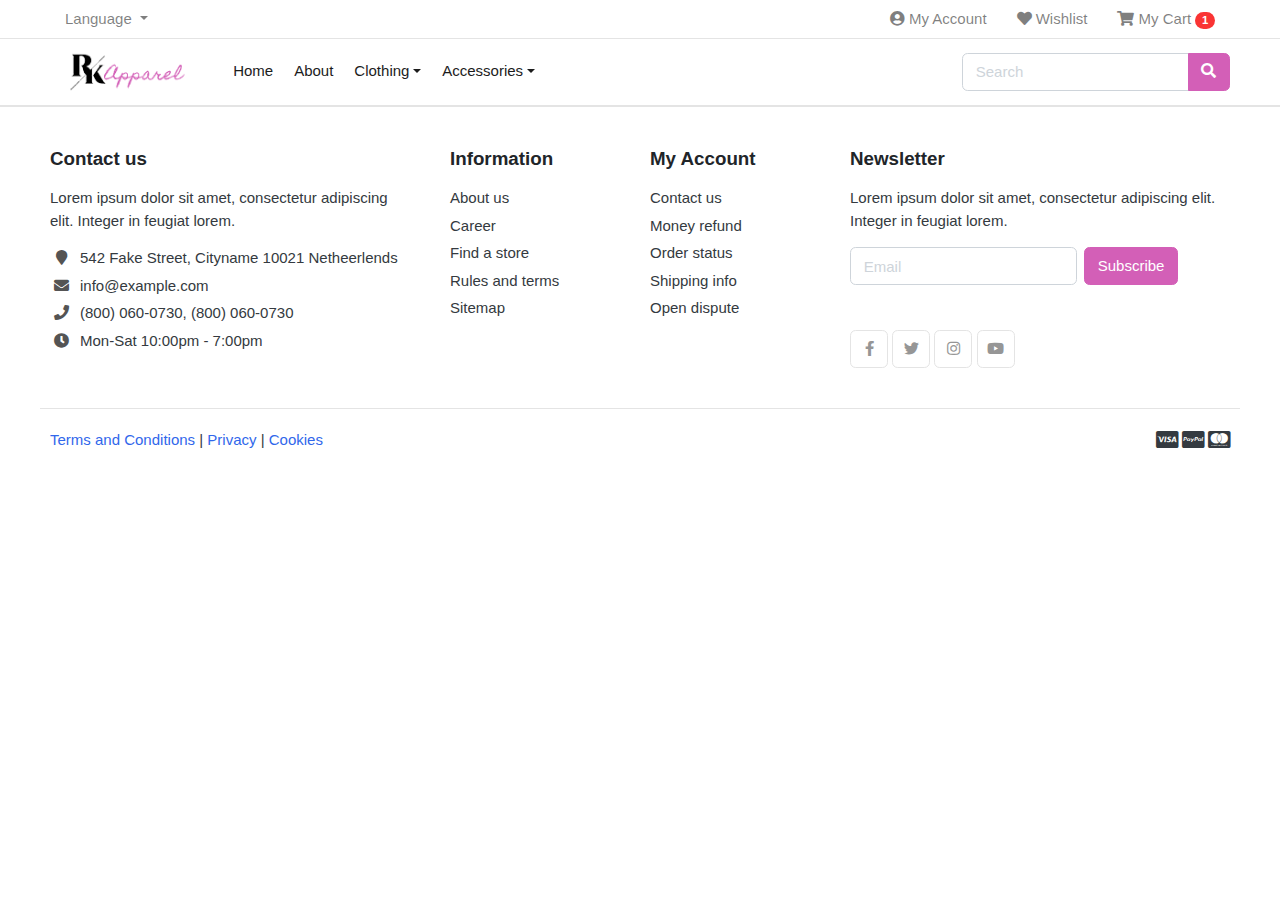
<file: about.html>
<!DOCTYPE HTML>
<html lang="en">
<head>
<meta charset="utf-8">
<meta name="viewport" content="width=device-width, initial-scale=1, shrink-to-fit=no">
<title>RK Apparel</title>

<link rel="shortcut icon" type="image/x-icon" href="images/icons8-shop-100.png">

<!-- jQuery -->
<script src="js/jquery-2.0.0.min.js" type="text/javascript"></script>

<!-- Bootstrap files-->
<script src="js/bootstrap.bundle.min.js" type="text/javascript"></script>
<link href="css/bootstrap.css" rel="stylesheet" type="text/css"/>

<!-- Font awesome 5 -->
<link href="fonts/fontawesome/css/all.min.css" type="text/css" rel="stylesheet">

<!-- custom style -->
<link href="css/ui.css" rel="stylesheet" type="text/css"/>
<link href="css/responsive.css" rel="stylesheet" />

<!-- custom javascript -->
<script src="js/script.js" type="text/javascript"></script>

</head>

<body>

<style type="text/css">
		.section-content{
			min-height: 82vh;
		}
</style>


<header class="section-header">
	<section class="navbar-light border-bottom">
	<div class="container">
	  <nav class="d-flex align-items-center flex-column flex-md-row">
		<ul class="nav mr-md-auto">
				 <li class="nav-item dropdown">
					 <a href="#" class="nav-link dropdown-toggle" data-toggle="dropdown">   Language </a>
					<ul class="dropdown-menu small">
						<li><a class="dropdown-item" href="#">English</a></li>
						<li><a class="dropdown-item" href="#">Bulgatian</a></li>
						<li><a class="dropdown-item" href="#">Russian </a></li>
					</ul>
				</li>
		</ul>
	 
		<ul class="nav ">
			<li class="nav-item"><a href="#" class="nav-link">  <i class="fa fa-user-circle"></i> My Account </a></li>
			<li  class="nav-item"><a href="#" class="nav-link">  <i class="fa fa-heart"></i> Wishlist </a></li>
			<li  class="nav-item"><a href="#" class="nav-link"> <i class="fa fa-shopping-cart"></i> My Cart <span class="badge badge-pill badge-danger">1</span> </a></li>
		</ul>
	  </nav> <!-- nav .// --> 
	</div> <!-- container //  -->
	</section> <!-- header-top .// -->
	
	<section class="border-bottom">
	<nav class="navbar navbar-main  navbar-expand-lg navbar-light">
	  <div class="container">
		  <a class="navbar-brand"><img src="images/logo1.png" class="logo"></a>
		<button class="navbar-toggler" type="button" data-toggle="collapse" data-target="#main_nav2" aria-controls="main_nav" aria-expanded="false" aria-label="Toggle navigation">
		  <span class="navbar-toggler-icon"></span>
		</button>
	
		<div class="collapse navbar-collapse" id="main_nav2">
		  <ul class="navbar-nav mr-auto">
			<li class="nav-item">
			  <a class="nav-link" href="index.html">Home </a>
			</li>
			<li class="nav-item">
			  <a class="nav-link" href="#">About</a>
			</li>
			<li class="nav-item dropdown">
			  <a class="nav-link dropdown-toggle" data-toggle="dropdown" href="#">Clothing</a>
			  <div class="dropdown-menu">
				<a class="dropdown-item" href="#">Women T-Shirts</a>
				<a class="dropdown-item" href="#">Men T-Shirts</a>
			  </div>
			</li>
			<li class="nav-item dropdown">
				<a class="nav-link dropdown-toggle" data-toggle="dropdown" href="#">Accessories</a>
				<div class="dropdown-menu">
				  <a class="dropdown-item" href="#">Bags</a>
				  <a class="dropdown-item" href="#">Hats</a>
				  <a class="dropdown-item" href="#">Sunglasses</a>
				  <a class="dropdown-item" href="#">Masks</a>
				</div>
			  </li>
		  </ul>
	
		  <form class="form-inline my-2 my-lg-0">
				<div class="input-group">
			  <input type="text" class="form-control" placeholder="Search">
			  <div class="input-group-append">
				<button class="btn btn-primary" type="submit">
				  <i class="fa fa-search"></i>
				</button>
			  </div>
			</div>
			  </form>
	
		</div> <!-- collapse .// -->
	  </div> <!-- container .// -->
	</nav>
	</section> <!-- header-main .// -->
	</header> <!-- section-header.// -->



    <!-- ========================= FOOTER ========================= -->
<footer class="section-footer border-top">
	<div class="container">
		<section class="footer-top  padding-y">
			<div class="row">
				<aside class="col-md-4 col-12">
					<article class="mr-md-4">
						<h5 class="title">Contact us</h5>
						<p>Lorem ipsum dolor sit amet, consectetur adipiscing elit. Integer in feugiat lorem. </p>
						<ul class="list-icon">
							<li> <i class="icon fa fa-map-marker"> </i>542 Fake Street, Cityname 10021 Netheerlends </li>
							<li> <i class="icon fa fa-envelope"> </i> info@example.com</li>
							<li> <i class="icon fa fa-phone"> </i> (800) 060-0730, (800) 060-0730</li>
							<li> <i class="icon fa fa-clock"> </i>Mon-Sat 10:00pm - 7:00pm</li>
						</ul>
					</article>
				</aside>
				<aside class="col-md col-6">
					<h5 class="title">Information</h5>
					<ul class="list-unstyled">
						<li> <a href="#">About us</a></li>
						<li> <a href="#">Career</a></li>
						<li> <a href="#">Find a store</a></li>
						<li> <a href="#">Rules and terms</a></li>
						<li> <a href="#">Sitemap</a></li>
					</ul>
				</aside>
				<aside class="col-md col-6">
					<h5 class="title">My Account</h5>
					<ul class="list-unstyled">
						<li> <a href="#">Contact us</a></li>
						<li> <a href="#">Money refund</a></li>
						<li> <a href="#">Order status</a></li>
						<li> <a href="#">Shipping info</a></li>
						<li> <a href="#">Open dispute</a></li>
					</ul>
				</aside>
				<aside class="col-md-4 col-12">
					<h5 class="title">Newsletter</h5>
					<p>Lorem ipsum dolor sit amet, consectetur adipiscing elit. Integer in feugiat lorem. </p>
					
					<form class="form-inline mb-3">
						<input type="text" placeholder="Email" class="form-control" name="">
						<button class="btn ml-2 btn-warning"> Subscribe</button>
					</form>

					<p class="text-white-50 mb-2">Follow us on social media</p>
					<div>
						<a href="#" class="btn btn-icon btn-light"><i class="fab fa-facebook-f"></i></a>
						<a href="#" class="btn btn-icon btn-light"><i class="fab fa-twitter"></i></a>
						<a href="#" class="btn btn-icon btn-light"><i class="fab fa-instagram"></i></a>
						<a href="#" class="btn btn-icon btn-light"><i class="fab fa-youtube"></i></a>
					</div>

				</aside>
			</div> <!-- row.// -->
		</section>	<!-- footer-top.// -->

		<section class="footer-bottom border-top row">
			<div class="col-md-6">
				<p class="mb-0">
					<a href="">Terms and Conditions</a> | 
					<a href="">Privacy</a> | 
					<a href="">Cookies</a>
				</p>
			</div>
			<div class="col-md-6 text-md-right">
				<i class="fab fa-lg fa-cc-visa"></i>
				<i class="fab fa-lg fa-cc-paypal"></i>
				<i class="fab fa-lg fa-cc-mastercard"></i>
			</div>
		</section>
	</div><!-- //container -->
</footer>
</body>
</html>
</file>
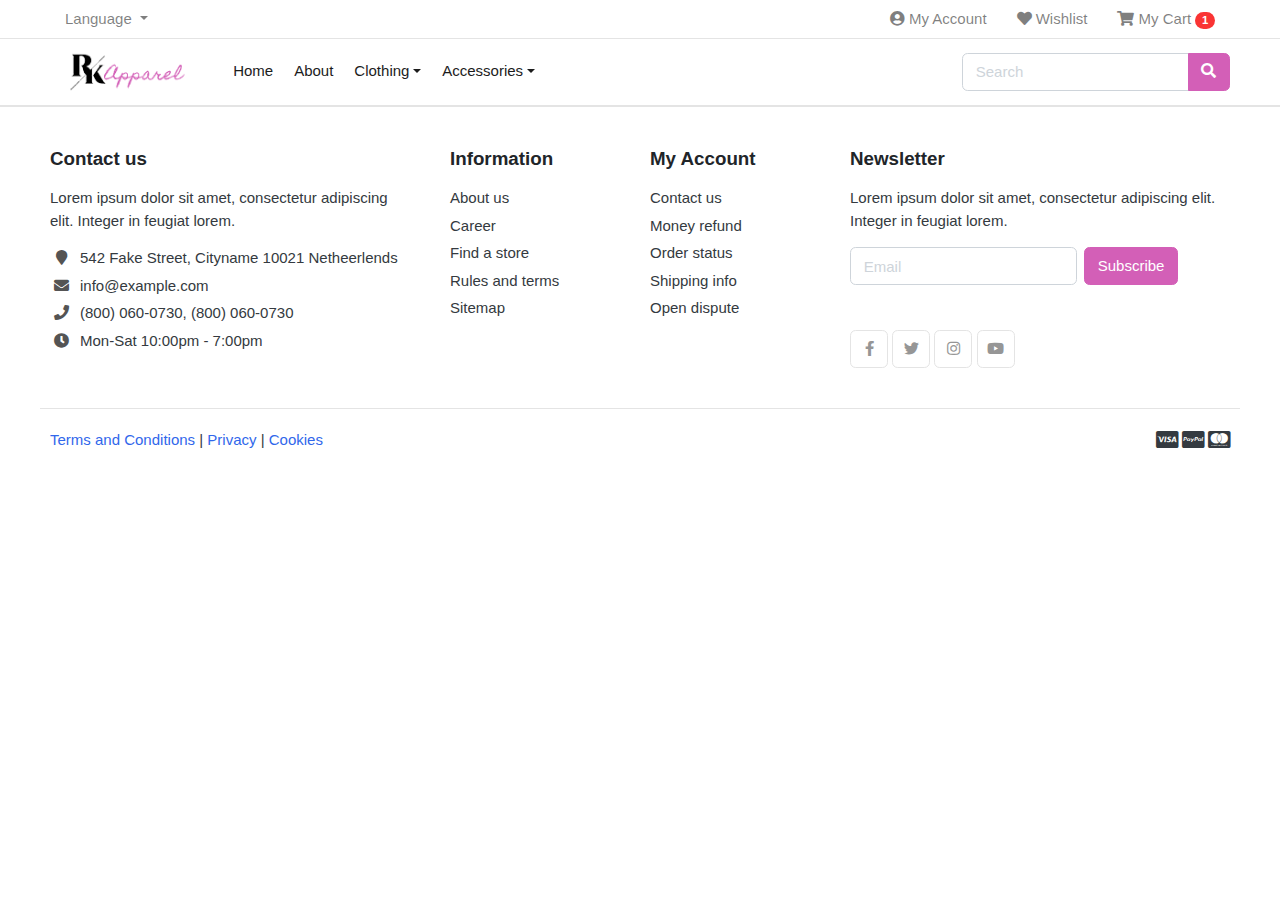
<file: accessories.html>
<!DOCTYPE HTML>
<html lang="en">
<head>
<meta charset="utf-8">
<meta name="viewport" content="width=device-width, initial-scale=1, shrink-to-fit=no">
<title>RK Apparel</title>

<link rel="shortcut icon" type="image/x-icon" href="images/icons8-shop-100.png">

<!-- jQuery -->
<script src="js/jquery-2.0.0.min.js" type="text/javascript"></script>

<!-- Bootstrap files-->
<script src="js/bootstrap.bundle.min.js" type="text/javascript"></script>
<link href="css/bootstrap.css" rel="stylesheet" type="text/css"/>

<!-- Font awesome 5 -->
<link href="fonts/fontawesome/css/all.min.css" type="text/css" rel="stylesheet">

<!-- custom style -->
<link href="css/ui.css" rel="stylesheet" type="text/css"/>
<link href="css/responsive.css" rel="stylesheet" />

<!-- custom javascript -->
<script src="js/script.js" type="text/javascript"></script>

</head>

<body>

<style type="text/css">
		.section-content{
			min-height: 82vh;
		}
</style>


<header class="section-header">
	<section class="navbar-light border-bottom">
	<div class="container">
	  <nav class="d-flex align-items-center flex-column flex-md-row">
		<ul class="nav mr-md-auto">
				 <li class="nav-item dropdown">
					 <a href="#" class="nav-link dropdown-toggle" data-toggle="dropdown">   Language </a>
					<ul class="dropdown-menu small">
						<li><a class="dropdown-item" href="#">English</a></li>
						<li><a class="dropdown-item" href="#">Bulgatian</a></li>
						<li><a class="dropdown-item" href="#">Russian </a></li>
					</ul>
				</li>
		</ul>
	 
		<ul class="nav ">
			<li class="nav-item"><a href="#" class="nav-link">  <i class="fa fa-user-circle"></i> My Account </a></li>
			<li  class="nav-item"><a href="#" class="nav-link">  <i class="fa fa-heart"></i> Wishlist </a></li>
			<li  class="nav-item"><a href="#" class="nav-link"> <i class="fa fa-shopping-cart"></i> My Cart <span class="badge badge-pill badge-danger">1</span> </a></li>
		</ul>
	  </nav> <!-- nav .// --> 
	</div> <!-- container //  -->
	</section> <!-- header-top .// -->
	
	<section class="border-bottom">
	<nav class="navbar navbar-main  navbar-expand-lg navbar-light">
	  <div class="container">
		  <a class="navbar-brand"><img src="images/logo1.png" class="logo"></a>
		<button class="navbar-toggler" type="button" data-toggle="collapse" data-target="#main_nav2" aria-controls="main_nav" aria-expanded="false" aria-label="Toggle navigation">
		  <span class="navbar-toggler-icon"></span>
		</button>
	
		<div class="collapse navbar-collapse" id="main_nav2">
		  <ul class="navbar-nav mr-auto">
			<li class="nav-item">
			  <a class="nav-link" href="#">Home </a>
			</li>
			<li class="nav-item">
			  <a class="nav-link" href="#">About</a>
			</li>
			<li class="nav-item dropdown">
			  <a class="nav-link dropdown-toggle" data-toggle="dropdown" href="#">Clothing</a>
			  <div class="dropdown-menu">
				<a class="dropdown-item" href="#">Women T-Shirts</a>
				<a class="dropdown-item" href="#">Men T-Shirts</a>
			  </div>
			</li>
			<li class="nav-item dropdown">
				<a class="nav-link dropdown-toggle" data-toggle="dropdown" href="#">Accessories</a>
				<div class="dropdown-menu">
				  <a class="dropdown-item" href="#">Bags</a>
				  <a class="dropdown-item" href="#">Hats</a>
				  <a class="dropdown-item" href="#">Sunglasses</a>
				  <a class="dropdown-item" href="#">Masks</a>
				</div>
			  </li>
		  </ul>
	
		  <form class="form-inline my-2 my-lg-0">
				<div class="input-group">
			  <input type="text" class="form-control" placeholder="Search">
			  <div class="input-group-append">
				<button class="btn btn-primary" type="submit">
				  <i class="fa fa-search"></i>
				</button>
			  </div>
			</div>
			  </form>
	
		</div> <!-- collapse .// -->
	  </div> <!-- container .// -->
	</nav>
	</section> <!-- header-main .// -->
	</header> <!-- section-header.// -->



    <!-- ========================= FOOTER ========================= -->
<footer class="section-footer border-top">
	<div class="container">
		<section class="footer-top  padding-y">
			<div class="row">
				<aside class="col-md-4 col-12">
					<article class="mr-md-4">
						<h5 class="title">Contact us</h5>
						<p>Lorem ipsum dolor sit amet, consectetur adipiscing elit. Integer in feugiat lorem. </p>
						<ul class="list-icon">
							<li> <i class="icon fa fa-map-marker"> </i>542 Fake Street, Cityname 10021 Netheerlends </li>
							<li> <i class="icon fa fa-envelope"> </i> info@example.com</li>
							<li> <i class="icon fa fa-phone"> </i> (800) 060-0730, (800) 060-0730</li>
							<li> <i class="icon fa fa-clock"> </i>Mon-Sat 10:00pm - 7:00pm</li>
						</ul>
					</article>
				</aside>
				<aside class="col-md col-6">
					<h5 class="title">Information</h5>
					<ul class="list-unstyled">
						<li> <a href="#">About us</a></li>
						<li> <a href="#">Career</a></li>
						<li> <a href="#">Find a store</a></li>
						<li> <a href="#">Rules and terms</a></li>
						<li> <a href="#">Sitemap</a></li>
					</ul>
				</aside>
				<aside class="col-md col-6">
					<h5 class="title">My Account</h5>
					<ul class="list-unstyled">
						<li> <a href="#">Contact us</a></li>
						<li> <a href="#">Money refund</a></li>
						<li> <a href="#">Order status</a></li>
						<li> <a href="#">Shipping info</a></li>
						<li> <a href="#">Open dispute</a></li>
					</ul>
				</aside>
				<aside class="col-md-4 col-12">
					<h5 class="title">Newsletter</h5>
					<p>Lorem ipsum dolor sit amet, consectetur adipiscing elit. Integer in feugiat lorem. </p>
					
					<form class="form-inline mb-3">
						<input type="text" placeholder="Email" class="form-control" name="">
						<button class="btn ml-2 btn-warning"> Subscribe</button>
					</form>

					<p class="text-white-50 mb-2">Follow us on social media</p>
					<div>
						<a href="#" class="btn btn-icon btn-light"><i class="fab fa-facebook-f"></i></a>
						<a href="#" class="btn btn-icon btn-light"><i class="fab fa-twitter"></i></a>
						<a href="#" class="btn btn-icon btn-light"><i class="fab fa-instagram"></i></a>
						<a href="#" class="btn btn-icon btn-light"><i class="fab fa-youtube"></i></a>
					</div>

				</aside>
			</div> <!-- row.// -->
		</section>	<!-- footer-top.// -->

		<section class="footer-bottom border-top row">
			<div class="col-md-6">
				<p class="mb-0">
					<a href="">Terms and Conditions</a> | 
					<a href="">Privacy</a> | 
					<a href="">Cookies</a>
				</p>
			</div>
			<div class="col-md-6 text-md-right">
				<i class="fab fa-lg fa-cc-visa"></i>
				<i class="fab fa-lg fa-cc-paypal"></i>
				<i class="fab fa-lg fa-cc-mastercard"></i>
			</div>
		</section>
	</div><!-- //container -->
</footer>
</body>
</html>
</file>
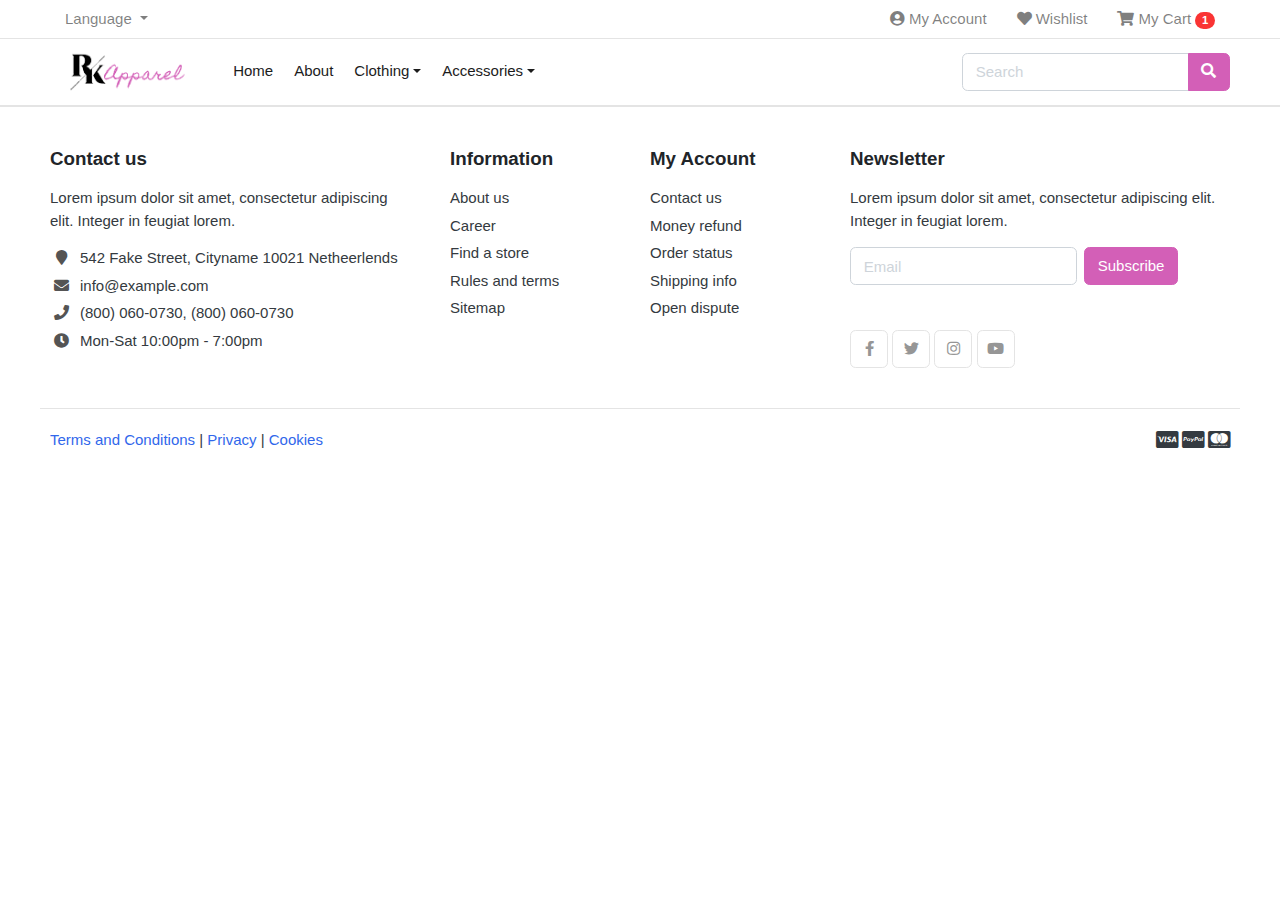
<file: clothing.html>
<!DOCTYPE HTML>
<html lang="en">
<head>
<meta charset="utf-8">
<meta name="viewport" content="width=device-width, initial-scale=1, shrink-to-fit=no">
<title>RK Apparel</title>

<link rel="shortcut icon" type="image/x-icon" href="images/icons8-shop-100.png">

<!-- jQuery -->
<script src="js/jquery-2.0.0.min.js" type="text/javascript"></script>

<!-- Bootstrap files-->
<script src="js/bootstrap.bundle.min.js" type="text/javascript"></script>
<link href="css/bootstrap.css" rel="stylesheet" type="text/css"/>

<!-- Font awesome 5 -->
<link href="fonts/fontawesome/css/all.min.css" type="text/css" rel="stylesheet">

<!-- custom style -->
<link href="css/ui.css" rel="stylesheet" type="text/css"/>
<link href="css/responsive.css" rel="stylesheet" />

<!-- custom javascript -->
<script src="js/script.js" type="text/javascript"></script>

</head>

<body>

<style type="text/css">
		.section-content{
			min-height: 82vh;
		}
</style>


<header class="section-header">
	<section class="navbar-light border-bottom">
	<div class="container">
	  <nav class="d-flex align-items-center flex-column flex-md-row">
		<ul class="nav mr-md-auto">
				 <li class="nav-item dropdown">
					 <a href="#" class="nav-link dropdown-toggle" data-toggle="dropdown">   Language </a>
					<ul class="dropdown-menu small">
						<li><a class="dropdown-item" href="#">English</a></li>
						<li><a class="dropdown-item" href="#">Bulgatian</a></li>
						<li><a class="dropdown-item" href="#">Russian </a></li>
					</ul>
				</li>
		</ul>
	 
		<ul class="nav ">
			<li class="nav-item"><a href="#" class="nav-link">  <i class="fa fa-user-circle"></i> My Account </a></li>
			<li  class="nav-item"><a href="#" class="nav-link">  <i class="fa fa-heart"></i> Wishlist </a></li>
			<li  class="nav-item"><a href="#" class="nav-link"> <i class="fa fa-shopping-cart"></i> My Cart <span class="badge badge-pill badge-danger">1</span> </a></li>
		</ul>
	  </nav> <!-- nav .// --> 
	</div> <!-- container //  -->
	</section> <!-- header-top .// -->
	
	<section class="border-bottom">
	<nav class="navbar navbar-main  navbar-expand-lg navbar-light">
	  <div class="container">
		  <a class="navbar-brand"><img src="images/logo1.png" class="logo"></a>
		<button class="navbar-toggler" type="button" data-toggle="collapse" data-target="#main_nav2" aria-controls="main_nav" aria-expanded="false" aria-label="Toggle navigation">
		  <span class="navbar-toggler-icon"></span>
		</button>
	
		<div class="collapse navbar-collapse" id="main_nav2">
		  <ul class="navbar-nav mr-auto">
			<li class="nav-item">
			  <a class="nav-link" href="#">Home </a>
			</li>
			<li class="nav-item">
			  <a class="nav-link" href="#">About</a>
			</li>
			<li class="nav-item dropdown">
			  <a class="nav-link dropdown-toggle" data-toggle="dropdown" href="#">Clothing</a>
			  <div class="dropdown-menu">
				<a class="dropdown-item" href="#">Women T-Shirts</a>
				<a class="dropdown-item" href="#">Men T-Shirts</a>
			  </div>
			</li>
			<li class="nav-item dropdown">
				<a class="nav-link dropdown-toggle" data-toggle="dropdown" href="#">Accessories</a>
				<div class="dropdown-menu">
				  <a class="dropdown-item" href="#">Bags</a>
				  <a class="dropdown-item" href="#">Hats</a>
				  <a class="dropdown-item" href="#">Sunglasses</a>
				  <a class="dropdown-item" href="#">Masks</a>
				</div>
			  </li>
		  </ul>
	
		  <form class="form-inline my-2 my-lg-0">
				<div class="input-group">
			  <input type="text" class="form-control" placeholder="Search">
			  <div class="input-group-append">
				<button class="btn btn-primary" type="submit">
				  <i class="fa fa-search"></i>
				</button>
			  </div>
			</div>
			  </form>
	
		</div> <!-- collapse .// -->
	  </div> <!-- container .// -->
	</nav>
	</section> <!-- header-main .// -->
	</header> <!-- section-header.// -->





    <!-- ========================= FOOTER ========================= -->
<footer class="section-footer border-top">
	<div class="container">
		<section class="footer-top  padding-y">
			<div class="row">
				<aside class="col-md-4 col-12">
					<article class="mr-md-4">
						<h5 class="title">Contact us</h5>
						<p>Lorem ipsum dolor sit amet, consectetur adipiscing elit. Integer in feugiat lorem. </p>
						<ul class="list-icon">
							<li> <i class="icon fa fa-map-marker"> </i>542 Fake Street, Cityname 10021 Netheerlends </li>
							<li> <i class="icon fa fa-envelope"> </i> info@example.com</li>
							<li> <i class="icon fa fa-phone"> </i> (800) 060-0730, (800) 060-0730</li>
							<li> <i class="icon fa fa-clock"> </i>Mon-Sat 10:00pm - 7:00pm</li>
						</ul>
					</article>
				</aside>
				<aside class="col-md col-6">
					<h5 class="title">Information</h5>
					<ul class="list-unstyled">
						<li> <a href="#">About us</a></li>
						<li> <a href="#">Career</a></li>
						<li> <a href="#">Find a store</a></li>
						<li> <a href="#">Rules and terms</a></li>
						<li> <a href="#">Sitemap</a></li>
					</ul>
				</aside>
				<aside class="col-md col-6">
					<h5 class="title">My Account</h5>
					<ul class="list-unstyled">
						<li> <a href="#">Contact us</a></li>
						<li> <a href="#">Money refund</a></li>
						<li> <a href="#">Order status</a></li>
						<li> <a href="#">Shipping info</a></li>
						<li> <a href="#">Open dispute</a></li>
					</ul>
				</aside>
				<aside class="col-md-4 col-12">
					<h5 class="title">Newsletter</h5>
					<p>Lorem ipsum dolor sit amet, consectetur adipiscing elit. Integer in feugiat lorem. </p>
					
					<form class="form-inline mb-3">
						<input type="text" placeholder="Email" class="form-control" name="">
						<button class="btn ml-2 btn-warning"> Subscribe</button>
					</form>

					<p class="text-white-50 mb-2">Follow us on social media</p>
					<div>
						<a href="#" class="btn btn-icon btn-light"><i class="fab fa-facebook-f"></i></a>
						<a href="#" class="btn btn-icon btn-light"><i class="fab fa-twitter"></i></a>
						<a href="#" class="btn btn-icon btn-light"><i class="fab fa-instagram"></i></a>
						<a href="#" class="btn btn-icon btn-light"><i class="fab fa-youtube"></i></a>
					</div>

				</aside>
			</div> <!-- row.// -->
		</section>	<!-- footer-top.// -->

		<section class="footer-bottom border-top row">
			<div class="col-md-6">
				<p class="mb-0">
					<a href="">Terms and Conditions</a> | 
					<a href="">Privacy</a> | 
					<a href="">Cookies</a>
				</p>
			</div>
			<div class="col-md-6 text-md-right">
				<i class="fab fa-lg fa-cc-visa"></i>
				<i class="fab fa-lg fa-cc-paypal"></i>
				<i class="fab fa-lg fa-cc-mastercard"></i>
			</div>
		</section>
	</div><!-- //container -->
</footer>
</body>
</html>
</file>
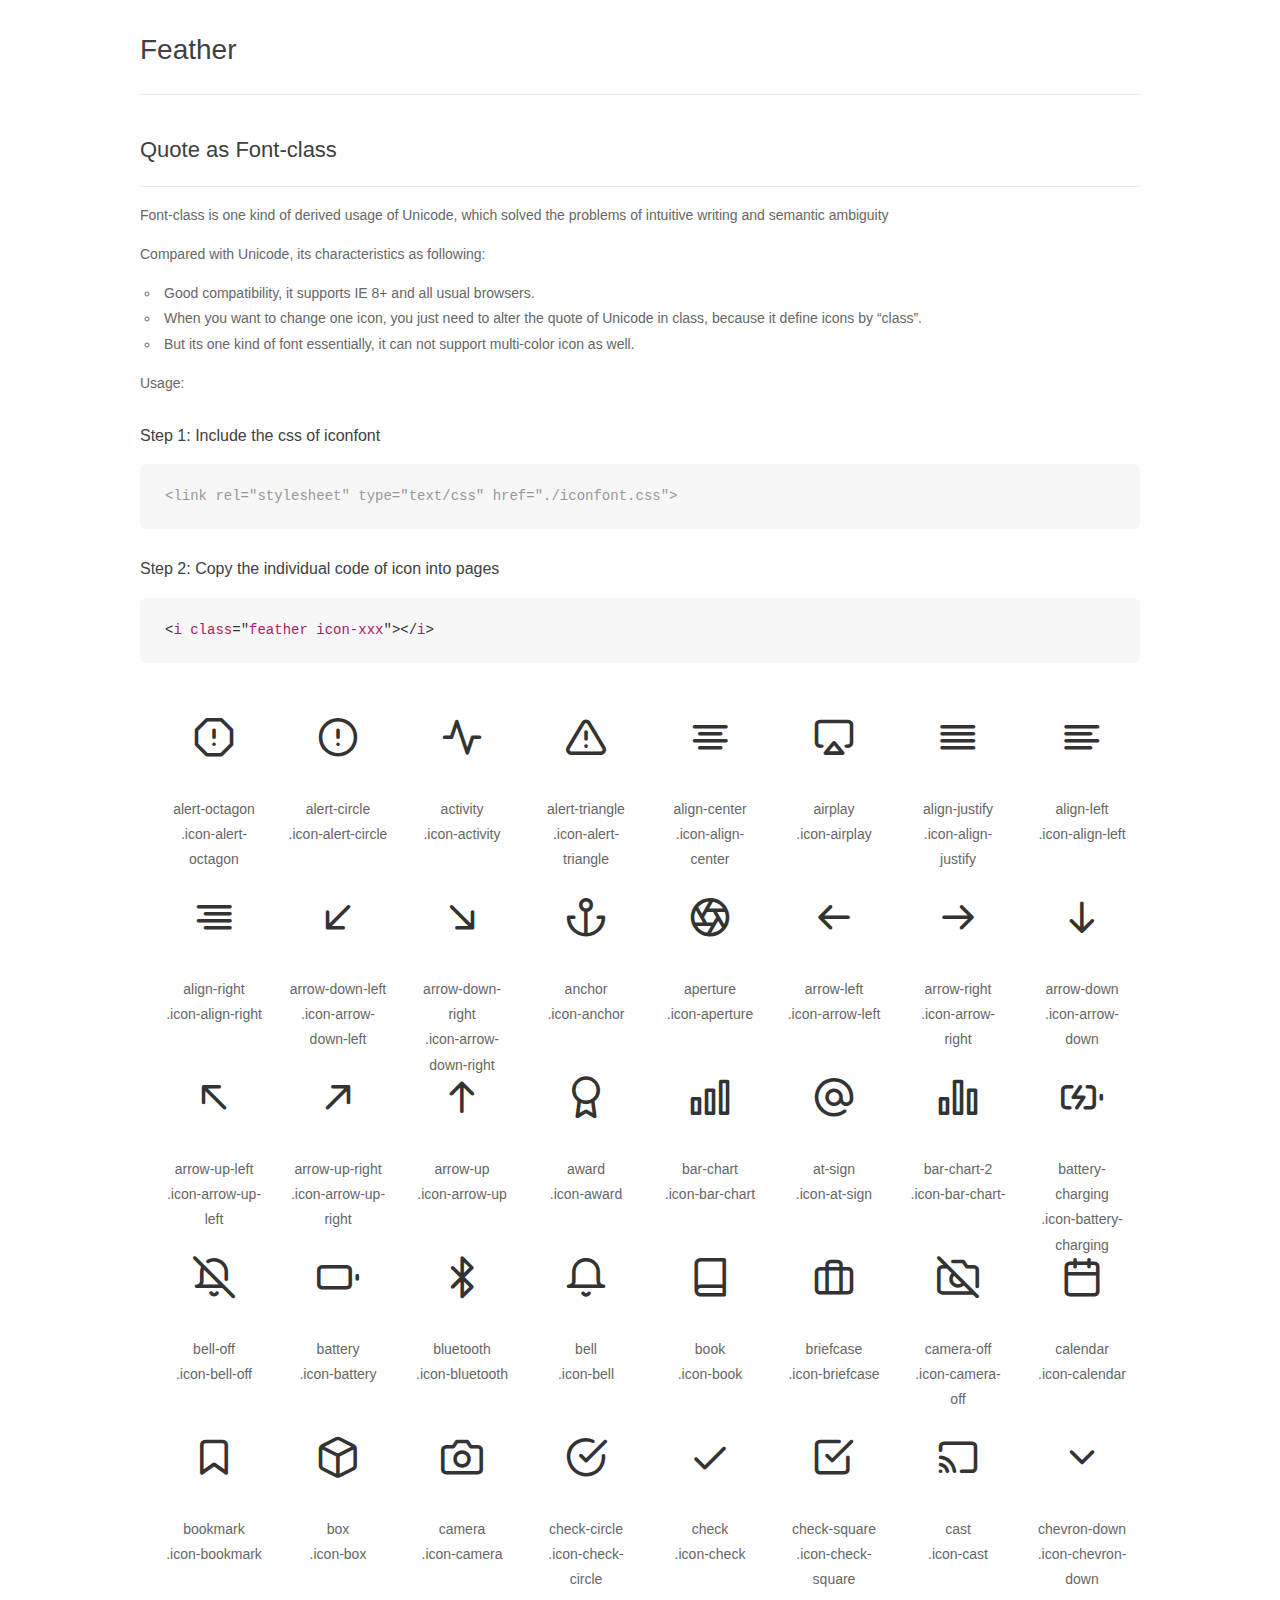
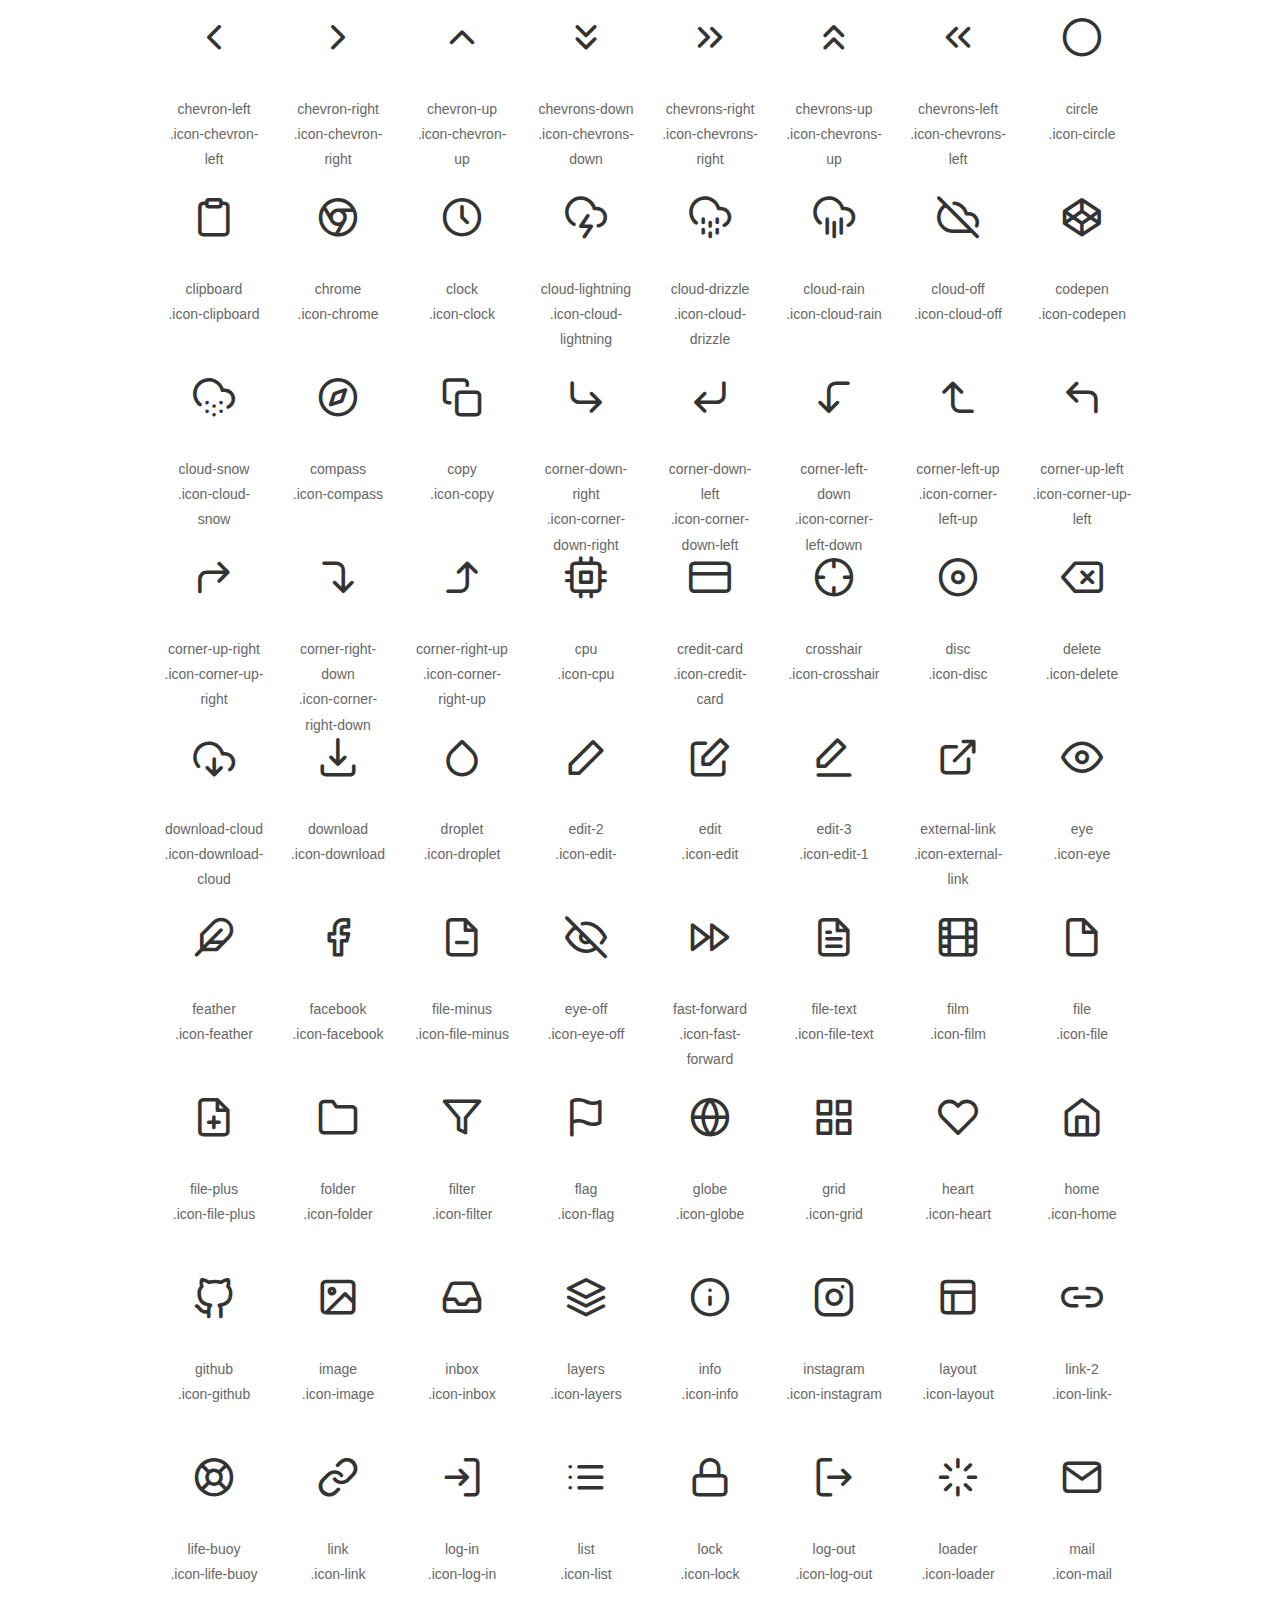
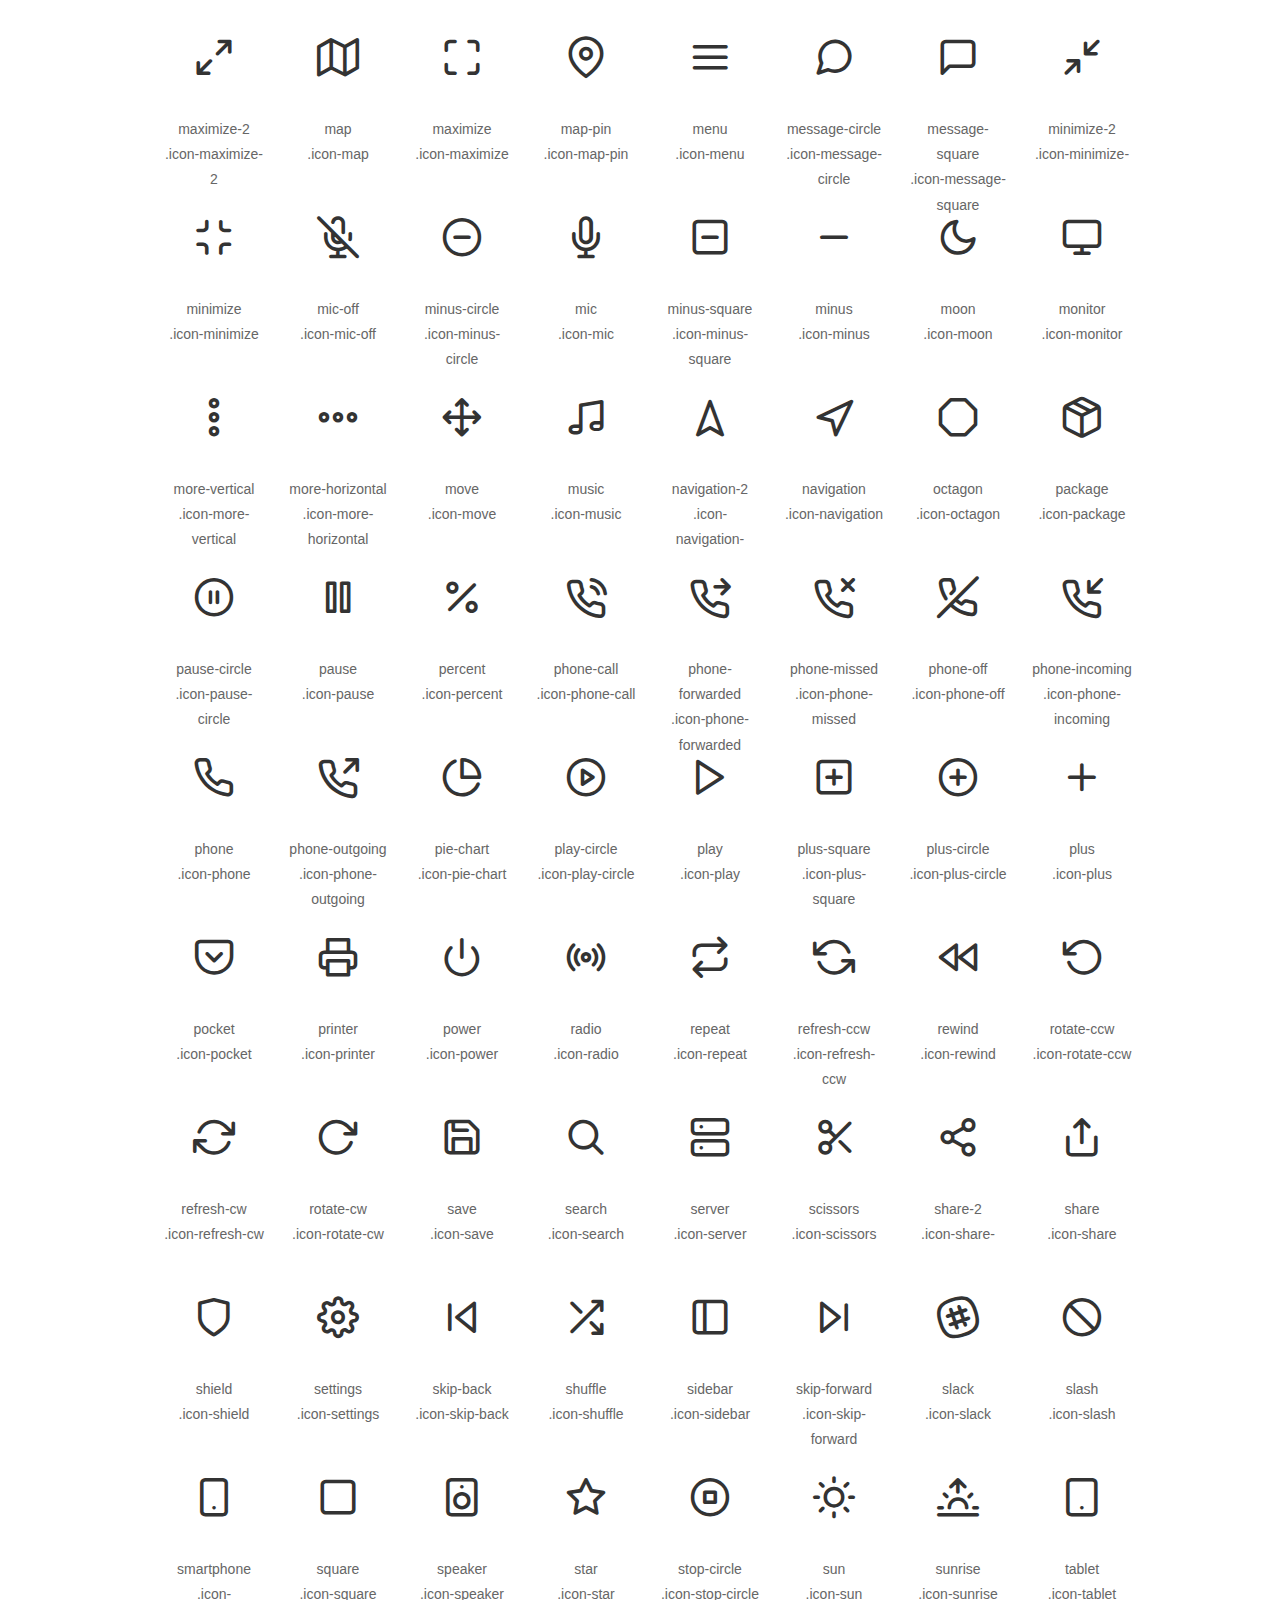
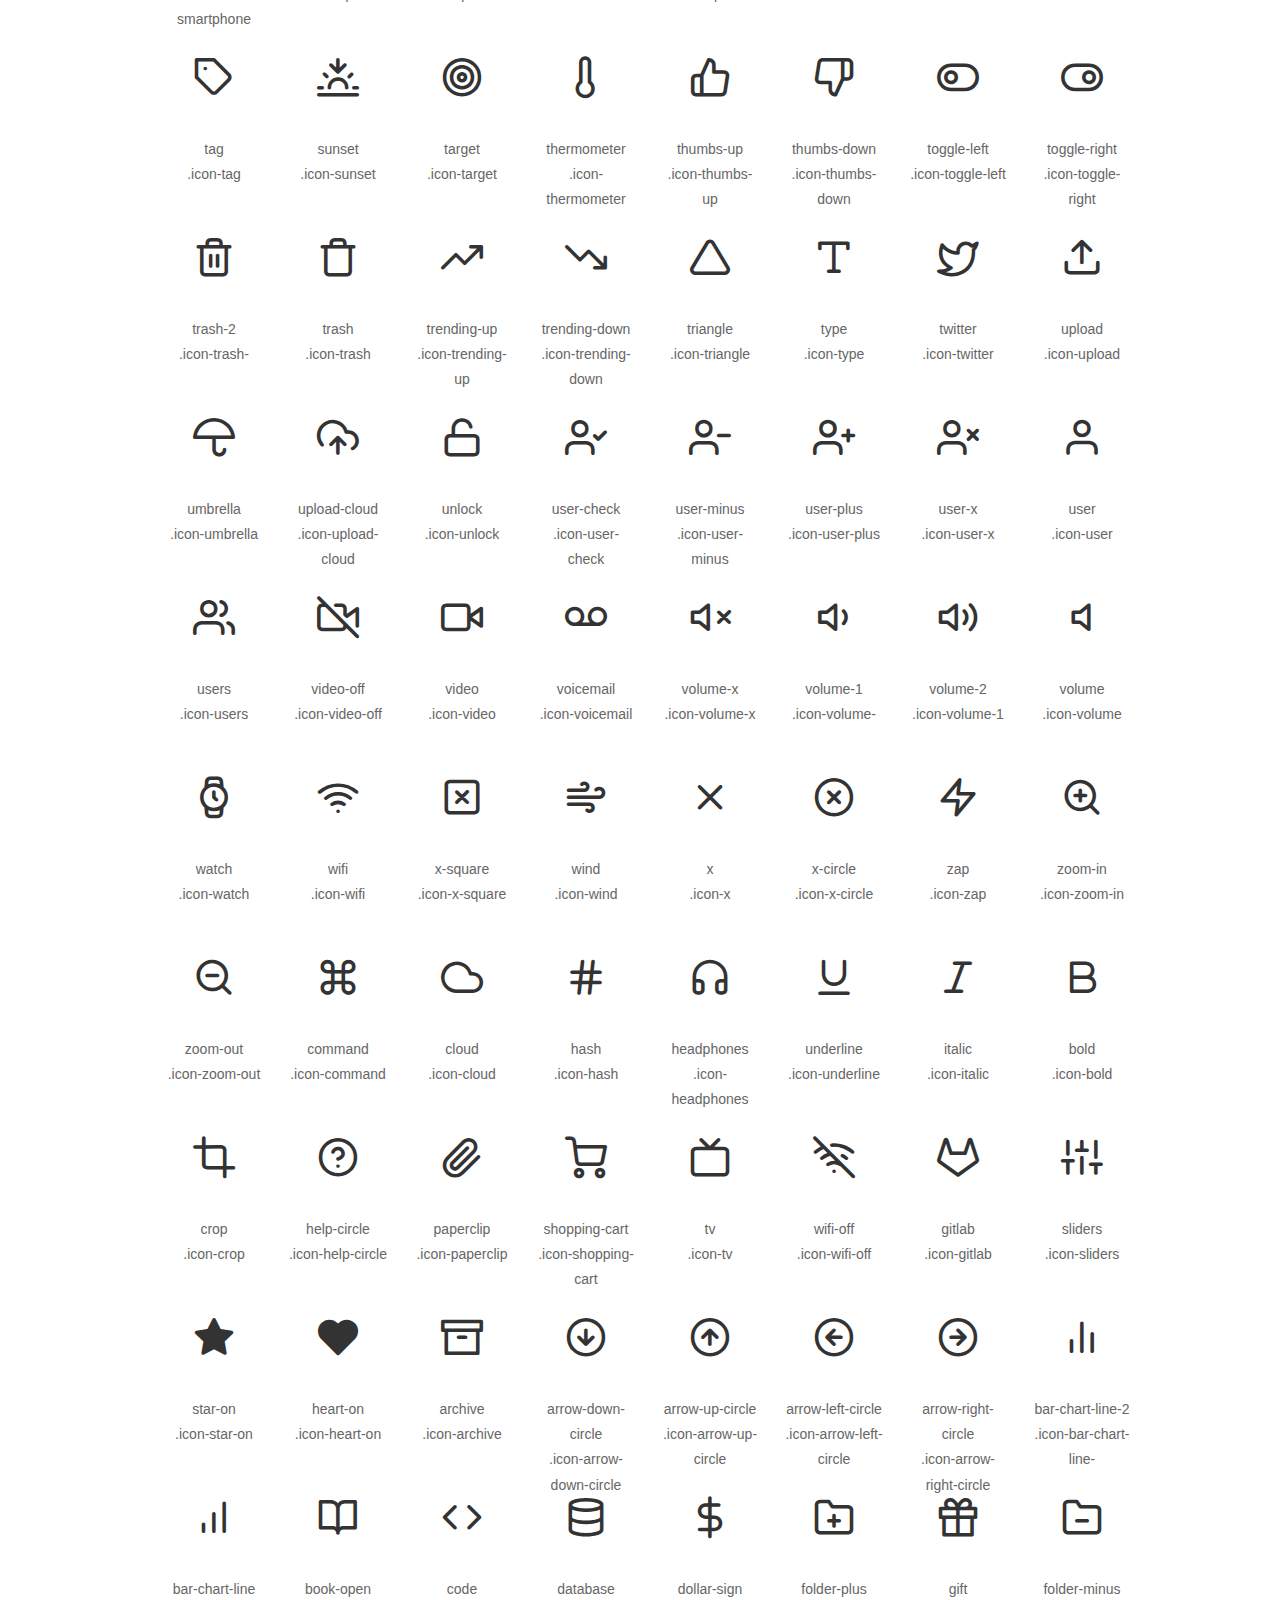
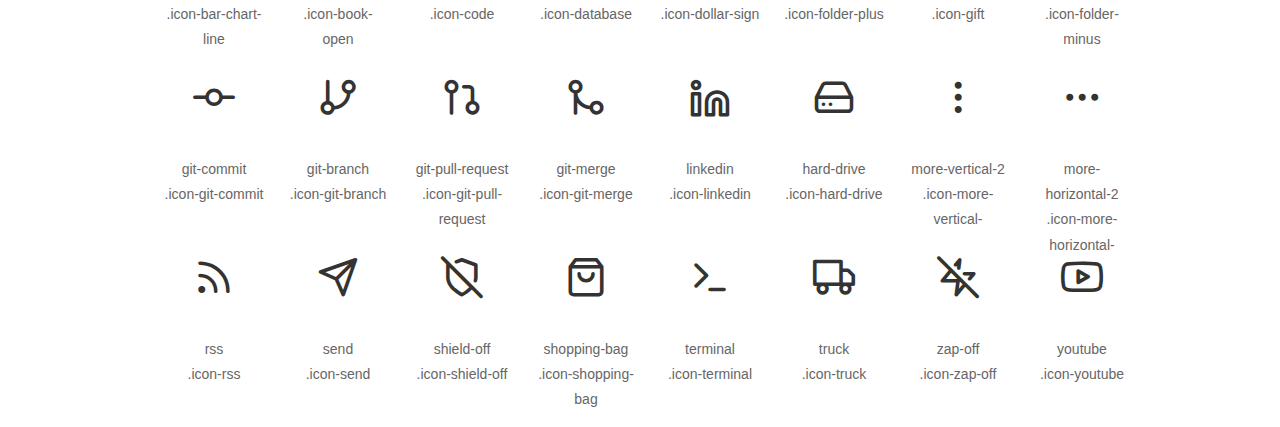
<file: fonts/feathericons/preview.html>
<!DOCTYPE html>
<html>
<head>
  <meta charset="utf-8" />
  <title>IconFont</title>
  <link rel="stylesheet" href="index.css">
  <link rel="stylesheet" href="css/iconfont.css">
</head>
<body>
  <div class="main markdown">
    <h1>Feather</h1>
    <hr>
    
    <h2 id="font-class-">Quote as Font-class</h2>
    <hr>

    <p>Font-class is one kind of derived usage of Unicode, which solved the problems of intuitive writing and semantic ambiguity</p>
    <p>Compared with Unicode, its characteristics as following:</p>
    <ul>
      <li>Good compatibility, it supports IE 8+ and all usual browsers.</li>
      <li>When you want to change one icon, you just need to alter the quote of Unicode in class, because it define icons by “class”.</li>
      <li>But its one kind of font essentially, it can not support multi-color icon as well.</li>
    </ul>

    <p>Usage:</p>

    <h3 id="-fontclass-">Step 1: Include the css of iconfont</h3>
    <pre><code class="lang-js hljs javascript"><span class="hljs-comment">&lt;link rel="stylesheet" type="text/css" href="./iconfont.css"&gt;</span></code></pre>
    
    <h3 id="-">Step 2: Copy the individual code of icon into pages</h3>
    <pre><code class="lang-css hljs">&lt;<span class="hljs-selector-tag">i</span> <span class="hljs-selector-tag">class</span>="<span class="hljs-selector-tag">feather</span> <span class="hljs-selector-tag">icon-xxx</span>"&gt;&lt;/<span class="hljs-selector-tag">i</span>&gt;</code></pre>

    <ul class="icon_lists clear">

      <li>
        <i class="icon feather icon-alert-octagon"></i>
        <div class="name">alert-octagon</div>
        <div class="fontclass">.icon-alert-octagon</div>
      </li>

      <li>
        <i class="icon feather icon-alert-circle"></i>
        <div class="name">alert-circle</div>
        <div class="fontclass">.icon-alert-circle</div>
      </li>

      <li>
        <i class="icon feather icon-activity"></i>
        <div class="name">activity</div>
        <div class="fontclass">.icon-activity</div>
      </li>

      <li>
        <i class="icon feather icon-alert-triangle"></i>
        <div class="name">alert-triangle</div>
        <div class="fontclass">.icon-alert-triangle</div>
      </li>

      <li>
        <i class="icon feather icon-align-center"></i>
        <div class="name">align-center</div>
        <div class="fontclass">.icon-align-center</div>
      </li>

      <li>
        <i class="icon feather icon-airplay"></i>
        <div class="name">airplay</div>
        <div class="fontclass">.icon-airplay</div>
      </li>

      <li>
        <i class="icon feather icon-align-justify"></i>
        <div class="name">align-justify</div>
        <div class="fontclass">.icon-align-justify</div>
      </li>

      <li>
        <i class="icon feather icon-align-left"></i>
        <div class="name">align-left</div>
        <div class="fontclass">.icon-align-left</div>
      </li>

      <li>
        <i class="icon feather icon-align-right"></i>
        <div class="name">align-right</div>
        <div class="fontclass">.icon-align-right</div>
      </li>

      <li>
        <i class="icon feather icon-arrow-down-left"></i>
        <div class="name">arrow-down-left</div>
        <div class="fontclass">.icon-arrow-down-left</div>
      </li>

      <li>
        <i class="icon feather icon-arrow-down-right"></i>
        <div class="name">arrow-down-right</div>
        <div class="fontclass">.icon-arrow-down-right</div>
      </li>

      <li>
        <i class="icon feather icon-anchor"></i>
        <div class="name">anchor</div>
        <div class="fontclass">.icon-anchor</div>
      </li>

      <li>
        <i class="icon feather icon-aperture"></i>
        <div class="name">aperture</div>
        <div class="fontclass">.icon-aperture</div>
      </li>

      <li>
        <i class="icon feather icon-arrow-left"></i>
        <div class="name">arrow-left</div>
        <div class="fontclass">.icon-arrow-left</div>
      </li>

      <li>
        <i class="icon feather icon-arrow-right"></i>
        <div class="name">arrow-right</div>
        <div class="fontclass">.icon-arrow-right</div>
      </li>

      <li>
        <i class="icon feather icon-arrow-down"></i>
        <div class="name">arrow-down</div>
        <div class="fontclass">.icon-arrow-down</div>
      </li>

      <li>
        <i class="icon feather icon-arrow-up-left"></i>
        <div class="name">arrow-up-left</div>
        <div class="fontclass">.icon-arrow-up-left</div>
      </li>

      <li>
        <i class="icon feather icon-arrow-up-right"></i>
        <div class="name">arrow-up-right</div>
        <div class="fontclass">.icon-arrow-up-right</div>
      </li>

      <li>
        <i class="icon feather icon-arrow-up"></i>
        <div class="name">arrow-up</div>
        <div class="fontclass">.icon-arrow-up</div>
      </li>

      <li>
        <i class="icon feather icon-award"></i>
        <div class="name">award</div>
        <div class="fontclass">.icon-award</div>
      </li>

      <li>
        <i class="icon feather icon-bar-chart"></i>
        <div class="name">bar-chart</div>
        <div class="fontclass">.icon-bar-chart</div>
      </li>

      <li>
        <i class="icon feather icon-at-sign"></i>
        <div class="name">at-sign</div>
        <div class="fontclass">.icon-at-sign</div>
      </li>

      <li>
        <i class="icon feather icon-bar-chart-2"></i>
        <div class="name">bar-chart-2</div>
        <div class="fontclass">.icon-bar-chart-</div>
      </li>

      <li>
        <i class="icon feather icon-battery-charging"></i>
        <div class="name">battery-charging</div>
        <div class="fontclass">.icon-battery-charging</div>
      </li>

      <li>
        <i class="icon feather icon-bell-off"></i>
        <div class="name">bell-off</div>
        <div class="fontclass">.icon-bell-off</div>
      </li>

      <li>
        <i class="icon feather icon-battery"></i>
        <div class="name">battery</div>
        <div class="fontclass">.icon-battery</div>
      </li>

      <li>
        <i class="icon feather icon-bluetooth"></i>
        <div class="name">bluetooth</div>
        <div class="fontclass">.icon-bluetooth</div>
      </li>

      <li>
        <i class="icon feather icon-bell"></i>
        <div class="name">bell</div>
        <div class="fontclass">.icon-bell</div>
      </li>

      <li>
        <i class="icon feather icon-book"></i>
        <div class="name">book</div>
        <div class="fontclass">.icon-book</div>
      </li>

      <li>
        <i class="icon feather icon-briefcase"></i>
        <div class="name">briefcase</div>
        <div class="fontclass">.icon-briefcase</div>
      </li>

      <li>
        <i class="icon feather icon-camera-off"></i>
        <div class="name">camera-off</div>
        <div class="fontclass">.icon-camera-off</div>
      </li>

      <li>
        <i class="icon feather icon-calendar"></i>
        <div class="name">calendar</div>
        <div class="fontclass">.icon-calendar</div>
      </li>

      <li>
        <i class="icon feather icon-bookmark"></i>
        <div class="name">bookmark</div>
        <div class="fontclass">.icon-bookmark</div>
      </li>

      <li>
        <i class="icon feather icon-box"></i>
        <div class="name">box</div>
        <div class="fontclass">.icon-box</div>
      </li>

      <li>
        <i class="icon feather icon-camera"></i>
        <div class="name">camera</div>
        <div class="fontclass">.icon-camera</div>
      </li>

      <li>
        <i class="icon feather icon-check-circle"></i>
        <div class="name">check-circle</div>
        <div class="fontclass">.icon-check-circle</div>
      </li>

      <li>
        <i class="icon feather icon-check"></i>
        <div class="name">check</div>
        <div class="fontclass">.icon-check</div>
      </li>

      <li>
        <i class="icon feather icon-check-square"></i>
        <div class="name">check-square</div>
        <div class="fontclass">.icon-check-square</div>
      </li>

      <li>
        <i class="icon feather icon-cast"></i>
        <div class="name">cast</div>
        <div class="fontclass">.icon-cast</div>
      </li>

      <li>
        <i class="icon feather icon-chevron-down"></i>
        <div class="name">chevron-down</div>
        <div class="fontclass">.icon-chevron-down</div>
      </li>

      <li>
        <i class="icon feather icon-chevron-left"></i>
        <div class="name">chevron-left</div>
        <div class="fontclass">.icon-chevron-left</div>
      </li>

      <li>
        <i class="icon feather icon-chevron-right"></i>
        <div class="name">chevron-right</div>
        <div class="fontclass">.icon-chevron-right</div>
      </li>

      <li>
        <i class="icon feather icon-chevron-up"></i>
        <div class="name">chevron-up</div>
        <div class="fontclass">.icon-chevron-up</div>
      </li>

      <li>
        <i class="icon feather icon-chevrons-down"></i>
        <div class="name">chevrons-down</div>
        <div class="fontclass">.icon-chevrons-down</div>
      </li>

      <li>
        <i class="icon feather icon-chevrons-right"></i>
        <div class="name">chevrons-right</div>
        <div class="fontclass">.icon-chevrons-right</div>
      </li>

      <li>
        <i class="icon feather icon-chevrons-up"></i>
        <div class="name">chevrons-up</div>
        <div class="fontclass">.icon-chevrons-up</div>
      </li>

      <li>
        <i class="icon feather icon-chevrons-left"></i>
        <div class="name">chevrons-left</div>
        <div class="fontclass">.icon-chevrons-left</div>
      </li>

      <li>
        <i class="icon feather icon-circle"></i>
        <div class="name">circle</div>
        <div class="fontclass">.icon-circle</div>
      </li>

      <li>
        <i class="icon feather icon-clipboard"></i>
        <div class="name">clipboard</div>
        <div class="fontclass">.icon-clipboard</div>
      </li>

      <li>
        <i class="icon feather icon-chrome"></i>
        <div class="name">chrome</div>
        <div class="fontclass">.icon-chrome</div>
      </li>

      <li>
        <i class="icon feather icon-clock"></i>
        <div class="name">clock</div>
        <div class="fontclass">.icon-clock</div>
      </li>

      <li>
        <i class="icon feather icon-cloud-lightning"></i>
        <div class="name">cloud-lightning</div>
        <div class="fontclass">.icon-cloud-lightning</div>
      </li>

      <li>
        <i class="icon feather icon-cloud-drizzle"></i>
        <div class="name">cloud-drizzle</div>
        <div class="fontclass">.icon-cloud-drizzle</div>
      </li>

      <li>
        <i class="icon feather icon-cloud-rain"></i>
        <div class="name">cloud-rain</div>
        <div class="fontclass">.icon-cloud-rain</div>
      </li>

      <li>
        <i class="icon feather icon-cloud-off"></i>
        <div class="name">cloud-off</div>
        <div class="fontclass">.icon-cloud-off</div>
      </li>

      <li>
        <i class="icon feather icon-codepen"></i>
        <div class="name">codepen</div>
        <div class="fontclass">.icon-codepen</div>
      </li>

      <li>
        <i class="icon feather icon-cloud-snow"></i>
        <div class="name">cloud-snow</div>
        <div class="fontclass">.icon-cloud-snow</div>
      </li>

      <li>
        <i class="icon feather icon-compass"></i>
        <div class="name">compass</div>
        <div class="fontclass">.icon-compass</div>
      </li>

      <li>
        <i class="icon feather icon-copy"></i>
        <div class="name">copy</div>
        <div class="fontclass">.icon-copy</div>
      </li>

      <li>
        <i class="icon feather icon-corner-down-right"></i>
        <div class="name">corner-down-right</div>
        <div class="fontclass">.icon-corner-down-right</div>
      </li>

      <li>
        <i class="icon feather icon-corner-down-left"></i>
        <div class="name">corner-down-left</div>
        <div class="fontclass">.icon-corner-down-left</div>
      </li>

      <li>
        <i class="icon feather icon-corner-left-down"></i>
        <div class="name">corner-left-down</div>
        <div class="fontclass">.icon-corner-left-down</div>
      </li>

      <li>
        <i class="icon feather icon-corner-left-up"></i>
        <div class="name">corner-left-up</div>
        <div class="fontclass">.icon-corner-left-up</div>
      </li>

      <li>
        <i class="icon feather icon-corner-up-left"></i>
        <div class="name">corner-up-left</div>
        <div class="fontclass">.icon-corner-up-left</div>
      </li>

      <li>
        <i class="icon feather icon-corner-up-right"></i>
        <div class="name">corner-up-right</div>
        <div class="fontclass">.icon-corner-up-right</div>
      </li>

      <li>
        <i class="icon feather icon-corner-right-down"></i>
        <div class="name">corner-right-down</div>
        <div class="fontclass">.icon-corner-right-down</div>
      </li>

      <li>
        <i class="icon feather icon-corner-right-up"></i>
        <div class="name">corner-right-up</div>
        <div class="fontclass">.icon-corner-right-up</div>
      </li>

      <li>
        <i class="icon feather icon-cpu"></i>
        <div class="name">cpu</div>
        <div class="fontclass">.icon-cpu</div>
      </li>

      <li>
        <i class="icon feather icon-credit-card"></i>
        <div class="name">credit-card</div>
        <div class="fontclass">.icon-credit-card</div>
      </li>

      <li>
        <i class="icon feather icon-crosshair"></i>
        <div class="name">crosshair</div>
        <div class="fontclass">.icon-crosshair</div>
      </li>

      <li>
        <i class="icon feather icon-disc"></i>
        <div class="name">disc</div>
        <div class="fontclass">.icon-disc</div>
      </li>

      <li>
        <i class="icon feather icon-delete"></i>
        <div class="name">delete</div>
        <div class="fontclass">.icon-delete</div>
      </li>

      <li>
        <i class="icon feather icon-download-cloud"></i>
        <div class="name">download-cloud</div>
        <div class="fontclass">.icon-download-cloud</div>
      </li>

      <li>
        <i class="icon feather icon-download"></i>
        <div class="name">download</div>
        <div class="fontclass">.icon-download</div>
      </li>

      <li>
        <i class="icon feather icon-droplet"></i>
        <div class="name">droplet</div>
        <div class="fontclass">.icon-droplet</div>
      </li>

      <li>
        <i class="icon feather icon-edit-2"></i>
        <div class="name">edit-2</div>
        <div class="fontclass">.icon-edit-</div>
      </li>

      <li>
        <i class="icon feather icon-edit"></i>
        <div class="name">edit</div>
        <div class="fontclass">.icon-edit</div>
      </li>

      <li>
        <i class="icon feather icon-edit-1"></i>
        <div class="name">edit-3</div>
        <div class="fontclass">.icon-edit-1</div>
      </li>

      <li>
        <i class="icon feather icon-external-link"></i>
        <div class="name">external-link</div>
        <div class="fontclass">.icon-external-link</div>
      </li>

      <li>
        <i class="icon feather icon-eye"></i>
        <div class="name">eye</div>
        <div class="fontclass">.icon-eye</div>
      </li>

      <li>
        <i class="icon feather icon-feather"></i>
        <div class="name">feather</div>
        <div class="fontclass">.icon-feather</div>
      </li>

      <li>
        <i class="icon feather icon-facebook"></i>
        <div class="name">facebook</div>
        <div class="fontclass">.icon-facebook</div>
      </li>

      <li>
        <i class="icon feather icon-file-minus"></i>
        <div class="name">file-minus</div>
        <div class="fontclass">.icon-file-minus</div>
      </li>

      <li>
        <i class="icon feather icon-eye-off"></i>
        <div class="name">eye-off</div>
        <div class="fontclass">.icon-eye-off</div>
      </li>

      <li>
        <i class="icon feather icon-fast-forward"></i>
        <div class="name">fast-forward</div>
        <div class="fontclass">.icon-fast-forward</div>
      </li>

      <li>
        <i class="icon feather icon-file-text"></i>
        <div class="name">file-text</div>
        <div class="fontclass">.icon-file-text</div>
      </li>

      <li>
        <i class="icon feather icon-film"></i>
        <div class="name">film</div>
        <div class="fontclass">.icon-film</div>
      </li>

      <li>
        <i class="icon feather icon-file"></i>
        <div class="name">file</div>
        <div class="fontclass">.icon-file</div>
      </li>

      <li>
        <i class="icon feather icon-file-plus"></i>
        <div class="name">file-plus</div>
        <div class="fontclass">.icon-file-plus</div>
      </li>

      <li>
        <i class="icon feather icon-folder"></i>
        <div class="name">folder</div>
        <div class="fontclass">.icon-folder</div>
      </li>

      <li>
        <i class="icon feather icon-filter"></i>
        <div class="name">filter</div>
        <div class="fontclass">.icon-filter</div>
      </li>

      <li>
        <i class="icon feather icon-flag"></i>
        <div class="name">flag</div>
        <div class="fontclass">.icon-flag</div>
      </li>

      <li>
        <i class="icon feather icon-globe"></i>
        <div class="name">globe</div>
        <div class="fontclass">.icon-globe</div>
      </li>

      <li>
        <i class="icon feather icon-grid"></i>
        <div class="name">grid</div>
        <div class="fontclass">.icon-grid</div>
      </li>

      <li>
        <i class="icon feather icon-heart"></i>
        <div class="name">heart</div>
        <div class="fontclass">.icon-heart</div>
      </li>

      <li>
        <i class="icon feather icon-home"></i>
        <div class="name">home</div>
        <div class="fontclass">.icon-home</div>
      </li>

      <li>
        <i class="icon feather icon-github"></i>
        <div class="name">github</div>
        <div class="fontclass">.icon-github</div>
      </li>

      <li>
        <i class="icon feather icon-image"></i>
        <div class="name">image</div>
        <div class="fontclass">.icon-image</div>
      </li>

      <li>
        <i class="icon feather icon-inbox"></i>
        <div class="name">inbox</div>
        <div class="fontclass">.icon-inbox</div>
      </li>

      <li>
        <i class="icon feather icon-layers"></i>
        <div class="name">layers</div>
        <div class="fontclass">.icon-layers</div>
      </li>

      <li>
        <i class="icon feather icon-info"></i>
        <div class="name">info</div>
        <div class="fontclass">.icon-info</div>
      </li>

      <li>
        <i class="icon feather icon-instagram"></i>
        <div class="name">instagram</div>
        <div class="fontclass">.icon-instagram</div>
      </li>

      <li>
        <i class="icon feather icon-layout"></i>
        <div class="name">layout</div>
        <div class="fontclass">.icon-layout</div>
      </li>

      <li>
        <i class="icon feather icon-link-2"></i>
        <div class="name">link-2</div>
        <div class="fontclass">.icon-link-</div>
      </li>

      <li>
        <i class="icon feather icon-life-buoy"></i>
        <div class="name">life-buoy</div>
        <div class="fontclass">.icon-life-buoy</div>
      </li>

      <li>
        <i class="icon feather icon-link"></i>
        <div class="name">link</div>
        <div class="fontclass">.icon-link</div>
      </li>

      <li>
        <i class="icon feather icon-log-in"></i>
        <div class="name">log-in</div>
        <div class="fontclass">.icon-log-in</div>
      </li>

      <li>
        <i class="icon feather icon-list"></i>
        <div class="name">list</div>
        <div class="fontclass">.icon-list</div>
      </li>

      <li>
        <i class="icon feather icon-lock"></i>
        <div class="name">lock</div>
        <div class="fontclass">.icon-lock</div>
      </li>

      <li>
        <i class="icon feather icon-log-out"></i>
        <div class="name">log-out</div>
        <div class="fontclass">.icon-log-out</div>
      </li>

      <li>
        <i class="icon feather icon-loader"></i>
        <div class="name">loader</div>
        <div class="fontclass">.icon-loader</div>
      </li>

      <li>
        <i class="icon feather icon-mail"></i>
        <div class="name">mail</div>
        <div class="fontclass">.icon-mail</div>
      </li>

      <li>
        <i class="icon feather icon-maximize-2"></i>
        <div class="name">maximize-2</div>
        <div class="fontclass">.icon-maximize-2</div>
      </li>

      <li>
        <i class="icon feather icon-map"></i>
        <div class="name">map</div>
        <div class="fontclass">.icon-map</div>
      </li>

      <li>
        <i class="icon feather icon-maximize"></i>
        <div class="name">maximize</div>
        <div class="fontclass">.icon-maximize</div>
      </li>

      <li>
        <i class="icon feather icon-map-pin"></i>
        <div class="name">map-pin</div>
        <div class="fontclass">.icon-map-pin</div>
      </li>

      <li>
        <i class="icon feather icon-menu"></i>
        <div class="name">menu</div>
        <div class="fontclass">.icon-menu</div>
      </li>

      <li>
        <i class="icon feather icon-message-circle"></i>
        <div class="name">message-circle</div>
        <div class="fontclass">.icon-message-circle</div>
      </li>

      <li>
        <i class="icon feather icon-message-square"></i>
        <div class="name">message-square</div>
        <div class="fontclass">.icon-message-square</div>
      </li>

      <li>
        <i class="icon feather icon-minimize-2"></i>
        <div class="name">minimize-2</div>
        <div class="fontclass">.icon-minimize-</div>
      </li>

      <li>
        <i class="icon feather icon-minimize"></i>
        <div class="name">minimize</div>
        <div class="fontclass">.icon-minimize</div>
      </li>

      <li>
        <i class="icon feather icon-mic-off"></i>
        <div class="name">mic-off</div>
        <div class="fontclass">.icon-mic-off</div>
      </li>

      <li>
        <i class="icon feather icon-minus-circle"></i>
        <div class="name">minus-circle</div>
        <div class="fontclass">.icon-minus-circle</div>
      </li>

      <li>
        <i class="icon feather icon-mic"></i>
        <div class="name">mic</div>
        <div class="fontclass">.icon-mic</div>
      </li>

      <li>
        <i class="icon feather icon-minus-square"></i>
        <div class="name">minus-square</div>
        <div class="fontclass">.icon-minus-square</div>
      </li>

      <li>
        <i class="icon feather icon-minus"></i>
        <div class="name">minus</div>
        <div class="fontclass">.icon-minus</div>
      </li>

      <li>
        <i class="icon feather icon-moon"></i>
        <div class="name">moon</div>
        <div class="fontclass">.icon-moon</div>
      </li>

      <li>
        <i class="icon feather icon-monitor"></i>
        <div class="name">monitor</div>
        <div class="fontclass">.icon-monitor</div>
      </li>

      <li>
        <i class="icon feather icon-more-vertical"></i>
        <div class="name">more-vertical</div>
        <div class="fontclass">.icon-more-vertical</div>
      </li>

      <li>
        <i class="icon feather icon-more-horizontal"></i>
        <div class="name">more-horizontal</div>
        <div class="fontclass">.icon-more-horizontal</div>
      </li>

      <li>
        <i class="icon feather icon-move"></i>
        <div class="name">move</div>
        <div class="fontclass">.icon-move</div>
      </li>

      <li>
        <i class="icon feather icon-music"></i>
        <div class="name">music</div>
        <div class="fontclass">.icon-music</div>
      </li>

      <li>
        <i class="icon feather icon-navigation-2"></i>
        <div class="name">navigation-2</div>
        <div class="fontclass">.icon-navigation-</div>
      </li>

      <li>
        <i class="icon feather icon-navigation"></i>
        <div class="name">navigation</div>
        <div class="fontclass">.icon-navigation</div>
      </li>

      <li>
        <i class="icon feather icon-octagon"></i>
        <div class="name">octagon</div>
        <div class="fontclass">.icon-octagon</div>
      </li>

      <li>
        <i class="icon feather icon-package"></i>
        <div class="name">package</div>
        <div class="fontclass">.icon-package</div>
      </li>

      <li>
        <i class="icon feather icon-pause-circle"></i>
        <div class="name">pause-circle</div>
        <div class="fontclass">.icon-pause-circle</div>
      </li>

      <li>
        <i class="icon feather icon-pause"></i>
        <div class="name">pause</div>
        <div class="fontclass">.icon-pause</div>
      </li>

      <li>
        <i class="icon feather icon-percent"></i>
        <div class="name">percent</div>
        <div class="fontclass">.icon-percent</div>
      </li>

      <li>
        <i class="icon feather icon-phone-call"></i>
        <div class="name">phone-call</div>
        <div class="fontclass">.icon-phone-call</div>
      </li>

      <li>
        <i class="icon feather icon-phone-forwarded"></i>
        <div class="name">phone-forwarded</div>
        <div class="fontclass">.icon-phone-forwarded</div>
      </li>

      <li>
        <i class="icon feather icon-phone-missed"></i>
        <div class="name">phone-missed</div>
        <div class="fontclass">.icon-phone-missed</div>
      </li>

      <li>
        <i class="icon feather icon-phone-off"></i>
        <div class="name">phone-off</div>
        <div class="fontclass">.icon-phone-off</div>
      </li>

      <li>
        <i class="icon feather icon-phone-incoming"></i>
        <div class="name">phone-incoming</div>
        <div class="fontclass">.icon-phone-incoming</div>
      </li>

      <li>
        <i class="icon feather icon-phone"></i>
        <div class="name">phone</div>
        <div class="fontclass">.icon-phone</div>
      </li>

      <li>
        <i class="icon feather icon-phone-outgoing"></i>
        <div class="name">phone-outgoing</div>
        <div class="fontclass">.icon-phone-outgoing</div>
      </li>

      <li>
        <i class="icon feather icon-pie-chart"></i>
        <div class="name">pie-chart</div>
        <div class="fontclass">.icon-pie-chart</div>
      </li>

      <li>
        <i class="icon feather icon-play-circle"></i>
        <div class="name">play-circle</div>
        <div class="fontclass">.icon-play-circle</div>
      </li>

      <li>
        <i class="icon feather icon-play"></i>
        <div class="name">play</div>
        <div class="fontclass">.icon-play</div>
      </li>

      <li>
        <i class="icon feather icon-plus-square"></i>
        <div class="name">plus-square</div>
        <div class="fontclass">.icon-plus-square</div>
      </li>

      <li>
        <i class="icon feather icon-plus-circle"></i>
        <div class="name">plus-circle</div>
        <div class="fontclass">.icon-plus-circle</div>
      </li>

      <li>
        <i class="icon feather icon-plus"></i>
        <div class="name">plus</div>
        <div class="fontclass">.icon-plus</div>
      </li>

      <li>
        <i class="icon feather icon-pocket"></i>
        <div class="name">pocket</div>
        <div class="fontclass">.icon-pocket</div>
      </li>

      <li>
        <i class="icon feather icon-printer"></i>
        <div class="name">printer</div>
        <div class="fontclass">.icon-printer</div>
      </li>

      <li>
        <i class="icon feather icon-power"></i>
        <div class="name">power</div>
        <div class="fontclass">.icon-power</div>
      </li>

      <li>
        <i class="icon feather icon-radio"></i>
        <div class="name">radio</div>
        <div class="fontclass">.icon-radio</div>
      </li>

      <li>
        <i class="icon feather icon-repeat"></i>
        <div class="name">repeat</div>
        <div class="fontclass">.icon-repeat</div>
      </li>

      <li>
        <i class="icon feather icon-refresh-ccw"></i>
        <div class="name">refresh-ccw</div>
        <div class="fontclass">.icon-refresh-ccw</div>
      </li>

      <li>
        <i class="icon feather icon-rewind"></i>
        <div class="name">rewind</div>
        <div class="fontclass">.icon-rewind</div>
      </li>

      <li>
        <i class="icon feather icon-rotate-ccw"></i>
        <div class="name">rotate-ccw</div>
        <div class="fontclass">.icon-rotate-ccw</div>
      </li>

      <li>
        <i class="icon feather icon-refresh-cw"></i>
        <div class="name">refresh-cw</div>
        <div class="fontclass">.icon-refresh-cw</div>
      </li>

      <li>
        <i class="icon feather icon-rotate-cw"></i>
        <div class="name">rotate-cw</div>
        <div class="fontclass">.icon-rotate-cw</div>
      </li>

      <li>
        <i class="icon feather icon-save"></i>
        <div class="name">save</div>
        <div class="fontclass">.icon-save</div>
      </li>

      <li>
        <i class="icon feather icon-search"></i>
        <div class="name">search</div>
        <div class="fontclass">.icon-search</div>
      </li>

      <li>
        <i class="icon feather icon-server"></i>
        <div class="name">server</div>
        <div class="fontclass">.icon-server</div>
      </li>

      <li>
        <i class="icon feather icon-scissors"></i>
        <div class="name">scissors</div>
        <div class="fontclass">.icon-scissors</div>
      </li>

      <li>
        <i class="icon feather icon-share-2"></i>
        <div class="name">share-2</div>
        <div class="fontclass">.icon-share-</div>
      </li>

      <li>
        <i class="icon feather icon-share"></i>
        <div class="name">share</div>
        <div class="fontclass">.icon-share</div>
      </li>

      <li>
        <i class="icon feather icon-shield"></i>
        <div class="name">shield</div>
        <div class="fontclass">.icon-shield</div>
      </li>

      <li>
        <i class="icon feather icon-settings"></i>
        <div class="name">settings</div>
        <div class="fontclass">.icon-settings</div>
      </li>

      <li>
        <i class="icon feather icon-skip-back"></i>
        <div class="name">skip-back</div>
        <div class="fontclass">.icon-skip-back</div>
      </li>

      <li>
        <i class="icon feather icon-shuffle"></i>
        <div class="name">shuffle</div>
        <div class="fontclass">.icon-shuffle</div>
      </li>

      <li>
        <i class="icon feather icon-sidebar"></i>
        <div class="name">sidebar</div>
        <div class="fontclass">.icon-sidebar</div>
      </li>

      <li>
        <i class="icon feather icon-skip-forward"></i>
        <div class="name">skip-forward</div>
        <div class="fontclass">.icon-skip-forward</div>
      </li>

      <li>
        <i class="icon feather icon-slack"></i>
        <div class="name">slack</div>
        <div class="fontclass">.icon-slack</div>
      </li>

      <li>
        <i class="icon feather icon-slash"></i>
        <div class="name">slash</div>
        <div class="fontclass">.icon-slash</div>
      </li>

      <li>
        <i class="icon feather icon-smartphone"></i>
        <div class="name">smartphone</div>
        <div class="fontclass">.icon-smartphone</div>
      </li>

      <li>
        <i class="icon feather icon-square"></i>
        <div class="name">square</div>
        <div class="fontclass">.icon-square</div>
      </li>

      <li>
        <i class="icon feather icon-speaker"></i>
        <div class="name">speaker</div>
        <div class="fontclass">.icon-speaker</div>
      </li>

      <li>
        <i class="icon feather icon-star"></i>
        <div class="name">star</div>
        <div class="fontclass">.icon-star</div>
      </li>

      <li>
        <i class="icon feather icon-stop-circle"></i>
        <div class="name">stop-circle</div>
        <div class="fontclass">.icon-stop-circle</div>
      </li>

      <li>
        <i class="icon feather icon-sun"></i>
        <div class="name">sun</div>
        <div class="fontclass">.icon-sun</div>
      </li>

      <li>
        <i class="icon feather icon-sunrise"></i>
        <div class="name">sunrise</div>
        <div class="fontclass">.icon-sunrise</div>
      </li>

      <li>
        <i class="icon feather icon-tablet"></i>
        <div class="name">tablet</div>
        <div class="fontclass">.icon-tablet</div>
      </li>

      <li>
        <i class="icon feather icon-tag"></i>
        <div class="name">tag</div>
        <div class="fontclass">.icon-tag</div>
      </li>

      <li>
        <i class="icon feather icon-sunset"></i>
        <div class="name">sunset</div>
        <div class="fontclass">.icon-sunset</div>
      </li>

      <li>
        <i class="icon feather icon-target"></i>
        <div class="name">target</div>
        <div class="fontclass">.icon-target</div>
      </li>

      <li>
        <i class="icon feather icon-thermometer"></i>
        <div class="name">thermometer</div>
        <div class="fontclass">.icon-thermometer</div>
      </li>

      <li>
        <i class="icon feather icon-thumbs-up"></i>
        <div class="name">thumbs-up</div>
        <div class="fontclass">.icon-thumbs-up</div>
      </li>

      <li>
        <i class="icon feather icon-thumbs-down"></i>
        <div class="name">thumbs-down</div>
        <div class="fontclass">.icon-thumbs-down</div>
      </li>

      <li>
        <i class="icon feather icon-toggle-left"></i>
        <div class="name">toggle-left</div>
        <div class="fontclass">.icon-toggle-left</div>
      </li>

      <li>
        <i class="icon feather icon-toggle-right"></i>
        <div class="name">toggle-right</div>
        <div class="fontclass">.icon-toggle-right</div>
      </li>

      <li>
        <i class="icon feather icon-trash-2"></i>
        <div class="name">trash-2</div>
        <div class="fontclass">.icon-trash-</div>
      </li>

      <li>
        <i class="icon feather icon-trash"></i>
        <div class="name">trash</div>
        <div class="fontclass">.icon-trash</div>
      </li>

      <li>
        <i class="icon feather icon-trending-up"></i>
        <div class="name">trending-up</div>
        <div class="fontclass">.icon-trending-up</div>
      </li>

      <li>
        <i class="icon feather icon-trending-down"></i>
        <div class="name">trending-down</div>
        <div class="fontclass">.icon-trending-down</div>
      </li>

      <li>
        <i class="icon feather icon-triangle"></i>
        <div class="name">triangle</div>
        <div class="fontclass">.icon-triangle</div>
      </li>

      <li>
        <i class="icon feather icon-type"></i>
        <div class="name">type</div>
        <div class="fontclass">.icon-type</div>
      </li>

      <li>
        <i class="icon feather icon-twitter"></i>
        <div class="name">twitter</div>
        <div class="fontclass">.icon-twitter</div>
      </li>

      <li>
        <i class="icon feather icon-upload"></i>
        <div class="name">upload</div>
        <div class="fontclass">.icon-upload</div>
      </li>

      <li>
        <i class="icon feather icon-umbrella"></i>
        <div class="name">umbrella</div>
        <div class="fontclass">.icon-umbrella</div>
      </li>

      <li>
        <i class="icon feather icon-upload-cloud"></i>
        <div class="name">upload-cloud</div>
        <div class="fontclass">.icon-upload-cloud</div>
      </li>

      <li>
        <i class="icon feather icon-unlock"></i>
        <div class="name">unlock</div>
        <div class="fontclass">.icon-unlock</div>
      </li>

      <li>
        <i class="icon feather icon-user-check"></i>
        <div class="name">user-check</div>
        <div class="fontclass">.icon-user-check</div>
      </li>

      <li>
        <i class="icon feather icon-user-minus"></i>
        <div class="name">user-minus</div>
        <div class="fontclass">.icon-user-minus</div>
      </li>

      <li>
        <i class="icon feather icon-user-plus"></i>
        <div class="name">user-plus</div>
        <div class="fontclass">.icon-user-plus</div>
      </li>

      <li>
        <i class="icon feather icon-user-x"></i>
        <div class="name">user-x</div>
        <div class="fontclass">.icon-user-x</div>
      </li>

      <li>
        <i class="icon feather icon-user"></i>
        <div class="name">user</div>
        <div class="fontclass">.icon-user</div>
      </li>

      <li>
        <i class="icon feather icon-users"></i>
        <div class="name">users</div>
        <div class="fontclass">.icon-users</div>
      </li>

      <li>
        <i class="icon feather icon-video-off"></i>
        <div class="name">video-off</div>
        <div class="fontclass">.icon-video-off</div>
      </li>

      <li>
        <i class="icon feather icon-video"></i>
        <div class="name">video</div>
        <div class="fontclass">.icon-video</div>
      </li>

      <li>
        <i class="icon feather icon-voicemail"></i>
        <div class="name">voicemail</div>
        <div class="fontclass">.icon-voicemail</div>
      </li>

      <li>
        <i class="icon feather icon-volume-x"></i>
        <div class="name">volume-x</div>
        <div class="fontclass">.icon-volume-x</div>
      </li>

      <li>
        <i class="icon feather icon-volume-2"></i>
        <div class="name">volume-1</div>
        <div class="fontclass">.icon-volume-</div>
      </li>

      <li>
        <i class="icon feather icon-volume-1"></i>
        <div class="name">volume-2</div>
        <div class="fontclass">.icon-volume-1</div>
      </li>

      <li>
        <i class="icon feather icon-volume"></i>
        <div class="name">volume</div>
        <div class="fontclass">.icon-volume</div>
      </li>

      <li>
        <i class="icon feather icon-watch"></i>
        <div class="name">watch</div>
        <div class="fontclass">.icon-watch</div>
      </li>

      <li>
        <i class="icon feather icon-wifi"></i>
        <div class="name">wifi</div>
        <div class="fontclass">.icon-wifi</div>
      </li>

      <li>
        <i class="icon feather icon-x-square"></i>
        <div class="name">x-square</div>
        <div class="fontclass">.icon-x-square</div>
      </li>

      <li>
        <i class="icon feather icon-wind"></i>
        <div class="name">wind</div>
        <div class="fontclass">.icon-wind</div>
      </li>

      <li>
        <i class="icon feather icon-x"></i>
        <div class="name">x</div>
        <div class="fontclass">.icon-x</div>
      </li>

      <li>
        <i class="icon feather icon-x-circle"></i>
        <div class="name">x-circle</div>
        <div class="fontclass">.icon-x-circle</div>
      </li>

      <li>
        <i class="icon feather icon-zap"></i>
        <div class="name">zap</div>
        <div class="fontclass">.icon-zap</div>
      </li>

      <li>
        <i class="icon feather icon-zoom-in"></i>
        <div class="name">zoom-in</div>
        <div class="fontclass">.icon-zoom-in</div>
      </li>

      <li>
        <i class="icon feather icon-zoom-out"></i>
        <div class="name">zoom-out</div>
        <div class="fontclass">.icon-zoom-out</div>
      </li>

      <li>
        <i class="icon feather icon-command"></i>
        <div class="name">command</div>
        <div class="fontclass">.icon-command</div>
      </li>

      <li>
        <i class="icon feather icon-cloud"></i>
        <div class="name">cloud</div>
        <div class="fontclass">.icon-cloud</div>
      </li>

      <li>
        <i class="icon feather icon-hash"></i>
        <div class="name">hash</div>
        <div class="fontclass">.icon-hash</div>
      </li>

      <li>
        <i class="icon feather icon-headphones"></i>
        <div class="name">headphones</div>
        <div class="fontclass">.icon-headphones</div>
      </li>

      <li>
        <i class="icon feather icon-underline"></i>
        <div class="name">underline</div>
        <div class="fontclass">.icon-underline</div>
      </li>
      
      <li>
        <i class="icon feather icon-italic"></i>
        <div class="name">italic</div>
        <div class="fontclass">.icon-italic</div>
      </li>
      
      <li>
        <i class="icon feather icon-bold"></i>
        <div class="name">bold</div>
        <div class="fontclass">.icon-bold</div>
      </li>

      <li>
        <i class="icon feather icon-crop"></i>
        <div class="name">crop</div>
        <div class="fontclass">.icon-crop</div>
      </li>
      
      <li>
        <i class="icon feather icon-help-circle"></i>
        <div class="name">help-circle</div>
        <div class="fontclass">.icon-help-circle</div>
      </li>
      
      <li>
        <i class="icon feather icon-paperclip"></i>
        <div class="name">paperclip</div>
        <div class="fontclass">.icon-paperclip</div>
      </li>
      
      <li>
        <i class="icon feather icon-shopping-cart"></i>
        <div class="name">shopping-cart</div>
        <div class="fontclass">.icon-shopping-cart</div>
      </li>
      
      <li>
        <i class="icon feather icon-tv"></i>
        <div class="name">tv</div>
        <div class="fontclass">.icon-tv</div>
      </li>
      
      <li>
        <i class="icon feather icon-wifi-off"></i>
        <div class="name">wifi-off</div>
        <div class="fontclass">.icon-wifi-off</div>
      </li>

      <li>
        <i class="icon feather icon-gitlab"></i>
        <div class="name">gitlab</div>
        <div class="fontclass">.icon-gitlab</div>
      </li>
      
      <li>
        <i class="icon feather icon-sliders"></i>
        <div class="name">sliders</div>
        <div class="fontclass">.icon-sliders</div>
      </li>

      <li>
        <i class="icon feather icon-star-on"></i>
        <div class="name">star-on</div>
        <div class="fontclass">.icon-star-on</div>
      </li>

      <li>
        <i class="icon feather icon-heart-on"></i>
        <div class="name">heart-on</div>
        <div class="fontclass">.icon-heart-on</div>
      </li>

      <li>
        <i class="icon feather icon-archive"></i>
        <div class="name">archive</div>
        <div class="fontclass">.icon-archive</div>
      </li>

      <li>
        <i class="icon feather icon-arrow-down-circle"></i>
        <div class="name">arrow-down-circle</div>
        <div class="fontclass">.icon-arrow-down-circle</div>
      </li>

      <li>
        <i class="icon feather icon-arrow-up-circle"></i>
        <div class="name">arrow-up-circle</div>
        <div class="fontclass">.icon-arrow-up-circle</div>
      </li>

      <li>
        <i class="icon feather icon-arrow-left-circle"></i>
        <div class="name">arrow-left-circle</div>
        <div class="fontclass">.icon-arrow-left-circle</div>
      </li>

      <li>
        <i class="icon feather icon-arrow-right-circle"></i>
        <div class="name">arrow-right-circle</div>
        <div class="fontclass">.icon-arrow-right-circle</div>
      </li>

      <li>
        <i class="icon feather icon-bar-chart-line-"></i>
        <div class="name">bar-chart-line-2</div>
        <div class="fontclass">.icon-bar-chart-line-</div>
      </li>

      <li>
        <i class="icon feather icon-bar-chart-line"></i>
        <div class="name">bar-chart-line</div>
        <div class="fontclass">.icon-bar-chart-line</div>
      </li>

      <li>
        <i class="icon feather icon-book-open"></i>
        <div class="name">book-open</div>
        <div class="fontclass">.icon-book-open</div>
      </li>

      <li>
        <i class="icon feather icon-code"></i>
        <div class="name">code</div>
        <div class="fontclass">.icon-code</div>
      </li>

      <li>
        <i class="icon feather icon-database"></i>
        <div class="name">database</div>
        <div class="fontclass">.icon-database</div>
      </li>

      <li>
        <i class="icon feather icon-dollar-sign"></i>
        <div class="name">dollar-sign</div>
        <div class="fontclass">.icon-dollar-sign</div>
      </li>

      <li>
        <i class="icon feather icon-folder-plus"></i>
        <div class="name">folder-plus</div>
        <div class="fontclass">.icon-folder-plus</div>
      </li>

      <li>
        <i class="icon feather icon-gift"></i>
        <div class="name">gift</div>
        <div class="fontclass">.icon-gift</div>
      </li>

      <li>
        <i class="icon feather icon-folder-minus"></i>
        <div class="name">folder-minus</div>
        <div class="fontclass">.icon-folder-minus</div>
      </li>

      <li>
        <i class="icon feather icon-git-commit"></i>
        <div class="name">git-commit</div>
        <div class="fontclass">.icon-git-commit</div>
      </li>

      <li>
        <i class="icon feather icon-git-branch"></i>
        <div class="name">git-branch</div>
        <div class="fontclass">.icon-git-branch</div>
      </li>

      <li>
        <i class="icon feather icon-git-pull-request"></i>
        <div class="name">git-pull-request</div>
        <div class="fontclass">.icon-git-pull-request</div>
      </li>

      <li>
        <i class="icon feather icon-git-merge"></i>
        <div class="name">git-merge</div>
        <div class="fontclass">.icon-git-merge</div>
      </li>

      <li>
        <i class="icon feather icon-linkedin"></i>
        <div class="name">linkedin</div>
        <div class="fontclass">.icon-linkedin</div>
      </li>

      <li>
        <i class="icon feather icon-hard-drive"></i>
        <div class="name">hard-drive</div>
        <div class="fontclass">.icon-hard-drive</div>
      </li>

      <li>
        <i class="icon feather icon-more-vertical-"></i>
        <div class="name">more-vertical-2</div>
        <div class="fontclass">.icon-more-vertical-</div>
      </li>

      <li>
        <i class="icon feather icon-more-horizontal-"></i>
        <div class="name">more-horizontal-2</div>
        <div class="fontclass">.icon-more-horizontal-</div>
      </li>

      <li>
        <i class="icon feather icon-rss"></i>
        <div class="name">rss</div>
        <div class="fontclass">.icon-rss</div>
      </li>

      <li>
        <i class="icon feather icon-send"></i>
        <div class="name">send</div>
        <div class="fontclass">.icon-send</div>
      </li>

      <li>
        <i class="icon feather icon-shield-off"></i>
        <div class="name">shield-off</div>
        <div class="fontclass">.icon-shield-off</div>
      </li>

      <li>
        <i class="icon feather icon-shopping-bag"></i>
        <div class="name">shopping-bag</div>
        <div class="fontclass">.icon-shopping-bag</div>
      </li>

      <li>
        <i class="icon feather icon-terminal"></i>
        <div class="name">terminal</div>
        <div class="fontclass">.icon-terminal</div>
      </li>

      <li>
        <i class="icon feather icon-truck"></i>
        <div class="name">truck</div>
        <div class="fontclass">.icon-truck</div>
      </li>

      <li>
        <i class="icon feather icon-zap-off"></i>
        <div class="name">zap-off</div>
        <div class="fontclass">.icon-zap-off</div>
      </li>

      <li>
        <i class="icon feather icon-youtube"></i>
        <div class="name">youtube</div>
        <div class="fontclass">.icon-youtube</div>
      </li>

    </ul>
  </div>
</body>
</html>
</file>
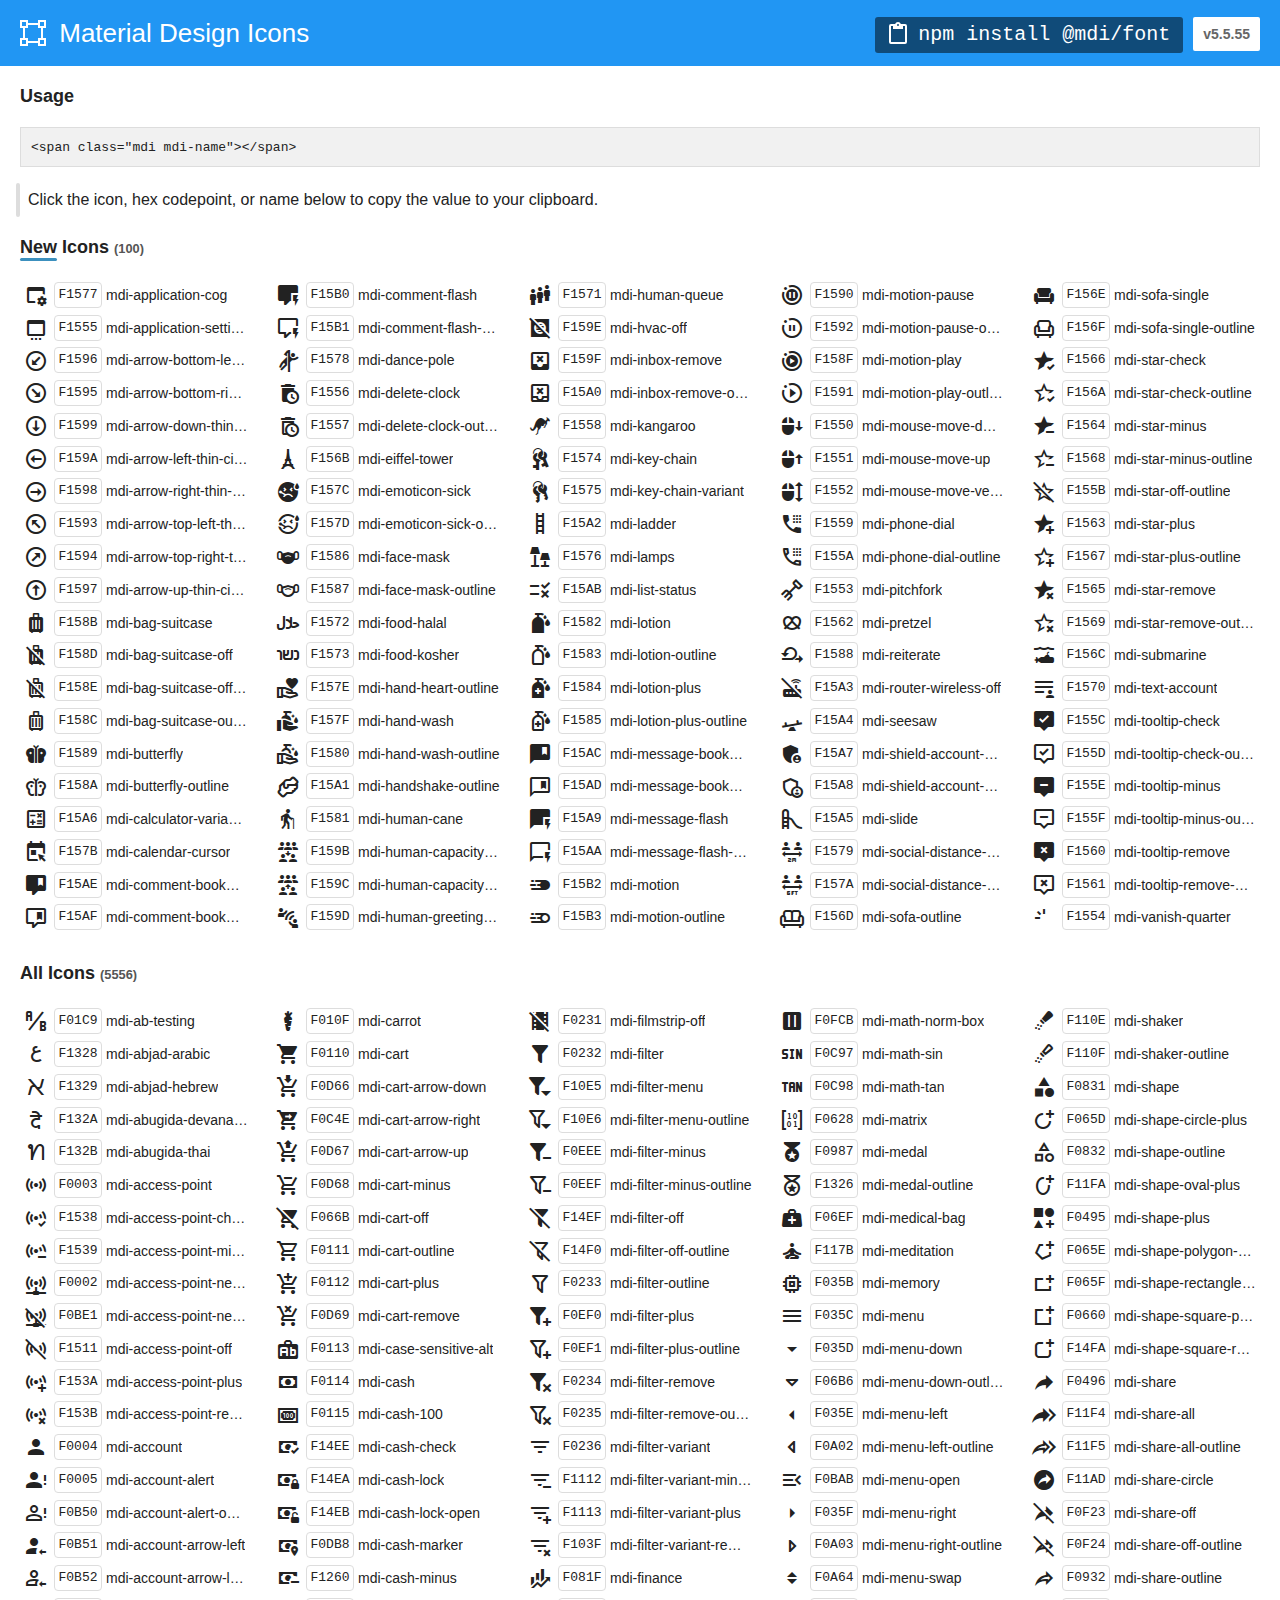
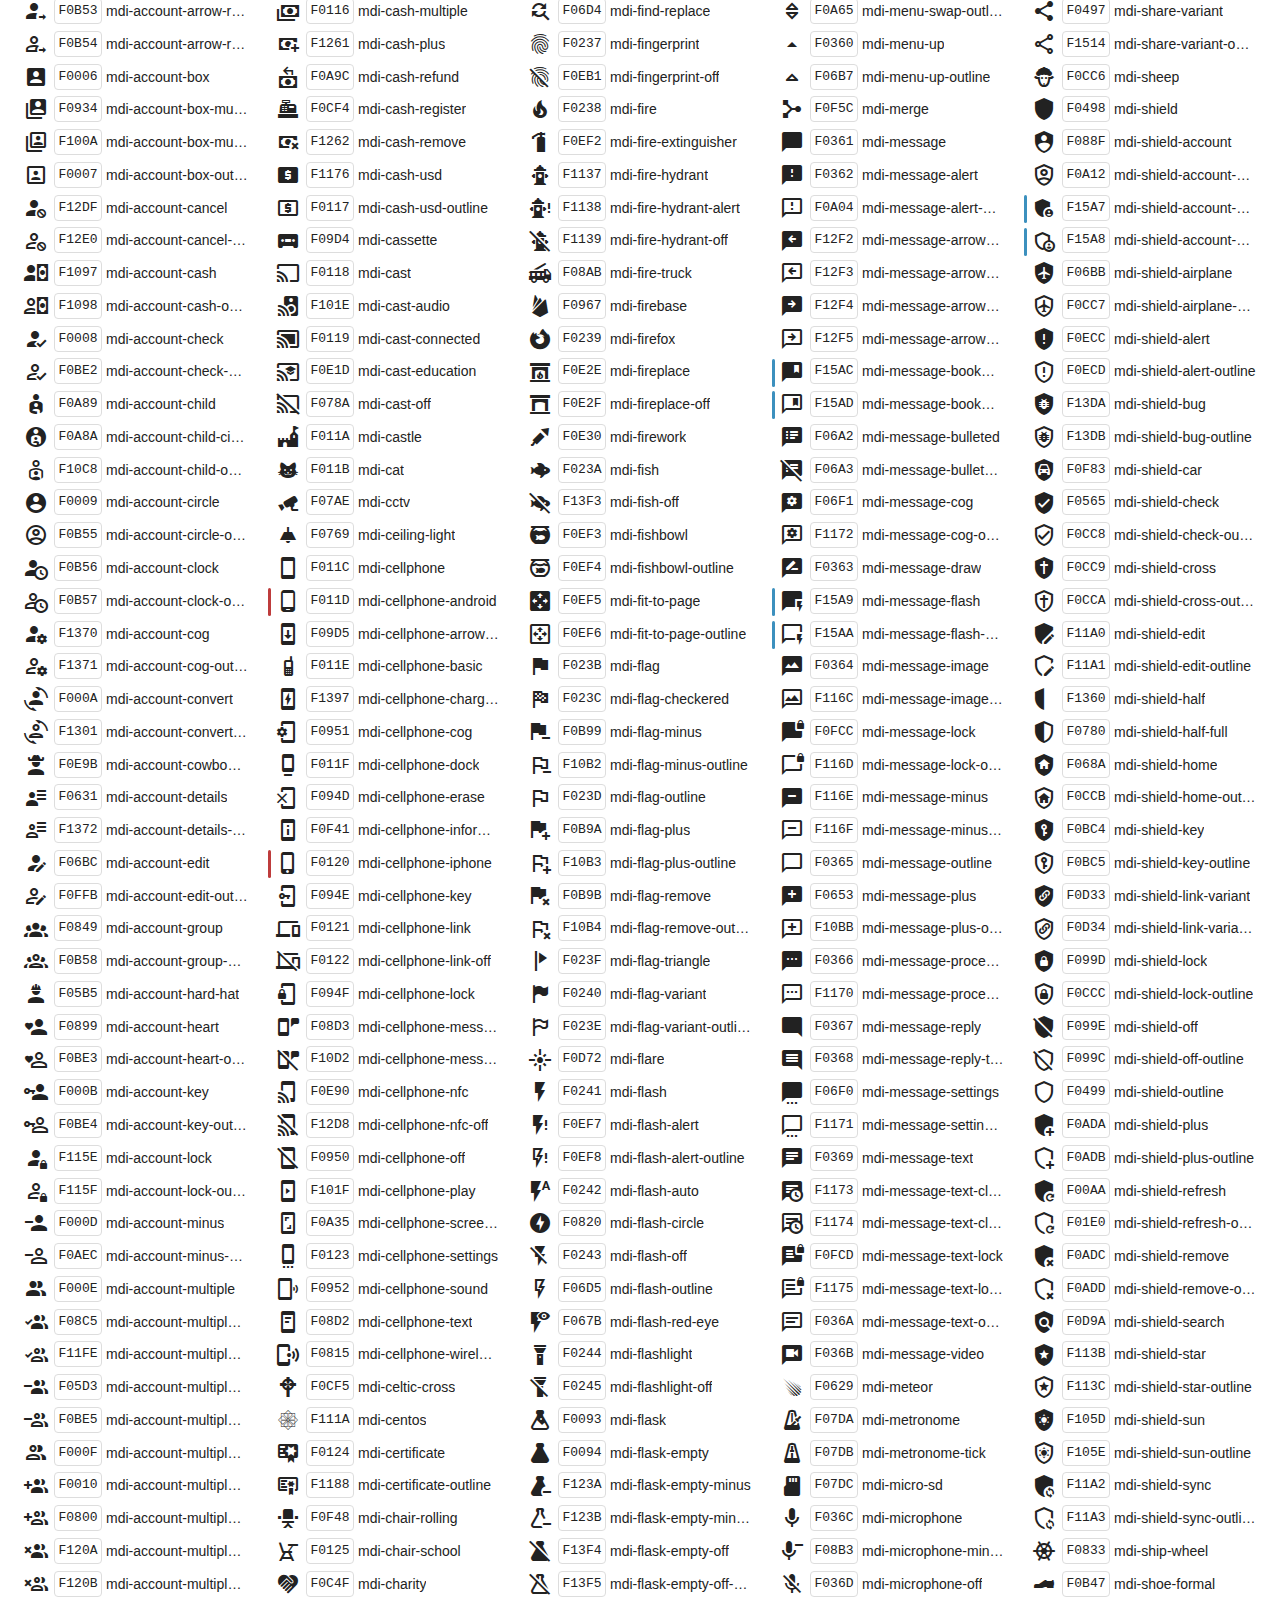
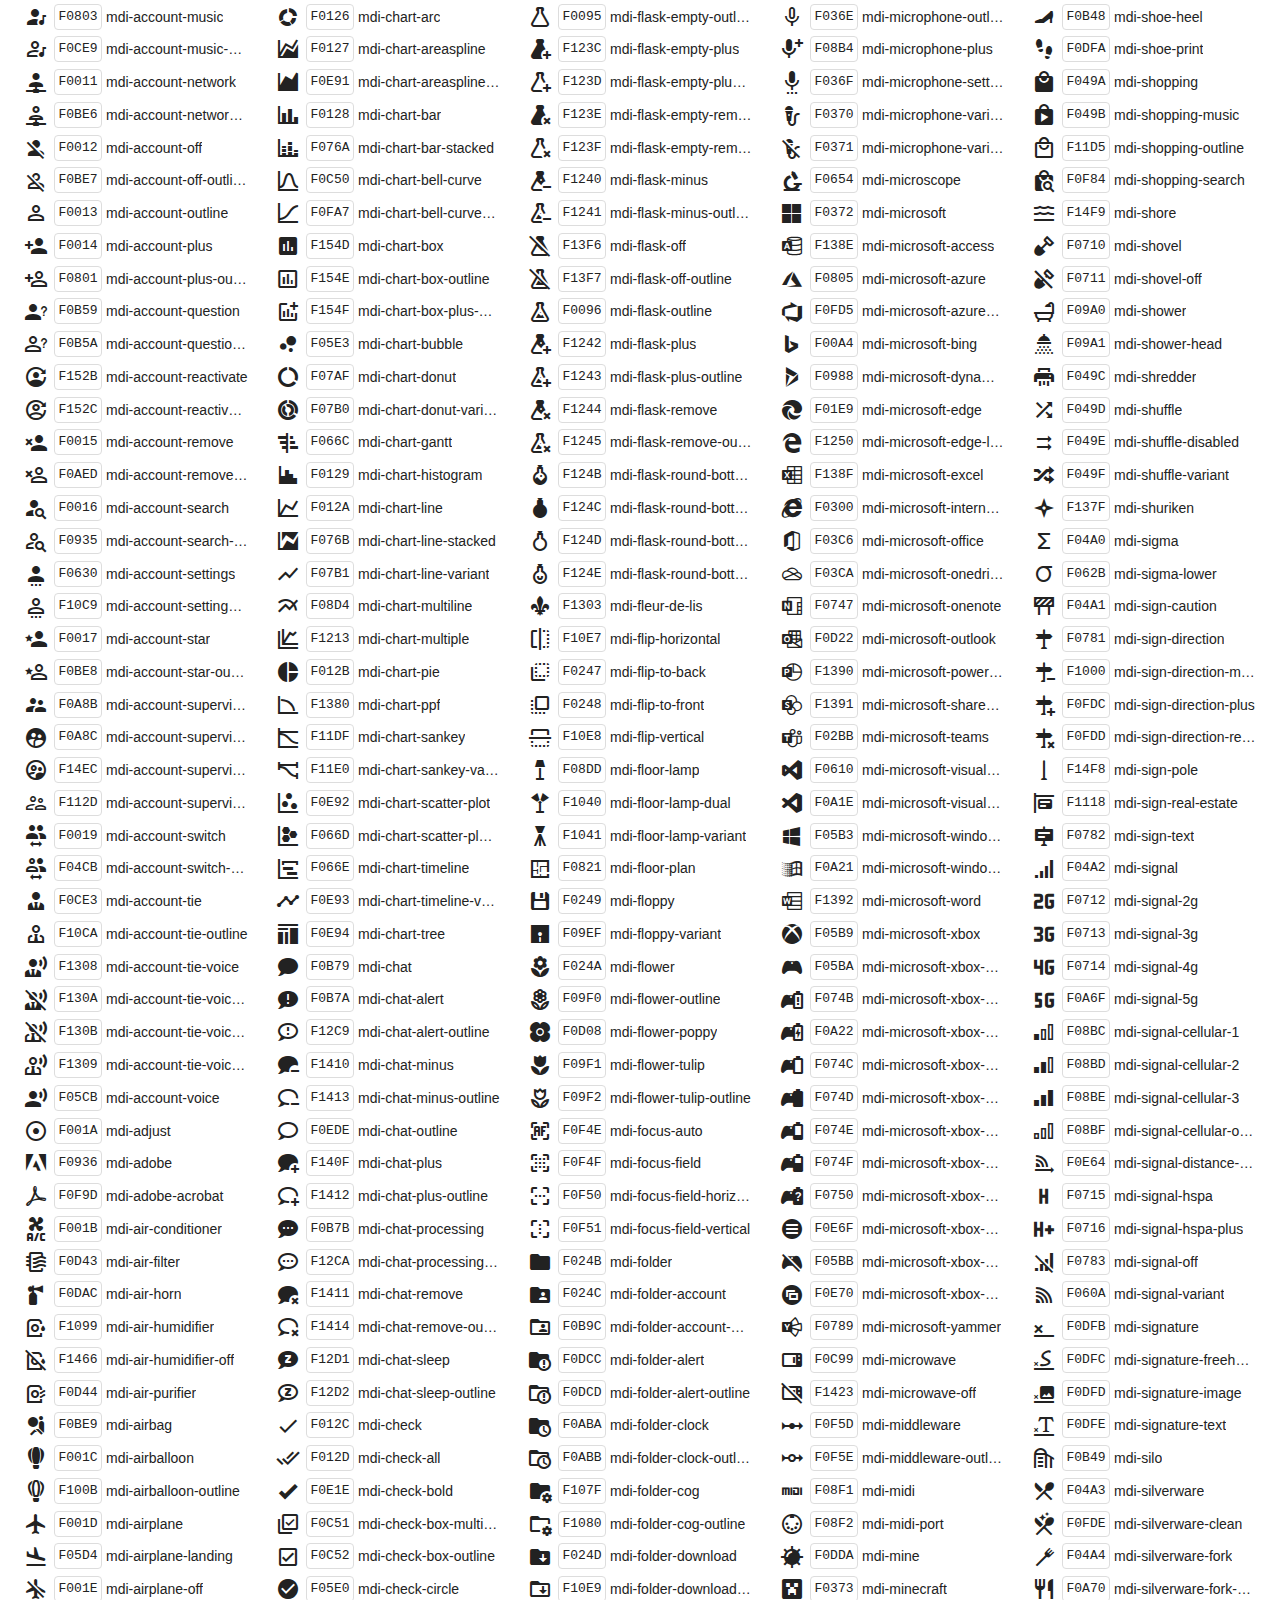
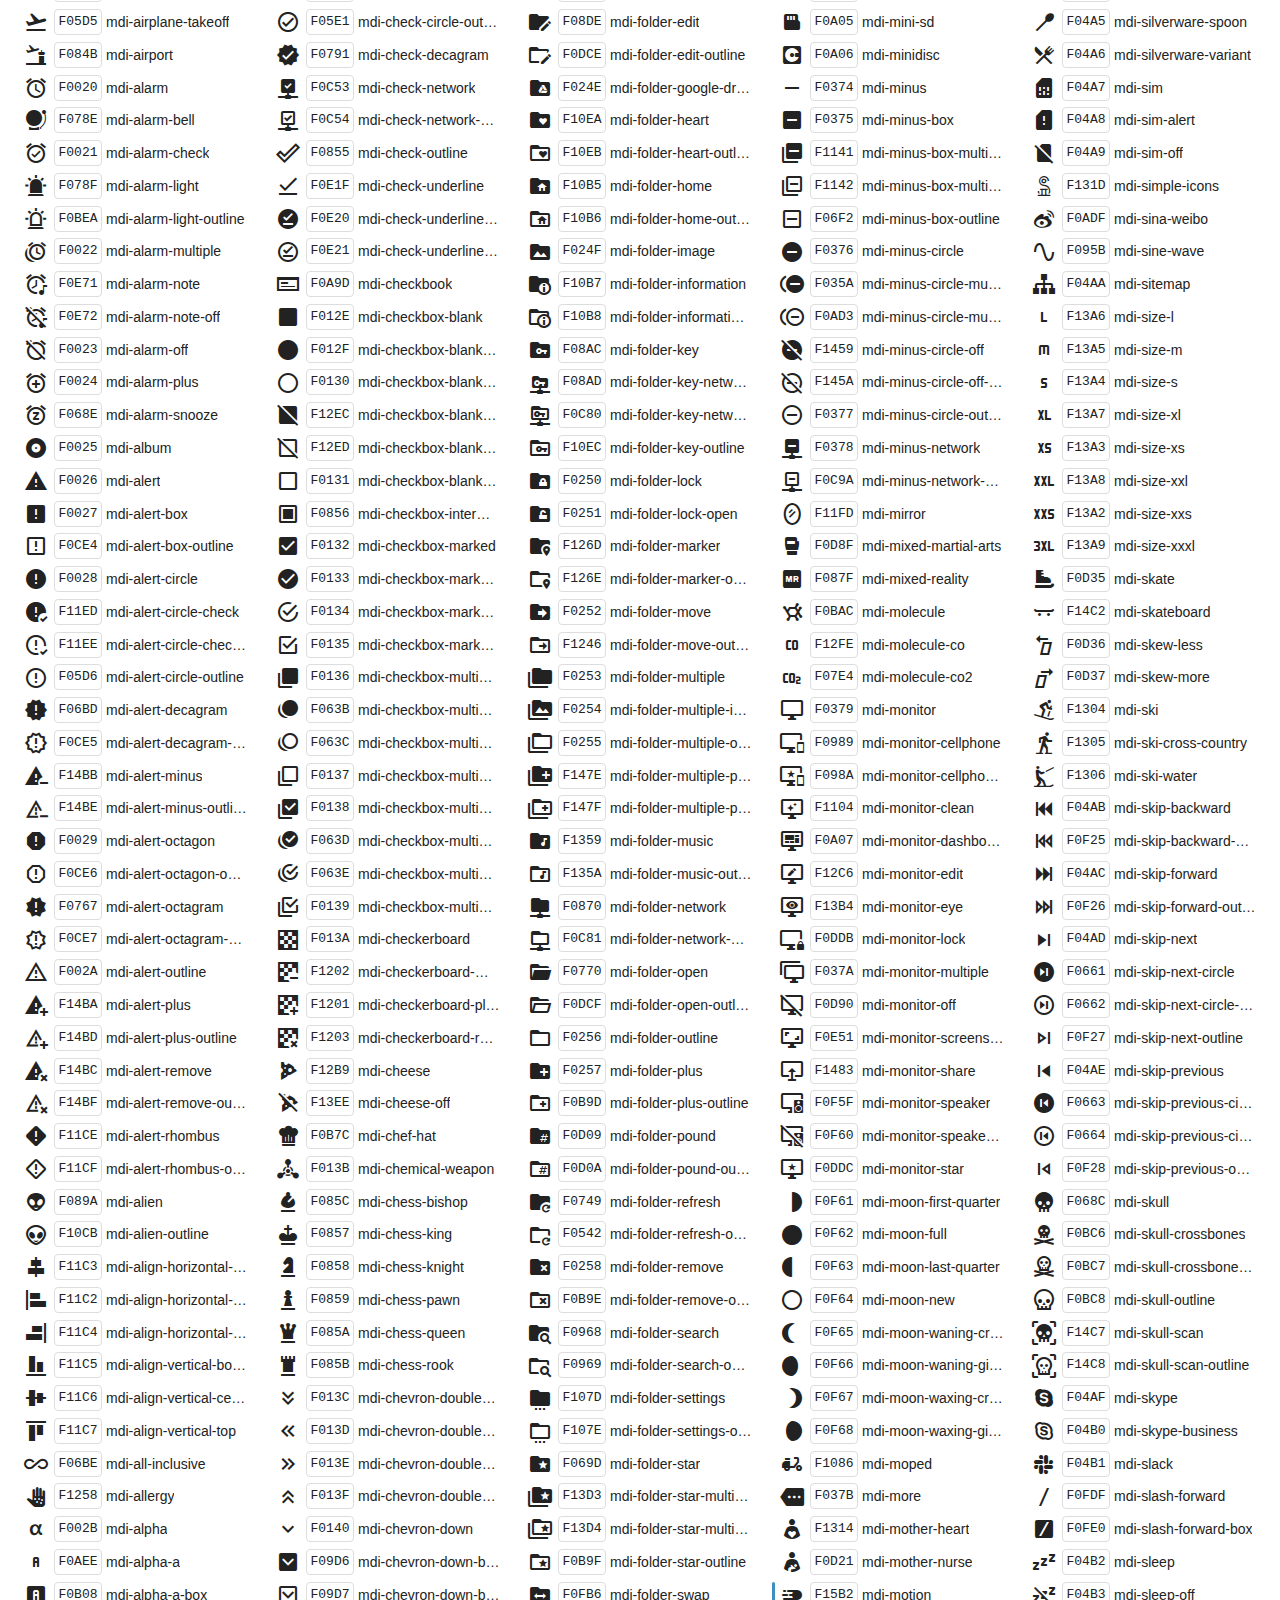
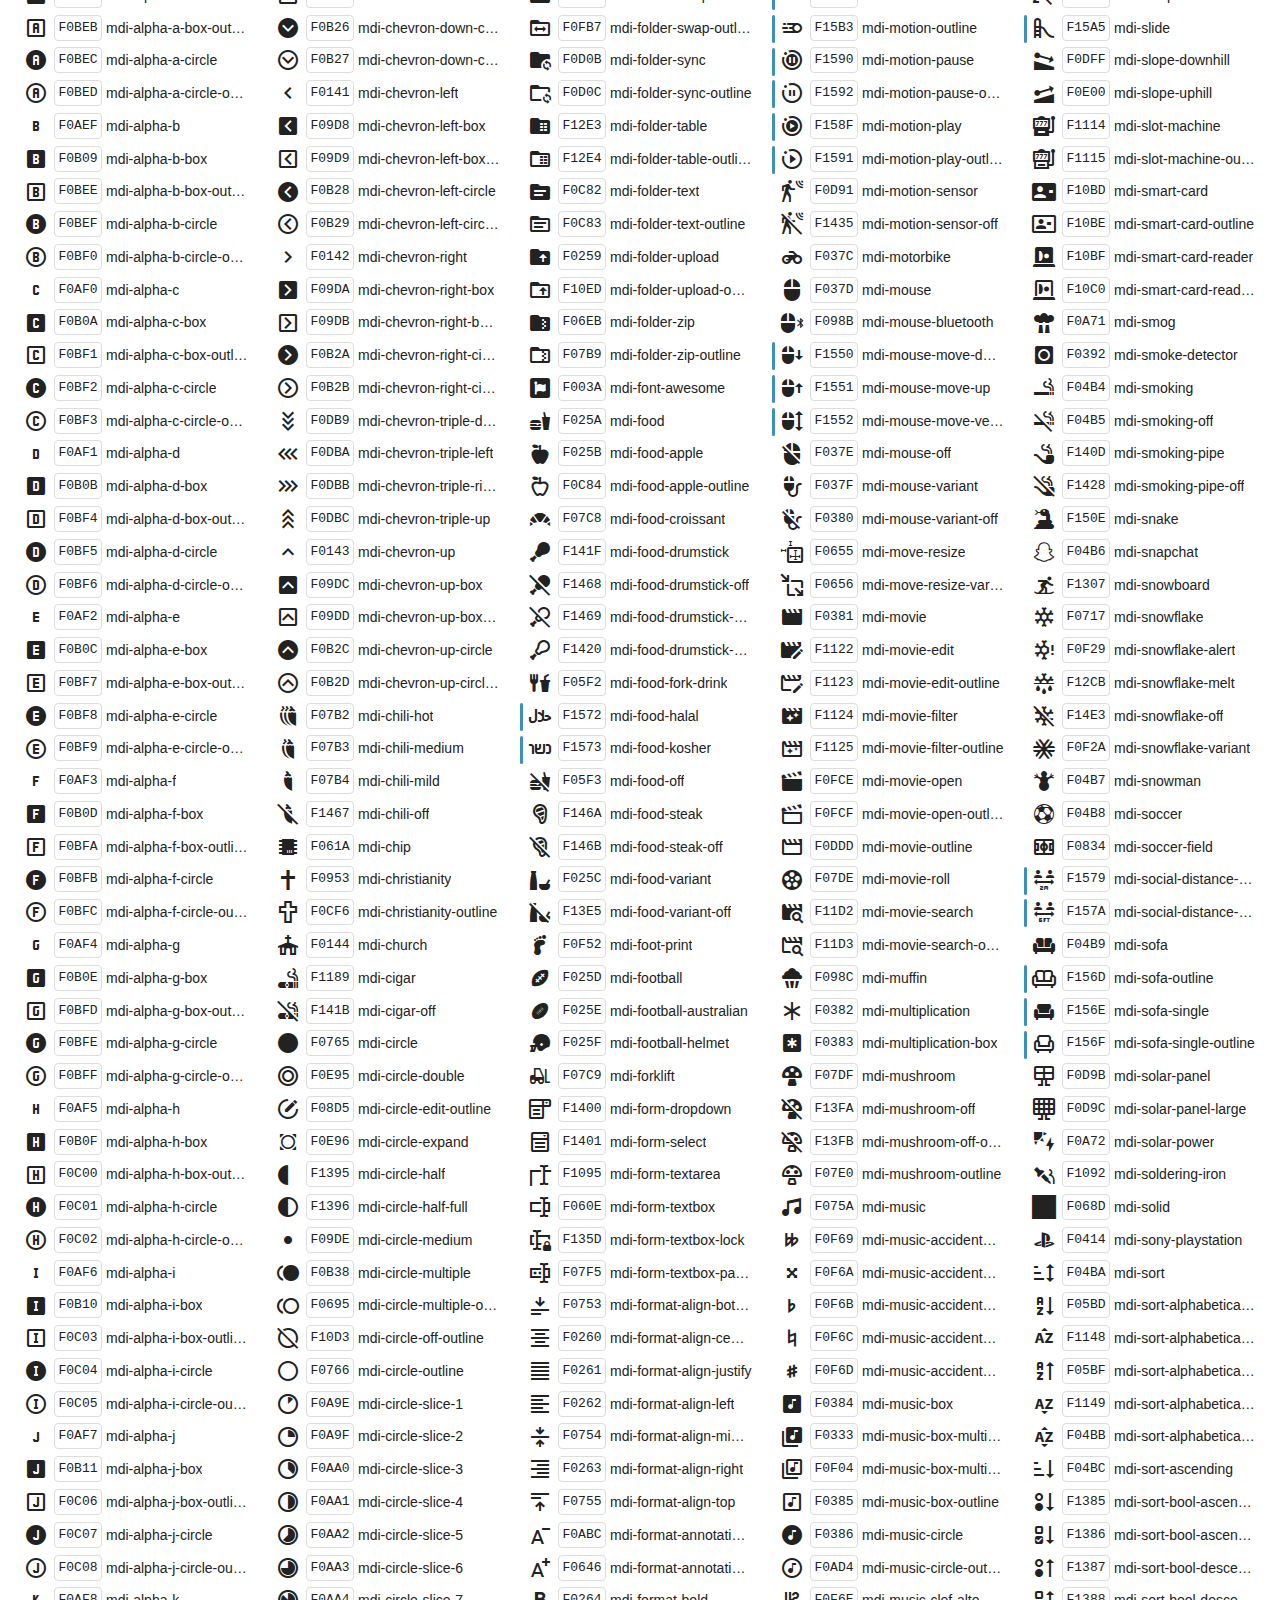
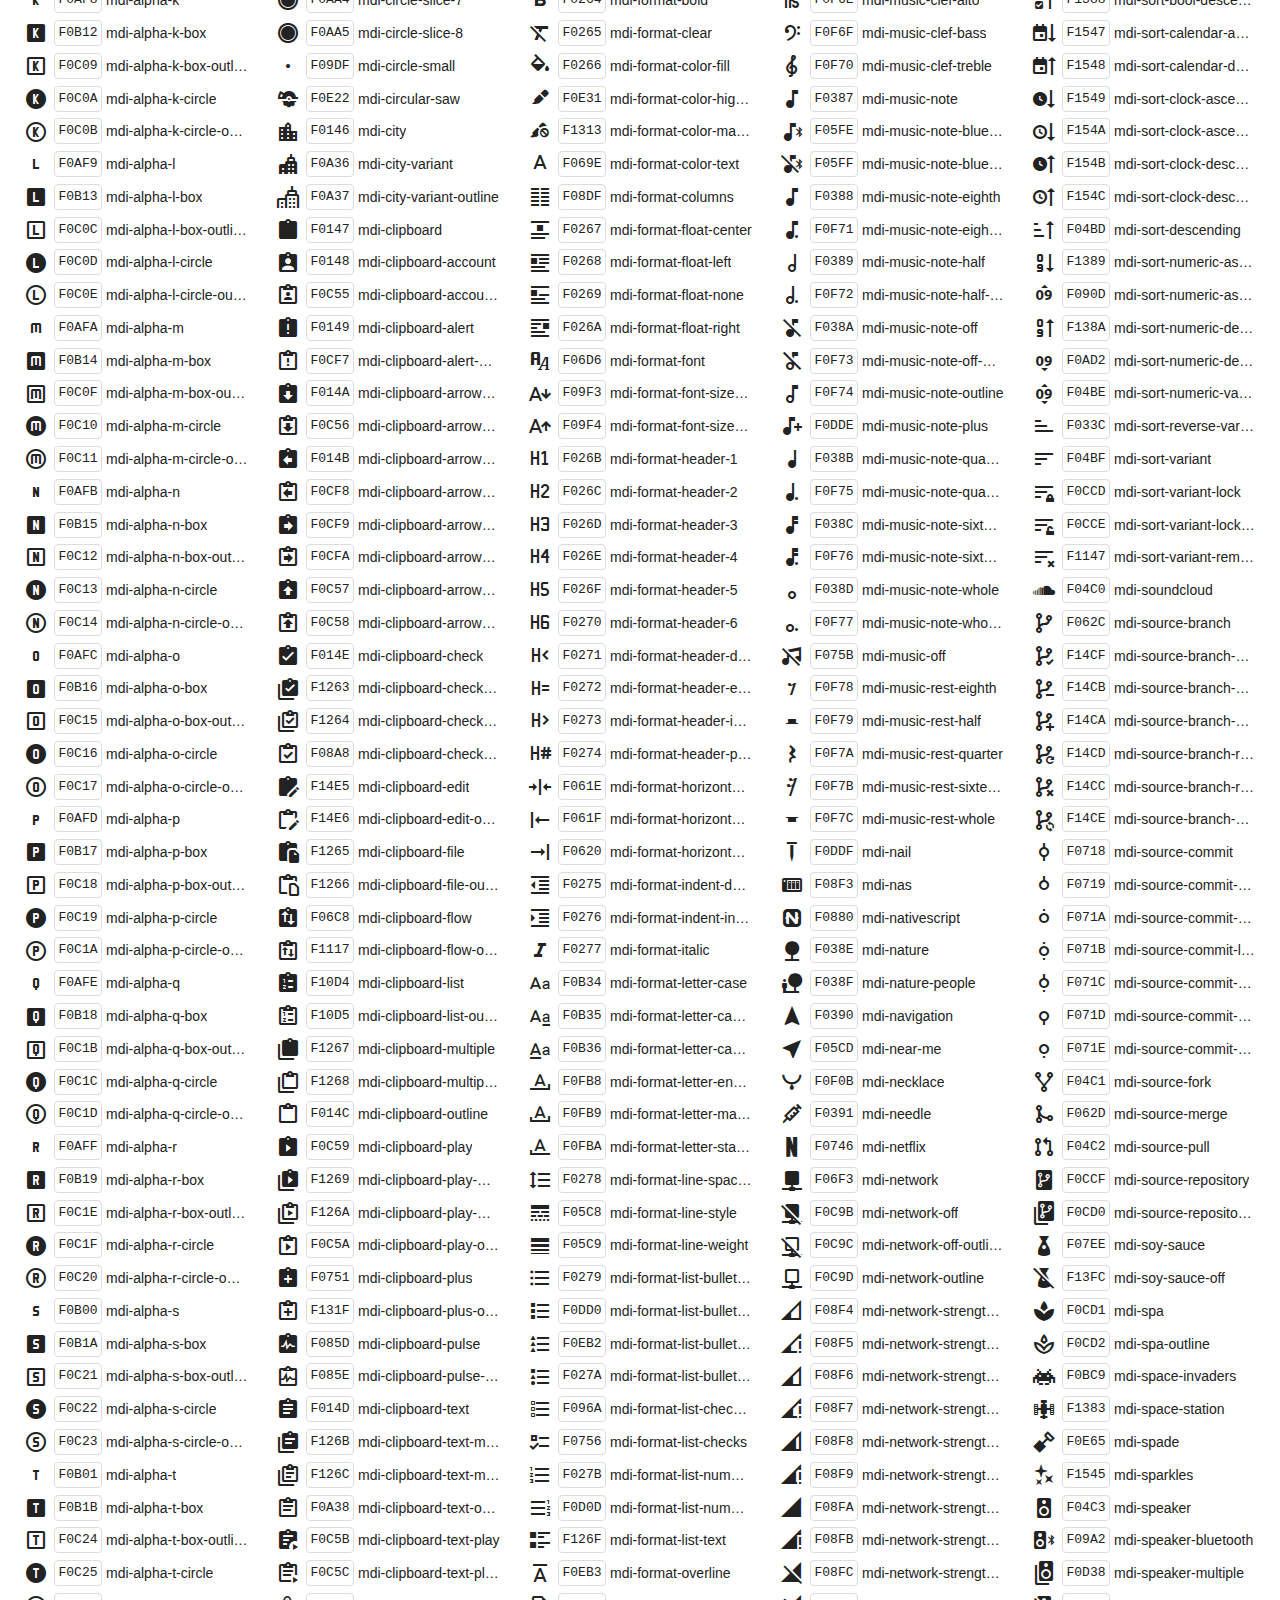
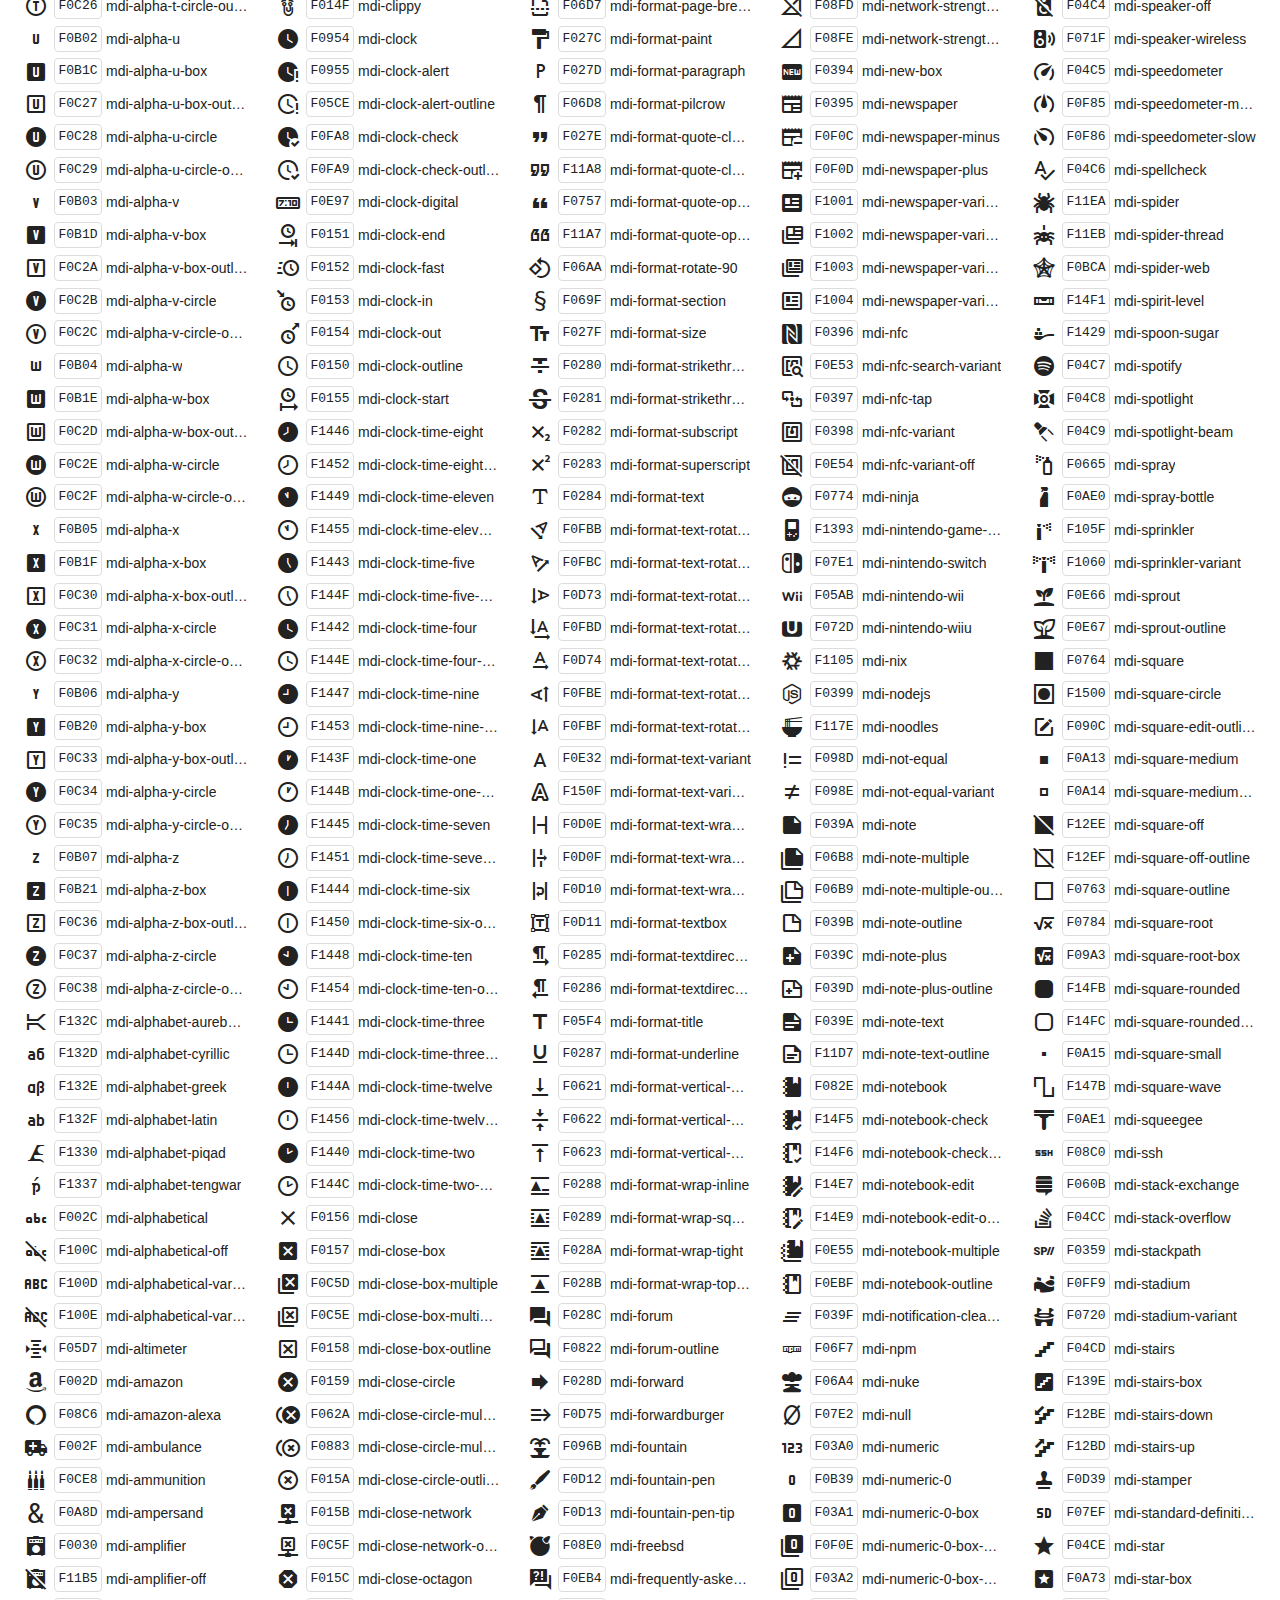
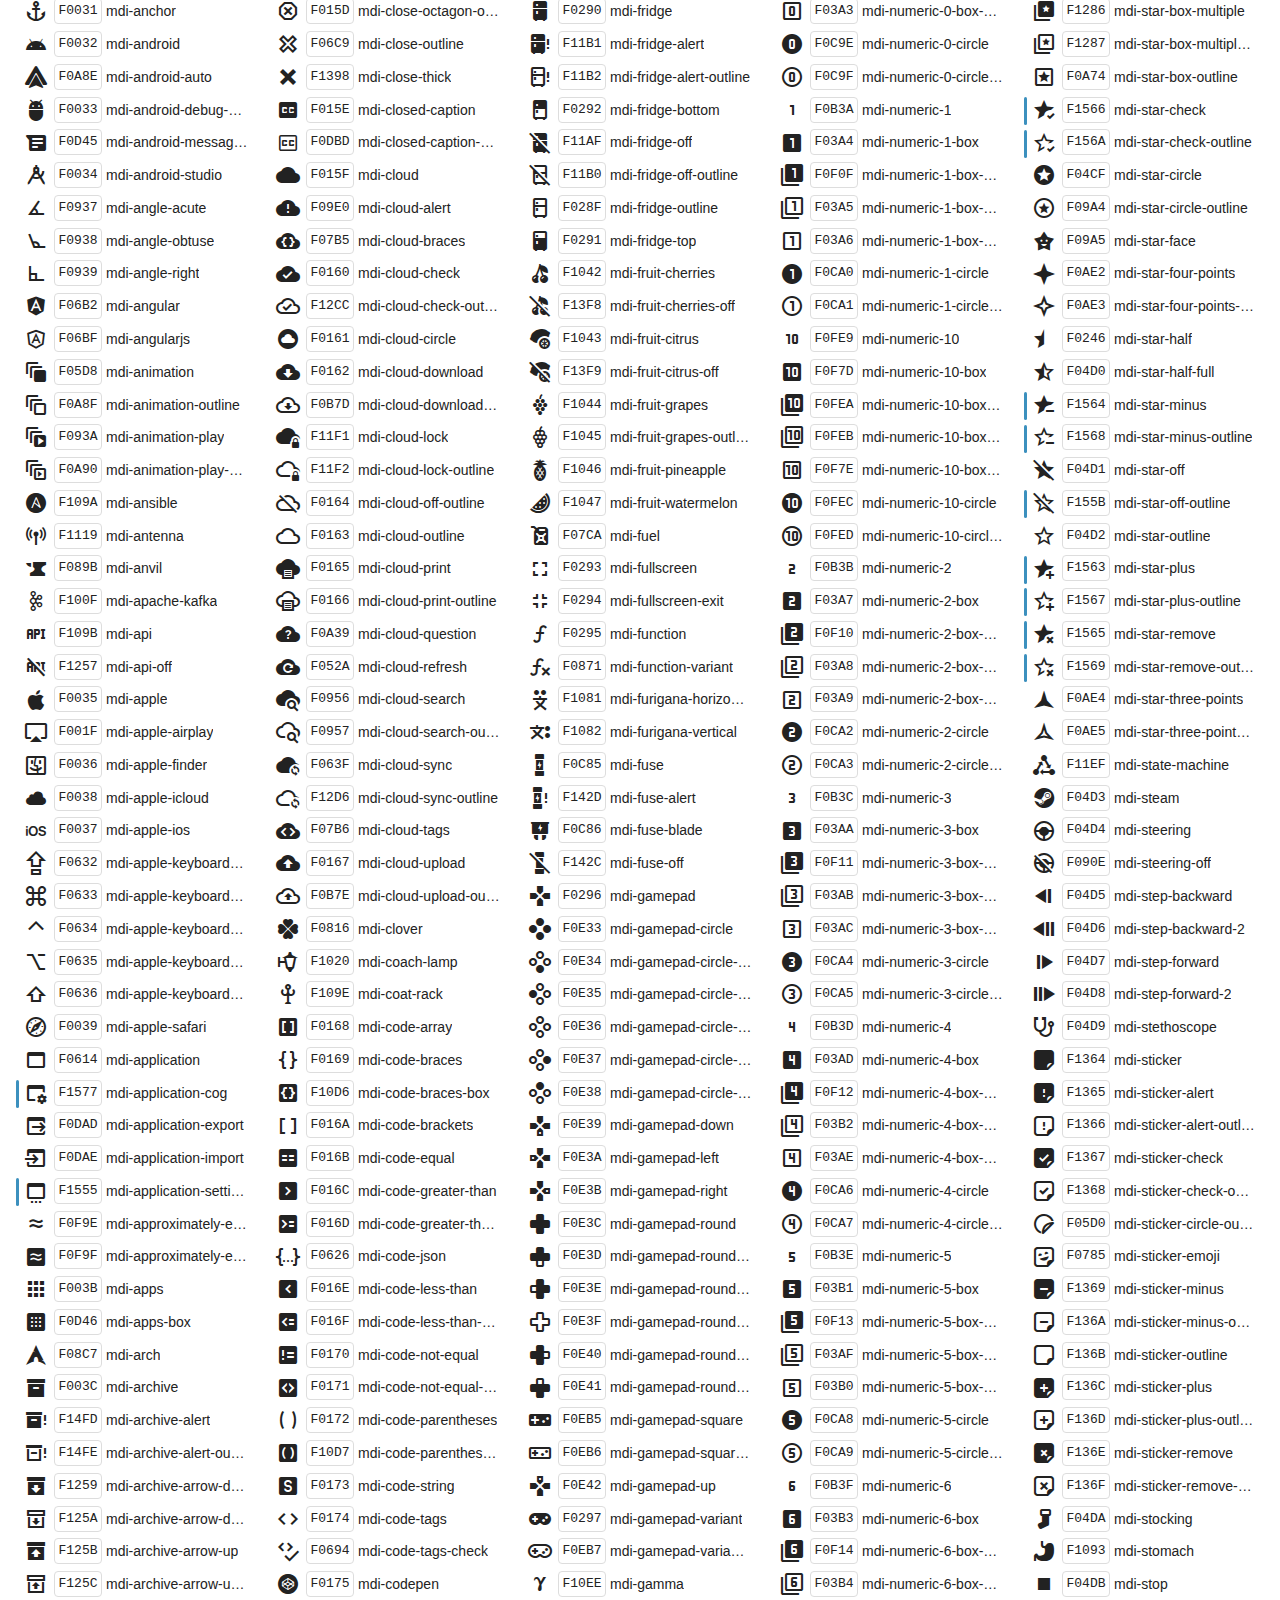
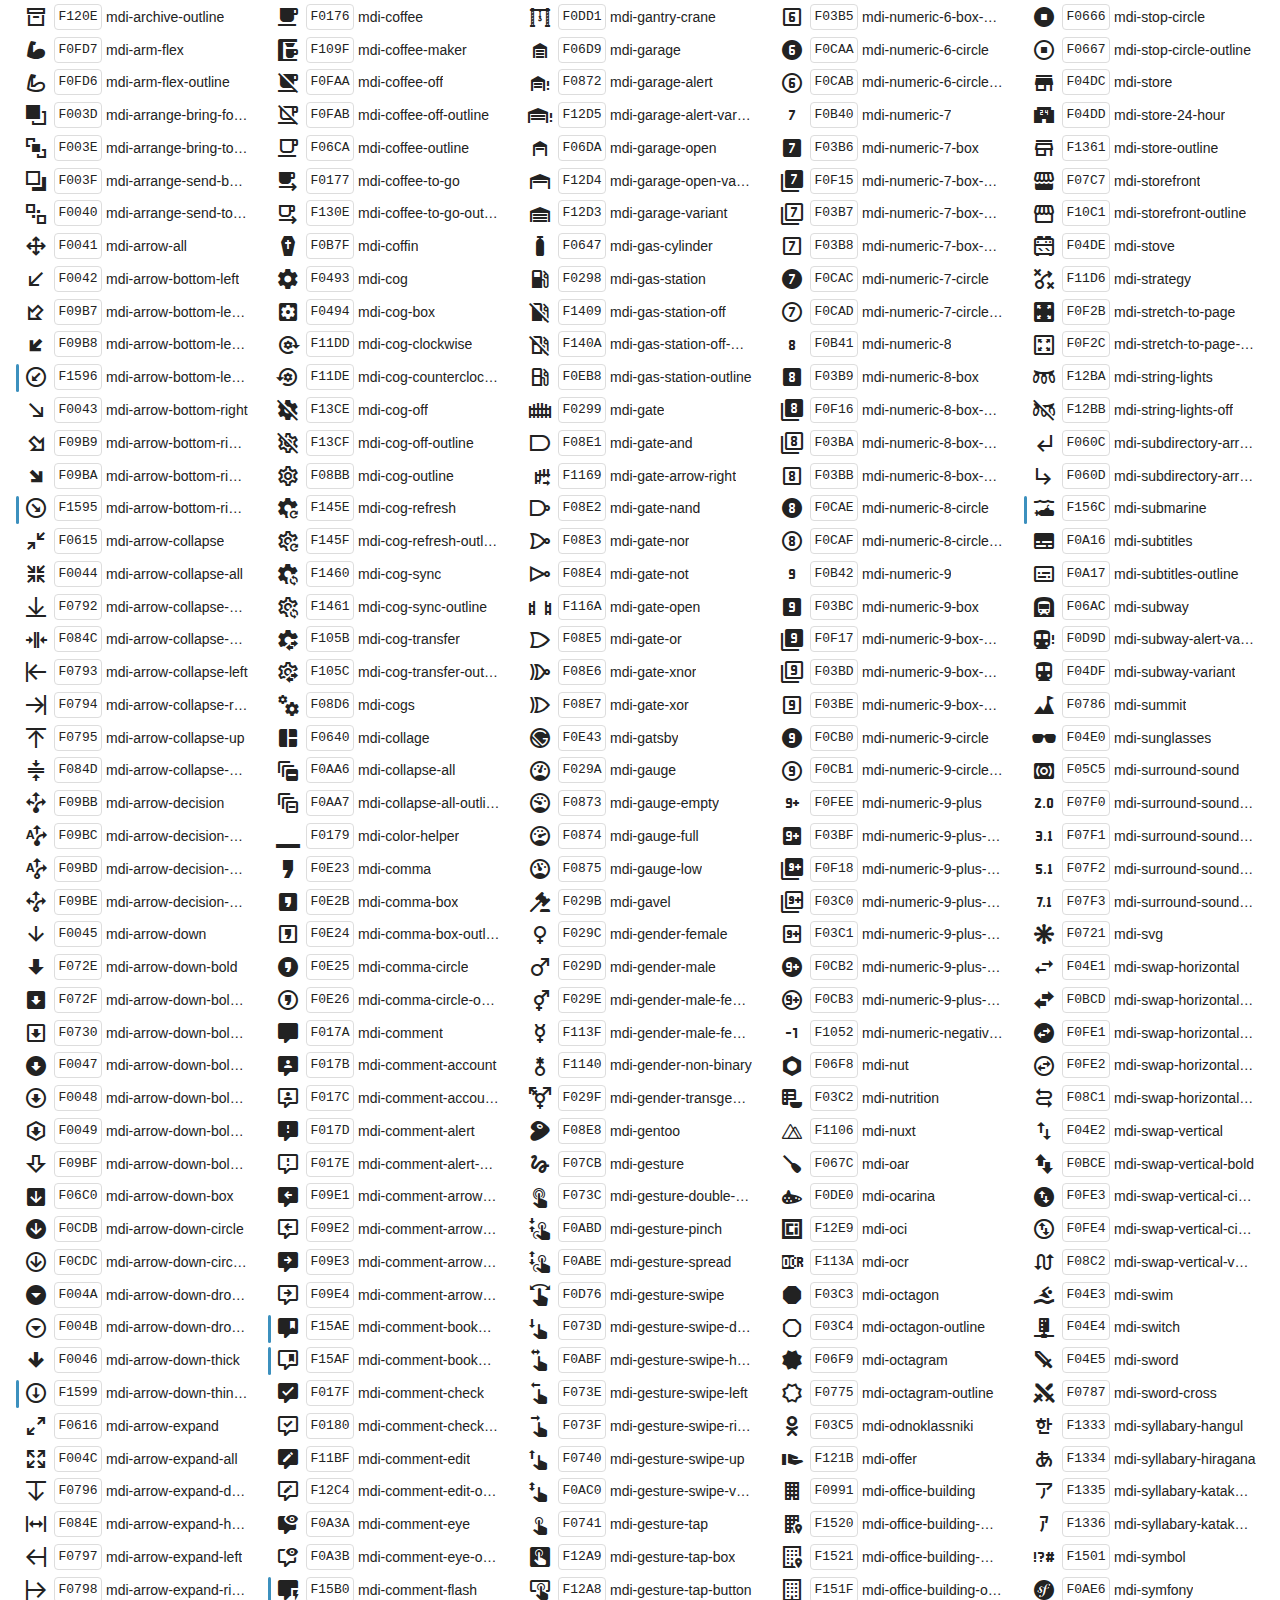
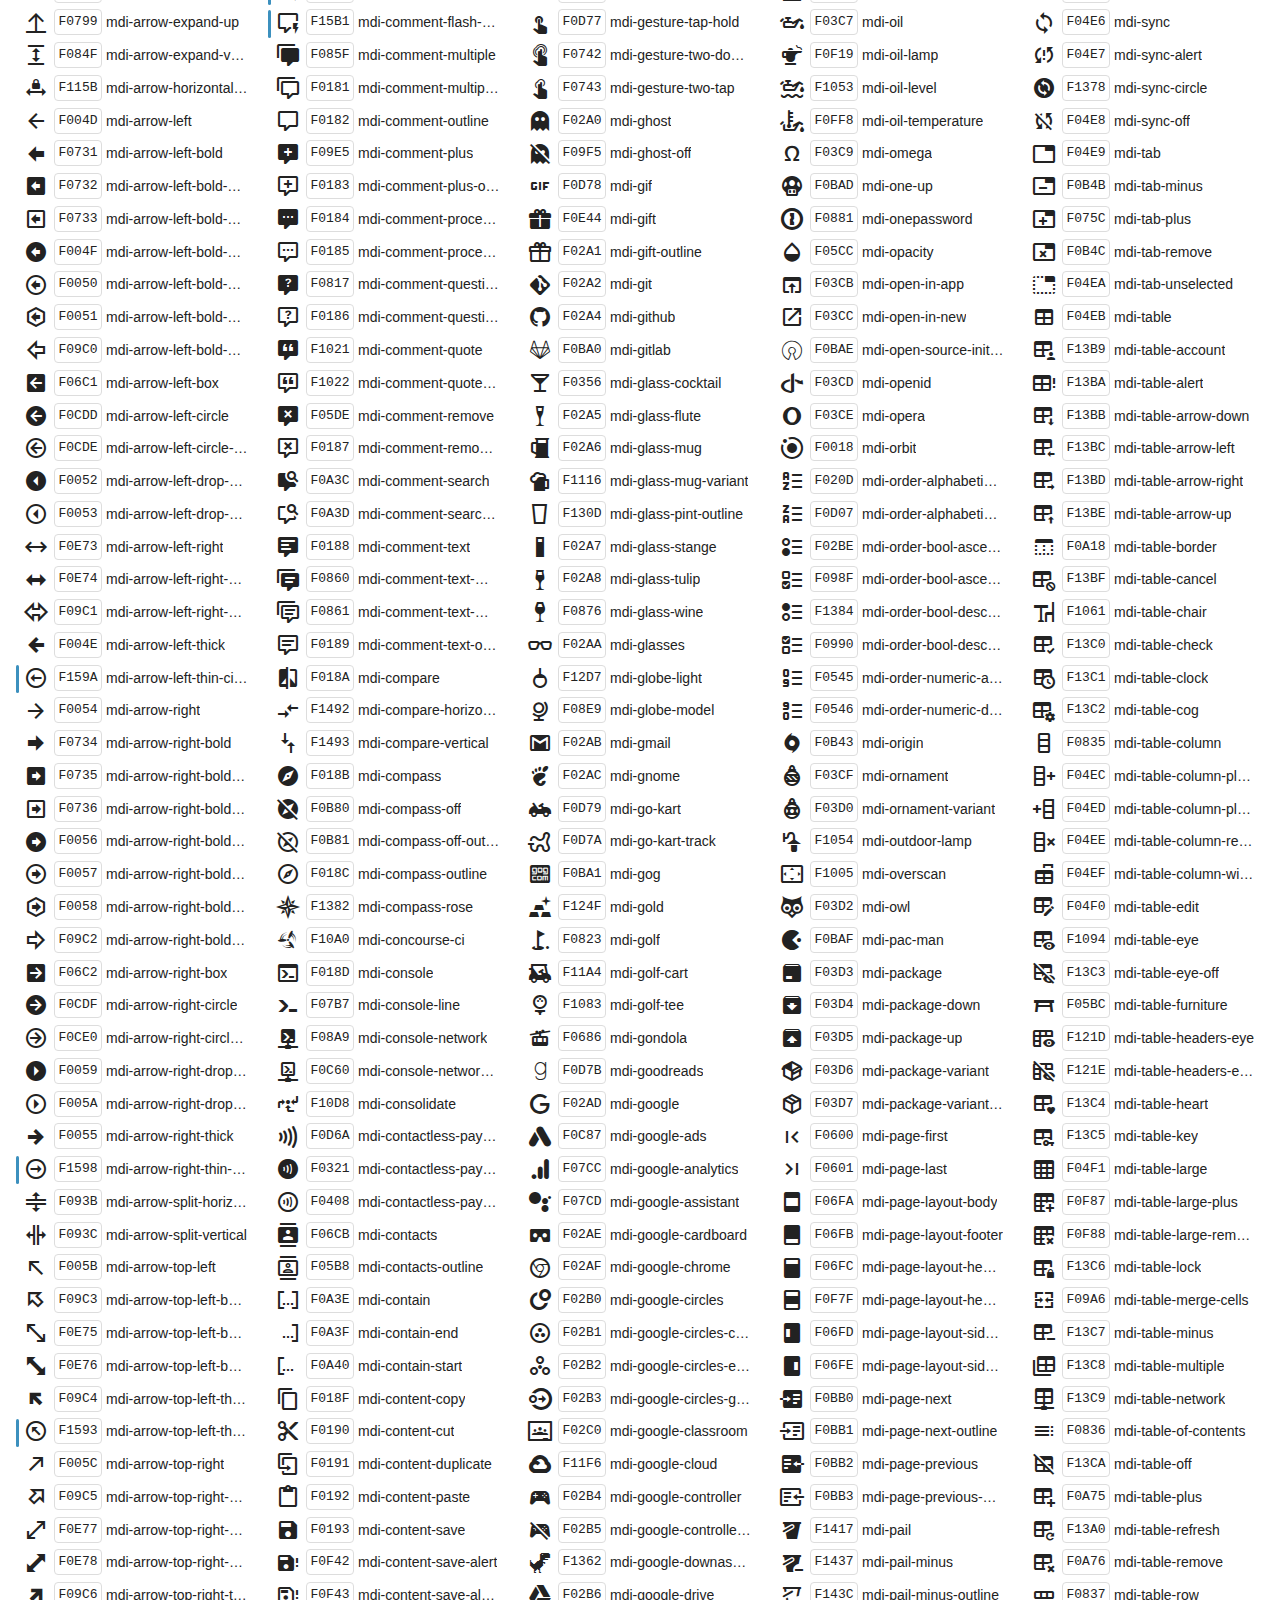
<file: fonts/material-icons/preview.html>
﻿<!doctype html>
<html lang="en">

<head>
    <meta charset="utf-8" />
    <meta name="google" content="notranslate">
    <title>Material Design Icons</title>
    <style>
        * {
            margin: 0;
            padding: 0;
        }

        body {
            margin: 0;
            padding: 0;
            background: #fff;
            color: #222;
        }

        h1,
        h2,
        h3,
        p,
        div,
        blockquote,
        footer {
            font-family: "Helvetica Neue", Arial, sans-serif;
        }

        h1 {
            padding: 20px 20px 16px 20px;
            font-size: 26px;
            line-height: 26px;
            font-weight: normal;
            color: #FFF;
            background-color: #2196F3;
        }

        h1 svg {
            vertical-align: middle;
            width: 26px;
            height: 26px;
            margin: 0 6px 4px 0;
        }

        h1 svg path {
            fill: #FFF;
        }

        h1 .version {
            font-size: 14px;
            background: #FFF;
            padding: 4px 10px;
            float: right;
            border-radius: 2px;
            margin: -3px 0 0 0;
            color: #666;
            font-weight: bold;
        }

        h1 .version::before {
            content: 'v';
        }

        h1 code {
            font-size: 20px;
            background: rgba(0, 0, 0, 0.5);
            padding: 4px 12px;
            border-radius: 3px;
            float: right;
            margin: -3px 10px 0 0;
            border: 1px solid transparent;
            cursor: pointer;
        }

        h1 code:hover {
            border: 1px solid #FFF;
        }

        h1 code svg {
            width: 24px;
            height: 24px;
            margin: -1px -4px 0 -2px
        }

        h2 {
            font-size: 18px;
            padding: 20px;
        }

        h2 small {
            color: #555;
            font-size: 0.8rem;
        }

        h2 small::before {
            content: '(';
        }

        h2 small::after {
            content: ')';
        }

        h2 span {
            position: relative;
        }

        h2.newicons span::before {
            position: absolute;
            content: ' ';
            width: 100%;
            height: 0.2rem;
            bottom: -0.25rem;
            background: #3C90BE;
            border-radius: 0.1rem;
        }

        h2.deprecatedicons span::before {
            position: absolute;
            content: ' ';
            width: 100%;
            height: 0.2rem;
            bottom: -0.25rem;
            background: #BE3C3C;
            border-radius: 0.1rem;
        }

        h3 {
            font-size: 14px;
            padding: 10px 20px 0 20px;
            font-weight: bold;
        }

        p {
            padding: 10px 20px;
        }

        p code {
            display: inline-block;
            vertical-align: middle;
            background: #F1F1F1;
            padding: 3px 5px;
            border-radius: 3px;
            border: 1px solid #DDD;
        }

        p i.mdi {
            vertical-align: middle;
            border-radius: 4px;
            display: inline-block;
        }

        p i.mdi.dark-demo {
            background: #333;
        }

        p.note {
            color: #999;
            font-size: 14px;
            padding: 0 20px 5px 20px;
        }

        p.deprecated {
            margin: -0.5rem 0 0.25rem 0;
        }

        p.extras {
            margin-top: -0.5rem;
        }

        div.icons {
            padding: 0 20px 10px 20px;
            -webkit-column-count: 5;
            -moz-column-count: 5;
            column-count: 5;
            -webkit-column-gap: 20px;
            -moz-column-gap: 20px;
            column-gap: 20px;
        }

        div.icons div {
            line-height: 2em;
        }

        div.icons div span {
            cursor: pointer;
            font-size: 14px;
            text-overflow: ellipsis;
            display: inline-block;
            max-width: calc(100% - 90px);
            overflow: hidden;
            vertical-align: middle;
            white-space: nowrap;
        }

        div.icons div code:hover,
        div.icons div span:hover,
        div.icons div i:hover {
            color: #3c90be;
        }

        div.icons div code:hover {
            border-color: #3c90be;
        }

        div.icons div code {
            border: 1px solid #DDD;
            width: 46px;
            margin-left: 2px;
            margin-right: 4px;
            border-radius: 4px;
            display: inline-block;
            vertical-align: middle;
            text-align: center;
            line-height: 24px;
            cursor: pointer;
        }

        div.icons div i {
            display: inline-block;
            width: 32px;
            height: 24px;
            text-align: center;
            vertical-align: middle;
            cursor: pointer;
            line-height: 24px;
        }

        div.icons .mdi::before {
            font-size: 24px;
        }

        div.icons div.new::before {
            content: ' ';
            width: 0.2rem;
            height: 1.75rem;
            position: absolute;
            margin-top: 0.25rem;
            margin-left: -0.25rem;
            background: #3C90BE;
            border-radius: 0.1rem;
        }

        div.icons div.deprecated::before {
            content: ' ';
            width: 0.2rem;
            height: 1.75rem;
            position: absolute;
            margin-top: 0.25rem;
            margin-left: -0.25rem;
            background: #BE3C3C;
            border-radius: 0.1rem;
        }

        pre {
            margin: 0 20px;
            font-family: Consolas, monospace;
            padding: 10px;
            border: 1px solid #DDD;
            background: #F1F1F1;
        }

        blockquote {
            position: relative;
            margin: 1rem 1rem 0 1rem;
            padding: 0.5rem 0.5rem 0.5rem 0.75rem;
        }

        blockquote.note::before {
            content: ' ';
            width: 0.25rem;
            height: 100%;
            background: #DDD;
            position: absolute;
            border-radius: 0.25rem;
            top: 0;
            left: 0;
        }

        blockquote.deprecated::before {
            content: ' ';
            width: 0.25rem;
            height: 100%;
            background: #BE3C3C;
            position: absolute;
            border-radius: 0.25rem;
            top: 0;
            left: 0;
        }

        div.copied {
            position: fixed;
            top: 100px;
            left: 50%;
            width: 200px;
            text-align: center;
            color: #3c763d;
            background-color: #dff0d8;
            border: 1px solid #d6e9c6;
            padding: 10px 15px;
            border-radius: 4px;
            margin-left: -100px;
            box-shadow: 0 0 10px rgba(0, 0, 0, 0.2);
        }

        div.examples {
            display: flex;
            flex-wrap: wrap;
            margin: 0.5rem 1.25rem;
        }

        div.examples > div {
            display: flex;
            margin-right: 0.5rem;
            margin-bottom: 0.5rem;
        }

        div.examples > div > div:first-child {
            display: flex;
            padding: 0.5rem;
            border-radius: 0.25rem;
            box-shadow: 0 0 0.25rem rgba(0, 0, 0, 0.4);
            background: #FFF;
            z-index: 1;
            align-items: center;
            justify-content: center;
        }

        div.examples > div > div:first-child + div {
            display: flex;
            margin-left: -0.25rem;
            padding: 0.5rem 0.75rem 0.5rem 1rem;
            background: #222;
            border-radius: 0 0.25rem 0.25rem 0;
        }

        div.examples > div > div:first-child + div > code {
            color: #FFF;
            align-self: center;
        }

        div.examples > div > div.dark:first-child {
            background: #444;
        }

        div.examples i {
            display: flex;
        }

        div.examples-size > div > div:first-child {
            min-width: 3rem;
        }

        footer {
            display: flex;
            padding: 20px;
            color: #666;
            border-top: 1px solid #DDD;
            background: #F1F1F1;
        }

        footer > div:first-child {
            flex: 1;
        }

        footer > div:last-child {
            text-align: right;
        }

        footer a {
            color: #e91e63;
            text-decoration: none;
        }

        footer a:hover {
            text-decoration: underline;
        }
    </style>
    <link href="css/materialdesignicons.css" media="all" rel="stylesheet" type="text/css" />
</head>

<body>
    <h1>
        <svg>
            <path d="M0,0H8V3H18V0H26V8H23V18H26V26H18V23H8V21H18V18H21V8H18V5H8V8H5V18H8V26H0V18H3V8H0V0M2,2V6H6V2H2M2,20V24H6V20H2M20,2V6H24V2H20M20,20V24H24V20H20Z"></path>
        </svg>
        Material Design Icons
        <span class="version">5.5.55</span>
        <code id="npm" title="Copy to Clipboard">
            <svg viewBox="0 0 24 24">
                <path d="M19,20H5V4H7V7H17V4H19M12,2A1,1 0 0,1 13,3A1,1 0 0,1 12,4A1,1 0 0,1 11,3A1,1 0 0,1 12,2M19,2H14.82C14.4,0.84 13.3,0 12,0C10.7,0 9.6,0.84 9.18,2H5A2,2 0 0,0 3,4V20A2,2 0 0,0 5,22H19A2,2 0 0,0 21,20V4A2,2 0 0,0 19,2Z" />
            </svg>
            npm install @mdi/font
        </code>
    </h1>

    <h2 class="usage">Usage</h2>
    <pre><code>&lt;span class=&quot;mdi mdi-<span id="name">name</span>&quot;&gt;&lt;/span&gt;</code></pre>

    <blockquote class="note">
        Click the icon, hex codepoint, or name below to copy the value to your clipboard.
    </blockquote>

    <h2 class="newicons"><span>New</span> Icons <small id="newIconsCount">-</small></h2>
    <div class="icons" id="newIcons"></div>

    <h2 class="icons">All Icons <small id="iconsCount">-</small></h2>
    <div class="icons" id="icons"></div>

    <h2 class="deprecatedicons"><span>Deprecated</span> Icons <small id="deprecatedIconsCount">-</small></h2>
    <p class="deprecated" id="deprecated">
        Deprecated icons will be removed in a future major release.
    </p>
    <div class="icons" id="deprecatedIcons"></div>

    <h2 class="extras">Extras</h2>

    <p class="extras">The helper CSS classes are listed below.</p>

    <section>
        <h3>Size</h3>

        <div class="examples examples-size">
            <div>
                <div>
                    <i class="mdi mdi-18px mdi-account"></i>
                </div>
                <div>
                    <code>mdi-18px</code>
                </div>
            </div>
            <div>
                <div>
                    <i class="mdi mdi-24px mdi-account"></i>
                </div>
                <div>
                    <code>mdi-24px</code>
                </div>
            </div>
            <div>
                <div>
                    <i class="mdi mdi-36px mdi-account"></i>
                </div>
                <div>
                    <code>mdi-36px</code>
                </div>
            </div>
            <div>
                <div>
                    <i class="mdi mdi-48px mdi-account"></i>
                </div>
                <div>
                    <code>mdi-48px</code>
                </div>
            </div>
        </div>
    </section>

    <h3>Rotate</h3>

    <div class="examples">
        <div>
            <div>
                <i class="mdi mdi-36px mdi-account"></i>
            </div>
        </div>
        <div>
            <div>
                <i class="mdi mdi-36px mdi-rotate-45 mdi-account"></i>
            </div>
            <div>
                <code>mdi-rotate-45</code> 
            </div>
        </div>
        <div>
            <div>
                <i class="mdi mdi-36px mdi-rotate-90 mdi-account"></i>
            </div>
            <div>
                <code>mdi-rotate-90</code>
            </div>
        </div>
        <div>
            <div>
                <i class="mdi mdi-36px mdi-rotate-135 mdi-account"></i>
            </div>
            <div>
                <code>mdi-rotate-135</code>
            </div>
        </div>
        <div>
            <div>
                <i class="mdi mdi-36px mdi-rotate-180 mdi-account"></i>
            </div>
            <div>
                <code>mdi-rotate-180</code>
            </div>
        </div>
        <div>
            <div>
                <i class="mdi mdi-36px mdi-rotate-225 mdi-account"></i>
            </div>
            <div>
                <code>mdi-rotate-225</code>
            </div>
        </div>
        <div>
            <div>
                <i class="mdi mdi-36px mdi-rotate-270 mdi-account"></i>
            </div>
            <div>
                <code>mdi-rotate-270</code>
            </div>
        </div>
        <div>
            <div>
                <i class="mdi mdi-36px mdi-rotate-315 mdi-account"></i>
            </div>
            <div>
                <code>mdi-rotate-315</code> 
            </div>
        </div>
    </div>

    <h3>Flip</h3>

    <div class="examples">
        <div>
            <div>
                <i class="mdi mdi-36px mdi-account-alert"></i>
            </div>
        </div>
        <div>
            <div>
                <i class="mdi mdi-36px mdi-flip-h mdi-account-alert"></i>
            </div>
            <div>
                <code>mdi-flip-h</code> 
            </div>
        </div>
        <div>
            <div>
                <i class="mdi mdi-36px mdi-flip-v mdi-account-alert"></i>
            </div>
            <div>
                <code>mdi-flip-v</code> 
            </div>
        </div>
    </div>

    <p class="note"><strong>Note:</strong> We do not include the ability to use <code>mdi-flip-*</code> and
        <code>mdi-rotate-*</code> at the same time.</p>

    <h3>Spin</h3>

    <div class="examples">
        <div>
            <div>
                <i class="mdi mdi-36px mdi-spin mdi-loading"></i>
            </div>
            <div>
                <code>mdi-spin</code>
            </div>
        </div>
        <div>
            <div>
                <i class="mdi mdi-36px mdi-spin mdi-star"></i>
            </div>
            <div>
                <code>mdi-spin</code>
            </div>
        </div>
    </div>

    <h3>Color</h3>

    <div class="examples">
        <div>
            <div class="dark">
                <i class="mdi mdi-36px mdi-light mdi-account dark-demo"></i>
            </div>
            <div>
                <code>mdi-light</code>
            </div>
        </div>
        <div>
            <div class="dark">
                <i class="mdi mdi-36px mdi-light mdi-inactive mdi-account dark-demo"></i>
            </div>
            <div>
                <code>mdi-light mdi-inactive</code>
            </div>
        </div>
        <div>
            <div>
                <i class="mdi mdi-36px mdi-dark mdi-account"></i>
            </div>
            <div>
                <code>mdi-dark</code>
            </div>
        </div>
        <div>
            <div>
                <i class="mdi mdi-36px mdi-dark mdi-inactive mdi-account"></i>
            </div>
            <div>
                <code>mdi-dark mdi-inactive</code> 
            </div>
        </div>
    </div>

    <footer>
        <div>
            Generated with <a href="https://npmjs.com/package/@mdi/font-build">@mdi/font-build</a>
            by <a href="http://MaterialDesignIcons.com/">MaterialDesignIcons.com</a>.
        </div>
        <div>
            <a href="https://www.npmjs.com/org/mdi" target="_blank">NPM @mdi Organization</a>
        </div>
    </footer>

    <script type="text/javascript">
        function isNew(icon) {
            return icon.version === '5.5.55';
        }
        function isDeprecated(icon) {
            return typeof icon.deprecated == 'undefined'
                ? false
                : icon.deprecated;
        }
        function copyText(text) {
            var copyFrom = document.createElement('textarea');
            copyFrom.setAttribute("style", "position:fixed;opacity:0;top:100px;left:100px;");
            copyFrom.value = text;
            document.body.appendChild(copyFrom);
            copyFrom.select();
            document.execCommand('copy');
            var copied = document.createElement('div');
            copied.setAttribute('class', 'copied');
            copied.appendChild(document.createTextNode('Copied to Clipboard'));
            document.body.appendChild(copied);
            setTimeout(function () {
                document.body.removeChild(copyFrom);
                document.body.removeChild(copied);
            }, 1500);
        };
        function getIconItem(icon, isNewIcon, isDeprecatedIcon) {
            var div = document.createElement('div'),
                i = document.createElement('i');
            i.className = 'mdi mdi-' + icon.name;
            div.appendChild(i);
            var code = document.createElement('code');
            code.appendChild(document.createTextNode(icon.hex));
            div.appendChild(code);
            var span = document.createElement('span');
            span.appendChild(document.createTextNode('mdi-' + icon.name));
            div.appendChild(span);
            span.onclick = function () {
                document.getElementById('name').innerHTML = icon.name;
            };
            i.onmouseup = function () {
                copyText(String.fromCodePoint(parseInt(icon.hex, 16)));
            };
            code.onmouseup = function () {
                copyText(icon.hex);
            };
            span.onmouseup = function () {
                copyText('mdi-' + icon.name);
            };
            if (isNewIcon) {
                div.className = 'new';
            }
            if (isDeprecatedIcon) {
                div.className = 'deprecated';
            }
            return div;
        }
        (function () {
            var iconsCount = 0;
            var newIconsCount = 0;
            var deprecatedIconsCount = 0;
            var icons = [{name:"ab-testing",hex:"F01C9",version:"4.0.96"},{name:"abjad-arabic",hex:"F1328",version:"4.9.95"},{name:"abjad-hebrew",hex:"F1329",version:"4.9.95"},{name:"abugida-devanagari",hex:"F132A",version:"4.9.95"},{name:"abugida-thai",hex:"F132B",version:"4.9.95"},{name:"access-point",hex:"F0003",version:"1.5.54"},{name:"access-point-check",hex:"F1538",version:"5.4.55"},{name:"access-point-minus",hex:"F1539",version:"5.4.55"},{name:"access-point-network",hex:"F0002",version:"1.5.54"},{name:"access-point-network-off",hex:"F0BE1",version:"3.2.89"},{name:"access-point-off",hex:"F1511",version:"5.4.55"},{name:"access-point-plus",hex:"F153A",version:"5.4.55"},{name:"access-point-remove",hex:"F153B",version:"5.4.55"},{name:"account",hex:"F0004",version:"1.5.54"},{name:"account-alert",hex:"F0005",version:"1.5.54"},{name:"account-alert-outline",hex:"F0B50",version:"3.0.39"},{name:"account-arrow-left",hex:"F0B51",version:"3.0.39"},{name:"account-arrow-left-outline",hex:"F0B52",version:"3.0.39"},{name:"account-arrow-right",hex:"F0B53",version:"3.0.39"},{name:"account-arrow-right-outline",hex:"F0B54",version:"3.0.39"},{name:"account-box",hex:"F0006",version:"1.5.54"},{name:"account-box-multiple",hex:"F0934",version:"2.4.85"},{name:"account-box-multiple-outline",hex:"F100A",version:"4.1.95"},{name:"account-box-outline",hex:"F0007",version:"1.5.54"},{name:"account-cancel",hex:"F12DF",version:"4.8.95"},{name:"account-cancel-outline",hex:"F12E0",version:"4.8.95"},{name:"account-cash",hex:"F1097",version:"4.2.95"},{name:"account-cash-outline",hex:"F1098",version:"4.2.95"},{name:"account-check",hex:"F0008",version:"1.5.54"},{name:"account-check-outline",hex:"F0BE2",version:"3.2.89"},{name:"account-child",hex:"F0A89",version:"2.7.94"},{name:"account-child-circle",hex:"F0A8A",version:"2.7.94"},{name:"account-child-outline",hex:"F10C8",version:"4.3.95"},{name:"account-circle",hex:"F0009",version:"1.5.54"},{name:"account-circle-outline",hex:"F0B55",version:"3.0.39"},{name:"account-clock",hex:"F0B56",version:"3.0.39"},{name:"account-clock-outline",hex:"F0B57",version:"3.0.39"},{name:"account-cog",hex:"F1370",version:"4.9.95"},{name:"account-cog-outline",hex:"F1371",version:"4.9.95"},{name:"account-convert",hex:"F000A",version:"1.5.54"},{name:"account-convert-outline",hex:"F1301",version:"4.8.95"},{name:"account-cowboy-hat",hex:"F0E9B",version:"3.7.94"},{name:"account-details",hex:"F0631",version:"1.6.50"},{name:"account-details-outline",hex:"F1372",version:"4.9.95"},{name:"account-edit",hex:"F06BC",version:"1.8.36"},{name:"account-edit-outline",hex:"F0FFB",version:"4.0.96"},{name:"account-group",hex:"F0849",version:"2.1.99"},{name:"account-group-outline",hex:"F0B58",version:"3.0.39"},{name:"account-hard-hat",hex:"F05B5",version:"1.5.54"},{name:"account-heart",hex:"F0899",version:"2.2.43"},{name:"account-heart-outline",hex:"F0BE3",version:"3.2.89"},{name:"account-key",hex:"F000B",version:"1.5.54"},{name:"account-key-outline",hex:"F0BE4",version:"3.2.89"},{name:"account-lock",hex:"F115E",version:"4.4.95"},{name:"account-lock-outline",hex:"F115F",version:"4.4.95"},{name:"account-minus",hex:"F000D",version:"1.5.54"},{name:"account-minus-outline",hex:"F0AEC",version:"2.8.94"},{name:"account-multiple",hex:"F000E",version:"1.5.54"},{name:"account-multiple-check",hex:"F08C5",version:"2.3.50"},{name:"account-multiple-check-outline",hex:"F11FE",version:"4.6.95"},{name:"account-multiple-minus",hex:"F05D3",version:"1.5.54"},{name:"account-multiple-minus-outline",hex:"F0BE5",version:"3.2.89"},{name:"account-multiple-outline",hex:"F000F",version:"1.5.54"},{name:"account-multiple-plus",hex:"F0010",version:"1.5.54"},{name:"account-multiple-plus-outline",hex:"F0800",version:"2.1.19"},{name:"account-multiple-remove",hex:"F120A",version:"4.6.95"},{name:"account-multiple-remove-outline",hex:"F120B",version:"4.6.95"},{name:"account-music",hex:"F0803",version:"2.1.19"},{name:"account-music-outline",hex:"F0CE9",version:"3.3.92"},{name:"account-network",hex:"F0011",version:"1.5.54"},{name:"account-network-outline",hex:"F0BE6",version:"3.2.89"},{name:"account-off",hex:"F0012",version:"1.5.54"},{name:"account-off-outline",hex:"F0BE7",version:"3.2.89"},{name:"account-outline",hex:"F0013",version:"1.5.54"},{name:"account-plus",hex:"F0014",version:"1.5.54"},{name:"account-plus-outline",hex:"F0801",version:"2.1.19"},{name:"account-question",hex:"F0B59",version:"3.0.39"},{name:"account-question-outline",hex:"F0B5A",version:"3.0.39"},{name:"account-reactivate",hex:"F152B",version:"5.4.55"},{name:"account-reactivate-outline",hex:"F152C",version:"5.4.55"},{name:"account-remove",hex:"F0015",version:"1.5.54"},{name:"account-remove-outline",hex:"F0AED",version:"2.8.94"},{name:"account-search",hex:"F0016",version:"1.5.54"},{name:"account-search-outline",hex:"F0935",version:"2.4.85"},{name:"account-settings",hex:"F0630",version:"1.6.50"},{name:"account-settings-outline",hex:"F10C9",version:"4.3.95"},{name:"account-star",hex:"F0017",version:"1.5.54"},{name:"account-star-outline",hex:"F0BE8",version:"3.2.89"},{name:"account-supervisor",hex:"F0A8B",version:"2.7.94"},{name:"account-supervisor-circle",hex:"F0A8C",version:"2.7.94"},{name:"account-supervisor-circle-outline",hex:"F14EC",version:"5.4.55"},{name:"account-supervisor-outline",hex:"F112D",version:"4.4.95"},{name:"account-switch",hex:"F0019",version:"1.5.54"},{name:"account-switch-outline",hex:"F04CB",version:"1.5.54"},{name:"account-tie",hex:"F0CE3",version:"3.3.92"},{name:"account-tie-outline",hex:"F10CA",version:"4.3.95"},{name:"account-tie-voice",hex:"F1308",version:"4.8.95"},{name:"account-tie-voice-off",hex:"F130A",version:"4.8.95"},{name:"account-tie-voice-off-outline",hex:"F130B",version:"4.8.95"},{name:"account-tie-voice-outline",hex:"F1309",version:"4.8.95"},{name:"account-voice",hex:"F05CB",version:"1.5.54"},{name:"adjust",hex:"F001A",version:"1.5.54"},{name:"adobe",hex:"F0936",version:"2.4.85"},{name:"adobe-acrobat",hex:"F0F9D",version:"4.0.96"},{name:"air-conditioner",hex:"F001B",version:"1.5.54"},{name:"air-filter",hex:"F0D43",version:"3.4.93"},{name:"air-horn",hex:"F0DAC",version:"3.5.94"},{name:"air-humidifier",hex:"F1099",version:"4.2.95"},{name:"air-humidifier-off",hex:"F1466",version:"5.2.45"},{name:"air-purifier",hex:"F0D44",version:"3.4.93"},{name:"airbag",hex:"F0BE9",version:"3.2.89"},{name:"airballoon",hex:"F001C",version:"1.5.54"},{name:"airballoon-outline",hex:"F100B",version:"4.1.95"},{name:"airplane",hex:"F001D",version:"1.5.54"},{name:"airplane-landing",hex:"F05D4",version:"1.5.54"},{name:"airplane-off",hex:"F001E",version:"1.5.54"},{name:"airplane-takeoff",hex:"F05D5",version:"1.5.54"},{name:"airport",hex:"F084B",version:"2.1.99"},{name:"alarm",hex:"F0020",version:"1.5.54"},{name:"alarm-bell",hex:"F078E",version:"2.0.46"},{name:"alarm-check",hex:"F0021",version:"1.5.54"},{name:"alarm-light",hex:"F078F",version:"2.0.46"},{name:"alarm-light-outline",hex:"F0BEA",version:"3.2.89"},{name:"alarm-multiple",hex:"F0022",version:"1.5.54"},{name:"alarm-note",hex:"F0E71",version:"3.7.94"},{name:"alarm-note-off",hex:"F0E72",version:"3.7.94"},{name:"alarm-off",hex:"F0023",version:"1.5.54"},{name:"alarm-plus",hex:"F0024",version:"1.5.54"},{name:"alarm-snooze",hex:"F068E",version:"1.7.12"},{name:"album",hex:"F0025",version:"1.5.54"},{name:"alert",hex:"F0026",version:"1.5.54"},{name:"alert-box",hex:"F0027",version:"1.5.54"},{name:"alert-box-outline",hex:"F0CE4",version:"3.3.92"},{name:"alert-circle",hex:"F0028",version:"1.5.54"},{name:"alert-circle-check",hex:"F11ED",version:"4.5.95"},{name:"alert-circle-check-outline",hex:"F11EE",version:"4.5.95"},{name:"alert-circle-outline",hex:"F05D6",version:"1.5.54"},{name:"alert-decagram",hex:"F06BD",version:"1.8.36"},{name:"alert-decagram-outline",hex:"F0CE5",version:"3.3.92"},{name:"alert-minus",hex:"F14BB",version:"5.3.45"},{name:"alert-minus-outline",hex:"F14BE",version:"5.3.45"},{name:"alert-octagon",hex:"F0029",version:"1.5.54"},{name:"alert-octagon-outline",hex:"F0CE6",version:"3.3.92"},{name:"alert-octagram",hex:"F0767",version:"1.9.32"},{name:"alert-octagram-outline",hex:"F0CE7",version:"3.3.92"},{name:"alert-outline",hex:"F002A",version:"1.5.54"},{name:"alert-plus",hex:"F14BA",version:"5.3.45"},{name:"alert-plus-outline",hex:"F14BD",version:"5.3.45"},{name:"alert-remove",hex:"F14BC",version:"5.3.45"},{name:"alert-remove-outline",hex:"F14BF",version:"5.3.45"},{name:"alert-rhombus",hex:"F11CE",version:"4.5.95"},{name:"alert-rhombus-outline",hex:"F11CF",version:"4.5.95"},{name:"alien",hex:"F089A",version:"2.2.43"},{name:"alien-outline",hex:"F10CB",version:"4.3.95"},{name:"align-horizontal-center",hex:"F11C3",version:"4.5.95"},{name:"align-horizontal-left",hex:"F11C2",version:"4.5.95"},{name:"align-horizontal-right",hex:"F11C4",version:"4.5.95"},{name:"align-vertical-bottom",hex:"F11C5",version:"4.5.95"},{name:"align-vertical-center",hex:"F11C6",version:"4.5.95"},{name:"align-vertical-top",hex:"F11C7",version:"4.5.95"},{name:"all-inclusive",hex:"F06BE",version:"1.8.36"},{name:"allergy",hex:"F1258",version:"4.7.95"},{name:"alpha",hex:"F002B",version:"1.5.54"},{name:"alpha-a",hex:"F0AEE",version:"2.8.94"},{name:"alpha-a-box",hex:"F0B08",version:"2.8.94"},{name:"alpha-a-box-outline",hex:"F0BEB",version:"3.2.89"},{name:"alpha-a-circle",hex:"F0BEC",version:"3.2.89"},{name:"alpha-a-circle-outline",hex:"F0BED",version:"3.2.89"},{name:"alpha-b",hex:"F0AEF",version:"2.8.94"},{name:"alpha-b-box",hex:"F0B09",version:"2.8.94"},{name:"alpha-b-box-outline",hex:"F0BEE",version:"3.2.89"},{name:"alpha-b-circle",hex:"F0BEF",version:"3.2.89"},{name:"alpha-b-circle-outline",hex:"F0BF0",version:"3.2.89"},{name:"alpha-c",hex:"F0AF0",version:"2.8.94"},{name:"alpha-c-box",hex:"F0B0A",version:"2.8.94"},{name:"alpha-c-box-outline",hex:"F0BF1",version:"3.2.89"},{name:"alpha-c-circle",hex:"F0BF2",version:"3.2.89"},{name:"alpha-c-circle-outline",hex:"F0BF3",version:"3.2.89"},{name:"alpha-d",hex:"F0AF1",version:"2.8.94"},{name:"alpha-d-box",hex:"F0B0B",version:"2.8.94"},{name:"alpha-d-box-outline",hex:"F0BF4",version:"3.2.89"},{name:"alpha-d-circle",hex:"F0BF5",version:"3.2.89"},{name:"alpha-d-circle-outline",hex:"F0BF6",version:"3.2.89"},{name:"alpha-e",hex:"F0AF2",version:"2.8.94"},{name:"alpha-e-box",hex:"F0B0C",version:"2.8.94"},{name:"alpha-e-box-outline",hex:"F0BF7",version:"3.2.89"},{name:"alpha-e-circle",hex:"F0BF8",version:"3.2.89"},{name:"alpha-e-circle-outline",hex:"F0BF9",version:"3.2.89"},{name:"alpha-f",hex:"F0AF3",version:"2.8.94"},{name:"alpha-f-box",hex:"F0B0D",version:"2.8.94"},{name:"alpha-f-box-outline",hex:"F0BFA",version:"3.2.89"},{name:"alpha-f-circle",hex:"F0BFB",version:"3.2.89"},{name:"alpha-f-circle-outline",hex:"F0BFC",version:"3.2.89"},{name:"alpha-g",hex:"F0AF4",version:"2.8.94"},{name:"alpha-g-box",hex:"F0B0E",version:"2.8.94"},{name:"alpha-g-box-outline",hex:"F0BFD",version:"3.2.89"},{name:"alpha-g-circle",hex:"F0BFE",version:"3.2.89"},{name:"alpha-g-circle-outline",hex:"F0BFF",version:"3.2.89"},{name:"alpha-h",hex:"F0AF5",version:"2.8.94"},{name:"alpha-h-box",hex:"F0B0F",version:"2.8.94"},{name:"alpha-h-box-outline",hex:"F0C00",version:"3.2.89"},{name:"alpha-h-circle",hex:"F0C01",version:"3.2.89"},{name:"alpha-h-circle-outline",hex:"F0C02",version:"3.2.89"},{name:"alpha-i",hex:"F0AF6",version:"2.8.94"},{name:"alpha-i-box",hex:"F0B10",version:"2.8.94"},{name:"alpha-i-box-outline",hex:"F0C03",version:"3.2.89"},{name:"alpha-i-circle",hex:"F0C04",version:"3.2.89"},{name:"alpha-i-circle-outline",hex:"F0C05",version:"3.2.89"},{name:"alpha-j",hex:"F0AF7",version:"2.8.94"},{name:"alpha-j-box",hex:"F0B11",version:"2.8.94"},{name:"alpha-j-box-outline",hex:"F0C06",version:"3.2.89"},{name:"alpha-j-circle",hex:"F0C07",version:"3.2.89"},{name:"alpha-j-circle-outline",hex:"F0C08",version:"3.2.89"},{name:"alpha-k",hex:"F0AF8",version:"2.8.94"},{name:"alpha-k-box",hex:"F0B12",version:"2.8.94"},{name:"alpha-k-box-outline",hex:"F0C09",version:"3.2.89"},{name:"alpha-k-circle",hex:"F0C0A",version:"3.2.89"},{name:"alpha-k-circle-outline",hex:"F0C0B",version:"3.2.89"},{name:"alpha-l",hex:"F0AF9",version:"2.8.94"},{name:"alpha-l-box",hex:"F0B13",version:"2.8.94"},{name:"alpha-l-box-outline",hex:"F0C0C",version:"3.2.89"},{name:"alpha-l-circle",hex:"F0C0D",version:"3.2.89"},{name:"alpha-l-circle-outline",hex:"F0C0E",version:"3.2.89"},{name:"alpha-m",hex:"F0AFA",version:"2.8.94"},{name:"alpha-m-box",hex:"F0B14",version:"2.8.94"},{name:"alpha-m-box-outline",hex:"F0C0F",version:"3.2.89"},{name:"alpha-m-circle",hex:"F0C10",version:"3.2.89"},{name:"alpha-m-circle-outline",hex:"F0C11",version:"3.2.89"},{name:"alpha-n",hex:"F0AFB",version:"2.8.94"},{name:"alpha-n-box",hex:"F0B15",version:"2.8.94"},{name:"alpha-n-box-outline",hex:"F0C12",version:"3.2.89"},{name:"alpha-n-circle",hex:"F0C13",version:"3.2.89"},{name:"alpha-n-circle-outline",hex:"F0C14",version:"3.2.89"},{name:"alpha-o",hex:"F0AFC",version:"2.8.94"},{name:"alpha-o-box",hex:"F0B16",version:"2.8.94"},{name:"alpha-o-box-outline",hex:"F0C15",version:"3.2.89"},{name:"alpha-o-circle",hex:"F0C16",version:"3.2.89"},{name:"alpha-o-circle-outline",hex:"F0C17",version:"3.2.89"},{name:"alpha-p",hex:"F0AFD",version:"2.8.94"},{name:"alpha-p-box",hex:"F0B17",version:"2.8.94"},{name:"alpha-p-box-outline",hex:"F0C18",version:"3.2.89"},{name:"alpha-p-circle",hex:"F0C19",version:"3.2.89"},{name:"alpha-p-circle-outline",hex:"F0C1A",version:"3.2.89"},{name:"alpha-q",hex:"F0AFE",version:"2.8.94"},{name:"alpha-q-box",hex:"F0B18",version:"2.8.94"},{name:"alpha-q-box-outline",hex:"F0C1B",version:"3.2.89"},{name:"alpha-q-circle",hex:"F0C1C",version:"3.2.89"},{name:"alpha-q-circle-outline",hex:"F0C1D",version:"3.2.89"},{name:"alpha-r",hex:"F0AFF",version:"2.8.94"},{name:"alpha-r-box",hex:"F0B19",version:"2.8.94"},{name:"alpha-r-box-outline",hex:"F0C1E",version:"3.2.89"},{name:"alpha-r-circle",hex:"F0C1F",version:"3.2.89"},{name:"alpha-r-circle-outline",hex:"F0C20",version:"3.2.89"},{name:"alpha-s",hex:"F0B00",version:"2.8.94"},{name:"alpha-s-box",hex:"F0B1A",version:"2.8.94"},{name:"alpha-s-box-outline",hex:"F0C21",version:"3.2.89"},{name:"alpha-s-circle",hex:"F0C22",version:"3.2.89"},{name:"alpha-s-circle-outline",hex:"F0C23",version:"3.2.89"},{name:"alpha-t",hex:"F0B01",version:"2.8.94"},{name:"alpha-t-box",hex:"F0B1B",version:"2.8.94"},{name:"alpha-t-box-outline",hex:"F0C24",version:"3.2.89"},{name:"alpha-t-circle",hex:"F0C25",version:"3.2.89"},{name:"alpha-t-circle-outline",hex:"F0C26",version:"3.2.89"},{name:"alpha-u",hex:"F0B02",version:"2.8.94"},{name:"alpha-u-box",hex:"F0B1C",version:"2.8.94"},{name:"alpha-u-box-outline",hex:"F0C27",version:"3.2.89"},{name:"alpha-u-circle",hex:"F0C28",version:"3.2.89"},{name:"alpha-u-circle-outline",hex:"F0C29",version:"3.2.89"},{name:"alpha-v",hex:"F0B03",version:"2.8.94"},{name:"alpha-v-box",hex:"F0B1D",version:"2.8.94"},{name:"alpha-v-box-outline",hex:"F0C2A",version:"3.2.89"},{name:"alpha-v-circle",hex:"F0C2B",version:"3.2.89"},{name:"alpha-v-circle-outline",hex:"F0C2C",version:"3.2.89"},{name:"alpha-w",hex:"F0B04",version:"2.8.94"},{name:"alpha-w-box",hex:"F0B1E",version:"2.8.94"},{name:"alpha-w-box-outline",hex:"F0C2D",version:"3.2.89"},{name:"alpha-w-circle",hex:"F0C2E",version:"3.2.89"},{name:"alpha-w-circle-outline",hex:"F0C2F",version:"3.2.89"},{name:"alpha-x",hex:"F0B05",version:"2.8.94"},{name:"alpha-x-box",hex:"F0B1F",version:"2.8.94"},{name:"alpha-x-box-outline",hex:"F0C30",version:"3.2.89"},{name:"alpha-x-circle",hex:"F0C31",version:"3.2.89"},{name:"alpha-x-circle-outline",hex:"F0C32",version:"3.2.89"},{name:"alpha-y",hex:"F0B06",version:"2.8.94"},{name:"alpha-y-box",hex:"F0B20",version:"2.8.94"},{name:"alpha-y-box-outline",hex:"F0C33",version:"3.2.89"},{name:"alpha-y-circle",hex:"F0C34",version:"3.2.89"},{name:"alpha-y-circle-outline",hex:"F0C35",version:"3.2.89"},{name:"alpha-z",hex:"F0B07",version:"2.8.94"},{name:"alpha-z-box",hex:"F0B21",version:"2.8.94"},{name:"alpha-z-box-outline",hex:"F0C36",version:"3.2.89"},{name:"alpha-z-circle",hex:"F0C37",version:"3.2.89"},{name:"alpha-z-circle-outline",hex:"F0C38",version:"3.2.89"},{name:"alphabet-aurebesh",hex:"F132C",version:"4.9.95"},{name:"alphabet-cyrillic",hex:"F132D",version:"4.9.95"},{name:"alphabet-greek",hex:"F132E",version:"4.9.95"},{name:"alphabet-latin",hex:"F132F",version:"4.9.95"},{name:"alphabet-piqad",hex:"F1330",version:"4.9.95"},{name:"alphabet-tengwar",hex:"F1337",version:"4.9.95"},{name:"alphabetical",hex:"F002C",version:"1.5.54"},{name:"alphabetical-off",hex:"F100C",version:"4.1.95"},{name:"alphabetical-variant",hex:"F100D",version:"4.1.95"},{name:"alphabetical-variant-off",hex:"F100E",version:"4.1.95"},{name:"altimeter",hex:"F05D7",version:"1.5.54"},{name:"amazon",hex:"F002D",version:"1.5.54"},{name:"amazon-alexa",hex:"F08C6",version:"2.3.50"},{name:"ambulance",hex:"F002F",version:"1.5.54"},{name:"ammunition",hex:"F0CE8",version:"3.3.92"},{name:"ampersand",hex:"F0A8D",version:"2.7.94"},{name:"amplifier",hex:"F0030",version:"1.5.54"},{name:"amplifier-off",hex:"F11B5",version:"4.5.95"},{name:"anchor",hex:"F0031",version:"1.5.54"},{name:"android",hex:"F0032",version:"1.5.54"},{name:"android-auto",hex:"F0A8E",version:"2.7.94"},{name:"android-debug-bridge",hex:"F0033",version:"1.5.54"},{name:"android-messages",hex:"F0D45",version:"3.4.93"},{name:"android-studio",hex:"F0034",version:"1.5.54"},{name:"angle-acute",hex:"F0937",version:"2.4.85"},{name:"angle-obtuse",hex:"F0938",version:"2.4.85"},{name:"angle-right",hex:"F0939",version:"2.4.85"},{name:"angular",hex:"F06B2",version:"1.7.22"},{name:"angularjs",hex:"F06BF",version:"1.8.36"},{name:"animation",hex:"F05D8",version:"1.5.54"},{name:"animation-outline",hex:"F0A8F",version:"2.7.94"},{name:"animation-play",hex:"F093A",version:"2.4.85"},{name:"animation-play-outline",hex:"F0A90",version:"2.7.94"},{name:"ansible",hex:"F109A",version:"4.2.95"},{name:"antenna",hex:"F1119",version:"4.3.95"},{name:"anvil",hex:"F089B",version:"2.2.43"},{name:"apache-kafka",hex:"F100F",version:"4.1.95"},{name:"api",hex:"F109B",version:"4.2.95"},{name:"api-off",hex:"F1257",version:"4.6.95"},{name:"apple",hex:"F0035",version:"1.5.54"},{name:"apple-airplay",hex:"F001F",version:"1.5.54"},{name:"apple-finder",hex:"F0036",version:"1.5.54"},{name:"apple-icloud",hex:"F0038",version:"1.5.54"},{name:"apple-ios",hex:"F0037",version:"1.5.54"},{name:"apple-keyboard-caps",hex:"F0632",version:"1.6.50"},{name:"apple-keyboard-command",hex:"F0633",version:"1.6.50"},{name:"apple-keyboard-control",hex:"F0634",version:"1.6.50"},{name:"apple-keyboard-option",hex:"F0635",version:"1.6.50"},{name:"apple-keyboard-shift",hex:"F0636",version:"1.6.50"},{name:"apple-safari",hex:"F0039",version:"1.5.54"},{name:"application",hex:"F0614",version:"1.6.50"},{name:"application-cog",hex:"F1577",version:"5.5.55"},{name:"application-export",hex:"F0DAD",version:"3.5.94"},{name:"application-import",hex:"F0DAE",version:"3.5.94"},{name:"application-settings",hex:"F1555",version:"5.5.55"},{name:"approximately-equal",hex:"F0F9E",version:"4.0.96"},{name:"approximately-equal-box",hex:"F0F9F",version:"4.0.96"},{name:"apps",hex:"F003B",version:"1.5.54"},{name:"apps-box",hex:"F0D46",version:"3.4.93"},{name:"arch",hex:"F08C7",version:"2.3.50"},{name:"archive",hex:"F003C",version:"1.5.54"},{name:"archive-alert",hex:"F14FD",version:"5.4.55"},{name:"archive-alert-outline",hex:"F14FE",version:"5.4.55"},{name:"archive-arrow-down",hex:"F1259",version:"4.7.95"},{name:"archive-arrow-down-outline",hex:"F125A",version:"4.7.95"},{name:"archive-arrow-up",hex:"F125B",version:"4.7.95"},{name:"archive-arrow-up-outline",hex:"F125C",version:"4.7.95"},{name:"archive-outline",hex:"F120E",version:"4.6.95"},{name:"arm-flex",hex:"F0FD7",version:"4.2.95"},{name:"arm-flex-outline",hex:"F0FD6",version:"4.2.95"},{name:"arrange-bring-forward",hex:"F003D",version:"1.5.54"},{name:"arrange-bring-to-front",hex:"F003E",version:"1.5.54"},{name:"arrange-send-backward",hex:"F003F",version:"1.5.54"},{name:"arrange-send-to-back",hex:"F0040",version:"1.5.54"},{name:"arrow-all",hex:"F0041",version:"1.5.54"},{name:"arrow-bottom-left",hex:"F0042",version:"1.5.54"},{name:"arrow-bottom-left-bold-outline",hex:"F09B7",version:"2.5.94"},{name:"arrow-bottom-left-thick",hex:"F09B8",version:"2.5.94"},{name:"arrow-bottom-left-thin-circle-outline",hex:"F1596",version:"5.5.55"},{name:"arrow-bottom-right",hex:"F0043",version:"1.5.54"},{name:"arrow-bottom-right-bold-outline",hex:"F09B9",version:"2.5.94"},{name:"arrow-bottom-right-thick",hex:"F09BA",version:"2.5.94"},{name:"arrow-bottom-right-thin-circle-outline",hex:"F1595",version:"5.5.55"},{name:"arrow-collapse",hex:"F0615",version:"1.6.50"},{name:"arrow-collapse-all",hex:"F0044",version:"1.5.54"},{name:"arrow-collapse-down",hex:"F0792",version:"2.0.46"},{name:"arrow-collapse-horizontal",hex:"F084C",version:"2.1.99"},{name:"arrow-collapse-left",hex:"F0793",version:"2.0.46"},{name:"arrow-collapse-right",hex:"F0794",version:"2.0.46"},{name:"arrow-collapse-up",hex:"F0795",version:"2.0.46"},{name:"arrow-collapse-vertical",hex:"F084D",version:"2.1.99"},{name:"arrow-decision",hex:"F09BB",version:"2.5.94"},{name:"arrow-decision-auto",hex:"F09BC",version:"2.5.94"},{name:"arrow-decision-auto-outline",hex:"F09BD",version:"2.5.94"},{name:"arrow-decision-outline",hex:"F09BE",version:"2.5.94"},{name:"arrow-down",hex:"F0045",version:"1.5.54"},{name:"arrow-down-bold",hex:"F072E",version:"1.9.32"},{name:"arrow-down-bold-box",hex:"F072F",version:"1.9.32"},{name:"arrow-down-bold-box-outline",hex:"F0730",version:"1.9.32"},{name:"arrow-down-bold-circle",hex:"F0047",version:"1.5.54"},{name:"arrow-down-bold-circle-outline",hex:"F0048",version:"1.5.54"},{name:"arrow-down-bold-hexagon-outline",hex:"F0049",version:"1.5.54"},{name:"arrow-down-bold-outline",hex:"F09BF",version:"2.5.94"},{name:"arrow-down-box",hex:"F06C0",version:"1.8.36"},{name:"arrow-down-circle",hex:"F0CDB",version:"3.3.92"},{name:"arrow-down-circle-outline",hex:"F0CDC",version:"3.3.92"},{name:"arrow-down-drop-circle",hex:"F004A",version:"1.5.54"},{name:"arrow-down-drop-circle-outline",hex:"F004B",version:"1.5.54"},{name:"arrow-down-thick",hex:"F0046",version:"1.5.54"},{name:"arrow-down-thin-circle-outline",hex:"F1599",version:"5.5.55"},{name:"arrow-expand",hex:"F0616",version:"1.6.50"},{name:"arrow-expand-all",hex:"F004C",version:"1.5.54"},{name:"arrow-expand-down",hex:"F0796",version:"2.0.46"},{name:"arrow-expand-horizontal",hex:"F084E",version:"2.1.99"},{name:"arrow-expand-left",hex:"F0797",version:"2.0.46"},{name:"arrow-expand-right",hex:"F0798",version:"2.0.46"},{name:"arrow-expand-up",hex:"F0799",version:"2.0.46"},{name:"arrow-expand-vertical",hex:"F084F",version:"2.1.99"},{name:"arrow-horizontal-lock",hex:"F115B",version:"4.4.95"},{name:"arrow-left",hex:"F004D",version:"1.5.54"},{name:"arrow-left-bold",hex:"F0731",version:"1.9.32"},{name:"arrow-left-bold-box",hex:"F0732",version:"1.9.32"},{name:"arrow-left-bold-box-outline",hex:"F0733",version:"1.9.32"},{name:"arrow-left-bold-circle",hex:"F004F",version:"1.5.54"},{name:"arrow-left-bold-circle-outline",hex:"F0050",version:"1.5.54"},{name:"arrow-left-bold-hexagon-outline",hex:"F0051",version:"1.5.54"},{name:"arrow-left-bold-outline",hex:"F09C0",version:"2.5.94"},{name:"arrow-left-box",hex:"F06C1",version:"1.8.36"},{name:"arrow-left-circle",hex:"F0CDD",version:"3.3.92"},{name:"arrow-left-circle-outline",hex:"F0CDE",version:"3.3.92"},{name:"arrow-left-drop-circle",hex:"F0052",version:"1.5.54"},{name:"arrow-left-drop-circle-outline",hex:"F0053",version:"1.5.54"},{name:"arrow-left-right",hex:"F0E73",version:"3.7.94"},{name:"arrow-left-right-bold",hex:"F0E74",version:"3.7.94"},{name:"arrow-left-right-bold-outline",hex:"F09C1",version:"2.5.94"},{name:"arrow-left-thick",hex:"F004E",version:"1.5.54"},{name:"arrow-left-thin-circle-outline",hex:"F159A",version:"5.5.55"},{name:"arrow-right",hex:"F0054",version:"1.5.54"},{name:"arrow-right-bold",hex:"F0734",version:"1.9.32"},{name:"arrow-right-bold-box",hex:"F0735",version:"1.9.32"},{name:"arrow-right-bold-box-outline",hex:"F0736",version:"1.9.32"},{name:"arrow-right-bold-circle",hex:"F0056",version:"1.5.54"},{name:"arrow-right-bold-circle-outline",hex:"F0057",version:"1.5.54"},{name:"arrow-right-bold-hexagon-outline",hex:"F0058",version:"1.5.54"},{name:"arrow-right-bold-outline",hex:"F09C2",version:"2.5.94"},{name:"arrow-right-box",hex:"F06C2",version:"1.8.36"},{name:"arrow-right-circle",hex:"F0CDF",version:"3.3.92"},{name:"arrow-right-circle-outline",hex:"F0CE0",version:"3.3.92"},{name:"arrow-right-drop-circle",hex:"F0059",version:"1.5.54"},{name:"arrow-right-drop-circle-outline",hex:"F005A",version:"1.5.54"},{name:"arrow-right-thick",hex:"F0055",version:"1.5.54"},{name:"arrow-right-thin-circle-outline",hex:"F1598",version:"5.5.55"},{name:"arrow-split-horizontal",hex:"F093B",version:"2.4.85"},{name:"arrow-split-vertical",hex:"F093C",version:"2.4.85"},{name:"arrow-top-left",hex:"F005B",version:"1.5.54"},{name:"arrow-top-left-bold-outline",hex:"F09C3",version:"2.5.94"},{name:"arrow-top-left-bottom-right",hex:"F0E75",version:"3.7.94"},{name:"arrow-top-left-bottom-right-bold",hex:"F0E76",version:"3.7.94"},{name:"arrow-top-left-thick",hex:"F09C4",version:"2.5.94"},{name:"arrow-top-left-thin-circle-outline",hex:"F1593",version:"5.5.55"},{name:"arrow-top-right",hex:"F005C",version:"1.5.54"},{name:"arrow-top-right-bold-outline",hex:"F09C5",version:"2.5.94"},{name:"arrow-top-right-bottom-left",hex:"F0E77",version:"3.7.94"},{name:"arrow-top-right-bottom-left-bold",hex:"F0E78",version:"3.7.94"},{name:"arrow-top-right-thick",hex:"F09C6",version:"2.5.94"},{name:"arrow-top-right-thin-circle-outline",hex:"F1594",version:"5.5.55"},{name:"arrow-up",hex:"F005D",version:"1.5.54"},{name:"arrow-up-bold",hex:"F0737",version:"1.9.32"},{name:"arrow-up-bold-box",hex:"F0738",version:"1.9.32"},{name:"arrow-up-bold-box-outline",hex:"F0739",version:"1.9.32"},{name:"arrow-up-bold-circle",hex:"F005F",version:"1.5.54"},{name:"arrow-up-bold-circle-outline",hex:"F0060",version:"1.5.54"},{name:"arrow-up-bold-hexagon-outline",hex:"F0061",version:"1.5.54"},{name:"arrow-up-bold-outline",hex:"F09C7",version:"2.5.94"},{name:"arrow-up-box",hex:"F06C3",version:"1.8.36"},{name:"arrow-up-circle",hex:"F0CE1",version:"3.3.92"},{name:"arrow-up-circle-outline",hex:"F0CE2",version:"3.3.92"},{name:"arrow-up-down",hex:"F0E79",version:"3.7.94"},{name:"arrow-up-down-bold",hex:"F0E7A",version:"3.7.94"},{name:"arrow-up-down-bold-outline",hex:"F09C8",version:"2.5.94"},{name:"arrow-up-drop-circle",hex:"F0062",version:"1.5.54"},{name:"arrow-up-drop-circle-outline",hex:"F0063",version:"1.5.54"},{name:"arrow-up-thick",hex:"F005E",version:"1.5.54"},{name:"arrow-up-thin-circle-outline",hex:"F1597",version:"5.5.55"},{name:"arrow-vertical-lock",hex:"F115C",version:"4.4.95"},{name:"artstation",hex:"F0B5B",version:"3.0.39"},{name:"aspect-ratio",hex:"F0A24",version:"2.6.95"},{name:"assistant",hex:"F0064",version:"1.5.54"},{name:"asterisk",hex:"F06C4",version:"1.8.36"},{name:"at",hex:"F0065",version:"1.5.54"},{name:"atlassian",hex:"F0804",version:"2.1.19"},{name:"atm",hex:"F0D47",version:"3.4.93"},{name:"atom",hex:"F0768",version:"1.9.32"},{name:"atom-variant",hex:"F0E7B",version:"3.7.94"},{name:"attachment",hex:"F0066",version:"1.5.54"},{name:"audio-video",hex:"F093D",version:"2.4.85"},{name:"audio-video-off",hex:"F11B6",version:"4.5.95"},{name:"augmented-reality",hex:"F0850",version:"2.1.99"},{name:"auto-download",hex:"F137E",version:"4.9.95"},{name:"auto-fix",hex:"F0068",version:"1.5.54"},{name:"auto-upload",hex:"F0069",version:"1.5.54"},{name:"autorenew",hex:"F006A",version:"1.5.54"},{name:"av-timer",hex:"F006B",version:"1.5.54"},{name:"aws",hex:"F0E0F",version:"3.6.95"},{name:"axe",hex:"F08C8",version:"2.3.50"},{name:"axis",hex:"F0D48",version:"3.4.93"},{name:"axis-arrow",hex:"F0D49",version:"3.4.93"},{name:"axis-arrow-info",hex:"F140E",version:"5.1.45"},{name:"axis-arrow-lock",hex:"F0D4A",version:"3.4.93"},{name:"axis-lock",hex:"F0D4B",version:"3.4.93"},{name:"axis-x-arrow",hex:"F0D4C",version:"3.4.93"},{name:"axis-x-arrow-lock",hex:"F0D4D",version:"3.4.93"},{name:"axis-x-rotate-clockwise",hex:"F0D4E",version:"3.4.93"},{name:"axis-x-rotate-counterclockwise",hex:"F0D4F",version:"3.4.93"},{name:"axis-x-y-arrow-lock",hex:"F0D50",version:"3.4.93"},{name:"axis-y-arrow",hex:"F0D51",version:"3.4.93"},{name:"axis-y-arrow-lock",hex:"F0D52",version:"3.4.93"},{name:"axis-y-rotate-clockwise",hex:"F0D53",version:"3.4.93"},{name:"axis-y-rotate-counterclockwise",hex:"F0D54",version:"3.4.93"},{name:"axis-z-arrow",hex:"F0D55",version:"3.4.93"},{name:"axis-z-arrow-lock",hex:"F0D56",version:"3.4.93"},{name:"axis-z-rotate-clockwise",hex:"F0D57",version:"3.4.93"},{name:"axis-z-rotate-counterclockwise",hex:"F0D58",version:"3.4.93"},{name:"babel",hex:"F0A25",version:"2.6.95"},{name:"baby",hex:"F006C",version:"1.5.54"},{name:"baby-bottle",hex:"F0F39",version:"3.9.97"},{name:"baby-bottle-outline",hex:"F0F3A",version:"3.9.97"},{name:"baby-buggy",hex:"F13E0",version:"5.1.45"},{name:"baby-carriage",hex:"F068F",version:"1.7.12"},{name:"baby-carriage-off",hex:"F0FA0",version:"4.0.96"},{name:"baby-face",hex:"F0E7C",version:"3.7.94"},{name:"baby-face-outline",hex:"F0E7D",version:"3.7.94"},{name:"backburger",hex:"F006D",version:"1.5.54"},{name:"backspace",hex:"F006E",version:"1.5.54"},{name:"backspace-outline",hex:"F0B5C",version:"3.0.39"},{name:"backspace-reverse",hex:"F0E7E",version:"3.7.94"},{name:"backspace-reverse-outline",hex:"F0E7F",version:"3.7.94"},{name:"backup-restore",hex:"F006F",version:"1.5.54"},{name:"bacteria",hex:"F0ED5",version:"3.8.95"},{name:"bacteria-outline",hex:"F0ED6",version:"3.8.95"},{name:"badge-account",hex:"F0DA7",version:"3.5.94"},{name:"badge-account-alert",hex:"F0DA8",version:"3.5.94"},{name:"badge-account-alert-outline",hex:"F0DA9",version:"3.5.94"},{name:"badge-account-horizontal",hex:"F0E0D",version:"3.6.95"},{name:"badge-account-horizontal-outline",hex:"F0E0E",version:"3.6.95"},{name:"badge-account-outline",hex:"F0DAA",version:"3.5.94"},{name:"badminton",hex:"F0851",version:"2.1.99"},{name:"bag-carry-on",hex:"F0F3B",version:"3.9.97"},{name:"bag-carry-on-check",hex:"F0D65",version:"3.4.93"},{name:"bag-carry-on-off",hex:"F0F3C",version:"3.9.97"},{name:"bag-checked",hex:"F0F3D",version:"3.9.97"},{name:"bag-personal",hex:"F0E10",version:"3.6.95"},{name:"bag-personal-off",hex:"F0E11",version:"3.6.95"},{name:"bag-personal-off-outline",hex:"F0E12",version:"3.6.95"},{name:"bag-personal-outline",hex:"F0E13",version:"3.6.95"},{name:"bag-suitcase",hex:"F158B",version:"5.5.55"},{name:"bag-suitcase-off",hex:"F158D",version:"5.5.55"},{name:"bag-suitcase-off-outline",hex:"F158E",version:"5.5.55"},{name:"bag-suitcase-outline",hex:"F158C",version:"5.5.55"},{name:"baguette",hex:"F0F3E",version:"3.9.97"},{name:"balloon",hex:"F0A26",version:"2.6.95"},{name:"ballot",hex:"F09C9",version:"2.5.94"},{name:"ballot-outline",hex:"F09CA",version:"2.5.94"},{name:"ballot-recount",hex:"F0C39",version:"3.2.89"},{name:"ballot-recount-outline",hex:"F0C3A",version:"3.2.89"},{name:"bandage",hex:"F0DAF",version:"3.5.94"},{name:"bandcamp",hex:"F0675",version:"1.7.12"},{name:"bank",hex:"F0070",version:"1.5.54"},{name:"bank-minus",hex:"F0DB0",version:"3.5.94"},{name:"bank-outline",hex:"F0E80",version:"3.7.94"},{name:"bank-plus",hex:"F0DB1",version:"3.5.94"},{name:"bank-remove",hex:"F0DB2",version:"3.5.94"},{name:"bank-transfer",hex:"F0A27",version:"2.6.95"},{name:"bank-transfer-in",hex:"F0A28",version:"2.6.95"},{name:"bank-transfer-out",hex:"F0A29",version:"2.6.95"},{name:"barcode",hex:"F0071",version:"1.5.54"},{name:"barcode-off",hex:"F1236",version:"4.6.95"},{name:"barcode-scan",hex:"F0072",version:"1.5.54"},{name:"barley",hex:"F0073",version:"1.5.54"},{name:"barley-off",hex:"F0B5D",version:"3.0.39"},{name:"barn",hex:"F0B5E",version:"3.0.39"},{name:"barrel",hex:"F0074",version:"1.5.54"},{name:"baseball",hex:"F0852",version:"2.1.99"},{name:"baseball-bat",hex:"F0853",version:"2.1.99"},{name:"bash",hex:"F1183",version:"4.4.95"},{name:"basket",hex:"F0076",version:"1.5.54"},{name:"basket-fill",hex:"F0077",version:"1.5.54"},{name:"basket-minus",hex:"F1523",version:"5.4.55"},{name:"basket-minus-outline",hex:"F1524",version:"5.4.55"},{name:"basket-off",hex:"F1525",version:"5.4.55"},{name:"basket-off-outline",hex:"F1526",version:"5.4.55"},{name:"basket-outline",hex:"F1181",version:"4.4.95"},{name:"basket-plus",hex:"F1527",version:"5.4.55"},{name:"basket-plus-outline",hex:"F1528",version:"5.4.55"},{name:"basket-remove",hex:"F1529",version:"5.4.55"},{name:"basket-remove-outline",hex:"F152A",version:"5.4.55"},{name:"basket-unfill",hex:"F0078",version:"1.5.54"},{name:"basketball",hex:"F0806",version:"2.1.19"},{name:"basketball-hoop",hex:"F0C3B",version:"3.2.89"},{name:"basketball-hoop-outline",hex:"F0C3C",version:"3.2.89"},{name:"bat",hex:"F0B5F",version:"3.0.39"},{name:"battery",hex:"F0079",version:"1.5.54"},{name:"battery-10",hex:"F007A",version:"1.5.54"},{name:"battery-10-bluetooth",hex:"F093E",version:"2.4.85"},{name:"battery-20",hex:"F007B",version:"1.5.54"},{name:"battery-20-bluetooth",hex:"F093F",version:"2.4.85"},{name:"battery-30",hex:"F007C",version:"1.5.54"},{name:"battery-30-bluetooth",hex:"F0940",version:"2.4.85"},{name:"battery-40",hex:"F007D",version:"1.5.54"},{name:"battery-40-bluetooth",hex:"F0941",version:"2.4.85"},{name:"battery-50",hex:"F007E",version:"1.5.54"},{name:"battery-50-bluetooth",hex:"F0942",version:"2.4.85"},{name:"battery-60",hex:"F007F",version:"1.5.54"},{name:"battery-60-bluetooth",hex:"F0943",version:"2.4.85"},{name:"battery-70",hex:"F0080",version:"1.5.54"},{name:"battery-70-bluetooth",hex:"F0944",version:"2.4.85"},{name:"battery-80",hex:"F0081",version:"1.5.54"},{name:"battery-80-bluetooth",hex:"F0945",version:"2.4.85"},{name:"battery-90",hex:"F0082",version:"1.5.54"},{name:"battery-90-bluetooth",hex:"F0946",version:"2.4.85"},{name:"battery-alert",hex:"F0083",version:"1.5.54"},{name:"battery-alert-bluetooth",hex:"F0947",version:"2.4.85"},{name:"battery-alert-variant",hex:"F10CC",version:"4.3.95"},{name:"battery-alert-variant-outline",hex:"F10CD",version:"4.3.95"},{name:"battery-bluetooth",hex:"F0948",version:"2.4.85"},{name:"battery-bluetooth-variant",hex:"F0949",version:"2.4.85"},{name:"battery-charging",hex:"F0084",version:"1.5.54"},{name:"battery-charging-10",hex:"F089C",version:"2.2.43"},{name:"battery-charging-100",hex:"F0085",version:"1.5.54"},{name:"battery-charging-20",hex:"F0086",version:"1.5.54"},{name:"battery-charging-30",hex:"F0087",version:"1.5.54"},{name:"battery-charging-40",hex:"F0088",version:"1.5.54"},{name:"battery-charging-50",hex:"F089D",version:"2.2.43"},{name:"battery-charging-60",hex:"F0089",version:"1.5.54"},{name:"battery-charging-70",hex:"F089E",version:"2.2.43"},{name:"battery-charging-80",hex:"F008A",version:"1.5.54"},{name:"battery-charging-90",hex:"F008B",version:"1.5.54"},{name:"battery-charging-high",hex:"F12A6",version:"4.7.95"},{name:"battery-charging-low",hex:"F12A4",version:"4.7.95"},{name:"battery-charging-medium",hex:"F12A5",version:"4.7.95"},{name:"battery-charging-outline",hex:"F089F",version:"2.2.43"},{name:"battery-charging-wireless",hex:"F0807",version:"2.1.19"},{name:"battery-charging-wireless-10",hex:"F0808",version:"2.1.19"},{name:"battery-charging-wireless-20",hex:"F0809",version:"2.1.19"},{name:"battery-charging-wireless-30",hex:"F080A",version:"2.1.19"},{name:"battery-charging-wireless-40",hex:"F080B",version:"2.1.19"},{name:"battery-charging-wireless-50",hex:"F080C",version:"2.1.19"},{name:"battery-charging-wireless-60",hex:"F080D",version:"2.1.19"},{name:"battery-charging-wireless-70",hex:"F080E",version:"2.1.19"},{name:"battery-charging-wireless-80",hex:"F080F",version:"2.1.19"},{name:"battery-charging-wireless-90",hex:"F0810",version:"2.1.19"},{name:"battery-charging-wireless-alert",hex:"F0811",version:"2.1.19"},{name:"battery-charging-wireless-outline",hex:"F0812",version:"2.1.19"},{name:"battery-heart",hex:"F120F",version:"4.6.95"},{name:"battery-heart-outline",hex:"F1210",version:"4.6.95"},{name:"battery-heart-variant",hex:"F1211",version:"4.6.95"},{name:"battery-high",hex:"F12A3",version:"4.7.95"},{name:"battery-low",hex:"F12A1",version:"4.7.95"},{name:"battery-medium",hex:"F12A2",version:"4.7.95"},{name:"battery-minus",hex:"F008C",version:"1.5.54"},{name:"battery-negative",hex:"F008D",version:"1.5.54"},{name:"battery-off",hex:"F125D",version:"4.7.95"},{name:"battery-off-outline",hex:"F125E",version:"4.7.95"},{name:"battery-outline",hex:"F008E",version:"1.5.54"},{name:"battery-plus",hex:"F008F",version:"1.5.54"},{name:"battery-positive",hex:"F0090",version:"1.5.54"},{name:"battery-unknown",hex:"F0091",version:"1.5.54"},{name:"battery-unknown-bluetooth",hex:"F094A",version:"2.4.85"},{name:"battlenet",hex:"F0B60",version:"3.0.39"},{name:"beach",hex:"F0092",version:"1.5.54"},{name:"beaker",hex:"F0CEA",version:"3.3.92"},{name:"beaker-alert",hex:"F1229",version:"4.6.95"},{name:"beaker-alert-outline",hex:"F122A",version:"4.6.95"},{name:"beaker-check",hex:"F122B",version:"4.6.95"},{name:"beaker-check-outline",hex:"F122C",version:"4.6.95"},{name:"beaker-minus",hex:"F122D",version:"4.6.95"},{name:"beaker-minus-outline",hex:"F122E",version:"4.6.95"},{name:"beaker-outline",hex:"F0690",version:"1.7.12"},{name:"beaker-plus",hex:"F122F",version:"4.6.95"},{name:"beaker-plus-outline",hex:"F1230",version:"4.6.95"},{name:"beaker-question",hex:"F1231",version:"4.6.95"},{name:"beaker-question-outline",hex:"F1232",version:"4.6.95"},{name:"beaker-remove",hex:"F1233",version:"4.6.95"},{name:"beaker-remove-outline",hex:"F1234",version:"4.6.95"},{name:"bed",hex:"F02E3",version:"1.5.54"},{name:"bed-double",hex:"F0FD4",version:"4.2.95"},{name:"bed-double-outline",hex:"F0FD3",version:"4.2.95"},{name:"bed-empty",hex:"F08A0",version:"2.2.43"},{name:"bed-king",hex:"F0FD2",version:"4.2.95"},{name:"bed-king-outline",hex:"F0FD1",version:"4.2.95"},{name:"bed-outline",hex:"F0099",version:"1.5.54"},{name:"bed-queen",hex:"F0FD0",version:"4.2.95"},{name:"bed-queen-outline",hex:"F0FDB",version:"4.2.95"},{name:"bed-single",hex:"F106D",version:"4.2.95"},{name:"bed-single-outline",hex:"F106E",version:"4.2.95"},{name:"bee",hex:"F0FA1",version:"4.0.96"},{name:"bee-flower",hex:"F0FA2",version:"4.0.96"},{name:"beehive-off-outline",hex:"F13ED",version:"5.1.45"},{name:"beehive-outline",hex:"F10CE",version:"4.3.95"},{name:"beekeeper",hex:"F14E2",version:"5.4.55"},{name:"beer",hex:"F0098",version:"1.5.54"},{name:"beer-outline",hex:"F130C",version:"4.8.95"},{name:"bell",hex:"F009A",version:"1.5.54"},{name:"bell-alert",hex:"F0D59",version:"3.4.93"},{name:"bell-alert-outline",hex:"F0E81",version:"3.7.94"},{name:"bell-cancel",hex:"F13E7",version:"5.1.45"},{name:"bell-cancel-outline",hex:"F13E8",version:"5.1.45"},{name:"bell-check",hex:"F11E5",version:"4.5.95"},{name:"bell-check-outline",hex:"F11E6",version:"4.5.95"},{name:"bell-circle",hex:"F0D5A",version:"3.4.93"},{name:"bell-circle-outline",hex:"F0D5B",version:"3.4.93"},{name:"bell-minus",hex:"F13E9",version:"5.1.45"},{name:"bell-minus-outline",hex:"F13EA",version:"5.1.45"},{name:"bell-off",hex:"F009B",version:"1.5.54"},{name:"bell-off-outline",hex:"F0A91",version:"2.7.94"},{name:"bell-outline",hex:"F009C",version:"1.5.54"},{name:"bell-plus",hex:"F009D",version:"1.5.54"},{name:"bell-plus-outline",hex:"F0A92",version:"2.7.94"},{name:"bell-remove",hex:"F13EB",version:"5.1.45"},{name:"bell-remove-outline",hex:"F13EC",version:"5.1.45"},{name:"bell-ring",hex:"F009E",version:"1.5.54"},{name:"bell-ring-outline",hex:"F009F",version:"1.5.54"},{name:"bell-sleep",hex:"F00A0",version:"1.5.54"},{name:"bell-sleep-outline",hex:"F0A93",version:"2.7.94"},{name:"beta",hex:"F00A1",version:"1.5.54"},{name:"betamax",hex:"F09CB",version:"2.5.94"},{name:"biathlon",hex:"F0E14",version:"3.6.95"},{name:"bicycle",hex:"F109C",version:"4.2.95"},{name:"bicycle-basket",hex:"F1235",version:"4.6.95"},{name:"bike",hex:"F00A3",version:"1.5.54"},{name:"bike-fast",hex:"F111F",version:"4.3.95"},{name:"billboard",hex:"F1010",version:"4.1.95"},{name:"billiards",hex:"F0B61",version:"3.0.39"},{name:"billiards-rack",hex:"F0B62",version:"3.0.39"},{name:"binoculars",hex:"F00A5",version:"1.5.54"},{name:"bio",hex:"F00A6",version:"1.5.54"},{name:"biohazard",hex:"F00A7",version:"1.5.54"},{name:"bitbucket",hex:"F00A8",version:"1.5.54"},{name:"bitcoin",hex:"F0813",version:"2.1.19"},{name:"black-mesa",hex:"F00A9",version:"1.5.54"},{name:"blender",hex:"F0CEB",version:"3.3.92"},{name:"blender-software",hex:"F00AB",version:"1.5.54"},{name:"blinds",hex:"F00AC",version:"1.5.54"},{name:"blinds-open",hex:"F1011",version:"4.1.95"},{name:"block-helper",hex:"F00AD",version:"1.5.54"},{name:"blogger",hex:"F00AE",version:"1.5.54"},{name:"blood-bag",hex:"F0CEC",version:"3.3.92"},{name:"bluetooth",hex:"F00AF",version:"1.5.54"},{name:"bluetooth-audio",hex:"F00B0",version:"1.5.54"},{name:"bluetooth-connect",hex:"F00B1",version:"1.5.54"},{name:"bluetooth-off",hex:"F00B2",version:"1.5.54"},{name:"bluetooth-settings",hex:"F00B3",version:"1.5.54"},{name:"bluetooth-transfer",hex:"F00B4",version:"1.5.54"},{name:"blur",hex:"F00B5",version:"1.5.54"},{name:"blur-linear",hex:"F00B6",version:"1.5.54"},{name:"blur-off",hex:"F00B7",version:"1.5.54"},{name:"blur-radial",hex:"F00B8",version:"1.5.54"},{name:"bolnisi-cross",hex:"F0CED",version:"3.3.92"},{name:"bolt",hex:"F0DB3",version:"3.5.94"},{name:"bomb",hex:"F0691",version:"1.7.12"},{name:"bomb-off",hex:"F06C5",version:"1.8.36"},{name:"bone",hex:"F00B9",version:"1.5.54"},{name:"book",hex:"F00BA",version:"1.5.54"},{name:"book-account",hex:"F13AD",version:"5.0.45"},{name:"book-account-outline",hex:"F13AE",version:"5.0.45"},{name:"book-alphabet",hex:"F061D",version:"1.6.50"},{name:"book-check",hex:"F14F3",version:"5.4.55"},{name:"book-check-outline",hex:"F14F4",version:"5.4.55"},{name:"book-cross",hex:"F00A2",version:"1.5.54"},{name:"book-information-variant",hex:"F106F",version:"4.2.95"},{name:"book-lock",hex:"F079A",version:"2.0.46"},{name:"book-lock-open",hex:"F079B",version:"2.0.46"},{name:"book-minus",hex:"F05D9",version:"1.5.54"},{name:"book-minus-multiple",hex:"F0A94",version:"2.7.94"},{name:"book-minus-multiple-outline",hex:"F090B",version:"2.3.50"},{name:"book-multiple",hex:"F00BB",version:"1.5.54"},{name:"book-multiple-outline",hex:"F0436",version:"1.5.54"},{name:"book-music",hex:"F0067",version:"1.5.54"},{name:"book-open",hex:"F00BD",version:"1.5.54"},{name:"book-open-blank-variant",hex:"F00BE",version:"1.5.54"},{name:"book-open-outline",hex:"F0B63",version:"3.0.39"},{name:"book-open-page-variant",hex:"F05DA",version:"1.5.54"},{name:"book-open-variant",hex:"F14F7",version:"5.4.55"},{name:"book-outline",hex:"F0B64",version:"3.0.39"},{name:"book-play",hex:"F0E82",version:"3.7.94"},{name:"book-play-outline",hex:"F0E83",version:"3.7.94"},{name:"book-plus",hex:"F05DB",version:"1.5.54"},{name:"book-plus-multiple",hex:"F0A95",version:"2.7.94"},{name:"book-plus-multiple-outline",hex:"F0ADE",version:"2.7.94"},{name:"book-remove",hex:"F0A97",version:"2.7.94"},{name:"book-remove-multiple",hex:"F0A96",version:"2.7.94"},{name:"book-remove-multiple-outline",hex:"F04CA",version:"1.5.54"},{name:"book-search",hex:"F0E84",version:"3.7.94"},{name:"book-search-outline",hex:"F0E85",version:"3.7.94"},{name:"book-variant",hex:"F00BF",version:"1.5.54"},{name:"book-variant-multiple",hex:"F00BC",version:"1.5.54"},{name:"bookmark",hex:"F00C0",version:"1.5.54"},{name:"bookmark-check",hex:"F00C1",version:"1.5.54"},{name:"bookmark-check-outline",hex:"F137B",version:"4.9.95"},{name:"bookmark-minus",hex:"F09CC",version:"2.5.94"},{name:"bookmark-minus-outline",hex:"F09CD",version:"2.5.94"},{name:"bookmark-multiple",hex:"F0E15",version:"3.6.95"},{name:"bookmark-multiple-outline",hex:"F0E16",version:"3.6.95"},{name:"bookmark-music",hex:"F00C2",version:"1.5.54"},{name:"bookmark-music-outline",hex:"F1379",version:"4.9.95"},{name:"bookmark-off",hex:"F09CE",version:"2.5.94"},{name:"bookmark-off-outline",hex:"F09CF",version:"2.5.94"},{name:"bookmark-outline",hex:"F00C3",version:"1.5.54"},{name:"bookmark-plus",hex:"F00C5",version:"1.5.54"},{name:"bookmark-plus-outline",hex:"F00C4",version:"1.5.54"},{name:"bookmark-remove",hex:"F00C6",version:"1.5.54"},{name:"bookmark-remove-outline",hex:"F137A",version:"4.9.95"},{name:"bookshelf",hex:"F125F",version:"4.7.95"},{name:"boom-gate",hex:"F0E86",version:"3.7.94"},{name:"boom-gate-alert",hex:"F0E87",version:"3.7.94"},{name:"boom-gate-alert-outline",hex:"F0E88",version:"3.7.94"},{name:"boom-gate-down",hex:"F0E89",version:"3.7.94"},{name:"boom-gate-down-outline",hex:"F0E8A",version:"3.7.94"},{name:"boom-gate-outline",hex:"F0E8B",version:"3.7.94"},{name:"boom-gate-up",hex:"F0E8C",version:"3.7.94"},{name:"boom-gate-up-outline",hex:"F0E8D",version:"3.7.94"},{name:"boombox",hex:"F05DC",version:"1.5.54"},{name:"boomerang",hex:"F10CF",version:"4.3.95"},{name:"bootstrap",hex:"F06C6",version:"1.8.36"},{name:"border-all",hex:"F00C7",version:"1.5.54"},{name:"border-all-variant",hex:"F08A1",version:"2.2.43"},{name:"border-bottom",hex:"F00C8",version:"1.5.54"},{name:"border-bottom-variant",hex:"F08A2",version:"2.2.43"},{name:"border-color",hex:"F00C9",version:"1.5.54"},{name:"border-horizontal",hex:"F00CA",version:"1.5.54"},{name:"border-inside",hex:"F00CB",version:"1.5.54"},{name:"border-left",hex:"F00CC",version:"1.5.54"},{name:"border-left-variant",hex:"F08A3",version:"2.2.43"},{name:"border-none",hex:"F00CD",version:"1.5.54"},{name:"border-none-variant",hex:"F08A4",version:"2.2.43"},{name:"border-outside",hex:"F00CE",version:"1.5.54"},{name:"border-right",hex:"F00CF",version:"1.5.54"},{name:"border-right-variant",hex:"F08A5",version:"2.2.43"},{name:"border-style",hex:"F00D0",version:"1.5.54"},{name:"border-top",hex:"F00D1",version:"1.5.54"},{name:"border-top-variant",hex:"F08A6",version:"2.2.43"},{name:"border-vertical",hex:"F00D2",version:"1.5.54"},{name:"bottle-soda",hex:"F1070",version:"4.2.95"},{name:"bottle-soda-classic",hex:"F1071",version:"4.2.95"},{name:"bottle-soda-classic-outline",hex:"F1363",version:"4.9.95"},{name:"bottle-soda-outline",hex:"F1072",version:"4.2.95"},{name:"bottle-tonic",hex:"F112E",version:"4.4.95"},{name:"bottle-tonic-outline",hex:"F112F",version:"4.4.95"},{name:"bottle-tonic-plus",hex:"F1130",version:"4.4.95"},{name:"bottle-tonic-plus-outline",hex:"F1131",version:"4.4.95"},{name:"bottle-tonic-skull",hex:"F1132",version:"4.4.95"},{name:"bottle-tonic-skull-outline",hex:"F1133",version:"4.4.95"},{name:"bottle-wine",hex:"F0854",version:"2.1.99"},{name:"bottle-wine-outline",hex:"F1310",version:"4.8.95"},{name:"bow-tie",hex:"F0678",version:"1.7.12"},{name:"bowl",hex:"F028E",version:"1.5.54"},{name:"bowl-mix",hex:"F0617",version:"1.6.50"},{name:"bowl-mix-outline",hex:"F02E4",version:"1.5.54"},{name:"bowl-outline",hex:"F02A9",version:"1.5.54"},{name:"bowling",hex:"F00D3",version:"1.5.54"},{name:"box",hex:"F00D4",version:"1.5.54"},{name:"box-cutter",hex:"F00D5",version:"1.5.54"},{name:"box-cutter-off",hex:"F0B4A",version:"2.8.94"},{name:"box-shadow",hex:"F0637",version:"1.6.50"},{name:"boxing-glove",hex:"F0B65",version:"3.0.39"},{name:"braille",hex:"F09D0",version:"2.5.94"},{name:"brain",hex:"F09D1",version:"2.5.94"},{name:"bread-slice",hex:"F0CEE",version:"3.3.92"},{name:"bread-slice-outline",hex:"F0CEF",version:"3.3.92"},{name:"bridge",hex:"F0618",version:"1.6.50"},{name:"briefcase",hex:"F00D6",version:"1.5.54"},{name:"briefcase-account",hex:"F0CF0",version:"3.3.92"},{name:"briefcase-account-outline",hex:"F0CF1",version:"3.3.92"},{name:"briefcase-check",hex:"F00D7",version:"1.5.54"},{name:"briefcase-check-outline",hex:"F131E",version:"4.8.95"},{name:"briefcase-clock",hex:"F10D0",version:"4.3.95"},{name:"briefcase-clock-outline",hex:"F10D1",version:"4.3.95"},{name:"briefcase-download",hex:"F00D8",version:"1.5.54"},{name:"briefcase-download-outline",hex:"F0C3D",version:"3.2.89"},{name:"briefcase-edit",hex:"F0A98",version:"2.7.94"},{name:"briefcase-edit-outline",hex:"F0C3E",version:"3.2.89"},{name:"briefcase-minus",hex:"F0A2A",version:"2.6.95"},{name:"briefcase-minus-outline",hex:"F0C3F",version:"3.2.89"},{name:"briefcase-outline",hex:"F0814",version:"2.1.19"},{name:"briefcase-plus",hex:"F0A2B",version:"2.6.95"},{name:"briefcase-plus-outline",hex:"F0C40",version:"3.2.89"},{name:"briefcase-remove",hex:"F0A2C",version:"2.6.95"},{name:"briefcase-remove-outline",hex:"F0C41",version:"3.2.89"},{name:"briefcase-search",hex:"F0A2D",version:"2.6.95"},{name:"briefcase-search-outline",hex:"F0C42",version:"3.2.89"},{name:"briefcase-upload",hex:"F00D9",version:"1.5.54"},{name:"briefcase-upload-outline",hex:"F0C43",version:"3.2.89"},{name:"briefcase-variant",hex:"F1494",version:"5.3.45"},{name:"briefcase-variant-outline",hex:"F1495",version:"5.3.45"},{name:"brightness-1",hex:"F00DA",version:"1.5.54"},{name:"brightness-2",hex:"F00DB",version:"1.5.54"},{name:"brightness-3",hex:"F00DC",version:"1.5.54"},{name:"brightness-4",hex:"F00DD",version:"1.5.54"},{name:"brightness-5",hex:"F00DE",version:"1.5.54"},{name:"brightness-6",hex:"F00DF",version:"1.5.54"},{name:"brightness-7",hex:"F00E0",version:"1.5.54"},{name:"brightness-auto",hex:"F00E1",version:"1.5.54"},{name:"brightness-percent",hex:"F0CF2",version:"3.3.92"},{name:"broom",hex:"F00E2",version:"1.5.54"},{name:"brush",hex:"F00E3",version:"1.5.54"},{name:"bucket",hex:"F1415",version:"5.1.45"},{name:"bucket-outline",hex:"F1416",version:"5.1.45"},{name:"buddhism",hex:"F094B",version:"2.4.85"},{name:"buffer",hex:"F0619",version:"1.6.50"},{name:"buffet",hex:"F0578",version:"1.5.54"},{name:"bug",hex:"F00E4",version:"1.5.54"},{name:"bug-check",hex:"F0A2E",version:"2.6.95"},{name:"bug-check-outline",hex:"F0A2F",version:"2.6.95"},{name:"bug-outline",hex:"F0A30",version:"2.6.95"},{name:"bugle",hex:"F0DB4",version:"3.5.94"},{name:"bulldozer",hex:"F0B22",version:"2.8.94"},{name:"bullet",hex:"F0CF3",version:"3.3.92"},{name:"bulletin-board",hex:"F00E5",version:"1.5.54"},{name:"bullhorn",hex:"F00E6",version:"1.5.54"},{name:"bullhorn-outline",hex:"F0B23",version:"2.8.94"},{name:"bullseye",hex:"F05DD",version:"1.5.54"},{name:"bullseye-arrow",hex:"F08C9",version:"2.3.50"},{name:"bulma",hex:"F12E7",version:"4.8.95"},{name:"bunk-bed",hex:"F1302",version:"4.8.95"},{name:"bunk-bed-outline",hex:"F0097",version:"1.5.54"},{name:"bus",hex:"F00E7",version:"1.5.54"},{name:"bus-alert",hex:"F0A99",version:"2.7.94"},{name:"bus-articulated-end",hex:"F079C",version:"2.0.46"},{name:"bus-articulated-front",hex:"F079D",version:"2.0.46"},{name:"bus-clock",hex:"F08CA",version:"2.3.50"},{name:"bus-double-decker",hex:"F079E",version:"2.0.46"},{name:"bus-marker",hex:"F1212",version:"4.6.95"},{name:"bus-multiple",hex:"F0F3F",version:"3.9.97"},{name:"bus-school",hex:"F079F",version:"2.0.46"},{name:"bus-side",hex:"F07A0",version:"2.0.46"},{name:"bus-stop",hex:"F1012",version:"4.1.95"},{name:"bus-stop-covered",hex:"F1013",version:"4.1.95"},{name:"bus-stop-uncovered",hex:"F1014",version:"4.1.95"},{name:"butterfly",hex:"F1589",version:"5.5.55"},{name:"butterfly-outline",hex:"F158A",version:"5.5.55"},{name:"cable-data",hex:"F1394",version:"5.0.45"},{name:"cached",hex:"F00E8",version:"1.5.54"},{name:"cactus",hex:"F0DB5",version:"3.5.94"},{name:"cake",hex:"F00E9",version:"1.5.54"},{name:"cake-layered",hex:"F00EA",version:"1.5.54"},{name:"cake-variant",hex:"F00EB",version:"1.5.54"},{name:"calculator",hex:"F00EC",version:"1.5.54"},{name:"calculator-variant",hex:"F0A9A",version:"2.7.94"},{name:"calculator-variant-outline",hex:"F15A6",version:"5.5.55"},{name:"calendar",hex:"F00ED",version:"1.5.54"},{name:"calendar-account",hex:"F0ED7",version:"3.8.95"},{name:"calendar-account-outline",hex:"F0ED8",version:"3.8.95"},{name:"calendar-alert",hex:"F0A31",version:"2.6.95"},{name:"calendar-arrow-left",hex:"F1134",version:"4.4.95"},{name:"calendar-arrow-right",hex:"F1135",version:"4.4.95"},{name:"calendar-blank",hex:"F00EE",version:"1.5.54"},{name:"calendar-blank-multiple",hex:"F1073",version:"4.2.95"},{name:"calendar-blank-outline",hex:"F0B66",version:"3.0.39"},{name:"calendar-check",hex:"F00EF",version:"1.5.54"},{name:"calendar-check-outline",hex:"F0C44",version:"3.2.89"},{name:"calendar-clock",hex:"F00F0",version:"1.5.54"},{name:"calendar-cursor",hex:"F157B",version:"5.5.55"},{name:"calendar-edit",hex:"F08A7",version:"2.2.43"},{name:"calendar-export",hex:"F0B24",version:"2.8.94"},{name:"calendar-heart",hex:"F09D2",version:"2.5.94"},{name:"calendar-import",hex:"F0B25",version:"2.8.94"},{name:"calendar-minus",hex:"F0D5C",version:"3.4.93"},{name:"calendar-month",hex:"F0E17",version:"3.6.95"},{name:"calendar-month-outline",hex:"F0E18",version:"3.6.95"},{name:"calendar-multiple",hex:"F00F1",version:"1.5.54"},{name:"calendar-multiple-check",hex:"F00F2",version:"1.5.54"},{name:"calendar-multiselect",hex:"F0A32",version:"2.6.95"},{name:"calendar-outline",hex:"F0B67",version:"3.0.39"},{name:"calendar-plus",hex:"F00F3",version:"1.5.54"},{name:"calendar-question",hex:"F0692",version:"1.7.12"},{name:"calendar-range",hex:"F0679",version:"1.7.12"},{name:"calendar-range-outline",hex:"F0B68",version:"3.0.39"},{name:"calendar-refresh",hex:"F01E1",version:"1.5.54"},{name:"calendar-refresh-outline",hex:"F0203",version:"1.5.54"},{name:"calendar-remove",hex:"F00F4",version:"1.5.54"},{name:"calendar-remove-outline",hex:"F0C45",version:"3.2.89"},{name:"calendar-search",hex:"F094C",version:"2.4.85"},{name:"calendar-star",hex:"F09D3",version:"2.5.94"},{name:"calendar-sync",hex:"F0E8E",version:"3.7.94"},{name:"calendar-sync-outline",hex:"F0E8F",version:"3.7.94"},{name:"calendar-text",hex:"F00F5",version:"1.5.54"},{name:"calendar-text-outline",hex:"F0C46",version:"3.2.89"},{name:"calendar-today",hex:"F00F6",version:"1.5.54"},{name:"calendar-week",hex:"F0A33",version:"2.6.95"},{name:"calendar-week-begin",hex:"F0A34",version:"2.6.95"},{name:"calendar-weekend",hex:"F0ED9",version:"3.8.95"},{name:"calendar-weekend-outline",hex:"F0EDA",version:"3.8.95"},{name:"call-made",hex:"F00F7",version:"1.5.54"},{name:"call-merge",hex:"F00F8",version:"1.5.54"},{name:"call-missed",hex:"F00F9",version:"1.5.54"},{name:"call-received",hex:"F00FA",version:"1.5.54"},{name:"call-split",hex:"F00FB",version:"1.5.54"},{name:"camcorder",hex:"F00FC",version:"1.5.54"},{name:"camcorder-off",hex:"F00FF",version:"1.5.54"},{name:"camera",hex:"F0100",version:"1.5.54"},{name:"camera-account",hex:"F08CB",version:"2.3.50"},{name:"camera-burst",hex:"F0693",version:"1.7.12"},{name:"camera-control",hex:"F0B69",version:"3.0.39"},{name:"camera-enhance",hex:"F0101",version:"1.5.54"},{name:"camera-enhance-outline",hex:"F0B6A",version:"3.0.39"},{name:"camera-front",hex:"F0102",version:"1.5.54"},{name:"camera-front-variant",hex:"F0103",version:"1.5.54"},{name:"camera-gopro",hex:"F07A1",version:"2.0.46"},{name:"camera-image",hex:"F08CC",version:"2.3.50"},{name:"camera-iris",hex:"F0104",version:"1.5.54"},{name:"camera-metering-center",hex:"F07A2",version:"2.0.46"},{name:"camera-metering-matrix",hex:"F07A3",version:"2.0.46"},{name:"camera-metering-partial",hex:"F07A4",version:"2.0.46"},{name:"camera-metering-spot",hex:"F07A5",version:"2.0.46"},{name:"camera-off",hex:"F05DF",version:"1.5.54"},{name:"camera-outline",hex:"F0D5D",version:"3.4.93"},{name:"camera-party-mode",hex:"F0105",version:"1.5.54"},{name:"camera-plus",hex:"F0EDB",version:"3.8.95"},{name:"camera-plus-outline",hex:"F0EDC",version:"3.8.95"},{name:"camera-rear",hex:"F0106",version:"1.5.54"},{name:"camera-rear-variant",hex:"F0107",version:"1.5.54"},{name:"camera-retake",hex:"F0E19",version:"3.6.95"},{name:"camera-retake-outline",hex:"F0E1A",version:"3.6.95"},{name:"camera-switch",hex:"F0108",version:"1.5.54"},{name:"camera-switch-outline",hex:"F084A",version:"2.1.99"},{name:"camera-timer",hex:"F0109",version:"1.5.54"},{name:"camera-wireless",hex:"F0DB6",version:"3.5.94"},{name:"camera-wireless-outline",hex:"F0DB7",version:"3.5.94"},{name:"campfire",hex:"F0EDD",version:"3.8.95"},{name:"cancel",hex:"F073A",version:"1.9.32"},{name:"candle",hex:"F05E2",version:"1.5.54"},{name:"candycane",hex:"F010A",version:"1.5.54"},{name:"cannabis",hex:"F07A6",version:"2.0.46"},{name:"caps-lock",hex:"F0A9B",version:"2.7.94"},{name:"car",hex:"F010B",version:"1.5.54"},{name:"car-2-plus",hex:"F1015",version:"4.1.95"},{name:"car-3-plus",hex:"F1016",version:"4.1.95"},{name:"car-arrow-left",hex:"F13B2",version:"5.0.45"},{name:"car-arrow-right",hex:"F13B3",version:"5.0.45"},{name:"car-back",hex:"F0E1B",version:"3.6.95"},{name:"car-battery",hex:"F010C",version:"1.5.54"},{name:"car-brake-abs",hex:"F0C47",version:"3.2.89"},{name:"car-brake-alert",hex:"F0C48",version:"3.2.89"},{name:"car-brake-hold",hex:"F0D5E",version:"3.4.93"},{name:"car-brake-parking",hex:"F0D5F",version:"3.4.93"},{name:"car-brake-retarder",hex:"F1017",version:"4.1.95"},{name:"car-child-seat",hex:"F0FA3",version:"4.0.96"},{name:"car-clutch",hex:"F1018",version:"4.1.95"},{name:"car-cog",hex:"F13CC",version:"5.1.45"},{name:"car-connected",hex:"F010D",version:"1.5.54"},{name:"car-convertible",hex:"F07A7",version:"2.0.46"},{name:"car-coolant-level",hex:"F1019",version:"4.1.95"},{name:"car-cruise-control",hex:"F0D60",version:"3.4.93"},{name:"car-defrost-front",hex:"F0D61",version:"3.4.93"},{name:"car-defrost-rear",hex:"F0D62",version:"3.4.93"},{name:"car-door",hex:"F0B6B",version:"3.0.39"},{name:"car-door-lock",hex:"F109D",version:"4.2.95"},{name:"car-electric",hex:"F0B6C",version:"3.0.39"},{name:"car-esp",hex:"F0C49",version:"3.2.89"},{name:"car-estate",hex:"F07A8",version:"2.0.46"},{name:"car-hatchback",hex:"F07A9",version:"2.0.46"},{name:"car-info",hex:"F11BE",version:"4.5.95"},{name:"car-key",hex:"F0B6D",version:"3.0.39"},{name:"car-lifted-pickup",hex:"F152D",version:"5.4.55"},{name:"car-light-dimmed",hex:"F0C4A",version:"3.2.89"},{name:"car-light-fog",hex:"F0C4B",version:"3.2.89"},{name:"car-light-high",hex:"F0C4C",version:"3.2.89"},{name:"car-limousine",hex:"F08CD",version:"2.3.50"},{name:"car-multiple",hex:"F0B6E",version:"3.0.39"},{name:"car-off",hex:"F0E1C",version:"3.6.95"},{name:"car-outline",hex:"F14ED",version:"5.4.55"},{name:"car-parking-lights",hex:"F0D63",version:"3.4.93"},{name:"car-pickup",hex:"F07AA",version:"2.0.46"},{name:"car-seat",hex:"F0FA4",version:"4.0.96"},{name:"car-seat-cooler",hex:"F0FA5",version:"4.0.96"},{name:"car-seat-heater",hex:"F0FA6",version:"4.0.96"},{name:"car-settings",hex:"F13CD",version:"5.1.45"},{name:"car-shift-pattern",hex:"F0F40",version:"3.9.97"},{name:"car-side",hex:"F07AB",version:"2.0.46"},{name:"car-sports",hex:"F07AC",version:"2.0.46"},{name:"car-tire-alert",hex:"F0C4D",version:"3.2.89"},{name:"car-traction-control",hex:"F0D64",version:"3.4.93"},{name:"car-turbocharger",hex:"F101A",version:"4.1.95"},{name:"car-wash",hex:"F010E",version:"1.5.54"},{name:"car-windshield",hex:"F101B",version:"4.1.95"},{name:"car-windshield-outline",hex:"F101C",version:"4.1.95"},{name:"carabiner",hex:"F14C0",version:"5.3.45"},{name:"caravan",hex:"F07AD",version:"2.0.46"},{name:"card",hex:"F0B6F",version:"3.0.39"},{name:"card-account-details",hex:"F05D2",version:"1.5.54"},{name:"card-account-details-outline",hex:"F0DAB",version:"3.5.94"},{name:"card-account-details-star",hex:"F02A3",version:"1.5.54"},{name:"card-account-details-star-outline",hex:"F06DB",version:"1.8.36"},{name:"card-account-mail",hex:"F018E",version:"1.5.54"},{name:"card-account-mail-outline",hex:"F0E98",version:"3.7.94"},{name:"card-account-phone",hex:"F0E99",version:"3.7.94"},{name:"card-account-phone-outline",hex:"F0E9A",version:"3.7.94"},{name:"card-bulleted",hex:"F0B70",version:"3.0.39"},{name:"card-bulleted-off",hex:"F0B71",version:"3.0.39"},{name:"card-bulleted-off-outline",hex:"F0B72",version:"3.0.39"},{name:"card-bulleted-outline",hex:"F0B73",version:"3.0.39"},{name:"card-bulleted-settings",hex:"F0B74",version:"3.0.39"},{name:"card-bulleted-settings-outline",hex:"F0B75",version:"3.0.39"},{name:"card-outline",hex:"F0B76",version:"3.0.39"},{name:"card-plus",hex:"F11FF",version:"4.6.95"},{name:"card-plus-outline",hex:"F1200",version:"4.6.95"},{name:"card-search",hex:"F1074",version:"4.2.95"},{name:"card-search-outline",hex:"F1075",version:"4.2.95"},{name:"card-text",hex:"F0B77",version:"3.0.39"},{name:"card-text-outline",hex:"F0B78",version:"3.0.39"},{name:"cards",hex:"F0638",version:"1.6.50"},{name:"cards-club",hex:"F08CE",version:"2.3.50"},{name:"cards-diamond",hex:"F08CF",version:"2.3.50"},{name:"cards-diamond-outline",hex:"F101D",version:"4.1.95"},{name:"cards-heart",hex:"F08D0",version:"2.3.50"},{name:"cards-outline",hex:"F0639",version:"1.6.50"},{name:"cards-playing-outline",hex:"F063A",version:"1.6.50"},{name:"cards-spade",hex:"F08D1",version:"2.3.50"},{name:"cards-variant",hex:"F06C7",version:"1.8.36"},{name:"carrot",hex:"F010F",version:"1.5.54"},{name:"cart",hex:"F0110",version:"1.5.54"},{name:"cart-arrow-down",hex:"F0D66",version:"3.4.93"},{name:"cart-arrow-right",hex:"F0C4E",version:"3.2.89"},{name:"cart-arrow-up",hex:"F0D67",version:"3.4.93"},{name:"cart-minus",hex:"F0D68",version:"3.4.93"},{name:"cart-off",hex:"F066B",version:"1.6.50"},{name:"cart-outline",hex:"F0111",version:"1.5.54"},{name:"cart-plus",hex:"F0112",version:"1.5.54"},{name:"cart-remove",hex:"F0D69",version:"3.4.93"},{name:"case-sensitive-alt",hex:"F0113",version:"1.5.54"},{name:"cash",hex:"F0114",version:"1.5.54"},{name:"cash-100",hex:"F0115",version:"1.5.54"},{name:"cash-check",hex:"F14EE",version:"5.4.55"},{name:"cash-lock",hex:"F14EA",version:"5.4.55"},{name:"cash-lock-open",hex:"F14EB",version:"5.4.55"},{name:"cash-marker",hex:"F0DB8",version:"3.5.94"},{name:"cash-minus",hex:"F1260",version:"4.7.95"},{name:"cash-multiple",hex:"F0116",version:"1.5.54"},{name:"cash-plus",hex:"F1261",version:"4.7.95"},{name:"cash-refund",hex:"F0A9C",version:"2.7.94"},{name:"cash-register",hex:"F0CF4",version:"3.3.92"},{name:"cash-remove",hex:"F1262",version:"4.7.95"},{name:"cash-usd",hex:"F1176",version:"4.4.95"},{name:"cash-usd-outline",hex:"F0117",version:"1.5.54"},{name:"cassette",hex:"F09D4",version:"2.5.94"},{name:"cast",hex:"F0118",version:"1.5.54"},{name:"cast-audio",hex:"F101E",version:"4.1.95"},{name:"cast-connected",hex:"F0119",version:"1.5.54"},{name:"cast-education",hex:"F0E1D",version:"3.6.95"},{name:"cast-off",hex:"F078A",version:"1.9.32"},{name:"castle",hex:"F011A",version:"1.5.54"},{name:"cat",hex:"F011B",version:"1.5.54"},{name:"cctv",hex:"F07AE",version:"2.0.46"},{name:"ceiling-light",hex:"F0769",version:"1.9.32"},{name:"cellphone",hex:"F011C",version:"1.5.54"},{name:"cellphone-android",hex:"F011D",version:"1.5.54",deprecated:true},{name:"cellphone-arrow-down",hex:"F09D5",version:"2.5.94"},{name:"cellphone-basic",hex:"F011E",version:"1.5.54"},{name:"cellphone-charging",hex:"F1397",version:"5.0.45"},{name:"cellphone-cog",hex:"F0951",version:"2.4.85"},{name:"cellphone-dock",hex:"F011F",version:"1.5.54"},{name:"cellphone-erase",hex:"F094D",version:"2.4.85"},{name:"cellphone-information",hex:"F0F41",version:"3.9.97"},{name:"cellphone-iphone",hex:"F0120",version:"1.5.54",deprecated:true},{name:"cellphone-key",hex:"F094E",version:"2.4.85"},{name:"cellphone-link",hex:"F0121",version:"1.5.54"},{name:"cellphone-link-off",hex:"F0122",version:"1.5.54"},{name:"cellphone-lock",hex:"F094F",version:"2.4.85"},{name:"cellphone-message",hex:"F08D3",version:"2.3.50"},{name:"cellphone-message-off",hex:"F10D2",version:"4.3.95"},{name:"cellphone-nfc",hex:"F0E90",version:"3.7.94"},{name:"cellphone-nfc-off",hex:"F12D8",version:"4.8.95"},{name:"cellphone-off",hex:"F0950",version:"2.4.85"},{name:"cellphone-play",hex:"F101F",version:"4.1.95"},{name:"cellphone-screenshot",hex:"F0A35",version:"2.6.95"},{name:"cellphone-settings",hex:"F0123",version:"1.5.54"},{name:"cellphone-sound",hex:"F0952",version:"2.4.85"},{name:"cellphone-text",hex:"F08D2",version:"2.3.50"},{name:"cellphone-wireless",hex:"F0815",version:"2.1.19"},{name:"celtic-cross",hex:"F0CF5",version:"3.3.92"},{name:"centos",hex:"F111A",version:"4.3.95"},{name:"certificate",hex:"F0124",version:"1.5.54"},{name:"certificate-outline",hex:"F1188",version:"4.4.95"},{name:"chair-rolling",hex:"F0F48",version:"3.9.97"},{name:"chair-school",hex:"F0125",version:"1.5.54"},{name:"charity",hex:"F0C4F",version:"3.2.89"},{name:"chart-arc",hex:"F0126",version:"1.5.54"},{name:"chart-areaspline",hex:"F0127",version:"1.5.54"},{name:"chart-areaspline-variant",hex:"F0E91",version:"3.7.94"},{name:"chart-bar",hex:"F0128",version:"1.5.54"},{name:"chart-bar-stacked",hex:"F076A",version:"1.9.32"},{name:"chart-bell-curve",hex:"F0C50",version:"3.2.89"},{name:"chart-bell-curve-cumulative",hex:"F0FA7",version:"4.0.96"},{name:"chart-box",hex:"F154D",version:"5.4.55"},{name:"chart-box-outline",hex:"F154E",version:"5.4.55"},{name:"chart-box-plus-outline",hex:"F154F",version:"5.4.55"},{name:"chart-bubble",hex:"F05E3",version:"1.5.54"},{name:"chart-donut",hex:"F07AF",version:"2.0.46"},{name:"chart-donut-variant",hex:"F07B0",version:"2.0.46"},{name:"chart-gantt",hex:"F066C",version:"1.6.50"},{name:"chart-histogram",hex:"F0129",version:"1.5.54"},{name:"chart-line",hex:"F012A",version:"1.5.54"},{name:"chart-line-stacked",hex:"F076B",version:"1.9.32"},{name:"chart-line-variant",hex:"F07B1",version:"2.0.46"},{name:"chart-multiline",hex:"F08D4",version:"2.3.50"},{name:"chart-multiple",hex:"F1213",version:"4.6.95"},{name:"chart-pie",hex:"F012B",version:"1.5.54"},{name:"chart-ppf",hex:"F1380",version:"4.9.95"},{name:"chart-sankey",hex:"F11DF",version:"4.5.95"},{name:"chart-sankey-variant",hex:"F11E0",version:"4.5.95"},{name:"chart-scatter-plot",hex:"F0E92",version:"3.7.94"},{name:"chart-scatter-plot-hexbin",hex:"F066D",version:"1.6.50"},{name:"chart-timeline",hex:"F066E",version:"1.6.50"},{name:"chart-timeline-variant",hex:"F0E93",version:"3.7.94"},{name:"chart-tree",hex:"F0E94",version:"3.7.94"},{name:"chat",hex:"F0B79",version:"3.0.39"},{name:"chat-alert",hex:"F0B7A",version:"3.0.39"},{name:"chat-alert-outline",hex:"F12C9",version:"4.8.95"},{name:"chat-minus",hex:"F1410",version:"5.1.45"},{name:"chat-minus-outline",hex:"F1413",version:"5.1.45"},{name:"chat-outline",hex:"F0EDE",version:"3.8.95"},{name:"chat-plus",hex:"F140F",version:"5.1.45"},{name:"chat-plus-outline",hex:"F1412",version:"5.1.45"},{name:"chat-processing",hex:"F0B7B",version:"3.0.39"},{name:"chat-processing-outline",hex:"F12CA",version:"4.8.95"},{name:"chat-remove",hex:"F1411",version:"5.1.45"},{name:"chat-remove-outline",hex:"F1414",version:"5.1.45"},{name:"chat-sleep",hex:"F12D1",version:"4.8.95"},{name:"chat-sleep-outline",hex:"F12D2",version:"4.8.95"},{name:"check",hex:"F012C",version:"1.5.54"},{name:"check-all",hex:"F012D",version:"1.5.54"},{name:"check-bold",hex:"F0E1E",version:"3.6.95"},{name:"check-box-multiple-outline",hex:"F0C51",version:"3.2.89"},{name:"check-box-outline",hex:"F0C52",version:"3.2.89"},{name:"check-circle",hex:"F05E0",version:"1.5.54"},{name:"check-circle-outline",hex:"F05E1",version:"1.5.54"},{name:"check-decagram",hex:"F0791",version:"2.0.46"},{name:"check-network",hex:"F0C53",version:"3.2.89"},{name:"check-network-outline",hex:"F0C54",version:"3.2.89"},{name:"check-outline",hex:"F0855",version:"2.1.99"},{name:"check-underline",hex:"F0E1F",version:"3.6.95"},{name:"check-underline-circle",hex:"F0E20",version:"3.6.95"},{name:"check-underline-circle-outline",hex:"F0E21",version:"3.6.95"},{name:"checkbook",hex:"F0A9D",version:"2.7.94"},{name:"checkbox-blank",hex:"F012E",version:"1.5.54"},{name:"checkbox-blank-circle",hex:"F012F",version:"1.5.54"},{name:"checkbox-blank-circle-outline",hex:"F0130",version:"1.5.54"},{name:"checkbox-blank-off",hex:"F12EC",version:"4.8.95"},{name:"checkbox-blank-off-outline",hex:"F12ED",version:"4.8.95"},{name:"checkbox-blank-outline",hex:"F0131",version:"1.5.54"},{name:"checkbox-intermediate",hex:"F0856",version:"2.1.99"},{name:"checkbox-marked",hex:"F0132",version:"1.5.54"},{name:"checkbox-marked-circle",hex:"F0133",version:"1.5.54"},{name:"checkbox-marked-circle-outline",hex:"F0134",version:"1.5.54"},{name:"checkbox-marked-outline",hex:"F0135",version:"1.5.54"},{name:"checkbox-multiple-blank",hex:"F0136",version:"1.5.54"},{name:"checkbox-multiple-blank-circle",hex:"F063B",version:"1.6.50"},{name:"checkbox-multiple-blank-circle-outline",hex:"F063C",version:"1.6.50"},{name:"checkbox-multiple-blank-outline",hex:"F0137",version:"1.5.54"},{name:"checkbox-multiple-marked",hex:"F0138",version:"1.5.54"},{name:"checkbox-multiple-marked-circle",hex:"F063D",version:"1.6.50"},{name:"checkbox-multiple-marked-circle-outline",hex:"F063E",version:"1.6.50"},{name:"checkbox-multiple-marked-outline",hex:"F0139",version:"1.5.54"},{name:"checkerboard",hex:"F013A",version:"1.5.54"},{name:"checkerboard-minus",hex:"F1202",version:"4.6.95"},{name:"checkerboard-plus",hex:"F1201",version:"4.6.95"},{name:"checkerboard-remove",hex:"F1203",version:"4.6.95"},{name:"cheese",hex:"F12B9",version:"4.7.95"},{name:"cheese-off",hex:"F13EE",version:"5.1.45"},{name:"chef-hat",hex:"F0B7C",version:"3.0.39"},{name:"chemical-weapon",hex:"F013B",version:"1.5.54"},{name:"chess-bishop",hex:"F085C",version:"2.1.99"},{name:"chess-king",hex:"F0857",version:"2.1.99"},{name:"chess-knight",hex:"F0858",version:"2.1.99"},{name:"chess-pawn",hex:"F0859",version:"2.1.99"},{name:"chess-queen",hex:"F085A",version:"2.1.99"},{name:"chess-rook",hex:"F085B",version:"2.1.99"},{name:"chevron-double-down",hex:"F013C",version:"1.5.54"},{name:"chevron-double-left",hex:"F013D",version:"1.5.54"},{name:"chevron-double-right",hex:"F013E",version:"1.5.54"},{name:"chevron-double-up",hex:"F013F",version:"1.5.54"},{name:"chevron-down",hex:"F0140",version:"1.5.54"},{name:"chevron-down-box",hex:"F09D6",version:"2.5.94"},{name:"chevron-down-box-outline",hex:"F09D7",version:"2.5.94"},{name:"chevron-down-circle",hex:"F0B26",version:"2.8.94"},{name:"chevron-down-circle-outline",hex:"F0B27",version:"2.8.94"},{name:"chevron-left",hex:"F0141",version:"1.5.54"},{name:"chevron-left-box",hex:"F09D8",version:"2.5.94"},{name:"chevron-left-box-outline",hex:"F09D9",version:"2.5.94"},{name:"chevron-left-circle",hex:"F0B28",version:"2.8.94"},{name:"chevron-left-circle-outline",hex:"F0B29",version:"2.8.94"},{name:"chevron-right",hex:"F0142",version:"1.5.54"},{name:"chevron-right-box",hex:"F09DA",version:"2.5.94"},{name:"chevron-right-box-outline",hex:"F09DB",version:"2.5.94"},{name:"chevron-right-circle",hex:"F0B2A",version:"2.8.94"},{name:"chevron-right-circle-outline",hex:"F0B2B",version:"2.8.94"},{name:"chevron-triple-down",hex:"F0DB9",version:"3.5.94"},{name:"chevron-triple-left",hex:"F0DBA",version:"3.5.94"},{name:"chevron-triple-right",hex:"F0DBB",version:"3.5.94"},{name:"chevron-triple-up",hex:"F0DBC",version:"3.5.94"},{name:"chevron-up",hex:"F0143",version:"1.5.54"},{name:"chevron-up-box",hex:"F09DC",version:"2.5.94"},{name:"chevron-up-box-outline",hex:"F09DD",version:"2.5.94"},{name:"chevron-up-circle",hex:"F0B2C",version:"2.8.94"},{name:"chevron-up-circle-outline",hex:"F0B2D",version:"2.8.94"},{name:"chili-hot",hex:"F07B2",version:"2.0.46"},{name:"chili-medium",hex:"F07B3",version:"2.0.46"},{name:"chili-mild",hex:"F07B4",version:"2.0.46"},{name:"chili-off",hex:"F1467",version:"5.2.45"},{name:"chip",hex:"F061A",version:"1.6.50"},{name:"christianity",hex:"F0953",version:"2.4.85"},{name:"christianity-outline",hex:"F0CF6",version:"3.3.92"},{name:"church",hex:"F0144",version:"1.5.54"},{name:"cigar",hex:"F1189",version:"4.4.95"},{name:"cigar-off",hex:"F141B",version:"5.2.45"},{name:"circle",hex:"F0765",version:"1.9.32"},{name:"circle-double",hex:"F0E95",version:"3.7.94"},{name:"circle-edit-outline",hex:"F08D5",version:"2.3.50"},{name:"circle-expand",hex:"F0E96",version:"3.7.94"},{name:"circle-half",hex:"F1395",version:"5.0.45"},{name:"circle-half-full",hex:"F1396",version:"5.0.45"},{name:"circle-medium",hex:"F09DE",version:"2.5.94"},{name:"circle-multiple",hex:"F0B38",version:"2.8.94"},{name:"circle-multiple-outline",hex:"F0695",version:"1.7.12"},{name:"circle-off-outline",hex:"F10D3",version:"4.3.95"},{name:"circle-outline",hex:"F0766",version:"1.9.32"},{name:"circle-slice-1",hex:"F0A9E",version:"2.7.94"},{name:"circle-slice-2",hex:"F0A9F",version:"2.7.94"},{name:"circle-slice-3",hex:"F0AA0",version:"2.7.94"},{name:"circle-slice-4",hex:"F0AA1",version:"2.7.94"},{name:"circle-slice-5",hex:"F0AA2",version:"2.7.94"},{name:"circle-slice-6",hex:"F0AA3",version:"2.7.94"},{name:"circle-slice-7",hex:"F0AA4",version:"2.7.94"},{name:"circle-slice-8",hex:"F0AA5",version:"2.7.94"},{name:"circle-small",hex:"F09DF",version:"2.5.94"},{name:"circular-saw",hex:"F0E22",version:"3.6.95"},{name:"city",hex:"F0146",version:"1.5.54"},{name:"city-variant",hex:"F0A36",version:"2.6.95"},{name:"city-variant-outline",hex:"F0A37",version:"2.6.95"},{name:"clipboard",hex:"F0147",version:"1.5.54"},{name:"clipboard-account",hex:"F0148",version:"1.5.54"},{name:"clipboard-account-outline",hex:"F0C55",version:"3.2.89"},{name:"clipboard-alert",hex:"F0149",version:"1.5.54"},{name:"clipboard-alert-outline",hex:"F0CF7",version:"3.3.92"},{name:"clipboard-arrow-down",hex:"F014A",version:"1.5.54"},{name:"clipboard-arrow-down-outline",hex:"F0C56",version:"3.2.89"},{name:"clipboard-arrow-left",hex:"F014B",version:"1.5.54"},{name:"clipboard-arrow-left-outline",hex:"F0CF8",version:"3.3.92"},{name:"clipboard-arrow-right",hex:"F0CF9",version:"3.3.92"},{name:"clipboard-arrow-right-outline",hex:"F0CFA",version:"3.3.92"},{name:"clipboard-arrow-up",hex:"F0C57",version:"3.2.89"},{name:"clipboard-arrow-up-outline",hex:"F0C58",version:"3.2.89"},{name:"clipboard-check",hex:"F014E",version:"1.5.54"},{name:"clipboard-check-multiple",hex:"F1263",version:"4.7.95"},{name:"clipboard-check-multiple-outline",hex:"F1264",version:"4.7.95"},{name:"clipboard-check-outline",hex:"F08A8",version:"2.2.43"},{name:"clipboard-edit",hex:"F14E5",version:"5.4.55"},{name:"clipboard-edit-outline",hex:"F14E6",version:"5.4.55"},{name:"clipboard-file",hex:"F1265",version:"4.7.95"},{name:"clipboard-file-outline",hex:"F1266",version:"4.7.95"},{name:"clipboard-flow",hex:"F06C8",version:"1.8.36"},{name:"clipboard-flow-outline",hex:"F1117",version:"4.3.95"},{name:"clipboard-list",hex:"F10D4",version:"4.3.95"},{name:"clipboard-list-outline",hex:"F10D5",version:"4.3.95"},{name:"clipboard-multiple",hex:"F1267",version:"4.7.95"},{name:"clipboard-multiple-outline",hex:"F1268",version:"4.7.95"},{name:"clipboard-outline",hex:"F014C",version:"1.5.54"},{name:"clipboard-play",hex:"F0C59",version:"3.2.89"},{name:"clipboard-play-multiple",hex:"F1269",version:"4.7.95"},{name:"clipboard-play-multiple-outline",hex:"F126A",version:"4.7.95"},{name:"clipboard-play-outline",hex:"F0C5A",version:"3.2.89"},{name:"clipboard-plus",hex:"F0751",version:"1.9.32"},{name:"clipboard-plus-outline",hex:"F131F",version:"4.8.95"},{name:"clipboard-pulse",hex:"F085D",version:"2.1.99"},{name:"clipboard-pulse-outline",hex:"F085E",version:"2.1.99"},{name:"clipboard-text",hex:"F014D",version:"1.5.54"},{name:"clipboard-text-multiple",hex:"F126B",version:"4.7.95"},{name:"clipboard-text-multiple-outline",hex:"F126C",version:"4.7.95"},{name:"clipboard-text-outline",hex:"F0A38",version:"2.6.95"},{name:"clipboard-text-play",hex:"F0C5B",version:"3.2.89"},{name:"clipboard-text-play-outline",hex:"F0C5C",version:"3.2.89"},{name:"clippy",hex:"F014F",version:"1.5.54"},{name:"clock",hex:"F0954",version:"2.4.85"},{name:"clock-alert",hex:"F0955",version:"2.4.85"},{name:"clock-alert-outline",hex:"F05CE",version:"1.5.54"},{name:"clock-check",hex:"F0FA8",version:"4.0.96"},{name:"clock-check-outline",hex:"F0FA9",version:"4.0.96"},{name:"clock-digital",hex:"F0E97",version:"3.7.94"},{name:"clock-end",hex:"F0151",version:"1.5.54"},{name:"clock-fast",hex:"F0152",version:"1.5.54"},{name:"clock-in",hex:"F0153",version:"1.5.54"},{name:"clock-out",hex:"F0154",version:"1.5.54"},{name:"clock-outline",hex:"F0150",version:"1.5.54"},{name:"clock-start",hex:"F0155",version:"1.5.54"},{name:"clock-time-eight",hex:"F1446",version:"5.2.45"},{name:"clock-time-eight-outline",hex:"F1452",version:"5.2.45"},{name:"clock-time-eleven",hex:"F1449",version:"5.2.45"},{name:"clock-time-eleven-outline",hex:"F1455",version:"5.2.45"},{name:"clock-time-five",hex:"F1443",version:"5.2.45"},{name:"clock-time-five-outline",hex:"F144F",version:"5.2.45"},{name:"clock-time-four",hex:"F1442",version:"5.2.45"},{name:"clock-time-four-outline",hex:"F144E",version:"5.2.45"},{name:"clock-time-nine",hex:"F1447",version:"5.2.45"},{name:"clock-time-nine-outline",hex:"F1453",version:"5.2.45"},{name:"clock-time-one",hex:"F143F",version:"5.2.45"},{name:"clock-time-one-outline",hex:"F144B",version:"5.2.45"},{name:"clock-time-seven",hex:"F1445",version:"5.2.45"},{name:"clock-time-seven-outline",hex:"F1451",version:"5.2.45"},{name:"clock-time-six",hex:"F1444",version:"5.2.45"},{name:"clock-time-six-outline",hex:"F1450",version:"5.2.45"},{name:"clock-time-ten",hex:"F1448",version:"5.2.45"},{name:"clock-time-ten-outline",hex:"F1454",version:"5.2.45"},{name:"clock-time-three",hex:"F1441",version:"5.2.45"},{name:"clock-time-three-outline",hex:"F144D",version:"5.2.45"},{name:"clock-time-twelve",hex:"F144A",version:"5.2.45"},{name:"clock-time-twelve-outline",hex:"F1456",version:"5.2.45"},{name:"clock-time-two",hex:"F1440",version:"5.2.45"},{name:"clock-time-two-outline",hex:"F144C",version:"5.2.45"},{name:"close",hex:"F0156",version:"1.5.54"},{name:"close-box",hex:"F0157",version:"1.5.54"},{name:"close-box-multiple",hex:"F0C5D",version:"3.2.89"},{name:"close-box-multiple-outline",hex:"F0C5E",version:"3.2.89"},{name:"close-box-outline",hex:"F0158",version:"1.5.54"},{name:"close-circle",hex:"F0159",version:"1.5.54"},{name:"close-circle-multiple",hex:"F062A",version:"1.6.50"},{name:"close-circle-multiple-outline",hex:"F0883",version:"2.1.99"},{name:"close-circle-outline",hex:"F015A",version:"1.5.54"},{name:"close-network",hex:"F015B",version:"1.5.54"},{name:"close-network-outline",hex:"F0C5F",version:"3.2.89"},{name:"close-octagon",hex:"F015C",version:"1.5.54"},{name:"close-octagon-outline",hex:"F015D",version:"1.5.54"},{name:"close-outline",hex:"F06C9",version:"1.8.36"},{name:"close-thick",hex:"F1398",version:"5.0.45"},{name:"closed-caption",hex:"F015E",version:"1.5.54"},{name:"closed-caption-outline",hex:"F0DBD",version:"3.5.94"},{name:"cloud",hex:"F015F",version:"1.5.54"},{name:"cloud-alert",hex:"F09E0",version:"2.5.94"},{name:"cloud-braces",hex:"F07B5",version:"2.0.46"},{name:"cloud-check",hex:"F0160",version:"1.5.54"},{name:"cloud-check-outline",hex:"F12CC",version:"4.8.95"},{name:"cloud-circle",hex:"F0161",version:"1.5.54"},{name:"cloud-download",hex:"F0162",version:"1.5.54"},{name:"cloud-download-outline",hex:"F0B7D",version:"3.0.39"},{name:"cloud-lock",hex:"F11F1",version:"4.5.95"},{name:"cloud-lock-outline",hex:"F11F2",version:"4.5.95"},{name:"cloud-off-outline",hex:"F0164",version:"1.5.54"},{name:"cloud-outline",hex:"F0163",version:"1.5.54"},{name:"cloud-print",hex:"F0165",version:"1.5.54"},{name:"cloud-print-outline",hex:"F0166",version:"1.5.54"},{name:"cloud-question",hex:"F0A39",version:"2.6.95"},{name:"cloud-refresh",hex:"F052A",version:"1.5.54"},{name:"cloud-search",hex:"F0956",version:"2.4.85"},{name:"cloud-search-outline",hex:"F0957",version:"2.4.85"},{name:"cloud-sync",hex:"F063F",version:"1.6.50"},{name:"cloud-sync-outline",hex:"F12D6",version:"4.8.95"},{name:"cloud-tags",hex:"F07B6",version:"2.0.46"},{name:"cloud-upload",hex:"F0167",version:"1.5.54"},{name:"cloud-upload-outline",hex:"F0B7E",version:"3.0.39"},{name:"clover",hex:"F0816",version:"2.1.19"},{name:"coach-lamp",hex:"F1020",version:"4.1.95"},{name:"coat-rack",hex:"F109E",version:"4.2.95"},{name:"code-array",hex:"F0168",version:"1.5.54"},{name:"code-braces",hex:"F0169",version:"1.5.54"},{name:"code-braces-box",hex:"F10D6",version:"4.3.95"},{name:"code-brackets",hex:"F016A",version:"1.5.54"},{name:"code-equal",hex:"F016B",version:"1.5.54"},{name:"code-greater-than",hex:"F016C",version:"1.5.54"},{name:"code-greater-than-or-equal",hex:"F016D",version:"1.5.54"},{name:"code-json",hex:"F0626",version:"1.6.50"},{name:"code-less-than",hex:"F016E",version:"1.5.54"},{name:"code-less-than-or-equal",hex:"F016F",version:"1.5.54"},{name:"code-not-equal",hex:"F0170",version:"1.5.54"},{name:"code-not-equal-variant",hex:"F0171",version:"1.5.54"},{name:"code-parentheses",hex:"F0172",version:"1.5.54"},{name:"code-parentheses-box",hex:"F10D7",version:"4.3.95"},{name:"code-string",hex:"F0173",version:"1.5.54"},{name:"code-tags",hex:"F0174",version:"1.5.54"},{name:"code-tags-check",hex:"F0694",version:"1.7.12"},{name:"codepen",hex:"F0175",version:"1.5.54"},{name:"coffee",hex:"F0176",version:"1.5.54"},{name:"coffee-maker",hex:"F109F",version:"4.2.95"},{name:"coffee-off",hex:"F0FAA",version:"3.9.97"},{name:"coffee-off-outline",hex:"F0FAB",version:"3.9.97"},{name:"coffee-outline",hex:"F06CA",version:"1.8.36"},{name:"coffee-to-go",hex:"F0177",version:"1.5.54"},{name:"coffee-to-go-outline",hex:"F130E",version:"4.8.95"},{name:"coffin",hex:"F0B7F",version:"3.0.39"},{name:"cog",hex:"F0493",version:"1.5.54"},{name:"cog-box",hex:"F0494",version:"1.5.54"},{name:"cog-clockwise",hex:"F11DD",version:"4.5.95"},{name:"cog-counterclockwise",hex:"F11DE",version:"4.5.95"},{name:"cog-off",hex:"F13CE",version:"5.1.45"},{name:"cog-off-outline",hex:"F13CF",version:"5.1.45"},{name:"cog-outline",hex:"F08BB",version:"2.2.43"},{name:"cog-refresh",hex:"F145E",version:"5.2.45"},{name:"cog-refresh-outline",hex:"F145F",version:"5.2.45"},{name:"cog-sync",hex:"F1460",version:"5.2.45"},{name:"cog-sync-outline",hex:"F1461",version:"5.2.45"},{name:"cog-transfer",hex:"F105B",version:"4.1.95"},{name:"cog-transfer-outline",hex:"F105C",version:"4.1.95"},{name:"cogs",hex:"F08D6",version:"2.3.50"},{name:"collage",hex:"F0640",version:"1.6.50"},{name:"collapse-all",hex:"F0AA6",version:"2.7.94"},{name:"collapse-all-outline",hex:"F0AA7",version:"2.7.94"},{name:"color-helper",hex:"F0179",version:"1.5.54"},{name:"comma",hex:"F0E23",version:"3.6.95"},{name:"comma-box",hex:"F0E2B",version:"3.6.95"},{name:"comma-box-outline",hex:"F0E24",version:"3.6.95"},{name:"comma-circle",hex:"F0E25",version:"3.6.95"},{name:"comma-circle-outline",hex:"F0E26",version:"3.6.95"},{name:"comment",hex:"F017A",version:"1.5.54"},{name:"comment-account",hex:"F017B",version:"1.5.54"},{name:"comment-account-outline",hex:"F017C",version:"1.5.54"},{name:"comment-alert",hex:"F017D",version:"1.5.54"},{name:"comment-alert-outline",hex:"F017E",version:"1.5.54"},{name:"comment-arrow-left",hex:"F09E1",version:"2.5.94"},{name:"comment-arrow-left-outline",hex:"F09E2",version:"2.5.94"},{name:"comment-arrow-right",hex:"F09E3",version:"2.5.94"},{name:"comment-arrow-right-outline",hex:"F09E4",version:"2.5.94"},{name:"comment-bookmark",hex:"F15AE",version:"5.5.55"},{name:"comment-bookmark-outline",hex:"F15AF",version:"5.5.55"},{name:"comment-check",hex:"F017F",version:"1.5.54"},{name:"comment-check-outline",hex:"F0180",version:"1.5.54"},{name:"comment-edit",hex:"F11BF",version:"4.5.95"},{name:"comment-edit-outline",hex:"F12C4",version:"4.8.95"},{name:"comment-eye",hex:"F0A3A",version:"2.6.95"},{name:"comment-eye-outline",hex:"F0A3B",version:"2.6.95"},{name:"comment-flash",hex:"F15B0",version:"5.5.55"},{name:"comment-flash-outline",hex:"F15B1",version:"5.5.55"},{name:"comment-multiple",hex:"F085F",version:"2.1.99"},{name:"comment-multiple-outline",hex:"F0181",version:"1.5.54"},{name:"comment-outline",hex:"F0182",version:"1.5.54"},{name:"comment-plus",hex:"F09E5",version:"2.5.94"},{name:"comment-plus-outline",hex:"F0183",version:"1.5.54"},{name:"comment-processing",hex:"F0184",version:"1.5.54"},{name:"comment-processing-outline",hex:"F0185",version:"1.5.54"},{name:"comment-question",hex:"F0817",version:"2.1.19"},{name:"comment-question-outline",hex:"F0186",version:"1.5.54"},{name:"comment-quote",hex:"F1021",version:"4.1.95"},{name:"comment-quote-outline",hex:"F1022",version:"4.1.95"},{name:"comment-remove",hex:"F05DE",version:"1.5.54"},{name:"comment-remove-outline",hex:"F0187",version:"1.5.54"},{name:"comment-search",hex:"F0A3C",version:"2.6.95"},{name:"comment-search-outline",hex:"F0A3D",version:"2.6.95"},{name:"comment-text",hex:"F0188",version:"1.5.54"},{name:"comment-text-multiple",hex:"F0860",version:"2.1.99"},{name:"comment-text-multiple-outline",hex:"F0861",version:"2.1.99"},{name:"comment-text-outline",hex:"F0189",version:"1.5.54"},{name:"compare",hex:"F018A",version:"1.5.54"},{name:"compare-horizontal",hex:"F1492",version:"5.3.45"},{name:"compare-vertical",hex:"F1493",version:"5.3.45"},{name:"compass",hex:"F018B",version:"1.5.54"},{name:"compass-off",hex:"F0B80",version:"3.0.39"},{name:"compass-off-outline",hex:"F0B81",version:"3.0.39"},{name:"compass-outline",hex:"F018C",version:"1.5.54"},{name:"compass-rose",hex:"F1382",version:"4.9.95"},{name:"concourse-ci",hex:"F10A0",version:"4.2.95"},{name:"console",hex:"F018D",version:"1.5.54"},{name:"console-line",hex:"F07B7",version:"2.0.46"},{name:"console-network",hex:"F08A9",version:"2.2.43"},{name:"console-network-outline",hex:"F0C60",version:"3.2.89"},{name:"consolidate",hex:"F10D8",version:"4.3.95"},{name:"contactless-payment",hex:"F0D6A",version:"3.4.93"},{name:"contactless-payment-circle",hex:"F0321",version:"1.5.54"},{name:"contactless-payment-circle-outline",hex:"F0408",version:"1.5.54"},{name:"contacts",hex:"F06CB",version:"1.8.36"},{name:"contacts-outline",hex:"F05B8",version:"1.5.54"},{name:"contain",hex:"F0A3E",version:"2.6.95"},{name:"contain-end",hex:"F0A3F",version:"2.6.95"},{name:"contain-start",hex:"F0A40",version:"2.6.95"},{name:"content-copy",hex:"F018F",version:"1.5.54"},{name:"content-cut",hex:"F0190",version:"1.5.54"},{name:"content-duplicate",hex:"F0191",version:"1.5.54"},{name:"content-paste",hex:"F0192",version:"1.5.54"},{name:"content-save",hex:"F0193",version:"1.5.54"},{name:"content-save-alert",hex:"F0F42",version:"3.9.97"},{name:"content-save-alert-outline",hex:"F0F43",version:"3.9.97"},{name:"content-save-all",hex:"F0194",version:"1.5.54"},{name:"content-save-all-outline",hex:"F0F44",version:"3.9.97"},{name:"content-save-cog",hex:"F145B",version:"5.2.45"},{name:"content-save-cog-outline",hex:"F145C",version:"5.2.45"},{name:"content-save-edit",hex:"F0CFB",version:"3.3.92"},{name:"content-save-edit-outline",hex:"F0CFC",version:"3.3.92"},{name:"content-save-move",hex:"F0E27",version:"3.6.95"},{name:"content-save-move-outline",hex:"F0E28",version:"3.6.95"},{name:"content-save-outline",hex:"F0818",version:"2.1.19"},{name:"content-save-settings",hex:"F061B",version:"1.6.50"},{name:"content-save-settings-outline",hex:"F0B2E",version:"2.8.94"},{name:"contrast",hex:"F0195",version:"1.5.54"},{name:"contrast-box",hex:"F0196",version:"1.5.54"},{name:"contrast-circle",hex:"F0197",version:"1.5.54"},{name:"controller-classic",hex:"F0B82",version:"3.0.39"},{name:"controller-classic-outline",hex:"F0B83",version:"3.0.39"},{name:"cookie",hex:"F0198",version:"1.5.54"},{name:"coolant-temperature",hex:"F03C8",version:"1.5.54"},{name:"copyright",hex:"F05E6",version:"1.5.54"},{name:"cordova",hex:"F0958",version:"2.4.85"},{name:"corn",hex:"F07B8",version:"2.0.46"},{name:"corn-off",hex:"F13EF",version:"5.1.45"},{name:"cosine-wave",hex:"F1479",version:"5.2.45"},{name:"counter",hex:"F0199",version:"1.5.54"},{name:"cow",hex:"F019A",version:"1.5.54"},{name:"cpu-32-bit",hex:"F0EDF",version:"3.8.95"},{name:"cpu-64-bit",hex:"F0EE0",version:"3.8.95"},{name:"crane",hex:"F0862",version:"2.1.99"},{name:"creation",hex:"F0674",version:"1.7.12"},{name:"creative-commons",hex:"F0D6B",version:"3.4.93"},{name:"credit-card",hex:"F0FEF",version:"4.0.96"},{name:"credit-card-check",hex:"F13D0",version:"5.1.45"},{name:"credit-card-check-outline",hex:"F13D1",version:"5.1.45"},{name:"credit-card-clock",hex:"F0EE1",version:"3.8.95"},{name:"credit-card-clock-outline",hex:"F0EE2",version:"3.8.95"},{name:"credit-card-marker",hex:"F06A8",version:"1.7.12"},{name:"credit-card-marker-outline",hex:"F0DBE",version:"3.5.94"},{name:"credit-card-minus",hex:"F0FAC",version:"4.0.96"},{name:"credit-card-minus-outline",hex:"F0FAD",version:"4.0.96"},{name:"credit-card-multiple",hex:"F0FF0",version:"4.0.96"},{name:"credit-card-multiple-outline",hex:"F019C",version:"1.5.54"},{name:"credit-card-off",hex:"F0FF1",version:"4.0.96"},{name:"credit-card-off-outline",hex:"F05E4",version:"1.5.54"},{name:"credit-card-outline",hex:"F019B",version:"1.5.54"},{name:"credit-card-plus",hex:"F0FF2",version:"4.0.96"},{name:"credit-card-plus-outline",hex:"F0676",version:"1.7.12"},{name:"credit-card-refund",hex:"F0FF3",version:"4.0.96"},{name:"credit-card-refund-outline",hex:"F0AA8",version:"2.7.94"},{name:"credit-card-remove",hex:"F0FAE",version:"4.0.96"},{name:"credit-card-remove-outline",hex:"F0FAF",version:"4.0.96"},{name:"credit-card-scan",hex:"F0FF4",version:"4.0.96"},{name:"credit-card-scan-outline",hex:"F019D",version:"1.5.54"},{name:"credit-card-settings",hex:"F0FF5",version:"4.0.96"},{name:"credit-card-settings-outline",hex:"F08D7",version:"2.3.50"},{name:"credit-card-wireless",hex:"F0802",version:"2.1.19"},{name:"credit-card-wireless-off",hex:"F057A",version:"1.5.54"},{name:"credit-card-wireless-off-outline",hex:"F057B",version:"1.5.54"},{name:"credit-card-wireless-outline",hex:"F0D6C",version:"3.4.93"},{name:"cricket",hex:"F0D6D",version:"3.4.93"},{name:"crop",hex:"F019E",version:"1.5.54"},{name:"crop-free",hex:"F019F",version:"1.5.54"},{name:"crop-landscape",hex:"F01A0",version:"1.5.54"},{name:"crop-portrait",hex:"F01A1",version:"1.5.54"},{name:"crop-rotate",hex:"F0696",version:"1.7.12"},{name:"crop-square",hex:"F01A2",version:"1.5.54"},{name:"crosshairs",hex:"F01A3",version:"1.5.54"},{name:"crosshairs-gps",hex:"F01A4",version:"1.5.54"},{name:"crosshairs-off",hex:"F0F45",version:"3.9.97"},{name:"crosshairs-question",hex:"F1136",version:"4.4.95"},{name:"crown",hex:"F01A5",version:"1.5.54"},{name:"crown-outline",hex:"F11D0",version:"4.5.95"},{name:"cryengine",hex:"F0959",version:"2.4.85"},{name:"crystal-ball",hex:"F0B2F",version:"2.8.94"},{name:"cube",hex:"F01A6",version:"1.5.54"},{name:"cube-off",hex:"F141C",version:"5.2.45"},{name:"cube-off-outline",hex:"F141D",version:"5.2.45"},{name:"cube-outline",hex:"F01A7",version:"1.5.54"},{name:"cube-scan",hex:"F0B84",version:"3.0.39"},{name:"cube-send",hex:"F01A8",version:"1.5.54"},{name:"cube-unfolded",hex:"F01A9",version:"1.5.54"},{name:"cup",hex:"F01AA",version:"1.5.54"},{name:"cup-off",hex:"F05E5",version:"1.5.54"},{name:"cup-off-outline",hex:"F137D",version:"4.9.95"},{name:"cup-outline",hex:"F130F",version:"4.8.95"},{name:"cup-water",hex:"F01AB",version:"1.5.54"},{name:"cupboard",hex:"F0F46",version:"3.9.97"},{name:"cupboard-outline",hex:"F0F47",version:"3.9.97"},{name:"cupcake",hex:"F095A",version:"2.4.85"},{name:"curling",hex:"F0863",version:"2.1.99"},{name:"currency-bdt",hex:"F0864",version:"2.1.99"},{name:"currency-brl",hex:"F0B85",version:"3.0.39"},{name:"currency-btc",hex:"F01AC",version:"1.5.54"},{name:"currency-cny",hex:"F07BA",version:"2.0.46"},{name:"currency-eth",hex:"F07BB",version:"2.0.46"},{name:"currency-eur",hex:"F01AD",version:"1.5.54"},{name:"currency-eur-off",hex:"F1315",version:"4.8.95"},{name:"currency-gbp",hex:"F01AE",version:"1.5.54"},{name:"currency-ils",hex:"F0C61",version:"3.2.89"},{name:"currency-inr",hex:"F01AF",version:"1.5.54"},{name:"currency-jpy",hex:"F07BC",version:"2.0.46"},{name:"currency-krw",hex:"F07BD",version:"2.0.46"},{name:"currency-kzt",hex:"F0865",version:"2.1.99"},{name:"currency-mnt",hex:"F1512",version:"5.4.55"},{name:"currency-ngn",hex:"F01B0",version:"1.5.54"},{name:"currency-php",hex:"F09E6",version:"2.5.94"},{name:"currency-rial",hex:"F0E9C",version:"3.7.94"},{name:"currency-rub",hex:"F01B1",version:"1.5.54"},{name:"currency-sign",hex:"F07BE",version:"2.0.46"},{name:"currency-try",hex:"F01B2",version:"1.5.54"},{name:"currency-twd",hex:"F07BF",version:"2.0.46"},{name:"currency-usd",hex:"F01C1",version:"1.5.54"},{name:"currency-usd-circle",hex:"F116B",version:"4.4.95"},{name:"currency-usd-circle-outline",hex:"F0178",version:"1.5.54"},{name:"currency-usd-off",hex:"F067A",version:"1.7.12"},{name:"current-ac",hex:"F1480",version:"5.3.45"},{name:"current-dc",hex:"F095C",version:"2.4.85"},{name:"cursor-default",hex:"F01C0",version:"1.5.54"},{name:"cursor-default-click",hex:"F0CFD",version:"3.3.92"},{name:"cursor-default-click-outline",hex:"F0CFE",version:"3.3.92"},{name:"cursor-default-gesture",hex:"F1127",version:"4.3.95"},{name:"cursor-default-gesture-outline",hex:"F1128",version:"4.3.95"},{name:"cursor-default-outline",hex:"F01BF",version:"1.5.54"},{name:"cursor-move",hex:"F01BE",version:"1.5.54"},{name:"cursor-pointer",hex:"F01BD",version:"1.5.54"},{name:"cursor-text",hex:"F05E7",version:"1.5.54"},{name:"dance-pole",hex:"F1578",version:"5.5.55"},{name:"data-matrix",hex:"F153C",version:"5.4.55"},{name:"data-matrix-edit",hex:"F153D",version:"5.4.55"},{name:"data-matrix-minus",hex:"F153E",version:"5.4.55"},{name:"data-matrix-plus",hex:"F153F",version:"5.4.55"},{name:"data-matrix-remove",hex:"F1540",version:"5.4.55"},{name:"data-matrix-scan",hex:"F1541",version:"5.4.55"},{name:"database",hex:"F01BC",version:"1.5.54"},{name:"database-check",hex:"F0AA9",version:"2.7.94"},{name:"database-edit",hex:"F0B86",version:"3.0.39"},{name:"database-export",hex:"F095E",version:"2.4.85"},{name:"database-import",hex:"F095D",version:"2.4.85"},{name:"database-lock",hex:"F0AAA",version:"2.7.94"},{name:"database-marker",hex:"F12F6",version:"4.8.95"},{name:"database-minus",hex:"F01BB",version:"1.5.54"},{name:"database-plus",hex:"F01BA",version:"1.5.54"},{name:"database-refresh",hex:"F05C2",version:"1.5.54"},{name:"database-remove",hex:"F0D00",version:"3.3.92"},{name:"database-search",hex:"F0866",version:"2.1.99"},{name:"database-settings",hex:"F0D01",version:"3.3.92"},{name:"database-sync",hex:"F0CFF",version:"3.3.92"},{name:"death-star",hex:"F08D8",version:"2.3.50"},{name:"death-star-variant",hex:"F08D9",version:"2.3.50"},{name:"deathly-hallows",hex:"F0B87",version:"3.0.39"},{name:"debian",hex:"F08DA",version:"2.3.50"},{name:"debug-step-into",hex:"F01B9",version:"1.5.54"},{name:"debug-step-out",hex:"F01B8",version:"1.5.54"},{name:"debug-step-over",hex:"F01B7",version:"1.5.54"},{name:"decagram",hex:"F076C",version:"1.9.32"},{name:"decagram-outline",hex:"F076D",version:"1.9.32"},{name:"decimal",hex:"F10A1",version:"4.2.95"},{name:"decimal-comma",hex:"F10A2",version:"4.2.95"},{name:"decimal-comma-decrease",hex:"F10A3",version:"4.2.95"},{name:"decimal-comma-increase",hex:"F10A4",version:"4.2.95"},{name:"decimal-decrease",hex:"F01B6",version:"1.5.54"},{name:"decimal-increase",hex:"F01B5",version:"1.5.54"},{name:"delete",hex:"F01B4",version:"1.5.54"},{name:"delete-alert",hex:"F10A5",version:"4.2.95"},{name:"delete-alert-outline",hex:"F10A6",version:"4.2.95"},{name:"delete-circle",hex:"F0683",version:"1.7.12"},{name:"delete-circle-outline",hex:"F0B88",version:"3.0.39"},{name:"delete-clock",hex:"F1556",version:"5.5.55"},{name:"delete-clock-outline",hex:"F1557",version:"5.5.55"},{name:"delete-empty",hex:"F06CC",version:"1.8.36"},{name:"delete-empty-outline",hex:"F0E9D",version:"3.7.94"},{name:"delete-forever",hex:"F05E8",version:"1.5.54"},{name:"delete-forever-outline",hex:"F0B89",version:"3.0.39"},{name:"delete-off",hex:"F10A7",version:"4.2.95"},{name:"delete-off-outline",hex:"F10A8",version:"4.2.95"},{name:"delete-outline",hex:"F09E7",version:"2.5.94"},{name:"delete-restore",hex:"F0819",version:"2.1.19"},{name:"delete-sweep",hex:"F05E9",version:"1.5.54"},{name:"delete-sweep-outline",hex:"F0C62",version:"3.2.89"},{name:"delete-variant",hex:"F01B3",version:"1.5.54"},{name:"delta",hex:"F01C2",version:"1.5.54"},{name:"desk",hex:"F1239",version:"4.6.95"},{name:"desk-lamp",hex:"F095F",version:"2.4.85"},{name:"deskphone",hex:"F01C3",version:"1.5.54"},{name:"desktop-classic",hex:"F07C0",version:"2.0.46"},{name:"desktop-mac",hex:"F01C4",version:"1.5.54"},{name:"desktop-mac-dashboard",hex:"F09E8",version:"2.5.94"},{name:"desktop-tower",hex:"F01C5",version:"1.5.54"},{name:"desktop-tower-monitor",hex:"F0AAB",version:"2.7.94"},{name:"details",hex:"F01C6",version:"1.5.54"},{name:"dev-to",hex:"F0D6E",version:"3.4.93"},{name:"developer-board",hex:"F0697",version:"1.7.12"},{name:"deviantart",hex:"F01C7",version:"1.5.54"},{name:"devices",hex:"F0FB0",version:"4.0.96"},{name:"diabetes",hex:"F1126",version:"4.3.95"},{name:"dialpad",hex:"F061C",version:"1.6.50"},{name:"diameter",hex:"F0C63",version:"3.2.89"},{name:"diameter-outline",hex:"F0C64",version:"3.2.89"},{name:"diameter-variant",hex:"F0C65",version:"3.2.89"},{name:"diamond",hex:"F0B8A",version:"3.0.39"},{name:"diamond-outline",hex:"F0B8B",version:"3.0.39"},{name:"diamond-stone",hex:"F01C8",version:"1.5.54"},{name:"dice-1",hex:"F01CA",version:"1.5.54"},{name:"dice-1-outline",hex:"F114A",version:"4.4.95"},{name:"dice-2",hex:"F01CB",version:"1.5.54"},{name:"dice-2-outline",hex:"F114B",version:"4.4.95"},{name:"dice-3",hex:"F01CC",version:"1.5.54"},{name:"dice-3-outline",hex:"F114C",version:"4.4.95"},{name:"dice-4",hex:"F01CD",version:"1.5.54"},{name:"dice-4-outline",hex:"F114D",version:"4.4.95"},{name:"dice-5",hex:"F01CE",version:"1.5.54"},{name:"dice-5-outline",hex:"F114E",version:"4.4.95"},{name:"dice-6",hex:"F01CF",version:"1.5.54"},{name:"dice-6-outline",hex:"F114F",version:"4.4.95"},{name:"dice-d10",hex:"F1153",version:"4.4.95"},{name:"dice-d10-outline",hex:"F076F",version:"1.9.32"},{name:"dice-d12",hex:"F1154",version:"4.4.95"},{name:"dice-d12-outline",hex:"F0867",version:"2.1.99"},{name:"dice-d20",hex:"F1155",version:"4.4.95"},{name:"dice-d20-outline",hex:"F05EA",version:"1.5.54"},{name:"dice-d4",hex:"F1150",version:"4.4.95"},{name:"dice-d4-outline",hex:"F05EB",version:"1.5.54"},{name:"dice-d6",hex:"F1151",version:"4.4.95"},{name:"dice-d6-outline",hex:"F05ED",version:"1.5.54"},{name:"dice-d8",hex:"F1152",version:"4.4.95"},{name:"dice-d8-outline",hex:"F05EC",version:"1.5.54"},{name:"dice-multiple",hex:"F076E",version:"1.9.32"},{name:"dice-multiple-outline",hex:"F1156",version:"4.4.95"},{name:"digital-ocean",hex:"F1237",version:"4.6.95"},{name:"dip-switch",hex:"F07C1",version:"2.0.46"},{name:"directions",hex:"F01D0",version:"1.5.54"},{name:"directions-fork",hex:"F0641",version:"1.6.50"},{name:"disc",hex:"F05EE",version:"1.5.54"},{name:"disc-alert",hex:"F01D1",version:"1.5.54"},{name:"disc-player",hex:"F0960",version:"2.4.85"},{name:"discord",hex:"F066F",version:"1.6.50"},{name:"dishwasher",hex:"F0AAC",version:"2.7.94"},{name:"dishwasher-alert",hex:"F11B8",version:"4.5.95"},{name:"dishwasher-off",hex:"F11B9",version:"4.5.95"},{name:"disqus",hex:"F01D2",version:"1.5.54"},{name:"distribute-horizontal-center",hex:"F11C9",version:"4.5.95"},{name:"distribute-horizontal-left",hex:"F11C8",version:"4.5.95"},{name:"distribute-horizontal-right",hex:"F11CA",version:"4.5.95"},{name:"distribute-vertical-bottom",hex:"F11CB",version:"4.5.95"},{name:"distribute-vertical-center",hex:"F11CC",version:"4.5.95"},{name:"distribute-vertical-top",hex:"F11CD",version:"4.5.95"},{name:"diving-flippers",hex:"F0DBF",version:"3.5.94"},{name:"diving-helmet",hex:"F0DC0",version:"3.5.94"},{name:"diving-scuba",hex:"F0DC1",version:"3.5.94"},{name:"diving-scuba-flag",hex:"F0DC2",version:"3.5.94"},{name:"diving-scuba-tank",hex:"F0DC3",version:"3.5.94"},{name:"diving-scuba-tank-multiple",hex:"F0DC4",version:"3.5.94"},{name:"diving-snorkel",hex:"F0DC5",version:"3.5.94"},{name:"division",hex:"F01D4",version:"1.5.54"},{name:"division-box",hex:"F01D5",version:"1.5.54"},{name:"dlna",hex:"F0A41",version:"2.6.95"},{name:"dna",hex:"F0684",version:"1.7.12"},{name:"dns",hex:"F01D6",version:"1.5.54"},{name:"dns-outline",hex:"F0B8C",version:"3.0.39"},{name:"do-not-disturb",hex:"F0698",version:"1.7.12",deprecated:true},{name:"do-not-disturb-off",hex:"F0699",version:"1.7.12",deprecated:true},{name:"dock-bottom",hex:"F10A9",version:"4.2.95"},{name:"dock-left",hex:"F10AA",version:"4.2.95"},{name:"dock-right",hex:"F10AB",version:"4.2.95"},{name:"dock-top",hex:"F1513",version:"5.4.55"},{name:"dock-window",hex:"F10AC",version:"4.2.95"},{name:"docker",hex:"F0868",version:"2.1.99"},{name:"doctor",hex:"F0A42",version:"2.6.95"},{name:"dog",hex:"F0A43",version:"2.6.95"},{name:"dog-service",hex:"F0AAD",version:"2.7.94"},{name:"dog-side",hex:"F0A44",version:"2.6.95"},{name:"dolby",hex:"F06B3",version:"1.7.22"},{name:"dolly",hex:"F0E9E",version:"3.7.94"},{name:"domain",hex:"F01D7",version:"1.5.54"},{name:"domain-off",hex:"F0D6F",version:"3.4.93"},{name:"domain-plus",hex:"F10AD",version:"4.2.95"},{name:"domain-remove",hex:"F10AE",version:"4.2.95"},{name:"dome-light",hex:"F141E",version:"5.2.45"},{name:"domino-mask",hex:"F1023",version:"4.1.95"},{name:"donkey",hex:"F07C2",version:"2.0.46"},{name:"door",hex:"F081A",version:"2.1.19"},{name:"door-closed",hex:"F081B",version:"2.1.19"},{name:"door-closed-lock",hex:"F10AF",version:"4.2.95"},{name:"door-open",hex:"F081C",version:"2.1.19"},{name:"doorbell",hex:"F12E6",version:"4.8.95"},{name:"doorbell-video",hex:"F0869",version:"2.1.99"},{name:"dot-net",hex:"F0AAE",version:"2.7.94"},{name:"dots-horizontal",hex:"F01D8",version:"1.5.54"},{name:"dots-horizontal-circle",hex:"F07C3",version:"2.0.46"},{name:"dots-horizontal-circle-outline",hex:"F0B8D",version:"3.0.39"},{name:"dots-vertical",hex:"F01D9",version:"1.5.54"},{name:"dots-vertical-circle",hex:"F07C4",version:"2.0.46"},{name:"dots-vertical-circle-outline",hex:"F0B8E",version:"3.0.39"},{name:"douban",hex:"F069A",version:"1.7.12"},{name:"download",hex:"F01DA",version:"1.5.54"},{name:"download-box",hex:"F1462",version:"5.2.45"},{name:"download-box-outline",hex:"F1463",version:"5.2.45"},{name:"download-circle",hex:"F1464",version:"5.2.45"},{name:"download-circle-outline",hex:"F1465",version:"5.2.45"},{name:"download-lock",hex:"F1320",version:"4.9.95"},{name:"download-lock-outline",hex:"F1321",version:"4.9.95"},{name:"download-multiple",hex:"F09E9",version:"2.5.94"},{name:"download-network",hex:"F06F4",version:"1.8.36"},{name:"download-network-outline",hex:"F0C66",version:"3.2.89"},{name:"download-off",hex:"F10B0",version:"4.2.95"},{name:"download-off-outline",hex:"F10B1",version:"4.2.95"},{name:"download-outline",hex:"F0B8F",version:"3.0.39"},{name:"drag",hex:"F01DB",version:"1.5.54"},{name:"drag-horizontal",hex:"F01DC",version:"1.5.54"},{name:"drag-horizontal-variant",hex:"F12F0",version:"4.8.95"},{name:"drag-variant",hex:"F0B90",version:"3.0.39"},{name:"drag-vertical",hex:"F01DD",version:"1.5.54"},{name:"drag-vertical-variant",hex:"F12F1",version:"4.8.95"},{name:"drama-masks",hex:"F0D02",version:"3.3.92"},{name:"draw",hex:"F0F49",version:"3.9.97"},{name:"drawing",hex:"F01DE",version:"1.5.54"},{name:"drawing-box",hex:"F01DF",version:"1.5.54"},{name:"dresser",hex:"F0F4A",version:"3.9.97"},{name:"dresser-outline",hex:"F0F4B",version:"3.9.97"},{name:"drone",hex:"F01E2",version:"1.5.54"},{name:"dropbox",hex:"F01E3",version:"1.5.54"},{name:"drupal",hex:"F01E4",version:"1.5.54"},{name:"duck",hex:"F01E5",version:"1.5.54"},{name:"dumbbell",hex:"F01E6",version:"1.5.54"},{name:"dump-truck",hex:"F0C67",version:"3.2.89"},{name:"ear-hearing",hex:"F07C5",version:"2.0.46"},{name:"ear-hearing-off",hex:"F0A45",version:"2.6.95"},{name:"earth",hex:"F01E7",version:"1.5.54"},{name:"earth-arrow-right",hex:"F1311",version:"4.8.95"},{name:"earth-box",hex:"F06CD",version:"1.8.36"},{name:"earth-box-minus",hex:"F1407",version:"5.1.45"},{name:"earth-box-off",hex:"F06CE",version:"1.8.36"},{name:"earth-box-plus",hex:"F1406",version:"5.1.45"},{name:"earth-box-remove",hex:"F1408",version:"5.1.45"},{name:"earth-minus",hex:"F1404",version:"5.1.45"},{name:"earth-off",hex:"F01E8",version:"1.5.54"},{name:"earth-plus",hex:"F1403",version:"5.1.45"},{name:"earth-remove",hex:"F1405",version:"5.1.45"},{name:"egg",hex:"F0AAF",version:"2.7.94"},{name:"egg-easter",hex:"F0AB0",version:"2.7.94"},{name:"egg-off",hex:"F13F0",version:"5.1.45"},{name:"egg-off-outline",hex:"F13F1",version:"5.1.45"},{name:"egg-outline",hex:"F13F2",version:"5.1.45"},{name:"eiffel-tower",hex:"F156B",version:"5.5.55"},{name:"eight-track",hex:"F09EA",version:"2.5.94"},{name:"eject",hex:"F01EA",version:"1.5.54"},{name:"eject-outline",hex:"F0B91",version:"3.0.39"},{name:"electric-switch",hex:"F0E9F",version:"3.7.94"},{name:"electric-switch-closed",hex:"F10D9",version:"4.3.95"},{name:"electron-framework",hex:"F1024",version:"4.1.95"},{name:"elephant",hex:"F07C6",version:"2.0.46"},{name:"elevation-decline",hex:"F01EB",version:"1.5.54"},{name:"elevation-rise",hex:"F01EC",version:"1.5.54"},{name:"elevator",hex:"F01ED",version:"1.5.54"},{name:"elevator-down",hex:"F12C2",version:"4.8.95"},{name:"elevator-passenger",hex:"F1381",version:"4.9.95"},{name:"elevator-up",hex:"F12C1",version:"4.8.95"},{name:"ellipse",hex:"F0EA0",version:"3.7.94"},{name:"ellipse-outline",hex:"F0EA1",version:"3.7.94"},{name:"email",hex:"F01EE",version:"1.5.54"},{name:"email-alert",hex:"F06CF",version:"1.8.36"},{name:"email-alert-outline",hex:"F0D42",version:"3.4.93"},{name:"email-box",hex:"F0D03",version:"3.3.92"},{name:"email-check",hex:"F0AB1",version:"2.7.94"},{name:"email-check-outline",hex:"F0AB2",version:"2.7.94"},{name:"email-edit",hex:"F0EE3",version:"3.8.95"},{name:"email-edit-outline",hex:"F0EE4",version:"3.8.95"},{name:"email-lock",hex:"F01F1",version:"1.5.54"},{name:"email-mark-as-unread",hex:"F0B92",version:"3.0.39"},{name:"email-minus",hex:"F0EE5",version:"3.8.95"},{name:"email-minus-outline",hex:"F0EE6",version:"3.8.95"},{name:"email-multiple",hex:"F0EE7",version:"3.8.95"},{name:"email-multiple-outline",hex:"F0EE8",version:"3.8.95"},{name:"email-newsletter",hex:"F0FB1",version:"4.0.96"},{name:"email-off",hex:"F13E3",version:"5.1.45"},{name:"email-off-outline",hex:"F13E4",version:"5.1.45"},{name:"email-open",hex:"F01EF",version:"1.5.54"},{name:"email-open-multiple",hex:"F0EE9",version:"3.8.95"},{name:"email-open-multiple-outline",hex:"F0EEA",version:"3.8.95"},{name:"email-open-outline",hex:"F05EF",version:"1.5.54"},{name:"email-outline",hex:"F01F0",version:"1.5.54"},{name:"email-plus",hex:"F09EB",version:"2.5.94"},{name:"email-plus-outline",hex:"F09EC",version:"2.5.94"},{name:"email-receive",hex:"F10DA",version:"4.3.95"},{name:"email-receive-outline",hex:"F10DB",version:"4.3.95"},{name:"email-search",hex:"F0961",version:"2.4.85"},{name:"email-search-outline",hex:"F0962",version:"2.4.85"},{name:"email-send",hex:"F10DC",version:"4.3.95"},{name:"email-send-outline",hex:"F10DD",version:"4.3.95"},{name:"email-sync",hex:"F12C7",version:"4.8.95"},{name:"email-sync-outline",hex:"F12C8",version:"4.8.95"},{name:"email-variant",hex:"F05F0",version:"1.5.54"},{name:"ember",hex:"F0B30",version:"2.8.94"},{name:"emby",hex:"F06B4",version:"1.7.22"},{name:"emoticon",hex:"F0C68",version:"3.2.89"},{name:"emoticon-angry",hex:"F0C69",version:"3.2.89"},{name:"emoticon-angry-outline",hex:"F0C6A",version:"3.2.89"},{name:"emoticon-confused",hex:"F10DE",version:"4.3.95"},{name:"emoticon-confused-outline",hex:"F10DF",version:"4.3.95"},{name:"emoticon-cool",hex:"F0C6B",version:"3.2.89"},{name:"emoticon-cool-outline",hex:"F01F3",version:"1.5.54"},{name:"emoticon-cry",hex:"F0C6C",version:"3.2.89"},{name:"emoticon-cry-outline",hex:"F0C6D",version:"3.2.89"},{name:"emoticon-dead",hex:"F0C6E",version:"3.2.89"},{name:"emoticon-dead-outline",hex:"F069B",version:"1.7.12"},{name:"emoticon-devil",hex:"F0C6F",version:"3.2.89"},{name:"emoticon-devil-outline",hex:"F01F4",version:"1.5.54"},{name:"emoticon-excited",hex:"F0C70",version:"3.2.89"},{name:"emoticon-excited-outline",hex:"F069C",version:"1.7.12"},{name:"emoticon-frown",hex:"F0F4C",version:"3.9.97"},{name:"emoticon-frown-outline",hex:"F0F4D",version:"3.9.97"},{name:"emoticon-happy",hex:"F0C71",version:"3.2.89"},{name:"emoticon-happy-outline",hex:"F01F5",version:"1.5.54"},{name:"emoticon-kiss",hex:"F0C72",version:"3.2.89"},{name:"emoticon-kiss-outline",hex:"F0C73",version:"3.2.89"},{name:"emoticon-lol",hex:"F1214",version:"4.6.95"},{name:"emoticon-lol-outline",hex:"F1215",version:"4.6.95"},{name:"emoticon-neutral",hex:"F0C74",version:"3.2.89"},{name:"emoticon-neutral-outline",hex:"F01F6",version:"1.5.54"},{name:"emoticon-outline",hex:"F01F2",version:"1.5.54"},{name:"emoticon-poop",hex:"F01F7",version:"1.5.54"},{name:"emoticon-poop-outline",hex:"F0C75",version:"3.2.89"},{name:"emoticon-sad",hex:"F0C76",version:"3.2.89"},{name:"emoticon-sad-outline",hex:"F01F8",version:"1.5.54"},{name:"emoticon-sick",hex:"F157C",version:"5.5.55"},{name:"emoticon-sick-outline",hex:"F157D",version:"5.5.55"},{name:"emoticon-tongue",hex:"F01F9",version:"1.5.54"},{name:"emoticon-tongue-outline",hex:"F0C77",version:"3.2.89"},{name:"emoticon-wink",hex:"F0C78",version:"3.2.89"},{name:"emoticon-wink-outline",hex:"F0C79",version:"3.2.89"},{name:"engine",hex:"F01FA",version:"1.5.54"},{name:"engine-off",hex:"F0A46",version:"2.6.95"},{name:"engine-off-outline",hex:"F0A47",version:"2.6.95"},{name:"engine-outline",hex:"F01FB",version:"1.5.54"},{name:"epsilon",hex:"F10E0",version:"4.3.95"},{name:"equal",hex:"F01FC",version:"1.5.54"},{name:"equal-box",hex:"F01FD",version:"1.5.54"},{name:"equalizer",hex:"F0EA2",version:"3.7.94"},{name:"equalizer-outline",hex:"F0EA3",version:"3.7.94"},{name:"eraser",hex:"F01FE",version:"1.5.54"},{name:"eraser-variant",hex:"F0642",version:"1.6.50"},{name:"escalator",hex:"F01FF",version:"1.5.54"},{name:"escalator-box",hex:"F1399",version:"5.0.45"},{name:"escalator-down",hex:"F12C0",version:"4.8.95"},{name:"escalator-up",hex:"F12BF",version:"4.8.95"},{name:"eslint",hex:"F0C7A",version:"3.2.89"},{name:"et",hex:"F0AB3",version:"2.7.94"},{name:"ethereum",hex:"F086A",version:"2.1.99"},{name:"ethernet",hex:"F0200",version:"1.5.54"},{name:"ethernet-cable",hex:"F0201",version:"1.5.54"},{name:"ethernet-cable-off",hex:"F0202",version:"1.5.54"},{name:"ev-plug-ccs1",hex:"F1519",version:"5.4.55"},{name:"ev-plug-ccs2",hex:"F151A",version:"5.4.55"},{name:"ev-plug-chademo",hex:"F151B",version:"5.4.55"},{name:"ev-plug-tesla",hex:"F151C",version:"5.4.55"},{name:"ev-plug-type1",hex:"F151D",version:"5.4.55"},{name:"ev-plug-type2",hex:"F151E",version:"5.4.55"},{name:"ev-station",hex:"F05F1",version:"1.5.54"},{name:"evernote",hex:"F0204",version:"1.5.54"},{name:"excavator",hex:"F1025",version:"4.1.95"},{name:"exclamation",hex:"F0205",version:"1.5.54"},{name:"exclamation-thick",hex:"F1238",version:"4.6.95"},{name:"exit-run",hex:"F0A48",version:"2.6.95"},{name:"exit-to-app",hex:"F0206",version:"1.5.54"},{name:"expand-all",hex:"F0AB4",version:"2.7.94"},{name:"expand-all-outline",hex:"F0AB5",version:"2.7.94"},{name:"expansion-card",hex:"F08AE",version:"2.2.43"},{name:"expansion-card-variant",hex:"F0FB2",version:"4.0.96"},{name:"exponent",hex:"F0963",version:"2.4.85"},{name:"exponent-box",hex:"F0964",version:"2.4.85"},{name:"export",hex:"F0207",version:"1.5.54"},{name:"export-variant",hex:"F0B93",version:"3.0.39"},{name:"eye",hex:"F0208",version:"1.5.54"},{name:"eye-check",hex:"F0D04",version:"3.3.92"},{name:"eye-check-outline",hex:"F0D05",version:"3.3.92"},{name:"eye-circle",hex:"F0B94",version:"3.0.39"},{name:"eye-circle-outline",hex:"F0B95",version:"3.0.39"},{name:"eye-minus",hex:"F1026",version:"4.1.95"},{name:"eye-minus-outline",hex:"F1027",version:"4.1.95"},{name:"eye-off",hex:"F0209",version:"1.5.54"},{name:"eye-off-outline",hex:"F06D1",version:"1.8.36"},{name:"eye-outline",hex:"F06D0",version:"1.8.36"},{name:"eye-plus",hex:"F086B",version:"2.1.99"},{name:"eye-plus-outline",hex:"F086C",version:"2.1.99"},{name:"eye-settings",hex:"F086D",version:"2.1.99"},{name:"eye-settings-outline",hex:"F086E",version:"2.1.99"},{name:"eyedropper",hex:"F020A",version:"1.5.54"},{name:"eyedropper-minus",hex:"F13DD",version:"5.1.45"},{name:"eyedropper-off",hex:"F13DF",version:"5.1.45"},{name:"eyedropper-plus",hex:"F13DC",version:"5.1.45"},{name:"eyedropper-remove",hex:"F13DE",version:"5.1.45"},{name:"eyedropper-variant",hex:"F020B",version:"1.5.54"},{name:"face",hex:"F0643",version:"1.6.50"},{name:"face-agent",hex:"F0D70",version:"3.4.93"},{name:"face-mask",hex:"F1586",version:"5.5.55"},{name:"face-mask-outline",hex:"F1587",version:"5.5.55"},{name:"face-outline",hex:"F0B96",version:"3.0.39"},{name:"face-profile",hex:"F0644",version:"1.6.50"},{name:"face-profile-woman",hex:"F1076",version:"4.2.95"},{name:"face-recognition",hex:"F0C7B",version:"3.2.89"},{name:"face-woman",hex:"F1077",version:"4.2.95"},{name:"face-woman-outline",hex:"F1078",version:"4.2.95"},{name:"facebook",hex:"F020C",version:"1.5.54"},{name:"facebook-gaming",hex:"F07DD",version:"2.0.46"},{name:"facebook-messenger",hex:"F020E",version:"1.5.54"},{name:"facebook-workplace",hex:"F0B31",version:"2.8.94"},{name:"factory",hex:"F020F",version:"1.5.54"},{name:"fan",hex:"F0210",version:"1.5.54"},{name:"fan-alert",hex:"F146C",version:"5.2.45"},{name:"fan-chevron-down",hex:"F146D",version:"5.2.45"},{name:"fan-chevron-up",hex:"F146E",version:"5.2.45"},{name:"fan-minus",hex:"F1470",version:"5.2.45"},{name:"fan-off",hex:"F081D",version:"2.1.19"},{name:"fan-plus",hex:"F146F",version:"5.2.45"},{name:"fan-remove",hex:"F1471",version:"5.2.45"},{name:"fan-speed-1",hex:"F1472",version:"5.2.45"},{name:"fan-speed-2",hex:"F1473",version:"5.2.45"},{name:"fan-speed-3",hex:"F1474",version:"5.2.45"},{name:"fast-forward",hex:"F0211",version:"1.5.54"},{name:"fast-forward-10",hex:"F0D71",version:"3.4.93"},{name:"fast-forward-30",hex:"F0D06",version:"3.3.92"},{name:"fast-forward-5",hex:"F11F8",version:"4.6.95"},{name:"fast-forward-outline",hex:"F06D2",version:"1.8.36"},{name:"fax",hex:"F0212",version:"1.5.54"},{name:"feather",hex:"F06D3",version:"1.8.36"},{name:"feature-search",hex:"F0A49",version:"2.6.95"},{name:"feature-search-outline",hex:"F0A4A",version:"2.6.95"},{name:"fedora",hex:"F08DB",version:"2.3.50"},{name:"fencing",hex:"F14C1",version:"5.3.45"},{name:"ferris-wheel",hex:"F0EA4",version:"3.7.94"},{name:"ferry",hex:"F0213",version:"1.5.54"},{name:"file",hex:"F0214",version:"1.5.54"},{name:"file-account",hex:"F073B",version:"1.9.32"},{name:"file-account-outline",hex:"F1028",version:"4.1.95"},{name:"file-alert",hex:"F0A4B",version:"2.6.95"},{name:"file-alert-outline",hex:"F0A4C",version:"2.6.95"},{name:"file-cabinet",hex:"F0AB6",version:"2.7.94"},{name:"file-cad",hex:"F0EEB",version:"3.8.95"},{name:"file-cad-box",hex:"F0EEC",version:"3.8.95"},{name:"file-cancel",hex:"F0DC6",version:"3.5.94"},{name:"file-cancel-outline",hex:"F0DC7",version:"3.5.94"},{name:"file-certificate",hex:"F1186",version:"4.4.95"},{name:"file-certificate-outline",hex:"F1187",version:"4.4.95"},{name:"file-chart",hex:"F0215",version:"1.5.54"},{name:"file-chart-outline",hex:"F1029",version:"4.1.95"},{name:"file-check",hex:"F0216",version:"1.5.54"},{name:"file-check-outline",hex:"F0E29",version:"3.6.95"},{name:"file-clock",hex:"F12E1",version:"4.8.95"},{name:"file-clock-outline",hex:"F12E2",version:"4.8.95"},{name:"file-cloud",hex:"F0217",version:"1.5.54"},{name:"file-cloud-outline",hex:"F102A",version:"4.1.95"},{name:"file-code",hex:"F022E",version:"1.5.54"},{name:"file-code-outline",hex:"F102B",version:"4.1.95"},{name:"file-cog",hex:"F107B",version:"4.2.95"},{name:"file-cog-outline",hex:"F107C",version:"4.2.95"},{name:"file-compare",hex:"F08AA",version:"2.2.43"},{name:"file-delimited",hex:"F0218",version:"1.5.54"},{name:"file-delimited-outline",hex:"F0EA5",version:"3.7.94"},{name:"file-document",hex:"F0219",version:"1.5.54"},{name:"file-document-edit",hex:"F0DC8",version:"3.5.94"},{name:"file-document-edit-outline",hex:"F0DC9",version:"3.5.94"},{name:"file-document-multiple",hex:"F1517",version:"5.4.55"},{name:"file-document-multiple-outline",hex:"F1518",version:"5.4.55"},{name:"file-document-outline",hex:"F09EE",version:"2.5.94"},{name:"file-download",hex:"F0965",version:"2.4.85"},{name:"file-download-outline",hex:"F0966",version:"2.4.85"},{name:"file-edit",hex:"F11E7",version:"4.5.95"},{name:"file-edit-outline",hex:"F11E8",version:"4.5.95"},{name:"file-excel",hex:"F021B",version:"1.5.54"},{name:"file-excel-box",hex:"F021C",version:"1.5.54"},{name:"file-excel-box-outline",hex:"F102C",version:"4.1.95"},{name:"file-excel-outline",hex:"F102D",version:"4.1.95"},{name:"file-export",hex:"F021D",version:"1.5.54"},{name:"file-export-outline",hex:"F102E",version:"4.1.95"},{name:"file-eye",hex:"F0DCA",version:"3.5.94"},{name:"file-eye-outline",hex:"F0DCB",version:"3.5.94"},{name:"file-find",hex:"F021E",version:"1.5.54"},{name:"file-find-outline",hex:"F0B97",version:"3.0.39"},{name:"file-hidden",hex:"F0613",version:"1.5.54"},{name:"file-image",hex:"F021F",version:"1.5.54"},{name:"file-image-outline",hex:"F0EB0",version:"3.7.94"},{name:"file-import",hex:"F0220",version:"1.5.54"},{name:"file-import-outline",hex:"F102F",version:"4.1.95"},{name:"file-key",hex:"F1184",version:"4.4.95"},{name:"file-key-outline",hex:"F1185",version:"4.4.95"},{name:"file-link",hex:"F1177",version:"4.4.95"},{name:"file-link-outline",hex:"F1178",version:"4.4.95"},{name:"file-lock",hex:"F0221",version:"1.5.54"},{name:"file-lock-outline",hex:"F1030",version:"4.1.95"},{name:"file-move",hex:"F0AB9",version:"2.7.94"},{name:"file-move-outline",hex:"F1031",version:"4.1.95"},{name:"file-multiple",hex:"F0222",version:"1.5.54"},{name:"file-multiple-outline",hex:"F1032",version:"4.1.95"},{name:"file-music",hex:"F0223",version:"1.5.54"},{name:"file-music-outline",hex:"F0E2A",version:"3.6.95"},{name:"file-outline",hex:"F0224",version:"1.5.54"},{name:"file-pdf",hex:"F0225",version:"1.5.54"},{name:"file-pdf-box",hex:"F0226",version:"1.5.54"},{name:"file-pdf-box-outline",hex:"F0FB3",version:"4.0.96"},{name:"file-pdf-outline",hex:"F0E2D",version:"3.6.95"},{name:"file-percent",hex:"F081E",version:"2.1.19"},{name:"file-percent-outline",hex:"F1033",version:"4.1.95"},{name:"file-phone",hex:"F1179",version:"4.4.95"},{name:"file-phone-outline",hex:"F117A",version:"4.4.95"},{name:"file-plus",hex:"F0752",version:"1.9.32"},{name:"file-plus-outline",hex:"F0EED",version:"3.8.95"},{name:"file-powerpoint",hex:"F0227",version:"1.5.54"},{name:"file-powerpoint-box",hex:"F0228",version:"1.5.54"},{name:"file-powerpoint-box-outline",hex:"F1034",version:"4.1.95"},{name:"file-powerpoint-outline",hex:"F1035",version:"4.1.95"},{name:"file-presentation-box",hex:"F0229",version:"1.5.54"},{name:"file-question",hex:"F086F",version:"2.1.99"},{name:"file-question-outline",hex:"F1036",version:"4.1.95"},{name:"file-refresh",hex:"F0918",version:"2.3.50"},{name:"file-refresh-outline",hex:"F0541",version:"1.5.54"},{name:"file-remove",hex:"F0B98",version:"3.0.39"},{name:"file-remove-outline",hex:"F1037",version:"4.1.95"},{name:"file-replace",hex:"F0B32",version:"2.8.94"},{name:"file-replace-outline",hex:"F0B33",version:"2.8.94"},{name:"file-restore",hex:"F0670",version:"1.6.50"},{name:"file-restore-outline",hex:"F1038",version:"4.1.95"},{name:"file-search",hex:"F0C7C",version:"3.2.89"},{name:"file-search-outline",hex:"F0C7D",version:"3.2.89"},{name:"file-send",hex:"F022A",version:"1.5.54"},{name:"file-send-outline",hex:"F1039",version:"4.1.95"},{name:"file-settings",hex:"F1079",version:"4.2.95"},{name:"file-settings-outline",hex:"F107A",version:"4.2.95"},{name:"file-star",hex:"F103A",version:"4.1.95"},{name:"file-star-outline",hex:"F103B",version:"4.1.95"},{name:"file-swap",hex:"F0FB4",version:"4.0.96"},{name:"file-swap-outline",hex:"F0FB5",version:"4.0.96"},{name:"file-sync",hex:"F1216",version:"4.6.95"},{name:"file-sync-outline",hex:"F1217",version:"4.6.95"},{name:"file-table",hex:"F0C7E",version:"3.2.89"},{name:"file-table-box",hex:"F10E1",version:"4.3.95"},{name:"file-table-box-multiple",hex:"F10E2",version:"4.3.95"},{name:"file-table-box-multiple-outline",hex:"F10E3",version:"4.3.95"},{name:"file-table-box-outline",hex:"F10E4",version:"4.3.95"},{name:"file-table-outline",hex:"F0C7F",version:"3.2.89"},{name:"file-tree",hex:"F0645",version:"1.6.50"},{name:"file-tree-outline",hex:"F13D2",version:"5.1.45"},{name:"file-undo",hex:"F08DC",version:"2.3.50"},{name:"file-undo-outline",hex:"F103C",version:"4.1.95"},{name:"file-upload",hex:"F0A4D",version:"2.6.95"},{name:"file-upload-outline",hex:"F0A4E",version:"2.6.95"},{name:"file-video",hex:"F022B",version:"1.5.54"},{name:"file-video-outline",hex:"F0E2C",version:"3.6.95"},{name:"file-word",hex:"F022C",version:"1.5.54"},{name:"file-word-box",hex:"F022D",version:"1.5.54"},{name:"file-word-box-outline",hex:"F103D",version:"4.1.95"},{name:"file-word-outline",hex:"F103E",version:"4.1.95"},{name:"film",hex:"F022F",version:"1.5.54"},{name:"filmstrip",hex:"F0230",version:"1.5.54"},{name:"filmstrip-box",hex:"F0332",version:"1.5.54"},{name:"filmstrip-box-multiple",hex:"F0D18",version:"3.3.92"},{name:"filmstrip-off",hex:"F0231",version:"1.5.54"},{name:"filter",hex:"F0232",version:"1.5.54"},{name:"filter-menu",hex:"F10E5",version:"4.3.95"},{name:"filter-menu-outline",hex:"F10E6",version:"4.3.95"},{name:"filter-minus",hex:"F0EEE",version:"3.8.95"},{name:"filter-minus-outline",hex:"F0EEF",version:"3.8.95"},{name:"filter-off",hex:"F14EF",version:"5.4.55"},{name:"filter-off-outline",hex:"F14F0",version:"5.4.55"},{name:"filter-outline",hex:"F0233",version:"1.5.54"},{name:"filter-plus",hex:"F0EF0",version:"3.8.95"},{name:"filter-plus-outline",hex:"F0EF1",version:"3.8.95"},{name:"filter-remove",hex:"F0234",version:"1.5.54"},{name:"filter-remove-outline",hex:"F0235",version:"1.5.54"},{name:"filter-variant",hex:"F0236",version:"1.5.54"},{name:"filter-variant-minus",hex:"F1112",version:"4.3.95"},{name:"filter-variant-plus",hex:"F1113",version:"4.3.95"},{name:"filter-variant-remove",hex:"F103F",version:"4.1.95"},{name:"finance",hex:"F081F",version:"2.1.19"},{name:"find-replace",hex:"F06D4",version:"1.8.36"},{name:"fingerprint",hex:"F0237",version:"1.5.54"},{name:"fingerprint-off",hex:"F0EB1",version:"3.7.94"},{name:"fire",hex:"F0238",version:"1.5.54"},{name:"fire-extinguisher",hex:"F0EF2",version:"3.8.95"},{name:"fire-hydrant",hex:"F1137",version:"4.4.95"},{name:"fire-hydrant-alert",hex:"F1138",version:"4.4.95"},{name:"fire-hydrant-off",hex:"F1139",version:"4.4.95"},{name:"fire-truck",hex:"F08AB",version:"2.2.43"},{name:"firebase",hex:"F0967",version:"2.4.85"},{name:"firefox",hex:"F0239",version:"1.5.54"},{name:"fireplace",hex:"F0E2E",version:"3.6.95"},{name:"fireplace-off",hex:"F0E2F",version:"3.6.95"},{name:"firework",hex:"F0E30",version:"3.6.95"},{name:"fish",hex:"F023A",version:"1.5.54"},{name:"fish-off",hex:"F13F3",version:"5.1.45"},{name:"fishbowl",hex:"F0EF3",version:"3.8.95"},{name:"fishbowl-outline",hex:"F0EF4",version:"3.8.95"},{name:"fit-to-page",hex:"F0EF5",version:"3.8.95"},{name:"fit-to-page-outline",hex:"F0EF6",version:"3.8.95"},{name:"flag",hex:"F023B",version:"1.5.54"},{name:"flag-checkered",hex:"F023C",version:"1.5.54"},{name:"flag-minus",hex:"F0B99",version:"3.0.39"},{name:"flag-minus-outline",hex:"F10B2",version:"4.2.95"},{name:"flag-outline",hex:"F023D",version:"1.5.54"},{name:"flag-plus",hex:"F0B9A",version:"3.0.39"},{name:"flag-plus-outline",hex:"F10B3",version:"4.2.95"},{name:"flag-remove",hex:"F0B9B",version:"3.0.39"},{name:"flag-remove-outline",hex:"F10B4",version:"4.2.95"},{name:"flag-triangle",hex:"F023F",version:"1.5.54"},{name:"flag-variant",hex:"F0240",version:"1.5.54"},{name:"flag-variant-outline",hex:"F023E",version:"1.5.54"},{name:"flare",hex:"F0D72",version:"3.4.93"},{name:"flash",hex:"F0241",version:"1.5.54"},{name:"flash-alert",hex:"F0EF7",version:"3.8.95"},{name:"flash-alert-outline",hex:"F0EF8",version:"3.8.95"},{name:"flash-auto",hex:"F0242",version:"1.5.54"},{name:"flash-circle",hex:"F0820",version:"2.1.19"},{name:"flash-off",hex:"F0243",version:"1.5.54"},{name:"flash-outline",hex:"F06D5",version:"1.8.36"},{name:"flash-red-eye",hex:"F067B",version:"1.7.12"},{name:"flashlight",hex:"F0244",version:"1.5.54"},{name:"flashlight-off",hex:"F0245",version:"1.5.54"},{name:"flask",hex:"F0093",version:"1.5.54"},{name:"flask-empty",hex:"F0094",version:"1.5.54"},{name:"flask-empty-minus",hex:"F123A",version:"4.6.95"},{name:"flask-empty-minus-outline",hex:"F123B",version:"4.6.95"},{name:"flask-empty-off",hex:"F13F4",version:"5.1.45"},{name:"flask-empty-off-outline",hex:"F13F5",version:"5.1.45"},{name:"flask-empty-outline",hex:"F0095",version:"1.5.54"},{name:"flask-empty-plus",hex:"F123C",version:"4.6.95"},{name:"flask-empty-plus-outline",hex:"F123D",version:"4.6.95"},{name:"flask-empty-remove",hex:"F123E",version:"4.6.95"},{name:"flask-empty-remove-outline",hex:"F123F",version:"4.6.95"},{name:"flask-minus",hex:"F1240",version:"4.6.95"},{name:"flask-minus-outline",hex:"F1241",version:"4.6.95"},{name:"flask-off",hex:"F13F6",version:"5.1.45"},{name:"flask-off-outline",hex:"F13F7",version:"5.1.45"},{name:"flask-outline",hex:"F0096",version:"1.5.54"},{name:"flask-plus",hex:"F1242",version:"4.6.95"},{name:"flask-plus-outline",hex:"F1243",version:"4.6.95"},{name:"flask-remove",hex:"F1244",version:"4.6.95"},{name:"flask-remove-outline",hex:"F1245",version:"4.6.95"},{name:"flask-round-bottom",hex:"F124B",version:"4.6.95"},{name:"flask-round-bottom-empty",hex:"F124C",version:"4.6.95"},{name:"flask-round-bottom-empty-outline",hex:"F124D",version:"4.6.95"},{name:"flask-round-bottom-outline",hex:"F124E",version:"4.6.95"},{name:"fleur-de-lis",hex:"F1303",version:"4.8.95"},{name:"flip-horizontal",hex:"F10E7",version:"4.3.95"},{name:"flip-to-back",hex:"F0247",version:"1.5.54"},{name:"flip-to-front",hex:"F0248",version:"1.5.54"},{name:"flip-vertical",hex:"F10E8",version:"4.3.95"},{name:"floor-lamp",hex:"F08DD",version:"2.3.50"},{name:"floor-lamp-dual",hex:"F1040",version:"4.1.95"},{name:"floor-lamp-variant",hex:"F1041",version:"4.1.95"},{name:"floor-plan",hex:"F0821",version:"2.1.19"},{name:"floppy",hex:"F0249",version:"1.5.54"},{name:"floppy-variant",hex:"F09EF",version:"2.5.94"},{name:"flower",hex:"F024A",version:"1.5.54"},{name:"flower-outline",hex:"F09F0",version:"2.5.94"},{name:"flower-poppy",hex:"F0D08",version:"3.3.92"},{name:"flower-tulip",hex:"F09F1",version:"2.5.94"},{name:"flower-tulip-outline",hex:"F09F2",version:"2.5.94"},{name:"focus-auto",hex:"F0F4E",version:"3.9.97"},{name:"focus-field",hex:"F0F4F",version:"3.9.97"},{name:"focus-field-horizontal",hex:"F0F50",version:"3.9.97"},{name:"focus-field-vertical",hex:"F0F51",version:"3.9.97"},{name:"folder",hex:"F024B",version:"1.5.54"},{name:"folder-account",hex:"F024C",version:"1.5.54"},{name:"folder-account-outline",hex:"F0B9C",version:"3.0.39"},{name:"folder-alert",hex:"F0DCC",version:"3.5.94"},{name:"folder-alert-outline",hex:"F0DCD",version:"3.5.94"},{name:"folder-clock",hex:"F0ABA",version:"2.7.94"},{name:"folder-clock-outline",hex:"F0ABB",version:"2.7.94"},{name:"folder-cog",hex:"F107F",version:"4.2.95"},{name:"folder-cog-outline",hex:"F1080",version:"4.2.95"},{name:"folder-download",hex:"F024D",version:"1.5.54"},{name:"folder-download-outline",hex:"F10E9",version:"4.3.95"},{name:"folder-edit",hex:"F08DE",version:"2.3.50"},{name:"folder-edit-outline",hex:"F0DCE",version:"3.5.94"},{name:"folder-google-drive",hex:"F024E",version:"1.5.54"},{name:"folder-heart",hex:"F10EA",version:"4.3.95"},{name:"folder-heart-outline",hex:"F10EB",version:"4.3.95"},{name:"folder-home",hex:"F10B5",version:"4.2.95"},{name:"folder-home-outline",hex:"F10B6",version:"4.2.95"},{name:"folder-image",hex:"F024F",version:"1.5.54"},{name:"folder-information",hex:"F10B7",version:"4.2.95"},{name:"folder-information-outline",hex:"F10B8",version:"4.2.95"},{name:"folder-key",hex:"F08AC",version:"2.2.43"},{name:"folder-key-network",hex:"F08AD",version:"2.2.43"},{name:"folder-key-network-outline",hex:"F0C80",version:"3.2.89"},{name:"folder-key-outline",hex:"F10EC",version:"4.3.95"},{name:"folder-lock",hex:"F0250",version:"1.5.54"},{name:"folder-lock-open",hex:"F0251",version:"1.5.54"},{name:"folder-marker",hex:"F126D",version:"4.7.95"},{name:"folder-marker-outline",hex:"F126E",version:"4.7.95"},{name:"folder-move",hex:"F0252",version:"1.5.54"},{name:"folder-move-outline",hex:"F1246",version:"4.6.95"},{name:"folder-multiple",hex:"F0253",version:"1.5.54"},{name:"folder-multiple-image",hex:"F0254",version:"1.5.54"},{name:"folder-multiple-outline",hex:"F0255",version:"1.5.54"},{name:"folder-multiple-plus",hex:"F147E",version:"5.3.45"},{name:"folder-multiple-plus-outline",hex:"F147F",version:"5.3.45"},{name:"folder-music",hex:"F1359",version:"4.9.95"},{name:"folder-music-outline",hex:"F135A",version:"4.9.95"},{name:"folder-network",hex:"F0870",version:"2.1.99"},{name:"folder-network-outline",hex:"F0C81",version:"3.2.89"},{name:"folder-open",hex:"F0770",version:"1.9.32"},{name:"folder-open-outline",hex:"F0DCF",version:"3.5.94"},{name:"folder-outline",hex:"F0256",version:"1.5.54"},{name:"folder-plus",hex:"F0257",version:"1.5.54"},{name:"folder-plus-outline",hex:"F0B9D",version:"3.0.39"},{name:"folder-pound",hex:"F0D09",version:"3.3.92"},{name:"folder-pound-outline",hex:"F0D0A",version:"3.3.92"},{name:"folder-refresh",hex:"F0749",version:"1.9.32"},{name:"folder-refresh-outline",hex:"F0542",version:"1.5.54"},{name:"folder-remove",hex:"F0258",version:"1.5.54"},{name:"folder-remove-outline",hex:"F0B9E",version:"3.0.39"},{name:"folder-search",hex:"F0968",version:"2.4.85"},{name:"folder-search-outline",hex:"F0969",version:"2.4.85"},{name:"folder-settings",hex:"F107D",version:"4.2.95"},{name:"folder-settings-outline",hex:"F107E",version:"4.2.95"},{name:"folder-star",hex:"F069D",version:"1.7.12"},{name:"folder-star-multiple",hex:"F13D3",version:"5.1.45"},{name:"folder-star-multiple-outline",hex:"F13D4",version:"5.1.45"},{name:"folder-star-outline",hex:"F0B9F",version:"3.0.39"},{name:"folder-swap",hex:"F0FB6",version:"4.0.96"},{name:"folder-swap-outline",hex:"F0FB7",version:"4.0.96"},{name:"folder-sync",hex:"F0D0B",version:"3.3.92"},{name:"folder-sync-outline",hex:"F0D0C",version:"3.3.92"},{name:"folder-table",hex:"F12E3",version:"4.8.95"},{name:"folder-table-outline",hex:"F12E4",version:"4.8.95"},{name:"folder-text",hex:"F0C82",version:"3.2.89"},{name:"folder-text-outline",hex:"F0C83",version:"3.2.89"},{name:"folder-upload",hex:"F0259",version:"1.5.54"},{name:"folder-upload-outline",hex:"F10ED",version:"4.3.95"},{name:"folder-zip",hex:"F06EB",version:"1.8.36"},{name:"folder-zip-outline",hex:"F07B9",version:"2.0.46"},{name:"font-awesome",hex:"F003A",version:"1.5.54"},{name:"food",hex:"F025A",version:"1.5.54"},{name:"food-apple",hex:"F025B",version:"1.5.54"},{name:"food-apple-outline",hex:"F0C84",version:"3.2.89"},{name:"food-croissant",hex:"F07C8",version:"2.0.46"},{name:"food-drumstick",hex:"F141F",version:"5.2.45"},{name:"food-drumstick-off",hex:"F1468",version:"5.2.45"},{name:"food-drumstick-off-outline",hex:"F1469",version:"5.2.45"},{name:"food-drumstick-outline",hex:"F1420",version:"5.2.45"},{name:"food-fork-drink",hex:"F05F2",version:"1.5.54"},{name:"food-halal",hex:"F1572",version:"5.5.55"},{name:"food-kosher",hex:"F1573",version:"5.5.55"},{name:"food-off",hex:"F05F3",version:"1.5.54"},{name:"food-steak",hex:"F146A",version:"5.2.45"},{name:"food-steak-off",hex:"F146B",version:"5.2.45"},{name:"food-variant",hex:"F025C",version:"1.5.54"},{name:"food-variant-off",hex:"F13E5",version:"5.1.45"},{name:"foot-print",hex:"F0F52",version:"3.9.97"},{name:"football",hex:"F025D",version:"1.5.54"},{name:"football-australian",hex:"F025E",version:"1.5.54"},{name:"football-helmet",hex:"F025F",version:"1.5.54"},{name:"forklift",hex:"F07C9",version:"2.0.46"},{name:"form-dropdown",hex:"F1400",version:"5.1.45"},{name:"form-select",hex:"F1401",version:"5.1.45"},{name:"form-textarea",hex:"F1095",version:"4.2.95"},{name:"form-textbox",hex:"F060E",version:"1.5.54"},{name:"form-textbox-lock",hex:"F135D",version:"4.9.95"},{name:"form-textbox-password",hex:"F07F5",version:"2.0.46"},{name:"format-align-bottom",hex:"F0753",version:"1.9.32"},{name:"format-align-center",hex:"F0260",version:"1.5.54"},{name:"format-align-justify",hex:"F0261",version:"1.5.54"},{name:"format-align-left",hex:"F0262",version:"1.5.54"},{name:"format-align-middle",hex:"F0754",version:"1.9.32"},{name:"format-align-right",hex:"F0263",version:"1.5.54"},{name:"format-align-top",hex:"F0755",version:"1.9.32"},{name:"format-annotation-minus",hex:"F0ABC",version:"2.7.94"},{name:"format-annotation-plus",hex:"F0646",version:"1.6.50"},{name:"format-bold",hex:"F0264",version:"1.5.54"},{name:"format-clear",hex:"F0265",version:"1.5.54"},{name:"format-color-fill",hex:"F0266",version:"1.5.54"},{name:"format-color-highlight",hex:"F0E31",version:"3.6.95"},{name:"format-color-marker-cancel",hex:"F1313",version:"4.8.95"},{name:"format-color-text",hex:"F069E",version:"1.7.12"},{name:"format-columns",hex:"F08DF",version:"2.3.50"},{name:"format-float-center",hex:"F0267",version:"1.5.54"},{name:"format-float-left",hex:"F0268",version:"1.5.54"},{name:"format-float-none",hex:"F0269",version:"1.5.54"},{name:"format-float-right",hex:"F026A",version:"1.5.54"},{name:"format-font",hex:"F06D6",version:"1.8.36"},{name:"format-font-size-decrease",hex:"F09F3",version:"2.5.94"},{name:"format-font-size-increase",hex:"F09F4",version:"2.5.94"},{name:"format-header-1",hex:"F026B",version:"1.5.54"},{name:"format-header-2",hex:"F026C",version:"1.5.54"},{name:"format-header-3",hex:"F026D",version:"1.5.54"},{name:"format-header-4",hex:"F026E",version:"1.5.54"},{name:"format-header-5",hex:"F026F",version:"1.5.54"},{name:"format-header-6",hex:"F0270",version:"1.5.54"},{name:"format-header-decrease",hex:"F0271",version:"1.5.54"},{name:"format-header-equal",hex:"F0272",version:"1.5.54"},{name:"format-header-increase",hex:"F0273",version:"1.5.54"},{name:"format-header-pound",hex:"F0274",version:"1.5.54"},{name:"format-horizontal-align-center",hex:"F061E",version:"1.6.50"},{name:"format-horizontal-align-left",hex:"F061F",version:"1.6.50"},{name:"format-horizontal-align-right",hex:"F0620",version:"1.6.50"},{name:"format-indent-decrease",hex:"F0275",version:"1.5.54"},{name:"format-indent-increase",hex:"F0276",version:"1.5.54"},{name:"format-italic",hex:"F0277",version:"1.5.54"},{name:"format-letter-case",hex:"F0B34",version:"2.8.94"},{name:"format-letter-case-lower",hex:"F0B35",version:"2.8.94"},{name:"format-letter-case-upper",hex:"F0B36",version:"2.8.94"},{name:"format-letter-ends-with",hex:"F0FB8",version:"4.0.96"},{name:"format-letter-matches",hex:"F0FB9",version:"4.0.96"},{name:"format-letter-starts-with",hex:"F0FBA",version:"4.0.96"},{name:"format-line-spacing",hex:"F0278",version:"1.5.54"},{name:"format-line-style",hex:"F05C8",version:"1.5.54"},{name:"format-line-weight",hex:"F05C9",version:"1.5.54"},{name:"format-list-bulleted",hex:"F0279",version:"1.5.54"},{name:"format-list-bulleted-square",hex:"F0DD0",version:"3.5.94"},{name:"format-list-bulleted-triangle",hex:"F0EB2",version:"3.7.94"},{name:"format-list-bulleted-type",hex:"F027A",version:"1.5.54"},{name:"format-list-checkbox",hex:"F096A",version:"2.4.85"},{name:"format-list-checks",hex:"F0756",version:"1.9.32"},{name:"format-list-numbered",hex:"F027B",version:"1.5.54"},{name:"format-list-numbered-rtl",hex:"F0D0D",version:"3.3.92"},{name:"format-list-text",hex:"F126F",version:"4.7.95"},{name:"format-overline",hex:"F0EB3",version:"3.7.94"},{name:"format-page-break",hex:"F06D7",version:"1.8.36"},{name:"format-paint",hex:"F027C",version:"1.5.54"},{name:"format-paragraph",hex:"F027D",version:"1.5.54"},{name:"format-pilcrow",hex:"F06D8",version:"1.8.36"},{name:"format-quote-close",hex:"F027E",version:"1.5.54"},{name:"format-quote-close-outline",hex:"F11A8",version:"4.5.95"},{name:"format-quote-open",hex:"F0757",version:"1.9.32"},{name:"format-quote-open-outline",hex:"F11A7",version:"4.5.95"},{name:"format-rotate-90",hex:"F06AA",version:"1.7.12"},{name:"format-section",hex:"F069F",version:"1.7.12"},{name:"format-size",hex:"F027F",version:"1.5.54"},{name:"format-strikethrough",hex:"F0280",version:"1.5.54"},{name:"format-strikethrough-variant",hex:"F0281",version:"1.5.54"},{name:"format-subscript",hex:"F0282",version:"1.5.54"},{name:"format-superscript",hex:"F0283",version:"1.5.54"},{name:"format-text",hex:"F0284",version:"1.5.54"},{name:"format-text-rotation-angle-down",hex:"F0FBB",version:"4.0.96"},{name:"format-text-rotation-angle-up",hex:"F0FBC",version:"4.0.96"},{name:"format-text-rotation-down",hex:"F0D73",version:"3.4.93"},{name:"format-text-rotation-down-vertical",hex:"F0FBD",version:"4.0.96"},{name:"format-text-rotation-none",hex:"F0D74",version:"3.4.93"},{name:"format-text-rotation-up",hex:"F0FBE",version:"4.0.96"},{name:"format-text-rotation-vertical",hex:"F0FBF",version:"4.0.96"},{name:"format-text-variant",hex:"F0E32",version:"3.6.95"},{name:"format-text-variant-outline",hex:"F150F",version:"5.4.55"},{name:"format-text-wrapping-clip",hex:"F0D0E",version:"3.3.92"},{name:"format-text-wrapping-overflow",hex:"F0D0F",version:"3.3.92"},{name:"format-text-wrapping-wrap",hex:"F0D10",version:"3.3.92"},{name:"format-textbox",hex:"F0D11",version:"3.3.92"},{name:"format-textdirection-l-to-r",hex:"F0285",version:"1.5.54"},{name:"format-textdirection-r-to-l",hex:"F0286",version:"1.5.54"},{name:"format-title",hex:"F05F4",version:"1.5.54"},{name:"format-underline",hex:"F0287",version:"1.5.54"},{name:"format-vertical-align-bottom",hex:"F0621",version:"1.6.50"},{name:"format-vertical-align-center",hex:"F0622",version:"1.6.50"},{name:"format-vertical-align-top",hex:"F0623",version:"1.6.50"},{name:"format-wrap-inline",hex:"F0288",version:"1.5.54"},{name:"format-wrap-square",hex:"F0289",version:"1.5.54"},{name:"format-wrap-tight",hex:"F028A",version:"1.5.54"},{name:"format-wrap-top-bottom",hex:"F028B",version:"1.5.54"},{name:"forum",hex:"F028C",version:"1.5.54"},{name:"forum-outline",hex:"F0822",version:"2.1.19"},{name:"forward",hex:"F028D",version:"1.5.54"},{name:"forwardburger",hex:"F0D75",version:"3.4.93"},{name:"fountain",hex:"F096B",version:"2.4.85"},{name:"fountain-pen",hex:"F0D12",version:"3.3.92"},{name:"fountain-pen-tip",hex:"F0D13",version:"3.3.92"},{name:"freebsd",hex:"F08E0",version:"2.3.50"},{name:"frequently-asked-questions",hex:"F0EB4",version:"3.7.94"},{name:"fridge",hex:"F0290",version:"1.5.54"},{name:"fridge-alert",hex:"F11B1",version:"4.5.95"},{name:"fridge-alert-outline",hex:"F11B2",version:"4.5.95"},{name:"fridge-bottom",hex:"F0292",version:"1.5.54"},{name:"fridge-off",hex:"F11AF",version:"4.5.95"},{name:"fridge-off-outline",hex:"F11B0",version:"4.5.95"},{name:"fridge-outline",hex:"F028F",version:"1.5.54"},{name:"fridge-top",hex:"F0291",version:"1.5.54"},{name:"fruit-cherries",hex:"F1042",version:"4.1.95"},{name:"fruit-cherries-off",hex:"F13F8",version:"5.1.45"},{name:"fruit-citrus",hex:"F1043",version:"4.1.95"},{name:"fruit-citrus-off",hex:"F13F9",version:"5.1.45"},{name:"fruit-grapes",hex:"F1044",version:"4.1.95"},{name:"fruit-grapes-outline",hex:"F1045",version:"4.1.95"},{name:"fruit-pineapple",hex:"F1046",version:"4.1.95"},{name:"fruit-watermelon",hex:"F1047",version:"4.1.95"},{name:"fuel",hex:"F07CA",version:"2.0.46"},{name:"fullscreen",hex:"F0293",version:"1.5.54"},{name:"fullscreen-exit",hex:"F0294",version:"1.5.54"},{name:"function",hex:"F0295",version:"1.5.54"},{name:"function-variant",hex:"F0871",version:"2.1.99"},{name:"furigana-horizontal",hex:"F1081",version:"4.2.95"},{name:"furigana-vertical",hex:"F1082",version:"4.2.95"},{name:"fuse",hex:"F0C85",version:"3.2.89"},{name:"fuse-alert",hex:"F142D",version:"5.2.45"},{name:"fuse-blade",hex:"F0C86",version:"3.2.89"},{name:"fuse-off",hex:"F142C",version:"5.2.45"},{name:"gamepad",hex:"F0296",version:"1.5.54"},{name:"gamepad-circle",hex:"F0E33",version:"3.6.95"},{name:"gamepad-circle-down",hex:"F0E34",version:"3.6.95"},{name:"gamepad-circle-left",hex:"F0E35",version:"3.6.95"},{name:"gamepad-circle-outline",hex:"F0E36",version:"3.6.95"},{name:"gamepad-circle-right",hex:"F0E37",version:"3.6.95"},{name:"gamepad-circle-up",hex:"F0E38",version:"3.6.95"},{name:"gamepad-down",hex:"F0E39",version:"3.6.95"},{name:"gamepad-left",hex:"F0E3A",version:"3.6.95"},{name:"gamepad-right",hex:"F0E3B",version:"3.6.95"},{name:"gamepad-round",hex:"F0E3C",version:"3.6.95"},{name:"gamepad-round-down",hex:"F0E3D",version:"3.6.95"},{name:"gamepad-round-left",hex:"F0E3E",version:"3.6.95"},{name:"gamepad-round-outline",hex:"F0E3F",version:"3.6.95"},{name:"gamepad-round-right",hex:"F0E40",version:"3.6.95"},{name:"gamepad-round-up",hex:"F0E41",version:"3.6.95"},{name:"gamepad-square",hex:"F0EB5",version:"3.7.94"},{name:"gamepad-square-outline",hex:"F0EB6",version:"3.7.94"},{name:"gamepad-up",hex:"F0E42",version:"3.6.95"},{name:"gamepad-variant",hex:"F0297",version:"1.5.54"},{name:"gamepad-variant-outline",hex:"F0EB7",version:"3.7.94"},{name:"gamma",hex:"F10EE",version:"4.3.95"},{name:"gantry-crane",hex:"F0DD1",version:"3.5.94"},{name:"garage",hex:"F06D9",version:"1.8.36"},{name:"garage-alert",hex:"F0872",version:"2.1.99"},{name:"garage-alert-variant",hex:"F12D5",version:"4.8.95"},{name:"garage-open",hex:"F06DA",version:"1.8.36"},{name:"garage-open-variant",hex:"F12D4",version:"4.8.95"},{name:"garage-variant",hex:"F12D3",version:"4.8.95"},{name:"gas-cylinder",hex:"F0647",version:"1.6.50"},{name:"gas-station",hex:"F0298",version:"1.5.54"},{name:"gas-station-off",hex:"F1409",version:"5.1.45"},{name:"gas-station-off-outline",hex:"F140A",version:"5.1.45"},{name:"gas-station-outline",hex:"F0EB8",version:"3.7.94"},{name:"gate",hex:"F0299",version:"1.5.54"},{name:"gate-and",hex:"F08E1",version:"2.3.50"},{name:"gate-arrow-right",hex:"F1169",version:"4.4.95"},{name:"gate-nand",hex:"F08E2",version:"2.3.50"},{name:"gate-nor",hex:"F08E3",version:"2.3.50"},{name:"gate-not",hex:"F08E4",version:"2.3.50"},{name:"gate-open",hex:"F116A",version:"4.4.95"},{name:"gate-or",hex:"F08E5",version:"2.3.50"},{name:"gate-xnor",hex:"F08E6",version:"2.3.50"},{name:"gate-xor",hex:"F08E7",version:"2.3.50"},{name:"gatsby",hex:"F0E43",version:"3.6.95"},{name:"gauge",hex:"F029A",version:"1.5.54"},{name:"gauge-empty",hex:"F0873",version:"2.1.99"},{name:"gauge-full",hex:"F0874",version:"2.1.99"},{name:"gauge-low",hex:"F0875",version:"2.1.99"},{name:"gavel",hex:"F029B",version:"1.5.54"},{name:"gender-female",hex:"F029C",version:"1.5.54"},{name:"gender-male",hex:"F029D",version:"1.5.54"},{name:"gender-male-female",hex:"F029E",version:"1.5.54"},{name:"gender-male-female-variant",hex:"F113F",version:"4.4.95"},{name:"gender-non-binary",hex:"F1140",version:"4.4.95"},{name:"gender-transgender",hex:"F029F",version:"1.5.54"},{name:"gentoo",hex:"F08E8",version:"2.3.50"},{name:"gesture",hex:"F07CB",version:"2.0.46"},{name:"gesture-double-tap",hex:"F073C",version:"1.9.32"},{name:"gesture-pinch",hex:"F0ABD",version:"2.7.94"},{name:"gesture-spread",hex:"F0ABE",version:"2.7.94"},{name:"gesture-swipe",hex:"F0D76",version:"3.4.93"},{name:"gesture-swipe-down",hex:"F073D",version:"1.9.32"},{name:"gesture-swipe-horizontal",hex:"F0ABF",version:"2.7.94"},{name:"gesture-swipe-left",hex:"F073E",version:"1.9.32"},{name:"gesture-swipe-right",hex:"F073F",version:"1.9.32"},{name:"gesture-swipe-up",hex:"F0740",version:"1.9.32"},{name:"gesture-swipe-vertical",hex:"F0AC0",version:"2.7.94"},{name:"gesture-tap",hex:"F0741",version:"1.9.32"},{name:"gesture-tap-box",hex:"F12A9",version:"4.7.95"},{name:"gesture-tap-button",hex:"F12A8",version:"4.7.95"},{name:"gesture-tap-hold",hex:"F0D77",version:"3.4.93"},{name:"gesture-two-double-tap",hex:"F0742",version:"1.9.32"},{name:"gesture-two-tap",hex:"F0743",version:"1.9.32"},{name:"ghost",hex:"F02A0",version:"1.5.54"},{name:"ghost-off",hex:"F09F5",version:"2.5.94"},{name:"gif",hex:"F0D78",version:"3.4.93"},{name:"gift",hex:"F0E44",version:"3.6.95"},{name:"gift-outline",hex:"F02A1",version:"1.5.54"},{name:"git",hex:"F02A2",version:"1.5.54"},{name:"github",hex:"F02A4",version:"1.5.54"},{name:"gitlab",hex:"F0BA0",version:"3.0.39"},{name:"glass-cocktail",hex:"F0356",version:"1.5.54"},{name:"glass-flute",hex:"F02A5",version:"1.5.54"},{name:"glass-mug",hex:"F02A6",version:"1.5.54"},{name:"glass-mug-variant",hex:"F1116",version:"4.3.95"},{name:"glass-pint-outline",hex:"F130D",version:"4.8.95"},{name:"glass-stange",hex:"F02A7",version:"1.5.54"},{name:"glass-tulip",hex:"F02A8",version:"1.5.54"},{name:"glass-wine",hex:"F0876",version:"2.1.99"},{name:"glasses",hex:"F02AA",version:"1.5.54"},{name:"globe-light",hex:"F12D7",version:"4.8.95"},{name:"globe-model",hex:"F08E9",version:"2.3.50"},{name:"gmail",hex:"F02AB",version:"1.5.54"},{name:"gnome",hex:"F02AC",version:"1.5.54"},{name:"go-kart",hex:"F0D79",version:"3.4.93"},{name:"go-kart-track",hex:"F0D7A",version:"3.4.93"},{name:"gog",hex:"F0BA1",version:"3.0.39"},{name:"gold",hex:"F124F",version:"4.6.95"},{name:"golf",hex:"F0823",version:"2.1.19"},{name:"golf-cart",hex:"F11A4",version:"4.5.95"},{name:"golf-tee",hex:"F1083",version:"4.2.95"},{name:"gondola",hex:"F0686",version:"1.7.12"},{name:"goodreads",hex:"F0D7B",version:"3.4.93"},{name:"google",hex:"F02AD",version:"1.5.54"},{name:"google-ads",hex:"F0C87",version:"3.2.89"},{name:"google-analytics",hex:"F07CC",version:"2.0.46"},{name:"google-assistant",hex:"F07CD",version:"2.0.46"},{name:"google-cardboard",hex:"F02AE",version:"1.5.54"},{name:"google-chrome",hex:"F02AF",version:"1.5.54"},{name:"google-circles",hex:"F02B0",version:"1.5.54"},{name:"google-circles-communities",hex:"F02B1",version:"1.5.54"},{name:"google-circles-extended",hex:"F02B2",version:"1.5.54"},{name:"google-circles-group",hex:"F02B3",version:"1.5.54"},{name:"google-classroom",hex:"F02C0",version:"1.5.54"},{name:"google-cloud",hex:"F11F6",version:"4.6.95"},{name:"google-controller",hex:"F02B4",version:"1.5.54"},{name:"google-controller-off",hex:"F02B5",version:"1.5.54"},{name:"google-downasaur",hex:"F1362",version:"4.9.95"},{name:"google-drive",hex:"F02B6",version:"1.5.54"},{name:"google-earth",hex:"F02B7",version:"1.5.54"},{name:"google-fit",hex:"F096C",version:"2.4.85"},{name:"google-glass",hex:"F02B8",version:"1.5.54"},{name:"google-hangouts",hex:"F02C9",version:"1.5.54"},{name:"google-home",hex:"F0824",version:"2.1.19"},{name:"google-keep",hex:"F06DC",version:"1.8.36"},{name:"google-lens",hex:"F09F6",version:"2.5.94"},{name:"google-maps",hex:"F05F5",version:"1.5.54"},{name:"google-my-business",hex:"F1048",version:"4.1.95"},{name:"google-nearby",hex:"F02B9",version:"1.5.54"},{name:"google-photos",hex:"F06DD",version:"1.8.36"},{name:"google-play",hex:"F02BC",version:"1.5.54"},{name:"google-plus",hex:"F02BD",version:"1.5.54"},{name:"google-podcast",hex:"F0EB9",version:"3.7.94"},{name:"google-spreadsheet",hex:"F09F7",version:"2.5.94"},{name:"google-street-view",hex:"F0C88",version:"3.2.89"},{name:"google-translate",hex:"F02BF",version:"1.5.54"},{name:"gradient",hex:"F06A0",version:"1.7.12"},{name:"grain",hex:"F0D7C",version:"3.4.93"},{name:"graph",hex:"F1049",version:"4.1.95"},{name:"graph-outline",hex:"F104A",version:"4.1.95"},{name:"graphql",hex:"F0877",version:"2.1.99"},{name:"grass",hex:"F1510",version:"5.4.55"},{name:"grave-stone",hex:"F0BA2",version:"3.0.39"},{name:"grease-pencil",hex:"F0648",version:"1.6.50"},{name:"greater-than",hex:"F096D",version:"2.4.85"},{name:"greater-than-or-equal",hex:"F096E",version:"2.4.85"},{name:"grid",hex:"F02C1",version:"1.5.54"},{name:"grid-large",hex:"F0758",version:"1.9.32"},{name:"grid-off",hex:"F02C2",version:"1.5.54"},{name:"grill",hex:"F0E45",version:"3.6.95"},{name:"grill-outline",hex:"F118A",version:"4.4.95"},{name:"group",hex:"F02C3",version:"1.5.54"},{name:"guitar-acoustic",hex:"F0771",version:"1.9.32"},{name:"guitar-electric",hex:"F02C4",version:"1.5.54"},{name:"guitar-pick",hex:"F02C5",version:"1.5.54"},{name:"guitar-pick-outline",hex:"F02C6",version:"1.5.54"},{name:"guy-fawkes-mask",hex:"F0825",version:"2.1.19"},{name:"hail",hex:"F0AC1",version:"2.7.94"},{name:"hair-dryer",hex:"F10EF",version:"4.3.95"},{name:"hair-dryer-outline",hex:"F10F0",version:"4.3.95"},{name:"halloween",hex:"F0BA3",version:"3.0.39"},{name:"hamburger",hex:"F0685",version:"1.7.12"},{name:"hammer",hex:"F08EA",version:"2.3.50"},{name:"hammer-screwdriver",hex:"F1322",version:"4.9.95"},{name:"hammer-wrench",hex:"F1323",version:"4.9.95"},{name:"hand",hex:"F0A4F",version:"2.6.95"},{name:"hand-heart",hex:"F10F1",version:"4.3.95"},{name:"hand-heart-outline",hex:"F157E",version:"5.5.55"},{name:"hand-left",hex:"F0E46",version:"3.6.95"},{name:"hand-okay",hex:"F0A50",version:"2.6.95"},{name:"hand-peace",hex:"F0A51",version:"2.6.95"},{name:"hand-peace-variant",hex:"F0A52",version:"2.6.95"},{name:"hand-pointing-down",hex:"F0A53",version:"2.6.95"},{name:"hand-pointing-left",hex:"F0A54",version:"2.6.95"},{name:"hand-pointing-right",hex:"F02C7",version:"1.5.54"},{name:"hand-pointing-up",hex:"F0A55",version:"2.6.95"},{name:"hand-right",hex:"F0E47",version:"3.6.95"},{name:"hand-saw",hex:"F0E48",version:"3.6.95"},{name:"hand-wash",hex:"F157F",version:"5.5.55"},{name:"hand-wash-outline",hex:"F1580",version:"5.5.55"},{name:"hand-water",hex:"F139F",version:"5.0.45"},{name:"handball",hex:"F0F53",version:"3.9.97"},{name:"handcuffs",hex:"F113E",version:"4.4.95"},{name:"handshake",hex:"F1218",version:"4.6.95"},{name:"handshake-outline",hex:"F15A1",version:"5.5.55"},{name:"hanger",hex:"F02C8",version:"1.5.54"},{name:"hard-hat",hex:"F096F",version:"2.4.85"},{name:"harddisk",hex:"F02CA",version:"1.5.54"},{name:"harddisk-plus",hex:"F104B",version:"4.1.95"},{name:"harddisk-remove",hex:"F104C",version:"4.1.95"},{name:"hat-fedora",hex:"F0BA4",version:"3.0.39"},{name:"hazard-lights",hex:"F0C89",version:"3.2.89"},{name:"hdr",hex:"F0D7D",version:"3.4.93"},{name:"hdr-off",hex:"F0D7E",version:"3.4.93"},{name:"head",hex:"F135E",version:"4.9.95"},{name:"head-alert",hex:"F1338",version:"4.9.95"},{name:"head-alert-outline",hex:"F1339",version:"4.9.95"},{name:"head-check",hex:"F133A",version:"4.9.95"},{name:"head-check-outline",hex:"F133B",version:"4.9.95"},{name:"head-cog",hex:"F133C",version:"4.9.95"},{name:"head-cog-outline",hex:"F133D",version:"4.9.95"},{name:"head-dots-horizontal",hex:"F133E",version:"4.9.95"},{name:"head-dots-horizontal-outline",hex:"F133F",version:"4.9.95"},{name:"head-flash",hex:"F1340",version:"4.9.95"},{name:"head-flash-outline",hex:"F1341",version:"4.9.95"},{name:"head-heart",hex:"F1342",version:"4.9.95"},{name:"head-heart-outline",hex:"F1343",version:"4.9.95"},{name:"head-lightbulb",hex:"F1344",version:"4.9.95"},{name:"head-lightbulb-outline",hex:"F1345",version:"4.9.95"},{name:"head-minus",hex:"F1346",version:"4.9.95"},{name:"head-minus-outline",hex:"F1347",version:"4.9.95"},{name:"head-outline",hex:"F135F",version:"4.9.95"},{name:"head-plus",hex:"F1348",version:"4.9.95"},{name:"head-plus-outline",hex:"F1349",version:"4.9.95"},{name:"head-question",hex:"F134A",version:"4.9.95"},{name:"head-question-outline",hex:"F134B",version:"4.9.95"},{name:"head-remove",hex:"F134C",version:"4.9.95"},{name:"head-remove-outline",hex:"F134D",version:"4.9.95"},{name:"head-snowflake",hex:"F134E",version:"4.9.95"},{name:"head-snowflake-outline",hex:"F134F",version:"4.9.95"},{name:"head-sync",hex:"F1350",version:"4.9.95"},{name:"head-sync-outline",hex:"F1351",version:"4.9.95"},{name:"headphones",hex:"F02CB",version:"1.5.54"},{name:"headphones-bluetooth",hex:"F0970",version:"2.4.85"},{name:"headphones-box",hex:"F02CC",version:"1.5.54"},{name:"headphones-off",hex:"F07CE",version:"2.0.46"},{name:"headphones-settings",hex:"F02CD",version:"1.5.54"},{name:"headset",hex:"F02CE",version:"1.5.54"},{name:"headset-dock",hex:"F02CF",version:"1.5.54"},{name:"headset-off",hex:"F02D0",version:"1.5.54"},{name:"heart",hex:"F02D1",version:"1.5.54"},{name:"heart-box",hex:"F02D2",version:"1.5.54"},{name:"heart-box-outline",hex:"F02D3",version:"1.5.54"},{name:"heart-broken",hex:"F02D4",version:"1.5.54"},{name:"heart-broken-outline",hex:"F0D14",version:"3.3.92"},{name:"heart-circle",hex:"F0971",version:"2.4.85"},{name:"heart-circle-outline",hex:"F0972",version:"2.4.85"},{name:"heart-flash",hex:"F0EF9",version:"3.8.95"},{name:"heart-half",hex:"F06DF",version:"1.8.36"},{name:"heart-half-full",hex:"F06DE",version:"1.8.36"},{name:"heart-half-outline",hex:"F06E0",version:"1.8.36"},{name:"heart-minus",hex:"F142F",version:"5.2.45"},{name:"heart-minus-outline",hex:"F1432",version:"5.2.45"},{name:"heart-multiple",hex:"F0A56",version:"2.6.95"},{name:"heart-multiple-outline",hex:"F0A57",version:"2.6.95"},{name:"heart-off",hex:"F0759",version:"1.9.32"},{name:"heart-off-outline",hex:"F1434",version:"5.2.45"},{name:"heart-outline",hex:"F02D5",version:"1.5.54"},{name:"heart-plus",hex:"F142E",version:"5.2.45"},{name:"heart-plus-outline",hex:"F1431",version:"5.2.45"},{name:"heart-pulse",hex:"F05F6",version:"1.5.54"},{name:"heart-remove",hex:"F1430",version:"5.2.45"},{name:"heart-remove-outline",hex:"F1433",version:"5.2.45"},{name:"helicopter",hex:"F0AC2",version:"2.7.94"},{name:"help",hex:"F02D6",version:"1.5.54"},{name:"help-box",hex:"F078B",version:"1.9.32"},{name:"help-circle",hex:"F02D7",version:"1.5.54"},{name:"help-circle-outline",hex:"F0625",version:"1.6.50"},{name:"help-network",hex:"F06F5",version:"1.8.36"},{name:"help-network-outline",hex:"F0C8A",version:"3.2.89"},{name:"help-rhombus",hex:"F0BA5",version:"3.0.39"},{name:"help-rhombus-outline",hex:"F0BA6",version:"3.0.39"},{name:"hexadecimal",hex:"F12A7",version:"4.7.95"},{name:"hexagon",hex:"F02D8",version:"1.5.54"},{name:"hexagon-multiple",hex:"F06E1",version:"1.8.36"},{name:"hexagon-multiple-outline",hex:"F10F2",version:"4.3.95"},{name:"hexagon-outline",hex:"F02D9",version:"1.5.54"},{name:"hexagon-slice-1",hex:"F0AC3",version:"2.7.94"},{name:"hexagon-slice-2",hex:"F0AC4",version:"2.7.94"},{name:"hexagon-slice-3",hex:"F0AC5",version:"2.7.94"},{name:"hexagon-slice-4",hex:"F0AC6",version:"2.7.94"},{name:"hexagon-slice-5",hex:"F0AC7",version:"2.7.94"},{name:"hexagon-slice-6",hex:"F0AC8",version:"2.7.94"},{name:"hexagram",hex:"F0AC9",version:"2.7.94"},{name:"hexagram-outline",hex:"F0ACA",version:"2.7.94"},{name:"high-definition",hex:"F07CF",version:"2.0.46"},{name:"high-definition-box",hex:"F0878",version:"2.1.99"},{name:"highway",hex:"F05F7",version:"1.5.54"},{name:"hiking",hex:"F0D7F",version:"3.4.93"},{name:"hinduism",hex:"F0973",version:"2.4.85"},{name:"history",hex:"F02DA",version:"1.5.54"},{name:"hockey-puck",hex:"F0879",version:"2.1.99"},{name:"hockey-sticks",hex:"F087A",version:"2.1.99"},{name:"hololens",hex:"F02DB",version:"1.5.54"},{name:"home",hex:"F02DC",version:"1.5.54"},{name:"home-account",hex:"F0826",version:"2.1.19"},{name:"home-alert",hex:"F087B",version:"2.1.99"},{name:"home-analytics",hex:"F0EBA",version:"3.7.94"},{name:"home-assistant",hex:"F07D0",version:"2.0.46"},{name:"home-automation",hex:"F07D1",version:"2.0.46"},{name:"home-circle",hex:"F07D2",version:"2.0.46"},{name:"home-circle-outline",hex:"F104D",version:"4.1.95"},{name:"home-city",hex:"F0D15",version:"3.3.92"},{name:"home-city-outline",hex:"F0D16",version:"3.3.92"},{name:"home-currency-usd",hex:"F08AF",version:"2.2.43"},{name:"home-edit",hex:"F1159",version:"4.4.95"},{name:"home-edit-outline",hex:"F115A",version:"4.4.95"},{name:"home-export-outline",hex:"F0F9B",version:"3.9.97"},{name:"home-flood",hex:"F0EFA",version:"3.8.95"},{name:"home-floor-0",hex:"F0DD2",version:"3.5.94"},{name:"home-floor-1",hex:"F0D80",version:"3.4.93"},{name:"home-floor-2",hex:"F0D81",version:"3.4.93"},{name:"home-floor-3",hex:"F0D82",version:"3.4.93"},{name:"home-floor-a",hex:"F0D83",version:"3.4.93"},{name:"home-floor-b",hex:"F0D84",version:"3.4.93"},{name:"home-floor-g",hex:"F0D85",version:"3.4.93"},{name:"home-floor-l",hex:"F0D86",version:"3.4.93"},{name:"home-floor-negative-1",hex:"F0DD3",version:"3.5.94"},{name:"home-group",hex:"F0DD4",version:"3.5.94"},{name:"home-heart",hex:"F0827",version:"2.1.19"},{name:"home-import-outline",hex:"F0F9C",version:"3.9.97"},{name:"home-lightbulb",hex:"F1251",version:"4.6.95"},{name:"home-lightbulb-outline",hex:"F1252",version:"4.6.95"},{name:"home-lock",hex:"F08EB",version:"2.3.50"},{name:"home-lock-open",hex:"F08EC",version:"2.3.50"},{name:"home-map-marker",hex:"F05F8",version:"1.5.54"},{name:"home-minus",hex:"F0974",version:"2.4.85"},{name:"home-minus-outline",hex:"F13D5",version:"5.1.45"},{name:"home-modern",hex:"F02DD",version:"1.5.54"},{name:"home-outline",hex:"F06A1",version:"1.7.12"},{name:"home-plus",hex:"F0975",version:"2.4.85"},{name:"home-plus-outline",hex:"F13D6",version:"5.1.45"},{name:"home-remove",hex:"F1247",version:"4.6.95"},{name:"home-remove-outline",hex:"F13D7",version:"5.1.45"},{name:"home-roof",hex:"F112B",version:"4.3.95"},{name:"home-search",hex:"F13B0",version:"5.0.45"},{name:"home-search-outline",hex:"F13B1",version:"5.0.45"},{name:"home-thermometer",hex:"F0F54",version:"3.9.97"},{name:"home-thermometer-outline",hex:"F0F55",version:"3.9.97"},{name:"home-variant",hex:"F02DE",version:"1.5.54"},{name:"home-variant-outline",hex:"F0BA7",version:"3.0.39"},{name:"hook",hex:"F06E2",version:"1.8.36"},{name:"hook-off",hex:"F06E3",version:"1.8.36"},{name:"hops",hex:"F02DF",version:"1.5.54"},{name:"horizontal-rotate-clockwise",hex:"F10F3",version:"4.3.95"},{name:"horizontal-rotate-counterclockwise",hex:"F10F4",version:"4.3.95"},{name:"horseshoe",hex:"F0A58",version:"2.6.95"},{name:"hospital",hex:"F0FF6",version:"4.0.96"},{name:"hospital-box",hex:"F02E0",version:"1.5.54"},{name:"hospital-box-outline",hex:"F0FF7",version:"4.0.96"},{name:"hospital-building",hex:"F02E1",version:"1.5.54"},{name:"hospital-marker",hex:"F02E2",version:"1.5.54"},{name:"hot-tub",hex:"F0828",version:"2.1.19"},{name:"hours-24",hex:"F1478",version:"5.2.45"},{name:"hubspot",hex:"F0D17",version:"3.3.92"},{name:"hulu",hex:"F0829",version:"2.1.19"},{name:"human",hex:"F02E6",version:"1.5.54"},{name:"human-baby-changing-table",hex:"F138B",version:"5.0.45"},{name:"human-cane",hex:"F1581",version:"5.5.55"},{name:"human-capacity-decrease",hex:"F159B",version:"5.5.55"},{name:"human-capacity-increase",hex:"F159C",version:"5.5.55"},{name:"human-child",hex:"F02E7",version:"1.5.54"},{name:"human-edit",hex:"F14E8",version:"5.4.55"},{name:"human-female",hex:"F0649",version:"1.6.50"},{name:"human-female-boy",hex:"F0A59",version:"2.6.95"},{name:"human-female-female",hex:"F0A5A",version:"2.6.95"},{name:"human-female-girl",hex:"F0A5B",version:"2.6.95"},{name:"human-greeting",hex:"F064A",version:"1.6.50"},{name:"human-greeting-proximity",hex:"F159D",version:"5.5.55"},{name:"human-handsdown",hex:"F064B",version:"1.6.50"},{name:"human-handsup",hex:"F064C",version:"1.6.50"},{name:"human-male",hex:"F064D",version:"1.6.50"},{name:"human-male-boy",hex:"F0A5C",version:"2.6.95"},{name:"human-male-child",hex:"F138C",version:"5.0.45"},{name:"human-male-female",hex:"F02E8",version:"1.5.54"},{name:"human-male-girl",hex:"F0A5D",version:"2.6.95"},{name:"human-male-height",hex:"F0EFB",version:"3.8.95"},{name:"human-male-height-variant",hex:"F0EFC",version:"3.8.95"},{name:"human-male-male",hex:"F0A5E",version:"2.6.95"},{name:"human-pregnant",hex:"F05CF",version:"1.5.54"},{name:"human-queue",hex:"F1571",version:"5.5.55"},{name:"human-scooter",hex:"F11E9",version:"4.5.95"},{name:"human-wheelchair",hex:"F138D",version:"5.0.45"},{name:"humble-bundle",hex:"F0744",version:"1.9.32"},{name:"hvac",hex:"F1352",version:"4.9.95"},{name:"hvac-off",hex:"F159E",version:"5.5.55"},{name:"hydraulic-oil-level",hex:"F1324",version:"4.9.95"},{name:"hydraulic-oil-temperature",hex:"F1325",version:"4.9.95"},{name:"hydro-power",hex:"F12E5",version:"4.8.95"},{name:"ice-cream",hex:"F082A",version:"2.1.19"},{name:"ice-cream-off",hex:"F0E52",version:"3.6.95"},{name:"ice-pop",hex:"F0EFD",version:"3.8.95"},{name:"id-card",hex:"F0FC0",version:"4.0.96"},{name:"identifier",hex:"F0EFE",version:"3.8.95"},{name:"ideogram-cjk",hex:"F1331",version:"4.9.95"},{name:"ideogram-cjk-variant",hex:"F1332",version:"4.9.95"},{name:"iframe",hex:"F0C8B",version:"3.2.89"},{name:"iframe-array",hex:"F10F5",version:"4.3.95"},{name:"iframe-array-outline",hex:"F10F6",version:"4.3.95"},{name:"iframe-braces",hex:"F10F7",version:"4.3.95"},{name:"iframe-braces-outline",hex:"F10F8",version:"4.3.95"},{name:"iframe-outline",hex:"F0C8C",version:"3.2.89"},{name:"iframe-parentheses",hex:"F10F9",version:"4.3.95"},{name:"iframe-parentheses-outline",hex:"F10FA",version:"4.3.95"},{name:"iframe-variable",hex:"F10FB",version:"4.3.95"},{name:"iframe-variable-outline",hex:"F10FC",version:"4.3.95"},{name:"image",hex:"F02E9",version:"1.5.54"},{name:"image-album",hex:"F02EA",version:"1.5.54"},{name:"image-area",hex:"F02EB",version:"1.5.54"},{name:"image-area-close",hex:"F02EC",version:"1.5.54"},{name:"image-auto-adjust",hex:"F0FC1",version:"4.0.96"},{name:"image-broken",hex:"F02ED",version:"1.5.54"},{name:"image-broken-variant",hex:"F02EE",version:"1.5.54"},{name:"image-edit",hex:"F11E3",version:"4.5.95"},{name:"image-edit-outline",hex:"F11E4",version:"4.5.95"},{name:"image-filter-black-white",hex:"F02F0",version:"1.5.54"},{name:"image-filter-center-focus",hex:"F02F1",version:"1.5.54"},{name:"image-filter-center-focus-strong",hex:"F0EFF",version:"3.8.95"},{name:"image-filter-center-focus-strong-outline",hex:"F0F00",version:"3.8.95"},{name:"image-filter-center-focus-weak",hex:"F02F2",version:"1.5.54"},{name:"image-filter-drama",hex:"F02F3",version:"1.5.54"},{name:"image-filter-frames",hex:"F02F4",version:"1.5.54"},{name:"image-filter-hdr",hex:"F02F5",version:"1.5.54"},{name:"image-filter-none",hex:"F02F6",version:"1.5.54"},{name:"image-filter-tilt-shift",hex:"F02F7",version:"1.5.54"},{name:"image-filter-vintage",hex:"F02F8",version:"1.5.54"},{name:"image-frame",hex:"F0E49",version:"3.6.95"},{name:"image-minus",hex:"F1419",version:"5.1.45"},{name:"image-move",hex:"F09F8",version:"2.5.94"},{name:"image-multiple",hex:"F02F9",version:"1.5.54"},{name:"image-multiple-outline",hex:"F02EF",version:"1.5.54"},{name:"image-off",hex:"F082B",version:"2.1.19"},{name:"image-off-outline",hex:"F11D1",version:"4.5.95"},{name:"image-outline",hex:"F0976",version:"2.4.85"},{name:"image-plus",hex:"F087C",version:"2.1.99"},{name:"image-remove",hex:"F1418",version:"5.1.45"},{name:"image-search",hex:"F0977",version:"2.4.85"},{name:"image-search-outline",hex:"F0978",version:"2.4.85"},{name:"image-size-select-actual",hex:"F0C8D",version:"3.2.89"},{name:"image-size-select-large",hex:"F0C8E",version:"3.2.89"},{name:"image-size-select-small",hex:"F0C8F",version:"3.2.89"},{name:"import",hex:"F02FA",version:"1.5.54"},{name:"inbox",hex:"F0687",version:"1.7.12"},{name:"inbox-arrow-down",hex:"F02FB",version:"1.5.54"},{name:"inbox-arrow-down-outline",hex:"F1270",version:"4.7.95"},{name:"inbox-arrow-up",hex:"F03D1",version:"1.5.54"},{name:"inbox-arrow-up-outline",hex:"F1271",version:"4.7.95"},{name:"inbox-full",hex:"F1272",version:"4.7.95"},{name:"inbox-full-outline",hex:"F1273",version:"4.7.95"},{name:"inbox-multiple",hex:"F08B0",version:"2.2.43"},{name:"inbox-multiple-outline",hex:"F0BA8",version:"3.0.39"},{name:"inbox-outline",hex:"F1274",version:"4.7.95"},{name:"inbox-remove",hex:"F159F",version:"5.5.55"},{name:"inbox-remove-outline",hex:"F15A0",version:"5.5.55"},{name:"incognito",hex:"F05F9",version:"1.5.54"},{name:"incognito-circle",hex:"F1421",version:"5.2.45"},{name:"incognito-circle-off",hex:"F1422",version:"5.2.45"},{name:"incognito-off",hex:"F0075",version:"1.5.54"},{name:"infinity",hex:"F06E4",version:"1.8.36"},{name:"information",hex:"F02FC",version:"1.5.54"},{name:"information-outline",hex:"F02FD",version:"1.5.54"},{name:"information-variant",hex:"F064E",version:"1.6.50"},{name:"instagram",hex:"F02FE",version:"1.5.54"},{name:"instrument-triangle",hex:"F104E",version:"4.1.95"},{name:"invert-colors",hex:"F0301",version:"1.5.54"},{name:"invert-colors-off",hex:"F0E4A",version:"3.6.95"},{name:"iobroker",hex:"F12E8",version:"4.8.95"},{name:"ip",hex:"F0A5F",version:"2.6.95"},{name:"ip-network",hex:"F0A60",version:"2.6.95"},{name:"ip-network-outline",hex:"F0C90",version:"3.2.89"},{name:"ipod",hex:"F0C91",version:"3.2.89"},{name:"islam",hex:"F0979",version:"2.4.85"},{name:"island",hex:"F104F",version:"4.1.95"},{name:"iv-bag",hex:"F10B9",version:"4.2.95"},{name:"jabber",hex:"F0DD5",version:"3.5.94"},{name:"jeepney",hex:"F0302",version:"1.5.54"},{name:"jellyfish",hex:"F0F01",version:"3.8.95"},{name:"jellyfish-outline",hex:"F0F02",version:"3.8.95"},{name:"jira",hex:"F0303",version:"1.5.54"},{name:"jquery",hex:"F087D",version:"2.1.99"},{name:"jsfiddle",hex:"F0304",version:"1.5.54"},{name:"judaism",hex:"F097A",version:"2.4.85"},{name:"jump-rope",hex:"F12FF",version:"4.8.95"},{name:"kabaddi",hex:"F0D87",version:"3.4.93"},{name:"kangaroo",hex:"F1558",version:"5.5.55"},{name:"karate",hex:"F082C",version:"2.1.19"},{name:"keg",hex:"F0305",version:"1.5.54"},{name:"kettle",hex:"F05FA",version:"1.5.54"},{name:"kettle-alert",hex:"F1317",version:"4.8.95"},{name:"kettle-alert-outline",hex:"F1318",version:"4.8.95"},{name:"kettle-off",hex:"F131B",version:"4.8.95"},{name:"kettle-off-outline",hex:"F131C",version:"4.8.95"},{name:"kettle-outline",hex:"F0F56",version:"3.9.97"},{name:"kettle-steam",hex:"F1319",version:"4.8.95"},{name:"kettle-steam-outline",hex:"F131A",version:"4.8.95"},{name:"kettlebell",hex:"F1300",version:"4.8.95"},{name:"key",hex:"F0306",version:"1.5.54"},{name:"key-arrow-right",hex:"F1312",version:"4.8.95"},{name:"key-chain",hex:"F1574",version:"5.5.55"},{name:"key-chain-variant",hex:"F1575",version:"5.5.55"},{name:"key-change",hex:"F0307",version:"1.5.54"},{name:"key-link",hex:"F119F",version:"4.4.95"},{name:"key-minus",hex:"F0308",version:"1.5.54"},{name:"key-outline",hex:"F0DD6",version:"3.5.94"},{name:"key-plus",hex:"F0309",version:"1.5.54"},{name:"key-remove",hex:"F030A",version:"1.5.54"},{name:"key-star",hex:"F119E",version:"4.4.95"},{name:"key-variant",hex:"F030B",version:"1.5.54"},{name:"key-wireless",hex:"F0FC2",version:"4.0.96"},{name:"keyboard",hex:"F030C",version:"1.5.54"},{name:"keyboard-backspace",hex:"F030D",version:"1.5.54"},{name:"keyboard-caps",hex:"F030E",version:"1.5.54"},{name:"keyboard-close",hex:"F030F",version:"1.5.54"},{name:"keyboard-esc",hex:"F12B7",version:"4.7.95"},{name:"keyboard-f1",hex:"F12AB",version:"4.7.95"},{name:"keyboard-f10",hex:"F12B4",version:"4.7.95"},{name:"keyboard-f11",hex:"F12B5",version:"4.7.95"},{name:"keyboard-f12",hex:"F12B6",version:"4.7.95"},{name:"keyboard-f2",hex:"F12AC",version:"4.7.95"},{name:"keyboard-f3",hex:"F12AD",version:"4.7.95"},{name:"keyboard-f4",hex:"F12AE",version:"4.7.95"},{name:"keyboard-f5",hex:"F12AF",version:"4.7.95"},{name:"keyboard-f6",hex:"F12B0",version:"4.7.95"},{name:"keyboard-f7",hex:"F12B1",version:"4.7.95"},{name:"keyboard-f8",hex:"F12B2",version:"4.7.95"},{name:"keyboard-f9",hex:"F12B3",version:"4.7.95"},{name:"keyboard-off",hex:"F0310",version:"1.5.54"},{name:"keyboard-off-outline",hex:"F0E4B",version:"3.6.95"},{name:"keyboard-outline",hex:"F097B",version:"2.4.85"},{name:"keyboard-return",hex:"F0311",version:"1.5.54"},{name:"keyboard-settings",hex:"F09F9",version:"2.5.94"},{name:"keyboard-settings-outline",hex:"F09FA",version:"2.5.94"},{name:"keyboard-space",hex:"F1050",version:"4.1.95"},{name:"keyboard-tab",hex:"F0312",version:"1.5.54"},{name:"keyboard-variant",hex:"F0313",version:"1.5.54"},{name:"khanda",hex:"F10FD",version:"4.3.95"},{name:"kickstarter",hex:"F0745",version:"1.9.32"},{name:"klingon",hex:"F135B",version:"4.9.95"},{name:"knife",hex:"F09FB",version:"2.5.94"},{name:"knife-military",hex:"F09FC",version:"2.5.94"},{name:"kodi",hex:"F0314",version:"1.5.54"},{name:"kubernetes",hex:"F10FE",version:"4.3.95"},{name:"label",hex:"F0315",version:"1.5.54"},{name:"label-multiple",hex:"F1375",version:"4.9.95"},{name:"label-multiple-outline",hex:"F1376",version:"4.9.95"},{name:"label-off",hex:"F0ACB",version:"2.7.94"},{name:"label-off-outline",hex:"F0ACC",version:"2.7.94"},{name:"label-outline",hex:"F0316",version:"1.5.54"},{name:"label-percent",hex:"F12EA",version:"4.8.95"},{name:"label-percent-outline",hex:"F12EB",version:"4.8.95"},{name:"label-variant",hex:"F0ACD",version:"2.7.94"},{name:"label-variant-outline",hex:"F0ACE",version:"2.7.94"},{name:"ladder",hex:"F15A2",version:"5.5.55"},{name:"ladybug",hex:"F082D",version:"2.1.19"},{name:"lambda",hex:"F0627",version:"1.6.50"},{name:"lamp",hex:"F06B5",version:"1.7.22"},{name:"lamps",hex:"F1576",version:"5.5.55"},{name:"lan",hex:"F0317",version:"1.5.54"},{name:"lan-check",hex:"F12AA",version:"4.7.95"},{name:"lan-connect",hex:"F0318",version:"1.5.54"},{name:"lan-disconnect",hex:"F0319",version:"1.5.54"},{name:"lan-pending",hex:"F031A",version:"1.5.54"},{name:"language-c",hex:"F0671",version:"1.6.50"},{name:"language-cpp",hex:"F0672",version:"1.6.50"},{name:"language-csharp",hex:"F031B",version:"1.5.54"},{name:"language-css3",hex:"F031C",version:"1.5.54"},{name:"language-fortran",hex:"F121A",version:"4.6.95"},{name:"language-go",hex:"F07D3",version:"2.0.46"},{name:"language-haskell",hex:"F0C92",version:"3.2.89"},{name:"language-html5",hex:"F031D",version:"1.5.54"},{name:"language-java",hex:"F0B37",version:"2.8.94"},{name:"language-javascript",hex:"F031E",version:"1.5.54"},{name:"language-kotlin",hex:"F1219",version:"4.6.95"},{name:"language-lua",hex:"F08B1",version:"2.2.43"},{name:"language-markdown",hex:"F0354",version:"1.5.54"},{name:"language-markdown-outline",hex:"F0F5B",version:"3.9.97"},{name:"language-php",hex:"F031F",version:"1.5.54"},{name:"language-python",hex:"F0320",version:"1.5.54"},{name:"language-r",hex:"F07D4",version:"2.0.46"},{name:"language-ruby",hex:"F0D2D",version:"3.3.92"},{name:"language-ruby-on-rails",hex:"F0ACF",version:"2.7.94"},{name:"language-swift",hex:"F06E5",version:"1.8.36"},{name:"language-typescript",hex:"F06E6",version:"1.8.36"},{name:"language-xaml",hex:"F0673",version:"1.6.50"},{name:"laptop",hex:"F0322",version:"1.5.54"},{name:"laptop-chromebook",hex:"F0323",version:"1.5.54",deprecated:true},{name:"laptop-mac",hex:"F0324",version:"1.5.54",deprecated:true},{name:"laptop-off",hex:"F06E7",version:"1.8.36"},{name:"laptop-windows",hex:"F0325",version:"1.5.54",deprecated:true},{name:"laravel",hex:"F0AD0",version:"2.7.94"},{name:"laser-pointer",hex:"F1484",version:"5.3.45"},{name:"lasso",hex:"F0F03",version:"3.8.95"},{name:"lastpass",hex:"F0446",version:"1.5.54"},{name:"latitude",hex:"F0F57",version:"3.9.97"},{name:"launch",hex:"F0327",version:"1.5.54"},{name:"lava-lamp",hex:"F07D5",version:"2.0.46"},{name:"layers",hex:"F0328",version:"1.5.54"},{name:"layers-minus",hex:"F0E4C",version:"3.6.95"},{name:"layers-off",hex:"F0329",version:"1.5.54"},{name:"layers-off-outline",hex:"F09FD",version:"2.5.94"},{name:"layers-outline",hex:"F09FE",version:"2.5.94"},{name:"layers-plus",hex:"F0E4D",version:"3.6.95"},{name:"layers-remove",hex:"F0E4E",version:"3.6.95"},{name:"layers-search",hex:"F1206",version:"4.6.95"},{name:"layers-search-outline",hex:"F1207",version:"4.6.95"},{name:"layers-triple",hex:"F0F58",version:"3.9.97"},{name:"layers-triple-outline",hex:"F0F59",version:"3.9.97"},{name:"lead-pencil",hex:"F064F",version:"1.6.50"},{name:"leaf",hex:"F032A",version:"1.5.54"},{name:"leaf-maple",hex:"F0C93",version:"3.2.89"},{name:"leaf-maple-off",hex:"F12DA",version:"4.8.95"},{name:"leaf-off",hex:"F12D9",version:"4.8.95"},{name:"leak",hex:"F0DD7",version:"3.5.94"},{name:"leak-off",hex:"F0DD8",version:"3.5.94"},{name:"led-off",hex:"F032B",version:"1.5.54"},{name:"led-on",hex:"F032C",version:"1.5.54"},{name:"led-outline",hex:"F032D",version:"1.5.54"},{name:"led-strip",hex:"F07D6",version:"2.0.46"},{name:"led-strip-variant",hex:"F1051",version:"4.1.95"},{name:"led-variant-off",hex:"F032E",version:"1.5.54"},{name:"led-variant-on",hex:"F032F",version:"1.5.54"},{name:"led-variant-outline",hex:"F0330",version:"1.5.54"},{name:"leek",hex:"F117D",version:"4.4.95"},{name:"less-than",hex:"F097C",version:"2.4.85"},{name:"less-than-or-equal",hex:"F097D",version:"2.4.85"},{name:"library",hex:"F0331",version:"1.5.54"},{name:"library-shelves",hex:"F0BA9",version:"3.0.39"},{name:"license",hex:"F0FC3",version:"4.0.96"},{name:"lifebuoy",hex:"F087E",version:"2.1.99"},{name:"light-switch",hex:"F097E",version:"2.4.85"},{name:"lightbulb",hex:"F0335",version:"1.5.54"},{name:"lightbulb-cfl",hex:"F1208",version:"4.6.95"},{name:"lightbulb-cfl-off",hex:"F1209",version:"4.6.95"},{name:"lightbulb-cfl-spiral",hex:"F1275",version:"4.7.95"},{name:"lightbulb-cfl-spiral-off",hex:"F12C3",version:"4.8.95"},{name:"lightbulb-group",hex:"F1253",version:"4.6.95"},{name:"lightbulb-group-off",hex:"F12CD",version:"4.8.95"},{name:"lightbulb-group-off-outline",hex:"F12CE",version:"4.8.95"},{name:"lightbulb-group-outline",hex:"F1254",version:"4.6.95"},{name:"lightbulb-multiple",hex:"F1255",version:"4.6.95"},{name:"lightbulb-multiple-off",hex:"F12CF",version:"4.8.95"},{name:"lightbulb-multiple-off-outline",hex:"F12D0",version:"4.8.95"},{name:"lightbulb-multiple-outline",hex:"F1256",version:"4.6.95"},{name:"lightbulb-off",hex:"F0E4F",version:"3.6.95"},{name:"lightbulb-off-outline",hex:"F0E50",version:"3.6.95"},{name:"lightbulb-on",hex:"F06E8",version:"1.8.36"},{name:"lightbulb-on-outline",hex:"F06E9",version:"1.8.36"},{name:"lightbulb-outline",hex:"F0336",version:"1.5.54"},{name:"lighthouse",hex:"F09FF",version:"2.5.94"},{name:"lighthouse-on",hex:"F0A00",version:"2.5.94"},{name:"lightning-bolt",hex:"F140B",version:"5.1.45"},{name:"lightning-bolt-outline",hex:"F140C",version:"5.1.45"},{name:"lingerie",hex:"F1476",version:"5.2.45"},{name:"link",hex:"F0337",version:"1.5.54"},{name:"link-box",hex:"F0D1A",version:"3.3.92"},{name:"link-box-outline",hex:"F0D1B",version:"3.3.92"},{name:"link-box-variant",hex:"F0D1C",version:"3.3.92"},{name:"link-box-variant-outline",hex:"F0D1D",version:"3.3.92"},{name:"link-lock",hex:"F10BA",version:"4.2.95"},{name:"link-off",hex:"F0338",version:"1.5.54"},{name:"link-plus",hex:"F0C94",version:"3.2.89"},{name:"link-variant",hex:"F0339",version:"1.5.54"},{name:"link-variant-minus",hex:"F10FF",version:"4.3.95"},{name:"link-variant-off",hex:"F033A",version:"1.5.54"},{name:"link-variant-plus",hex:"F1100",version:"4.3.95"},{name:"link-variant-remove",hex:"F1101",version:"4.3.95"},{name:"linkedin",hex:"F033B",version:"1.5.54"},{name:"linux",hex:"F033D",version:"1.5.54"},{name:"linux-mint",hex:"F08ED",version:"2.3.50"},{name:"lipstick",hex:"F13B5",version:"5.0.45"},{name:"list-status",hex:"F15AB",version:"5.5.55"},{name:"litecoin",hex:"F0A61",version:"2.6.95"},{name:"loading",hex:"F0772",version:"1.9.32"},{name:"location-enter",hex:"F0FC4",version:"4.0.96"},{name:"location-exit",hex:"F0FC5",version:"4.0.96"},{name:"lock",hex:"F033E",version:"1.5.54"},{name:"lock-alert",hex:"F08EE",version:"2.3.50"},{name:"lock-check",hex:"F139A",version:"5.0.45"},{name:"lock-clock",hex:"F097F",version:"2.4.85"},{name:"lock-open",hex:"F033F",version:"1.5.54"},{name:"lock-open-alert",hex:"F139B",version:"5.0.45"},{name:"lock-open-check",hex:"F139C",version:"5.0.45"},{name:"lock-open-outline",hex:"F0340",version:"1.5.54"},{name:"lock-open-variant",hex:"F0FC6",version:"4.0.96"},{name:"lock-open-variant-outline",hex:"F0FC7",version:"4.0.96"},{name:"lock-outline",hex:"F0341",version:"1.5.54"},{name:"lock-pattern",hex:"F06EA",version:"1.8.36"},{name:"lock-plus",hex:"F05FB",version:"1.5.54"},{name:"lock-question",hex:"F08EF",version:"2.3.50"},{name:"lock-reset",hex:"F0773",version:"1.9.32"},{name:"lock-smart",hex:"F08B2",version:"2.2.43"},{name:"locker",hex:"F07D7",version:"2.0.46"},{name:"locker-multiple",hex:"F07D8",version:"2.0.46"},{name:"login",hex:"F0342",version:"1.5.54"},{name:"login-variant",hex:"F05FC",version:"1.5.54"},{name:"logout",hex:"F0343",version:"1.5.54"},{name:"logout-variant",hex:"F05FD",version:"1.5.54"},{name:"longitude",hex:"F0F5A",version:"3.9.97"},{name:"looks",hex:"F0344",version:"1.5.54"},{name:"lotion",hex:"F1582",version:"5.5.55"},{name:"lotion-outline",hex:"F1583",version:"5.5.55"},{name:"lotion-plus",hex:"F1584",version:"5.5.55"},{name:"lotion-plus-outline",hex:"F1585",version:"5.5.55"},{name:"loupe",hex:"F0345",version:"1.5.54"},{name:"lumx",hex:"F0346",version:"1.5.54"},{name:"lungs",hex:"F1084",version:"4.2.95"},{name:"magnet",hex:"F0347",version:"1.5.54"},{name:"magnet-on",hex:"F0348",version:"1.5.54"},{name:"magnify",hex:"F0349",version:"1.5.54"},{name:"magnify-close",hex:"F0980",version:"2.4.85"},{name:"magnify-minus",hex:"F034A",version:"1.5.54"},{name:"magnify-minus-cursor",hex:"F0A62",version:"2.6.95"},{name:"magnify-minus-outline",hex:"F06EC",version:"1.8.36"},{name:"magnify-plus",hex:"F034B",version:"1.5.54"},{name:"magnify-plus-cursor",hex:"F0A63",version:"2.6.95"},{name:"magnify-plus-outline",hex:"F06ED",version:"1.8.36"},{name:"magnify-remove-cursor",hex:"F120C",version:"4.6.95"},{name:"magnify-remove-outline",hex:"F120D",version:"4.6.95"},{name:"magnify-scan",hex:"F1276",version:"4.7.95"},{name:"mail",hex:"F0EBB",version:"3.7.94"},{name:"mailbox",hex:"F06EE",version:"1.8.36"},{name:"mailbox-open",hex:"F0D88",version:"3.4.93"},{name:"mailbox-open-outline",hex:"F0D89",version:"3.4.93"},{name:"mailbox-open-up",hex:"F0D8A",version:"3.4.93"},{name:"mailbox-open-up-outline",hex:"F0D8B",version:"3.4.93"},{name:"mailbox-outline",hex:"F0D8C",version:"3.4.93"},{name:"mailbox-up",hex:"F0D8D",version:"3.4.93"},{name:"mailbox-up-outline",hex:"F0D8E",version:"3.4.93"},{name:"map",hex:"F034D",version:"1.5.54"},{name:"map-check",hex:"F0EBC",version:"3.7.94"},{name:"map-check-outline",hex:"F0EBD",version:"3.7.94"},{name:"map-clock",hex:"F0D1E",version:"3.3.92"},{name:"map-clock-outline",hex:"F0D1F",version:"3.3.92"},{name:"map-legend",hex:"F0A01",version:"2.5.94"},{name:"map-marker",hex:"F034E",version:"1.5.54"},{name:"map-marker-alert",hex:"F0F05",version:"3.8.95"},{name:"map-marker-alert-outline",hex:"F0F06",version:"3.8.95"},{name:"map-marker-check",hex:"F0C95",version:"3.2.89"},{name:"map-marker-check-outline",hex:"F12FB",version:"4.8.95"},{name:"map-marker-circle",hex:"F034F",version:"1.5.54"},{name:"map-marker-distance",hex:"F08F0",version:"2.3.50"},{name:"map-marker-down",hex:"F1102",version:"4.3.95"},{name:"map-marker-left",hex:"F12DB",version:"4.8.95"},{name:"map-marker-left-outline",hex:"F12DD",version:"4.8.95"},{name:"map-marker-minus",hex:"F0650",version:"1.6.50"},{name:"map-marker-minus-outline",hex:"F12F9",version:"4.8.95"},{name:"map-marker-multiple",hex:"F0350",version:"1.5.54"},{name:"map-marker-multiple-outline",hex:"F1277",version:"4.7.95"},{name:"map-marker-off",hex:"F0351",version:"1.5.54"},{name:"map-marker-off-outline",hex:"F12FD",version:"4.8.95"},{name:"map-marker-outline",hex:"F07D9",version:"2.0.46"},{name:"map-marker-path",hex:"F0D20",version:"3.3.92"},{name:"map-marker-plus",hex:"F0651",version:"1.6.50"},{name:"map-marker-plus-outline",hex:"F12F8",version:"4.8.95"},{name:"map-marker-question",hex:"F0F07",version:"3.8.95"},{name:"map-marker-question-outline",hex:"F0F08",version:"3.8.95"},{name:"map-marker-radius",hex:"F0352",version:"1.5.54"},{name:"map-marker-radius-outline",hex:"F12FC",version:"4.8.95"},{name:"map-marker-remove",hex:"F0F09",version:"3.8.95"},{name:"map-marker-remove-outline",hex:"F12FA",version:"4.8.95"},{name:"map-marker-remove-variant",hex:"F0F0A",version:"3.8.95"},{name:"map-marker-right",hex:"F12DC",version:"4.8.95"},{name:"map-marker-right-outline",hex:"F12DE",version:"4.8.95"},{name:"map-marker-up",hex:"F1103",version:"4.3.95"},{name:"map-minus",hex:"F0981",version:"2.4.85"},{name:"map-outline",hex:"F0982",version:"2.4.85"},{name:"map-plus",hex:"F0983",version:"2.4.85"},{name:"map-search",hex:"F0984",version:"2.4.85"},{name:"map-search-outline",hex:"F0985",version:"2.4.85"},{name:"mapbox",hex:"F0BAA",version:"3.0.39"},{name:"margin",hex:"F0353",version:"1.5.54"},{name:"marker",hex:"F0652",version:"1.6.50"},{name:"marker-cancel",hex:"F0DD9",version:"3.5.94"},{name:"marker-check",hex:"F0355",version:"1.5.54"},{name:"mastodon",hex:"F0AD1",version:"2.7.94"},{name:"material-design",hex:"F0986",version:"2.4.85"},{name:"material-ui",hex:"F0357",version:"1.5.54"},{name:"math-compass",hex:"F0358",version:"1.5.54"},{name:"math-cos",hex:"F0C96",version:"3.2.89"},{name:"math-integral",hex:"F0FC8",version:"4.0.96"},{name:"math-integral-box",hex:"F0FC9",version:"4.0.96"},{name:"math-log",hex:"F1085",version:"4.2.95"},{name:"math-norm",hex:"F0FCA",version:"4.0.96"},{name:"math-norm-box",hex:"F0FCB",version:"4.0.96"},{name:"math-sin",hex:"F0C97",version:"3.2.89"},{name:"math-tan",hex:"F0C98",version:"3.2.89"},{name:"matrix",hex:"F0628",version:"1.6.50"},{name:"medal",hex:"F0987",version:"2.4.85"},{name:"medal-outline",hex:"F1326",version:"4.9.95"},{name:"medical-bag",hex:"F06EF",version:"1.8.36"},{name:"meditation",hex:"F117B",version:"4.4.95"},{name:"memory",hex:"F035B",version:"1.5.54"},{name:"menu",hex:"F035C",version:"1.5.54"},{name:"menu-down",hex:"F035D",version:"1.5.54"},{name:"menu-down-outline",hex:"F06B6",version:"1.7.22"},{name:"menu-left",hex:"F035E",version:"1.5.54"},{name:"menu-left-outline",hex:"F0A02",version:"2.5.94"},{name:"menu-open",hex:"F0BAB",version:"3.0.39"},{name:"menu-right",hex:"F035F",version:"1.5.54"},{name:"menu-right-outline",hex:"F0A03",version:"2.5.94"},{name:"menu-swap",hex:"F0A64",version:"2.6.95"},{name:"menu-swap-outline",hex:"F0A65",version:"2.6.95"},{name:"menu-up",hex:"F0360",version:"1.5.54"},{name:"menu-up-outline",hex:"F06B7",version:"1.7.22"},{name:"merge",hex:"F0F5C",version:"3.9.97"},{name:"message",hex:"F0361",version:"1.5.54"},{name:"message-alert",hex:"F0362",version:"1.5.54"},{name:"message-alert-outline",hex:"F0A04",version:"2.5.94"},{name:"message-arrow-left",hex:"F12F2",version:"4.8.95"},{name:"message-arrow-left-outline",hex:"F12F3",version:"4.8.95"},{name:"message-arrow-right",hex:"F12F4",version:"4.8.95"},{name:"message-arrow-right-outline",hex:"F12F5",version:"4.8.95"},{name:"message-bookmark",hex:"F15AC",version:"5.5.55"},{name:"message-bookmark-outline",hex:"F15AD",version:"5.5.55"},{name:"message-bulleted",hex:"F06A2",version:"1.7.12"},{name:"message-bulleted-off",hex:"F06A3",version:"1.7.12"},{name:"message-cog",hex:"F06F1",version:"1.8.36"},{name:"message-cog-outline",hex:"F1172",version:"4.4.95"},{name:"message-draw",hex:"F0363",version:"1.5.54"},{name:"message-flash",hex:"F15A9",version:"5.5.55"},{name:"message-flash-outline",hex:"F15AA",version:"5.5.55"},{name:"message-image",hex:"F0364",version:"1.5.54"},{name:"message-image-outline",hex:"F116C",version:"4.4.95"},{name:"message-lock",hex:"F0FCC",version:"4.0.96"},{name:"message-lock-outline",hex:"F116D",version:"4.4.95"},{name:"message-minus",hex:"F116E",version:"4.4.95"},{name:"message-minus-outline",hex:"F116F",version:"4.4.95"},{name:"message-outline",hex:"F0365",version:"1.5.54"},{name:"message-plus",hex:"F0653",version:"1.6.50"},{name:"message-plus-outline",hex:"F10BB",version:"4.2.95"},{name:"message-processing",hex:"F0366",version:"1.5.54"},{name:"message-processing-outline",hex:"F1170",version:"4.4.95"},{name:"message-reply",hex:"F0367",version:"1.5.54"},{name:"message-reply-text",hex:"F0368",version:"1.5.54"},{name:"message-settings",hex:"F06F0",version:"1.8.36"},{name:"message-settings-outline",hex:"F1171",version:"4.4.95"},{name:"message-text",hex:"F0369",version:"1.5.54"},{name:"message-text-clock",hex:"F1173",version:"4.4.95"},{name:"message-text-clock-outline",hex:"F1174",version:"4.4.95"},{name:"message-text-lock",hex:"F0FCD",version:"4.0.96"},{name:"message-text-lock-outline",hex:"F1175",version:"4.4.95"},{name:"message-text-outline",hex:"F036A",version:"1.5.54"},{name:"message-video",hex:"F036B",version:"1.5.54"},{name:"meteor",hex:"F0629",version:"1.6.50"},{name:"metronome",hex:"F07DA",version:"2.0.46"},{name:"metronome-tick",hex:"F07DB",version:"2.0.46"},{name:"micro-sd",hex:"F07DC",version:"2.0.46"},{name:"microphone",hex:"F036C",version:"1.5.54"},{name:"microphone-minus",hex:"F08B3",version:"2.2.43"},{name:"microphone-off",hex:"F036D",version:"1.5.54"},{name:"microphone-outline",hex:"F036E",version:"1.5.54"},{name:"microphone-plus",hex:"F08B4",version:"2.2.43"},{name:"microphone-settings",hex:"F036F",version:"1.5.54"},{name:"microphone-variant",hex:"F0370",version:"1.5.54"},{name:"microphone-variant-off",hex:"F0371",version:"1.5.54"},{name:"microscope",hex:"F0654",version:"1.6.50"},{name:"microsoft",hex:"F0372",version:"1.5.54"},{name:"microsoft-access",hex:"F138E",version:"5.0.45"},{name:"microsoft-azure",hex:"F0805",version:"2.1.19"},{name:"microsoft-azure-devops",hex:"F0FD5",version:"4.2.95"},{name:"microsoft-bing",hex:"F00A4",version:"1.5.54"},{name:"microsoft-dynamics-365",hex:"F0988",version:"2.4.85"},{name:"microsoft-edge",hex:"F01E9",version:"1.5.54"},{name:"microsoft-edge-legacy",hex:"F1250",version:"4.6.95"},{name:"microsoft-excel",hex:"F138F",version:"5.0.45"},{name:"microsoft-internet-explorer",hex:"F0300",version:"1.5.54"},{name:"microsoft-office",hex:"F03C6",version:"1.5.54"},{name:"microsoft-onedrive",hex:"F03CA",version:"1.5.54"},{name:"microsoft-onenote",hex:"F0747",version:"1.9.32"},{name:"microsoft-outlook",hex:"F0D22",version:"3.3.92"},{name:"microsoft-powerpoint",hex:"F1390",version:"5.0.45"},{name:"microsoft-sharepoint",hex:"F1391",version:"5.0.45"},{name:"microsoft-teams",hex:"F02BB",version:"1.5.54"},{name:"microsoft-visual-studio",hex:"F0610",version:"1.5.54"},{name:"microsoft-visual-studio-code",hex:"F0A1E",version:"2.5.94"},{name:"microsoft-windows",hex:"F05B3",version:"1.5.54"},{name:"microsoft-windows-classic",hex:"F0A21",version:"2.5.94"},{name:"microsoft-word",hex:"F1392",version:"5.0.45"},{name:"microsoft-xbox",hex:"F05B9",version:"1.5.54"},{name:"microsoft-xbox-controller",hex:"F05BA",version:"1.5.54"},{name:"microsoft-xbox-controller-battery-alert",hex:"F074B",version:"1.9.32"},{name:"microsoft-xbox-controller-battery-charging",hex:"F0A22",version:"2.5.94"},{name:"microsoft-xbox-controller-battery-empty",hex:"F074C",version:"1.9.32"},{name:"microsoft-xbox-controller-battery-full",hex:"F074D",version:"1.9.32"},{name:"microsoft-xbox-controller-battery-low",hex:"F074E",version:"1.9.32"},{name:"microsoft-xbox-controller-battery-medium",hex:"F074F",version:"1.9.32"},{name:"microsoft-xbox-controller-battery-unknown",hex:"F0750",version:"1.9.32"},{name:"microsoft-xbox-controller-menu",hex:"F0E6F",version:"3.6.95"},{name:"microsoft-xbox-controller-off",hex:"F05BB",version:"1.5.54"},{name:"microsoft-xbox-controller-view",hex:"F0E70",version:"3.6.95"},{name:"microsoft-yammer",hex:"F0789",version:"1.9.32"},{name:"microwave",hex:"F0C99",version:"3.2.89"},{name:"microwave-off",hex:"F1423",version:"5.2.45"},{name:"middleware",hex:"F0F5D",version:"3.9.97"},{name:"middleware-outline",hex:"F0F5E",version:"3.9.97"},{name:"midi",hex:"F08F1",version:"2.3.50"},{name:"midi-port",hex:"F08F2",version:"2.3.50"},{name:"mine",hex:"F0DDA",version:"3.5.94"},{name:"minecraft",hex:"F0373",version:"1.5.54"},{name:"mini-sd",hex:"F0A05",version:"2.5.94"},{name:"minidisc",hex:"F0A06",version:"2.5.94"},{name:"minus",hex:"F0374",version:"1.5.54"},{name:"minus-box",hex:"F0375",version:"1.5.54"},{name:"minus-box-multiple",hex:"F1141",version:"4.4.95"},{name:"minus-box-multiple-outline",hex:"F1142",version:"4.4.95"},{name:"minus-box-outline",hex:"F06F2",version:"1.8.36"},{name:"minus-circle",hex:"F0376",version:"1.5.54"},{name:"minus-circle-multiple",hex:"F035A",version:"1.5.54"},{name:"minus-circle-multiple-outline",hex:"F0AD3",version:"2.7.94"},{name:"minus-circle-off",hex:"F1459",version:"5.2.45"},{name:"minus-circle-off-outline",hex:"F145A",version:"5.2.45"},{name:"minus-circle-outline",hex:"F0377",version:"1.5.54"},{name:"minus-network",hex:"F0378",version:"1.5.54"},{name:"minus-network-outline",hex:"F0C9A",version:"3.2.89"},{name:"mirror",hex:"F11FD",version:"4.6.95"},{name:"mixed-martial-arts",hex:"F0D8F",version:"3.4.93"},{name:"mixed-reality",hex:"F087F",version:"2.1.99"},{name:"molecule",hex:"F0BAC",version:"3.0.39"},{name:"molecule-co",hex:"F12FE",version:"4.8.95"},{name:"molecule-co2",hex:"F07E4",version:"2.0.46"},{name:"monitor",hex:"F0379",version:"1.5.54"},{name:"monitor-cellphone",hex:"F0989",version:"2.4.85"},{name:"monitor-cellphone-star",hex:"F098A",version:"2.4.85"},{name:"monitor-clean",hex:"F1104",version:"4.3.95"},{name:"monitor-dashboard",hex:"F0A07",version:"2.5.94"},{name:"monitor-edit",hex:"F12C6",version:"4.8.95"},{name:"monitor-eye",hex:"F13B4",version:"5.0.45"},{name:"monitor-lock",hex:"F0DDB",version:"3.5.94"},{name:"monitor-multiple",hex:"F037A",version:"1.5.54"},{name:"monitor-off",hex:"F0D90",version:"3.4.93"},{name:"monitor-screenshot",hex:"F0E51",version:"3.6.95"},{name:"monitor-share",hex:"F1483",version:"5.3.45"},{name:"monitor-speaker",hex:"F0F5F",version:"3.9.97"},{name:"monitor-speaker-off",hex:"F0F60",version:"3.9.97"},{name:"monitor-star",hex:"F0DDC",version:"3.5.94"},{name:"moon-first-quarter",hex:"F0F61",version:"3.9.97"},{name:"moon-full",hex:"F0F62",version:"3.9.97"},{name:"moon-last-quarter",hex:"F0F63",version:"3.9.97"},{name:"moon-new",hex:"F0F64",version:"3.9.97"},{name:"moon-waning-crescent",hex:"F0F65",version:"3.9.97"},{name:"moon-waning-gibbous",hex:"F0F66",version:"3.9.97"},{name:"moon-waxing-crescent",hex:"F0F67",version:"3.9.97"},{name:"moon-waxing-gibbous",hex:"F0F68",version:"3.9.97"},{name:"moped",hex:"F1086",version:"4.2.95"},{name:"more",hex:"F037B",version:"1.5.54"},{name:"mother-heart",hex:"F1314",version:"4.8.95"},{name:"mother-nurse",hex:"F0D21",version:"3.3.92"},{name:"motion",hex:"F15B2",version:"5.5.55"},{name:"motion-outline",hex:"F15B3",version:"5.5.55"},{name:"motion-pause",hex:"F1590",version:"5.5.55"},{name:"motion-pause-outline",hex:"F1592",version:"5.5.55"},{name:"motion-play",hex:"F158F",version:"5.5.55"},{name:"motion-play-outline",hex:"F1591",version:"5.5.55"},{name:"motion-sensor",hex:"F0D91",version:"3.4.93"},{name:"motion-sensor-off",hex:"F1435",version:"5.2.45"},{name:"motorbike",hex:"F037C",version:"1.5.54"},{name:"mouse",hex:"F037D",version:"1.5.54"},{name:"mouse-bluetooth",hex:"F098B",version:"2.4.85"},{name:"mouse-move-down",hex:"F1550",version:"5.5.55"},{name:"mouse-move-up",hex:"F1551",version:"5.5.55"},{name:"mouse-move-vertical",hex:"F1552",version:"5.5.55"},{name:"mouse-off",hex:"F037E",version:"1.5.54"},{name:"mouse-variant",hex:"F037F",version:"1.5.54"},{name:"mouse-variant-off",hex:"F0380",version:"1.5.54"},{name:"move-resize",hex:"F0655",version:"1.6.50"},{name:"move-resize-variant",hex:"F0656",version:"1.6.50"},{name:"movie",hex:"F0381",version:"1.5.54"},{name:"movie-edit",hex:"F1122",version:"4.3.95"},{name:"movie-edit-outline",hex:"F1123",version:"4.3.95"},{name:"movie-filter",hex:"F1124",version:"4.3.95"},{name:"movie-filter-outline",hex:"F1125",version:"4.3.95"},{name:"movie-open",hex:"F0FCE",version:"4.0.96"},{name:"movie-open-outline",hex:"F0FCF",version:"4.0.96"},{name:"movie-outline",hex:"F0DDD",version:"3.5.94"},{name:"movie-roll",hex:"F07DE",version:"2.0.46"},{name:"movie-search",hex:"F11D2",version:"4.5.95"},{name:"movie-search-outline",hex:"F11D3",version:"4.5.95"},{name:"muffin",hex:"F098C",version:"2.4.85"},{name:"multiplication",hex:"F0382",version:"1.5.54"},{name:"multiplication-box",hex:"F0383",version:"1.5.54"},{name:"mushroom",hex:"F07DF",version:"2.0.46"},{name:"mushroom-off",hex:"F13FA",version:"5.1.45"},{name:"mushroom-off-outline",hex:"F13FB",version:"5.1.45"},{name:"mushroom-outline",hex:"F07E0",version:"2.0.46"},{name:"music",hex:"F075A",version:"1.9.32"},{name:"music-accidental-double-flat",hex:"F0F69",version:"3.9.97"},{name:"music-accidental-double-sharp",hex:"F0F6A",version:"3.9.97"},{name:"music-accidental-flat",hex:"F0F6B",version:"3.9.97"},{name:"music-accidental-natural",hex:"F0F6C",version:"3.9.97"},{name:"music-accidental-sharp",hex:"F0F6D",version:"3.9.97"},{name:"music-box",hex:"F0384",version:"1.5.54"},{name:"music-box-multiple",hex:"F0333",version:"1.5.54"},{name:"music-box-multiple-outline",hex:"F0F04",version:"3.8.95"},{name:"music-box-outline",hex:"F0385",version:"1.5.54"},{name:"music-circle",hex:"F0386",version:"1.5.54"},{name:"music-circle-outline",hex:"F0AD4",version:"2.7.94"},{name:"music-clef-alto",hex:"F0F6E",version:"3.9.97"},{name:"music-clef-bass",hex:"F0F6F",version:"3.9.97"},{name:"music-clef-treble",hex:"F0F70",version:"3.9.97"},{name:"music-note",hex:"F0387",version:"1.5.54"},{name:"music-note-bluetooth",hex:"F05FE",version:"1.5.54"},{name:"music-note-bluetooth-off",hex:"F05FF",version:"1.5.54"},{name:"music-note-eighth",hex:"F0388",version:"1.5.54"},{name:"music-note-eighth-dotted",hex:"F0F71",version:"3.9.97"},{name:"music-note-half",hex:"F0389",version:"1.5.54"},{name:"music-note-half-dotted",hex:"F0F72",version:"3.9.97"},{name:"music-note-off",hex:"F038A",version:"1.5.54"},{name:"music-note-off-outline",hex:"F0F73",version:"3.9.97"},{name:"music-note-outline",hex:"F0F74",version:"3.9.97"},{name:"music-note-plus",hex:"F0DDE",version:"3.5.94"},{name:"music-note-quarter",hex:"F038B",version:"1.5.54"},{name:"music-note-quarter-dotted",hex:"F0F75",version:"3.9.97"},{name:"music-note-sixteenth",hex:"F038C",version:"1.5.54"},{name:"music-note-sixteenth-dotted",hex:"F0F76",version:"3.9.97"},{name:"music-note-whole",hex:"F038D",version:"1.5.54"},{name:"music-note-whole-dotted",hex:"F0F77",version:"3.9.97"},{name:"music-off",hex:"F075B",version:"1.9.32"},{name:"music-rest-eighth",hex:"F0F78",version:"3.9.97"},{name:"music-rest-half",hex:"F0F79",version:"3.9.97"},{name:"music-rest-quarter",hex:"F0F7A",version:"3.9.97"},{name:"music-rest-sixteenth",hex:"F0F7B",version:"3.9.97"},{name:"music-rest-whole",hex:"F0F7C",version:"3.9.97"},{name:"nail",hex:"F0DDF",version:"3.5.94"},{name:"nas",hex:"F08F3",version:"2.3.50"},{name:"nativescript",hex:"F0880",version:"2.1.99"},{name:"nature",hex:"F038E",version:"1.5.54"},{name:"nature-people",hex:"F038F",version:"1.5.54"},{name:"navigation",hex:"F0390",version:"1.5.54"},{name:"near-me",hex:"F05CD",version:"1.5.54"},{name:"necklace",hex:"F0F0B",version:"3.8.95"},{name:"needle",hex:"F0391",version:"1.5.54"},{name:"netflix",hex:"F0746",version:"1.9.32"},{name:"network",hex:"F06F3",version:"1.8.36"},{name:"network-off",hex:"F0C9B",version:"3.2.89"},{name:"network-off-outline",hex:"F0C9C",version:"3.2.89"},{name:"network-outline",hex:"F0C9D",version:"3.2.89"},{name:"network-strength-1",hex:"F08F4",version:"2.3.50"},{name:"network-strength-1-alert",hex:"F08F5",version:"2.3.50"},{name:"network-strength-2",hex:"F08F6",version:"2.3.50"},{name:"network-strength-2-alert",hex:"F08F7",version:"2.3.50"},{name:"network-strength-3",hex:"F08F8",version:"2.3.50"},{name:"network-strength-3-alert",hex:"F08F9",version:"2.3.50"},{name:"network-strength-4",hex:"F08FA",version:"2.3.50"},{name:"network-strength-4-alert",hex:"F08FB",version:"2.3.50"},{name:"network-strength-off",hex:"F08FC",version:"2.3.50"},{name:"network-strength-off-outline",hex:"F08FD",version:"2.3.50"},{name:"network-strength-outline",hex:"F08FE",version:"2.3.50"},{name:"new-box",hex:"F0394",version:"1.5.54"},{name:"newspaper",hex:"F0395",version:"1.5.54"},{name:"newspaper-minus",hex:"F0F0C",version:"3.8.95"},{name:"newspaper-plus",hex:"F0F0D",version:"3.8.95"},{name:"newspaper-variant",hex:"F1001",version:"4.0.96"},{name:"newspaper-variant-multiple",hex:"F1002",version:"4.0.96"},{name:"newspaper-variant-multiple-outline",hex:"F1003",version:"4.0.96"},{name:"newspaper-variant-outline",hex:"F1004",version:"4.0.96"},{name:"nfc",hex:"F0396",version:"1.5.54"},{name:"nfc-search-variant",hex:"F0E53",version:"3.6.95"},{name:"nfc-tap",hex:"F0397",version:"1.5.54"},{name:"nfc-variant",hex:"F0398",version:"1.5.54"},{name:"nfc-variant-off",hex:"F0E54",version:"3.6.95"},{name:"ninja",hex:"F0774",version:"1.9.32"},{name:"nintendo-game-boy",hex:"F1393",version:"5.0.45"},{name:"nintendo-switch",hex:"F07E1",version:"2.0.46"},{name:"nintendo-wii",hex:"F05AB",version:"1.5.54"},{name:"nintendo-wiiu",hex:"F072D",version:"1.8.36"},{name:"nix",hex:"F1105",version:"4.3.95"},{name:"nodejs",hex:"F0399",version:"1.5.54"},{name:"noodles",hex:"F117E",version:"4.4.95"},{name:"not-equal",hex:"F098D",version:"2.4.85"},{name:"not-equal-variant",hex:"F098E",version:"2.4.85"},{name:"note",hex:"F039A",version:"1.5.54"},{name:"note-multiple",hex:"F06B8",version:"1.7.22"},{name:"note-multiple-outline",hex:"F06B9",version:"1.7.22"},{name:"note-outline",hex:"F039B",version:"1.5.54"},{name:"note-plus",hex:"F039C",version:"1.5.54"},{name:"note-plus-outline",hex:"F039D",version:"1.5.54"},{name:"note-text",hex:"F039E",version:"1.5.54"},{name:"note-text-outline",hex:"F11D7",version:"4.5.95"},{name:"notebook",hex:"F082E",version:"2.1.19"},{name:"notebook-check",hex:"F14F5",version:"5.4.55"},{name:"notebook-check-outline",hex:"F14F6",version:"5.4.55"},{name:"notebook-edit",hex:"F14E7",version:"5.4.55"},{name:"notebook-edit-outline",hex:"F14E9",version:"5.4.55"},{name:"notebook-multiple",hex:"F0E55",version:"3.6.95"},{name:"notebook-outline",hex:"F0EBF",version:"3.7.94"},{name:"notification-clear-all",hex:"F039F",version:"1.5.54"},{name:"npm",hex:"F06F7",version:"1.8.36"},{name:"nuke",hex:"F06A4",version:"1.7.12"},{name:"null",hex:"F07E2",version:"2.0.46"},{name:"numeric",hex:"F03A0",version:"1.5.54"},{name:"numeric-0",hex:"F0B39",version:"2.8.94"},{name:"numeric-0-box",hex:"F03A1",version:"1.5.54"},{name:"numeric-0-box-multiple",hex:"F0F0E",version:"3.8.95"},{name:"numeric-0-box-multiple-outline",hex:"F03A2",version:"1.5.54"},{name:"numeric-0-box-outline",hex:"F03A3",version:"1.5.54"},{name:"numeric-0-circle",hex:"F0C9E",version:"3.2.89"},{name:"numeric-0-circle-outline",hex:"F0C9F",version:"3.2.89"},{name:"numeric-1",hex:"F0B3A",version:"2.8.94"},{name:"numeric-1-box",hex:"F03A4",version:"1.5.54"},{name:"numeric-1-box-multiple",hex:"F0F0F",version:"3.8.95"},{name:"numeric-1-box-multiple-outline",hex:"F03A5",version:"1.5.54"},{name:"numeric-1-box-outline",hex:"F03A6",version:"1.5.54"},{name:"numeric-1-circle",hex:"F0CA0",version:"3.2.89"},{name:"numeric-1-circle-outline",hex:"F0CA1",version:"3.2.89"},{name:"numeric-10",hex:"F0FE9",version:"4.0.96"},{name:"numeric-10-box",hex:"F0F7D",version:"3.9.97"},{name:"numeric-10-box-multiple",hex:"F0FEA",version:"4.0.96"},{name:"numeric-10-box-multiple-outline",hex:"F0FEB",version:"4.0.96"},{name:"numeric-10-box-outline",hex:"F0F7E",version:"3.9.97"},{name:"numeric-10-circle",hex:"F0FEC",version:"4.0.96"},{name:"numeric-10-circle-outline",hex:"F0FED",version:"4.0.96"},{name:"numeric-2",hex:"F0B3B",version:"2.8.94"},{name:"numeric-2-box",hex:"F03A7",version:"1.5.54"},{name:"numeric-2-box-multiple",hex:"F0F10",version:"3.8.95"},{name:"numeric-2-box-multiple-outline",hex:"F03A8",version:"1.5.54"},{name:"numeric-2-box-outline",hex:"F03A9",version:"1.5.54"},{name:"numeric-2-circle",hex:"F0CA2",version:"3.2.89"},{name:"numeric-2-circle-outline",hex:"F0CA3",version:"3.2.89"},{name:"numeric-3",hex:"F0B3C",version:"2.8.94"},{name:"numeric-3-box",hex:"F03AA",version:"1.5.54"},{name:"numeric-3-box-multiple",hex:"F0F11",version:"3.8.95"},{name:"numeric-3-box-multiple-outline",hex:"F03AB",version:"1.5.54"},{name:"numeric-3-box-outline",hex:"F03AC",version:"1.5.54"},{name:"numeric-3-circle",hex:"F0CA4",version:"3.2.89"},{name:"numeric-3-circle-outline",hex:"F0CA5",version:"3.2.89"},{name:"numeric-4",hex:"F0B3D",version:"2.8.94"},{name:"numeric-4-box",hex:"F03AD",version:"1.5.54"},{name:"numeric-4-box-multiple",hex:"F0F12",version:"3.8.95"},{name:"numeric-4-box-multiple-outline",hex:"F03B2",version:"1.5.54"},{name:"numeric-4-box-outline",hex:"F03AE",version:"1.5.54"},{name:"numeric-4-circle",hex:"F0CA6",version:"3.2.89"},{name:"numeric-4-circle-outline",hex:"F0CA7",version:"3.2.89"},{name:"numeric-5",hex:"F0B3E",version:"2.8.94"},{name:"numeric-5-box",hex:"F03B1",version:"1.5.54"},{name:"numeric-5-box-multiple",hex:"F0F13",version:"3.8.95"},{name:"numeric-5-box-multiple-outline",hex:"F03AF",version:"1.5.54"},{name:"numeric-5-box-outline",hex:"F03B0",version:"1.5.54"},{name:"numeric-5-circle",hex:"F0CA8",version:"3.2.89"},{name:"numeric-5-circle-outline",hex:"F0CA9",version:"3.2.89"},{name:"numeric-6",hex:"F0B3F",version:"2.8.94"},{name:"numeric-6-box",hex:"F03B3",version:"1.5.54"},{name:"numeric-6-box-multiple",hex:"F0F14",version:"3.8.95"},{name:"numeric-6-box-multiple-outline",hex:"F03B4",version:"1.5.54"},{name:"numeric-6-box-outline",hex:"F03B5",version:"1.5.54"},{name:"numeric-6-circle",hex:"F0CAA",version:"3.2.89"},{name:"numeric-6-circle-outline",hex:"F0CAB",version:"3.2.89"},{name:"numeric-7",hex:"F0B40",version:"2.8.94"},{name:"numeric-7-box",hex:"F03B6",version:"1.5.54"},{name:"numeric-7-box-multiple",hex:"F0F15",version:"3.8.95"},{name:"numeric-7-box-multiple-outline",hex:"F03B7",version:"1.5.54"},{name:"numeric-7-box-outline",hex:"F03B8",version:"1.5.54"},{name:"numeric-7-circle",hex:"F0CAC",version:"3.2.89"},{name:"numeric-7-circle-outline",hex:"F0CAD",version:"3.2.89"},{name:"numeric-8",hex:"F0B41",version:"2.8.94"},{name:"numeric-8-box",hex:"F03B9",version:"1.5.54"},{name:"numeric-8-box-multiple",hex:"F0F16",version:"3.8.95"},{name:"numeric-8-box-multiple-outline",hex:"F03BA",version:"1.5.54"},{name:"numeric-8-box-outline",hex:"F03BB",version:"1.5.54"},{name:"numeric-8-circle",hex:"F0CAE",version:"3.2.89"},{name:"numeric-8-circle-outline",hex:"F0CAF",version:"3.2.89"},{name:"numeric-9",hex:"F0B42",version:"2.8.94"},{name:"numeric-9-box",hex:"F03BC",version:"1.5.54"},{name:"numeric-9-box-multiple",hex:"F0F17",version:"3.8.95"},{name:"numeric-9-box-multiple-outline",hex:"F03BD",version:"1.5.54"},{name:"numeric-9-box-outline",hex:"F03BE",version:"1.5.54"},{name:"numeric-9-circle",hex:"F0CB0",version:"3.2.89"},{name:"numeric-9-circle-outline",hex:"F0CB1",version:"3.2.89"},{name:"numeric-9-plus",hex:"F0FEE",version:"4.0.96"},{name:"numeric-9-plus-box",hex:"F03BF",version:"1.5.54"},{name:"numeric-9-plus-box-multiple",hex:"F0F18",version:"3.8.95"},{name:"numeric-9-plus-box-multiple-outline",hex:"F03C0",version:"1.5.54"},{name:"numeric-9-plus-box-outline",hex:"F03C1",version:"1.5.54"},{name:"numeric-9-plus-circle",hex:"F0CB2",version:"3.2.89"},{name:"numeric-9-plus-circle-outline",hex:"F0CB3",version:"3.2.89"},{name:"numeric-negative-1",hex:"F1052",version:"4.1.95"},{name:"nut",hex:"F06F8",version:"1.8.36"},{name:"nutrition",hex:"F03C2",version:"1.5.54"},{name:"nuxt",hex:"F1106",version:"4.3.95"},{name:"oar",hex:"F067C",version:"1.7.12"},{name:"ocarina",hex:"F0DE0",version:"3.5.94"},{name:"oci",hex:"F12E9",version:"4.8.95"},{name:"ocr",hex:"F113A",version:"4.4.95"},{name:"octagon",hex:"F03C3",version:"1.5.54"},{name:"octagon-outline",hex:"F03C4",version:"1.5.54"},{name:"octagram",hex:"F06F9",version:"1.8.36"},{name:"octagram-outline",hex:"F0775",version:"1.9.32"},{name:"odnoklassniki",hex:"F03C5",version:"1.5.54"},{name:"offer",hex:"F121B",version:"4.6.95"},{name:"office-building",hex:"F0991",version:"2.4.85"},{name:"office-building-marker",hex:"F1520",version:"5.4.55"},{name:"office-building-marker-outline",hex:"F1521",version:"5.4.55"},{name:"office-building-outline",hex:"F151F",version:"5.4.55"},{name:"oil",hex:"F03C7",version:"1.5.54"},{name:"oil-lamp",hex:"F0F19",version:"3.8.95"},{name:"oil-level",hex:"F1053",version:"4.1.95"},{name:"oil-temperature",hex:"F0FF8",version:"4.0.96"},{name:"omega",hex:"F03C9",version:"1.5.54"},{name:"one-up",hex:"F0BAD",version:"3.0.39"},{name:"onepassword",hex:"F0881",version:"2.1.99"},{name:"opacity",hex:"F05CC",version:"1.5.54"},{name:"open-in-app",hex:"F03CB",version:"1.5.54"},{name:"open-in-new",hex:"F03CC",version:"1.5.54"},{name:"open-source-initiative",hex:"F0BAE",version:"3.0.39"},{name:"openid",hex:"F03CD",version:"1.5.54"},{name:"opera",hex:"F03CE",version:"1.5.54"},{name:"orbit",hex:"F0018",version:"1.5.54"},{name:"order-alphabetical-ascending",hex:"F020D",version:"1.5.54"},{name:"order-alphabetical-descending",hex:"F0D07",version:"3.3.92"},{name:"order-bool-ascending",hex:"F02BE",version:"1.5.54"},{name:"order-bool-ascending-variant",hex:"F098F",version:"2.4.85"},{name:"order-bool-descending",hex:"F1384",version:"5.0.45"},{name:"order-bool-descending-variant",hex:"F0990",version:"2.4.85"},{name:"order-numeric-ascending",hex:"F0545",version:"1.5.54"},{name:"order-numeric-descending",hex:"F0546",version:"1.5.54"},{name:"origin",hex:"F0B43",version:"2.8.94"},{name:"ornament",hex:"F03CF",version:"1.5.54"},{name:"ornament-variant",hex:"F03D0",version:"1.5.54"},{name:"outdoor-lamp",hex:"F1054",version:"4.1.95"},{name:"overscan",hex:"F1005",version:"4.0.96"},{name:"owl",hex:"F03D2",version:"1.5.54"},{name:"pac-man",hex:"F0BAF",version:"3.0.39"},{name:"package",hex:"F03D3",version:"1.5.54"},{name:"package-down",hex:"F03D4",version:"1.5.54"},{name:"package-up",hex:"F03D5",version:"1.5.54"},{name:"package-variant",hex:"F03D6",version:"1.5.54"},{name:"package-variant-closed",hex:"F03D7",version:"1.5.54"},{name:"page-first",hex:"F0600",version:"1.5.54"},{name:"page-last",hex:"F0601",version:"1.5.54"},{name:"page-layout-body",hex:"F06FA",version:"1.8.36"},{name:"page-layout-footer",hex:"F06FB",version:"1.8.36"},{name:"page-layout-header",hex:"F06FC",version:"1.8.36"},{name:"page-layout-header-footer",hex:"F0F7F",version:"3.9.97"},{name:"page-layout-sidebar-left",hex:"F06FD",version:"1.8.36"},{name:"page-layout-sidebar-right",hex:"F06FE",version:"1.8.36"},{name:"page-next",hex:"F0BB0",version:"3.0.39"},{name:"page-next-outline",hex:"F0BB1",version:"3.0.39"},{name:"page-previous",hex:"F0BB2",version:"3.0.39"},{name:"page-previous-outline",hex:"F0BB3",version:"3.0.39"},{name:"pail",hex:"F1417",version:"5.1.45"},{name:"pail-minus",hex:"F1437",version:"5.2.45"},{name:"pail-minus-outline",hex:"F143C",version:"5.2.45"},{name:"pail-off",hex:"F1439",version:"5.2.45"},{name:"pail-off-outline",hex:"F143E",version:"5.2.45"},{name:"pail-outline",hex:"F143A",version:"5.2.45"},{name:"pail-plus",hex:"F1436",version:"5.2.45"},{name:"pail-plus-outline",hex:"F143B",version:"5.2.45"},{name:"pail-remove",hex:"F1438",version:"5.2.45"},{name:"pail-remove-outline",hex:"F143D",version:"5.2.45"},{name:"palette",hex:"F03D8",version:"1.5.54"},{name:"palette-advanced",hex:"F03D9",version:"1.5.54"},{name:"palette-outline",hex:"F0E0C",version:"3.5.95"},{name:"palette-swatch",hex:"F08B5",version:"2.2.43"},{name:"palette-swatch-outline",hex:"F135C",version:"4.9.95"},{name:"palm-tree",hex:"F1055",version:"4.1.95"},{name:"pan",hex:"F0BB4",version:"3.0.39"},{name:"pan-bottom-left",hex:"F0BB5",version:"3.0.39"},{name:"pan-bottom-right",hex:"F0BB6",version:"3.0.39"},{name:"pan-down",hex:"F0BB7",version:"3.0.39"},{name:"pan-horizontal",hex:"F0BB8",version:"3.0.39"},{name:"pan-left",hex:"F0BB9",version:"3.0.39"},{name:"pan-right",hex:"F0BBA",version:"3.0.39"},{name:"pan-top-left",hex:"F0BBB",version:"3.0.39"},{name:"pan-top-right",hex:"F0BBC",version:"3.0.39"},{name:"pan-up",hex:"F0BBD",version:"3.0.39"},{name:"pan-vertical",hex:"F0BBE",version:"3.0.39"},{name:"panda",hex:"F03DA",version:"1.5.54"},{name:"pandora",hex:"F03DB",version:"1.5.54"},{name:"panorama",hex:"F03DC",version:"1.5.54"},{name:"panorama-fisheye",hex:"F03DD",version:"1.5.54"},{name:"panorama-horizontal",hex:"F03DE",version:"1.5.54"},{name:"panorama-vertical",hex:"F03DF",version:"1.5.54"},{name:"panorama-wide-angle",hex:"F03E0",version:"1.5.54"},{name:"paper-cut-vertical",hex:"F03E1",version:"1.5.54"},{name:"paper-roll",hex:"F1157",version:"4.4.95"},{name:"paper-roll-outline",hex:"F1158",version:"4.4.95"},{name:"paperclip",hex:"F03E2",version:"1.5.54"},{name:"parachute",hex:"F0CB4",version:"3.2.89"},{name:"parachute-outline",hex:"F0CB5",version:"3.2.89"},{name:"parking",hex:"F03E3",version:"1.5.54"},{name:"party-popper",hex:"F1056",version:"4.1.95"},{name:"passport",hex:"F07E3",version:"2.0.46"},{name:"passport-biometric",hex:"F0DE1",version:"3.5.94"},{name:"pasta",hex:"F1160",version:"4.4.95"},{name:"patio-heater",hex:"F0F80",version:"3.9.97"},{name:"patreon",hex:"F0882",version:"2.1.99"},{name:"pause",hex:"F03E4",version:"1.5.54"},{name:"pause-circle",hex:"F03E5",version:"1.5.54"},{name:"pause-circle-outline",hex:"F03E6",version:"1.5.54"},{name:"pause-octagon",hex:"F03E7",version:"1.5.54"},{name:"pause-octagon-outline",hex:"F03E8",version:"1.5.54"},{name:"paw",hex:"F03E9",version:"1.5.54"},{name:"paw-off",hex:"F0657",version:"1.6.50"},{name:"pdf-box",hex:"F0E56",version:"3.6.95"},{name:"peace",hex:"F0884",version:"2.1.99"},{name:"peanut",hex:"F0FFC",version:"4.0.96"},{name:"peanut-off",hex:"F0FFD",version:"4.0.96"},{name:"peanut-off-outline",hex:"F0FFF",version:"4.0.96"},{name:"peanut-outline",hex:"F0FFE",version:"4.0.96"},{name:"pen",hex:"F03EA",version:"1.5.54"},{name:"pen-lock",hex:"F0DE2",version:"3.5.94"},{name:"pen-minus",hex:"F0DE3",version:"3.5.94"},{name:"pen-off",hex:"F0DE4",version:"3.5.94"},{name:"pen-plus",hex:"F0DE5",version:"3.5.94"},{name:"pen-remove",hex:"F0DE6",version:"3.5.94"},{name:"pencil",hex:"F03EB",version:"1.5.54"},{name:"pencil-box",hex:"F03EC",version:"1.5.54"},{name:"pencil-box-multiple",hex:"F1144",version:"4.4.95"},{name:"pencil-box-multiple-outline",hex:"F1145",version:"4.4.95"},{name:"pencil-box-outline",hex:"F03ED",version:"1.5.54"},{name:"pencil-circle",hex:"F06FF",version:"1.8.36"},{name:"pencil-circle-outline",hex:"F0776",version:"1.9.32"},{name:"pencil-lock",hex:"F03EE",version:"1.5.54"},{name:"pencil-lock-outline",hex:"F0DE7",version:"3.5.94"},{name:"pencil-minus",hex:"F0DE8",version:"3.5.94"},{name:"pencil-minus-outline",hex:"F0DE9",version:"3.5.94"},{name:"pencil-off",hex:"F03EF",version:"1.5.54"},{name:"pencil-off-outline",hex:"F0DEA",version:"3.5.94"},{name:"pencil-outline",hex:"F0CB6",version:"3.2.89"},{name:"pencil-plus",hex:"F0DEB",version:"3.5.94"},{name:"pencil-plus-outline",hex:"F0DEC",version:"3.5.94"},{name:"pencil-remove",hex:"F0DED",version:"3.5.94"},{name:"pencil-remove-outline",hex:"F0DEE",version:"3.5.94"},{name:"pencil-ruler",hex:"F1353",version:"4.9.95"},{name:"penguin",hex:"F0EC0",version:"3.7.94"},{name:"pentagon",hex:"F0701",version:"1.8.36"},{name:"pentagon-outline",hex:"F0700",version:"1.8.36"},{name:"percent",hex:"F03F0",version:"1.5.54"},{name:"percent-outline",hex:"F1278",version:"4.7.95"},{name:"periodic-table",hex:"F08B6",version:"2.2.43"},{name:"perspective-less",hex:"F0D23",version:"3.3.92"},{name:"perspective-more",hex:"F0D24",version:"3.3.92"},{name:"pharmacy",hex:"F03F1",version:"1.5.54"},{name:"phone",hex:"F03F2",version:"1.5.54"},{name:"phone-alert",hex:"F0F1A",version:"3.8.95"},{name:"phone-alert-outline",hex:"F118E",version:"4.5.95"},{name:"phone-bluetooth",hex:"F03F3",version:"1.5.54"},{name:"phone-bluetooth-outline",hex:"F118F",version:"4.5.95"},{name:"phone-cancel",hex:"F10BC",version:"4.2.95"},{name:"phone-cancel-outline",hex:"F1190",version:"4.5.95"},{name:"phone-check",hex:"F11A9",version:"4.5.95"},{name:"phone-check-outline",hex:"F11AA",version:"4.5.95"},{name:"phone-classic",hex:"F0602",version:"1.5.54"},{name:"phone-classic-off",hex:"F1279",version:"4.7.95"},{name:"phone-dial",hex:"F1559",version:"5.5.55"},{name:"phone-dial-outline",hex:"F155A",version:"5.5.55"},{name:"phone-forward",hex:"F03F4",version:"1.5.54"},{name:"phone-forward-outline",hex:"F1191",version:"4.5.95"},{name:"phone-hangup",hex:"F03F5",version:"1.5.54"},{name:"phone-hangup-outline",hex:"F1192",version:"4.5.95"},{name:"phone-in-talk",hex:"F03F6",version:"1.5.54"},{name:"phone-in-talk-outline",hex:"F1182",version:"4.4.95"},{name:"phone-incoming",hex:"F03F7",version:"1.5.54"},{name:"phone-incoming-outline",hex:"F1193",version:"4.5.95"},{name:"phone-lock",hex:"F03F8",version:"1.5.54"},{name:"phone-lock-outline",hex:"F1194",version:"4.5.95"},{name:"phone-log",hex:"F03F9",version:"1.5.54"},{name:"phone-log-outline",hex:"F1195",version:"4.5.95"},{name:"phone-message",hex:"F1196",version:"4.5.95"},{name:"phone-message-outline",hex:"F1197",version:"4.5.95"},{name:"phone-minus",hex:"F0658",version:"1.6.50"},{name:"phone-minus-outline",hex:"F1198",version:"4.5.95"},{name:"phone-missed",hex:"F03FA",version:"1.5.54"},{name:"phone-missed-outline",hex:"F11A5",version:"4.5.95"},{name:"phone-off",hex:"F0DEF",version:"3.5.94"},{name:"phone-off-outline",hex:"F11A6",version:"4.5.95"},{name:"phone-outgoing",hex:"F03FB",version:"1.5.54"},{name:"phone-outgoing-outline",hex:"F1199",version:"4.5.95"},{name:"phone-outline",hex:"F0DF0",version:"3.5.94"},{name:"phone-paused",hex:"F03FC",version:"1.5.54"},{name:"phone-paused-outline",hex:"F119A",version:"4.5.95"},{name:"phone-plus",hex:"F0659",version:"1.6.50"},{name:"phone-plus-outline",hex:"F119B",version:"4.5.95"},{name:"phone-remove",hex:"F152F",version:"5.4.55"},{name:"phone-remove-outline",hex:"F1530",version:"5.4.55"},{name:"phone-return",hex:"F082F",version:"2.1.19"},{name:"phone-return-outline",hex:"F119C",version:"4.5.95"},{name:"phone-ring",hex:"F11AB",version:"4.5.95"},{name:"phone-ring-outline",hex:"F11AC",version:"4.5.95"},{name:"phone-rotate-landscape",hex:"F0885",version:"2.1.99"},{name:"phone-rotate-portrait",hex:"F0886",version:"2.1.99"},{name:"phone-settings",hex:"F03FD",version:"1.5.54"},{name:"phone-settings-outline",hex:"F119D",version:"4.5.95"},{name:"phone-voip",hex:"F03FE",version:"1.5.54"},{name:"pi",hex:"F03FF",version:"1.5.54"},{name:"pi-box",hex:"F0400",version:"1.5.54"},{name:"pi-hole",hex:"F0DF1",version:"3.5.94"},{name:"piano",hex:"F067D",version:"1.7.12"},{name:"pickaxe",hex:"F08B7",version:"2.2.43"},{name:"picture-in-picture-bottom-right",hex:"F0E57",version:"3.6.95"},{name:"picture-in-picture-bottom-right-outline",hex:"F0E58",version:"3.6.95"},{name:"picture-in-picture-top-right",hex:"F0E59",version:"3.6.95"},{name:"picture-in-picture-top-right-outline",hex:"F0E5A",version:"3.6.95"},{name:"pier",hex:"F0887",version:"2.1.99"},{name:"pier-crane",hex:"F0888",version:"2.1.99"},{name:"pig",hex:"F0401",version:"1.5.54"},{name:"pig-variant",hex:"F1006",version:"4.0.96"},{name:"piggy-bank",hex:"F1007",version:"4.0.96"},{name:"pill",hex:"F0402",version:"1.5.54"},{name:"pillar",hex:"F0702",version:"1.8.36"},{name:"pin",hex:"F0403",version:"1.5.54"},{name:"pin-off",hex:"F0404",version:"1.5.54"},{name:"pin-off-outline",hex:"F0930",version:"2.3.54"},{name:"pin-outline",hex:"F0931",version:"2.3.54"},{name:"pine-tree",hex:"F0405",version:"1.5.54"},{name:"pine-tree-box",hex:"F0406",version:"1.5.54"},{name:"pine-tree-fire",hex:"F141A",version:"5.2.45"},{name:"pinterest",hex:"F0407",version:"1.5.54"},{name:"pinwheel",hex:"F0AD5",version:"2.7.94"},{name:"pinwheel-outline",hex:"F0AD6",version:"2.7.94"},{name:"pipe",hex:"F07E5",version:"2.0.46"},{name:"pipe-disconnected",hex:"F07E6",version:"2.0.46"},{name:"pipe-leak",hex:"F0889",version:"2.1.99"},{name:"pipe-wrench",hex:"F1354",version:"4.9.95"},{name:"pirate",hex:"F0A08",version:"2.5.94"},{name:"pistol",hex:"F0703",version:"1.8.36"},{name:"piston",hex:"F088A",version:"2.1.99"},{name:"pitchfork",hex:"F1553",version:"5.5.55"},{name:"pizza",hex:"F0409",version:"1.5.54"},{name:"play",hex:"F040A",version:"1.5.54"},{name:"play-box",hex:"F127A",version:"4.7.95"},{name:"play-box-multiple",hex:"F0D19",version:"3.3.92"},{name:"play-box-multiple-outline",hex:"F13E6",version:"5.1.45"},{name:"play-box-outline",hex:"F040B",version:"1.5.54"},{name:"play-circle",hex:"F040C",version:"1.5.54"},{name:"play-circle-outline",hex:"F040D",version:"1.5.54"},{name:"play-network",hex:"F088B",version:"2.1.99"},{name:"play-network-outline",hex:"F0CB7",version:"3.2.89"},{name:"play-outline",hex:"F0F1B",version:"3.8.95"},{name:"play-pause",hex:"F040E",version:"1.5.54"},{name:"play-protected-content",hex:"F040F",version:"1.5.54"},{name:"play-speed",hex:"F08FF",version:"2.3.50"},{name:"playlist-check",hex:"F05C7",version:"1.5.54"},{name:"playlist-edit",hex:"F0900",version:"2.3.50"},{name:"playlist-minus",hex:"F0410",version:"1.5.54"},{name:"playlist-music",hex:"F0CB8",version:"3.2.89"},{name:"playlist-music-outline",hex:"F0CB9",version:"3.2.89"},{name:"playlist-play",hex:"F0411",version:"1.5.54"},{name:"playlist-plus",hex:"F0412",version:"1.5.54"},{name:"playlist-remove",hex:"F0413",version:"1.5.54"},{name:"playlist-star",hex:"F0DF2",version:"3.5.94"},{name:"plex",hex:"F06BA",version:"1.7.22"},{name:"plus",hex:"F0415",version:"1.5.54"},{name:"plus-box",hex:"F0416",version:"1.5.54"},{name:"plus-box-multiple",hex:"F0334",version:"1.5.54"},{name:"plus-box-multiple-outline",hex:"F1143",version:"4.4.95"},{name:"plus-box-outline",hex:"F0704",version:"1.8.36"},{name:"plus-circle",hex:"F0417",version:"1.5.54"},{name:"plus-circle-multiple",hex:"F034C",version:"1.5.54"},{name:"plus-circle-multiple-outline",hex:"F0418",version:"1.5.54"},{name:"plus-circle-outline",hex:"F0419",version:"1.5.54"},{name:"plus-minus",hex:"F0992",version:"2.4.85"},{name:"plus-minus-box",hex:"F0993",version:"2.4.85"},{name:"plus-minus-variant",hex:"F14C9",version:"5.3.45"},{name:"plus-network",hex:"F041A",version:"1.5.54"},{name:"plus-network-outline",hex:"F0CBA",version:"3.2.89"},{name:"plus-one",hex:"F041B",version:"1.5.54"},{name:"plus-outline",hex:"F0705",version:"1.8.36"},{name:"plus-thick",hex:"F11EC",version:"4.5.95"},{name:"podcast",hex:"F0994",version:"2.4.85"},{name:"podium",hex:"F0D25",version:"3.3.92"},{name:"podium-bronze",hex:"F0D26",version:"3.3.92"},{name:"podium-gold",hex:"F0D27",version:"3.3.92"},{name:"podium-silver",hex:"F0D28",version:"3.3.92"},{name:"point-of-sale",hex:"F0D92",version:"3.4.93"},{name:"pokeball",hex:"F041D",version:"1.5.54"},{name:"pokemon-go",hex:"F0A09",version:"2.5.94"},{name:"poker-chip",hex:"F0830",version:"2.1.19"},{name:"polaroid",hex:"F041E",version:"1.5.54"},{name:"police-badge",hex:"F1167",version:"4.4.95"},{name:"police-badge-outline",hex:"F1168",version:"4.4.95"},{name:"poll",hex:"F041F",version:"1.5.54"},{name:"poll-box",hex:"F0420",version:"1.5.54"},{name:"poll-box-outline",hex:"F127B",version:"4.7.95"},{name:"polo",hex:"F14C3",version:"5.3.45"},{name:"polymer",hex:"F0421",version:"1.5.54"},{name:"pool",hex:"F0606",version:"1.5.54"},{name:"popcorn",hex:"F0422",version:"1.5.54"},{name:"post",hex:"F1008",version:"4.0.96"},{name:"post-outline",hex:"F1009",version:"4.0.96"},{name:"postage-stamp",hex:"F0CBB",version:"3.2.89"},{name:"pot",hex:"F02E5",version:"1.5.54"},{name:"pot-mix",hex:"F065B",version:"1.6.50"},{name:"pot-mix-outline",hex:"F0677",version:"1.7.12"},{name:"pot-outline",hex:"F02FF",version:"1.5.54"},{name:"pot-steam",hex:"F065A",version:"1.6.50"},{name:"pot-steam-outline",hex:"F0326",version:"1.5.54"},{name:"pound",hex:"F0423",version:"1.5.54"},{name:"pound-box",hex:"F0424",version:"1.5.54"},{name:"pound-box-outline",hex:"F117F",version:"4.4.95"},{name:"power",hex:"F0425",version:"1.5.54"},{name:"power-cycle",hex:"F0901",version:"2.3.50"},{name:"power-off",hex:"F0902",version:"2.3.50"},{name:"power-on",hex:"F0903",version:"2.3.50"},{name:"power-plug",hex:"F06A5",version:"1.7.12"},{name:"power-plug-off",hex:"F06A6",version:"1.7.12"},{name:"power-plug-off-outline",hex:"F1424",version:"5.2.45"},{name:"power-plug-outline",hex:"F1425",version:"5.2.45"},{name:"power-settings",hex:"F0426",version:"1.5.54"},{name:"power-sleep",hex:"F0904",version:"2.3.50"},{name:"power-socket",hex:"F0427",version:"1.5.54"},{name:"power-socket-au",hex:"F0905",version:"2.3.50"},{name:"power-socket-de",hex:"F1107",version:"4.3.95"},{name:"power-socket-eu",hex:"F07E7",version:"2.0.46"},{name:"power-socket-fr",hex:"F1108",version:"4.3.95"},{name:"power-socket-it",hex:"F14FF",version:"5.4.55"},{name:"power-socket-jp",hex:"F1109",version:"4.3.95"},{name:"power-socket-uk",hex:"F07E8",version:"2.0.46"},{name:"power-socket-us",hex:"F07E9",version:"2.0.46"},{name:"power-standby",hex:"F0906",version:"2.3.50"},{name:"powershell",hex:"F0A0A",version:"2.5.94"},{name:"prescription",hex:"F0706",version:"1.8.36"},{name:"presentation",hex:"F0428",version:"1.5.54"},{name:"presentation-play",hex:"F0429",version:"1.5.54"},{name:"pretzel",hex:"F1562",version:"5.5.55"},{name:"printer",hex:"F042A",version:"1.5.54"},{name:"printer-3d",hex:"F042B",version:"1.5.54"},{name:"printer-3d-nozzle",hex:"F0E5B",version:"3.6.95"},{name:"printer-3d-nozzle-alert",hex:"F11C0",version:"4.5.95"},{name:"printer-3d-nozzle-alert-outline",hex:"F11C1",version:"4.5.95"},{name:"printer-3d-nozzle-outline",hex:"F0E5C",version:"3.6.95"},{name:"printer-alert",hex:"F042C",version:"1.5.54"},{name:"printer-check",hex:"F1146",version:"4.4.95"},{name:"printer-eye",hex:"F1458",version:"5.2.45"},{name:"printer-off",hex:"F0E5D",version:"3.6.95"},{name:"printer-pos",hex:"F1057",version:"4.1.95"},{name:"printer-search",hex:"F1457",version:"5.2.45"},{name:"printer-settings",hex:"F0707",version:"1.8.36"},{name:"printer-wireless",hex:"F0A0B",version:"2.5.94"},{name:"priority-high",hex:"F0603",version:"1.5.54"},{name:"priority-low",hex:"F0604",version:"1.5.54"},{name:"professional-hexagon",hex:"F042D",version:"1.5.54"},{name:"progress-alert",hex:"F0CBC",version:"3.2.89"},{name:"progress-check",hex:"F0995",version:"2.4.85"},{name:"progress-clock",hex:"F0996",version:"2.4.85"},{name:"progress-close",hex:"F110A",version:"4.3.95"},{name:"progress-download",hex:"F0997",version:"2.4.85"},{name:"progress-question",hex:"F1522",version:"5.4.55"},{name:"progress-upload",hex:"F0998",version:"2.4.85"},{name:"progress-wrench",hex:"F0CBD",version:"3.2.89"},{name:"projector",hex:"F042E",version:"1.5.54"},{name:"projector-screen",hex:"F042F",version:"1.5.54"},{name:"propane-tank",hex:"F1357",version:"4.9.95"},{name:"propane-tank-outline",hex:"F1358",version:"4.9.95"},{name:"protocol",hex:"F0FD8",version:"4.0.96"},{name:"publish",hex:"F06A7",version:"1.7.12"},{name:"pulse",hex:"F0430",version:"1.5.54"},{name:"pump",hex:"F1402",version:"5.1.45"},{name:"pumpkin",hex:"F0BBF",version:"3.0.39"},{name:"purse",hex:"F0F1C",version:"3.8.95"},{name:"purse-outline",hex:"F0F1D",version:"3.8.95"},{name:"puzzle",hex:"F0431",version:"1.5.54"},{name:"puzzle-check",hex:"F1426",version:"5.2.45"},{name:"puzzle-check-outline",hex:"F1427",version:"5.2.45"},{name:"puzzle-edit",hex:"F14D3",version:"5.3.45"},{name:"puzzle-edit-outline",hex:"F14D9",version:"5.3.45"},{name:"puzzle-heart",hex:"F14D4",version:"5.3.45"},{name:"puzzle-heart-outline",hex:"F14DA",version:"5.3.45"},{name:"puzzle-minus",hex:"F14D1",version:"5.3.45"},{name:"puzzle-minus-outline",hex:"F14D7",version:"5.3.45"},{name:"puzzle-outline",hex:"F0A66",version:"2.6.95"},{name:"puzzle-plus",hex:"F14D0",version:"5.3.45"},{name:"puzzle-plus-outline",hex:"F14D6",version:"5.3.45"},{name:"puzzle-remove",hex:"F14D2",version:"5.3.45"},{name:"puzzle-remove-outline",hex:"F14D8",version:"5.3.45"},{name:"puzzle-star",hex:"F14D5",version:"5.3.45"},{name:"puzzle-star-outline",hex:"F14DB",version:"5.3.45"},{name:"qi",hex:"F0999",version:"2.4.85"},{name:"qqchat",hex:"F0605",version:"1.5.54"},{name:"qrcode",hex:"F0432",version:"1.5.54"},{name:"qrcode-edit",hex:"F08B8",version:"2.2.43"},{name:"qrcode-minus",hex:"F118C",version:"4.4.95"},{name:"qrcode-plus",hex:"F118B",version:"4.4.95"},{name:"qrcode-remove",hex:"F118D",version:"4.4.95"},{name:"qrcode-scan",hex:"F0433",version:"1.5.54"},{name:"quadcopter",hex:"F0434",version:"1.5.54"},{name:"quality-high",hex:"F0435",version:"1.5.54"},{name:"quality-low",hex:"F0A0C",version:"2.5.94"},{name:"quality-medium",hex:"F0A0D",version:"2.5.94"},{name:"quora",hex:"F0D29",version:"3.3.92"},{name:"rabbit",hex:"F0907",version:"2.3.50"},{name:"racing-helmet",hex:"F0D93",version:"3.4.93"},{name:"racquetball",hex:"F0D94",version:"3.4.93"},{name:"radar",hex:"F0437",version:"1.5.54"},{name:"radiator",hex:"F0438",version:"1.5.54"},{name:"radiator-disabled",hex:"F0AD7",version:"2.7.94"},{name:"radiator-off",hex:"F0AD8",version:"2.7.94"},{name:"radio",hex:"F0439",version:"1.5.54"},{name:"radio-am",hex:"F0CBE",version:"3.2.89"},{name:"radio-fm",hex:"F0CBF",version:"3.2.89"},{name:"radio-handheld",hex:"F043A",version:"1.5.54"},{name:"radio-off",hex:"F121C",version:"4.6.95"},{name:"radio-tower",hex:"F043B",version:"1.5.54"},{name:"radioactive",hex:"F043C",version:"1.5.54"},{name:"radioactive-off",hex:"F0EC1",version:"3.7.94"},{name:"radiobox-blank",hex:"F043D",version:"1.5.54"},{name:"radiobox-marked",hex:"F043E",version:"1.5.54"},{name:"radiology-box",hex:"F14C5",version:"5.3.45"},{name:"radiology-box-outline",hex:"F14C6",version:"5.3.45"},{name:"radius",hex:"F0CC0",version:"3.2.89"},{name:"radius-outline",hex:"F0CC1",version:"3.2.89"},{name:"railroad-light",hex:"F0F1E",version:"3.8.95"},{name:"rake",hex:"F1544",version:"5.4.55"},{name:"raspberry-pi",hex:"F043F",version:"1.5.54"},{name:"ray-end",hex:"F0440",version:"1.5.54"},{name:"ray-end-arrow",hex:"F0441",version:"1.5.54"},{name:"ray-start",hex:"F0442",version:"1.5.54"},{name:"ray-start-arrow",hex:"F0443",version:"1.5.54"},{name:"ray-start-end",hex:"F0444",version:"1.5.54"},{name:"ray-vertex",hex:"F0445",version:"1.5.54"},{name:"react",hex:"F0708",version:"1.8.36"},{name:"read",hex:"F0447",version:"1.5.54"},{name:"receipt",hex:"F0449",version:"1.5.54"},{name:"record",hex:"F044A",version:"1.5.54"},{name:"record-circle",hex:"F0EC2",version:"3.7.94"},{name:"record-circle-outline",hex:"F0EC3",version:"3.7.94"},{name:"record-player",hex:"F099A",version:"2.4.85"},{name:"record-rec",hex:"F044B",version:"1.5.54"},{name:"rectangle",hex:"F0E5E",version:"3.6.95"},{name:"rectangle-outline",hex:"F0E5F",version:"3.6.95"},{name:"recycle",hex:"F044C",version:"1.5.54"},{name:"recycle-variant",hex:"F139D",version:"5.0.45"},{name:"reddit",hex:"F044D",version:"1.5.54"},{name:"redhat",hex:"F111B",version:"4.3.95"},{name:"redo",hex:"F044E",version:"1.5.54"},{name:"redo-variant",hex:"F044F",version:"1.5.54"},{name:"reflect-horizontal",hex:"F0A0E",version:"2.5.94"},{name:"reflect-vertical",hex:"F0A0F",version:"2.5.94"},{name:"refresh",hex:"F0450",version:"1.5.54"},{name:"refresh-circle",hex:"F1377",version:"4.9.95"},{name:"regex",hex:"F0451",version:"1.5.54"},{name:"registered-trademark",hex:"F0A67",version:"2.6.95"},{name:"reiterate",hex:"F1588",version:"5.5.55"},{name:"relation-many-to-many",hex:"F1496",version:"5.3.45"},{name:"relation-many-to-one",hex:"F1497",version:"5.3.45"},{name:"relation-many-to-one-or-many",hex:"F1498",version:"5.3.45"},{name:"relation-many-to-only-one",hex:"F1499",version:"5.3.45"},{name:"relation-many-to-zero-or-many",hex:"F149A",version:"5.3.45"},{name:"relation-many-to-zero-or-one",hex:"F149B",version:"5.3.45"},{name:"relation-one-or-many-to-many",hex:"F149C",version:"5.3.45"},{name:"relation-one-or-many-to-one",hex:"F149D",version:"5.3.45"},{name:"relation-one-or-many-to-one-or-many",hex:"F149E",version:"5.3.45"},{name:"relation-one-or-many-to-only-one",hex:"F149F",version:"5.3.45"},{name:"relation-one-or-many-to-zero-or-many",hex:"F14A0",version:"5.3.45"},{name:"relation-one-or-many-to-zero-or-one",hex:"F14A1",version:"5.3.45"},{name:"relation-one-to-many",hex:"F14A2",version:"5.3.45"},{name:"relation-one-to-one",hex:"F14A3",version:"5.3.45"},{name:"relation-one-to-one-or-many",hex:"F14A4",version:"5.3.45"},{name:"relation-one-to-only-one",hex:"F14A5",version:"5.3.45"},{name:"relation-one-to-zero-or-many",hex:"F14A6",version:"5.3.45"},{name:"relation-one-to-zero-or-one",hex:"F14A7",version:"5.3.45"},{name:"relation-only-one-to-many",hex:"F14A8",version:"5.3.45"},{name:"relation-only-one-to-one",hex:"F14A9",version:"5.3.45"},{name:"relation-only-one-to-one-or-many",hex:"F14AA",version:"5.3.45"},{name:"relation-only-one-to-only-one",hex:"F14AB",version:"5.3.45"},{name:"relation-only-one-to-zero-or-many",hex:"F14AC",version:"5.3.45"},{name:"relation-only-one-to-zero-or-one",hex:"F14AD",version:"5.3.45"},{name:"relation-zero-or-many-to-many",hex:"F14AE",version:"5.3.45"},{name:"relation-zero-or-many-to-one",hex:"F14AF",version:"5.3.45"},{name:"relation-zero-or-many-to-one-or-many",hex:"F14B0",version:"5.3.45"},{name:"relation-zero-or-many-to-only-one",hex:"F14B1",version:"5.3.45"},{name:"relation-zero-or-many-to-zero-or-many",hex:"F14B2",version:"5.3.45"},{name:"relation-zero-or-many-to-zero-or-one",hex:"F14B3",version:"5.3.45"},{name:"relation-zero-or-one-to-many",hex:"F14B4",version:"5.3.45"},{name:"relation-zero-or-one-to-one",hex:"F14B5",version:"5.3.45"},{name:"relation-zero-or-one-to-one-or-many",hex:"F14B6",version:"5.3.45"},{name:"relation-zero-or-one-to-only-one",hex:"F14B7",version:"5.3.45"},{name:"relation-zero-or-one-to-zero-or-many",hex:"F14B8",version:"5.3.45"},{name:"relation-zero-or-one-to-zero-or-one",hex:"F14B9",version:"5.3.45"},{name:"relative-scale",hex:"F0452",version:"1.5.54"},{name:"reload",hex:"F0453",version:"1.5.54"},{name:"reload-alert",hex:"F110B",version:"4.3.95"},{name:"reminder",hex:"F088C",version:"2.1.99"},{name:"remote",hex:"F0454",version:"1.5.54"},{name:"remote-desktop",hex:"F08B9",version:"2.2.43"},{name:"remote-off",hex:"F0EC4",version:"3.7.94"},{name:"remote-tv",hex:"F0EC5",version:"3.7.94"},{name:"remote-tv-off",hex:"F0EC6",version:"3.7.94"},{name:"rename-box",hex:"F0455",version:"1.5.54"},{name:"reorder-horizontal",hex:"F0688",version:"1.7.12"},{name:"reorder-vertical",hex:"F0689",version:"1.7.12"},{name:"repeat",hex:"F0456",version:"1.5.54"},{name:"repeat-off",hex:"F0457",version:"1.5.54"},{name:"repeat-once",hex:"F0458",version:"1.5.54"},{name:"replay",hex:"F0459",version:"1.5.54"},{name:"reply",hex:"F045A",version:"1.5.54"},{name:"reply-all",hex:"F045B",version:"1.5.54"},{name:"reply-all-outline",hex:"F0F1F",version:"3.8.95"},{name:"reply-circle",hex:"F11AE",version:"4.5.95"},{name:"reply-outline",hex:"F0F20",version:"3.8.95"},{name:"reproduction",hex:"F045C",version:"1.5.54"},{name:"resistor",hex:"F0B44",version:"2.8.94"},{name:"resistor-nodes",hex:"F0B45",version:"2.8.94"},{name:"resize",hex:"F0A68",version:"2.6.95"},{name:"resize-bottom-right",hex:"F045D",version:"1.5.54"},{name:"responsive",hex:"F045E",version:"1.5.54"},{name:"restart",hex:"F0709",version:"1.8.36"},{name:"restart-alert",hex:"F110C",version:"4.3.95"},{name:"restart-off",hex:"F0D95",version:"3.4.93"},{name:"restore",hex:"F099B",version:"2.4.85"},{name:"restore-alert",hex:"F110D",version:"4.3.95"},{name:"rewind",hex:"F045F",version:"1.5.54"},{name:"rewind-10",hex:"F0D2A",version:"3.3.92"},{name:"rewind-30",hex:"F0D96",version:"3.4.93"},{name:"rewind-5",hex:"F11F9",version:"4.6.95"},{name:"rewind-outline",hex:"F070A",version:"1.8.36"},{name:"rhombus",hex:"F070B",version:"1.8.36"},{name:"rhombus-medium",hex:"F0A10",version:"2.5.94"},{name:"rhombus-medium-outline",hex:"F14DC",version:"5.3.45"},{name:"rhombus-outline",hex:"F070C",version:"1.8.36"},{name:"rhombus-split",hex:"F0A11",version:"2.5.94"},{name:"rhombus-split-outline",hex:"F14DD",version:"5.3.45"},{name:"ribbon",hex:"F0460",version:"1.5.54"},{name:"rice",hex:"F07EA",version:"2.0.46"},{name:"ring",hex:"F07EB",version:"2.0.46"},{name:"rivet",hex:"F0E60",version:"3.6.95"},{name:"road",hex:"F0461",version:"1.5.54"},{name:"road-variant",hex:"F0462",version:"1.5.54"},{name:"robber",hex:"F1058",version:"4.1.95"},{name:"robot",hex:"F06A9",version:"1.7.12"},{name:"robot-industrial",hex:"F0B46",version:"2.8.94"},{name:"robot-mower",hex:"F11F7",version:"4.6.95"},{name:"robot-mower-outline",hex:"F11F3",version:"4.5.95"},{name:"robot-vacuum",hex:"F070D",version:"1.8.36"},{name:"robot-vacuum-variant",hex:"F0908",version:"2.3.50"},{name:"rocket",hex:"F0463",version:"1.5.54"},{name:"rocket-launch",hex:"F14DE",version:"5.3.45"},{name:"rocket-launch-outline",hex:"F14DF",version:"5.3.45"},{name:"rocket-outline",hex:"F13AF",version:"5.0.45"},{name:"rodent",hex:"F1327",version:"4.9.95"},{name:"roller-skate",hex:"F0D2B",version:"3.3.92"},{name:"roller-skate-off",hex:"F0145",version:"1.5.54"},{name:"rollerblade",hex:"F0D2C",version:"3.3.92"},{name:"rollerblade-off",hex:"F002E",version:"1.5.54"},{name:"rollupjs",hex:"F0BC0",version:"3.0.39"},{name:"roman-numeral-1",hex:"F1088",version:"4.2.95"},{name:"roman-numeral-10",hex:"F1091",version:"4.2.95"},{name:"roman-numeral-2",hex:"F1089",version:"4.2.95"},{name:"roman-numeral-3",hex:"F108A",version:"4.2.95"},{name:"roman-numeral-4",hex:"F108B",version:"4.2.95"},{name:"roman-numeral-5",hex:"F108C",version:"4.2.95"},{name:"roman-numeral-6",hex:"F108D",version:"4.2.95"},{name:"roman-numeral-7",hex:"F108E",version:"4.2.95"},{name:"roman-numeral-8",hex:"F108F",version:"4.2.95"},{name:"roman-numeral-9",hex:"F1090",version:"4.2.95"},{name:"room-service",hex:"F088D",version:"2.1.99"},{name:"room-service-outline",hex:"F0D97",version:"3.4.93"},{name:"rotate-3d",hex:"F0EC7",version:"3.7.94"},{name:"rotate-3d-variant",hex:"F0464",version:"1.5.54"},{name:"rotate-left",hex:"F0465",version:"1.5.54"},{name:"rotate-left-variant",hex:"F0466",version:"1.5.54"},{name:"rotate-orbit",hex:"F0D98",version:"3.4.93"},{name:"rotate-right",hex:"F0467",version:"1.5.54"},{name:"rotate-right-variant",hex:"F0468",version:"1.5.54"},{name:"rounded-corner",hex:"F0607",version:"1.5.54"},{name:"router",hex:"F11E2",version:"4.5.95"},{name:"router-network",hex:"F1087",version:"4.2.95"},{name:"router-wireless",hex:"F0469",version:"1.5.54"},{name:"router-wireless-off",hex:"F15A3",version:"5.5.55"},{name:"router-wireless-settings",hex:"F0A69",version:"2.6.95"},{name:"routes",hex:"F046A",version:"1.5.54"},{name:"routes-clock",hex:"F1059",version:"4.1.95"},{name:"rowing",hex:"F0608",version:"1.5.54"},{name:"rss",hex:"F046B",version:"1.5.54"},{name:"rss-box",hex:"F046C",version:"1.5.54"},{name:"rss-off",hex:"F0F21",version:"3.8.95"},{name:"rug",hex:"F1475",version:"5.2.45"},{name:"rugby",hex:"F0D99",version:"3.4.93"},{name:"ruler",hex:"F046D",version:"1.5.54"},{name:"ruler-square",hex:"F0CC2",version:"3.2.89"},{name:"ruler-square-compass",hex:"F0EBE",version:"3.7.94"},{name:"run",hex:"F070E",version:"1.8.36"},{name:"run-fast",hex:"F046E",version:"1.5.54"},{name:"rv-truck",hex:"F11D4",version:"4.5.95"},{name:"sack",hex:"F0D2E",version:"3.3.92"},{name:"sack-percent",hex:"F0D2F",version:"3.3.92"},{name:"safe",hex:"F0A6A",version:"2.6.95"},{name:"safe-square",hex:"F127C",version:"4.7.95"},{name:"safe-square-outline",hex:"F127D",version:"4.7.95"},{name:"safety-goggles",hex:"F0D30",version:"3.3.92"},{name:"sail-boat",hex:"F0EC8",version:"3.7.94"},{name:"sale",hex:"F046F",version:"1.5.54"},{name:"salesforce",hex:"F088E",version:"2.1.99"},{name:"sass",hex:"F07EC",version:"2.0.46"},{name:"satellite",hex:"F0470",version:"1.5.54"},{name:"satellite-uplink",hex:"F0909",version:"2.3.50"},{name:"satellite-variant",hex:"F0471",version:"1.5.54"},{name:"sausage",hex:"F08BA",version:"2.2.43"},{name:"saw-blade",hex:"F0E61",version:"3.6.95"},{name:"sawtooth-wave",hex:"F147A",version:"5.2.45"},{name:"saxophone",hex:"F0609",version:"1.5.54"},{name:"scale",hex:"F0472",version:"1.5.54"},{name:"scale-balance",hex:"F05D1",version:"1.5.54"},{name:"scale-bathroom",hex:"F0473",version:"1.5.54"},{name:"scale-off",hex:"F105A",version:"4.1.95"},{name:"scan-helper",hex:"F13D8",version:"5.1.45"},{name:"scanner",hex:"F06AB",version:"1.7.12"},{name:"scanner-off",hex:"F090A",version:"2.3.50"},{name:"scatter-plot",hex:"F0EC9",version:"3.7.94"},{name:"scatter-plot-outline",hex:"F0ECA",version:"3.7.94"},{name:"school",hex:"F0474",version:"1.5.54"},{name:"school-outline",hex:"F1180",version:"4.4.95"},{name:"scissors-cutting",hex:"F0A6B",version:"2.6.95"},{name:"scoreboard",hex:"F127E",version:"4.7.95"},{name:"scoreboard-outline",hex:"F127F",version:"4.7.95"},{name:"screen-rotation",hex:"F0475",version:"1.5.54"},{name:"screen-rotation-lock",hex:"F0478",version:"1.5.54"},{name:"screw-flat-top",hex:"F0DF3",version:"3.5.94"},{name:"screw-lag",hex:"F0DF4",version:"3.5.94"},{name:"screw-machine-flat-top",hex:"F0DF5",version:"3.5.94"},{name:"screw-machine-round-top",hex:"F0DF6",version:"3.5.94"},{name:"screw-round-top",hex:"F0DF7",version:"3.5.94"},{name:"screwdriver",hex:"F0476",version:"1.5.54"},{name:"script",hex:"F0BC1",version:"3.0.39"},{name:"script-outline",hex:"F0477",version:"1.5.54"},{name:"script-text",hex:"F0BC2",version:"3.0.39"},{name:"script-text-outline",hex:"F0BC3",version:"3.0.39"},{name:"sd",hex:"F0479",version:"1.5.54"},{name:"seal",hex:"F047A",version:"1.5.54"},{name:"seal-variant",hex:"F0FD9",version:"4.0.96"},{name:"search-web",hex:"F070F",version:"1.8.36"},{name:"seat",hex:"F0CC3",version:"3.2.89"},{name:"seat-flat",hex:"F047B",version:"1.5.54"},{name:"seat-flat-angled",hex:"F047C",version:"1.5.54"},{name:"seat-individual-suite",hex:"F047D",version:"1.5.54"},{name:"seat-legroom-extra",hex:"F047E",version:"1.5.54"},{name:"seat-legroom-normal",hex:"F047F",version:"1.5.54"},{name:"seat-legroom-reduced",hex:"F0480",version:"1.5.54"},{name:"seat-outline",hex:"F0CC4",version:"3.2.89"},{name:"seat-passenger",hex:"F1249",version:"4.6.95"},{name:"seat-recline-extra",hex:"F0481",version:"1.5.54"},{name:"seat-recline-normal",hex:"F0482",version:"1.5.54"},{name:"seatbelt",hex:"F0CC5",version:"3.2.89"},{name:"security",hex:"F0483",version:"1.5.54"},{name:"security-network",hex:"F0484",version:"1.5.54"},{name:"seed",hex:"F0E62",version:"3.6.95"},{name:"seed-off",hex:"F13FD",version:"5.1.45"},{name:"seed-off-outline",hex:"F13FE",version:"5.1.45"},{name:"seed-outline",hex:"F0E63",version:"3.6.95"},{name:"seesaw",hex:"F15A4",version:"5.5.55"},{name:"segment",hex:"F0ECB",version:"3.7.94"},{name:"select",hex:"F0485",version:"1.5.54"},{name:"select-all",hex:"F0486",version:"1.5.54"},{name:"select-color",hex:"F0D31",version:"3.3.92"},{name:"select-compare",hex:"F0AD9",version:"2.7.94"},{name:"select-drag",hex:"F0A6C",version:"2.6.95"},{name:"select-group",hex:"F0F82",version:"3.9.97"},{name:"select-inverse",hex:"F0487",version:"1.5.54"},{name:"select-marker",hex:"F1280",version:"4.7.95"},{name:"select-multiple",hex:"F1281",version:"4.7.95"},{name:"select-multiple-marker",hex:"F1282",version:"4.7.95"},{name:"select-off",hex:"F0488",version:"1.5.54"},{name:"select-place",hex:"F0FDA",version:"4.0.96"},{name:"select-search",hex:"F1204",version:"4.6.95"},{name:"selection",hex:"F0489",version:"1.5.54"},{name:"selection-drag",hex:"F0A6D",version:"2.6.95"},{name:"selection-ellipse",hex:"F0D32",version:"3.3.92"},{name:"selection-ellipse-arrow-inside",hex:"F0F22",version:"3.8.95"},{name:"selection-marker",hex:"F1283",version:"4.7.95"},{name:"selection-multiple",hex:"F1285",version:"4.7.95"},{name:"selection-multiple-marker",hex:"F1284",version:"4.7.95"},{name:"selection-off",hex:"F0777",version:"1.9.32"},{name:"selection-search",hex:"F1205",version:"4.6.95"},{name:"semantic-web",hex:"F1316",version:"4.8.95"},{name:"send",hex:"F048A",version:"1.5.54"},{name:"send-check",hex:"F1161",version:"4.4.95"},{name:"send-check-outline",hex:"F1162",version:"4.4.95"},{name:"send-circle",hex:"F0DF8",version:"3.5.94"},{name:"send-circle-outline",hex:"F0DF9",version:"3.5.94"},{name:"send-clock",hex:"F1163",version:"4.4.95"},{name:"send-clock-outline",hex:"F1164",version:"4.4.95"},{name:"send-lock",hex:"F07ED",version:"2.0.46"},{name:"send-lock-outline",hex:"F1166",version:"4.4.95"},{name:"send-outline",hex:"F1165",version:"4.4.95"},{name:"serial-port",hex:"F065C",version:"1.6.50"},{name:"server",hex:"F048B",version:"1.5.54"},{name:"server-minus",hex:"F048C",version:"1.5.54"},{name:"server-network",hex:"F048D",version:"1.5.54"},{name:"server-network-off",hex:"F048E",version:"1.5.54"},{name:"server-off",hex:"F048F",version:"1.5.54"},{name:"server-plus",hex:"F0490",version:"1.5.54"},{name:"server-remove",hex:"F0491",version:"1.5.54"},{name:"server-security",hex:"F0492",version:"1.5.54"},{name:"set-all",hex:"F0778",version:"1.9.32"},{name:"set-center",hex:"F0779",version:"1.9.32"},{name:"set-center-right",hex:"F077A",version:"1.9.32"},{name:"set-left",hex:"F077B",version:"1.9.32"},{name:"set-left-center",hex:"F077C",version:"1.9.32"},{name:"set-left-right",hex:"F077D",version:"1.9.32"},{name:"set-merge",hex:"F14E0",version:"5.3.45"},{name:"set-none",hex:"F077E",version:"1.9.32"},{name:"set-right",hex:"F077F",version:"1.9.32"},{name:"set-split",hex:"F14E1",version:"5.3.45"},{name:"set-square",hex:"F145D",version:"5.2.45"},{name:"set-top-box",hex:"F099F",version:"2.4.85"},{name:"settings-helper",hex:"F0A6E",version:"2.6.95"},{name:"shaker",hex:"F110E",version:"4.3.95"},{name:"shaker-outline",hex:"F110F",version:"4.3.95"},{name:"shape",hex:"F0831",version:"2.1.19"},{name:"shape-circle-plus",hex:"F065D",version:"1.6.50"},{name:"shape-outline",hex:"F0832",version:"2.1.19"},{name:"shape-oval-plus",hex:"F11FA",version:"4.6.95"},{name:"shape-plus",hex:"F0495",version:"1.5.54"},{name:"shape-polygon-plus",hex:"F065E",version:"1.6.50"},{name:"shape-rectangle-plus",hex:"F065F",version:"1.6.50"},{name:"shape-square-plus",hex:"F0660",version:"1.6.50"},{name:"shape-square-rounded-plus",hex:"F14FA",version:"5.4.55"},{name:"share",hex:"F0496",version:"1.5.54"},{name:"share-all",hex:"F11F4",version:"4.6.95"},{name:"share-all-outline",hex:"F11F5",version:"4.6.95"},{name:"share-circle",hex:"F11AD",version:"4.5.95"},{name:"share-off",hex:"F0F23",version:"3.8.95"},{name:"share-off-outline",hex:"F0F24",version:"3.8.95"},{name:"share-outline",hex:"F0932",version:"2.3.54"},{name:"share-variant",hex:"F0497",version:"1.5.54"},{name:"share-variant-outline",hex:"F1514",version:"5.4.55"},{name:"sheep",hex:"F0CC6",version:"3.2.89"},{name:"shield",hex:"F0498",version:"1.5.54"},{name:"shield-account",hex:"F088F",version:"2.1.99"},{name:"shield-account-outline",hex:"F0A12",version:"2.5.94"},{name:"shield-account-variant",hex:"F15A7",version:"5.5.55"},{name:"shield-account-variant-outline",hex:"F15A8",version:"5.5.55"},{name:"shield-airplane",hex:"F06BB",version:"1.7.22"},{name:"shield-airplane-outline",hex:"F0CC7",version:"3.2.89"},{name:"shield-alert",hex:"F0ECC",version:"3.7.94"},{name:"shield-alert-outline",hex:"F0ECD",version:"3.7.94"},{name:"shield-bug",hex:"F13DA",version:"5.1.45"},{name:"shield-bug-outline",hex:"F13DB",version:"5.1.45"},{name:"shield-car",hex:"F0F83",version:"3.9.97"},{name:"shield-check",hex:"F0565",version:"1.5.54"},{name:"shield-check-outline",hex:"F0CC8",version:"3.2.89"},{name:"shield-cross",hex:"F0CC9",version:"3.2.89"},{name:"shield-cross-outline",hex:"F0CCA",version:"3.2.89"},{name:"shield-edit",hex:"F11A0",version:"4.5.95"},{name:"shield-edit-outline",hex:"F11A1",version:"4.5.95"},{name:"shield-half",hex:"F1360",version:"4.9.95"},{name:"shield-half-full",hex:"F0780",version:"1.9.32"},{name:"shield-home",hex:"F068A",version:"1.7.12"},{name:"shield-home-outline",hex:"F0CCB",version:"3.2.89"},{name:"shield-key",hex:"F0BC4",version:"3.0.39"},{name:"shield-key-outline",hex:"F0BC5",version:"3.0.39"},{name:"shield-link-variant",hex:"F0D33",version:"3.3.92"},{name:"shield-link-variant-outline",hex:"F0D34",version:"3.3.92"},{name:"shield-lock",hex:"F099D",version:"2.4.85"},{name:"shield-lock-outline",hex:"F0CCC",version:"3.2.89"},{name:"shield-off",hex:"F099E",version:"2.4.85"},{name:"shield-off-outline",hex:"F099C",version:"2.4.85"},{name:"shield-outline",hex:"F0499",version:"1.5.54"},{name:"shield-plus",hex:"F0ADA",version:"2.7.94"},{name:"shield-plus-outline",hex:"F0ADB",version:"2.7.94"},{name:"shield-refresh",hex:"F00AA",version:"1.5.54"},{name:"shield-refresh-outline",hex:"F01E0",version:"1.5.54"},{name:"shield-remove",hex:"F0ADC",version:"2.7.94"},{name:"shield-remove-outline",hex:"F0ADD",version:"2.7.94"},{name:"shield-search",hex:"F0D9A",version:"3.4.93"},{name:"shield-star",hex:"F113B",version:"4.4.95"},{name:"shield-star-outline",hex:"F113C",version:"4.4.95"},{name:"shield-sun",hex:"F105D",version:"4.1.95"},{name:"shield-sun-outline",hex:"F105E",version:"4.1.95"},{name:"shield-sync",hex:"F11A2",version:"4.5.95"},{name:"shield-sync-outline",hex:"F11A3",version:"4.5.95"},{name:"ship-wheel",hex:"F0833",version:"2.1.19"},{name:"shoe-formal",hex:"F0B47",version:"2.8.94"},{name:"shoe-heel",hex:"F0B48",version:"2.8.94"},{name:"shoe-print",hex:"F0DFA",version:"3.5.94"},{name:"shopping",hex:"F049A",version:"1.5.54"},{name:"shopping-music",hex:"F049B",version:"1.5.54"},{name:"shopping-outline",hex:"F11D5",version:"4.5.95"},{name:"shopping-search",hex:"F0F84",version:"3.9.97"},{name:"shore",hex:"F14F9",version:"5.4.55"},{name:"shovel",hex:"F0710",version:"1.8.36"},{name:"shovel-off",hex:"F0711",version:"1.8.36"},{name:"shower",hex:"F09A0",version:"2.4.85"},{name:"shower-head",hex:"F09A1",version:"2.4.85"},{name:"shredder",hex:"F049C",version:"1.5.54"},{name:"shuffle",hex:"F049D",version:"1.5.54"},{name:"shuffle-disabled",hex:"F049E",version:"1.5.54"},{name:"shuffle-variant",hex:"F049F",version:"1.5.54"},{name:"shuriken",hex:"F137F",version:"4.9.95"},{name:"sigma",hex:"F04A0",version:"1.5.54"},{name:"sigma-lower",hex:"F062B",version:"1.6.50"},{name:"sign-caution",hex:"F04A1",version:"1.5.54"},{name:"sign-direction",hex:"F0781",version:"1.9.32"},{name:"sign-direction-minus",hex:"F1000",version:"4.0.96"},{name:"sign-direction-plus",hex:"F0FDC",version:"4.0.96"},{name:"sign-direction-remove",hex:"F0FDD",version:"4.0.96"},{name:"sign-pole",hex:"F14F8",version:"5.4.55"},{name:"sign-real-estate",hex:"F1118",version:"4.3.95"},{name:"sign-text",hex:"F0782",version:"1.9.32"},{name:"signal",hex:"F04A2",version:"1.5.54"},{name:"signal-2g",hex:"F0712",version:"1.8.36"},{name:"signal-3g",hex:"F0713",version:"1.8.36"},{name:"signal-4g",hex:"F0714",version:"1.8.36"},{name:"signal-5g",hex:"F0A6F",version:"2.6.95"},{name:"signal-cellular-1",hex:"F08BC",version:"2.2.43"},{name:"signal-cellular-2",hex:"F08BD",version:"2.2.43"},{name:"signal-cellular-3",hex:"F08BE",version:"2.2.43"},{name:"signal-cellular-outline",hex:"F08BF",version:"2.2.43"},{name:"signal-distance-variant",hex:"F0E64",version:"3.6.95"},{name:"signal-hspa",hex:"F0715",version:"1.8.36"},{name:"signal-hspa-plus",hex:"F0716",version:"1.8.36"},{name:"signal-off",hex:"F0783",version:"1.9.32"},{name:"signal-variant",hex:"F060A",version:"1.5.54"},{name:"signature",hex:"F0DFB",version:"3.5.94"},{name:"signature-freehand",hex:"F0DFC",version:"3.5.94"},{name:"signature-image",hex:"F0DFD",version:"3.5.94"},{name:"signature-text",hex:"F0DFE",version:"3.5.94"},{name:"silo",hex:"F0B49",version:"2.8.94"},{name:"silverware",hex:"F04A3",version:"1.5.54"},{name:"silverware-clean",hex:"F0FDE",version:"4.0.96"},{name:"silverware-fork",hex:"F04A4",version:"1.5.54"},{name:"silverware-fork-knife",hex:"F0A70",version:"2.6.95"},{name:"silverware-spoon",hex:"F04A5",version:"1.5.54"},{name:"silverware-variant",hex:"F04A6",version:"1.5.54"},{name:"sim",hex:"F04A7",version:"1.5.54"},{name:"sim-alert",hex:"F04A8",version:"1.5.54"},{name:"sim-off",hex:"F04A9",version:"1.5.54"},{name:"simple-icons",hex:"F131D",version:"4.8.95"},{name:"sina-weibo",hex:"F0ADF",version:"2.7.94"},{name:"sine-wave",hex:"F095B",version:"2.4.85"},{name:"sitemap",hex:"F04AA",version:"1.5.54"},{name:"size-l",hex:"F13A6",version:"5.0.45"},{name:"size-m",hex:"F13A5",version:"5.0.45"},{name:"size-s",hex:"F13A4",version:"5.0.45"},{name:"size-xl",hex:"F13A7",version:"5.0.45"},{name:"size-xs",hex:"F13A3",version:"5.0.45"},{name:"size-xxl",hex:"F13A8",version:"5.0.45"},{name:"size-xxs",hex:"F13A2",version:"5.0.45"},{name:"size-xxxl",hex:"F13A9",version:"5.0.45"},{name:"skate",hex:"F0D35",version:"3.3.92"},{name:"skateboard",hex:"F14C2",version:"5.3.45"},{name:"skew-less",hex:"F0D36",version:"3.3.92"},{name:"skew-more",hex:"F0D37",version:"3.3.92"},{name:"ski",hex:"F1304",version:"4.8.95"},{name:"ski-cross-country",hex:"F1305",version:"4.8.95"},{name:"ski-water",hex:"F1306",version:"4.8.95"},{name:"skip-backward",hex:"F04AB",version:"1.5.54"},{name:"skip-backward-outline",hex:"F0F25",version:"3.8.95"},{name:"skip-forward",hex:"F04AC",version:"1.5.54"},{name:"skip-forward-outline",hex:"F0F26",version:"3.8.95"},{name:"skip-next",hex:"F04AD",version:"1.5.54"},{name:"skip-next-circle",hex:"F0661",version:"1.6.50"},{name:"skip-next-circle-outline",hex:"F0662",version:"1.6.50"},{name:"skip-next-outline",hex:"F0F27",version:"3.8.95"},{name:"skip-previous",hex:"F04AE",version:"1.5.54"},{name:"skip-previous-circle",hex:"F0663",version:"1.6.50"},{name:"skip-previous-circle-outline",hex:"F0664",version:"1.6.50"},{name:"skip-previous-outline",hex:"F0F28",version:"3.8.95"},{name:"skull",hex:"F068C",version:"1.7.12"},{name:"skull-crossbones",hex:"F0BC6",version:"3.0.39"},{name:"skull-crossbones-outline",hex:"F0BC7",version:"3.0.39"},{name:"skull-outline",hex:"F0BC8",version:"3.0.39"},{name:"skull-scan",hex:"F14C7",version:"5.3.45"},{name:"skull-scan-outline",hex:"F14C8",version:"5.3.45"},{name:"skype",hex:"F04AF",version:"1.5.54"},{name:"skype-business",hex:"F04B0",version:"1.5.54"},{name:"slack",hex:"F04B1",version:"1.5.54"},{name:"slash-forward",hex:"F0FDF",version:"4.0.96"},{name:"slash-forward-box",hex:"F0FE0",version:"4.0.96"},{name:"sleep",hex:"F04B2",version:"1.5.54"},{name:"sleep-off",hex:"F04B3",version:"1.5.54"},{name:"slide",hex:"F15A5",version:"5.5.55"},{name:"slope-downhill",hex:"F0DFF",version:"3.5.94"},{name:"slope-uphill",hex:"F0E00",version:"3.5.94"},{name:"slot-machine",hex:"F1114",version:"4.3.95"},{name:"slot-machine-outline",hex:"F1115",version:"4.3.95"},{name:"smart-card",hex:"F10BD",version:"4.2.95"},{name:"smart-card-outline",hex:"F10BE",version:"4.2.95"},{name:"smart-card-reader",hex:"F10BF",version:"4.2.95"},{name:"smart-card-reader-outline",hex:"F10C0",version:"4.2.95"},{name:"smog",hex:"F0A71",version:"2.6.95"},{name:"smoke-detector",hex:"F0392",version:"1.5.54"},{name:"smoking",hex:"F04B4",version:"1.5.54"},{name:"smoking-off",hex:"F04B5",version:"1.5.54"},{name:"smoking-pipe",hex:"F140D",version:"5.1.45"},{name:"smoking-pipe-off",hex:"F1428",version:"5.2.45"},{name:"snake",hex:"F150E",version:"5.4.55"},{name:"snapchat",hex:"F04B6",version:"1.5.54"},{name:"snowboard",hex:"F1307",version:"4.8.95"},{name:"snowflake",hex:"F0717",version:"1.8.36"},{name:"snowflake-alert",hex:"F0F29",version:"3.8.95"},{name:"snowflake-melt",hex:"F12CB",version:"4.8.95"},{name:"snowflake-off",hex:"F14E3",version:"5.4.55"},{name:"snowflake-variant",hex:"F0F2A",version:"3.8.95"},{name:"snowman",hex:"F04B7",version:"1.5.54"},{name:"soccer",hex:"F04B8",version:"1.5.54"},{name:"soccer-field",hex:"F0834",version:"2.1.19"},{name:"social-distance-2-meters",hex:"F1579",version:"5.5.55"},{name:"social-distance-6-feet",hex:"F157A",version:"5.5.55"},{name:"sofa",hex:"F04B9",version:"1.5.54"},{name:"sofa-outline",hex:"F156D",version:"5.5.55"},{name:"sofa-single",hex:"F156E",version:"5.5.55"},{name:"sofa-single-outline",hex:"F156F",version:"5.5.55"},{name:"solar-panel",hex:"F0D9B",version:"3.4.93"},{name:"solar-panel-large",hex:"F0D9C",version:"3.4.93"},{name:"solar-power",hex:"F0A72",version:"2.6.95"},{name:"soldering-iron",hex:"F1092",version:"4.2.95"},{name:"solid",hex:"F068D",version:"1.7.12"},{name:"sony-playstation",hex:"F0414",version:"1.5.54"},{name:"sort",hex:"F04BA",version:"1.5.54"},{name:"sort-alphabetical-ascending",hex:"F05BD",version:"1.5.54"},{name:"sort-alphabetical-ascending-variant",hex:"F1148",version:"4.4.95"},{name:"sort-alphabetical-descending",hex:"F05BF",version:"1.5.54"},{name:"sort-alphabetical-descending-variant",hex:"F1149",version:"4.4.95"},{name:"sort-alphabetical-variant",hex:"F04BB",version:"1.5.54"},{name:"sort-ascending",hex:"F04BC",version:"1.5.54"},{name:"sort-bool-ascending",hex:"F1385",version:"5.0.45"},{name:"sort-bool-ascending-variant",hex:"F1386",version:"5.0.45"},{name:"sort-bool-descending",hex:"F1387",version:"5.0.45"},{name:"sort-bool-descending-variant",hex:"F1388",version:"5.0.45"},{name:"sort-calendar-ascending",hex:"F1547",version:"5.4.55"},{name:"sort-calendar-descending",hex:"F1548",version:"5.4.55"},{name:"sort-clock-ascending",hex:"F1549",version:"5.4.55"},{name:"sort-clock-ascending-outline",hex:"F154A",version:"5.4.55"},{name:"sort-clock-descending",hex:"F154B",version:"5.4.55"},{name:"sort-clock-descending-outline",hex:"F154C",version:"5.4.55"},{name:"sort-descending",hex:"F04BD",version:"1.5.54"},{name:"sort-numeric-ascending",hex:"F1389",version:"5.0.45"},{name:"sort-numeric-ascending-variant",hex:"F090D",version:"2.3.50"},{name:"sort-numeric-descending",hex:"F138A",version:"5.0.45"},{name:"sort-numeric-descending-variant",hex:"F0AD2",version:"2.7.94"},{name:"sort-numeric-variant",hex:"F04BE",version:"1.5.54"},{name:"sort-reverse-variant",hex:"F033C",version:"1.5.54"},{name:"sort-variant",hex:"F04BF",version:"1.5.54"},{name:"sort-variant-lock",hex:"F0CCD",version:"3.2.89"},{name:"sort-variant-lock-open",hex:"F0CCE",version:"3.2.89"},{name:"sort-variant-remove",hex:"F1147",version:"4.4.95"},{name:"soundcloud",hex:"F04C0",version:"1.5.54"},{name:"source-branch",hex:"F062C",version:"1.6.50"},{name:"source-branch-check",hex:"F14CF",version:"5.3.45"},{name:"source-branch-minus",hex:"F14CB",version:"5.3.45"},{name:"source-branch-plus",hex:"F14CA",version:"5.3.45"},{name:"source-branch-refresh",hex:"F14CD",version:"5.3.45"},{name:"source-branch-remove",hex:"F14CC",version:"5.3.45"},{name:"source-branch-sync",hex:"F14CE",version:"5.3.45"},{name:"source-commit",hex:"F0718",version:"1.8.36"},{name:"source-commit-end",hex:"F0719",version:"1.8.36"},{name:"source-commit-end-local",hex:"F071A",version:"1.8.36"},{name:"source-commit-local",hex:"F071B",version:"1.8.36"},{name:"source-commit-next-local",hex:"F071C",version:"1.8.36"},{name:"source-commit-start",hex:"F071D",version:"1.8.36"},{name:"source-commit-start-next-local",hex:"F071E",version:"1.8.36"},{name:"source-fork",hex:"F04C1",version:"1.5.54"},{name:"source-merge",hex:"F062D",version:"1.6.50"},{name:"source-pull",hex:"F04C2",version:"1.5.54"},{name:"source-repository",hex:"F0CCF",version:"3.2.89"},{name:"source-repository-multiple",hex:"F0CD0",version:"3.2.89"},{name:"soy-sauce",hex:"F07EE",version:"2.0.46"},{name:"soy-sauce-off",hex:"F13FC",version:"5.1.45"},{name:"spa",hex:"F0CD1",version:"3.2.89"},{name:"spa-outline",hex:"F0CD2",version:"3.2.89"},{name:"space-invaders",hex:"F0BC9",version:"3.0.39"},{name:"space-station",hex:"F1383",version:"4.9.95"},{name:"spade",hex:"F0E65",version:"3.6.95"},{name:"sparkles",hex:"F1545",version:"5.4.55"},{name:"speaker",hex:"F04C3",version:"1.5.54"},{name:"speaker-bluetooth",hex:"F09A2",version:"2.4.85"},{name:"speaker-multiple",hex:"F0D38",version:"3.3.92"},{name:"speaker-off",hex:"F04C4",version:"1.5.54"},{name:"speaker-wireless",hex:"F071F",version:"1.8.36"},{name:"speedometer",hex:"F04C5",version:"1.5.54"},{name:"speedometer-medium",hex:"F0F85",version:"3.9.97"},{name:"speedometer-slow",hex:"F0F86",version:"3.9.97"},{name:"spellcheck",hex:"F04C6",version:"1.5.54"},{name:"spider",hex:"F11EA",version:"4.5.95"},{name:"spider-thread",hex:"F11EB",version:"4.5.95"},{name:"spider-web",hex:"F0BCA",version:"3.0.39"},{name:"spirit-level",hex:"F14F1",version:"5.4.55"},{name:"spoon-sugar",hex:"F1429",version:"5.2.45"},{name:"spotify",hex:"F04C7",version:"1.5.54"},{name:"spotlight",hex:"F04C8",version:"1.5.54"},{name:"spotlight-beam",hex:"F04C9",version:"1.5.54"},{name:"spray",hex:"F0665",version:"1.6.50"},{name:"spray-bottle",hex:"F0AE0",version:"2.7.94"},{name:"sprinkler",hex:"F105F",version:"4.1.95"},{name:"sprinkler-variant",hex:"F1060",version:"4.1.95"},{name:"sprout",hex:"F0E66",version:"3.6.95"},{name:"sprout-outline",hex:"F0E67",version:"3.6.95"},{name:"square",hex:"F0764",version:"1.9.32"},{name:"square-circle",hex:"F1500",version:"5.4.55"},{name:"square-edit-outline",hex:"F090C",version:"2.3.50"},{name:"square-medium",hex:"F0A13",version:"2.5.94"},{name:"square-medium-outline",hex:"F0A14",version:"2.5.94"},{name:"square-off",hex:"F12EE",version:"4.8.95"},{name:"square-off-outline",hex:"F12EF",version:"4.8.95"},{name:"square-outline",hex:"F0763",version:"1.9.32"},{name:"square-root",hex:"F0784",version:"1.9.32"},{name:"square-root-box",hex:"F09A3",version:"2.4.85"},{name:"square-rounded",hex:"F14FB",version:"5.4.55"},{name:"square-rounded-outline",hex:"F14FC",version:"5.4.55"},{name:"square-small",hex:"F0A15",version:"2.5.94"},{name:"square-wave",hex:"F147B",version:"5.2.45"},{name:"squeegee",hex:"F0AE1",version:"2.7.94"},{name:"ssh",hex:"F08C0",version:"2.2.43"},{name:"stack-exchange",hex:"F060B",version:"1.5.54"},{name:"stack-overflow",hex:"F04CC",version:"1.5.54"},{name:"stackpath",hex:"F0359",version:"1.5.54"},{name:"stadium",hex:"F0FF9",version:"4.0.96"},{name:"stadium-variant",hex:"F0720",version:"1.8.36"},{name:"stairs",hex:"F04CD",version:"1.5.54"},{name:"stairs-box",hex:"F139E",version:"5.0.45"},{name:"stairs-down",hex:"F12BE",version:"4.8.95"},{name:"stairs-up",hex:"F12BD",version:"4.8.95"},{name:"stamper",hex:"F0D39",version:"3.3.92"},{name:"standard-definition",hex:"F07EF",version:"2.0.46"},{name:"star",hex:"F04CE",version:"1.5.54"},{name:"star-box",hex:"F0A73",version:"2.6.95"},{name:"star-box-multiple",hex:"F1286",version:"4.7.95"},{name:"star-box-multiple-outline",hex:"F1287",version:"4.7.95"},{name:"star-box-outline",hex:"F0A74",version:"2.6.95"},{name:"star-check",hex:"F1566",version:"5.5.55"},{name:"star-check-outline",hex:"F156A",version:"5.5.55"},{name:"star-circle",hex:"F04CF",version:"1.5.54"},{name:"star-circle-outline",hex:"F09A4",version:"2.4.85"},{name:"star-face",hex:"F09A5",version:"2.4.85"},{name:"star-four-points",hex:"F0AE2",version:"2.7.94"},{name:"star-four-points-outline",hex:"F0AE3",version:"2.7.94"},{name:"star-half",hex:"F0246",version:"1.5.54"},{name:"star-half-full",hex:"F04D0",version:"1.5.54"},{name:"star-minus",hex:"F1564",version:"5.5.55"},{name:"star-minus-outline",hex:"F1568",version:"5.5.55"},{name:"star-off",hex:"F04D1",version:"1.5.54"},{name:"star-off-outline",hex:"F155B",version:"5.5.55"},{name:"star-outline",hex:"F04D2",version:"1.5.54"},{name:"star-plus",hex:"F1563",version:"5.5.55"},{name:"star-plus-outline",hex:"F1567",version:"5.5.55"},{name:"star-remove",hex:"F1565",version:"5.5.55"},{name:"star-remove-outline",hex:"F1569",version:"5.5.55"},{name:"star-three-points",hex:"F0AE4",version:"2.7.94"},{name:"star-three-points-outline",hex:"F0AE5",version:"2.7.94"},{name:"state-machine",hex:"F11EF",version:"4.5.95"},{name:"steam",hex:"F04D3",version:"1.5.54"},{name:"steering",hex:"F04D4",version:"1.5.54"},{name:"steering-off",hex:"F090E",version:"2.3.50"},{name:"step-backward",hex:"F04D5",version:"1.5.54"},{name:"step-backward-2",hex:"F04D6",version:"1.5.54"},{name:"step-forward",hex:"F04D7",version:"1.5.54"},{name:"step-forward-2",hex:"F04D8",version:"1.5.54"},{name:"stethoscope",hex:"F04D9",version:"1.5.54"},{name:"sticker",hex:"F1364",version:"4.9.95"},{name:"sticker-alert",hex:"F1365",version:"4.9.95"},{name:"sticker-alert-outline",hex:"F1366",version:"4.9.95"},{name:"sticker-check",hex:"F1367",version:"4.9.95"},{name:"sticker-check-outline",hex:"F1368",version:"4.9.95"},{name:"sticker-circle-outline",hex:"F05D0",version:"1.5.54"},{name:"sticker-emoji",hex:"F0785",version:"1.9.32"},{name:"sticker-minus",hex:"F1369",version:"4.9.95"},{name:"sticker-minus-outline",hex:"F136A",version:"4.9.95"},{name:"sticker-outline",hex:"F136B",version:"4.9.95"},{name:"sticker-plus",hex:"F136C",version:"4.9.95"},{name:"sticker-plus-outline",hex:"F136D",version:"4.9.95"},{name:"sticker-remove",hex:"F136E",version:"4.9.95"},{name:"sticker-remove-outline",hex:"F136F",version:"4.9.95"},{name:"stocking",hex:"F04DA",version:"1.5.54"},{name:"stomach",hex:"F1093",version:"4.2.95"},{name:"stop",hex:"F04DB",version:"1.5.54"},{name:"stop-circle",hex:"F0666",version:"1.6.50"},{name:"stop-circle-outline",hex:"F0667",version:"1.6.50"},{name:"store",hex:"F04DC",version:"1.5.54"},{name:"store-24-hour",hex:"F04DD",version:"1.5.54"},{name:"store-outline",hex:"F1361",version:"4.9.95"},{name:"storefront",hex:"F07C7",version:"2.0.46"},{name:"storefront-outline",hex:"F10C1",version:"4.2.95"},{name:"stove",hex:"F04DE",version:"1.5.54"},{name:"strategy",hex:"F11D6",version:"4.5.95"},{name:"stretch-to-page",hex:"F0F2B",version:"3.8.95"},{name:"stretch-to-page-outline",hex:"F0F2C",version:"3.8.95"},{name:"string-lights",hex:"F12BA",version:"4.7.95"},{name:"string-lights-off",hex:"F12BB",version:"4.7.95"},{name:"subdirectory-arrow-left",hex:"F060C",version:"1.5.54"},{name:"subdirectory-arrow-right",hex:"F060D",version:"1.5.54"},{name:"submarine",hex:"F156C",version:"5.5.55"},{name:"subtitles",hex:"F0A16",version:"2.5.94"},{name:"subtitles-outline",hex:"F0A17",version:"2.5.94"},{name:"subway",hex:"F06AC",version:"1.7.12"},{name:"subway-alert-variant",hex:"F0D9D",version:"3.4.93"},{name:"subway-variant",hex:"F04DF",version:"1.5.54"},{name:"summit",hex:"F0786",version:"1.9.32"},{name:"sunglasses",hex:"F04E0",version:"1.5.54"},{name:"surround-sound",hex:"F05C5",version:"1.5.54"},{name:"surround-sound-2-0",hex:"F07F0",version:"2.0.46"},{name:"surround-sound-3-1",hex:"F07F1",version:"2.0.46"},{name:"surround-sound-5-1",hex:"F07F2",version:"2.0.46"},{name:"surround-sound-7-1",hex:"F07F3",version:"2.0.46"},{name:"svg",hex:"F0721",version:"1.8.36"},{name:"swap-horizontal",hex:"F04E1",version:"1.5.54"},{name:"swap-horizontal-bold",hex:"F0BCD",version:"3.0.39"},{name:"swap-horizontal-circle",hex:"F0FE1",version:"4.0.96"},{name:"swap-horizontal-circle-outline",hex:"F0FE2",version:"4.0.96"},{name:"swap-horizontal-variant",hex:"F08C1",version:"2.2.43"},{name:"swap-vertical",hex:"F04E2",version:"1.5.54"},{name:"swap-vertical-bold",hex:"F0BCE",version:"3.0.39"},{name:"swap-vertical-circle",hex:"F0FE3",version:"4.0.96"},{name:"swap-vertical-circle-outline",hex:"F0FE4",version:"4.0.96"},{name:"swap-vertical-variant",hex:"F08C2",version:"2.2.43"},{name:"swim",hex:"F04E3",version:"1.5.54"},{name:"switch",hex:"F04E4",version:"1.5.54"},{name:"sword",hex:"F04E5",version:"1.5.54"},{name:"sword-cross",hex:"F0787",version:"1.9.32"},{name:"syllabary-hangul",hex:"F1333",version:"4.9.95"},{name:"syllabary-hiragana",hex:"F1334",version:"4.9.95"},{name:"syllabary-katakana",hex:"F1335",version:"4.9.95"},{name:"syllabary-katakana-halfwidth",hex:"F1336",version:"4.9.95"},{name:"symbol",hex:"F1501",version:"5.4.55"},{name:"symfony",hex:"F0AE6",version:"2.7.94"},{name:"sync",hex:"F04E6",version:"1.5.54"},{name:"sync-alert",hex:"F04E7",version:"1.5.54"},{name:"sync-circle",hex:"F1378",version:"4.9.95"},{name:"sync-off",hex:"F04E8",version:"1.5.54"},{name:"tab",hex:"F04E9",version:"1.5.54"},{name:"tab-minus",hex:"F0B4B",version:"2.8.94"},{name:"tab-plus",hex:"F075C",version:"1.9.32"},{name:"tab-remove",hex:"F0B4C",version:"2.8.94"},{name:"tab-unselected",hex:"F04EA",version:"1.5.54"},{name:"table",hex:"F04EB",version:"1.5.54"},{name:"table-account",hex:"F13B9",version:"5.1.45"},{name:"table-alert",hex:"F13BA",version:"5.1.45"},{name:"table-arrow-down",hex:"F13BB",version:"5.1.45"},{name:"table-arrow-left",hex:"F13BC",version:"5.1.45"},{name:"table-arrow-right",hex:"F13BD",version:"5.1.45"},{name:"table-arrow-up",hex:"F13BE",version:"5.1.45"},{name:"table-border",hex:"F0A18",version:"2.5.94"},{name:"table-cancel",hex:"F13BF",version:"5.1.45"},{name:"table-chair",hex:"F1061",version:"4.1.95"},{name:"table-check",hex:"F13C0",version:"5.1.45"},{name:"table-clock",hex:"F13C1",version:"5.1.45"},{name:"table-cog",hex:"F13C2",version:"5.1.45"},{name:"table-column",hex:"F0835",version:"2.1.19"},{name:"table-column-plus-after",hex:"F04EC",version:"1.5.54"},{name:"table-column-plus-before",hex:"F04ED",version:"1.5.54"},{name:"table-column-remove",hex:"F04EE",version:"1.5.54"},{name:"table-column-width",hex:"F04EF",version:"1.5.54"},{name:"table-edit",hex:"F04F0",version:"1.5.54"},{name:"table-eye",hex:"F1094",version:"4.2.95"},{name:"table-eye-off",hex:"F13C3",version:"5.1.45"},{name:"table-furniture",hex:"F05BC",version:"1.5.54"},{name:"table-headers-eye",hex:"F121D",version:"4.6.95"},{name:"table-headers-eye-off",hex:"F121E",version:"4.6.95"},{name:"table-heart",hex:"F13C4",version:"5.1.45"},{name:"table-key",hex:"F13C5",version:"5.1.45"},{name:"table-large",hex:"F04F1",version:"1.5.54"},{name:"table-large-plus",hex:"F0F87",version:"3.9.97"},{name:"table-large-remove",hex:"F0F88",version:"3.9.97"},{name:"table-lock",hex:"F13C6",version:"5.1.45"},{name:"table-merge-cells",hex:"F09A6",version:"2.4.85"},{name:"table-minus",hex:"F13C7",version:"5.1.45"},{name:"table-multiple",hex:"F13C8",version:"5.1.45"},{name:"table-network",hex:"F13C9",version:"5.1.45"},{name:"table-of-contents",hex:"F0836",version:"2.1.19"},{name:"table-off",hex:"F13CA",version:"5.1.45"},{name:"table-plus",hex:"F0A75",version:"2.6.95"},{name:"table-refresh",hex:"F13A0",version:"5.0.45"},{name:"table-remove",hex:"F0A76",version:"2.6.95"},{name:"table-row",hex:"F0837",version:"2.1.19"},{name:"table-row-height",hex:"F04F2",version:"1.5.54"},{name:"table-row-plus-after",hex:"F04F3",version:"1.5.54"},{name:"table-row-plus-before",hex:"F04F4",version:"1.5.54"},{name:"table-row-remove",hex:"F04F5",version:"1.5.54"},{name:"table-search",hex:"F090F",version:"2.3.50"},{name:"table-settings",hex:"F0838",version:"2.1.19"},{name:"table-split-cell",hex:"F142A",version:"5.2.45"},{name:"table-star",hex:"F13CB",version:"5.1.45"},{name:"table-sync",hex:"F13A1",version:"5.0.45"},{name:"table-tennis",hex:"F0E68",version:"3.6.95"},{name:"tablet",hex:"F04F6",version:"1.5.54"},{name:"tablet-android",hex:"F04F7",version:"1.5.54"},{name:"tablet-cellphone",hex:"F09A7",version:"2.4.85"},{name:"tablet-dashboard",hex:"F0ECE",version:"3.7.94"},{name:"tablet-ipad",hex:"F04F8",version:"1.5.54",deprecated:true},{name:"taco",hex:"F0762",version:"1.9.32"},{name:"tag",hex:"F04F9",version:"1.5.54"},{name:"tag-faces",hex:"F04FA",version:"1.5.54"},{name:"tag-heart",hex:"F068B",version:"1.7.12"},{name:"tag-heart-outline",hex:"F0BCF",version:"3.0.39"},{name:"tag-minus",hex:"F0910",version:"2.3.50"},{name:"tag-minus-outline",hex:"F121F",version:"4.6.95"},{name:"tag-multiple",hex:"F04FB",version:"1.5.54"},{name:"tag-multiple-outline",hex:"F12F7",version:"4.8.95"},{name:"tag-off",hex:"F1220",version:"4.6.95"},{name:"tag-off-outline",hex:"F1221",version:"4.6.95"},{name:"tag-outline",hex:"F04FC",version:"1.5.54"},{name:"tag-plus",hex:"F0722",version:"1.8.36"},{name:"tag-plus-outline",hex:"F1222",version:"4.6.95"},{name:"tag-remove",hex:"F0723",version:"1.8.36"},{name:"tag-remove-outline",hex:"F1223",version:"4.6.95"},{name:"tag-text",hex:"F1224",version:"4.6.95"},{name:"tag-text-outline",hex:"F04FD",version:"1.5.54"},{name:"tailwind",hex:"F13FF",version:"5.1.45"},{name:"tank",hex:"F0D3A",version:"3.3.92"},{name:"tanker-truck",hex:"F0FE5",version:"4.0.96"},{name:"tape-measure",hex:"F0B4D",version:"2.8.94"},{name:"target",hex:"F04FE",version:"1.5.54"},{name:"target-account",hex:"F0BD0",version:"3.0.39"},{name:"target-variant",hex:"F0A77",version:"2.6.95"},{name:"taxi",hex:"F04FF",version:"1.5.54"},{name:"tea",hex:"F0D9E",version:"3.4.93"},{name:"tea-outline",hex:"F0D9F",version:"3.4.93"},{name:"teach",hex:"F0890",version:"2.1.99"},{name:"teamviewer",hex:"F0500",version:"1.5.54"},{name:"telegram",hex:"F0501",version:"1.5.54",deprecated:true},{name:"telescope",hex:"F0B4E",version:"2.8.94"},{name:"television",hex:"F0502",version:"1.5.54"},{name:"television-ambient-light",hex:"F1356",version:"4.9.95"},{name:"television-box",hex:"F0839",version:"2.1.19"},{name:"television-classic",hex:"F07F4",version:"2.0.46"},{name:"television-classic-off",hex:"F083A",version:"2.1.19"},{name:"television-clean",hex:"F1110",version:"4.3.95"},{name:"television-guide",hex:"F0503",version:"1.5.54"},{name:"television-off",hex:"F083B",version:"2.1.19"},{name:"television-pause",hex:"F0F89",version:"3.9.97"},{name:"television-play",hex:"F0ECF",version:"3.7.94"},{name:"television-stop",hex:"F0F8A",version:"3.9.97"},{name:"temperature-celsius",hex:"F0504",version:"1.5.54"},{name:"temperature-fahrenheit",hex:"F0505",version:"1.5.54"},{name:"temperature-kelvin",hex:"F0506",version:"1.5.54"},{name:"tennis",hex:"F0DA0",version:"3.4.93"},{name:"tennis-ball",hex:"F0507",version:"1.5.54"},{name:"tent",hex:"F0508",version:"1.5.54"},{name:"terraform",hex:"F1062",version:"4.1.95"},{name:"terrain",hex:"F0509",version:"1.5.54"},{name:"test-tube",hex:"F0668",version:"1.6.50"},{name:"test-tube-empty",hex:"F0911",version:"2.3.50"},{name:"test-tube-off",hex:"F0912",version:"2.3.50"},{name:"text",hex:"F09A8",version:"2.4.85"},{name:"text-account",hex:"F1570",version:"5.5.55"},{name:"text-box",hex:"F021A",version:"1.5.54"},{name:"text-box-check",hex:"F0EA6",version:"3.7.94"},{name:"text-box-check-outline",hex:"F0EA7",version:"3.7.94"},{name:"text-box-minus",hex:"F0EA8",version:"3.7.94"},{name:"text-box-minus-outline",hex:"F0EA9",version:"3.7.94"},{name:"text-box-multiple",hex:"F0AB7",version:"2.7.94"},{name:"text-box-multiple-outline",hex:"F0AB8",version:"2.7.94"},{name:"text-box-outline",hex:"F09ED",version:"2.5.94"},{name:"text-box-plus",hex:"F0EAA",version:"3.7.94"},{name:"text-box-plus-outline",hex:"F0EAB",version:"3.7.94"},{name:"text-box-remove",hex:"F0EAC",version:"3.7.94"},{name:"text-box-remove-outline",hex:"F0EAD",version:"3.7.94"},{name:"text-box-search",hex:"F0EAE",version:"3.7.94"},{name:"text-box-search-outline",hex:"F0EAF",version:"3.7.94"},{name:"text-recognition",hex:"F113D",version:"4.4.95"},{name:"text-search",hex:"F13B8",version:"5.1.45"},{name:"text-shadow",hex:"F0669",version:"1.6.50"},{name:"text-short",hex:"F09A9",version:"2.4.85"},{name:"text-subject",hex:"F09AA",version:"2.4.85"},{name:"text-to-speech",hex:"F050A",version:"1.5.54"},{name:"text-to-speech-off",hex:"F050B",version:"1.5.54"},{name:"texture",hex:"F050C",version:"1.5.54"},{name:"texture-box",hex:"F0FE6",version:"4.0.96"},{name:"theater",hex:"F050D",version:"1.5.54"},{name:"theme-light-dark",hex:"F050E",version:"1.5.54"},{name:"thermometer",hex:"F050F",version:"1.5.54"},{name:"thermometer-alert",hex:"F0E01",version:"3.5.94"},{name:"thermometer-chevron-down",hex:"F0E02",version:"3.5.94"},{name:"thermometer-chevron-up",hex:"F0E03",version:"3.5.94"},{name:"thermometer-high",hex:"F10C2",version:"4.2.95"},{name:"thermometer-lines",hex:"F0510",version:"1.5.54"},{name:"thermometer-low",hex:"F10C3",version:"4.2.95"},{name:"thermometer-minus",hex:"F0E04",version:"3.5.94"},{name:"thermometer-off",hex:"F1531",version:"5.4.55"},{name:"thermometer-plus",hex:"F0E05",version:"3.5.94"},{name:"thermostat",hex:"F0393",version:"1.5.54"},{name:"thermostat-box",hex:"F0891",version:"2.1.99"},{name:"thought-bubble",hex:"F07F6",version:"2.0.46"},{name:"thought-bubble-outline",hex:"F07F7",version:"2.0.46"},{name:"thumb-down",hex:"F0511",version:"1.5.54"},{name:"thumb-down-outline",hex:"F0512",version:"1.5.54"},{name:"thumb-up",hex:"F0513",version:"1.5.54"},{name:"thumb-up-outline",hex:"F0514",version:"1.5.54"},{name:"thumbs-up-down",hex:"F0515",version:"1.5.54"},{name:"ticket",hex:"F0516",version:"1.5.54"},{name:"ticket-account",hex:"F0517",version:"1.5.54"},{name:"ticket-confirmation",hex:"F0518",version:"1.5.54"},{name:"ticket-confirmation-outline",hex:"F13AA",version:"5.0.45"},{name:"ticket-outline",hex:"F0913",version:"2.3.50"},{name:"ticket-percent",hex:"F0724",version:"1.8.36"},{name:"ticket-percent-outline",hex:"F142B",version:"5.2.45"},{name:"tie",hex:"F0519",version:"1.5.54"},{name:"tilde",hex:"F0725",version:"1.8.36"},{name:"timelapse",hex:"F051A",version:"1.5.54"},{name:"timeline",hex:"F0BD1",version:"3.0.39"},{name:"timeline-alert",hex:"F0F95",version:"3.9.97"},{name:"timeline-alert-outline",hex:"F0F98",version:"3.9.97"},{name:"timeline-check",hex:"F1532",version:"5.4.55"},{name:"timeline-check-outline",hex:"F1533",version:"5.4.55"},{name:"timeline-clock",hex:"F11FB",version:"4.6.95"},{name:"timeline-clock-outline",hex:"F11FC",version:"4.6.95"},{name:"timeline-help",hex:"F0F99",version:"3.9.97"},{name:"timeline-help-outline",hex:"F0F9A",version:"3.9.97"},{name:"timeline-minus",hex:"F1534",version:"5.4.55"},{name:"timeline-minus-outline",hex:"F1535",version:"5.4.55"},{name:"timeline-outline",hex:"F0BD2",version:"3.0.39"},{name:"timeline-plus",hex:"F0F96",version:"3.9.97"},{name:"timeline-plus-outline",hex:"F0F97",version:"3.9.97"},{name:"timeline-remove",hex:"F1536",version:"5.4.55"},{name:"timeline-remove-outline",hex:"F1537",version:"5.4.55"},{name:"timeline-text",hex:"F0BD3",version:"3.0.39"},{name:"timeline-text-outline",hex:"F0BD4",version:"3.0.39"},{name:"timer",hex:"F13AB",version:"5.0.45"},{name:"timer-10",hex:"F051C",version:"1.5.54"},{name:"timer-3",hex:"F051D",version:"1.5.54"},{name:"timer-off",hex:"F13AC",version:"5.0.45"},{name:"timer-off-outline",hex:"F051E",version:"1.5.54"},{name:"timer-outline",hex:"F051B",version:"1.5.54"},{name:"timer-sand",hex:"F051F",version:"1.5.54"},{name:"timer-sand-empty",hex:"F06AD",version:"1.7.12"},{name:"timer-sand-full",hex:"F078C",version:"1.9.32"},{name:"timetable",hex:"F0520",version:"1.5.54"},{name:"toaster",hex:"F1063",version:"4.1.95"},{name:"toaster-off",hex:"F11B7",version:"4.5.95"},{name:"toaster-oven",hex:"F0CD3",version:"3.2.89"},{name:"toggle-switch",hex:"F0521",version:"1.5.54"},{name:"toggle-switch-off",hex:"F0522",version:"1.5.54"},{name:"toggle-switch-off-outline",hex:"F0A19",version:"2.5.94"},{name:"toggle-switch-outline",hex:"F0A1A",version:"2.5.94"},{name:"toilet",hex:"F09AB",version:"2.4.85"},{name:"toolbox",hex:"F09AC",version:"2.4.85"},{name:"toolbox-outline",hex:"F09AD",version:"2.4.85"},{name:"tools",hex:"F1064",version:"4.1.95"},{name:"tooltip",hex:"F0523",version:"1.5.54"},{name:"tooltip-account",hex:"F000C",version:"1.5.54"},{name:"tooltip-check",hex:"F155C",version:"5.5.55"},{name:"tooltip-check-outline",hex:"F155D",version:"5.5.55"},{name:"tooltip-edit",hex:"F0524",version:"1.5.54"},{name:"tooltip-edit-outline",hex:"F12C5",version:"4.8.95"},{name:"tooltip-image",hex:"F0525",version:"1.5.54"},{name:"tooltip-image-outline",hex:"F0BD5",version:"3.0.39"},{name:"tooltip-minus",hex:"F155E",version:"5.5.55"},{name:"tooltip-minus-outline",hex:"F155F",version:"5.5.55"},{name:"tooltip-outline",hex:"F0526",version:"1.5.54"},{name:"tooltip-plus",hex:"F0BD6",version:"3.0.39"},{name:"tooltip-plus-outline",hex:"F0527",version:"1.5.54"},{name:"tooltip-remove",hex:"F1560",version:"5.5.55"},{name:"tooltip-remove-outline",hex:"F1561",version:"5.5.55"},{name:"tooltip-text",hex:"F0528",version:"1.5.54"},{name:"tooltip-text-outline",hex:"F0BD7",version:"3.0.39"},{name:"tooth",hex:"F08C3",version:"2.2.43"},{name:"tooth-outline",hex:"F0529",version:"1.5.54"},{name:"toothbrush",hex:"F1129",version:"4.3.95"},{name:"toothbrush-electric",hex:"F112C",version:"4.4.95"},{name:"toothbrush-paste",hex:"F112A",version:"4.3.95"},{name:"tortoise",hex:"F0D3B",version:"3.3.92"},{name:"toslink",hex:"F12B8",version:"4.7.95"},{name:"tournament",hex:"F09AE",version:"2.4.85"},{name:"tow-truck",hex:"F083C",version:"2.1.19"},{name:"tower-beach",hex:"F0681",version:"1.7.12"},{name:"tower-fire",hex:"F0682",version:"1.7.12"},{name:"toy-brick",hex:"F1288",version:"4.7.95"},{name:"toy-brick-marker",hex:"F1289",version:"4.7.95"},{name:"toy-brick-marker-outline",hex:"F128A",version:"4.7.95"},{name:"toy-brick-minus",hex:"F128B",version:"4.7.95"},{name:"toy-brick-minus-outline",hex:"F128C",version:"4.7.95"},{name:"toy-brick-outline",hex:"F128D",version:"4.7.95"},{name:"toy-brick-plus",hex:"F128E",version:"4.7.95"},{name:"toy-brick-plus-outline",hex:"F128F",version:"4.7.95"},{name:"toy-brick-remove",hex:"F1290",version:"4.7.95"},{name:"toy-brick-remove-outline",hex:"F1291",version:"4.7.95"},{name:"toy-brick-search",hex:"F1292",version:"4.7.95"},{name:"toy-brick-search-outline",hex:"F1293",version:"4.7.95"},{name:"track-light",hex:"F0914",version:"2.3.50"},{name:"trackpad",hex:"F07F8",version:"2.0.46"},{name:"trackpad-lock",hex:"F0933",version:"2.3.54"},{name:"tractor",hex:"F0892",version:"2.1.99"},{name:"tractor-variant",hex:"F14C4",version:"5.3.45"},{name:"trademark",hex:"F0A78",version:"2.6.95"},{name:"traffic-cone",hex:"F137C",version:"4.9.95"},{name:"traffic-light",hex:"F052B",version:"1.5.54"},{name:"train",hex:"F052C",version:"1.5.54"},{name:"train-car",hex:"F0BD8",version:"3.0.39"},{name:"train-variant",hex:"F08C4",version:"2.2.43"},{name:"tram",hex:"F052D",version:"1.5.54"},{name:"tram-side",hex:"F0FE7",version:"4.0.96"},{name:"transcribe",hex:"F052E",version:"1.5.54"},{name:"transcribe-close",hex:"F052F",version:"1.5.54"},{name:"transfer",hex:"F1065",version:"4.1.95"},{name:"transfer-down",hex:"F0DA1",version:"3.4.93"},{name:"transfer-left",hex:"F0DA2",version:"3.4.93"},{name:"transfer-right",hex:"F0530",version:"1.5.54"},{name:"transfer-up",hex:"F0DA3",version:"3.4.93"},{name:"transit-connection",hex:"F0D3C",version:"3.3.92"},{name:"transit-connection-horizontal",hex:"F1546",version:"5.4.55"},{name:"transit-connection-variant",hex:"F0D3D",version:"3.3.92"},{name:"transit-detour",hex:"F0F8B",version:"3.9.97"},{name:"transit-skip",hex:"F1515",version:"5.4.55"},{name:"transit-transfer",hex:"F06AE",version:"1.7.12"},{name:"transition",hex:"F0915",version:"2.3.50"},{name:"transition-masked",hex:"F0916",version:"2.3.50"},{name:"translate",hex:"F05CA",version:"1.5.54"},{name:"translate-off",hex:"F0E06",version:"3.5.94"},{name:"transmission-tower",hex:"F0D3E",version:"3.3.92"},{name:"trash-can",hex:"F0A79",version:"2.6.95"},{name:"trash-can-outline",hex:"F0A7A",version:"2.6.95"},{name:"tray",hex:"F1294",version:"4.7.95"},{name:"tray-alert",hex:"F1295",version:"4.7.95"},{name:"tray-full",hex:"F1296",version:"4.7.95"},{name:"tray-minus",hex:"F1297",version:"4.7.95"},{name:"tray-plus",hex:"F1298",version:"4.7.95"},{name:"tray-remove",hex:"F1299",version:"4.7.95"},{name:"treasure-chest",hex:"F0726",version:"1.8.36"},{name:"tree",hex:"F0531",version:"1.5.54"},{name:"tree-outline",hex:"F0E69",version:"3.6.95"},{name:"trello",hex:"F0532",version:"1.5.54"},{name:"trending-down",hex:"F0533",version:"1.5.54"},{name:"trending-neutral",hex:"F0534",version:"1.5.54"},{name:"trending-up",hex:"F0535",version:"1.5.54"},{name:"triangle",hex:"F0536",version:"1.5.54"},{name:"triangle-outline",hex:"F0537",version:"1.5.54"},{name:"triangle-wave",hex:"F147C",version:"5.2.45"},{name:"triforce",hex:"F0BD9",version:"3.0.39"},{name:"trophy",hex:"F0538",version:"1.5.54"},{name:"trophy-award",hex:"F0539",version:"1.5.54"},{name:"trophy-broken",hex:"F0DA4",version:"3.4.93"},{name:"trophy-outline",hex:"F053A",version:"1.5.54"},{name:"trophy-variant",hex:"F053B",version:"1.5.54"},{name:"trophy-variant-outline",hex:"F053C",version:"1.5.54"},{name:"truck",hex:"F053D",version:"1.5.54"},{name:"truck-check",hex:"F0CD4",version:"3.2.89"},{name:"truck-check-outline",hex:"F129A",version:"4.7.95"},{name:"truck-delivery",hex:"F053E",version:"1.5.54"},{name:"truck-delivery-outline",hex:"F129B",version:"4.7.95"},{name:"truck-fast",hex:"F0788",version:"1.9.32"},{name:"truck-fast-outline",hex:"F129C",version:"4.7.95"},{name:"truck-outline",hex:"F129D",version:"4.7.95"},{name:"truck-trailer",hex:"F0727",version:"1.8.36"},{name:"trumpet",hex:"F1096",version:"4.2.95"},{name:"tshirt-crew",hex:"F0A7B",version:"2.6.95"},{name:"tshirt-crew-outline",hex:"F053F",version:"1.5.54"},{name:"tshirt-v",hex:"F0A7C",version:"2.6.95"},{name:"tshirt-v-outline",hex:"F0540",version:"1.5.54"},{name:"tumble-dryer",hex:"F0917",version:"2.3.50"},{name:"tumble-dryer-alert",hex:"F11BA",version:"4.5.95"},{name:"tumble-dryer-off",hex:"F11BB",version:"4.5.95"},{name:"tune",hex:"F062E",version:"1.6.50"},{name:"tune-variant",hex:"F1542",version:"5.4.55"},{name:"tune-vertical",hex:"F066A",version:"1.6.50"},{name:"tune-vertical-variant",hex:"F1543",version:"5.4.55"},{name:"turnstile",hex:"F0CD5",version:"3.2.89"},{name:"turnstile-outline",hex:"F0CD6",version:"3.2.89"},{name:"turtle",hex:"F0CD7",version:"3.2.89"},{name:"twitch",hex:"F0543",version:"1.5.54"},{name:"twitter",hex:"F0544",version:"1.5.54"},{name:"twitter-retweet",hex:"F0547",version:"1.5.54"},{name:"two-factor-authentication",hex:"F09AF",version:"2.4.85"},{name:"typewriter",hex:"F0F2D",version:"3.8.95"},{name:"ubisoft",hex:"F0BDA",version:"3.0.39"},{name:"ubuntu",hex:"F0548",version:"1.5.54"},{name:"ufo",hex:"F10C4",version:"4.2.95"},{name:"ufo-outline",hex:"F10C5",version:"4.2.95"},{name:"ultra-high-definition",hex:"F07F9",version:"2.0.46"},{name:"umbraco",hex:"F0549",version:"1.5.54"},{name:"umbrella",hex:"F054A",version:"1.5.54"},{name:"umbrella-closed",hex:"F09B0",version:"2.4.85"},{name:"umbrella-closed-outline",hex:"F13E2",version:"5.1.45"},{name:"umbrella-closed-variant",hex:"F13E1",version:"5.1.45"},{name:"umbrella-outline",hex:"F054B",version:"1.5.54"},{name:"undo",hex:"F054C",version:"1.5.54"},{name:"undo-variant",hex:"F054D",version:"1.5.54"},{name:"unfold-less-horizontal",hex:"F054E",version:"1.5.54"},{name:"unfold-less-vertical",hex:"F0760",version:"1.9.32"},{name:"unfold-more-horizontal",hex:"F054F",version:"1.5.54"},{name:"unfold-more-vertical",hex:"F0761",version:"1.9.32"},{name:"ungroup",hex:"F0550",version:"1.5.54"},{name:"unicode",hex:"F0ED0",version:"3.7.94"},{name:"unity",hex:"F06AF",version:"1.7.12"},{name:"unreal",hex:"F09B1",version:"2.4.85"},{name:"untappd",hex:"F0551",version:"1.5.54"},{name:"update",hex:"F06B0",version:"1.7.12"},{name:"upload",hex:"F0552",version:"1.5.54"},{name:"upload-lock",hex:"F1373",version:"4.9.95"},{name:"upload-lock-outline",hex:"F1374",version:"4.9.95"},{name:"upload-multiple",hex:"F083D",version:"2.1.19"},{name:"upload-network",hex:"F06F6",version:"1.8.36"},{name:"upload-network-outline",hex:"F0CD8",version:"3.2.89"},{name:"upload-off",hex:"F10C6",version:"4.2.95"},{name:"upload-off-outline",hex:"F10C7",version:"4.2.95"},{name:"upload-outline",hex:"F0E07",version:"3.5.94"},{name:"usb",hex:"F0553",version:"1.5.54"},{name:"usb-flash-drive",hex:"F129E",version:"4.7.95"},{name:"usb-flash-drive-outline",hex:"F129F",version:"4.7.95"},{name:"usb-port",hex:"F11F0",version:"4.5.95"},{name:"valve",hex:"F1066",version:"4.1.95"},{name:"valve-closed",hex:"F1067",version:"4.1.95"},{name:"valve-open",hex:"F1068",version:"4.1.95"},{name:"van-passenger",hex:"F07FA",version:"2.0.46"},{name:"van-utility",hex:"F07FB",version:"2.0.46"},{name:"vanish",hex:"F07FC",version:"2.0.46"},{name:"vanish-quarter",hex:"F1554",version:"5.5.55"},{name:"vanity-light",hex:"F11E1",version:"4.5.95"},{name:"variable",hex:"F0AE7",version:"2.7.94"},{name:"variable-box",hex:"F1111",version:"4.3.95"},{name:"vector-arrange-above",hex:"F0554",version:"1.5.54"},{name:"vector-arrange-below",hex:"F0555",version:"1.5.54"},{name:"vector-bezier",hex:"F0AE8",version:"2.7.94"},{name:"vector-circle",hex:"F0556",version:"1.5.54"},{name:"vector-circle-variant",hex:"F0557",version:"1.5.54"},{name:"vector-combine",hex:"F0558",version:"1.5.54"},{name:"vector-curve",hex:"F0559",version:"1.5.54"},{name:"vector-difference",hex:"F055A",version:"1.5.54"},{name:"vector-difference-ab",hex:"F055B",version:"1.5.54"},{name:"vector-difference-ba",hex:"F055C",version:"1.5.54"},{name:"vector-ellipse",hex:"F0893",version:"2.1.99"},{name:"vector-intersection",hex:"F055D",version:"1.5.54"},{name:"vector-line",hex:"F055E",version:"1.5.54"},{name:"vector-link",hex:"F0FE8",version:"4.0.96"},{name:"vector-point",hex:"F055F",version:"1.5.54"},{name:"vector-polygon",hex:"F0560",version:"1.5.54"},{name:"vector-polyline",hex:"F0561",version:"1.5.54"},{name:"vector-polyline-edit",hex:"F1225",version:"4.6.95"},{name:"vector-polyline-minus",hex:"F1226",version:"4.6.95"},{name:"vector-polyline-plus",hex:"F1227",version:"4.6.95"},{name:"vector-polyline-remove",hex:"F1228",version:"4.6.95"},{name:"vector-radius",hex:"F074A",version:"1.9.32"},{name:"vector-rectangle",hex:"F05C6",version:"1.5.54"},{name:"vector-selection",hex:"F0562",version:"1.5.54"},{name:"vector-square",hex:"F0001",version:"1.5.54"},{name:"vector-triangle",hex:"F0563",version:"1.5.54"},{name:"vector-union",hex:"F0564",version:"1.5.54"},{name:"vhs",hex:"F0A1B",version:"2.5.94"},{name:"vibrate",hex:"F0566",version:"1.5.54"},{name:"vibrate-off",hex:"F0CD9",version:"3.2.89"},{name:"video",hex:"F0567",version:"1.5.54"},{name:"video-3d",hex:"F07FD",version:"2.0.46"},{name:"video-3d-off",hex:"F13D9",version:"5.1.45"},{name:"video-3d-variant",hex:"F0ED1",version:"3.7.94"},{name:"video-4k-box",hex:"F083E",version:"2.1.19"},{name:"video-account",hex:"F0919",version:"2.3.50"},{name:"video-box",hex:"F00FD",version:"1.5.54"},{name:"video-box-off",hex:"F00FE",version:"1.5.54"},{name:"video-check",hex:"F1069",version:"4.1.95"},{name:"video-check-outline",hex:"F106A",version:"4.1.95"},{name:"video-high-definition",hex:"F152E",version:"5.4.55"},{name:"video-image",hex:"F091A",version:"2.3.50"},{name:"video-input-antenna",hex:"F083F",version:"2.1.19"},{name:"video-input-component",hex:"F0840",version:"2.1.19"},{name:"video-input-hdmi",hex:"F0841",version:"2.1.19"},{name:"video-input-scart",hex:"F0F8C",version:"3.9.97"},{name:"video-input-svideo",hex:"F0842",version:"2.1.19"},{name:"video-minus",hex:"F09B2",version:"2.4.85"},{name:"video-minus-outline",hex:"F02BA",version:"1.5.54"},{name:"video-off",hex:"F0568",version:"1.5.54"},{name:"video-off-outline",hex:"F0BDB",version:"3.0.39"},{name:"video-outline",hex:"F0BDC",version:"3.0.39"},{name:"video-plus",hex:"F09B3",version:"2.4.85"},{name:"video-plus-outline",hex:"F01D3",version:"1.5.54"},{name:"video-stabilization",hex:"F091B",version:"2.3.50"},{name:"video-switch",hex:"F0569",version:"1.5.54"},{name:"video-switch-outline",hex:"F0790",version:"2.0.46"},{name:"video-vintage",hex:"F0A1C",version:"2.5.94"},{name:"video-wireless",hex:"F0ED2",version:"3.7.94"},{name:"video-wireless-outline",hex:"F0ED3",version:"3.7.94"},{name:"view-agenda",hex:"F056A",version:"1.5.54"},{name:"view-agenda-outline",hex:"F11D8",version:"4.5.95"},{name:"view-array",hex:"F056B",version:"1.5.54"},{name:"view-array-outline",hex:"F1485",version:"5.3.45"},{name:"view-carousel",hex:"F056C",version:"1.5.54"},{name:"view-carousel-outline",hex:"F1486",version:"5.3.45"},{name:"view-column",hex:"F056D",version:"1.5.54"},{name:"view-column-outline",hex:"F1487",version:"5.3.45"},{name:"view-comfy",hex:"F0E6A",version:"3.6.95"},{name:"view-comfy-outline",hex:"F1488",version:"5.3.45"},{name:"view-compact",hex:"F0E6B",version:"3.6.95"},{name:"view-compact-outline",hex:"F0E6C",version:"3.6.95"},{name:"view-dashboard",hex:"F056E",version:"1.5.54"},{name:"view-dashboard-outline",hex:"F0A1D",version:"2.5.94"},{name:"view-dashboard-variant",hex:"F0843",version:"2.1.19"},{name:"view-dashboard-variant-outline",hex:"F1489",version:"5.3.45"},{name:"view-day",hex:"F056F",version:"1.5.54"},{name:"view-day-outline",hex:"F148A",version:"5.3.45"},{name:"view-grid",hex:"F0570",version:"1.5.54"},{name:"view-grid-outline",hex:"F11D9",version:"4.5.95"},{name:"view-grid-plus",hex:"F0F8D",version:"3.9.97"},{name:"view-grid-plus-outline",hex:"F11DA",version:"4.5.95"},{name:"view-headline",hex:"F0571",version:"1.5.54"},{name:"view-list",hex:"F0572",version:"1.5.54"},{name:"view-list-outline",hex:"F148B",version:"5.3.45"},{name:"view-module",hex:"F0573",version:"1.5.54"},{name:"view-module-outline",hex:"F148C",version:"5.3.45"},{name:"view-parallel",hex:"F0728",version:"1.8.36"},{name:"view-parallel-outline",hex:"F148D",version:"5.3.45"},{name:"view-quilt",hex:"F0574",version:"1.5.54"},{name:"view-quilt-outline",hex:"F148E",version:"5.3.45"},{name:"view-sequential",hex:"F0729",version:"1.8.36"},{name:"view-sequential-outline",hex:"F148F",version:"5.3.45"},{name:"view-split-horizontal",hex:"F0BCB",version:"3.0.39"},{name:"view-split-vertical",hex:"F0BCC",version:"3.0.39"},{name:"view-stream",hex:"F0575",version:"1.5.54"},{name:"view-stream-outline",hex:"F1490",version:"5.3.45"},{name:"view-week",hex:"F0576",version:"1.5.54"},{name:"view-week-outline",hex:"F1491",version:"5.3.45"},{name:"vimeo",hex:"F0577",version:"1.5.54"},{name:"violin",hex:"F060F",version:"1.5.54"},{name:"virtual-reality",hex:"F0894",version:"2.1.99"},{name:"virus",hex:"F13B6",version:"5.1.45"},{name:"virus-outline",hex:"F13B7",version:"5.1.45"},{name:"vk",hex:"F0579",version:"1.5.54"},{name:"vlc",hex:"F057C",version:"1.5.54"},{name:"voice-off",hex:"F0ED4",version:"3.7.95"},{name:"voicemail",hex:"F057D",version:"1.5.54"},{name:"volleyball",hex:"F09B4",version:"2.4.85"},{name:"volume-high",hex:"F057E",version:"1.5.54"},{name:"volume-low",hex:"F057F",version:"1.5.54"},{name:"volume-medium",hex:"F0580",version:"1.5.54"},{name:"volume-minus",hex:"F075E",version:"1.9.32"},{name:"volume-mute",hex:"F075F",version:"1.9.32"},{name:"volume-off",hex:"F0581",version:"1.5.54"},{name:"volume-plus",hex:"F075D",version:"1.9.32"},{name:"volume-source",hex:"F1120",version:"4.3.95"},{name:"volume-variant-off",hex:"F0E08",version:"3.5.94"},{name:"volume-vibrate",hex:"F1121",version:"4.3.95"},{name:"vote",hex:"F0A1F",version:"2.5.94"},{name:"vote-outline",hex:"F0A20",version:"2.5.94"},{name:"vpn",hex:"F0582",version:"1.5.54"},{name:"vuejs",hex:"F0844",version:"2.1.19"},{name:"vuetify",hex:"F0E6D",version:"3.6.95"},{name:"walk",hex:"F0583",version:"1.5.54"},{name:"wall",hex:"F07FE",version:"2.0.46"},{name:"wall-sconce",hex:"F091C",version:"2.3.50"},{name:"wall-sconce-flat",hex:"F091D",version:"2.3.50"},{name:"wall-sconce-flat-variant",hex:"F041C",version:"1.5.54"},{name:"wall-sconce-round",hex:"F0748",version:"1.9.32"},{name:"wall-sconce-round-variant",hex:"F091E",version:"2.3.50"},{name:"wallet",hex:"F0584",version:"1.5.54"},{name:"wallet-giftcard",hex:"F0585",version:"1.5.54"},{name:"wallet-membership",hex:"F0586",version:"1.5.54"},{name:"wallet-outline",hex:"F0BDD",version:"3.0.39"},{name:"wallet-plus",hex:"F0F8E",version:"3.9.97"},{name:"wallet-plus-outline",hex:"F0F8F",version:"3.9.97"},{name:"wallet-travel",hex:"F0587",version:"1.5.54"},{name:"wallpaper",hex:"F0E09",version:"3.5.94"},{name:"wan",hex:"F0588",version:"1.5.54"},{name:"wardrobe",hex:"F0F90",version:"3.9.97"},{name:"wardrobe-outline",hex:"F0F91",version:"3.9.97"},{name:"warehouse",hex:"F0F81",version:"3.9.97"},{name:"washing-machine",hex:"F072A",version:"1.8.36"},{name:"washing-machine-alert",hex:"F11BC",version:"4.5.95"},{name:"washing-machine-off",hex:"F11BD",version:"4.5.95"},{name:"watch",hex:"F0589",version:"1.5.54"},{name:"watch-export",hex:"F058A",version:"1.5.54"},{name:"watch-export-variant",hex:"F0895",version:"2.1.99"},{name:"watch-import",hex:"F058B",version:"1.5.54"},{name:"watch-import-variant",hex:"F0896",version:"2.1.99"},{name:"watch-variant",hex:"F0897",version:"2.1.99"},{name:"watch-vibrate",hex:"F06B1",version:"1.7.12"},{name:"watch-vibrate-off",hex:"F0CDA",version:"3.2.89"},{name:"water",hex:"F058C",version:"1.5.54"},{name:"water-alert",hex:"F1502",version:"5.4.55"},{name:"water-alert-outline",hex:"F1503",version:"5.4.55"},{name:"water-boiler",hex:"F0F92",version:"3.9.97"},{name:"water-boiler-alert",hex:"F11B3",version:"4.5.95"},{name:"water-boiler-off",hex:"F11B4",version:"4.5.95"},{name:"water-check",hex:"F1504",version:"5.4.55"},{name:"water-check-outline",hex:"F1505",version:"5.4.55"},{name:"water-minus",hex:"F1506",version:"5.4.55"},{name:"water-minus-outline",hex:"F1507",version:"5.4.55"},{name:"water-off",hex:"F058D",version:"1.5.54"},{name:"water-off-outline",hex:"F1508",version:"5.4.55"},{name:"water-outline",hex:"F0E0A",version:"3.5.94"},{name:"water-percent",hex:"F058E",version:"1.5.54"},{name:"water-percent-alert",hex:"F1509",version:"5.4.55"},{name:"water-plus",hex:"F150A",version:"5.4.55"},{name:"water-plus-outline",hex:"F150B",version:"5.4.55"},{name:"water-polo",hex:"F12A0",version:"4.7.95"},{name:"water-pump",hex:"F058F",version:"1.5.54"},{name:"water-pump-off",hex:"F0F93",version:"3.9.97"},{name:"water-remove",hex:"F150C",version:"5.4.55"},{name:"water-remove-outline",hex:"F150D",version:"5.4.55"},{name:"water-well",hex:"F106B",version:"4.1.95"},{name:"water-well-outline",hex:"F106C",version:"4.1.95"},{name:"watering-can",hex:"F1481",version:"5.3.45"},{name:"watering-can-outline",hex:"F1482",version:"5.3.45"},{name:"watermark",hex:"F0612",version:"1.5.54"},{name:"wave",hex:"F0F2E",version:"3.8.95"},{name:"waveform",hex:"F147D",version:"5.2.45"},{name:"waves",hex:"F078D",version:"1.9.32"},{name:"waze",hex:"F0BDE",version:"3.0.39"},{name:"weather-cloudy",hex:"F0590",version:"1.5.54"},{name:"weather-cloudy-alert",hex:"F0F2F",version:"3.8.95"},{name:"weather-cloudy-arrow-right",hex:"F0E6E",version:"3.6.95"},{name:"weather-fog",hex:"F0591",version:"1.5.54"},{name:"weather-hail",hex:"F0592",version:"1.5.54"},{name:"weather-hazy",hex:"F0F30",version:"3.8.95"},{name:"weather-hurricane",hex:"F0898",version:"2.1.99"},{name:"weather-lightning",hex:"F0593",version:"1.5.54"},{name:"weather-lightning-rainy",hex:"F067E",version:"1.7.12"},{name:"weather-night",hex:"F0594",version:"1.5.54"},{name:"weather-night-partly-cloudy",hex:"F0F31",version:"3.8.95"},{name:"weather-partly-cloudy",hex:"F0595",version:"1.5.54"},{name:"weather-partly-lightning",hex:"F0F32",version:"3.8.95"},{name:"weather-partly-rainy",hex:"F0F33",version:"3.8.95"},{name:"weather-partly-snowy",hex:"F0F34",version:"3.8.95"},{name:"weather-partly-snowy-rainy",hex:"F0F35",version:"3.8.95"},{name:"weather-pouring",hex:"F0596",version:"1.5.54"},{name:"weather-rainy",hex:"F0597",version:"1.5.54"},{name:"weather-snowy",hex:"F0598",version:"1.5.54"},{name:"weather-snowy-heavy",hex:"F0F36",version:"3.8.95"},{name:"weather-snowy-rainy",hex:"F067F",version:"1.7.12"},{name:"weather-sunny",hex:"F0599",version:"1.5.54"},{name:"weather-sunny-alert",hex:"F0F37",version:"3.8.95"},{name:"weather-sunny-off",hex:"F14E4",version:"5.4.55"},{name:"weather-sunset",hex:"F059A",version:"1.5.54"},{name:"weather-sunset-down",hex:"F059B",version:"1.5.54"},{name:"weather-sunset-up",hex:"F059C",version:"1.5.54"},{name:"weather-tornado",hex:"F0F38",version:"3.8.95"},{name:"weather-windy",hex:"F059D",version:"1.5.54"},{name:"weather-windy-variant",hex:"F059E",version:"1.5.54"},{name:"web",hex:"F059F",version:"1.5.54"},{name:"web-box",hex:"F0F94",version:"3.9.97"},{name:"web-clock",hex:"F124A",version:"4.6.95"},{name:"webcam",hex:"F05A0",version:"1.5.54"},{name:"webhook",hex:"F062F",version:"1.6.50"},{name:"webpack",hex:"F072B",version:"1.8.36"},{name:"webrtc",hex:"F1248",version:"4.6.95"},{name:"wechat",hex:"F0611",version:"1.5.54"},{name:"weight",hex:"F05A1",version:"1.5.54"},{name:"weight-gram",hex:"F0D3F",version:"3.3.92"},{name:"weight-kilogram",hex:"F05A2",version:"1.5.54"},{name:"weight-lifter",hex:"F115D",version:"4.4.95"},{name:"weight-pound",hex:"F09B5",version:"2.4.85"},{name:"whatsapp",hex:"F05A3",version:"1.5.54"},{name:"wheel-barrow",hex:"F14F2",version:"5.4.55"},{name:"wheelchair-accessibility",hex:"F05A4",version:"1.5.54"},{name:"whistle",hex:"F09B6",version:"2.4.85"},{name:"whistle-outline",hex:"F12BC",version:"4.8.95"},{name:"white-balance-auto",hex:"F05A5",version:"1.5.54"},{name:"white-balance-incandescent",hex:"F05A6",version:"1.5.54"},{name:"white-balance-iridescent",hex:"F05A7",version:"1.5.54"},{name:"white-balance-sunny",hex:"F05A8",version:"1.5.54"},{name:"widgets",hex:"F072C",version:"1.8.36"},{name:"widgets-outline",hex:"F1355",version:"4.9.95"},{name:"wifi",hex:"F05A9",version:"1.5.54"},{name:"wifi-off",hex:"F05AA",version:"1.5.54"},{name:"wifi-star",hex:"F0E0B",version:"3.5.94"},{name:"wifi-strength-1",hex:"F091F",version:"2.3.50"},{name:"wifi-strength-1-alert",hex:"F0920",version:"2.3.50"},{name:"wifi-strength-1-lock",hex:"F0921",version:"2.3.50"},{name:"wifi-strength-2",hex:"F0922",version:"2.3.50"},{name:"wifi-strength-2-alert",hex:"F0923",version:"2.3.50"},{name:"wifi-strength-2-lock",hex:"F0924",version:"2.3.50"},{name:"wifi-strength-3",hex:"F0925",version:"2.3.50"},{name:"wifi-strength-3-alert",hex:"F0926",version:"2.3.50"},{name:"wifi-strength-3-lock",hex:"F0927",version:"2.3.50"},{name:"wifi-strength-4",hex:"F0928",version:"2.3.50"},{name:"wifi-strength-4-alert",hex:"F0929",version:"2.3.50"},{name:"wifi-strength-4-lock",hex:"F092A",version:"2.3.50"},{name:"wifi-strength-alert-outline",hex:"F092B",version:"2.3.50"},{name:"wifi-strength-lock-outline",hex:"F092C",version:"2.3.50"},{name:"wifi-strength-off",hex:"F092D",version:"2.3.50"},{name:"wifi-strength-off-outline",hex:"F092E",version:"2.3.50"},{name:"wifi-strength-outline",hex:"F092F",version:"2.3.50"},{name:"wikipedia",hex:"F05AC",version:"1.5.54"},{name:"wind-turbine",hex:"F0DA5",version:"3.4.93"},{name:"window-close",hex:"F05AD",version:"1.5.54"},{name:"window-closed",hex:"F05AE",version:"1.5.54"},{name:"window-closed-variant",hex:"F11DB",version:"4.5.95"},{name:"window-maximize",hex:"F05AF",version:"1.5.54"},{name:"window-minimize",hex:"F05B0",version:"1.5.54"},{name:"window-open",hex:"F05B1",version:"1.5.54"},{name:"window-open-variant",hex:"F11DC",version:"4.5.95"},{name:"window-restore",hex:"F05B2",version:"1.5.54"},{name:"window-shutter",hex:"F111C",version:"4.3.95"},{name:"window-shutter-alert",hex:"F111D",version:"4.3.95"},{name:"window-shutter-open",hex:"F111E",version:"4.3.95"},{name:"wiper",hex:"F0AE9",version:"2.7.94"},{name:"wiper-wash",hex:"F0DA6",version:"3.4.93"},{name:"wizard-hat",hex:"F1477",version:"5.2.45"},{name:"wordpress",hex:"F05B4",version:"1.5.54"},{name:"wrap",hex:"F05B6",version:"1.5.54"},{name:"wrap-disabled",hex:"F0BDF",version:"3.0.39"},{name:"wrench",hex:"F05B7",version:"1.5.54"},{name:"wrench-outline",hex:"F0BE0",version:"3.0.39"},{name:"xamarin",hex:"F0845",version:"2.1.19"},{name:"xamarin-outline",hex:"F0846",version:"2.1.19"},{name:"xing",hex:"F05BE",version:"1.5.54"},{name:"xml",hex:"F05C0",version:"1.5.54"},{name:"xmpp",hex:"F07FF",version:"2.0.46"},{name:"y-combinator",hex:"F0624",version:"1.6.50"},{name:"yahoo",hex:"F0B4F",version:"2.8.94"},{name:"yeast",hex:"F05C1",version:"1.5.54"},{name:"yin-yang",hex:"F0680",version:"1.7.12"},{name:"yoga",hex:"F117C",version:"4.4.95"},{name:"youtube",hex:"F05C3",version:"1.5.54"},{name:"youtube-gaming",hex:"F0848",version:"2.1.19"},{name:"youtube-studio",hex:"F0847",version:"2.1.19"},{name:"youtube-subscription",hex:"F0D40",version:"3.3.92"},{name:"youtube-tv",hex:"F0448",version:"1.5.54"},{name:"yurt",hex:"F1516",version:"5.4.55"},{name:"z-wave",hex:"F0AEA",version:"2.7.94"},{name:"zend",hex:"F0AEB",version:"2.7.94"},{name:"zigbee",hex:"F0D41",version:"3.3.92"},{name:"zip-box",hex:"F05C4",version:"1.5.54"},{name:"zip-box-outline",hex:"F0FFA",version:"4.0.96"},{name:"zip-disk",hex:"F0A23",version:"2.5.94"},{name:"zodiac-aquarius",hex:"F0A7D",version:"2.6.95"},{name:"zodiac-aries",hex:"F0A7E",version:"2.6.95"},{name:"zodiac-cancer",hex:"F0A7F",version:"2.6.95"},{name:"zodiac-capricorn",hex:"F0A80",version:"2.6.95"},{name:"zodiac-gemini",hex:"F0A81",version:"2.6.95"},{name:"zodiac-leo",hex:"F0A82",version:"2.6.95"},{name:"zodiac-libra",hex:"F0A83",version:"2.6.95"},{name:"zodiac-pisces",hex:"F0A84",version:"2.6.95"},{name:"zodiac-sagittarius",hex:"F0A85",version:"2.6.95"},{name:"zodiac-scorpio",hex:"F0A86",version:"2.6.95"},{name:"zodiac-taurus",hex:"F0A87",version:"2.6.95"},{name:"zodiac-virgo",hex:"F0A88",version:"2.6.95"}];
            icons.push({ "name": "blank", "hex": "f68c" });
            icons.forEach(function (icon) {
                var item = getIconItem(icon, isNew(icon), isDeprecated(icon));
                document.getElementById('icons').appendChild(item);
                if (isNew(icon)) {
                    var newItem = getIconItem(icon, false, false);
                    document.getElementById('newIcons').appendChild(newItem);
                    newIconsCount++;
                }
                if (isDeprecated(icon)) {
                    var deprecatedItem = getIconItem(icon, false, false);
                    document.getElementById('deprecatedIcons').appendChild(deprecatedItem);
                    deprecatedIconsCount++;
                }
                iconsCount++;
            });
            var whereDeprecated = function (icon) {
                return icon.deprecated === true;
            };
            if (!(icons.find(whereDeprecated))) {
                document.getElementById('deprecated').style.display = 'none';
            }
            document.getElementById('iconsCount').innerText = iconsCount;
            document.getElementById('newIconsCount').innerText = newIconsCount;
            document.getElementById('deprecatedIconsCount').innerText = deprecatedIconsCount;
            document.getElementById('npm').addEventListener('click', function () {
                copyText('npm install @mdi/font');
            });
        })();
    </script>

</body>

</html>
</file>
<file: css/ui.css>
@charset "UTF-8";
/* ==== BASE STYLES ====*/
/* ==================== GLOBAL STYLES ======================= */
@import url("https://rsms.me/inter/inter.css");
html {
  font-family: "Inter", sans-serif;
  font-size: 15px;
}

/* ========================
INCLUDE STYLES AND COMPONENTS
===================== */
/* ================== HELPERS  =================== */
a:hover {
  text-decoration: none;
}

.img-wrap {
  text-align: center;
  display: block;
}
.img-wrap img {
  max-width: 100%;
}

.icon-wrap {
  text-align: center;
  display: inline-block;
}

.price-wrap {
  letter-spacing: -0.7px;
}

.content-body {
  flex: 1 1 auto;
  padding: 2rem 2.3rem;
}

/* =================  DEFINED VARIABLES =================== */
.icon-xs, .icon-sm, .icon-md, .icon-lg {
  display: inline-block;
  text-align: center;
  flex-shrink: 0;
  flex-grow: 0;
}

.icon-xs {
  width: 32px;
  height: 32px;
  line-height: 32px !important;
  font-size: 16px;
}

.icon-sm {
  width: 48px;
  height: 48px;
  line-height: 48px !important;
  font-size: 20px;
}

.icon-md {
  width: 60px;
  height: 60px;
  line-height: 60px !important;
  font-size: 28px;
}

.icon-lg {
  width: 96px;
  height: 96px;
  line-height: 96px !important;
  font-size: 42px;
}

.img-xs, .img-sm, .img-md, .img-lg {
  -o-object-fit: cover;
     object-fit: cover;
  flex-shrink: 0;
  flex-grow: 0;
}

.img-xs {
  width: 40px;
  height: 40px;
}

.img-sm {
  width: 80px;
  height: 80px;
}

.img-md {
  width: 140px;
  height: 140px;
}

.img-lg {
  width: 250px;
  height: 250px;
}

.center-xy {
  top: 50%;
  left: 50%;
  position: absolute;
  transform: translate(-50%, -50%);
}

.center-y {
  top: 50%;
  position: absolute;
  transform: translateY(-50%);
}

.center-x {
  left: 50%;
  position: absolute;
  transform: translateX(-50%);
}

.vh-100 {
  height: 100vh;
}

.overflow-h {
  overflow: hidden;
}

.flip-h {
  transform: scaleX(-1);
}

.opacity {
  opacity: 0.5;
}

[class*=hover-] {
  transition: 0.5s;
}

.hover-bg:hover {
  background: #3167eb;
  /* For browsers that do not support gradients */
  /* For Safari 5.1 to 6.0 */
  /* For Opera 11.1 to 12.0 */
  /* For Firefox 3.6 to 15 */
  background: linear-gradient(to bottom right, #3167eb, #3167eb);
  /* Standard syntax */
  transition: 0.5s;
}

.hover-zoom:hover {
  transition: 0.5s;
  transform: scaleX(1);
}

/* ============== spacing ============== */
.padding-y {
  padding-top: 40px;
  padding-bottom: 40px;
}

.padding-top {
  padding-top: 40px;
}

.padding-bottom {
  padding-bottom: 40px;
}

.padding-y-lg {
  padding-top: 80px;
  padding-bottom: 80px;
}

.padding-top-lg {
  padding-top: 80px;
}

.padding-bottom-lg {
  padding-bottom: 80px;
}

.padding-y-sm {
  padding-top: 20px;
  padding-bottom: 20px;
}

.padding-top-sm {
  padding-top: 20px;
}

.padding-bottom-sm {
  padding-bottom: 20px;
}

.relative {
  position: relative;
}

.absolute {
  position: absolute;
}

var {
  font-style: normal;
}

figure {
  margin-bottom: 0;
}

.form-noborder input, .form-noborder select, .form-noborder .btn {
  border: 0;
}
.form-noborder select.form-control-lg:not([size]):not([multiple]) {
  height: 2.875rem;
}

/* all clearfix */
article:after,
.form-group:after {
  display: block;
  clear: both;
  content: "";
}

/* -------------------- small grid gutter --------------------- */
.row-sm {
  margin-right: -7px;
  margin-left: -7px;
  display: flex;
  flex-wrap: wrap;
}

.row-sm > [class^=col] {
  padding-left: 7px;
  padding-right: 7px;
}

.bg {
  background-color: #f8f9fa;
}

.bg-white {
  background-color: #fff;
}

.bg-orange {
  background-color: #ff9017;
}

.bg-green {
  background-color: #00b517;
}

.bg-blue {
  background-color: #3167eb;
}

.bg-red {
  background-color: #fa3434;
}

.bg-gradient-blue {
  background: rgba(33, 37, 41, 0.4);
  /* For browsers that do not support gradients */
  /* For Safari 5.1 to 6.0 */
  /* For Opera 11.1 to 12.0 */
  /* For Firefox 3.6 to 15 */
  background: linear-gradient(to bottom right, rgba(49, 103, 235, 0.9), rgba(33, 37, 41, 0.4));
  /* Standard syntax */
  transition: 0.5s;
}

.bg-gradient-green {
  background: rgba(33, 37, 41, 0.4);
  /* For browsers that do not support gradients */
  /* For Safari 5.1 to 6.0 */
  /* For Opera 11.1 to 12.0 */
  /* For Firefox 3.6 to 15 */
  background: linear-gradient(to bottom right, rgba(0, 181, 23, 0.9), rgba(33, 37, 41, 0.4));
  /* Standard syntax */
  transition: 0.5s;
}

.bg-gradient-orange {
  background: rgba(33, 37, 41, 0.4);
  /* For browsers that do not support gradients */
  /* For Safari 5.1 to 6.0 */
  /* For Opera 11.1 to 12.0 */
  /* For Firefox 3.6 to 15 */
  background: linear-gradient(to bottom right, rgba(255, 144, 23, 0.9), rgba(33, 37, 41, 0.4));
  /* Standard syntax */
  transition: 0.5s;
}

.bg-gradient-red {
  background: rgba(33, 37, 41, 0.4);
  /* For browsers that do not support gradients */
  /* For Safari 5.1 to 6.0 */
  /* For Opera 11.1 to 12.0 */
  /* For Firefox 3.6 to 15 */
  background: linear-gradient(to bottom right, rgba(250, 52, 52, 0.9), rgba(33, 37, 41, 0.4));
  /* Standard syntax */
  transition: 0.5s;
}

.bg-gradient-pink {
  background: rgba(33, 37, 41, 0.4);
  /* For browsers that do not support gradients */
  /* For Safari 5.1 to 6.0 */
  /* For Opera 11.1 to 12.0 */
  /* For Firefox 3.6 to 15 */
  background: linear-gradient(to bottom right, rgba(232, 62, 140, 0.9), rgba(33, 37, 41, 0.4));
  /* Standard syntax */
  transition: 0.5s;
}

.bg-pattern {
  background-image: url(../images/banners/bg-pattern.svg), linear-gradient(135deg, #3167eb, #545454);
  background-size: cover, auto;
  background-repeat: no-repeat, repeat;
  background-position: 0px 0px, 50% 50%;
}

.bg-img {
  overflow: hidden;
  background-color: #ddd;
  background-image: linear-gradient(135deg, rgba(49, 103, 235, 0.8), rgba(84, 84, 84, 0.9)), url("../images/banners/bg-cpu.jpg");
  background-position: 0px 0px, 50% 50%;
  background-size: auto cover;
}

.overlay-gradient {
  position: relative;
}
.overlay-gradient:before {
  position: absolute;
  content: "";
  display: block;
  top: 0;
  left: 0;
  right: 0;
  bottom: 0;
  opacity: 0.6;
  transition: 0.5s;
  background: aqua;
  /* For browsers that do not support gradients */
  /* For Safari 5.1 to 6.0 */
  /* For Opera 11.1 to 12.0 */
  /* For Firefox 3.6 to 15 */
  background: linear-gradient(to bottom right, #3167eb, aqua);
  /* Standard syntax */
}
.overlay-gradient:hover:before {
  opacity: 0.9;
}

/* --------------------- titles ---------------------- */
.section-heading {
  margin-bottom: 20px;
  margin-top: 15px;
}

.section-title {
  color: #212529;
}

.title-text {
  margin-top: 30px;
  margin-bottom: 10px;
  font-weight: bold;
  color: #212529;
}

.title-page {
  color: #212529;
}

.text-lg {
  font-size: 1.3rem;
}

.b {
  font-weight: 600;
}

.white {
  color: #fff;
}

.dark {
  color: #212529;
}

.black {
  color: #000;
}

p:last-child {
  margin-bottom: 0;
}

/* ==================  title helpers ================ */
.rtl {
  direction: rtl;
}

.ltr {
  direction: ltr;
}

/* ================== SECTIONS =================== */
/* ================== header main ==================  */
.header-top-light .nav-link {
  color: #969696;
}
.header-top-light .nav-link:hover {
  color: #212529;
}

.header-main {
  position: relative;
  padding-top: 1rem;
  padding-bottom: 1rem;
}

.brand-wrap .logo, .navbar-brand .logo {
  margin-right: 7px;
  max-height: 42px;
  display: inline-block;
}

.navbar-main .nav-link {
  font-weight: 500;
  color: #1c1c1c;
}
.navbar-main .nav-link:hover {
  color: #666;
}

.widget-header {
  display: inline-block;
  vertical-align: middle;
  position: relative;
}
.widget-header a {
  color: #343a40;
}
.widget-header a:hover {
  color: #3167eb;
}
.widget-header i {
  color: #969696;
}
.widget-header form {
  min-width: 280px;
}
.widget-header .title {
  display: block;
}
.widget-header .notify {
  position: absolute;
  top: -3px;
  right: -10px;
}
.widget-header:hover i {
  color: #3167eb;
}

/* desktop only */
/* desktop only .end */
/* ================ SECTION-FOOTER ==================  */
.section-footer ul li {
  margin-bottom: 5px;
}
.section-footer ul a {
  color: inherit;
}
.section-footer ul a:hover {
  color: #3167eb;
}
.section-footer .logo-footer {
  height: 40px;
}
.section-footer .title {
  font-weight: 600;
  margin-bottom: 16px;
  color: #212529;
}

.footer-bottom {
  padding-top: 20px;
  padding-bottom: 20px;
}

.footer-copyright {
  padding-top: 20px;
  padding-bottom: 20px;
}

/* ================== COMPONENTS =================== */
/* ================ OWL SLIDER BANNER ================ */
.slider-banner-owl .owl-nav .owl-prev, .slider-banner-owl .owl-nav .owl-next {
  padding: 16px 7px;
  color: #FFF;
  display: inline-block;
  background-color: rgba(0, 0, 0, 0.3);
  position: absolute;
  z-index: 9;
  position: absolute;
}
.slider-banner-owl .owl-nav .owl-prev {
  left: 0;
}
.slider-banner-owl .owl-nav .owl-next {
  right: 0;
}
.slider-banner-owl .item-slide img {
  width: 100%;
  -o-object-fit: cover;
     object-fit: cover;
}

.slider-banner-slick .slick-prev, .slider-banner-slick .slick-next {
  padding: 18px 7px;
  color: #FFF;
  display: inline-block;
  background-color: rgba(0, 0, 0, 0.3);
  position: absolute;
  z-index: 9;
  position: absolute;
}
.slider-banner-slick .slick-prev:before, .slider-banner-slick .slick-next:before {
  display: none;
}
.slider-banner-slick .slick-prev {
  left: 0;
}
.slider-banner-slick .slick-next {
  right: 0;
}
.slider-banner-slick .item-slide img {
  min-width: 100%;
  min-height: 100%;
  -o-object-fit: cover;
     object-fit: cover;
}

.btn-facebook {
  background-color: #405D9D;
  color: #fff;
}
.btn-facebook:hover {
  color: #fff;
}

.btn-instagram {
  background-color: #E52D27;
  color: #fff;
}
.btn-instagram:hover {
  color: #fff;
}

.btn-youtube {
  background-color: #C8046C;
  color: #fff;
}
.btn-youtube:hover {
  color: #fff;
}

.btn-twitter {
  background-color: #42AEEC;
  color: #fff;
}
.btn-twitter:hover {
  color: #fff;
}

.btn-google {
  background-color: #ff7575;
  color: #fff;
}
.btn-google:hover {
  color: #fff;
}

.btn-icon {
  width: calc(1.5em + 0.9rem + 2px);
  text-align: center;
  padding-left: 0;
  padding-right: 0;
}
.btn-icon i {
  line-height: 1;
}

.btn-light {
  background-color: #fff;
  border-color: #e4e4e4;
}
.btn-light i {
  color: #969696;
}
.btn-light:hover {
  background-color: #fff;
  border-color: #989898;
}

.btn .text + i {
  margin-left: 10px;
}
.btn i + .text {
  margin-left: 10px;
}

.itemside {
  position: relative;
  display: flex;
  width: 100%;
}
.itemside .aside {
  position: relative;
  flex-shrink: 0;
}
.itemside .info {
  padding-left: 15px;
  padding-right: 7px;
}
.itemside p {
  margin-bottom: 0;
}
.itemside .title {
  display: block;
  margin-bottom: 5px;
  color: #212529;
}
.itemside a.title:hover {
  color: #3167eb;
}

a.itemside {
  color: initial;
}

.items-bordered-wrap .itemside:not(:last-child) {
  border-bottom: 1px solid #e4e4e4;
  padding-bottom: 10px;
  margin-bottom: 10px;
}

.itemlist {
  padding: 20px;
  border-bottom: 1px solid #eee;
}

.list-inline {
  margin-bottom: 0;
}

.list-inline-item {
  vertical-align: middle;
}

/* --------- description list --------*/
dl[class=row] {
  margin-bottom: 0;
}
[class*=dlist-] {
  margin-bottom: 5px;
}
[class*=dlist-] dd {
  margin-bottom: 0;
}

.dlist-inline dt, .dlist-inline dd {
  display: inline-block;
}

.dlist-align {
  display: flex;
}
.dlist-align dt {
  width: 150px;
  word-wrap: break-word;
  font-weight: normal;
}
.dlist-align dd {
  flex-grow: 1;
}

/* -------------------- list.row--------------------- */
ul.row, ul.row-sm {
  list-style: none;
  padding: 0;
}

/* ================= lists ================= */
[class*=list-] li:after {
  visibility: hidden;
  display: block;
  content: "";
  overflow: hidden;
  height: 0;
  clear: both;
}

.list-icon {
  list-style: none;
  padding-left: 0;
}
.list-icon li {
  margin-bottom: 7px;
  position: relative;
  padding-left: 30px;
}
.list-icon .icon {
  width: 22px;
  margin-right: 15px;
  vertical-align: middle;
  text-align: center;
  color: #545454;
  position: absolute;
  top: 3px;
  left: 0;
}
.list-icon span {
  vertical-align: middle;
}

.list-bullet, .list-dots {
  list-style: none;
  padding-left: 0;
}
.list-bullet li, .list-dots li {
  margin-bottom: 5px;
  position: relative;
  padding-left: 15px;
}
.list-bullet li::before, .list-dots li::before {
  content: " ";
  position: absolute;
  top: 8px;
  left: 0;
  width: 7px;
  border-radius: 100%;
  height: 7px;
  background: #ced4da;
}

.list-check {
  padding-left: 0;
  list-style: none;
}
.list-check > li {
  position: relative;
  padding-left: 24px;
  margin-bottom: 7px;
}
.list-check > li::before {
  font-family: "Font Awesome 5 Free";
  font-weight: 900;
  font-size: 12px;
  color: #00b517;
  position: absolute;
  top: 2px;
  left: 0;
  content: "";
}

.list-normal {
  list-style: none;
  padding-left: 0;
}
.list-normal li {
  padding-left: 1em;
  margin-bottom: 7px;
}
.list-normal li:before {
  content: "•";
  color: #3167eb;
  display: inline-block;
  width: 1em;
  margin-left: -1em;
}

.list-menu {
  list-style: none;
  margin: 0;
  padding-left: 0;
}
.list-menu li {
  margin-bottom: 5px;
}
.list-menu a {
  color: #343a40;
}
.list-menu a:hover {
  color: #3167eb;
}

.cols-two {
  -moz-column-count: 2;
       column-count: 2;
}

.cols-three {
  -moz-column-count: 3;
       column-count: 3;
}

.cols-four {
  -moz-column-count: 4;
       column-count: 4;
}

/* IF CARD IS LINKED */
a[class*=card] {
  color: initial;
}
a[class*=card]:hover .title {
  color: #3167eb;
}

/* BASE STYLE FOR PRODUCT ITEM */
[class*=card-product] a.title {
  color: #212529;
  display: block;
}
[class*=card-product] a.title:hover {
  color: #3167eb;
}
[class*=card-product] .badge {
  top: 10px;
  left: 10px;
  position: absolute;
}
[class*=card-product] p {
  margin-bottom: 0;
}
[class*=card-product] .img-wrap {
  overflow: hidden;
  position: relative;
}
[class*=card-product] .img-wrap img {
  height: 100%;
  max-width: 100%;
  width: auto;
  display: inline-block;
  -o-object-fit: cover;
     object-fit: cover;
}

/* GRID STYLE PRODUCT ITEM */
.card-product-grid {
  margin-bottom: 20px;
}
.card-product-grid .img-wrap {
  border-radius: 0.2rem 0.2rem 0 0;
  height: 220px;
}
.card-product-grid .info-wrap {
  overflow: hidden;
  padding: 18px 20px;
}
.card-product-grid .bottom-wrap {
  padding: 18px;
  border-top: 1px solid #e4e4e4;
}
.card-product-grid .topbar {
  position: absolute;
  top: 0;
  width: 100%;
  z-index: 10;
  left: 0;
  text-align: initial;
  padding: 10px 15px;
}
.card-product-grid .topbar a {
  color: #ccc;
}
.card-product-grid .topbar a:hover {
  color: #3167eb;
}
.card-product-grid .fix-height {
  height: 80px;
  overflow: hidden;
}
.card-product-grid .btn-overlay {
  transition: 0.5s;
  opacity: 0;
  left: 0;
  bottom: 0;
  color: #fff;
  width: 100%;
  padding: 5px 0;
  text-align: center;
  position: absolute;
  background: rgba(0, 0, 0, 0.5);
}
.card-product-grid:hover .btn-overlay {
  opacity: 1;
}
.card-product-grid:hover {
  box-shadow: 0 4px 15px rgba(153, 153, 153, 0.3);
  transition: 0.3s;
}

.item-slide .card-product-grid {
  margin-bottom: 0;
}

/* LARGE LIST STYLE PRODUCT ITEM */
.card-product-list {
  margin-bottom: 20px;
}
.card-product-list .img-wrap {
  height: 220px;
  border-radius: 0.37rem 0 0 0.37rem;
}
.card-product-list .info-main {
  padding: 1.5rem 1rem;
}
.card-product-list .info-aside {
  padding: 1.5rem 1rem;
  border-left: 1px solid #e4e4e4;
  height: 100%;
}

.card-sm .img-wrap {
  height: 160px;
}

.card-lg .img-wrap {
  height: 280px;
}

.card-banner {
  display: flex;
  position: relative;
  overflow: hidden;
  background-color: #fff;
  background-size: cover;
  background-position: center center;
  border-radius: 0.37rem;
}
.card-banner .card-body {
  background-size: cover;
  position: relative;
  z-index: 10;
}
.card-banner .caption {
  background-color: rgba(0, 0, 0, 0.65);
  z-index: 10;
  padding: 1.25rem;
  color: #fff;
}
.card-banner .caption.bottom {
  bottom: 0;
  left: 0;
  position: absolute;
  width: 100%;
}
.card-banner .caption.top {
  top: 0;
  left: 0;
  position: absolute;
  width: 100%;
}
.card-banner .caption.left {
  top: 0;
  left: 0;
  bottom: 0;
  position: absolute;
}
.card-banner .text-bottom {
  position: absolute;
  left: 0;
  bottom: 0;
  left: 0;
  z-index: 10;
  width: 100%;
  padding: 7px 20px;
  padding-top: 30px;
  border-radius: 0 0 0.37rem 0.37rem;
  background: linear-gradient(to bottom, rgba(0, 0, 0, 0) 0%, rgba(0, 0, 0, 0.8) 100%);
  color: #fff;
}
.card-banner .img-bg {
  position: absolute;
  right: 0;
  bottom: 0;
  mix-blend-mode: multiply;
  max-width: 100%;
}

.card .img-wrap {
  overflow: hidden;
}

.icontext {
  display: inline-flex;
  align-items: center;
  vertical-align: middle;
}
.icontext p {
  margin-bottom: 0;
}
.icontext .text {
  width: 100%;
  line-height: 1.2;
}
.icontext .icon {
  position: relative;
  margin-right: 10px;
  flex-shrink: 0;
  flex-grow: 0;
}
.icontext .title {
  display: block;
  margin-bottom: 0;
}

.tag {
  display: inline-block;
  padding: 3px 7px;
  background: #f2f2f2;
  border: 1px solid #eee;
  border-radius: 3px;
  margin-top: 4px;
  margin-right: 2px;
  font-size: 85%;
}

.item-logo {
  margin-bottom: 20px;
  text-align: center;
}
.item-logo img {
  max-height: 65px;
}

.notify {
  position: absolute;
  top: -4px;
  right: -10px;
  display: inline-block;
  padding: 0.25em 0.6em;
  font-size: 12px;
  line-height: 1;
  text-align: center;
  border-radius: 3rem;
  color: #fff;
  background-color: #fa3434;
}

.price {
  font-weight: 600;
  color: #212529;
}

.price-old {
  color: #969696;
  margin-left: 3px;
  font-size: 85%;
}

.icon-control {
  margin-top: 5px;
  float: right;
  font-size: 80%;
}

.card-header .title {
  margin-bottom: 0;
  line-height: 1.5;
}

.filter-group {
  border-bottom: 1px solid #e4e4e4;
}
.filter-group .card-header {
  border-bottom: 0;
}
.filter-group:last-child {
  border-bottom: 0;
}

/* ====================== block ==================== */
.box {
  padding: 18px;
  background: #fff;
  border-radius: 0.37rem;
  border: 1px solid #e4e4e4;
}
.box img {
  max-width: 100%;
}

/* ================= RATINGS ============== */
.label-rating {
  margin-left: 7px;
  display: inline-block;
  vertical-align: middle;
}

/* rating-list */
.rating-stars {
  display: inline-block;
  vertical-align: middle;
  list-style: none;
  margin: 0;
  padding: 0;
  position: relative;
  white-space: nowrap;
  clear: both;
}
.rating-stars i {
  font-size: 14px;
  color: #ccc;
  display: inline;
}
.rating-stars img {
  height: 14px;
  max-width: none;
}
.rating-stars li {
  display: block;
  text-overflow: clip;
  white-space: nowrap;
  z-index: 1;
}
.rating-stars li.stars-active {
  z-index: 2;
  position: absolute;
  top: 0;
  left: 0;
  overflow: hidden;
}
.rating-stars li.stars-active i {
  color: orange;
}
.rating-stars.stars-lg img {
  height: 20px;
  max-width: none;
}

/* ================= TRACKING ============== */
.tracking-wrap {
  position: relative;
  background-color: #ddd;
  height: 7px;
  display: flex;
  margin-bottom: 60px;
  margin-top: 50px;
}
.tracking-wrap .step {
  flex-grow: 1;
  width: 25%;
  margin-top: -18px;
  text-align: center;
  position: relative;
}
.tracking-wrap .step::before {
  height: 7px;
  position: absolute;
  content: "";
  width: 100%;
  left: 0;
  top: 18px;
}
.tracking-wrap .icon {
  display: inline-block;
  width: 40px;
  height: 40px;
  line-height: 40px;
  position: relative;
  border-radius: 100%;
  background: #ddd;
}
.tracking-wrap .text {
  display: block;
  margin-top: 7px;
}
.tracking-wrap .step.active .icon {
  background: #3167eb;
  color: #fff;
}
.tracking-wrap .step.active .text {
  font-weight: 400;
  color: #000;
}
.tracking-wrap .step.active:before {
  background: #3167eb;
}

.menu-category {
  margin: 0;
  padding: 0;
}
.menu-category li {
  position: relative;
  display: block;
  border-bottom: 1px solid #e4e4e4;
}
.menu-category li:last-child {
  border-bottom: 0;
}
.menu-category a {
  color: #212529;
}
.menu-category > li > a {
  display: block;
  padding: 10px 18px;
}
.menu-category .submenu {
  display: none;
  margin: 0;
  padding: 0;
  box-shadow: 5px 5px 15px rgba(0, 0, 0, 0.2);
  z-index: 20;
  position: absolute;
  left: 100%;
  top: 0;
  width: 250px;
  background: #fff;
}
.menu-category .submenu li {
  list-style: none;
}
.menu-category .submenu li a {
  padding: 10px 16px;
  display: block;
}
.menu-category li:hover {
  background: #f8f9fa;
  transition: all 0.3s;
}
.menu-category li:hover .submenu {
  display: block;
  margin-left: 0px;
}
.menu-category .has-submenu > a:after {
  content: "›";
  font-size: 24px;
  color: #999;
  line-height: 18px;
  font-weight: bold;
  float: right;
}

.form-inline input[type=number] {
  max-width: 100px;
}

.input-spinner {
  width: 125px;
  flex-wrap: nowrap;
  display: inline-flex;
  vertical-align: middle;
}
.input-spinner input.form-control {
  text-align: center;
  max-width: 46px;
  font-weight: bold;
  flex-basis: 46px;
  border-color: #e4e4e4;
  flex-grow: 0;
}
.input-spinner .btn {
  width: 42px;
  text-align: center;
  padding-left: 0.5rem;
  padding-right: 0.5rem;
}

.checkbox-btn {
  position: relative;
}
.checkbox-btn input {
  position: absolute;
  z-index: -1;
  opacity: 0;
}
.checkbox-btn input:checked ~ .btn {
  border-color: #3167eb;
  background-color: #3167eb;
  color: #fff;
}

.btn-check {
  position: relative;
  display: inline-block;
  border: 2px solid #dee2e6;
  transition: 0s !important;
}
.btn-check input {
  position: absolute;
  z-index: -1;
  opacity: 0;
}
.btn-check input:checked ~ .btn {
  border-color: #3167eb;
  background-color: #3167eb;
  color: #fff;
}
.btn-check:hover:not(.active) {
  border-color: #bbb;
}

.js-check {
  position: relative;
}
.js-check .title {
  margin-left: 22px;
}
.js-check input {
  position: absolute;
  top: 21px;
  left: 18px;
}
.js-check.active {
  border-color: #3167eb;
}
.js-check:hover:not(.active) {
  border-color: #ccc;
}

.js-check.box {
  width: 100%;
  border-width: 3px;
}

.card-header .form-check {
  margin-bottom: 0;
  padding-top: 5px;
  padding-bottom: 5px;
}

/* ================== PAGES =================== */
/* ================ PAGES HEADER ================== */
.section-pagetop {
  padding: 45px 0;
}

/* ================== PAGE DETAILS ==================  */
.gallery-wrap .img-big-wrap {
  margin-bottom: 10px;
  border-radius: 0.37rem;
  overflow: hidden;
  background-color: #fff;
}
.gallery-wrap .img-big-wrap a {
  text-align: center;
  display: block;
}
.gallery-wrap .img-big-wrap img {
  height: 450px;
  width: auto;
  display: inline-block;
  cursor: zoom-in;
}
.gallery-wrap .thumbs-wrap {
  text-align: center;
  margin-bottom: 20px;
}
.gallery-wrap .thumbs-wrap .item-thumb {
  width: 60px;
  height: 60px;
  border: 1px solid #ddd;
  border-radius: 6px;
  margin: 3px;
  display: inline-block;
  overflow: hidden;
}
.gallery-wrap .thumbs-wrap img {
  max-width: 100%;
  max-height: 100%;
  -o-object-fit: cover;
     object-fit: cover;
  border-radius: 4px;
  cursor: zoom-in;
}
.gallery-wrap .thumbs-wrap img:hover {
  -webkit-filter: brightness(1.1);
          filter: brightness(1.1);
  cursor: zoom-in;
}

.item-option-select {
  margin-bottom: 1rem;
  display: inline-block;
  margin-right: 15px;
}
.item-option-select .btn {
  min-width: 80px;
}

/* ================ PAGES HEADER ================== */
/* ====================== shopping-cart ==================== */
.table-shopping-cart.table td, .table-shopping-cart.table th {
  padding-left: 1.25rem;
  padding-right: 1.25rem;
}
.table-shopping-cart .price-wrap {
  line-height: 1.2;
}
.table-shopping-cart .price {
  font-weight: bold;
  margin-right: 5px;
  display: block;
}

/*# sourceMappingURL=ui.css.map */
</file>
<file: css/responsive.css>
.mobile-block {
  display: none;
}

@media (max-width: 1200px) {
  /* tablet devices */
}
@media (max-width: 992px) {
  /* small tablet devices */
  .slider-main .item-slide {
    height: auto;
  }

  .table-shopping-cart tr td:first-child {
    width: 250px;
  }
  .table-shopping-cart .itemside .info {
    padding: 0;
  }
  .table-shopping-cart .itemside .aside {
    display: none;
  }
}
@media all and (max-width: 768px) {
  /* mobile devices */
  .mobile-block {
    display: block;
  }

  .mobile-hide {
    display: none;
  }

  .section-header .logo {
    max-height: 40px;
    width: auto;
  }
  .section-header .header-main .brand-wrap {
    margin-bottom: 1rem;
    display: inline-block;
  }
  .section-header .header-main .search {
    margin-bottom: 1rem;
  }

  .item-feature {
    margin-bottom: 20px;
  }

  .mobile-order-first {
    order: -1;
  }

  .mobile-order-1 {
    order: 1;
  }

  .mobile-order-2 {
    order: 2;
  }

  .mobile-order-3 {
    order: 3;
  }

  .mobile-py {
    padding-top: 20px;
    padding-bottom: 20px;
  }

  .mobile-pb {
    padding-bottom: 20px;
  }

  .mobile-pt {
    padding-top: 20px;
  }

  .navbar-expand .navbar-collapse {
    flex-direction: column;
  }
}

/*# sourceMappingURL=responsive.css.map */
</file>
<file: fonts/feathericons/index.css>
* {
  margin: 0;
  padding: 0;
  list-style: none;
}

body, h1, h2, h3, h4, h5, h6, hr, p, blockquote,
dl, dt, dd, ul, ol, li, pre,
form, fieldset, legend, button, input, textarea,
th, td {
  margin: 0;
  padding: 0;
}

body,
button, input, select, textarea {
  font: 12px/1.5 tahoma, arial, \5b8b\4f53, sans-serif;
}
h1, h2, h3, h4, h5, h6 { 
  font-size: 100%;
}
address, cite, dfn, em, var {
  font-style: normal;
}
code, kbd, pre, samp {
  font-family: courier new, courier, monospace;
}
small {
  font-size: 12px;
}

ul, ol {
  list-style: none;
}

a { 
  text-decoration: none;
}
a:hover {
  text-decoration: underline;
}

legend {
  color: #000;
}
fieldset, img {
  border: 0;
}
button, input, select, textarea {
  font-size: 100%;
}

table {
  border-collapse: collapse; border-spacing: 0;
}

.ks-clear:after, .clear:after {
  content: '\20';
  display: block;
  height: 0;
  clear: both;
}
.ks-clear, .clear {
  *zoom: 1;
}

.main {
  padding: 30px 100px;
  width: 1000px;
  margin: 0 auto;
}
.main h1 {
  font-size: 36px;
  color: #333;
  text-align: left;
  margin-bottom: 30px;
  /* border-bottom: 1px solid #eee; */
}

.helps {
  margin-top:40px;
}
.helps pre {
  padding: 20px;
  margin: 10px 0;
  border: solid 1px #e7e1cd;
  background-color: #fffdef;
  overflow: auto;
}

.icon_lists {
  width: 100% !important;
}

.icon_lists li {
  float: left;
  width: 100px;
  height: 180px;
  text-align: center;
  list-style: none !important;
}
.icon_lists .icon {
  font-size: 42px;
  line-height: 100px;
  margin: 10px 0;
  color: #333;
  -webkit-transition: font-size 0.25s ease-out 0s;
  -moz-transition: font-size 0.25s ease-out 0s;
  transition: font-size 0.25s ease-out 0s;
}
.icon_lists .icon:hover {
  font-size: 100px;
}

.markdown {
  color: #666;
  font-size: 14px;
  line-height: 1.8;
}

.highlight {
  line-height: 1.5;
}

.markdown img {
  vertical-align: middle;
  max-width: 100%;
}

.markdown h1 {
  color: #404040;
  font-weight: 500;
  line-height: 40px;
  margin-bottom: 24px;
}

.markdown h2,
.markdown h3,
.markdown h4,
.markdown h5,
.markdown h6 {
  color: #404040;
  margin: 1.6em 0 0.6em 0;
  font-weight: 500;
  clear: both;
}

.markdown h1 {
  font-size: 28px;
}

.markdown h2 {
  font-size: 22px;
}

.markdown h3 {
  font-size: 16px;
}

.markdown h4 {
  font-size: 14px;
}

.markdown h5 {
  font-size: 12px;
}

.markdown h6 {
  font-size: 12px;
}

.markdown hr {
  height: 1px;
  border: 0;
  background: #e9e9e9;
  margin: 16px 0;
  clear: both;
}

.markdown p,
.markdown pre {
  margin: 1em 0;
}

.markdown > p,
.markdown > blockquote,
.markdown > .highlight,
.markdown > ol,
.markdown > ul {
  width: 80%;
}

.markdown ul > li {
  list-style: circle;
}

.markdown > ul li,
.markdown blockquote ul > li {
  margin-left: 20px;
  padding-left: 4px;
}

.markdown > ul li p,
.markdown > ol li p {
  margin: 0.6em 0;
}

.markdown ol > li {
  list-style: decimal;
}

.markdown > ol li,
.markdown blockquote ol > li {
  margin-left: 20px;
  padding-left: 4px;
}

.markdown code {
  margin: 0 3px;
  padding: 0 5px;
  background: #eee;
  border-radius: 3px;
}

.markdown pre {
  border-radius: 6px;
  background: #f7f7f7;
  padding: 20px;
}

.markdown pre code {
  border: none;
  background: #f7f7f7;
  margin: 0;
}

.markdown strong,
.markdown b {
  font-weight: 600;
}

.markdown > table {
  border-collapse: collapse;
  border-spacing: 0px;
  empty-cells: show;
  border: 1px solid #e9e9e9;
  width: 95%;
  margin-bottom: 24px;
}

.markdown > table th {
  white-space: nowrap;
  color: #333;
  font-weight: 600;

}

.markdown > table th,
.markdown > table td {
  border: 1px solid #e9e9e9;
  padding: 8px 16px;
  text-align: left;
}

.markdown > table th {
  background: #F7F7F7;
}

.markdown blockquote {
  font-size: 90%;
  color: #999;
  border-left: 4px solid #e9e9e9;
  padding-left: 0.8em;
  margin: 1em 0;
  font-style: italic;
}

.markdown blockquote p {
  margin: 0;
}

.markdown .anchor {
  opacity: 0;
  transition: opacity 0.3s ease;
  margin-left: 8px;
}

.markdown .waiting {
  color: #ccc;
}

.markdown h1:hover .anchor,
.markdown h2:hover .anchor,
.markdown h3:hover .anchor,
.markdown h4:hover .anchor,
.markdown h5:hover .anchor,
.markdown h6:hover .anchor {
  opacity: 1;
  display: inline-block;
}

.markdown > br,
.markdown > p > br {
  clear: both;
}


.hljs {
  display: block;
  background: white;
  padding: 0.5em;
  color: #333333;
  overflow-x: auto;
}

.hljs-comment,
.hljs-meta {
  color: #969896;
}

.hljs-string,
.hljs-variable,
.hljs-template-variable,
.hljs-strong,
.hljs-emphasis,
.hljs-quote {
  color: #df5000;
}

.hljs-keyword,
.hljs-selector-tag,
.hljs-type {
  color: #a71d5d;
}

.hljs-literal,
.hljs-symbol,
.hljs-bullet,
.hljs-attribute {
  color: #0086b3;
}

.hljs-section,
.hljs-name {
  color: #63a35c;
}

.hljs-tag {
  color: #333333;
}

.hljs-title,
.hljs-attr,
.hljs-selector-id,
.hljs-selector-class,
.hljs-selector-attr,
.hljs-selector-pseudo {
  color: #795da3;
}

.hljs-addition {
  color: #55a532;
  background-color: #eaffea;
}

.hljs-deletion {
  color: #bd2c00;
  background-color: #ffecec;
}

.hljs-link {
  text-decoration: underline;
}

pre {
  background: #fff;
}
</file>
<file: fonts/feathericons/css/iconfont.css>
@font-face {
  font-family: "feather";
  src: url('../fonts/feather.eot?t=1525787366991'); /* IE9*/
  src: url('../fonts/feather.eot?t=1525787366991#iefix') format('embedded-opentype'), /* IE6-IE8 */
  url('../fonts/feather.woff?t=1525787366991') format('woff'), /* chrome, firefox */
  url('../fonts/feather.ttf?t=1525787366991') format('truetype'), /* chrome, firefox, opera, Safari, Android, iOS 4.2+*/
  url('../fonts/feather.svg?t=1525787366991#feather') format('svg'); /* iOS 4.1- */
}

.feather {
  /* use !important to prevent issues with browser extensions that change fonts */
  font-family: 'feather' !important;
  speak: none;
  display: inline-block;
  vertical-align:-0.1em;
  font-style: normal;
  font-weight: 500;
  font-size: 1.4em;
  font-variant: normal;
  text-transform: none;
  line-height: 0.8em;

  /* Better Font Rendering =========== */
  -webkit-font-smoothing: antialiased;
  -moz-osx-font-smoothing: grayscale;
}

.icon-alert-octagon:before { content: "\e81b"; }

.icon-alert-circle:before { content: "\e81c"; }

.icon-activity:before { content: "\e81d"; }

.icon-alert-triangle:before { content: "\e81e"; }

.icon-align-center:before { content: "\e81f"; }

.icon-airplay:before { content: "\e820"; }

.icon-align-justify:before { content: "\e821"; }

.icon-align-left:before { content: "\e822"; }

.icon-align-right:before { content: "\e823"; }

.icon-arrow-down-left:before { content: "\e824"; }

.icon-arrow-down-right:before { content: "\e825"; }

.icon-anchor:before { content: "\e826"; }

.icon-aperture:before { content: "\e827"; }

.icon-arrow-left:before { content: "\e828"; }

.icon-arrow-right:before { content: "\e829"; }

.icon-arrow-down:before { content: "\e82a"; }

.icon-arrow-up-left:before { content: "\e82b"; }

.icon-arrow-up-right:before { content: "\e82c"; }

.icon-arrow-up:before { content: "\e82d"; }

.icon-award:before { content: "\e82e"; }

.icon-bar-chart:before { content: "\e82f"; }

.icon-at-sign:before { content: "\e830"; }

.icon-bar-chart-2:before { content: "\e831"; }

.icon-battery-charging:before { content: "\e832"; }

.icon-bell-off:before { content: "\e833"; }

.icon-battery:before { content: "\e834"; }

.icon-bluetooth:before { content: "\e835"; }

.icon-bell:before { content: "\e836"; }

.icon-book:before { content: "\e837"; }

.icon-briefcase:before { content: "\e838"; }

.icon-camera-off:before { content: "\e839"; }

.icon-calendar:before { content: "\e83a"; }

.icon-bookmark:before { content: "\e83b"; }

.icon-box:before { content: "\e83c"; }

.icon-camera:before { content: "\e83d"; }

.icon-check-circle:before { content: "\e83e"; }

.icon-check:before { content: "\e83f"; }

.icon-check-square:before { content: "\e840"; }

.icon-cast:before { content: "\e841"; }

.icon-chevron-down:before { content: "\e842"; }

.icon-chevron-left:before { content: "\e843"; }

.icon-chevron-right:before { content: "\e844"; }

.icon-chevron-up:before { content: "\e845"; }

.icon-chevrons-down:before { content: "\e846"; }

.icon-chevrons-right:before { content: "\e847"; }

.icon-chevrons-up:before { content: "\e848"; }

.icon-chevrons-left:before { content: "\e849"; }

.icon-circle:before { content: "\e84a"; }

.icon-clipboard:before { content: "\e84b"; }

.icon-chrome:before { content: "\e84c"; }

.icon-clock:before { content: "\e84d"; }

.icon-cloud-lightning:before { content: "\e84e"; }

.icon-cloud-drizzle:before { content: "\e84f"; }

.icon-cloud-rain:before { content: "\e850"; }

.icon-cloud-off:before { content: "\e851"; }

.icon-codepen:before { content: "\e852"; }

.icon-cloud-snow:before { content: "\e853"; }

.icon-compass:before { content: "\e854"; }

.icon-copy:before { content: "\e855"; }

.icon-corner-down-right:before { content: "\e856"; }

.icon-corner-down-left:before { content: "\e857"; }

.icon-corner-left-down:before { content: "\e858"; }

.icon-corner-left-up:before { content: "\e859"; }

.icon-corner-up-left:before { content: "\e85a"; }

.icon-corner-up-right:before { content: "\e85b"; }

.icon-corner-right-down:before { content: "\e85c"; }

.icon-corner-right-up:before { content: "\e85d"; }

.icon-cpu:before { content: "\e85e"; }

.icon-credit-card:before { content: "\e85f"; }

.icon-crosshair:before { content: "\e860"; }

.icon-disc:before { content: "\e861"; }

.icon-delete:before { content: "\e862"; }

.icon-download-cloud:before { content: "\e863"; }

.icon-download:before { content: "\e864"; }

.icon-droplet:before { content: "\e865"; }

.icon-edit-2:before { content: "\e866"; }

.icon-edit:before { content: "\e867"; }

.icon-edit-1:before { content: "\e868"; }

.icon-external-link:before { content: "\e869"; }

.icon-eye:before { content: "\e86a"; }

.icon-feather:before { content: "\e86b"; }

.icon-facebook:before { content: "\e86c"; }

.icon-file-minus:before { content: "\e86d"; }

.icon-eye-off:before { content: "\e86e"; }

.icon-fast-forward:before { content: "\e86f"; }

.icon-file-text:before { content: "\e870"; }

.icon-film:before { content: "\e871"; }

.icon-file:before { content: "\e872"; }

.icon-file-plus:before { content: "\e873"; }

.icon-folder:before { content: "\e874"; }

.icon-filter:before { content: "\e875"; }

.icon-flag:before { content: "\e876"; }

.icon-globe:before { content: "\e877"; }

.icon-grid:before { content: "\e878"; }

.icon-heart:before { content: "\e879"; }

.icon-home:before { content: "\e87a"; }

.icon-github:before { content: "\e87b"; }

.icon-image:before { content: "\e87c"; }

.icon-inbox:before { content: "\e87d"; }

.icon-layers:before { content: "\e87e"; }

.icon-info:before { content: "\e87f"; }

.icon-instagram:before { content: "\e880"; }

.icon-layout:before { content: "\e881"; }

.icon-link-2:before { content: "\e882"; }

.icon-life-buoy:before { content: "\e883"; }

.icon-link:before { content: "\e884"; }

.icon-log-in:before { content: "\e885"; }

.icon-list:before { content: "\e886"; }

.icon-lock:before { content: "\e887"; }

.icon-log-out:before { content: "\e888"; }

.icon-loader:before { content: "\e889"; }

.icon-mail:before { content: "\e88a"; }

.icon-maximize-2:before { content: "\e88b"; }

.icon-map:before { content: "\e88c"; }

.icon-map-pin:before { content: "\e88e"; }

.icon-menu:before { content: "\e88f"; }

.icon-message-circle:before { content: "\e890"; }

.icon-message-square:before { content: "\e891"; }

.icon-minimize-2:before { content: "\e892"; }

.icon-mic-off:before { content: "\e893"; }

.icon-minus-circle:before { content: "\e894"; }

.icon-mic:before { content: "\e895"; }

.icon-minus-square:before { content: "\e896"; }

.icon-minus:before { content: "\e897"; }

.icon-moon:before { content: "\e898"; }

.icon-monitor:before { content: "\e899"; }

.icon-more-vertical:before { content: "\e89a"; }

.icon-more-horizontal:before { content: "\e89b"; }

.icon-move:before { content: "\e89c"; }

.icon-music:before { content: "\e89d"; }

.icon-navigation-2:before { content: "\e89e"; }

.icon-navigation:before { content: "\e89f"; }

.icon-octagon:before { content: "\e8a0"; }

.icon-package:before { content: "\e8a1"; }

.icon-pause-circle:before { content: "\e8a2"; }

.icon-pause:before { content: "\e8a3"; }

.icon-percent:before { content: "\e8a4"; }

.icon-phone-call:before { content: "\e8a5"; }

.icon-phone-forwarded:before { content: "\e8a6"; }

.icon-phone-missed:before { content: "\e8a7"; }

.icon-phone-off:before { content: "\e8a8"; }

.icon-phone-incoming:before { content: "\e8a9"; }

.icon-phone:before { content: "\e8aa"; }

.icon-phone-outgoing:before { content: "\e8ab"; }

.icon-pie-chart:before { content: "\e8ac"; }

.icon-play-circle:before { content: "\e8ad"; }

.icon-play:before { content: "\e8ae"; }

.icon-plus-square:before { content: "\e8af"; }

.icon-plus-circle:before { content: "\e8b0"; }

.icon-plus:before { content: "\e8b1"; }

.icon-pocket:before { content: "\e8b2"; }

.icon-printer:before { content: "\e8b3"; }

.icon-power:before { content: "\e8b4"; }

.icon-radio:before { content: "\e8b5"; }

.icon-repeat:before { content: "\e8b6"; }

.icon-refresh-ccw:before { content: "\e8b7"; }

.icon-rewind:before { content: "\e8b8"; }

.icon-rotate-ccw:before { content: "\e8b9"; }

.icon-refresh-cw:before { content: "\e8ba"; }

.icon-rotate-cw:before { content: "\e8bb"; }

.icon-save:before { content: "\e8bc"; }

.icon-search:before { content: "\e8bd"; }

.icon-server:before { content: "\e8be"; }

.icon-scissors:before { content: "\e8bf"; }

.icon-share-2:before { content: "\e8c0"; }

.icon-share:before { content: "\e8c1"; }

.icon-shield:before { content: "\e8c2"; }

.icon-settings:before { content: "\e8c3"; }

.icon-skip-back:before { content: "\e8c4"; }

.icon-shuffle:before { content: "\e8c5"; }

.icon-sidebar:before { content: "\e8c6"; }

.icon-skip-forward:before { content: "\e8c7"; }

.icon-slack:before { content: "\e8c8"; }

.icon-slash:before { content: "\e8c9"; }

.icon-smartphone:before { content: "\e8ca"; }

.icon-square:before { content: "\e8cb"; }

.icon-speaker:before { content: "\e8cc"; }

.icon-star:before { content: "\e8cd"; }

.icon-stop-circle:before { content: "\e8ce"; }

.icon-sun:before { content: "\e8cf"; }

.icon-sunrise:before { content: "\e8d0"; }

.icon-tablet:before { content: "\e8d1"; }

.icon-tag:before { content: "\e8d2"; }

.icon-sunset:before { content: "\e8d3"; }

.icon-target:before { content: "\e8d4"; }

.icon-thermometer:before { content: "\e8d5"; }

.icon-thumbs-up:before { content: "\e8d6"; }

.icon-thumbs-down:before { content: "\e8d7"; }

.icon-toggle-left:before { content: "\e8d8"; }

.icon-toggle-right:before { content: "\e8d9"; }

.icon-trash-2:before { content: "\e8da"; }

.icon-trash:before { content: "\e8db"; }

.icon-trending-up:before { content: "\e8dc"; }

.icon-trending-down:before { content: "\e8dd"; }

.icon-triangle:before { content: "\e8de"; }

.icon-type:before { content: "\e8df"; }

.icon-twitter:before { content: "\e8e0"; }

.icon-upload:before { content: "\e8e1"; }

.icon-umbrella:before { content: "\e8e2"; }

.icon-upload-cloud:before { content: "\e8e3"; }

.icon-unlock:before { content: "\e8e4"; }

.icon-user-check:before { content: "\e8e5"; }

.icon-user-minus:before { content: "\e8e6"; }

.icon-user-plus:before { content: "\e8e7"; }

.icon-user-x:before { content: "\e8e8"; }

.icon-user:before { content: "\e8e9"; }

.icon-users:before { content: "\e8ea"; }

.icon-video-off:before { content: "\e8eb"; }

.icon-video:before { content: "\e8ec"; }

.icon-voicemail:before { content: "\e8ed"; }

.icon-volume-x:before { content: "\e8ee"; }

.icon-volume-2:before { content: "\e8ef"; }

.icon-volume-1:before { content: "\e8f0"; }

.icon-volume:before { content: "\e8f1"; }

.icon-watch:before { content: "\e8f2"; }

.icon-wifi:before { content: "\e8f3"; }

.icon-x-square:before { content: "\e8f4"; }

.icon-wind:before { content: "\e8f5"; }

.icon-x:before { content: "\e8f6"; }

.icon-x-circle:before { content: "\e8f7"; }

.icon-zap:before { content: "\e8f8"; }

.icon-zoom-in:before { content: "\e8f9"; }

.icon-zoom-out:before { content: "\e8fa"; }

.icon-command:before { content: "\e8fb"; }

.icon-cloud:before { content: "\e8fc"; }

.icon-hash:before { content: "\e8fd"; }

.icon-headphones:before { content: "\e8fe"; }

.icon-underline:before { content: "\e8ff"; }

.icon-italic:before { content: "\e900"; }

.icon-bold:before { content: "\e901"; }

.icon-crop:before { content: "\e902"; }

.icon-help-circle:before { content: "\e903"; }

.icon-paperclip:before { content: "\e904"; }

.icon-shopping-cart:before { content: "\e905"; }

.icon-tv:before { content: "\e906"; }

.icon-wifi-off:before { content: "\e907"; }

.icon-minimize:before { content: "\e88d"; }

.icon-maximize:before { content: "\e908"; }

.icon-gitlab:before { content: "\e909"; }

.icon-sliders:before { content: "\e90a"; }

.icon-star-on:before { content: "\e90b"; }

.icon-heart-on:before { content: "\e90c"; }

.icon-archive:before { content: "\e90d"; }

.icon-arrow-down-circle:before { content: "\e90e"; }

.icon-arrow-up-circle:before { content: "\e90f"; }

.icon-arrow-left-circle:before { content: "\e910"; }

.icon-arrow-right-circle:before { content: "\e911"; }

.icon-bar-chart-line-:before { content: "\e912"; }

.icon-bar-chart-line:before { content: "\e913"; }

.icon-book-open:before { content: "\e914"; }

.icon-code:before { content: "\e915"; }

.icon-database:before { content: "\e916"; }

.icon-dollar-sign:before { content: "\e917"; }

.icon-folder-plus:before { content: "\e918"; }

.icon-gift:before { content: "\e919"; }

.icon-folder-minus:before { content: "\e91a"; }

.icon-git-commit:before { content: "\e91b"; }

.icon-git-branch:before { content: "\e91c"; }

.icon-git-pull-request:before { content: "\e91d"; }

.icon-git-merge:before { content: "\e91e"; }

.icon-linkedin:before { content: "\e91f"; }

.icon-hard-drive:before { content: "\e920"; }

.icon-more-vertical-:before { content: "\e921"; }

.icon-more-horizontal-:before { content: "\e922"; }

.icon-rss:before { content: "\e923"; }

.icon-send:before { content: "\e924"; }

.icon-shield-off:before { content: "\e925"; }

.icon-shopping-bag:before { content: "\e926"; }

.icon-terminal:before { content: "\e927"; }

.icon-truck:before { content: "\e928"; }

.icon-zap-off:before { content: "\e929"; }

.icon-youtube:before { content: "\e92a"; }
</file>
<file: fonts/material-icons/css/materialdesignicons.css>
@charset "UTF-8";
/* MaterialDesignIcons.com */
@font-face {
  font-family: "Material Design Icons";
  src: url("../fonts/materialdesignicons-webfont.eot?v=5.5.55");
  src: url("../fonts/materialdesignicons-webfont.eot?#iefix&v=5.5.55") format("embedded-opentype"), url("../fonts/materialdesignicons-webfont.woff2?v=5.5.55") format("woff2"), url("../fonts/materialdesignicons-webfont.woff?v=5.5.55") format("woff"), url("../fonts/materialdesignicons-webfont.ttf?v=5.5.55") format("truetype");
  font-weight: normal;
  font-style: normal;
}
.mdi:before,
.mdi-set {
  display: inline-block;
  font-family: "Material Design Icons";
  font-style: normal;
  font-variant: normal;
  font-weight: normal;
  font-stretch: normal;
  text-rendering: auto;
  font-size: 24px;
  line-height: 0.8;
  -webkit-font-smoothing: antialiased;
  -moz-osx-font-smoothing: grayscale;
  vertical-align: middle;
}

.mdi-ab-testing::before {
  content: "\F01C9";
}

.mdi-abjad-arabic::before {
  content: "\F1328";
}

.mdi-abjad-hebrew::before {
  content: "\F1329";
}

.mdi-abugida-devanagari::before {
  content: "\F132A";
}

.mdi-abugida-thai::before {
  content: "\F132B";
}

.mdi-access-point::before {
  content: "\F0003";
}

.mdi-access-point-check::before {
  content: "\F1538";
}

.mdi-access-point-minus::before {
  content: "\F1539";
}

.mdi-access-point-network::before {
  content: "\F0002";
}

.mdi-access-point-network-off::before {
  content: "\F0BE1";
}

.mdi-access-point-off::before {
  content: "\F1511";
}

.mdi-access-point-plus::before {
  content: "\F153A";
}

.mdi-access-point-remove::before {
  content: "\F153B";
}

.mdi-account::before {
  content: "\F0004";
}

.mdi-account-alert::before {
  content: "\F0005";
}

.mdi-account-alert-outline::before {
  content: "\F0B50";
}

.mdi-account-arrow-left::before {
  content: "\F0B51";
}

.mdi-account-arrow-left-outline::before {
  content: "\F0B52";
}

.mdi-account-arrow-right::before {
  content: "\F0B53";
}

.mdi-account-arrow-right-outline::before {
  content: "\F0B54";
}

.mdi-account-box::before {
  content: "\F0006";
}

.mdi-account-box-multiple::before {
  content: "\F0934";
}

.mdi-account-box-multiple-outline::before {
  content: "\F100A";
}

.mdi-account-box-outline::before {
  content: "\F0007";
}

.mdi-account-cancel::before {
  content: "\F12DF";
}

.mdi-account-cancel-outline::before {
  content: "\F12E0";
}

.mdi-account-cash::before {
  content: "\F1097";
}

.mdi-account-cash-outline::before {
  content: "\F1098";
}

.mdi-account-check::before {
  content: "\F0008";
}

.mdi-account-check-outline::before {
  content: "\F0BE2";
}

.mdi-account-child::before {
  content: "\F0A89";
}

.mdi-account-child-circle::before {
  content: "\F0A8A";
}

.mdi-account-child-outline::before {
  content: "\F10C8";
}

.mdi-account-circle::before {
  content: "\F0009";
}

.mdi-account-circle-outline::before {
  content: "\F0B55";
}

.mdi-account-clock::before {
  content: "\F0B56";
}

.mdi-account-clock-outline::before {
  content: "\F0B57";
}

.mdi-account-cog::before {
  content: "\F1370";
}

.mdi-account-cog-outline::before {
  content: "\F1371";
}

.mdi-account-convert::before {
  content: "\F000A";
}

.mdi-account-convert-outline::before {
  content: "\F1301";
}

.mdi-account-cowboy-hat::before {
  content: "\F0E9B";
}

.mdi-account-details::before {
  content: "\F0631";
}

.mdi-account-details-outline::before {
  content: "\F1372";
}

.mdi-account-edit::before {
  content: "\F06BC";
}

.mdi-account-edit-outline::before {
  content: "\F0FFB";
}

.mdi-account-group::before {
  content: "\F0849";
}

.mdi-account-group-outline::before {
  content: "\F0B58";
}

.mdi-account-hard-hat::before {
  content: "\F05B5";
}

.mdi-account-heart::before {
  content: "\F0899";
}

.mdi-account-heart-outline::before {
  content: "\F0BE3";
}

.mdi-account-key::before {
  content: "\F000B";
}

.mdi-account-key-outline::before {
  content: "\F0BE4";
}

.mdi-account-lock::before {
  content: "\F115E";
}

.mdi-account-lock-outline::before {
  content: "\F115F";
}

.mdi-account-minus::before {
  content: "\F000D";
}

.mdi-account-minus-outline::before {
  content: "\F0AEC";
}

.mdi-account-multiple::before {
  content: "\F000E";
}

.mdi-account-multiple-check::before {
  content: "\F08C5";
}

.mdi-account-multiple-check-outline::before {
  content: "\F11FE";
}

.mdi-account-multiple-minus::before {
  content: "\F05D3";
}

.mdi-account-multiple-minus-outline::before {
  content: "\F0BE5";
}

.mdi-account-multiple-outline::before {
  content: "\F000F";
}

.mdi-account-multiple-plus::before {
  content: "\F0010";
}

.mdi-account-multiple-plus-outline::before {
  content: "\F0800";
}

.mdi-account-multiple-remove::before {
  content: "\F120A";
}

.mdi-account-multiple-remove-outline::before {
  content: "\F120B";
}

.mdi-account-music::before {
  content: "\F0803";
}

.mdi-account-music-outline::before {
  content: "\F0CE9";
}

.mdi-account-network::before {
  content: "\F0011";
}

.mdi-account-network-outline::before {
  content: "\F0BE6";
}

.mdi-account-off::before {
  content: "\F0012";
}

.mdi-account-off-outline::before {
  content: "\F0BE7";
}

.mdi-account-outline::before {
  content: "\F0013";
}

.mdi-account-plus::before {
  content: "\F0014";
}

.mdi-account-plus-outline::before {
  content: "\F0801";
}

.mdi-account-question::before {
  content: "\F0B59";
}

.mdi-account-question-outline::before {
  content: "\F0B5A";
}

.mdi-account-reactivate::before {
  content: "\F152B";
}

.mdi-account-reactivate-outline::before {
  content: "\F152C";
}

.mdi-account-remove::before {
  content: "\F0015";
}

.mdi-account-remove-outline::before {
  content: "\F0AED";
}

.mdi-account-search::before {
  content: "\F0016";
}

.mdi-account-search-outline::before {
  content: "\F0935";
}

.mdi-account-settings::before {
  content: "\F0630";
}

.mdi-account-settings-outline::before {
  content: "\F10C9";
}

.mdi-account-star::before {
  content: "\F0017";
}

.mdi-account-star-outline::before {
  content: "\F0BE8";
}

.mdi-account-supervisor::before {
  content: "\F0A8B";
}

.mdi-account-supervisor-circle::before {
  content: "\F0A8C";
}

.mdi-account-supervisor-circle-outline::before {
  content: "\F14EC";
}

.mdi-account-supervisor-outline::before {
  content: "\F112D";
}

.mdi-account-switch::before {
  content: "\F0019";
}

.mdi-account-switch-outline::before {
  content: "\F04CB";
}

.mdi-account-tie::before {
  content: "\F0CE3";
}

.mdi-account-tie-outline::before {
  content: "\F10CA";
}

.mdi-account-tie-voice::before {
  content: "\F1308";
}

.mdi-account-tie-voice-off::before {
  content: "\F130A";
}

.mdi-account-tie-voice-off-outline::before {
  content: "\F130B";
}

.mdi-account-tie-voice-outline::before {
  content: "\F1309";
}

.mdi-account-voice::before {
  content: "\F05CB";
}

.mdi-adjust::before {
  content: "\F001A";
}

.mdi-adobe::before {
  content: "\F0936";
}

.mdi-adobe-acrobat::before {
  content: "\F0F9D";
}

.mdi-air-conditioner::before {
  content: "\F001B";
}

.mdi-air-filter::before {
  content: "\F0D43";
}

.mdi-air-horn::before {
  content: "\F0DAC";
}

.mdi-air-humidifier::before {
  content: "\F1099";
}

.mdi-air-humidifier-off::before {
  content: "\F1466";
}

.mdi-air-purifier::before {
  content: "\F0D44";
}

.mdi-airbag::before {
  content: "\F0BE9";
}

.mdi-airballoon::before {
  content: "\F001C";
}

.mdi-airballoon-outline::before {
  content: "\F100B";
}

.mdi-airplane::before {
  content: "\F001D";
}

.mdi-airplane-landing::before {
  content: "\F05D4";
}

.mdi-airplane-off::before {
  content: "\F001E";
}

.mdi-airplane-takeoff::before {
  content: "\F05D5";
}

.mdi-airport::before {
  content: "\F084B";
}

.mdi-alarm::before {
  content: "\F0020";
}

.mdi-alarm-bell::before {
  content: "\F078E";
}

.mdi-alarm-check::before {
  content: "\F0021";
}

.mdi-alarm-light::before {
  content: "\F078F";
}

.mdi-alarm-light-outline::before {
  content: "\F0BEA";
}

.mdi-alarm-multiple::before {
  content: "\F0022";
}

.mdi-alarm-note::before {
  content: "\F0E71";
}

.mdi-alarm-note-off::before {
  content: "\F0E72";
}

.mdi-alarm-off::before {
  content: "\F0023";
}

.mdi-alarm-plus::before {
  content: "\F0024";
}

.mdi-alarm-snooze::before {
  content: "\F068E";
}

.mdi-album::before {
  content: "\F0025";
}

.mdi-alert::before {
  content: "\F0026";
}

.mdi-alert-box::before {
  content: "\F0027";
}

.mdi-alert-box-outline::before {
  content: "\F0CE4";
}

.mdi-alert-circle::before {
  content: "\F0028";
}

.mdi-alert-circle-check::before {
  content: "\F11ED";
}

.mdi-alert-circle-check-outline::before {
  content: "\F11EE";
}

.mdi-alert-circle-outline::before {
  content: "\F05D6";
}

.mdi-alert-decagram::before {
  content: "\F06BD";
}

.mdi-alert-decagram-outline::before {
  content: "\F0CE5";
}

.mdi-alert-minus::before {
  content: "\F14BB";
}

.mdi-alert-minus-outline::before {
  content: "\F14BE";
}

.mdi-alert-octagon::before {
  content: "\F0029";
}

.mdi-alert-octagon-outline::before {
  content: "\F0CE6";
}

.mdi-alert-octagram::before {
  content: "\F0767";
}

.mdi-alert-octagram-outline::before {
  content: "\F0CE7";
}

.mdi-alert-outline::before {
  content: "\F002A";
}

.mdi-alert-plus::before {
  content: "\F14BA";
}

.mdi-alert-plus-outline::before {
  content: "\F14BD";
}

.mdi-alert-remove::before {
  content: "\F14BC";
}

.mdi-alert-remove-outline::before {
  content: "\F14BF";
}

.mdi-alert-rhombus::before {
  content: "\F11CE";
}

.mdi-alert-rhombus-outline::before {
  content: "\F11CF";
}

.mdi-alien::before {
  content: "\F089A";
}

.mdi-alien-outline::before {
  content: "\F10CB";
}

.mdi-align-horizontal-center::before {
  content: "\F11C3";
}

.mdi-align-horizontal-left::before {
  content: "\F11C2";
}

.mdi-align-horizontal-right::before {
  content: "\F11C4";
}

.mdi-align-vertical-bottom::before {
  content: "\F11C5";
}

.mdi-align-vertical-center::before {
  content: "\F11C6";
}

.mdi-align-vertical-top::before {
  content: "\F11C7";
}

.mdi-all-inclusive::before {
  content: "\F06BE";
}

.mdi-allergy::before {
  content: "\F1258";
}

.mdi-alpha::before {
  content: "\F002B";
}

.mdi-alpha-a::before {
  content: "\F0AEE";
}

.mdi-alpha-a-box::before {
  content: "\F0B08";
}

.mdi-alpha-a-box-outline::before {
  content: "\F0BEB";
}

.mdi-alpha-a-circle::before {
  content: "\F0BEC";
}

.mdi-alpha-a-circle-outline::before {
  content: "\F0BED";
}

.mdi-alpha-b::before {
  content: "\F0AEF";
}

.mdi-alpha-b-box::before {
  content: "\F0B09";
}

.mdi-alpha-b-box-outline::before {
  content: "\F0BEE";
}

.mdi-alpha-b-circle::before {
  content: "\F0BEF";
}

.mdi-alpha-b-circle-outline::before {
  content: "\F0BF0";
}

.mdi-alpha-c::before {
  content: "\F0AF0";
}

.mdi-alpha-c-box::before {
  content: "\F0B0A";
}

.mdi-alpha-c-box-outline::before {
  content: "\F0BF1";
}

.mdi-alpha-c-circle::before {
  content: "\F0BF2";
}

.mdi-alpha-c-circle-outline::before {
  content: "\F0BF3";
}

.mdi-alpha-d::before {
  content: "\F0AF1";
}

.mdi-alpha-d-box::before {
  content: "\F0B0B";
}

.mdi-alpha-d-box-outline::before {
  content: "\F0BF4";
}

.mdi-alpha-d-circle::before {
  content: "\F0BF5";
}

.mdi-alpha-d-circle-outline::before {
  content: "\F0BF6";
}

.mdi-alpha-e::before {
  content: "\F0AF2";
}

.mdi-alpha-e-box::before {
  content: "\F0B0C";
}

.mdi-alpha-e-box-outline::before {
  content: "\F0BF7";
}

.mdi-alpha-e-circle::before {
  content: "\F0BF8";
}

.mdi-alpha-e-circle-outline::before {
  content: "\F0BF9";
}

.mdi-alpha-f::before {
  content: "\F0AF3";
}

.mdi-alpha-f-box::before {
  content: "\F0B0D";
}

.mdi-alpha-f-box-outline::before {
  content: "\F0BFA";
}

.mdi-alpha-f-circle::before {
  content: "\F0BFB";
}

.mdi-alpha-f-circle-outline::before {
  content: "\F0BFC";
}

.mdi-alpha-g::before {
  content: "\F0AF4";
}

.mdi-alpha-g-box::before {
  content: "\F0B0E";
}

.mdi-alpha-g-box-outline::before {
  content: "\F0BFD";
}

.mdi-alpha-g-circle::before {
  content: "\F0BFE";
}

.mdi-alpha-g-circle-outline::before {
  content: "\F0BFF";
}

.mdi-alpha-h::before {
  content: "\F0AF5";
}

.mdi-alpha-h-box::before {
  content: "\F0B0F";
}

.mdi-alpha-h-box-outline::before {
  content: "\F0C00";
}

.mdi-alpha-h-circle::before {
  content: "\F0C01";
}

.mdi-alpha-h-circle-outline::before {
  content: "\F0C02";
}

.mdi-alpha-i::before {
  content: "\F0AF6";
}

.mdi-alpha-i-box::before {
  content: "\F0B10";
}

.mdi-alpha-i-box-outline::before {
  content: "\F0C03";
}

.mdi-alpha-i-circle::before {
  content: "\F0C04";
}

.mdi-alpha-i-circle-outline::before {
  content: "\F0C05";
}

.mdi-alpha-j::before {
  content: "\F0AF7";
}

.mdi-alpha-j-box::before {
  content: "\F0B11";
}

.mdi-alpha-j-box-outline::before {
  content: "\F0C06";
}

.mdi-alpha-j-circle::before {
  content: "\F0C07";
}

.mdi-alpha-j-circle-outline::before {
  content: "\F0C08";
}

.mdi-alpha-k::before {
  content: "\F0AF8";
}

.mdi-alpha-k-box::before {
  content: "\F0B12";
}

.mdi-alpha-k-box-outline::before {
  content: "\F0C09";
}

.mdi-alpha-k-circle::before {
  content: "\F0C0A";
}

.mdi-alpha-k-circle-outline::before {
  content: "\F0C0B";
}

.mdi-alpha-l::before {
  content: "\F0AF9";
}

.mdi-alpha-l-box::before {
  content: "\F0B13";
}

.mdi-alpha-l-box-outline::before {
  content: "\F0C0C";
}

.mdi-alpha-l-circle::before {
  content: "\F0C0D";
}

.mdi-alpha-l-circle-outline::before {
  content: "\F0C0E";
}

.mdi-alpha-m::before {
  content: "\F0AFA";
}

.mdi-alpha-m-box::before {
  content: "\F0B14";
}

.mdi-alpha-m-box-outline::before {
  content: "\F0C0F";
}

.mdi-alpha-m-circle::before {
  content: "\F0C10";
}

.mdi-alpha-m-circle-outline::before {
  content: "\F0C11";
}

.mdi-alpha-n::before {
  content: "\F0AFB";
}

.mdi-alpha-n-box::before {
  content: "\F0B15";
}

.mdi-alpha-n-box-outline::before {
  content: "\F0C12";
}

.mdi-alpha-n-circle::before {
  content: "\F0C13";
}

.mdi-alpha-n-circle-outline::before {
  content: "\F0C14";
}

.mdi-alpha-o::before {
  content: "\F0AFC";
}

.mdi-alpha-o-box::before {
  content: "\F0B16";
}

.mdi-alpha-o-box-outline::before {
  content: "\F0C15";
}

.mdi-alpha-o-circle::before {
  content: "\F0C16";
}

.mdi-alpha-o-circle-outline::before {
  content: "\F0C17";
}

.mdi-alpha-p::before {
  content: "\F0AFD";
}

.mdi-alpha-p-box::before {
  content: "\F0B17";
}

.mdi-alpha-p-box-outline::before {
  content: "\F0C18";
}

.mdi-alpha-p-circle::before {
  content: "\F0C19";
}

.mdi-alpha-p-circle-outline::before {
  content: "\F0C1A";
}

.mdi-alpha-q::before {
  content: "\F0AFE";
}

.mdi-alpha-q-box::before {
  content: "\F0B18";
}

.mdi-alpha-q-box-outline::before {
  content: "\F0C1B";
}

.mdi-alpha-q-circle::before {
  content: "\F0C1C";
}

.mdi-alpha-q-circle-outline::before {
  content: "\F0C1D";
}

.mdi-alpha-r::before {
  content: "\F0AFF";
}

.mdi-alpha-r-box::before {
  content: "\F0B19";
}

.mdi-alpha-r-box-outline::before {
  content: "\F0C1E";
}

.mdi-alpha-r-circle::before {
  content: "\F0C1F";
}

.mdi-alpha-r-circle-outline::before {
  content: "\F0C20";
}

.mdi-alpha-s::before {
  content: "\F0B00";
}

.mdi-alpha-s-box::before {
  content: "\F0B1A";
}

.mdi-alpha-s-box-outline::before {
  content: "\F0C21";
}

.mdi-alpha-s-circle::before {
  content: "\F0C22";
}

.mdi-alpha-s-circle-outline::before {
  content: "\F0C23";
}

.mdi-alpha-t::before {
  content: "\F0B01";
}

.mdi-alpha-t-box::before {
  content: "\F0B1B";
}

.mdi-alpha-t-box-outline::before {
  content: "\F0C24";
}

.mdi-alpha-t-circle::before {
  content: "\F0C25";
}

.mdi-alpha-t-circle-outline::before {
  content: "\F0C26";
}

.mdi-alpha-u::before {
  content: "\F0B02";
}

.mdi-alpha-u-box::before {
  content: "\F0B1C";
}

.mdi-alpha-u-box-outline::before {
  content: "\F0C27";
}

.mdi-alpha-u-circle::before {
  content: "\F0C28";
}

.mdi-alpha-u-circle-outline::before {
  content: "\F0C29";
}

.mdi-alpha-v::before {
  content: "\F0B03";
}

.mdi-alpha-v-box::before {
  content: "\F0B1D";
}

.mdi-alpha-v-box-outline::before {
  content: "\F0C2A";
}

.mdi-alpha-v-circle::before {
  content: "\F0C2B";
}

.mdi-alpha-v-circle-outline::before {
  content: "\F0C2C";
}

.mdi-alpha-w::before {
  content: "\F0B04";
}

.mdi-alpha-w-box::before {
  content: "\F0B1E";
}

.mdi-alpha-w-box-outline::before {
  content: "\F0C2D";
}

.mdi-alpha-w-circle::before {
  content: "\F0C2E";
}

.mdi-alpha-w-circle-outline::before {
  content: "\F0C2F";
}

.mdi-alpha-x::before {
  content: "\F0B05";
}

.mdi-alpha-x-box::before {
  content: "\F0B1F";
}

.mdi-alpha-x-box-outline::before {
  content: "\F0C30";
}

.mdi-alpha-x-circle::before {
  content: "\F0C31";
}

.mdi-alpha-x-circle-outline::before {
  content: "\F0C32";
}

.mdi-alpha-y::before {
  content: "\F0B06";
}

.mdi-alpha-y-box::before {
  content: "\F0B20";
}

.mdi-alpha-y-box-outline::before {
  content: "\F0C33";
}

.mdi-alpha-y-circle::before {
  content: "\F0C34";
}

.mdi-alpha-y-circle-outline::before {
  content: "\F0C35";
}

.mdi-alpha-z::before {
  content: "\F0B07";
}

.mdi-alpha-z-box::before {
  content: "\F0B21";
}

.mdi-alpha-z-box-outline::before {
  content: "\F0C36";
}

.mdi-alpha-z-circle::before {
  content: "\F0C37";
}

.mdi-alpha-z-circle-outline::before {
  content: "\F0C38";
}

.mdi-alphabet-aurebesh::before {
  content: "\F132C";
}

.mdi-alphabet-cyrillic::before {
  content: "\F132D";
}

.mdi-alphabet-greek::before {
  content: "\F132E";
}

.mdi-alphabet-latin::before {
  content: "\F132F";
}

.mdi-alphabet-piqad::before {
  content: "\F1330";
}

.mdi-alphabet-tengwar::before {
  content: "\F1337";
}

.mdi-alphabetical::before {
  content: "\F002C";
}

.mdi-alphabetical-off::before {
  content: "\F100C";
}

.mdi-alphabetical-variant::before {
  content: "\F100D";
}

.mdi-alphabetical-variant-off::before {
  content: "\F100E";
}

.mdi-altimeter::before {
  content: "\F05D7";
}

.mdi-amazon::before {
  content: "\F002D";
}

.mdi-amazon-alexa::before {
  content: "\F08C6";
}

.mdi-ambulance::before {
  content: "\F002F";
}

.mdi-ammunition::before {
  content: "\F0CE8";
}

.mdi-ampersand::before {
  content: "\F0A8D";
}

.mdi-amplifier::before {
  content: "\F0030";
}

.mdi-amplifier-off::before {
  content: "\F11B5";
}

.mdi-anchor::before {
  content: "\F0031";
}

.mdi-android::before {
  content: "\F0032";
}

.mdi-android-auto::before {
  content: "\F0A8E";
}

.mdi-android-debug-bridge::before {
  content: "\F0033";
}

.mdi-android-messages::before {
  content: "\F0D45";
}

.mdi-android-studio::before {
  content: "\F0034";
}

.mdi-angle-acute::before {
  content: "\F0937";
}

.mdi-angle-obtuse::before {
  content: "\F0938";
}

.mdi-angle-right::before {
  content: "\F0939";
}

.mdi-angular::before {
  content: "\F06B2";
}

.mdi-angularjs::before {
  content: "\F06BF";
}

.mdi-animation::before {
  content: "\F05D8";
}

.mdi-animation-outline::before {
  content: "\F0A8F";
}

.mdi-animation-play::before {
  content: "\F093A";
}

.mdi-animation-play-outline::before {
  content: "\F0A90";
}

.mdi-ansible::before {
  content: "\F109A";
}

.mdi-antenna::before {
  content: "\F1119";
}

.mdi-anvil::before {
  content: "\F089B";
}

.mdi-apache-kafka::before {
  content: "\F100F";
}

.mdi-api::before {
  content: "\F109B";
}

.mdi-api-off::before {
  content: "\F1257";
}

.mdi-apple::before {
  content: "\F0035";
}

.mdi-apple-airplay::before {
  content: "\F001F";
}

.mdi-apple-finder::before {
  content: "\F0036";
}

.mdi-apple-icloud::before {
  content: "\F0038";
}

.mdi-apple-ios::before {
  content: "\F0037";
}

.mdi-apple-keyboard-caps::before {
  content: "\F0632";
}

.mdi-apple-keyboard-command::before {
  content: "\F0633";
}

.mdi-apple-keyboard-control::before {
  content: "\F0634";
}

.mdi-apple-keyboard-option::before {
  content: "\F0635";
}

.mdi-apple-keyboard-shift::before {
  content: "\F0636";
}

.mdi-apple-safari::before {
  content: "\F0039";
}

.mdi-application::before {
  content: "\F0614";
}

.mdi-application-cog::before {
  content: "\F1577";
}

.mdi-application-export::before {
  content: "\F0DAD";
}

.mdi-application-import::before {
  content: "\F0DAE";
}

.mdi-application-settings::before {
  content: "\F1555";
}

.mdi-approximately-equal::before {
  content: "\F0F9E";
}

.mdi-approximately-equal-box::before {
  content: "\F0F9F";
}

.mdi-apps::before {
  content: "\F003B";
}

.mdi-apps-box::before {
  content: "\F0D46";
}

.mdi-arch::before {
  content: "\F08C7";
}

.mdi-archive::before {
  content: "\F003C";
}

.mdi-archive-alert::before {
  content: "\F14FD";
}

.mdi-archive-alert-outline::before {
  content: "\F14FE";
}

.mdi-archive-arrow-down::before {
  content: "\F1259";
}

.mdi-archive-arrow-down-outline::before {
  content: "\F125A";
}

.mdi-archive-arrow-up::before {
  content: "\F125B";
}

.mdi-archive-arrow-up-outline::before {
  content: "\F125C";
}

.mdi-archive-outline::before {
  content: "\F120E";
}

.mdi-arm-flex::before {
  content: "\F0FD7";
}

.mdi-arm-flex-outline::before {
  content: "\F0FD6";
}

.mdi-arrange-bring-forward::before {
  content: "\F003D";
}

.mdi-arrange-bring-to-front::before {
  content: "\F003E";
}

.mdi-arrange-send-backward::before {
  content: "\F003F";
}

.mdi-arrange-send-to-back::before {
  content: "\F0040";
}

.mdi-arrow-all::before {
  content: "\F0041";
}

.mdi-arrow-bottom-left::before {
  content: "\F0042";
}

.mdi-arrow-bottom-left-bold-outline::before {
  content: "\F09B7";
}

.mdi-arrow-bottom-left-thick::before {
  content: "\F09B8";
}

.mdi-arrow-bottom-left-thin-circle-outline::before {
  content: "\F1596";
}

.mdi-arrow-bottom-right::before {
  content: "\F0043";
}

.mdi-arrow-bottom-right-bold-outline::before {
  content: "\F09B9";
}

.mdi-arrow-bottom-right-thick::before {
  content: "\F09BA";
}

.mdi-arrow-bottom-right-thin-circle-outline::before {
  content: "\F1595";
}

.mdi-arrow-collapse::before {
  content: "\F0615";
}

.mdi-arrow-collapse-all::before {
  content: "\F0044";
}

.mdi-arrow-collapse-down::before {
  content: "\F0792";
}

.mdi-arrow-collapse-horizontal::before {
  content: "\F084C";
}

.mdi-arrow-collapse-left::before {
  content: "\F0793";
}

.mdi-arrow-collapse-right::before {
  content: "\F0794";
}

.mdi-arrow-collapse-up::before {
  content: "\F0795";
}

.mdi-arrow-collapse-vertical::before {
  content: "\F084D";
}

.mdi-arrow-decision::before {
  content: "\F09BB";
}

.mdi-arrow-decision-auto::before {
  content: "\F09BC";
}

.mdi-arrow-decision-auto-outline::before {
  content: "\F09BD";
}

.mdi-arrow-decision-outline::before {
  content: "\F09BE";
}

.mdi-arrow-down::before {
  content: "\F0045";
}

.mdi-arrow-down-bold::before {
  content: "\F072E";
}

.mdi-arrow-down-bold-box::before {
  content: "\F072F";
}

.mdi-arrow-down-bold-box-outline::before {
  content: "\F0730";
}

.mdi-arrow-down-bold-circle::before {
  content: "\F0047";
}

.mdi-arrow-down-bold-circle-outline::before {
  content: "\F0048";
}

.mdi-arrow-down-bold-hexagon-outline::before {
  content: "\F0049";
}

.mdi-arrow-down-bold-outline::before {
  content: "\F09BF";
}

.mdi-arrow-down-box::before {
  content: "\F06C0";
}

.mdi-arrow-down-circle::before {
  content: "\F0CDB";
}

.mdi-arrow-down-circle-outline::before {
  content: "\F0CDC";
}

.mdi-arrow-down-drop-circle::before {
  content: "\F004A";
}

.mdi-arrow-down-drop-circle-outline::before {
  content: "\F004B";
}

.mdi-arrow-down-thick::before {
  content: "\F0046";
}

.mdi-arrow-down-thin-circle-outline::before {
  content: "\F1599";
}

.mdi-arrow-expand::before {
  content: "\F0616";
}

.mdi-arrow-expand-all::before {
  content: "\F004C";
}

.mdi-arrow-expand-down::before {
  content: "\F0796";
}

.mdi-arrow-expand-horizontal::before {
  content: "\F084E";
}

.mdi-arrow-expand-left::before {
  content: "\F0797";
}

.mdi-arrow-expand-right::before {
  content: "\F0798";
}

.mdi-arrow-expand-up::before {
  content: "\F0799";
}

.mdi-arrow-expand-vertical::before {
  content: "\F084F";
}

.mdi-arrow-horizontal-lock::before {
  content: "\F115B";
}

.mdi-arrow-left::before {
  content: "\F004D";
}

.mdi-arrow-left-bold::before {
  content: "\F0731";
}

.mdi-arrow-left-bold-box::before {
  content: "\F0732";
}

.mdi-arrow-left-bold-box-outline::before {
  content: "\F0733";
}

.mdi-arrow-left-bold-circle::before {
  content: "\F004F";
}

.mdi-arrow-left-bold-circle-outline::before {
  content: "\F0050";
}

.mdi-arrow-left-bold-hexagon-outline::before {
  content: "\F0051";
}

.mdi-arrow-left-bold-outline::before {
  content: "\F09C0";
}

.mdi-arrow-left-box::before {
  content: "\F06C1";
}

.mdi-arrow-left-circle::before {
  content: "\F0CDD";
}

.mdi-arrow-left-circle-outline::before {
  content: "\F0CDE";
}

.mdi-arrow-left-drop-circle::before {
  content: "\F0052";
}

.mdi-arrow-left-drop-circle-outline::before {
  content: "\F0053";
}

.mdi-arrow-left-right::before {
  content: "\F0E73";
}

.mdi-arrow-left-right-bold::before {
  content: "\F0E74";
}

.mdi-arrow-left-right-bold-outline::before {
  content: "\F09C1";
}

.mdi-arrow-left-thick::before {
  content: "\F004E";
}

.mdi-arrow-left-thin-circle-outline::before {
  content: "\F159A";
}

.mdi-arrow-right::before {
  content: "\F0054";
}

.mdi-arrow-right-bold::before {
  content: "\F0734";
}

.mdi-arrow-right-bold-box::before {
  content: "\F0735";
}

.mdi-arrow-right-bold-box-outline::before {
  content: "\F0736";
}

.mdi-arrow-right-bold-circle::before {
  content: "\F0056";
}

.mdi-arrow-right-bold-circle-outline::before {
  content: "\F0057";
}

.mdi-arrow-right-bold-hexagon-outline::before {
  content: "\F0058";
}

.mdi-arrow-right-bold-outline::before {
  content: "\F09C2";
}

.mdi-arrow-right-box::before {
  content: "\F06C2";
}

.mdi-arrow-right-circle::before {
  content: "\F0CDF";
}

.mdi-arrow-right-circle-outline::before {
  content: "\F0CE0";
}

.mdi-arrow-right-drop-circle::before {
  content: "\F0059";
}

.mdi-arrow-right-drop-circle-outline::before {
  content: "\F005A";
}

.mdi-arrow-right-thick::before {
  content: "\F0055";
}

.mdi-arrow-right-thin-circle-outline::before {
  content: "\F1598";
}

.mdi-arrow-split-horizontal::before {
  content: "\F093B";
}

.mdi-arrow-split-vertical::before {
  content: "\F093C";
}

.mdi-arrow-top-left::before {
  content: "\F005B";
}

.mdi-arrow-top-left-bold-outline::before {
  content: "\F09C3";
}

.mdi-arrow-top-left-bottom-right::before {
  content: "\F0E75";
}

.mdi-arrow-top-left-bottom-right-bold::before {
  content: "\F0E76";
}

.mdi-arrow-top-left-thick::before {
  content: "\F09C4";
}

.mdi-arrow-top-left-thin-circle-outline::before {
  content: "\F1593";
}

.mdi-arrow-top-right::before {
  content: "\F005C";
}

.mdi-arrow-top-right-bold-outline::before {
  content: "\F09C5";
}

.mdi-arrow-top-right-bottom-left::before {
  content: "\F0E77";
}

.mdi-arrow-top-right-bottom-left-bold::before {
  content: "\F0E78";
}

.mdi-arrow-top-right-thick::before {
  content: "\F09C6";
}

.mdi-arrow-top-right-thin-circle-outline::before {
  content: "\F1594";
}

.mdi-arrow-up::before {
  content: "\F005D";
}

.mdi-arrow-up-bold::before {
  content: "\F0737";
}

.mdi-arrow-up-bold-box::before {
  content: "\F0738";
}

.mdi-arrow-up-bold-box-outline::before {
  content: "\F0739";
}

.mdi-arrow-up-bold-circle::before {
  content: "\F005F";
}

.mdi-arrow-up-bold-circle-outline::before {
  content: "\F0060";
}

.mdi-arrow-up-bold-hexagon-outline::before {
  content: "\F0061";
}

.mdi-arrow-up-bold-outline::before {
  content: "\F09C7";
}

.mdi-arrow-up-box::before {
  content: "\F06C3";
}

.mdi-arrow-up-circle::before {
  content: "\F0CE1";
}

.mdi-arrow-up-circle-outline::before {
  content: "\F0CE2";
}

.mdi-arrow-up-down::before {
  content: "\F0E79";
}

.mdi-arrow-up-down-bold::before {
  content: "\F0E7A";
}

.mdi-arrow-up-down-bold-outline::before {
  content: "\F09C8";
}

.mdi-arrow-up-drop-circle::before {
  content: "\F0062";
}

.mdi-arrow-up-drop-circle-outline::before {
  content: "\F0063";
}

.mdi-arrow-up-thick::before {
  content: "\F005E";
}

.mdi-arrow-up-thin-circle-outline::before {
  content: "\F1597";
}

.mdi-arrow-vertical-lock::before {
  content: "\F115C";
}

.mdi-artstation::before {
  content: "\F0B5B";
}

.mdi-aspect-ratio::before {
  content: "\F0A24";
}

.mdi-assistant::before {
  content: "\F0064";
}

.mdi-asterisk::before {
  content: "\F06C4";
}

.mdi-at::before {
  content: "\F0065";
}

.mdi-atlassian::before {
  content: "\F0804";
}

.mdi-atm::before {
  content: "\F0D47";
}

.mdi-atom::before {
  content: "\F0768";
}

.mdi-atom-variant::before {
  content: "\F0E7B";
}

.mdi-attachment::before {
  content: "\F0066";
}

.mdi-audio-video::before {
  content: "\F093D";
}

.mdi-audio-video-off::before {
  content: "\F11B6";
}

.mdi-augmented-reality::before {
  content: "\F0850";
}

.mdi-auto-download::before {
  content: "\F137E";
}

.mdi-auto-fix::before {
  content: "\F0068";
}

.mdi-auto-upload::before {
  content: "\F0069";
}

.mdi-autorenew::before {
  content: "\F006A";
}

.mdi-av-timer::before {
  content: "\F006B";
}

.mdi-aws::before {
  content: "\F0E0F";
}

.mdi-axe::before {
  content: "\F08C8";
}

.mdi-axis::before {
  content: "\F0D48";
}

.mdi-axis-arrow::before {
  content: "\F0D49";
}

.mdi-axis-arrow-info::before {
  content: "\F140E";
}

.mdi-axis-arrow-lock::before {
  content: "\F0D4A";
}

.mdi-axis-lock::before {
  content: "\F0D4B";
}

.mdi-axis-x-arrow::before {
  content: "\F0D4C";
}

.mdi-axis-x-arrow-lock::before {
  content: "\F0D4D";
}

.mdi-axis-x-rotate-clockwise::before {
  content: "\F0D4E";
}

.mdi-axis-x-rotate-counterclockwise::before {
  content: "\F0D4F";
}

.mdi-axis-x-y-arrow-lock::before {
  content: "\F0D50";
}

.mdi-axis-y-arrow::before {
  content: "\F0D51";
}

.mdi-axis-y-arrow-lock::before {
  content: "\F0D52";
}

.mdi-axis-y-rotate-clockwise::before {
  content: "\F0D53";
}

.mdi-axis-y-rotate-counterclockwise::before {
  content: "\F0D54";
}

.mdi-axis-z-arrow::before {
  content: "\F0D55";
}

.mdi-axis-z-arrow-lock::before {
  content: "\F0D56";
}

.mdi-axis-z-rotate-clockwise::before {
  content: "\F0D57";
}

.mdi-axis-z-rotate-counterclockwise::before {
  content: "\F0D58";
}

.mdi-babel::before {
  content: "\F0A25";
}

.mdi-baby::before {
  content: "\F006C";
}

.mdi-baby-bottle::before {
  content: "\F0F39";
}

.mdi-baby-bottle-outline::before {
  content: "\F0F3A";
}

.mdi-baby-buggy::before {
  content: "\F13E0";
}

.mdi-baby-carriage::before {
  content: "\F068F";
}

.mdi-baby-carriage-off::before {
  content: "\F0FA0";
}

.mdi-baby-face::before {
  content: "\F0E7C";
}

.mdi-baby-face-outline::before {
  content: "\F0E7D";
}

.mdi-backburger::before {
  content: "\F006D";
}

.mdi-backspace::before {
  content: "\F006E";
}

.mdi-backspace-outline::before {
  content: "\F0B5C";
}

.mdi-backspace-reverse::before {
  content: "\F0E7E";
}

.mdi-backspace-reverse-outline::before {
  content: "\F0E7F";
}

.mdi-backup-restore::before {
  content: "\F006F";
}

.mdi-bacteria::before {
  content: "\F0ED5";
}

.mdi-bacteria-outline::before {
  content: "\F0ED6";
}

.mdi-badge-account::before {
  content: "\F0DA7";
}

.mdi-badge-account-alert::before {
  content: "\F0DA8";
}

.mdi-badge-account-alert-outline::before {
  content: "\F0DA9";
}

.mdi-badge-account-horizontal::before {
  content: "\F0E0D";
}

.mdi-badge-account-horizontal-outline::before {
  content: "\F0E0E";
}

.mdi-badge-account-outline::before {
  content: "\F0DAA";
}

.mdi-badminton::before {
  content: "\F0851";
}

.mdi-bag-carry-on::before {
  content: "\F0F3B";
}

.mdi-bag-carry-on-check::before {
  content: "\F0D65";
}

.mdi-bag-carry-on-off::before {
  content: "\F0F3C";
}

.mdi-bag-checked::before {
  content: "\F0F3D";
}

.mdi-bag-personal::before {
  content: "\F0E10";
}

.mdi-bag-personal-off::before {
  content: "\F0E11";
}

.mdi-bag-personal-off-outline::before {
  content: "\F0E12";
}

.mdi-bag-personal-outline::before {
  content: "\F0E13";
}

.mdi-bag-suitcase::before {
  content: "\F158B";
}

.mdi-bag-suitcase-off::before {
  content: "\F158D";
}

.mdi-bag-suitcase-off-outline::before {
  content: "\F158E";
}

.mdi-bag-suitcase-outline::before {
  content: "\F158C";
}

.mdi-baguette::before {
  content: "\F0F3E";
}

.mdi-balloon::before {
  content: "\F0A26";
}

.mdi-ballot::before {
  content: "\F09C9";
}

.mdi-ballot-outline::before {
  content: "\F09CA";
}

.mdi-ballot-recount::before {
  content: "\F0C39";
}

.mdi-ballot-recount-outline::before {
  content: "\F0C3A";
}

.mdi-bandage::before {
  content: "\F0DAF";
}

.mdi-bandcamp::before {
  content: "\F0675";
}

.mdi-bank::before {
  content: "\F0070";
}

.mdi-bank-minus::before {
  content: "\F0DB0";
}

.mdi-bank-outline::before {
  content: "\F0E80";
}

.mdi-bank-plus::before {
  content: "\F0DB1";
}

.mdi-bank-remove::before {
  content: "\F0DB2";
}

.mdi-bank-transfer::before {
  content: "\F0A27";
}

.mdi-bank-transfer-in::before {
  content: "\F0A28";
}

.mdi-bank-transfer-out::before {
  content: "\F0A29";
}

.mdi-barcode::before {
  content: "\F0071";
}

.mdi-barcode-off::before {
  content: "\F1236";
}

.mdi-barcode-scan::before {
  content: "\F0072";
}

.mdi-barley::before {
  content: "\F0073";
}

.mdi-barley-off::before {
  content: "\F0B5D";
}

.mdi-barn::before {
  content: "\F0B5E";
}

.mdi-barrel::before {
  content: "\F0074";
}

.mdi-baseball::before {
  content: "\F0852";
}

.mdi-baseball-bat::before {
  content: "\F0853";
}

.mdi-bash::before {
  content: "\F1183";
}

.mdi-basket::before {
  content: "\F0076";
}

.mdi-basket-fill::before {
  content: "\F0077";
}

.mdi-basket-minus::before {
  content: "\F1523";
}

.mdi-basket-minus-outline::before {
  content: "\F1524";
}

.mdi-basket-off::before {
  content: "\F1525";
}

.mdi-basket-off-outline::before {
  content: "\F1526";
}

.mdi-basket-outline::before {
  content: "\F1181";
}

.mdi-basket-plus::before {
  content: "\F1527";
}

.mdi-basket-plus-outline::before {
  content: "\F1528";
}

.mdi-basket-remove::before {
  content: "\F1529";
}

.mdi-basket-remove-outline::before {
  content: "\F152A";
}

.mdi-basket-unfill::before {
  content: "\F0078";
}

.mdi-basketball::before {
  content: "\F0806";
}

.mdi-basketball-hoop::before {
  content: "\F0C3B";
}

.mdi-basketball-hoop-outline::before {
  content: "\F0C3C";
}

.mdi-bat::before {
  content: "\F0B5F";
}

.mdi-battery::before {
  content: "\F0079";
}

.mdi-battery-10::before {
  content: "\F007A";
}

.mdi-battery-10-bluetooth::before {
  content: "\F093E";
}

.mdi-battery-20::before {
  content: "\F007B";
}

.mdi-battery-20-bluetooth::before {
  content: "\F093F";
}

.mdi-battery-30::before {
  content: "\F007C";
}

.mdi-battery-30-bluetooth::before {
  content: "\F0940";
}

.mdi-battery-40::before {
  content: "\F007D";
}

.mdi-battery-40-bluetooth::before {
  content: "\F0941";
}

.mdi-battery-50::before {
  content: "\F007E";
}

.mdi-battery-50-bluetooth::before {
  content: "\F0942";
}

.mdi-battery-60::before {
  content: "\F007F";
}

.mdi-battery-60-bluetooth::before {
  content: "\F0943";
}

.mdi-battery-70::before {
  content: "\F0080";
}

.mdi-battery-70-bluetooth::before {
  content: "\F0944";
}

.mdi-battery-80::before {
  content: "\F0081";
}

.mdi-battery-80-bluetooth::before {
  content: "\F0945";
}

.mdi-battery-90::before {
  content: "\F0082";
}

.mdi-battery-90-bluetooth::before {
  content: "\F0946";
}

.mdi-battery-alert::before {
  content: "\F0083";
}

.mdi-battery-alert-bluetooth::before {
  content: "\F0947";
}

.mdi-battery-alert-variant::before {
  content: "\F10CC";
}

.mdi-battery-alert-variant-outline::before {
  content: "\F10CD";
}

.mdi-battery-bluetooth::before {
  content: "\F0948";
}

.mdi-battery-bluetooth-variant::before {
  content: "\F0949";
}

.mdi-battery-charging::before {
  content: "\F0084";
}

.mdi-battery-charging-10::before {
  content: "\F089C";
}

.mdi-battery-charging-100::before {
  content: "\F0085";
}

.mdi-battery-charging-20::before {
  content: "\F0086";
}

.mdi-battery-charging-30::before {
  content: "\F0087";
}

.mdi-battery-charging-40::before {
  content: "\F0088";
}

.mdi-battery-charging-50::before {
  content: "\F089D";
}

.mdi-battery-charging-60::before {
  content: "\F0089";
}

.mdi-battery-charging-70::before {
  content: "\F089E";
}

.mdi-battery-charging-80::before {
  content: "\F008A";
}

.mdi-battery-charging-90::before {
  content: "\F008B";
}

.mdi-battery-charging-high::before {
  content: "\F12A6";
}

.mdi-battery-charging-low::before {
  content: "\F12A4";
}

.mdi-battery-charging-medium::before {
  content: "\F12A5";
}

.mdi-battery-charging-outline::before {
  content: "\F089F";
}

.mdi-battery-charging-wireless::before {
  content: "\F0807";
}

.mdi-battery-charging-wireless-10::before {
  content: "\F0808";
}

.mdi-battery-charging-wireless-20::before {
  content: "\F0809";
}

.mdi-battery-charging-wireless-30::before {
  content: "\F080A";
}

.mdi-battery-charging-wireless-40::before {
  content: "\F080B";
}

.mdi-battery-charging-wireless-50::before {
  content: "\F080C";
}

.mdi-battery-charging-wireless-60::before {
  content: "\F080D";
}

.mdi-battery-charging-wireless-70::before {
  content: "\F080E";
}

.mdi-battery-charging-wireless-80::before {
  content: "\F080F";
}

.mdi-battery-charging-wireless-90::before {
  content: "\F0810";
}

.mdi-battery-charging-wireless-alert::before {
  content: "\F0811";
}

.mdi-battery-charging-wireless-outline::before {
  content: "\F0812";
}

.mdi-battery-heart::before {
  content: "\F120F";
}

.mdi-battery-heart-outline::before {
  content: "\F1210";
}

.mdi-battery-heart-variant::before {
  content: "\F1211";
}

.mdi-battery-high::before {
  content: "\F12A3";
}

.mdi-battery-low::before {
  content: "\F12A1";
}

.mdi-battery-medium::before {
  content: "\F12A2";
}

.mdi-battery-minus::before {
  content: "\F008C";
}

.mdi-battery-negative::before {
  content: "\F008D";
}

.mdi-battery-off::before {
  content: "\F125D";
}

.mdi-battery-off-outline::before {
  content: "\F125E";
}

.mdi-battery-outline::before {
  content: "\F008E";
}

.mdi-battery-plus::before {
  content: "\F008F";
}

.mdi-battery-positive::before {
  content: "\F0090";
}

.mdi-battery-unknown::before {
  content: "\F0091";
}

.mdi-battery-unknown-bluetooth::before {
  content: "\F094A";
}

.mdi-battlenet::before {
  content: "\F0B60";
}

.mdi-beach::before {
  content: "\F0092";
}

.mdi-beaker::before {
  content: "\F0CEA";
}

.mdi-beaker-alert::before {
  content: "\F1229";
}

.mdi-beaker-alert-outline::before {
  content: "\F122A";
}

.mdi-beaker-check::before {
  content: "\F122B";
}

.mdi-beaker-check-outline::before {
  content: "\F122C";
}

.mdi-beaker-minus::before {
  content: "\F122D";
}

.mdi-beaker-minus-outline::before {
  content: "\F122E";
}

.mdi-beaker-outline::before {
  content: "\F0690";
}

.mdi-beaker-plus::before {
  content: "\F122F";
}

.mdi-beaker-plus-outline::before {
  content: "\F1230";
}

.mdi-beaker-question::before {
  content: "\F1231";
}

.mdi-beaker-question-outline::before {
  content: "\F1232";
}

.mdi-beaker-remove::before {
  content: "\F1233";
}

.mdi-beaker-remove-outline::before {
  content: "\F1234";
}

.mdi-bed::before {
  content: "\F02E3";
}

.mdi-bed-double::before {
  content: "\F0FD4";
}

.mdi-bed-double-outline::before {
  content: "\F0FD3";
}

.mdi-bed-empty::before {
  content: "\F08A0";
}

.mdi-bed-king::before {
  content: "\F0FD2";
}

.mdi-bed-king-outline::before {
  content: "\F0FD1";
}

.mdi-bed-outline::before {
  content: "\F0099";
}

.mdi-bed-queen::before {
  content: "\F0FD0";
}

.mdi-bed-queen-outline::before {
  content: "\F0FDB";
}

.mdi-bed-single::before {
  content: "\F106D";
}

.mdi-bed-single-outline::before {
  content: "\F106E";
}

.mdi-bee::before {
  content: "\F0FA1";
}

.mdi-bee-flower::before {
  content: "\F0FA2";
}

.mdi-beehive-off-outline::before {
  content: "\F13ED";
}

.mdi-beehive-outline::before {
  content: "\F10CE";
}

.mdi-beekeeper::before {
  content: "\F14E2";
}

.mdi-beer::before {
  content: "\F0098";
}

.mdi-beer-outline::before {
  content: "\F130C";
}

.mdi-bell::before {
  content: "\F009A";
}

.mdi-bell-alert::before {
  content: "\F0D59";
}

.mdi-bell-alert-outline::before {
  content: "\F0E81";
}

.mdi-bell-cancel::before {
  content: "\F13E7";
}

.mdi-bell-cancel-outline::before {
  content: "\F13E8";
}

.mdi-bell-check::before {
  content: "\F11E5";
}

.mdi-bell-check-outline::before {
  content: "\F11E6";
}

.mdi-bell-circle::before {
  content: "\F0D5A";
}

.mdi-bell-circle-outline::before {
  content: "\F0D5B";
}

.mdi-bell-minus::before {
  content: "\F13E9";
}

.mdi-bell-minus-outline::before {
  content: "\F13EA";
}

.mdi-bell-off::before {
  content: "\F009B";
}

.mdi-bell-off-outline::before {
  content: "\F0A91";
}

.mdi-bell-outline::before {
  content: "\F009C";
}

.mdi-bell-plus::before {
  content: "\F009D";
}

.mdi-bell-plus-outline::before {
  content: "\F0A92";
}

.mdi-bell-remove::before {
  content: "\F13EB";
}

.mdi-bell-remove-outline::before {
  content: "\F13EC";
}

.mdi-bell-ring::before {
  content: "\F009E";
}

.mdi-bell-ring-outline::before {
  content: "\F009F";
}

.mdi-bell-sleep::before {
  content: "\F00A0";
}

.mdi-bell-sleep-outline::before {
  content: "\F0A93";
}

.mdi-beta::before {
  content: "\F00A1";
}

.mdi-betamax::before {
  content: "\F09CB";
}

.mdi-biathlon::before {
  content: "\F0E14";
}

.mdi-bicycle::before {
  content: "\F109C";
}

.mdi-bicycle-basket::before {
  content: "\F1235";
}

.mdi-bike::before {
  content: "\F00A3";
}

.mdi-bike-fast::before {
  content: "\F111F";
}

.mdi-billboard::before {
  content: "\F1010";
}

.mdi-billiards::before {
  content: "\F0B61";
}

.mdi-billiards-rack::before {
  content: "\F0B62";
}

.mdi-binoculars::before {
  content: "\F00A5";
}

.mdi-bio::before {
  content: "\F00A6";
}

.mdi-biohazard::before {
  content: "\F00A7";
}

.mdi-bitbucket::before {
  content: "\F00A8";
}

.mdi-bitcoin::before {
  content: "\F0813";
}

.mdi-black-mesa::before {
  content: "\F00A9";
}

.mdi-blender::before {
  content: "\F0CEB";
}

.mdi-blender-software::before {
  content: "\F00AB";
}

.mdi-blinds::before {
  content: "\F00AC";
}

.mdi-blinds-open::before {
  content: "\F1011";
}

.mdi-block-helper::before {
  content: "\F00AD";
}

.mdi-blogger::before {
  content: "\F00AE";
}

.mdi-blood-bag::before {
  content: "\F0CEC";
}

.mdi-bluetooth::before {
  content: "\F00AF";
}

.mdi-bluetooth-audio::before {
  content: "\F00B0";
}

.mdi-bluetooth-connect::before {
  content: "\F00B1";
}

.mdi-bluetooth-off::before {
  content: "\F00B2";
}

.mdi-bluetooth-settings::before {
  content: "\F00B3";
}

.mdi-bluetooth-transfer::before {
  content: "\F00B4";
}

.mdi-blur::before {
  content: "\F00B5";
}

.mdi-blur-linear::before {
  content: "\F00B6";
}

.mdi-blur-off::before {
  content: "\F00B7";
}

.mdi-blur-radial::before {
  content: "\F00B8";
}

.mdi-bolnisi-cross::before {
  content: "\F0CED";
}

.mdi-bolt::before {
  content: "\F0DB3";
}

.mdi-bomb::before {
  content: "\F0691";
}

.mdi-bomb-off::before {
  content: "\F06C5";
}

.mdi-bone::before {
  content: "\F00B9";
}

.mdi-book::before {
  content: "\F00BA";
}

.mdi-book-account::before {
  content: "\F13AD";
}

.mdi-book-account-outline::before {
  content: "\F13AE";
}

.mdi-book-alphabet::before {
  content: "\F061D";
}

.mdi-book-check::before {
  content: "\F14F3";
}

.mdi-book-check-outline::before {
  content: "\F14F4";
}

.mdi-book-cross::before {
  content: "\F00A2";
}

.mdi-book-information-variant::before {
  content: "\F106F";
}

.mdi-book-lock::before {
  content: "\F079A";
}

.mdi-book-lock-open::before {
  content: "\F079B";
}

.mdi-book-minus::before {
  content: "\F05D9";
}

.mdi-book-minus-multiple::before {
  content: "\F0A94";
}

.mdi-book-minus-multiple-outline::before {
  content: "\F090B";
}

.mdi-book-multiple::before {
  content: "\F00BB";
}

.mdi-book-multiple-outline::before {
  content: "\F0436";
}

.mdi-book-music::before {
  content: "\F0067";
}

.mdi-book-open::before {
  content: "\F00BD";
}

.mdi-book-open-blank-variant::before {
  content: "\F00BE";
}

.mdi-book-open-outline::before {
  content: "\F0B63";
}

.mdi-book-open-page-variant::before {
  content: "\F05DA";
}

.mdi-book-open-variant::before {
  content: "\F14F7";
}

.mdi-book-outline::before {
  content: "\F0B64";
}

.mdi-book-play::before {
  content: "\F0E82";
}

.mdi-book-play-outline::before {
  content: "\F0E83";
}

.mdi-book-plus::before {
  content: "\F05DB";
}

.mdi-book-plus-multiple::before {
  content: "\F0A95";
}

.mdi-book-plus-multiple-outline::before {
  content: "\F0ADE";
}

.mdi-book-remove::before {
  content: "\F0A97";
}

.mdi-book-remove-multiple::before {
  content: "\F0A96";
}

.mdi-book-remove-multiple-outline::before {
  content: "\F04CA";
}

.mdi-book-search::before {
  content: "\F0E84";
}

.mdi-book-search-outline::before {
  content: "\F0E85";
}

.mdi-book-variant::before {
  content: "\F00BF";
}

.mdi-book-variant-multiple::before {
  content: "\F00BC";
}

.mdi-bookmark::before {
  content: "\F00C0";
}

.mdi-bookmark-check::before {
  content: "\F00C1";
}

.mdi-bookmark-check-outline::before {
  content: "\F137B";
}

.mdi-bookmark-minus::before {
  content: "\F09CC";
}

.mdi-bookmark-minus-outline::before {
  content: "\F09CD";
}

.mdi-bookmark-multiple::before {
  content: "\F0E15";
}

.mdi-bookmark-multiple-outline::before {
  content: "\F0E16";
}

.mdi-bookmark-music::before {
  content: "\F00C2";
}

.mdi-bookmark-music-outline::before {
  content: "\F1379";
}

.mdi-bookmark-off::before {
  content: "\F09CE";
}

.mdi-bookmark-off-outline::before {
  content: "\F09CF";
}

.mdi-bookmark-outline::before {
  content: "\F00C3";
}

.mdi-bookmark-plus::before {
  content: "\F00C5";
}

.mdi-bookmark-plus-outline::before {
  content: "\F00C4";
}

.mdi-bookmark-remove::before {
  content: "\F00C6";
}

.mdi-bookmark-remove-outline::before {
  content: "\F137A";
}

.mdi-bookshelf::before {
  content: "\F125F";
}

.mdi-boom-gate::before {
  content: "\F0E86";
}

.mdi-boom-gate-alert::before {
  content: "\F0E87";
}

.mdi-boom-gate-alert-outline::before {
  content: "\F0E88";
}

.mdi-boom-gate-down::before {
  content: "\F0E89";
}

.mdi-boom-gate-down-outline::before {
  content: "\F0E8A";
}

.mdi-boom-gate-outline::before {
  content: "\F0E8B";
}

.mdi-boom-gate-up::before {
  content: "\F0E8C";
}

.mdi-boom-gate-up-outline::before {
  content: "\F0E8D";
}

.mdi-boombox::before {
  content: "\F05DC";
}

.mdi-boomerang::before {
  content: "\F10CF";
}

.mdi-bootstrap::before {
  content: "\F06C6";
}

.mdi-border-all::before {
  content: "\F00C7";
}

.mdi-border-all-variant::before {
  content: "\F08A1";
}

.mdi-border-bottom::before {
  content: "\F00C8";
}

.mdi-border-bottom-variant::before {
  content: "\F08A2";
}

.mdi-border-color::before {
  content: "\F00C9";
}

.mdi-border-horizontal::before {
  content: "\F00CA";
}

.mdi-border-inside::before {
  content: "\F00CB";
}

.mdi-border-left::before {
  content: "\F00CC";
}

.mdi-border-left-variant::before {
  content: "\F08A3";
}

.mdi-border-none::before {
  content: "\F00CD";
}

.mdi-border-none-variant::before {
  content: "\F08A4";
}

.mdi-border-outside::before {
  content: "\F00CE";
}

.mdi-border-right::before {
  content: "\F00CF";
}

.mdi-border-right-variant::before {
  content: "\F08A5";
}

.mdi-border-style::before {
  content: "\F00D0";
}

.mdi-border-top::before {
  content: "\F00D1";
}

.mdi-border-top-variant::before {
  content: "\F08A6";
}

.mdi-border-vertical::before {
  content: "\F00D2";
}

.mdi-bottle-soda::before {
  content: "\F1070";
}

.mdi-bottle-soda-classic::before {
  content: "\F1071";
}

.mdi-bottle-soda-classic-outline::before {
  content: "\F1363";
}

.mdi-bottle-soda-outline::before {
  content: "\F1072";
}

.mdi-bottle-tonic::before {
  content: "\F112E";
}

.mdi-bottle-tonic-outline::before {
  content: "\F112F";
}

.mdi-bottle-tonic-plus::before {
  content: "\F1130";
}

.mdi-bottle-tonic-plus-outline::before {
  content: "\F1131";
}

.mdi-bottle-tonic-skull::before {
  content: "\F1132";
}

.mdi-bottle-tonic-skull-outline::before {
  content: "\F1133";
}

.mdi-bottle-wine::before {
  content: "\F0854";
}

.mdi-bottle-wine-outline::before {
  content: "\F1310";
}

.mdi-bow-tie::before {
  content: "\F0678";
}

.mdi-bowl::before {
  content: "\F028E";
}

.mdi-bowl-mix::before {
  content: "\F0617";
}

.mdi-bowl-mix-outline::before {
  content: "\F02E4";
}

.mdi-bowl-outline::before {
  content: "\F02A9";
}

.mdi-bowling::before {
  content: "\F00D3";
}

.mdi-box::before {
  content: "\F00D4";
}

.mdi-box-cutter::before {
  content: "\F00D5";
}

.mdi-box-cutter-off::before {
  content: "\F0B4A";
}

.mdi-box-shadow::before {
  content: "\F0637";
}

.mdi-boxing-glove::before {
  content: "\F0B65";
}

.mdi-braille::before {
  content: "\F09D0";
}

.mdi-brain::before {
  content: "\F09D1";
}

.mdi-bread-slice::before {
  content: "\F0CEE";
}

.mdi-bread-slice-outline::before {
  content: "\F0CEF";
}

.mdi-bridge::before {
  content: "\F0618";
}

.mdi-briefcase::before {
  content: "\F00D6";
}

.mdi-briefcase-account::before {
  content: "\F0CF0";
}

.mdi-briefcase-account-outline::before {
  content: "\F0CF1";
}

.mdi-briefcase-check::before {
  content: "\F00D7";
}

.mdi-briefcase-check-outline::before {
  content: "\F131E";
}

.mdi-briefcase-clock::before {
  content: "\F10D0";
}

.mdi-briefcase-clock-outline::before {
  content: "\F10D1";
}

.mdi-briefcase-download::before {
  content: "\F00D8";
}

.mdi-briefcase-download-outline::before {
  content: "\F0C3D";
}

.mdi-briefcase-edit::before {
  content: "\F0A98";
}

.mdi-briefcase-edit-outline::before {
  content: "\F0C3E";
}

.mdi-briefcase-minus::before {
  content: "\F0A2A";
}

.mdi-briefcase-minus-outline::before {
  content: "\F0C3F";
}

.mdi-briefcase-outline::before {
  content: "\F0814";
}

.mdi-briefcase-plus::before {
  content: "\F0A2B";
}

.mdi-briefcase-plus-outline::before {
  content: "\F0C40";
}

.mdi-briefcase-remove::before {
  content: "\F0A2C";
}

.mdi-briefcase-remove-outline::before {
  content: "\F0C41";
}

.mdi-briefcase-search::before {
  content: "\F0A2D";
}

.mdi-briefcase-search-outline::before {
  content: "\F0C42";
}

.mdi-briefcase-upload::before {
  content: "\F00D9";
}

.mdi-briefcase-upload-outline::before {
  content: "\F0C43";
}

.mdi-briefcase-variant::before {
  content: "\F1494";
}

.mdi-briefcase-variant-outline::before {
  content: "\F1495";
}

.mdi-brightness-1::before {
  content: "\F00DA";
}

.mdi-brightness-2::before {
  content: "\F00DB";
}

.mdi-brightness-3::before {
  content: "\F00DC";
}

.mdi-brightness-4::before {
  content: "\F00DD";
}

.mdi-brightness-5::before {
  content: "\F00DE";
}

.mdi-brightness-6::before {
  content: "\F00DF";
}

.mdi-brightness-7::before {
  content: "\F00E0";
}

.mdi-brightness-auto::before {
  content: "\F00E1";
}

.mdi-brightness-percent::before {
  content: "\F0CF2";
}

.mdi-broom::before {
  content: "\F00E2";
}

.mdi-brush::before {
  content: "\F00E3";
}

.mdi-bucket::before {
  content: "\F1415";
}

.mdi-bucket-outline::before {
  content: "\F1416";
}

.mdi-buddhism::before {
  content: "\F094B";
}

.mdi-buffer::before {
  content: "\F0619";
}

.mdi-buffet::before {
  content: "\F0578";
}

.mdi-bug::before {
  content: "\F00E4";
}

.mdi-bug-check::before {
  content: "\F0A2E";
}

.mdi-bug-check-outline::before {
  content: "\F0A2F";
}

.mdi-bug-outline::before {
  content: "\F0A30";
}

.mdi-bugle::before {
  content: "\F0DB4";
}

.mdi-bulldozer::before {
  content: "\F0B22";
}

.mdi-bullet::before {
  content: "\F0CF3";
}

.mdi-bulletin-board::before {
  content: "\F00E5";
}

.mdi-bullhorn::before {
  content: "\F00E6";
}

.mdi-bullhorn-outline::before {
  content: "\F0B23";
}

.mdi-bullseye::before {
  content: "\F05DD";
}

.mdi-bullseye-arrow::before {
  content: "\F08C9";
}

.mdi-bulma::before {
  content: "\F12E7";
}

.mdi-bunk-bed::before {
  content: "\F1302";
}

.mdi-bunk-bed-outline::before {
  content: "\F0097";
}

.mdi-bus::before {
  content: "\F00E7";
}

.mdi-bus-alert::before {
  content: "\F0A99";
}

.mdi-bus-articulated-end::before {
  content: "\F079C";
}

.mdi-bus-articulated-front::before {
  content: "\F079D";
}

.mdi-bus-clock::before {
  content: "\F08CA";
}

.mdi-bus-double-decker::before {
  content: "\F079E";
}

.mdi-bus-marker::before {
  content: "\F1212";
}

.mdi-bus-multiple::before {
  content: "\F0F3F";
}

.mdi-bus-school::before {
  content: "\F079F";
}

.mdi-bus-side::before {
  content: "\F07A0";
}

.mdi-bus-stop::before {
  content: "\F1012";
}

.mdi-bus-stop-covered::before {
  content: "\F1013";
}

.mdi-bus-stop-uncovered::before {
  content: "\F1014";
}

.mdi-butterfly::before {
  content: "\F1589";
}

.mdi-butterfly-outline::before {
  content: "\F158A";
}

.mdi-cable-data::before {
  content: "\F1394";
}

.mdi-cached::before {
  content: "\F00E8";
}

.mdi-cactus::before {
  content: "\F0DB5";
}

.mdi-cake::before {
  content: "\F00E9";
}

.mdi-cake-layered::before {
  content: "\F00EA";
}

.mdi-cake-variant::before {
  content: "\F00EB";
}

.mdi-calculator::before {
  content: "\F00EC";
}

.mdi-calculator-variant::before {
  content: "\F0A9A";
}

.mdi-calculator-variant-outline::before {
  content: "\F15A6";
}

.mdi-calendar::before {
  content: "\F00ED";
}

.mdi-calendar-account::before {
  content: "\F0ED7";
}

.mdi-calendar-account-outline::before {
  content: "\F0ED8";
}

.mdi-calendar-alert::before {
  content: "\F0A31";
}

.mdi-calendar-arrow-left::before {
  content: "\F1134";
}

.mdi-calendar-arrow-right::before {
  content: "\F1135";
}

.mdi-calendar-blank::before {
  content: "\F00EE";
}

.mdi-calendar-blank-multiple::before {
  content: "\F1073";
}

.mdi-calendar-blank-outline::before {
  content: "\F0B66";
}

.mdi-calendar-check::before {
  content: "\F00EF";
}

.mdi-calendar-check-outline::before {
  content: "\F0C44";
}

.mdi-calendar-clock::before {
  content: "\F00F0";
}

.mdi-calendar-cursor::before {
  content: "\F157B";
}

.mdi-calendar-edit::before {
  content: "\F08A7";
}

.mdi-calendar-export::before {
  content: "\F0B24";
}

.mdi-calendar-heart::before {
  content: "\F09D2";
}

.mdi-calendar-import::before {
  content: "\F0B25";
}

.mdi-calendar-minus::before {
  content: "\F0D5C";
}

.mdi-calendar-month::before {
  content: "\F0E17";
}

.mdi-calendar-month-outline::before {
  content: "\F0E18";
}

.mdi-calendar-multiple::before {
  content: "\F00F1";
}

.mdi-calendar-multiple-check::before {
  content: "\F00F2";
}

.mdi-calendar-multiselect::before {
  content: "\F0A32";
}

.mdi-calendar-outline::before {
  content: "\F0B67";
}

.mdi-calendar-plus::before {
  content: "\F00F3";
}

.mdi-calendar-question::before {
  content: "\F0692";
}

.mdi-calendar-range::before {
  content: "\F0679";
}

.mdi-calendar-range-outline::before {
  content: "\F0B68";
}

.mdi-calendar-refresh::before {
  content: "\F01E1";
}

.mdi-calendar-refresh-outline::before {
  content: "\F0203";
}

.mdi-calendar-remove::before {
  content: "\F00F4";
}

.mdi-calendar-remove-outline::before {
  content: "\F0C45";
}

.mdi-calendar-search::before {
  content: "\F094C";
}

.mdi-calendar-star::before {
  content: "\F09D3";
}

.mdi-calendar-sync::before {
  content: "\F0E8E";
}

.mdi-calendar-sync-outline::before {
  content: "\F0E8F";
}

.mdi-calendar-text::before {
  content: "\F00F5";
}

.mdi-calendar-text-outline::before {
  content: "\F0C46";
}

.mdi-calendar-today::before {
  content: "\F00F6";
}

.mdi-calendar-week::before {
  content: "\F0A33";
}

.mdi-calendar-week-begin::before {
  content: "\F0A34";
}

.mdi-calendar-weekend::before {
  content: "\F0ED9";
}

.mdi-calendar-weekend-outline::before {
  content: "\F0EDA";
}

.mdi-call-made::before {
  content: "\F00F7";
}

.mdi-call-merge::before {
  content: "\F00F8";
}

.mdi-call-missed::before {
  content: "\F00F9";
}

.mdi-call-received::before {
  content: "\F00FA";
}

.mdi-call-split::before {
  content: "\F00FB";
}

.mdi-camcorder::before {
  content: "\F00FC";
}

.mdi-camcorder-off::before {
  content: "\F00FF";
}

.mdi-camera::before {
  content: "\F0100";
}

.mdi-camera-account::before {
  content: "\F08CB";
}

.mdi-camera-burst::before {
  content: "\F0693";
}

.mdi-camera-control::before {
  content: "\F0B69";
}

.mdi-camera-enhance::before {
  content: "\F0101";
}

.mdi-camera-enhance-outline::before {
  content: "\F0B6A";
}

.mdi-camera-front::before {
  content: "\F0102";
}

.mdi-camera-front-variant::before {
  content: "\F0103";
}

.mdi-camera-gopro::before {
  content: "\F07A1";
}

.mdi-camera-image::before {
  content: "\F08CC";
}

.mdi-camera-iris::before {
  content: "\F0104";
}

.mdi-camera-metering-center::before {
  content: "\F07A2";
}

.mdi-camera-metering-matrix::before {
  content: "\F07A3";
}

.mdi-camera-metering-partial::before {
  content: "\F07A4";
}

.mdi-camera-metering-spot::before {
  content: "\F07A5";
}

.mdi-camera-off::before {
  content: "\F05DF";
}

.mdi-camera-outline::before {
  content: "\F0D5D";
}

.mdi-camera-party-mode::before {
  content: "\F0105";
}

.mdi-camera-plus::before {
  content: "\F0EDB";
}

.mdi-camera-plus-outline::before {
  content: "\F0EDC";
}

.mdi-camera-rear::before {
  content: "\F0106";
}

.mdi-camera-rear-variant::before {
  content: "\F0107";
}

.mdi-camera-retake::before {
  content: "\F0E19";
}

.mdi-camera-retake-outline::before {
  content: "\F0E1A";
}

.mdi-camera-switch::before {
  content: "\F0108";
}

.mdi-camera-switch-outline::before {
  content: "\F084A";
}

.mdi-camera-timer::before {
  content: "\F0109";
}

.mdi-camera-wireless::before {
  content: "\F0DB6";
}

.mdi-camera-wireless-outline::before {
  content: "\F0DB7";
}

.mdi-campfire::before {
  content: "\F0EDD";
}

.mdi-cancel::before {
  content: "\F073A";
}

.mdi-candle::before {
  content: "\F05E2";
}

.mdi-candycane::before {
  content: "\F010A";
}

.mdi-cannabis::before {
  content: "\F07A6";
}

.mdi-caps-lock::before {
  content: "\F0A9B";
}

.mdi-car::before {
  content: "\F010B";
}

.mdi-car-2-plus::before {
  content: "\F1015";
}

.mdi-car-3-plus::before {
  content: "\F1016";
}

.mdi-car-arrow-left::before {
  content: "\F13B2";
}

.mdi-car-arrow-right::before {
  content: "\F13B3";
}

.mdi-car-back::before {
  content: "\F0E1B";
}

.mdi-car-battery::before {
  content: "\F010C";
}

.mdi-car-brake-abs::before {
  content: "\F0C47";
}

.mdi-car-brake-alert::before {
  content: "\F0C48";
}

.mdi-car-brake-hold::before {
  content: "\F0D5E";
}

.mdi-car-brake-parking::before {
  content: "\F0D5F";
}

.mdi-car-brake-retarder::before {
  content: "\F1017";
}

.mdi-car-child-seat::before {
  content: "\F0FA3";
}

.mdi-car-clutch::before {
  content: "\F1018";
}

.mdi-car-cog::before {
  content: "\F13CC";
}

.mdi-car-connected::before {
  content: "\F010D";
}

.mdi-car-convertible::before {
  content: "\F07A7";
}

.mdi-car-coolant-level::before {
  content: "\F1019";
}

.mdi-car-cruise-control::before {
  content: "\F0D60";
}

.mdi-car-defrost-front::before {
  content: "\F0D61";
}

.mdi-car-defrost-rear::before {
  content: "\F0D62";
}

.mdi-car-door::before {
  content: "\F0B6B";
}

.mdi-car-door-lock::before {
  content: "\F109D";
}

.mdi-car-electric::before {
  content: "\F0B6C";
}

.mdi-car-esp::before {
  content: "\F0C49";
}

.mdi-car-estate::before {
  content: "\F07A8";
}

.mdi-car-hatchback::before {
  content: "\F07A9";
}

.mdi-car-info::before {
  content: "\F11BE";
}

.mdi-car-key::before {
  content: "\F0B6D";
}

.mdi-car-lifted-pickup::before {
  content: "\F152D";
}

.mdi-car-light-dimmed::before {
  content: "\F0C4A";
}

.mdi-car-light-fog::before {
  content: "\F0C4B";
}

.mdi-car-light-high::before {
  content: "\F0C4C";
}

.mdi-car-limousine::before {
  content: "\F08CD";
}

.mdi-car-multiple::before {
  content: "\F0B6E";
}

.mdi-car-off::before {
  content: "\F0E1C";
}

.mdi-car-outline::before {
  content: "\F14ED";
}

.mdi-car-parking-lights::before {
  content: "\F0D63";
}

.mdi-car-pickup::before {
  content: "\F07AA";
}

.mdi-car-seat::before {
  content: "\F0FA4";
}

.mdi-car-seat-cooler::before {
  content: "\F0FA5";
}

.mdi-car-seat-heater::before {
  content: "\F0FA6";
}

.mdi-car-settings::before {
  content: "\F13CD";
}

.mdi-car-shift-pattern::before {
  content: "\F0F40";
}

.mdi-car-side::before {
  content: "\F07AB";
}

.mdi-car-sports::before {
  content: "\F07AC";
}

.mdi-car-tire-alert::before {
  content: "\F0C4D";
}

.mdi-car-traction-control::before {
  content: "\F0D64";
}

.mdi-car-turbocharger::before {
  content: "\F101A";
}

.mdi-car-wash::before {
  content: "\F010E";
}

.mdi-car-windshield::before {
  content: "\F101B";
}

.mdi-car-windshield-outline::before {
  content: "\F101C";
}

.mdi-carabiner::before {
  content: "\F14C0";
}

.mdi-caravan::before {
  content: "\F07AD";
}

.mdi-card::before {
  content: "\F0B6F";
}

.mdi-card-account-details::before {
  content: "\F05D2";
}

.mdi-card-account-details-outline::before {
  content: "\F0DAB";
}

.mdi-card-account-details-star::before {
  content: "\F02A3";
}

.mdi-card-account-details-star-outline::before {
  content: "\F06DB";
}

.mdi-card-account-mail::before {
  content: "\F018E";
}

.mdi-card-account-mail-outline::before {
  content: "\F0E98";
}

.mdi-card-account-phone::before {
  content: "\F0E99";
}

.mdi-card-account-phone-outline::before {
  content: "\F0E9A";
}

.mdi-card-bulleted::before {
  content: "\F0B70";
}

.mdi-card-bulleted-off::before {
  content: "\F0B71";
}

.mdi-card-bulleted-off-outline::before {
  content: "\F0B72";
}

.mdi-card-bulleted-outline::before {
  content: "\F0B73";
}

.mdi-card-bulleted-settings::before {
  content: "\F0B74";
}

.mdi-card-bulleted-settings-outline::before {
  content: "\F0B75";
}

.mdi-card-outline::before {
  content: "\F0B76";
}

.mdi-card-plus::before {
  content: "\F11FF";
}

.mdi-card-plus-outline::before {
  content: "\F1200";
}

.mdi-card-search::before {
  content: "\F1074";
}

.mdi-card-search-outline::before {
  content: "\F1075";
}

.mdi-card-text::before {
  content: "\F0B77";
}

.mdi-card-text-outline::before {
  content: "\F0B78";
}

.mdi-cards::before {
  content: "\F0638";
}

.mdi-cards-club::before {
  content: "\F08CE";
}

.mdi-cards-diamond::before {
  content: "\F08CF";
}

.mdi-cards-diamond-outline::before {
  content: "\F101D";
}

.mdi-cards-heart::before {
  content: "\F08D0";
}

.mdi-cards-outline::before {
  content: "\F0639";
}

.mdi-cards-playing-outline::before {
  content: "\F063A";
}

.mdi-cards-spade::before {
  content: "\F08D1";
}

.mdi-cards-variant::before {
  content: "\F06C7";
}

.mdi-carrot::before {
  content: "\F010F";
}

.mdi-cart::before {
  content: "\F0110";
}

.mdi-cart-arrow-down::before {
  content: "\F0D66";
}

.mdi-cart-arrow-right::before {
  content: "\F0C4E";
}

.mdi-cart-arrow-up::before {
  content: "\F0D67";
}

.mdi-cart-minus::before {
  content: "\F0D68";
}

.mdi-cart-off::before {
  content: "\F066B";
}

.mdi-cart-outline::before {
  content: "\F0111";
}

.mdi-cart-plus::before {
  content: "\F0112";
}

.mdi-cart-remove::before {
  content: "\F0D69";
}

.mdi-case-sensitive-alt::before {
  content: "\F0113";
}

.mdi-cash::before {
  content: "\F0114";
}

.mdi-cash-100::before {
  content: "\F0115";
}

.mdi-cash-check::before {
  content: "\F14EE";
}

.mdi-cash-lock::before {
  content: "\F14EA";
}

.mdi-cash-lock-open::before {
  content: "\F14EB";
}

.mdi-cash-marker::before {
  content: "\F0DB8";
}

.mdi-cash-minus::before {
  content: "\F1260";
}

.mdi-cash-multiple::before {
  content: "\F0116";
}

.mdi-cash-plus::before {
  content: "\F1261";
}

.mdi-cash-refund::before {
  content: "\F0A9C";
}

.mdi-cash-register::before {
  content: "\F0CF4";
}

.mdi-cash-remove::before {
  content: "\F1262";
}

.mdi-cash-usd::before {
  content: "\F1176";
}

.mdi-cash-usd-outline::before {
  content: "\F0117";
}

.mdi-cassette::before {
  content: "\F09D4";
}

.mdi-cast::before {
  content: "\F0118";
}

.mdi-cast-audio::before {
  content: "\F101E";
}

.mdi-cast-connected::before {
  content: "\F0119";
}

.mdi-cast-education::before {
  content: "\F0E1D";
}

.mdi-cast-off::before {
  content: "\F078A";
}

.mdi-castle::before {
  content: "\F011A";
}

.mdi-cat::before {
  content: "\F011B";
}

.mdi-cctv::before {
  content: "\F07AE";
}

.mdi-ceiling-light::before {
  content: "\F0769";
}

.mdi-cellphone::before {
  content: "\F011C";
}

.mdi-cellphone-android::before {
  content: "\F011D";
}

.mdi-cellphone-arrow-down::before {
  content: "\F09D5";
}

.mdi-cellphone-basic::before {
  content: "\F011E";
}

.mdi-cellphone-charging::before {
  content: "\F1397";
}

.mdi-cellphone-cog::before {
  content: "\F0951";
}

.mdi-cellphone-dock::before {
  content: "\F011F";
}

.mdi-cellphone-erase::before {
  content: "\F094D";
}

.mdi-cellphone-information::before {
  content: "\F0F41";
}

.mdi-cellphone-iphone::before {
  content: "\F0120";
}

.mdi-cellphone-key::before {
  content: "\F094E";
}

.mdi-cellphone-link::before {
  content: "\F0121";
}

.mdi-cellphone-link-off::before {
  content: "\F0122";
}

.mdi-cellphone-lock::before {
  content: "\F094F";
}

.mdi-cellphone-message::before {
  content: "\F08D3";
}

.mdi-cellphone-message-off::before {
  content: "\F10D2";
}

.mdi-cellphone-nfc::before {
  content: "\F0E90";
}

.mdi-cellphone-nfc-off::before {
  content: "\F12D8";
}

.mdi-cellphone-off::before {
  content: "\F0950";
}

.mdi-cellphone-play::before {
  content: "\F101F";
}

.mdi-cellphone-screenshot::before {
  content: "\F0A35";
}

.mdi-cellphone-settings::before {
  content: "\F0123";
}

.mdi-cellphone-sound::before {
  content: "\F0952";
}

.mdi-cellphone-text::before {
  content: "\F08D2";
}

.mdi-cellphone-wireless::before {
  content: "\F0815";
}

.mdi-celtic-cross::before {
  content: "\F0CF5";
}

.mdi-centos::before {
  content: "\F111A";
}

.mdi-certificate::before {
  content: "\F0124";
}

.mdi-certificate-outline::before {
  content: "\F1188";
}

.mdi-chair-rolling::before {
  content: "\F0F48";
}

.mdi-chair-school::before {
  content: "\F0125";
}

.mdi-charity::before {
  content: "\F0C4F";
}

.mdi-chart-arc::before {
  content: "\F0126";
}

.mdi-chart-areaspline::before {
  content: "\F0127";
}

.mdi-chart-areaspline-variant::before {
  content: "\F0E91";
}

.mdi-chart-bar::before {
  content: "\F0128";
}

.mdi-chart-bar-stacked::before {
  content: "\F076A";
}

.mdi-chart-bell-curve::before {
  content: "\F0C50";
}

.mdi-chart-bell-curve-cumulative::before {
  content: "\F0FA7";
}

.mdi-chart-box::before {
  content: "\F154D";
}

.mdi-chart-box-outline::before {
  content: "\F154E";
}

.mdi-chart-box-plus-outline::before {
  content: "\F154F";
}

.mdi-chart-bubble::before {
  content: "\F05E3";
}

.mdi-chart-donut::before {
  content: "\F07AF";
}

.mdi-chart-donut-variant::before {
  content: "\F07B0";
}

.mdi-chart-gantt::before {
  content: "\F066C";
}

.mdi-chart-histogram::before {
  content: "\F0129";
}

.mdi-chart-line::before {
  content: "\F012A";
}

.mdi-chart-line-stacked::before {
  content: "\F076B";
}

.mdi-chart-line-variant::before {
  content: "\F07B1";
}

.mdi-chart-multiline::before {
  content: "\F08D4";
}

.mdi-chart-multiple::before {
  content: "\F1213";
}

.mdi-chart-pie::before {
  content: "\F012B";
}

.mdi-chart-ppf::before {
  content: "\F1380";
}

.mdi-chart-sankey::before {
  content: "\F11DF";
}

.mdi-chart-sankey-variant::before {
  content: "\F11E0";
}

.mdi-chart-scatter-plot::before {
  content: "\F0E92";
}

.mdi-chart-scatter-plot-hexbin::before {
  content: "\F066D";
}

.mdi-chart-timeline::before {
  content: "\F066E";
}

.mdi-chart-timeline-variant::before {
  content: "\F0E93";
}

.mdi-chart-tree::before {
  content: "\F0E94";
}

.mdi-chat::before {
  content: "\F0B79";
}

.mdi-chat-alert::before {
  content: "\F0B7A";
}

.mdi-chat-alert-outline::before {
  content: "\F12C9";
}

.mdi-chat-minus::before {
  content: "\F1410";
}

.mdi-chat-minus-outline::before {
  content: "\F1413";
}

.mdi-chat-outline::before {
  content: "\F0EDE";
}

.mdi-chat-plus::before {
  content: "\F140F";
}

.mdi-chat-plus-outline::before {
  content: "\F1412";
}

.mdi-chat-processing::before {
  content: "\F0B7B";
}

.mdi-chat-processing-outline::before {
  content: "\F12CA";
}

.mdi-chat-remove::before {
  content: "\F1411";
}

.mdi-chat-remove-outline::before {
  content: "\F1414";
}

.mdi-chat-sleep::before {
  content: "\F12D1";
}

.mdi-chat-sleep-outline::before {
  content: "\F12D2";
}

.mdi-check::before {
  content: "\F012C";
}

.mdi-check-all::before {
  content: "\F012D";
}

.mdi-check-bold::before {
  content: "\F0E1E";
}

.mdi-check-box-multiple-outline::before {
  content: "\F0C51";
}

.mdi-check-box-outline::before {
  content: "\F0C52";
}

.mdi-check-circle::before {
  content: "\F05E0";
}

.mdi-check-circle-outline::before {
  content: "\F05E1";
}

.mdi-check-decagram::before {
  content: "\F0791";
}

.mdi-check-network::before {
  content: "\F0C53";
}

.mdi-check-network-outline::before {
  content: "\F0C54";
}

.mdi-check-outline::before {
  content: "\F0855";
}

.mdi-check-underline::before {
  content: "\F0E1F";
}

.mdi-check-underline-circle::before {
  content: "\F0E20";
}

.mdi-check-underline-circle-outline::before {
  content: "\F0E21";
}

.mdi-checkbook::before {
  content: "\F0A9D";
}

.mdi-checkbox-blank::before {
  content: "\F012E";
}

.mdi-checkbox-blank-circle::before {
  content: "\F012F";
}

.mdi-checkbox-blank-circle-outline::before {
  content: "\F0130";
}

.mdi-checkbox-blank-off::before {
  content: "\F12EC";
}

.mdi-checkbox-blank-off-outline::before {
  content: "\F12ED";
}

.mdi-checkbox-blank-outline::before {
  content: "\F0131";
}

.mdi-checkbox-intermediate::before {
  content: "\F0856";
}

.mdi-checkbox-marked::before {
  content: "\F0132";
}

.mdi-checkbox-marked-circle::before {
  content: "\F0133";
}

.mdi-checkbox-marked-circle-outline::before {
  content: "\F0134";
}

.mdi-checkbox-marked-outline::before {
  content: "\F0135";
}

.mdi-checkbox-multiple-blank::before {
  content: "\F0136";
}

.mdi-checkbox-multiple-blank-circle::before {
  content: "\F063B";
}

.mdi-checkbox-multiple-blank-circle-outline::before {
  content: "\F063C";
}

.mdi-checkbox-multiple-blank-outline::before {
  content: "\F0137";
}

.mdi-checkbox-multiple-marked::before {
  content: "\F0138";
}

.mdi-checkbox-multiple-marked-circle::before {
  content: "\F063D";
}

.mdi-checkbox-multiple-marked-circle-outline::before {
  content: "\F063E";
}

.mdi-checkbox-multiple-marked-outline::before {
  content: "\F0139";
}

.mdi-checkerboard::before {
  content: "\F013A";
}

.mdi-checkerboard-minus::before {
  content: "\F1202";
}

.mdi-checkerboard-plus::before {
  content: "\F1201";
}

.mdi-checkerboard-remove::before {
  content: "\F1203";
}

.mdi-cheese::before {
  content: "\F12B9";
}

.mdi-cheese-off::before {
  content: "\F13EE";
}

.mdi-chef-hat::before {
  content: "\F0B7C";
}

.mdi-chemical-weapon::before {
  content: "\F013B";
}

.mdi-chess-bishop::before {
  content: "\F085C";
}

.mdi-chess-king::before {
  content: "\F0857";
}

.mdi-chess-knight::before {
  content: "\F0858";
}

.mdi-chess-pawn::before {
  content: "\F0859";
}

.mdi-chess-queen::before {
  content: "\F085A";
}

.mdi-chess-rook::before {
  content: "\F085B";
}

.mdi-chevron-double-down::before {
  content: "\F013C";
}

.mdi-chevron-double-left::before {
  content: "\F013D";
}

.mdi-chevron-double-right::before {
  content: "\F013E";
}

.mdi-chevron-double-up::before {
  content: "\F013F";
}

.mdi-chevron-down::before {
  content: "\F0140";
}

.mdi-chevron-down-box::before {
  content: "\F09D6";
}

.mdi-chevron-down-box-outline::before {
  content: "\F09D7";
}

.mdi-chevron-down-circle::before {
  content: "\F0B26";
}

.mdi-chevron-down-circle-outline::before {
  content: "\F0B27";
}

.mdi-chevron-left::before {
  content: "\F0141";
}

.mdi-chevron-left-box::before {
  content: "\F09D8";
}

.mdi-chevron-left-box-outline::before {
  content: "\F09D9";
}

.mdi-chevron-left-circle::before {
  content: "\F0B28";
}

.mdi-chevron-left-circle-outline::before {
  content: "\F0B29";
}

.mdi-chevron-right::before {
  content: "\F0142";
}

.mdi-chevron-right-box::before {
  content: "\F09DA";
}

.mdi-chevron-right-box-outline::before {
  content: "\F09DB";
}

.mdi-chevron-right-circle::before {
  content: "\F0B2A";
}

.mdi-chevron-right-circle-outline::before {
  content: "\F0B2B";
}

.mdi-chevron-triple-down::before {
  content: "\F0DB9";
}

.mdi-chevron-triple-left::before {
  content: "\F0DBA";
}

.mdi-chevron-triple-right::before {
  content: "\F0DBB";
}

.mdi-chevron-triple-up::before {
  content: "\F0DBC";
}

.mdi-chevron-up::before {
  content: "\F0143";
}

.mdi-chevron-up-box::before {
  content: "\F09DC";
}

.mdi-chevron-up-box-outline::before {
  content: "\F09DD";
}

.mdi-chevron-up-circle::before {
  content: "\F0B2C";
}

.mdi-chevron-up-circle-outline::before {
  content: "\F0B2D";
}

.mdi-chili-hot::before {
  content: "\F07B2";
}

.mdi-chili-medium::before {
  content: "\F07B3";
}

.mdi-chili-mild::before {
  content: "\F07B4";
}

.mdi-chili-off::before {
  content: "\F1467";
}

.mdi-chip::before {
  content: "\F061A";
}

.mdi-christianity::before {
  content: "\F0953";
}

.mdi-christianity-outline::before {
  content: "\F0CF6";
}

.mdi-church::before {
  content: "\F0144";
}

.mdi-cigar::before {
  content: "\F1189";
}

.mdi-cigar-off::before {
  content: "\F141B";
}

.mdi-circle::before {
  content: "\F0765";
}

.mdi-circle-double::before {
  content: "\F0E95";
}

.mdi-circle-edit-outline::before {
  content: "\F08D5";
}

.mdi-circle-expand::before {
  content: "\F0E96";
}

.mdi-circle-half::before {
  content: "\F1395";
}

.mdi-circle-half-full::before {
  content: "\F1396";
}

.mdi-circle-medium::before {
  content: "\F09DE";
}

.mdi-circle-multiple::before {
  content: "\F0B38";
}

.mdi-circle-multiple-outline::before {
  content: "\F0695";
}

.mdi-circle-off-outline::before {
  content: "\F10D3";
}

.mdi-circle-outline::before {
  content: "\F0766";
}

.mdi-circle-slice-1::before {
  content: "\F0A9E";
}

.mdi-circle-slice-2::before {
  content: "\F0A9F";
}

.mdi-circle-slice-3::before {
  content: "\F0AA0";
}

.mdi-circle-slice-4::before {
  content: "\F0AA1";
}

.mdi-circle-slice-5::before {
  content: "\F0AA2";
}

.mdi-circle-slice-6::before {
  content: "\F0AA3";
}

.mdi-circle-slice-7::before {
  content: "\F0AA4";
}

.mdi-circle-slice-8::before {
  content: "\F0AA5";
}

.mdi-circle-small::before {
  content: "\F09DF";
}

.mdi-circular-saw::before {
  content: "\F0E22";
}

.mdi-city::before {
  content: "\F0146";
}

.mdi-city-variant::before {
  content: "\F0A36";
}

.mdi-city-variant-outline::before {
  content: "\F0A37";
}

.mdi-clipboard::before {
  content: "\F0147";
}

.mdi-clipboard-account::before {
  content: "\F0148";
}

.mdi-clipboard-account-outline::before {
  content: "\F0C55";
}

.mdi-clipboard-alert::before {
  content: "\F0149";
}

.mdi-clipboard-alert-outline::before {
  content: "\F0CF7";
}

.mdi-clipboard-arrow-down::before {
  content: "\F014A";
}

.mdi-clipboard-arrow-down-outline::before {
  content: "\F0C56";
}

.mdi-clipboard-arrow-left::before {
  content: "\F014B";
}

.mdi-clipboard-arrow-left-outline::before {
  content: "\F0CF8";
}

.mdi-clipboard-arrow-right::before {
  content: "\F0CF9";
}

.mdi-clipboard-arrow-right-outline::before {
  content: "\F0CFA";
}

.mdi-clipboard-arrow-up::before {
  content: "\F0C57";
}

.mdi-clipboard-arrow-up-outline::before {
  content: "\F0C58";
}

.mdi-clipboard-check::before {
  content: "\F014E";
}

.mdi-clipboard-check-multiple::before {
  content: "\F1263";
}

.mdi-clipboard-check-multiple-outline::before {
  content: "\F1264";
}

.mdi-clipboard-check-outline::before {
  content: "\F08A8";
}

.mdi-clipboard-edit::before {
  content: "\F14E5";
}

.mdi-clipboard-edit-outline::before {
  content: "\F14E6";
}

.mdi-clipboard-file::before {
  content: "\F1265";
}

.mdi-clipboard-file-outline::before {
  content: "\F1266";
}

.mdi-clipboard-flow::before {
  content: "\F06C8";
}

.mdi-clipboard-flow-outline::before {
  content: "\F1117";
}

.mdi-clipboard-list::before {
  content: "\F10D4";
}

.mdi-clipboard-list-outline::before {
  content: "\F10D5";
}

.mdi-clipboard-multiple::before {
  content: "\F1267";
}

.mdi-clipboard-multiple-outline::before {
  content: "\F1268";
}

.mdi-clipboard-outline::before {
  content: "\F014C";
}

.mdi-clipboard-play::before {
  content: "\F0C59";
}

.mdi-clipboard-play-multiple::before {
  content: "\F1269";
}

.mdi-clipboard-play-multiple-outline::before {
  content: "\F126A";
}

.mdi-clipboard-play-outline::before {
  content: "\F0C5A";
}

.mdi-clipboard-plus::before {
  content: "\F0751";
}

.mdi-clipboard-plus-outline::before {
  content: "\F131F";
}

.mdi-clipboard-pulse::before {
  content: "\F085D";
}

.mdi-clipboard-pulse-outline::before {
  content: "\F085E";
}

.mdi-clipboard-text::before {
  content: "\F014D";
}

.mdi-clipboard-text-multiple::before {
  content: "\F126B";
}

.mdi-clipboard-text-multiple-outline::before {
  content: "\F126C";
}

.mdi-clipboard-text-outline::before {
  content: "\F0A38";
}

.mdi-clipboard-text-play::before {
  content: "\F0C5B";
}

.mdi-clipboard-text-play-outline::before {
  content: "\F0C5C";
}

.mdi-clippy::before {
  content: "\F014F";
}

.mdi-clock::before {
  content: "\F0954";
}

.mdi-clock-alert::before {
  content: "\F0955";
}

.mdi-clock-alert-outline::before {
  content: "\F05CE";
}

.mdi-clock-check::before {
  content: "\F0FA8";
}

.mdi-clock-check-outline::before {
  content: "\F0FA9";
}

.mdi-clock-digital::before {
  content: "\F0E97";
}

.mdi-clock-end::before {
  content: "\F0151";
}

.mdi-clock-fast::before {
  content: "\F0152";
}

.mdi-clock-in::before {
  content: "\F0153";
}

.mdi-clock-out::before {
  content: "\F0154";
}

.mdi-clock-outline::before {
  content: "\F0150";
}

.mdi-clock-start::before {
  content: "\F0155";
}

.mdi-clock-time-eight::before {
  content: "\F1446";
}

.mdi-clock-time-eight-outline::before {
  content: "\F1452";
}

.mdi-clock-time-eleven::before {
  content: "\F1449";
}

.mdi-clock-time-eleven-outline::before {
  content: "\F1455";
}

.mdi-clock-time-five::before {
  content: "\F1443";
}

.mdi-clock-time-five-outline::before {
  content: "\F144F";
}

.mdi-clock-time-four::before {
  content: "\F1442";
}

.mdi-clock-time-four-outline::before {
  content: "\F144E";
}

.mdi-clock-time-nine::before {
  content: "\F1447";
}

.mdi-clock-time-nine-outline::before {
  content: "\F1453";
}

.mdi-clock-time-one::before {
  content: "\F143F";
}

.mdi-clock-time-one-outline::before {
  content: "\F144B";
}

.mdi-clock-time-seven::before {
  content: "\F1445";
}

.mdi-clock-time-seven-outline::before {
  content: "\F1451";
}

.mdi-clock-time-six::before {
  content: "\F1444";
}

.mdi-clock-time-six-outline::before {
  content: "\F1450";
}

.mdi-clock-time-ten::before {
  content: "\F1448";
}

.mdi-clock-time-ten-outline::before {
  content: "\F1454";
}

.mdi-clock-time-three::before {
  content: "\F1441";
}

.mdi-clock-time-three-outline::before {
  content: "\F144D";
}

.mdi-clock-time-twelve::before {
  content: "\F144A";
}

.mdi-clock-time-twelve-outline::before {
  content: "\F1456";
}

.mdi-clock-time-two::before {
  content: "\F1440";
}

.mdi-clock-time-two-outline::before {
  content: "\F144C";
}

.mdi-close::before {
  content: "\F0156";
}

.mdi-close-box::before {
  content: "\F0157";
}

.mdi-close-box-multiple::before {
  content: "\F0C5D";
}

.mdi-close-box-multiple-outline::before {
  content: "\F0C5E";
}

.mdi-close-box-outline::before {
  content: "\F0158";
}

.mdi-close-circle::before {
  content: "\F0159";
}

.mdi-close-circle-multiple::before {
  content: "\F062A";
}

.mdi-close-circle-multiple-outline::before {
  content: "\F0883";
}

.mdi-close-circle-outline::before {
  content: "\F015A";
}

.mdi-close-network::before {
  content: "\F015B";
}

.mdi-close-network-outline::before {
  content: "\F0C5F";
}

.mdi-close-octagon::before {
  content: "\F015C";
}

.mdi-close-octagon-outline::before {
  content: "\F015D";
}

.mdi-close-outline::before {
  content: "\F06C9";
}

.mdi-close-thick::before {
  content: "\F1398";
}

.mdi-closed-caption::before {
  content: "\F015E";
}

.mdi-closed-caption-outline::before {
  content: "\F0DBD";
}

.mdi-cloud::before {
  content: "\F015F";
}

.mdi-cloud-alert::before {
  content: "\F09E0";
}

.mdi-cloud-braces::before {
  content: "\F07B5";
}

.mdi-cloud-check::before {
  content: "\F0160";
}

.mdi-cloud-check-outline::before {
  content: "\F12CC";
}

.mdi-cloud-circle::before {
  content: "\F0161";
}

.mdi-cloud-download::before {
  content: "\F0162";
}

.mdi-cloud-download-outline::before {
  content: "\F0B7D";
}

.mdi-cloud-lock::before {
  content: "\F11F1";
}

.mdi-cloud-lock-outline::before {
  content: "\F11F2";
}

.mdi-cloud-off-outline::before {
  content: "\F0164";
}

.mdi-cloud-outline::before {
  content: "\F0163";
}

.mdi-cloud-print::before {
  content: "\F0165";
}

.mdi-cloud-print-outline::before {
  content: "\F0166";
}

.mdi-cloud-question::before {
  content: "\F0A39";
}

.mdi-cloud-refresh::before {
  content: "\F052A";
}

.mdi-cloud-search::before {
  content: "\F0956";
}

.mdi-cloud-search-outline::before {
  content: "\F0957";
}

.mdi-cloud-sync::before {
  content: "\F063F";
}

.mdi-cloud-sync-outline::before {
  content: "\F12D6";
}

.mdi-cloud-tags::before {
  content: "\F07B6";
}

.mdi-cloud-upload::before {
  content: "\F0167";
}

.mdi-cloud-upload-outline::before {
  content: "\F0B7E";
}

.mdi-clover::before {
  content: "\F0816";
}

.mdi-coach-lamp::before {
  content: "\F1020";
}

.mdi-coat-rack::before {
  content: "\F109E";
}

.mdi-code-array::before {
  content: "\F0168";
}

.mdi-code-braces::before {
  content: "\F0169";
}

.mdi-code-braces-box::before {
  content: "\F10D6";
}

.mdi-code-brackets::before {
  content: "\F016A";
}

.mdi-code-equal::before {
  content: "\F016B";
}

.mdi-code-greater-than::before {
  content: "\F016C";
}

.mdi-code-greater-than-or-equal::before {
  content: "\F016D";
}

.mdi-code-json::before {
  content: "\F0626";
}

.mdi-code-less-than::before {
  content: "\F016E";
}

.mdi-code-less-than-or-equal::before {
  content: "\F016F";
}

.mdi-code-not-equal::before {
  content: "\F0170";
}

.mdi-code-not-equal-variant::before {
  content: "\F0171";
}

.mdi-code-parentheses::before {
  content: "\F0172";
}

.mdi-code-parentheses-box::before {
  content: "\F10D7";
}

.mdi-code-string::before {
  content: "\F0173";
}

.mdi-code-tags::before {
  content: "\F0174";
}

.mdi-code-tags-check::before {
  content: "\F0694";
}

.mdi-codepen::before {
  content: "\F0175";
}

.mdi-coffee::before {
  content: "\F0176";
}

.mdi-coffee-maker::before {
  content: "\F109F";
}

.mdi-coffee-off::before {
  content: "\F0FAA";
}

.mdi-coffee-off-outline::before {
  content: "\F0FAB";
}

.mdi-coffee-outline::before {
  content: "\F06CA";
}

.mdi-coffee-to-go::before {
  content: "\F0177";
}

.mdi-coffee-to-go-outline::before {
  content: "\F130E";
}

.mdi-coffin::before {
  content: "\F0B7F";
}

.mdi-cog::before {
  content: "\F0493";
}

.mdi-cog-box::before {
  content: "\F0494";
}

.mdi-cog-clockwise::before {
  content: "\F11DD";
}

.mdi-cog-counterclockwise::before {
  content: "\F11DE";
}

.mdi-cog-off::before {
  content: "\F13CE";
}

.mdi-cog-off-outline::before {
  content: "\F13CF";
}

.mdi-cog-outline::before {
  content: "\F08BB";
}

.mdi-cog-refresh::before {
  content: "\F145E";
}

.mdi-cog-refresh-outline::before {
  content: "\F145F";
}

.mdi-cog-sync::before {
  content: "\F1460";
}

.mdi-cog-sync-outline::before {
  content: "\F1461";
}

.mdi-cog-transfer::before {
  content: "\F105B";
}

.mdi-cog-transfer-outline::before {
  content: "\F105C";
}

.mdi-cogs::before {
  content: "\F08D6";
}

.mdi-collage::before {
  content: "\F0640";
}

.mdi-collapse-all::before {
  content: "\F0AA6";
}

.mdi-collapse-all-outline::before {
  content: "\F0AA7";
}

.mdi-color-helper::before {
  content: "\F0179";
}

.mdi-comma::before {
  content: "\F0E23";
}

.mdi-comma-box::before {
  content: "\F0E2B";
}

.mdi-comma-box-outline::before {
  content: "\F0E24";
}

.mdi-comma-circle::before {
  content: "\F0E25";
}

.mdi-comma-circle-outline::before {
  content: "\F0E26";
}

.mdi-comment::before {
  content: "\F017A";
}

.mdi-comment-account::before {
  content: "\F017B";
}

.mdi-comment-account-outline::before {
  content: "\F017C";
}

.mdi-comment-alert::before {
  content: "\F017D";
}

.mdi-comment-alert-outline::before {
  content: "\F017E";
}

.mdi-comment-arrow-left::before {
  content: "\F09E1";
}

.mdi-comment-arrow-left-outline::before {
  content: "\F09E2";
}

.mdi-comment-arrow-right::before {
  content: "\F09E3";
}

.mdi-comment-arrow-right-outline::before {
  content: "\F09E4";
}

.mdi-comment-bookmark::before {
  content: "\F15AE";
}

.mdi-comment-bookmark-outline::before {
  content: "\F15AF";
}

.mdi-comment-check::before {
  content: "\F017F";
}

.mdi-comment-check-outline::before {
  content: "\F0180";
}

.mdi-comment-edit::before {
  content: "\F11BF";
}

.mdi-comment-edit-outline::before {
  content: "\F12C4";
}

.mdi-comment-eye::before {
  content: "\F0A3A";
}

.mdi-comment-eye-outline::before {
  content: "\F0A3B";
}

.mdi-comment-flash::before {
  content: "\F15B0";
}

.mdi-comment-flash-outline::before {
  content: "\F15B1";
}

.mdi-comment-multiple::before {
  content: "\F085F";
}

.mdi-comment-multiple-outline::before {
  content: "\F0181";
}

.mdi-comment-outline::before {
  content: "\F0182";
}

.mdi-comment-plus::before {
  content: "\F09E5";
}

.mdi-comment-plus-outline::before {
  content: "\F0183";
}

.mdi-comment-processing::before {
  content: "\F0184";
}

.mdi-comment-processing-outline::before {
  content: "\F0185";
}

.mdi-comment-question::before {
  content: "\F0817";
}

.mdi-comment-question-outline::before {
  content: "\F0186";
}

.mdi-comment-quote::before {
  content: "\F1021";
}

.mdi-comment-quote-outline::before {
  content: "\F1022";
}

.mdi-comment-remove::before {
  content: "\F05DE";
}

.mdi-comment-remove-outline::before {
  content: "\F0187";
}

.mdi-comment-search::before {
  content: "\F0A3C";
}

.mdi-comment-search-outline::before {
  content: "\F0A3D";
}

.mdi-comment-text::before {
  content: "\F0188";
}

.mdi-comment-text-multiple::before {
  content: "\F0860";
}

.mdi-comment-text-multiple-outline::before {
  content: "\F0861";
}

.mdi-comment-text-outline::before {
  content: "\F0189";
}

.mdi-compare::before {
  content: "\F018A";
}

.mdi-compare-horizontal::before {
  content: "\F1492";
}

.mdi-compare-vertical::before {
  content: "\F1493";
}

.mdi-compass::before {
  content: "\F018B";
}

.mdi-compass-off::before {
  content: "\F0B80";
}

.mdi-compass-off-outline::before {
  content: "\F0B81";
}

.mdi-compass-outline::before {
  content: "\F018C";
}

.mdi-compass-rose::before {
  content: "\F1382";
}

.mdi-concourse-ci::before {
  content: "\F10A0";
}

.mdi-console::before {
  content: "\F018D";
}

.mdi-console-line::before {
  content: "\F07B7";
}

.mdi-console-network::before {
  content: "\F08A9";
}

.mdi-console-network-outline::before {
  content: "\F0C60";
}

.mdi-consolidate::before {
  content: "\F10D8";
}

.mdi-contactless-payment::before {
  content: "\F0D6A";
}

.mdi-contactless-payment-circle::before {
  content: "\F0321";
}

.mdi-contactless-payment-circle-outline::before {
  content: "\F0408";
}

.mdi-contacts::before {
  content: "\F06CB";
}

.mdi-contacts-outline::before {
  content: "\F05B8";
}

.mdi-contain::before {
  content: "\F0A3E";
}

.mdi-contain-end::before {
  content: "\F0A3F";
}

.mdi-contain-start::before {
  content: "\F0A40";
}

.mdi-content-copy::before {
  content: "\F018F";
}

.mdi-content-cut::before {
  content: "\F0190";
}

.mdi-content-duplicate::before {
  content: "\F0191";
}

.mdi-content-paste::before {
  content: "\F0192";
}

.mdi-content-save::before {
  content: "\F0193";
}

.mdi-content-save-alert::before {
  content: "\F0F42";
}

.mdi-content-save-alert-outline::before {
  content: "\F0F43";
}

.mdi-content-save-all::before {
  content: "\F0194";
}

.mdi-content-save-all-outline::before {
  content: "\F0F44";
}

.mdi-content-save-cog::before {
  content: "\F145B";
}

.mdi-content-save-cog-outline::before {
  content: "\F145C";
}

.mdi-content-save-edit::before {
  content: "\F0CFB";
}

.mdi-content-save-edit-outline::before {
  content: "\F0CFC";
}

.mdi-content-save-move::before {
  content: "\F0E27";
}

.mdi-content-save-move-outline::before {
  content: "\F0E28";
}

.mdi-content-save-outline::before {
  content: "\F0818";
}

.mdi-content-save-settings::before {
  content: "\F061B";
}

.mdi-content-save-settings-outline::before {
  content: "\F0B2E";
}

.mdi-contrast::before {
  content: "\F0195";
}

.mdi-contrast-box::before {
  content: "\F0196";
}

.mdi-contrast-circle::before {
  content: "\F0197";
}

.mdi-controller-classic::before {
  content: "\F0B82";
}

.mdi-controller-classic-outline::before {
  content: "\F0B83";
}

.mdi-cookie::before {
  content: "\F0198";
}

.mdi-coolant-temperature::before {
  content: "\F03C8";
}

.mdi-copyright::before {
  content: "\F05E6";
}

.mdi-cordova::before {
  content: "\F0958";
}

.mdi-corn::before {
  content: "\F07B8";
}

.mdi-corn-off::before {
  content: "\F13EF";
}

.mdi-cosine-wave::before {
  content: "\F1479";
}

.mdi-counter::before {
  content: "\F0199";
}

.mdi-cow::before {
  content: "\F019A";
}

.mdi-cpu-32-bit::before {
  content: "\F0EDF";
}

.mdi-cpu-64-bit::before {
  content: "\F0EE0";
}

.mdi-crane::before {
  content: "\F0862";
}

.mdi-creation::before {
  content: "\F0674";
}

.mdi-creative-commons::before {
  content: "\F0D6B";
}

.mdi-credit-card::before {
  content: "\F0FEF";
}

.mdi-credit-card-check::before {
  content: "\F13D0";
}

.mdi-credit-card-check-outline::before {
  content: "\F13D1";
}

.mdi-credit-card-clock::before {
  content: "\F0EE1";
}

.mdi-credit-card-clock-outline::before {
  content: "\F0EE2";
}

.mdi-credit-card-marker::before {
  content: "\F06A8";
}

.mdi-credit-card-marker-outline::before {
  content: "\F0DBE";
}

.mdi-credit-card-minus::before {
  content: "\F0FAC";
}

.mdi-credit-card-minus-outline::before {
  content: "\F0FAD";
}

.mdi-credit-card-multiple::before {
  content: "\F0FF0";
}

.mdi-credit-card-multiple-outline::before {
  content: "\F019C";
}

.mdi-credit-card-off::before {
  content: "\F0FF1";
}

.mdi-credit-card-off-outline::before {
  content: "\F05E4";
}

.mdi-credit-card-outline::before {
  content: "\F019B";
}

.mdi-credit-card-plus::before {
  content: "\F0FF2";
}

.mdi-credit-card-plus-outline::before {
  content: "\F0676";
}

.mdi-credit-card-refund::before {
  content: "\F0FF3";
}

.mdi-credit-card-refund-outline::before {
  content: "\F0AA8";
}

.mdi-credit-card-remove::before {
  content: "\F0FAE";
}

.mdi-credit-card-remove-outline::before {
  content: "\F0FAF";
}

.mdi-credit-card-scan::before {
  content: "\F0FF4";
}

.mdi-credit-card-scan-outline::before {
  content: "\F019D";
}

.mdi-credit-card-settings::before {
  content: "\F0FF5";
}

.mdi-credit-card-settings-outline::before {
  content: "\F08D7";
}

.mdi-credit-card-wireless::before {
  content: "\F0802";
}

.mdi-credit-card-wireless-off::before {
  content: "\F057A";
}

.mdi-credit-card-wireless-off-outline::before {
  content: "\F057B";
}

.mdi-credit-card-wireless-outline::before {
  content: "\F0D6C";
}

.mdi-cricket::before {
  content: "\F0D6D";
}

.mdi-crop::before {
  content: "\F019E";
}

.mdi-crop-free::before {
  content: "\F019F";
}

.mdi-crop-landscape::before {
  content: "\F01A0";
}

.mdi-crop-portrait::before {
  content: "\F01A1";
}

.mdi-crop-rotate::before {
  content: "\F0696";
}

.mdi-crop-square::before {
  content: "\F01A2";
}

.mdi-crosshairs::before {
  content: "\F01A3";
}

.mdi-crosshairs-gps::before {
  content: "\F01A4";
}

.mdi-crosshairs-off::before {
  content: "\F0F45";
}

.mdi-crosshairs-question::before {
  content: "\F1136";
}

.mdi-crown::before {
  content: "\F01A5";
}

.mdi-crown-outline::before {
  content: "\F11D0";
}

.mdi-cryengine::before {
  content: "\F0959";
}

.mdi-crystal-ball::before {
  content: "\F0B2F";
}

.mdi-cube::before {
  content: "\F01A6";
}

.mdi-cube-off::before {
  content: "\F141C";
}

.mdi-cube-off-outline::before {
  content: "\F141D";
}

.mdi-cube-outline::before {
  content: "\F01A7";
}

.mdi-cube-scan::before {
  content: "\F0B84";
}

.mdi-cube-send::before {
  content: "\F01A8";
}

.mdi-cube-unfolded::before {
  content: "\F01A9";
}

.mdi-cup::before {
  content: "\F01AA";
}

.mdi-cup-off::before {
  content: "\F05E5";
}

.mdi-cup-off-outline::before {
  content: "\F137D";
}

.mdi-cup-outline::before {
  content: "\F130F";
}

.mdi-cup-water::before {
  content: "\F01AB";
}

.mdi-cupboard::before {
  content: "\F0F46";
}

.mdi-cupboard-outline::before {
  content: "\F0F47";
}

.mdi-cupcake::before {
  content: "\F095A";
}

.mdi-curling::before {
  content: "\F0863";
}

.mdi-currency-bdt::before {
  content: "\F0864";
}

.mdi-currency-brl::before {
  content: "\F0B85";
}

.mdi-currency-btc::before {
  content: "\F01AC";
}

.mdi-currency-cny::before {
  content: "\F07BA";
}

.mdi-currency-eth::before {
  content: "\F07BB";
}

.mdi-currency-eur::before {
  content: "\F01AD";
}

.mdi-currency-eur-off::before {
  content: "\F1315";
}

.mdi-currency-gbp::before {
  content: "\F01AE";
}

.mdi-currency-ils::before {
  content: "\F0C61";
}

.mdi-currency-inr::before {
  content: "\F01AF";
}

.mdi-currency-jpy::before {
  content: "\F07BC";
}

.mdi-currency-krw::before {
  content: "\F07BD";
}

.mdi-currency-kzt::before {
  content: "\F0865";
}

.mdi-currency-mnt::before {
  content: "\F1512";
}

.mdi-currency-ngn::before {
  content: "\F01B0";
}

.mdi-currency-php::before {
  content: "\F09E6";
}

.mdi-currency-rial::before {
  content: "\F0E9C";
}

.mdi-currency-rub::before {
  content: "\F01B1";
}

.mdi-currency-sign::before {
  content: "\F07BE";
}

.mdi-currency-try::before {
  content: "\F01B2";
}

.mdi-currency-twd::before {
  content: "\F07BF";
}

.mdi-currency-usd::before {
  content: "\F01C1";
}

.mdi-currency-usd-circle::before {
  content: "\F116B";
}

.mdi-currency-usd-circle-outline::before {
  content: "\F0178";
}

.mdi-currency-usd-off::before {
  content: "\F067A";
}

.mdi-current-ac::before {
  content: "\F1480";
}

.mdi-current-dc::before {
  content: "\F095C";
}

.mdi-cursor-default::before {
  content: "\F01C0";
}

.mdi-cursor-default-click::before {
  content: "\F0CFD";
}

.mdi-cursor-default-click-outline::before {
  content: "\F0CFE";
}

.mdi-cursor-default-gesture::before {
  content: "\F1127";
}

.mdi-cursor-default-gesture-outline::before {
  content: "\F1128";
}

.mdi-cursor-default-outline::before {
  content: "\F01BF";
}

.mdi-cursor-move::before {
  content: "\F01BE";
}

.mdi-cursor-pointer::before {
  content: "\F01BD";
}

.mdi-cursor-text::before {
  content: "\F05E7";
}

.mdi-dance-pole::before {
  content: "\F1578";
}

.mdi-data-matrix::before {
  content: "\F153C";
}

.mdi-data-matrix-edit::before {
  content: "\F153D";
}

.mdi-data-matrix-minus::before {
  content: "\F153E";
}

.mdi-data-matrix-plus::before {
  content: "\F153F";
}

.mdi-data-matrix-remove::before {
  content: "\F1540";
}

.mdi-data-matrix-scan::before {
  content: "\F1541";
}

.mdi-database::before {
  content: "\F01BC";
}

.mdi-database-check::before {
  content: "\F0AA9";
}

.mdi-database-edit::before {
  content: "\F0B86";
}

.mdi-database-export::before {
  content: "\F095E";
}

.mdi-database-import::before {
  content: "\F095D";
}

.mdi-database-lock::before {
  content: "\F0AAA";
}

.mdi-database-marker::before {
  content: "\F12F6";
}

.mdi-database-minus::before {
  content: "\F01BB";
}

.mdi-database-plus::before {
  content: "\F01BA";
}

.mdi-database-refresh::before {
  content: "\F05C2";
}

.mdi-database-remove::before {
  content: "\F0D00";
}

.mdi-database-search::before {
  content: "\F0866";
}

.mdi-database-settings::before {
  content: "\F0D01";
}

.mdi-database-sync::before {
  content: "\F0CFF";
}

.mdi-death-star::before {
  content: "\F08D8";
}

.mdi-death-star-variant::before {
  content: "\F08D9";
}

.mdi-deathly-hallows::before {
  content: "\F0B87";
}

.mdi-debian::before {
  content: "\F08DA";
}

.mdi-debug-step-into::before {
  content: "\F01B9";
}

.mdi-debug-step-out::before {
  content: "\F01B8";
}

.mdi-debug-step-over::before {
  content: "\F01B7";
}

.mdi-decagram::before {
  content: "\F076C";
}

.mdi-decagram-outline::before {
  content: "\F076D";
}

.mdi-decimal::before {
  content: "\F10A1";
}

.mdi-decimal-comma::before {
  content: "\F10A2";
}

.mdi-decimal-comma-decrease::before {
  content: "\F10A3";
}

.mdi-decimal-comma-increase::before {
  content: "\F10A4";
}

.mdi-decimal-decrease::before {
  content: "\F01B6";
}

.mdi-decimal-increase::before {
  content: "\F01B5";
}

.mdi-delete::before {
  content: "\F01B4";
}

.mdi-delete-alert::before {
  content: "\F10A5";
}

.mdi-delete-alert-outline::before {
  content: "\F10A6";
}

.mdi-delete-circle::before {
  content: "\F0683";
}

.mdi-delete-circle-outline::before {
  content: "\F0B88";
}

.mdi-delete-clock::before {
  content: "\F1556";
}

.mdi-delete-clock-outline::before {
  content: "\F1557";
}

.mdi-delete-empty::before {
  content: "\F06CC";
}

.mdi-delete-empty-outline::before {
  content: "\F0E9D";
}

.mdi-delete-forever::before {
  content: "\F05E8";
}

.mdi-delete-forever-outline::before {
  content: "\F0B89";
}

.mdi-delete-off::before {
  content: "\F10A7";
}

.mdi-delete-off-outline::before {
  content: "\F10A8";
}

.mdi-delete-outline::before {
  content: "\F09E7";
}

.mdi-delete-restore::before {
  content: "\F0819";
}

.mdi-delete-sweep::before {
  content: "\F05E9";
}

.mdi-delete-sweep-outline::before {
  content: "\F0C62";
}

.mdi-delete-variant::before {
  content: "\F01B3";
}

.mdi-delta::before {
  content: "\F01C2";
}

.mdi-desk::before {
  content: "\F1239";
}

.mdi-desk-lamp::before {
  content: "\F095F";
}

.mdi-deskphone::before {
  content: "\F01C3";
}

.mdi-desktop-classic::before {
  content: "\F07C0";
}

.mdi-desktop-mac::before {
  content: "\F01C4";
}

.mdi-desktop-mac-dashboard::before {
  content: "\F09E8";
}

.mdi-desktop-tower::before {
  content: "\F01C5";
}

.mdi-desktop-tower-monitor::before {
  content: "\F0AAB";
}

.mdi-details::before {
  content: "\F01C6";
}

.mdi-dev-to::before {
  content: "\F0D6E";
}

.mdi-developer-board::before {
  content: "\F0697";
}

.mdi-deviantart::before {
  content: "\F01C7";
}

.mdi-devices::before {
  content: "\F0FB0";
}

.mdi-diabetes::before {
  content: "\F1126";
}

.mdi-dialpad::before {
  content: "\F061C";
}

.mdi-diameter::before {
  content: "\F0C63";
}

.mdi-diameter-outline::before {
  content: "\F0C64";
}

.mdi-diameter-variant::before {
  content: "\F0C65";
}

.mdi-diamond::before {
  content: "\F0B8A";
}

.mdi-diamond-outline::before {
  content: "\F0B8B";
}

.mdi-diamond-stone::before {
  content: "\F01C8";
}

.mdi-dice-1::before {
  content: "\F01CA";
}

.mdi-dice-1-outline::before {
  content: "\F114A";
}

.mdi-dice-2::before {
  content: "\F01CB";
}

.mdi-dice-2-outline::before {
  content: "\F114B";
}

.mdi-dice-3::before {
  content: "\F01CC";
}

.mdi-dice-3-outline::before {
  content: "\F114C";
}

.mdi-dice-4::before {
  content: "\F01CD";
}

.mdi-dice-4-outline::before {
  content: "\F114D";
}

.mdi-dice-5::before {
  content: "\F01CE";
}

.mdi-dice-5-outline::before {
  content: "\F114E";
}

.mdi-dice-6::before {
  content: "\F01CF";
}

.mdi-dice-6-outline::before {
  content: "\F114F";
}

.mdi-dice-d10::before {
  content: "\F1153";
}

.mdi-dice-d10-outline::before {
  content: "\F076F";
}

.mdi-dice-d12::before {
  content: "\F1154";
}

.mdi-dice-d12-outline::before {
  content: "\F0867";
}

.mdi-dice-d20::before {
  content: "\F1155";
}

.mdi-dice-d20-outline::before {
  content: "\F05EA";
}

.mdi-dice-d4::before {
  content: "\F1150";
}

.mdi-dice-d4-outline::before {
  content: "\F05EB";
}

.mdi-dice-d6::before {
  content: "\F1151";
}

.mdi-dice-d6-outline::before {
  content: "\F05ED";
}

.mdi-dice-d8::before {
  content: "\F1152";
}

.mdi-dice-d8-outline::before {
  content: "\F05EC";
}

.mdi-dice-multiple::before {
  content: "\F076E";
}

.mdi-dice-multiple-outline::before {
  content: "\F1156";
}

.mdi-digital-ocean::before {
  content: "\F1237";
}

.mdi-dip-switch::before {
  content: "\F07C1";
}

.mdi-directions::before {
  content: "\F01D0";
}

.mdi-directions-fork::before {
  content: "\F0641";
}

.mdi-disc::before {
  content: "\F05EE";
}

.mdi-disc-alert::before {
  content: "\F01D1";
}

.mdi-disc-player::before {
  content: "\F0960";
}

.mdi-discord::before {
  content: "\F066F";
}

.mdi-dishwasher::before {
  content: "\F0AAC";
}

.mdi-dishwasher-alert::before {
  content: "\F11B8";
}

.mdi-dishwasher-off::before {
  content: "\F11B9";
}

.mdi-disqus::before {
  content: "\F01D2";
}

.mdi-distribute-horizontal-center::before {
  content: "\F11C9";
}

.mdi-distribute-horizontal-left::before {
  content: "\F11C8";
}

.mdi-distribute-horizontal-right::before {
  content: "\F11CA";
}

.mdi-distribute-vertical-bottom::before {
  content: "\F11CB";
}

.mdi-distribute-vertical-center::before {
  content: "\F11CC";
}

.mdi-distribute-vertical-top::before {
  content: "\F11CD";
}

.mdi-diving-flippers::before {
  content: "\F0DBF";
}

.mdi-diving-helmet::before {
  content: "\F0DC0";
}

.mdi-diving-scuba::before {
  content: "\F0DC1";
}

.mdi-diving-scuba-flag::before {
  content: "\F0DC2";
}

.mdi-diving-scuba-tank::before {
  content: "\F0DC3";
}

.mdi-diving-scuba-tank-multiple::before {
  content: "\F0DC4";
}

.mdi-diving-snorkel::before {
  content: "\F0DC5";
}

.mdi-division::before {
  content: "\F01D4";
}

.mdi-division-box::before {
  content: "\F01D5";
}

.mdi-dlna::before {
  content: "\F0A41";
}

.mdi-dna::before {
  content: "\F0684";
}

.mdi-dns::before {
  content: "\F01D6";
}

.mdi-dns-outline::before {
  content: "\F0B8C";
}

.mdi-do-not-disturb::before {
  content: "\F0698";
}

.mdi-do-not-disturb-off::before {
  content: "\F0699";
}

.mdi-dock-bottom::before {
  content: "\F10A9";
}

.mdi-dock-left::before {
  content: "\F10AA";
}

.mdi-dock-right::before {
  content: "\F10AB";
}

.mdi-dock-top::before {
  content: "\F1513";
}

.mdi-dock-window::before {
  content: "\F10AC";
}

.mdi-docker::before {
  content: "\F0868";
}

.mdi-doctor::before {
  content: "\F0A42";
}

.mdi-dog::before {
  content: "\F0A43";
}

.mdi-dog-service::before {
  content: "\F0AAD";
}

.mdi-dog-side::before {
  content: "\F0A44";
}

.mdi-dolby::before {
  content: "\F06B3";
}

.mdi-dolly::before {
  content: "\F0E9E";
}

.mdi-domain::before {
  content: "\F01D7";
}

.mdi-domain-off::before {
  content: "\F0D6F";
}

.mdi-domain-plus::before {
  content: "\F10AD";
}

.mdi-domain-remove::before {
  content: "\F10AE";
}

.mdi-dome-light::before {
  content: "\F141E";
}

.mdi-domino-mask::before {
  content: "\F1023";
}

.mdi-donkey::before {
  content: "\F07C2";
}

.mdi-door::before {
  content: "\F081A";
}

.mdi-door-closed::before {
  content: "\F081B";
}

.mdi-door-closed-lock::before {
  content: "\F10AF";
}

.mdi-door-open::before {
  content: "\F081C";
}

.mdi-doorbell::before {
  content: "\F12E6";
}

.mdi-doorbell-video::before {
  content: "\F0869";
}

.mdi-dot-net::before {
  content: "\F0AAE";
}

.mdi-dots-horizontal::before {
  content: "\F01D8";
}

.mdi-dots-horizontal-circle::before {
  content: "\F07C3";
}

.mdi-dots-horizontal-circle-outline::before {
  content: "\F0B8D";
}

.mdi-dots-vertical::before {
  content: "\F01D9";
}

.mdi-dots-vertical-circle::before {
  content: "\F07C4";
}

.mdi-dots-vertical-circle-outline::before {
  content: "\F0B8E";
}

.mdi-douban::before {
  content: "\F069A";
}

.mdi-download::before {
  content: "\F01DA";
}

.mdi-download-box::before {
  content: "\F1462";
}

.mdi-download-box-outline::before {
  content: "\F1463";
}

.mdi-download-circle::before {
  content: "\F1464";
}

.mdi-download-circle-outline::before {
  content: "\F1465";
}

.mdi-download-lock::before {
  content: "\F1320";
}

.mdi-download-lock-outline::before {
  content: "\F1321";
}

.mdi-download-multiple::before {
  content: "\F09E9";
}

.mdi-download-network::before {
  content: "\F06F4";
}

.mdi-download-network-outline::before {
  content: "\F0C66";
}

.mdi-download-off::before {
  content: "\F10B0";
}

.mdi-download-off-outline::before {
  content: "\F10B1";
}

.mdi-download-outline::before {
  content: "\F0B8F";
}

.mdi-drag::before {
  content: "\F01DB";
}

.mdi-drag-horizontal::before {
  content: "\F01DC";
}

.mdi-drag-horizontal-variant::before {
  content: "\F12F0";
}

.mdi-drag-variant::before {
  content: "\F0B90";
}

.mdi-drag-vertical::before {
  content: "\F01DD";
}

.mdi-drag-vertical-variant::before {
  content: "\F12F1";
}

.mdi-drama-masks::before {
  content: "\F0D02";
}

.mdi-draw::before {
  content: "\F0F49";
}

.mdi-drawing::before {
  content: "\F01DE";
}

.mdi-drawing-box::before {
  content: "\F01DF";
}

.mdi-dresser::before {
  content: "\F0F4A";
}

.mdi-dresser-outline::before {
  content: "\F0F4B";
}

.mdi-drone::before {
  content: "\F01E2";
}

.mdi-dropbox::before {
  content: "\F01E3";
}

.mdi-drupal::before {
  content: "\F01E4";
}

.mdi-duck::before {
  content: "\F01E5";
}

.mdi-dumbbell::before {
  content: "\F01E6";
}

.mdi-dump-truck::before {
  content: "\F0C67";
}

.mdi-ear-hearing::before {
  content: "\F07C5";
}

.mdi-ear-hearing-off::before {
  content: "\F0A45";
}

.mdi-earth::before {
  content: "\F01E7";
}

.mdi-earth-arrow-right::before {
  content: "\F1311";
}

.mdi-earth-box::before {
  content: "\F06CD";
}

.mdi-earth-box-minus::before {
  content: "\F1407";
}

.mdi-earth-box-off::before {
  content: "\F06CE";
}

.mdi-earth-box-plus::before {
  content: "\F1406";
}

.mdi-earth-box-remove::before {
  content: "\F1408";
}

.mdi-earth-minus::before {
  content: "\F1404";
}

.mdi-earth-off::before {
  content: "\F01E8";
}

.mdi-earth-plus::before {
  content: "\F1403";
}

.mdi-earth-remove::before {
  content: "\F1405";
}

.mdi-egg::before {
  content: "\F0AAF";
}

.mdi-egg-easter::before {
  content: "\F0AB0";
}

.mdi-egg-off::before {
  content: "\F13F0";
}

.mdi-egg-off-outline::before {
  content: "\F13F1";
}

.mdi-egg-outline::before {
  content: "\F13F2";
}

.mdi-eiffel-tower::before {
  content: "\F156B";
}

.mdi-eight-track::before {
  content: "\F09EA";
}

.mdi-eject::before {
  content: "\F01EA";
}

.mdi-eject-outline::before {
  content: "\F0B91";
}

.mdi-electric-switch::before {
  content: "\F0E9F";
}

.mdi-electric-switch-closed::before {
  content: "\F10D9";
}

.mdi-electron-framework::before {
  content: "\F1024";
}

.mdi-elephant::before {
  content: "\F07C6";
}

.mdi-elevation-decline::before {
  content: "\F01EB";
}

.mdi-elevation-rise::before {
  content: "\F01EC";
}

.mdi-elevator::before {
  content: "\F01ED";
}

.mdi-elevator-down::before {
  content: "\F12C2";
}

.mdi-elevator-passenger::before {
  content: "\F1381";
}

.mdi-elevator-up::before {
  content: "\F12C1";
}

.mdi-ellipse::before {
  content: "\F0EA0";
}

.mdi-ellipse-outline::before {
  content: "\F0EA1";
}

.mdi-email::before {
  content: "\F01EE";
}

.mdi-email-alert::before {
  content: "\F06CF";
}

.mdi-email-alert-outline::before {
  content: "\F0D42";
}

.mdi-email-box::before {
  content: "\F0D03";
}

.mdi-email-check::before {
  content: "\F0AB1";
}

.mdi-email-check-outline::before {
  content: "\F0AB2";
}

.mdi-email-edit::before {
  content: "\F0EE3";
}

.mdi-email-edit-outline::before {
  content: "\F0EE4";
}

.mdi-email-lock::before {
  content: "\F01F1";
}

.mdi-email-mark-as-unread::before {
  content: "\F0B92";
}

.mdi-email-minus::before {
  content: "\F0EE5";
}

.mdi-email-minus-outline::before {
  content: "\F0EE6";
}

.mdi-email-multiple::before {
  content: "\F0EE7";
}

.mdi-email-multiple-outline::before {
  content: "\F0EE8";
}

.mdi-email-newsletter::before {
  content: "\F0FB1";
}

.mdi-email-off::before {
  content: "\F13E3";
}

.mdi-email-off-outline::before {
  content: "\F13E4";
}

.mdi-email-open::before {
  content: "\F01EF";
}

.mdi-email-open-multiple::before {
  content: "\F0EE9";
}

.mdi-email-open-multiple-outline::before {
  content: "\F0EEA";
}

.mdi-email-open-outline::before {
  content: "\F05EF";
}

.mdi-email-outline::before {
  content: "\F01F0";
}

.mdi-email-plus::before {
  content: "\F09EB";
}

.mdi-email-plus-outline::before {
  content: "\F09EC";
}

.mdi-email-receive::before {
  content: "\F10DA";
}

.mdi-email-receive-outline::before {
  content: "\F10DB";
}

.mdi-email-search::before {
  content: "\F0961";
}

.mdi-email-search-outline::before {
  content: "\F0962";
}

.mdi-email-send::before {
  content: "\F10DC";
}

.mdi-email-send-outline::before {
  content: "\F10DD";
}

.mdi-email-sync::before {
  content: "\F12C7";
}

.mdi-email-sync-outline::before {
  content: "\F12C8";
}

.mdi-email-variant::before {
  content: "\F05F0";
}

.mdi-ember::before {
  content: "\F0B30";
}

.mdi-emby::before {
  content: "\F06B4";
}

.mdi-emoticon::before {
  content: "\F0C68";
}

.mdi-emoticon-angry::before {
  content: "\F0C69";
}

.mdi-emoticon-angry-outline::before {
  content: "\F0C6A";
}

.mdi-emoticon-confused::before {
  content: "\F10DE";
}

.mdi-emoticon-confused-outline::before {
  content: "\F10DF";
}

.mdi-emoticon-cool::before {
  content: "\F0C6B";
}

.mdi-emoticon-cool-outline::before {
  content: "\F01F3";
}

.mdi-emoticon-cry::before {
  content: "\F0C6C";
}

.mdi-emoticon-cry-outline::before {
  content: "\F0C6D";
}

.mdi-emoticon-dead::before {
  content: "\F0C6E";
}

.mdi-emoticon-dead-outline::before {
  content: "\F069B";
}

.mdi-emoticon-devil::before {
  content: "\F0C6F";
}

.mdi-emoticon-devil-outline::before {
  content: "\F01F4";
}

.mdi-emoticon-excited::before {
  content: "\F0C70";
}

.mdi-emoticon-excited-outline::before {
  content: "\F069C";
}

.mdi-emoticon-frown::before {
  content: "\F0F4C";
}

.mdi-emoticon-frown-outline::before {
  content: "\F0F4D";
}

.mdi-emoticon-happy::before {
  content: "\F0C71";
}

.mdi-emoticon-happy-outline::before {
  content: "\F01F5";
}

.mdi-emoticon-kiss::before {
  content: "\F0C72";
}

.mdi-emoticon-kiss-outline::before {
  content: "\F0C73";
}

.mdi-emoticon-lol::before {
  content: "\F1214";
}

.mdi-emoticon-lol-outline::before {
  content: "\F1215";
}

.mdi-emoticon-neutral::before {
  content: "\F0C74";
}

.mdi-emoticon-neutral-outline::before {
  content: "\F01F6";
}

.mdi-emoticon-outline::before {
  content: "\F01F2";
}

.mdi-emoticon-poop::before {
  content: "\F01F7";
}

.mdi-emoticon-poop-outline::before {
  content: "\F0C75";
}

.mdi-emoticon-sad::before {
  content: "\F0C76";
}

.mdi-emoticon-sad-outline::before {
  content: "\F01F8";
}

.mdi-emoticon-sick::before {
  content: "\F157C";
}

.mdi-emoticon-sick-outline::before {
  content: "\F157D";
}

.mdi-emoticon-tongue::before {
  content: "\F01F9";
}

.mdi-emoticon-tongue-outline::before {
  content: "\F0C77";
}

.mdi-emoticon-wink::before {
  content: "\F0C78";
}

.mdi-emoticon-wink-outline::before {
  content: "\F0C79";
}

.mdi-engine::before {
  content: "\F01FA";
}

.mdi-engine-off::before {
  content: "\F0A46";
}

.mdi-engine-off-outline::before {
  content: "\F0A47";
}

.mdi-engine-outline::before {
  content: "\F01FB";
}

.mdi-epsilon::before {
  content: "\F10E0";
}

.mdi-equal::before {
  content: "\F01FC";
}

.mdi-equal-box::before {
  content: "\F01FD";
}

.mdi-equalizer::before {
  content: "\F0EA2";
}

.mdi-equalizer-outline::before {
  content: "\F0EA3";
}

.mdi-eraser::before {
  content: "\F01FE";
}

.mdi-eraser-variant::before {
  content: "\F0642";
}

.mdi-escalator::before {
  content: "\F01FF";
}

.mdi-escalator-box::before {
  content: "\F1399";
}

.mdi-escalator-down::before {
  content: "\F12C0";
}

.mdi-escalator-up::before {
  content: "\F12BF";
}

.mdi-eslint::before {
  content: "\F0C7A";
}

.mdi-et::before {
  content: "\F0AB3";
}

.mdi-ethereum::before {
  content: "\F086A";
}

.mdi-ethernet::before {
  content: "\F0200";
}

.mdi-ethernet-cable::before {
  content: "\F0201";
}

.mdi-ethernet-cable-off::before {
  content: "\F0202";
}

.mdi-ev-plug-ccs1::before {
  content: "\F1519";
}

.mdi-ev-plug-ccs2::before {
  content: "\F151A";
}

.mdi-ev-plug-chademo::before {
  content: "\F151B";
}

.mdi-ev-plug-tesla::before {
  content: "\F151C";
}

.mdi-ev-plug-type1::before {
  content: "\F151D";
}

.mdi-ev-plug-type2::before {
  content: "\F151E";
}

.mdi-ev-station::before {
  content: "\F05F1";
}

.mdi-evernote::before {
  content: "\F0204";
}

.mdi-excavator::before {
  content: "\F1025";
}

.mdi-exclamation::before {
  content: "\F0205";
}

.mdi-exclamation-thick::before {
  content: "\F1238";
}

.mdi-exit-run::before {
  content: "\F0A48";
}

.mdi-exit-to-app::before {
  content: "\F0206";
}

.mdi-expand-all::before {
  content: "\F0AB4";
}

.mdi-expand-all-outline::before {
  content: "\F0AB5";
}

.mdi-expansion-card::before {
  content: "\F08AE";
}

.mdi-expansion-card-variant::before {
  content: "\F0FB2";
}

.mdi-exponent::before {
  content: "\F0963";
}

.mdi-exponent-box::before {
  content: "\F0964";
}

.mdi-export::before {
  content: "\F0207";
}

.mdi-export-variant::before {
  content: "\F0B93";
}

.mdi-eye::before {
  content: "\F0208";
}

.mdi-eye-check::before {
  content: "\F0D04";
}

.mdi-eye-check-outline::before {
  content: "\F0D05";
}

.mdi-eye-circle::before {
  content: "\F0B94";
}

.mdi-eye-circle-outline::before {
  content: "\F0B95";
}

.mdi-eye-minus::before {
  content: "\F1026";
}

.mdi-eye-minus-outline::before {
  content: "\F1027";
}

.mdi-eye-off::before {
  content: "\F0209";
}

.mdi-eye-off-outline::before {
  content: "\F06D1";
}

.mdi-eye-outline::before {
  content: "\F06D0";
}

.mdi-eye-plus::before {
  content: "\F086B";
}

.mdi-eye-plus-outline::before {
  content: "\F086C";
}

.mdi-eye-settings::before {
  content: "\F086D";
}

.mdi-eye-settings-outline::before {
  content: "\F086E";
}

.mdi-eyedropper::before {
  content: "\F020A";
}

.mdi-eyedropper-minus::before {
  content: "\F13DD";
}

.mdi-eyedropper-off::before {
  content: "\F13DF";
}

.mdi-eyedropper-plus::before {
  content: "\F13DC";
}

.mdi-eyedropper-remove::before {
  content: "\F13DE";
}

.mdi-eyedropper-variant::before {
  content: "\F020B";
}

.mdi-face::before {
  content: "\F0643";
}

.mdi-face-agent::before {
  content: "\F0D70";
}

.mdi-face-mask::before {
  content: "\F1586";
}

.mdi-face-mask-outline::before {
  content: "\F1587";
}

.mdi-face-outline::before {
  content: "\F0B96";
}

.mdi-face-profile::before {
  content: "\F0644";
}

.mdi-face-profile-woman::before {
  content: "\F1076";
}

.mdi-face-recognition::before {
  content: "\F0C7B";
}

.mdi-face-woman::before {
  content: "\F1077";
}

.mdi-face-woman-outline::before {
  content: "\F1078";
}

.mdi-facebook::before {
  content: "\F020C";
}

.mdi-facebook-gaming::before {
  content: "\F07DD";
}

.mdi-facebook-messenger::before {
  content: "\F020E";
}

.mdi-facebook-workplace::before {
  content: "\F0B31";
}

.mdi-factory::before {
  content: "\F020F";
}

.mdi-fan::before {
  content: "\F0210";
}

.mdi-fan-alert::before {
  content: "\F146C";
}

.mdi-fan-chevron-down::before {
  content: "\F146D";
}

.mdi-fan-chevron-up::before {
  content: "\F146E";
}

.mdi-fan-minus::before {
  content: "\F1470";
}

.mdi-fan-off::before {
  content: "\F081D";
}

.mdi-fan-plus::before {
  content: "\F146F";
}

.mdi-fan-remove::before {
  content: "\F1471";
}

.mdi-fan-speed-1::before {
  content: "\F1472";
}

.mdi-fan-speed-2::before {
  content: "\F1473";
}

.mdi-fan-speed-3::before {
  content: "\F1474";
}

.mdi-fast-forward::before {
  content: "\F0211";
}

.mdi-fast-forward-10::before {
  content: "\F0D71";
}

.mdi-fast-forward-30::before {
  content: "\F0D06";
}

.mdi-fast-forward-5::before {
  content: "\F11F8";
}

.mdi-fast-forward-outline::before {
  content: "\F06D2";
}

.mdi-fax::before {
  content: "\F0212";
}

.mdi-feather::before {
  content: "\F06D3";
}

.mdi-feature-search::before {
  content: "\F0A49";
}

.mdi-feature-search-outline::before {
  content: "\F0A4A";
}

.mdi-fedora::before {
  content: "\F08DB";
}

.mdi-fencing::before {
  content: "\F14C1";
}

.mdi-ferris-wheel::before {
  content: "\F0EA4";
}

.mdi-ferry::before {
  content: "\F0213";
}

.mdi-file::before {
  content: "\F0214";
}

.mdi-file-account::before {
  content: "\F073B";
}

.mdi-file-account-outline::before {
  content: "\F1028";
}

.mdi-file-alert::before {
  content: "\F0A4B";
}

.mdi-file-alert-outline::before {
  content: "\F0A4C";
}

.mdi-file-cabinet::before {
  content: "\F0AB6";
}

.mdi-file-cad::before {
  content: "\F0EEB";
}

.mdi-file-cad-box::before {
  content: "\F0EEC";
}

.mdi-file-cancel::before {
  content: "\F0DC6";
}

.mdi-file-cancel-outline::before {
  content: "\F0DC7";
}

.mdi-file-certificate::before {
  content: "\F1186";
}

.mdi-file-certificate-outline::before {
  content: "\F1187";
}

.mdi-file-chart::before {
  content: "\F0215";
}

.mdi-file-chart-outline::before {
  content: "\F1029";
}

.mdi-file-check::before {
  content: "\F0216";
}

.mdi-file-check-outline::before {
  content: "\F0E29";
}

.mdi-file-clock::before {
  content: "\F12E1";
}

.mdi-file-clock-outline::before {
  content: "\F12E2";
}

.mdi-file-cloud::before {
  content: "\F0217";
}

.mdi-file-cloud-outline::before {
  content: "\F102A";
}

.mdi-file-code::before {
  content: "\F022E";
}

.mdi-file-code-outline::before {
  content: "\F102B";
}

.mdi-file-cog::before {
  content: "\F107B";
}

.mdi-file-cog-outline::before {
  content: "\F107C";
}

.mdi-file-compare::before {
  content: "\F08AA";
}

.mdi-file-delimited::before {
  content: "\F0218";
}

.mdi-file-delimited-outline::before {
  content: "\F0EA5";
}

.mdi-file-document::before {
  content: "\F0219";
}

.mdi-file-document-edit::before {
  content: "\F0DC8";
}

.mdi-file-document-edit-outline::before {
  content: "\F0DC9";
}

.mdi-file-document-multiple::before {
  content: "\F1517";
}

.mdi-file-document-multiple-outline::before {
  content: "\F1518";
}

.mdi-file-document-outline::before {
  content: "\F09EE";
}

.mdi-file-download::before {
  content: "\F0965";
}

.mdi-file-download-outline::before {
  content: "\F0966";
}

.mdi-file-edit::before {
  content: "\F11E7";
}

.mdi-file-edit-outline::before {
  content: "\F11E8";
}

.mdi-file-excel::before {
  content: "\F021B";
}

.mdi-file-excel-box::before {
  content: "\F021C";
}

.mdi-file-excel-box-outline::before {
  content: "\F102C";
}

.mdi-file-excel-outline::before {
  content: "\F102D";
}

.mdi-file-export::before {
  content: "\F021D";
}

.mdi-file-export-outline::before {
  content: "\F102E";
}

.mdi-file-eye::before {
  content: "\F0DCA";
}

.mdi-file-eye-outline::before {
  content: "\F0DCB";
}

.mdi-file-find::before {
  content: "\F021E";
}

.mdi-file-find-outline::before {
  content: "\F0B97";
}

.mdi-file-hidden::before {
  content: "\F0613";
}

.mdi-file-image::before {
  content: "\F021F";
}

.mdi-file-image-outline::before {
  content: "\F0EB0";
}

.mdi-file-import::before {
  content: "\F0220";
}

.mdi-file-import-outline::before {
  content: "\F102F";
}

.mdi-file-key::before {
  content: "\F1184";
}

.mdi-file-key-outline::before {
  content: "\F1185";
}

.mdi-file-link::before {
  content: "\F1177";
}

.mdi-file-link-outline::before {
  content: "\F1178";
}

.mdi-file-lock::before {
  content: "\F0221";
}

.mdi-file-lock-outline::before {
  content: "\F1030";
}

.mdi-file-move::before {
  content: "\F0AB9";
}

.mdi-file-move-outline::before {
  content: "\F1031";
}

.mdi-file-multiple::before {
  content: "\F0222";
}

.mdi-file-multiple-outline::before {
  content: "\F1032";
}

.mdi-file-music::before {
  content: "\F0223";
}

.mdi-file-music-outline::before {
  content: "\F0E2A";
}

.mdi-file-outline::before {
  content: "\F0224";
}

.mdi-file-pdf::before {
  content: "\F0225";
}

.mdi-file-pdf-box::before {
  content: "\F0226";
}

.mdi-file-pdf-box-outline::before {
  content: "\F0FB3";
}

.mdi-file-pdf-outline::before {
  content: "\F0E2D";
}

.mdi-file-percent::before {
  content: "\F081E";
}

.mdi-file-percent-outline::before {
  content: "\F1033";
}

.mdi-file-phone::before {
  content: "\F1179";
}

.mdi-file-phone-outline::before {
  content: "\F117A";
}

.mdi-file-plus::before {
  content: "\F0752";
}

.mdi-file-plus-outline::before {
  content: "\F0EED";
}

.mdi-file-powerpoint::before {
  content: "\F0227";
}

.mdi-file-powerpoint-box::before {
  content: "\F0228";
}

.mdi-file-powerpoint-box-outline::before {
  content: "\F1034";
}

.mdi-file-powerpoint-outline::before {
  content: "\F1035";
}

.mdi-file-presentation-box::before {
  content: "\F0229";
}

.mdi-file-question::before {
  content: "\F086F";
}

.mdi-file-question-outline::before {
  content: "\F1036";
}

.mdi-file-refresh::before {
  content: "\F0918";
}

.mdi-file-refresh-outline::before {
  content: "\F0541";
}

.mdi-file-remove::before {
  content: "\F0B98";
}

.mdi-file-remove-outline::before {
  content: "\F1037";
}

.mdi-file-replace::before {
  content: "\F0B32";
}

.mdi-file-replace-outline::before {
  content: "\F0B33";
}

.mdi-file-restore::before {
  content: "\F0670";
}

.mdi-file-restore-outline::before {
  content: "\F1038";
}

.mdi-file-search::before {
  content: "\F0C7C";
}

.mdi-file-search-outline::before {
  content: "\F0C7D";
}

.mdi-file-send::before {
  content: "\F022A";
}

.mdi-file-send-outline::before {
  content: "\F1039";
}

.mdi-file-settings::before {
  content: "\F1079";
}

.mdi-file-settings-outline::before {
  content: "\F107A";
}

.mdi-file-star::before {
  content: "\F103A";
}

.mdi-file-star-outline::before {
  content: "\F103B";
}

.mdi-file-swap::before {
  content: "\F0FB4";
}

.mdi-file-swap-outline::before {
  content: "\F0FB5";
}

.mdi-file-sync::before {
  content: "\F1216";
}

.mdi-file-sync-outline::before {
  content: "\F1217";
}

.mdi-file-table::before {
  content: "\F0C7E";
}

.mdi-file-table-box::before {
  content: "\F10E1";
}

.mdi-file-table-box-multiple::before {
  content: "\F10E2";
}

.mdi-file-table-box-multiple-outline::before {
  content: "\F10E3";
}

.mdi-file-table-box-outline::before {
  content: "\F10E4";
}

.mdi-file-table-outline::before {
  content: "\F0C7F";
}

.mdi-file-tree::before {
  content: "\F0645";
}

.mdi-file-tree-outline::before {
  content: "\F13D2";
}

.mdi-file-undo::before {
  content: "\F08DC";
}

.mdi-file-undo-outline::before {
  content: "\F103C";
}

.mdi-file-upload::before {
  content: "\F0A4D";
}

.mdi-file-upload-outline::before {
  content: "\F0A4E";
}

.mdi-file-video::before {
  content: "\F022B";
}

.mdi-file-video-outline::before {
  content: "\F0E2C";
}

.mdi-file-word::before {
  content: "\F022C";
}

.mdi-file-word-box::before {
  content: "\F022D";
}

.mdi-file-word-box-outline::before {
  content: "\F103D";
}

.mdi-file-word-outline::before {
  content: "\F103E";
}

.mdi-film::before {
  content: "\F022F";
}

.mdi-filmstrip::before {
  content: "\F0230";
}

.mdi-filmstrip-box::before {
  content: "\F0332";
}

.mdi-filmstrip-box-multiple::before {
  content: "\F0D18";
}

.mdi-filmstrip-off::before {
  content: "\F0231";
}

.mdi-filter::before {
  content: "\F0232";
}

.mdi-filter-menu::before {
  content: "\F10E5";
}

.mdi-filter-menu-outline::before {
  content: "\F10E6";
}

.mdi-filter-minus::before {
  content: "\F0EEE";
}

.mdi-filter-minus-outline::before {
  content: "\F0EEF";
}

.mdi-filter-off::before {
  content: "\F14EF";
}

.mdi-filter-off-outline::before {
  content: "\F14F0";
}

.mdi-filter-outline::before {
  content: "\F0233";
}

.mdi-filter-plus::before {
  content: "\F0EF0";
}

.mdi-filter-plus-outline::before {
  content: "\F0EF1";
}

.mdi-filter-remove::before {
  content: "\F0234";
}

.mdi-filter-remove-outline::before {
  content: "\F0235";
}

.mdi-filter-variant::before {
  content: "\F0236";
}

.mdi-filter-variant-minus::before {
  content: "\F1112";
}

.mdi-filter-variant-plus::before {
  content: "\F1113";
}

.mdi-filter-variant-remove::before {
  content: "\F103F";
}

.mdi-finance::before {
  content: "\F081F";
}

.mdi-find-replace::before {
  content: "\F06D4";
}

.mdi-fingerprint::before {
  content: "\F0237";
}

.mdi-fingerprint-off::before {
  content: "\F0EB1";
}

.mdi-fire::before {
  content: "\F0238";
}

.mdi-fire-extinguisher::before {
  content: "\F0EF2";
}

.mdi-fire-hydrant::before {
  content: "\F1137";
}

.mdi-fire-hydrant-alert::before {
  content: "\F1138";
}

.mdi-fire-hydrant-off::before {
  content: "\F1139";
}

.mdi-fire-truck::before {
  content: "\F08AB";
}

.mdi-firebase::before {
  content: "\F0967";
}

.mdi-firefox::before {
  content: "\F0239";
}

.mdi-fireplace::before {
  content: "\F0E2E";
}

.mdi-fireplace-off::before {
  content: "\F0E2F";
}

.mdi-firework::before {
  content: "\F0E30";
}

.mdi-fish::before {
  content: "\F023A";
}

.mdi-fish-off::before {
  content: "\F13F3";
}

.mdi-fishbowl::before {
  content: "\F0EF3";
}

.mdi-fishbowl-outline::before {
  content: "\F0EF4";
}

.mdi-fit-to-page::before {
  content: "\F0EF5";
}

.mdi-fit-to-page-outline::before {
  content: "\F0EF6";
}

.mdi-flag::before {
  content: "\F023B";
}

.mdi-flag-checkered::before {
  content: "\F023C";
}

.mdi-flag-minus::before {
  content: "\F0B99";
}

.mdi-flag-minus-outline::before {
  content: "\F10B2";
}

.mdi-flag-outline::before {
  content: "\F023D";
}

.mdi-flag-plus::before {
  content: "\F0B9A";
}

.mdi-flag-plus-outline::before {
  content: "\F10B3";
}

.mdi-flag-remove::before {
  content: "\F0B9B";
}

.mdi-flag-remove-outline::before {
  content: "\F10B4";
}

.mdi-flag-triangle::before {
  content: "\F023F";
}

.mdi-flag-variant::before {
  content: "\F0240";
}

.mdi-flag-variant-outline::before {
  content: "\F023E";
}

.mdi-flare::before {
  content: "\F0D72";
}

.mdi-flash::before {
  content: "\F0241";
}

.mdi-flash-alert::before {
  content: "\F0EF7";
}

.mdi-flash-alert-outline::before {
  content: "\F0EF8";
}

.mdi-flash-auto::before {
  content: "\F0242";
}

.mdi-flash-circle::before {
  content: "\F0820";
}

.mdi-flash-off::before {
  content: "\F0243";
}

.mdi-flash-outline::before {
  content: "\F06D5";
}

.mdi-flash-red-eye::before {
  content: "\F067B";
}

.mdi-flashlight::before {
  content: "\F0244";
}

.mdi-flashlight-off::before {
  content: "\F0245";
}

.mdi-flask::before {
  content: "\F0093";
}

.mdi-flask-empty::before {
  content: "\F0094";
}

.mdi-flask-empty-minus::before {
  content: "\F123A";
}

.mdi-flask-empty-minus-outline::before {
  content: "\F123B";
}

.mdi-flask-empty-off::before {
  content: "\F13F4";
}

.mdi-flask-empty-off-outline::before {
  content: "\F13F5";
}

.mdi-flask-empty-outline::before {
  content: "\F0095";
}

.mdi-flask-empty-plus::before {
  content: "\F123C";
}

.mdi-flask-empty-plus-outline::before {
  content: "\F123D";
}

.mdi-flask-empty-remove::before {
  content: "\F123E";
}

.mdi-flask-empty-remove-outline::before {
  content: "\F123F";
}

.mdi-flask-minus::before {
  content: "\F1240";
}

.mdi-flask-minus-outline::before {
  content: "\F1241";
}

.mdi-flask-off::before {
  content: "\F13F6";
}

.mdi-flask-off-outline::before {
  content: "\F13F7";
}

.mdi-flask-outline::before {
  content: "\F0096";
}

.mdi-flask-plus::before {
  content: "\F1242";
}

.mdi-flask-plus-outline::before {
  content: "\F1243";
}

.mdi-flask-remove::before {
  content: "\F1244";
}

.mdi-flask-remove-outline::before {
  content: "\F1245";
}

.mdi-flask-round-bottom::before {
  content: "\F124B";
}

.mdi-flask-round-bottom-empty::before {
  content: "\F124C";
}

.mdi-flask-round-bottom-empty-outline::before {
  content: "\F124D";
}

.mdi-flask-round-bottom-outline::before {
  content: "\F124E";
}

.mdi-fleur-de-lis::before {
  content: "\F1303";
}

.mdi-flip-horizontal::before {
  content: "\F10E7";
}

.mdi-flip-to-back::before {
  content: "\F0247";
}

.mdi-flip-to-front::before {
  content: "\F0248";
}

.mdi-flip-vertical::before {
  content: "\F10E8";
}

.mdi-floor-lamp::before {
  content: "\F08DD";
}

.mdi-floor-lamp-dual::before {
  content: "\F1040";
}

.mdi-floor-lamp-variant::before {
  content: "\F1041";
}

.mdi-floor-plan::before {
  content: "\F0821";
}

.mdi-floppy::before {
  content: "\F0249";
}

.mdi-floppy-variant::before {
  content: "\F09EF";
}

.mdi-flower::before {
  content: "\F024A";
}

.mdi-flower-outline::before {
  content: "\F09F0";
}

.mdi-flower-poppy::before {
  content: "\F0D08";
}

.mdi-flower-tulip::before {
  content: "\F09F1";
}

.mdi-flower-tulip-outline::before {
  content: "\F09F2";
}

.mdi-focus-auto::before {
  content: "\F0F4E";
}

.mdi-focus-field::before {
  content: "\F0F4F";
}

.mdi-focus-field-horizontal::before {
  content: "\F0F50";
}

.mdi-focus-field-vertical::before {
  content: "\F0F51";
}

.mdi-folder::before {
  content: "\F024B";
}

.mdi-folder-account::before {
  content: "\F024C";
}

.mdi-folder-account-outline::before {
  content: "\F0B9C";
}

.mdi-folder-alert::before {
  content: "\F0DCC";
}

.mdi-folder-alert-outline::before {
  content: "\F0DCD";
}

.mdi-folder-clock::before {
  content: "\F0ABA";
}

.mdi-folder-clock-outline::before {
  content: "\F0ABB";
}

.mdi-folder-cog::before {
  content: "\F107F";
}

.mdi-folder-cog-outline::before {
  content: "\F1080";
}

.mdi-folder-download::before {
  content: "\F024D";
}

.mdi-folder-download-outline::before {
  content: "\F10E9";
}

.mdi-folder-edit::before {
  content: "\F08DE";
}

.mdi-folder-edit-outline::before {
  content: "\F0DCE";
}

.mdi-folder-google-drive::before {
  content: "\F024E";
}

.mdi-folder-heart::before {
  content: "\F10EA";
}

.mdi-folder-heart-outline::before {
  content: "\F10EB";
}

.mdi-folder-home::before {
  content: "\F10B5";
}

.mdi-folder-home-outline::before {
  content: "\F10B6";
}

.mdi-folder-image::before {
  content: "\F024F";
}

.mdi-folder-information::before {
  content: "\F10B7";
}

.mdi-folder-information-outline::before {
  content: "\F10B8";
}

.mdi-folder-key::before {
  content: "\F08AC";
}

.mdi-folder-key-network::before {
  content: "\F08AD";
}

.mdi-folder-key-network-outline::before {
  content: "\F0C80";
}

.mdi-folder-key-outline::before {
  content: "\F10EC";
}

.mdi-folder-lock::before {
  content: "\F0250";
}

.mdi-folder-lock-open::before {
  content: "\F0251";
}

.mdi-folder-marker::before {
  content: "\F126D";
}

.mdi-folder-marker-outline::before {
  content: "\F126E";
}

.mdi-folder-move::before {
  content: "\F0252";
}

.mdi-folder-move-outline::before {
  content: "\F1246";
}

.mdi-folder-multiple::before {
  content: "\F0253";
}

.mdi-folder-multiple-image::before {
  content: "\F0254";
}

.mdi-folder-multiple-outline::before {
  content: "\F0255";
}

.mdi-folder-multiple-plus::before {
  content: "\F147E";
}

.mdi-folder-multiple-plus-outline::before {
  content: "\F147F";
}

.mdi-folder-music::before {
  content: "\F1359";
}

.mdi-folder-music-outline::before {
  content: "\F135A";
}

.mdi-folder-network::before {
  content: "\F0870";
}

.mdi-folder-network-outline::before {
  content: "\F0C81";
}

.mdi-folder-open::before {
  content: "\F0770";
}

.mdi-folder-open-outline::before {
  content: "\F0DCF";
}

.mdi-folder-outline::before {
  content: "\F0256";
}

.mdi-folder-plus::before {
  content: "\F0257";
}

.mdi-folder-plus-outline::before {
  content: "\F0B9D";
}

.mdi-folder-pound::before {
  content: "\F0D09";
}

.mdi-folder-pound-outline::before {
  content: "\F0D0A";
}

.mdi-folder-refresh::before {
  content: "\F0749";
}

.mdi-folder-refresh-outline::before {
  content: "\F0542";
}

.mdi-folder-remove::before {
  content: "\F0258";
}

.mdi-folder-remove-outline::before {
  content: "\F0B9E";
}

.mdi-folder-search::before {
  content: "\F0968";
}

.mdi-folder-search-outline::before {
  content: "\F0969";
}

.mdi-folder-settings::before {
  content: "\F107D";
}

.mdi-folder-settings-outline::before {
  content: "\F107E";
}

.mdi-folder-star::before {
  content: "\F069D";
}

.mdi-folder-star-multiple::before {
  content: "\F13D3";
}

.mdi-folder-star-multiple-outline::before {
  content: "\F13D4";
}

.mdi-folder-star-outline::before {
  content: "\F0B9F";
}

.mdi-folder-swap::before {
  content: "\F0FB6";
}

.mdi-folder-swap-outline::before {
  content: "\F0FB7";
}

.mdi-folder-sync::before {
  content: "\F0D0B";
}

.mdi-folder-sync-outline::before {
  content: "\F0D0C";
}

.mdi-folder-table::before {
  content: "\F12E3";
}

.mdi-folder-table-outline::before {
  content: "\F12E4";
}

.mdi-folder-text::before {
  content: "\F0C82";
}

.mdi-folder-text-outline::before {
  content: "\F0C83";
}

.mdi-folder-upload::before {
  content: "\F0259";
}

.mdi-folder-upload-outline::before {
  content: "\F10ED";
}

.mdi-folder-zip::before {
  content: "\F06EB";
}

.mdi-folder-zip-outline::before {
  content: "\F07B9";
}

.mdi-font-awesome::before {
  content: "\F003A";
}

.mdi-food::before {
  content: "\F025A";
}

.mdi-food-apple::before {
  content: "\F025B";
}

.mdi-food-apple-outline::before {
  content: "\F0C84";
}

.mdi-food-croissant::before {
  content: "\F07C8";
}

.mdi-food-drumstick::before {
  content: "\F141F";
}

.mdi-food-drumstick-off::before {
  content: "\F1468";
}

.mdi-food-drumstick-off-outline::before {
  content: "\F1469";
}

.mdi-food-drumstick-outline::before {
  content: "\F1420";
}

.mdi-food-fork-drink::before {
  content: "\F05F2";
}

.mdi-food-halal::before {
  content: "\F1572";
}

.mdi-food-kosher::before {
  content: "\F1573";
}

.mdi-food-off::before {
  content: "\F05F3";
}

.mdi-food-steak::before {
  content: "\F146A";
}

.mdi-food-steak-off::before {
  content: "\F146B";
}

.mdi-food-variant::before {
  content: "\F025C";
}

.mdi-food-variant-off::before {
  content: "\F13E5";
}

.mdi-foot-print::before {
  content: "\F0F52";
}

.mdi-football::before {
  content: "\F025D";
}

.mdi-football-australian::before {
  content: "\F025E";
}

.mdi-football-helmet::before {
  content: "\F025F";
}

.mdi-forklift::before {
  content: "\F07C9";
}

.mdi-form-dropdown::before {
  content: "\F1400";
}

.mdi-form-select::before {
  content: "\F1401";
}

.mdi-form-textarea::before {
  content: "\F1095";
}

.mdi-form-textbox::before {
  content: "\F060E";
}

.mdi-form-textbox-lock::before {
  content: "\F135D";
}

.mdi-form-textbox-password::before {
  content: "\F07F5";
}

.mdi-format-align-bottom::before {
  content: "\F0753";
}

.mdi-format-align-center::before {
  content: "\F0260";
}

.mdi-format-align-justify::before {
  content: "\F0261";
}

.mdi-format-align-left::before {
  content: "\F0262";
}

.mdi-format-align-middle::before {
  content: "\F0754";
}

.mdi-format-align-right::before {
  content: "\F0263";
}

.mdi-format-align-top::before {
  content: "\F0755";
}

.mdi-format-annotation-minus::before {
  content: "\F0ABC";
}

.mdi-format-annotation-plus::before {
  content: "\F0646";
}

.mdi-format-bold::before {
  content: "\F0264";
}

.mdi-format-clear::before {
  content: "\F0265";
}

.mdi-format-color-fill::before {
  content: "\F0266";
}

.mdi-format-color-highlight::before {
  content: "\F0E31";
}

.mdi-format-color-marker-cancel::before {
  content: "\F1313";
}

.mdi-format-color-text::before {
  content: "\F069E";
}

.mdi-format-columns::before {
  content: "\F08DF";
}

.mdi-format-float-center::before {
  content: "\F0267";
}

.mdi-format-float-left::before {
  content: "\F0268";
}

.mdi-format-float-none::before {
  content: "\F0269";
}

.mdi-format-float-right::before {
  content: "\F026A";
}

.mdi-format-font::before {
  content: "\F06D6";
}

.mdi-format-font-size-decrease::before {
  content: "\F09F3";
}

.mdi-format-font-size-increase::before {
  content: "\F09F4";
}

.mdi-format-header-1::before {
  content: "\F026B";
}

.mdi-format-header-2::before {
  content: "\F026C";
}

.mdi-format-header-3::before {
  content: "\F026D";
}

.mdi-format-header-4::before {
  content: "\F026E";
}

.mdi-format-header-5::before {
  content: "\F026F";
}

.mdi-format-header-6::before {
  content: "\F0270";
}

.mdi-format-header-decrease::before {
  content: "\F0271";
}

.mdi-format-header-equal::before {
  content: "\F0272";
}

.mdi-format-header-increase::before {
  content: "\F0273";
}

.mdi-format-header-pound::before {
  content: "\F0274";
}

.mdi-format-horizontal-align-center::before {
  content: "\F061E";
}

.mdi-format-horizontal-align-left::before {
  content: "\F061F";
}

.mdi-format-horizontal-align-right::before {
  content: "\F0620";
}

.mdi-format-indent-decrease::before {
  content: "\F0275";
}

.mdi-format-indent-increase::before {
  content: "\F0276";
}

.mdi-format-italic::before {
  content: "\F0277";
}

.mdi-format-letter-case::before {
  content: "\F0B34";
}

.mdi-format-letter-case-lower::before {
  content: "\F0B35";
}

.mdi-format-letter-case-upper::before {
  content: "\F0B36";
}

.mdi-format-letter-ends-with::before {
  content: "\F0FB8";
}

.mdi-format-letter-matches::before {
  content: "\F0FB9";
}

.mdi-format-letter-starts-with::before {
  content: "\F0FBA";
}

.mdi-format-line-spacing::before {
  content: "\F0278";
}

.mdi-format-line-style::before {
  content: "\F05C8";
}

.mdi-format-line-weight::before {
  content: "\F05C9";
}

.mdi-format-list-bulleted::before {
  content: "\F0279";
}

.mdi-format-list-bulleted-square::before {
  content: "\F0DD0";
}

.mdi-format-list-bulleted-triangle::before {
  content: "\F0EB2";
}

.mdi-format-list-bulleted-type::before {
  content: "\F027A";
}

.mdi-format-list-checkbox::before {
  content: "\F096A";
}

.mdi-format-list-checks::before {
  content: "\F0756";
}

.mdi-format-list-numbered::before {
  content: "\F027B";
}

.mdi-format-list-numbered-rtl::before {
  content: "\F0D0D";
}

.mdi-format-list-text::before {
  content: "\F126F";
}

.mdi-format-overline::before {
  content: "\F0EB3";
}

.mdi-format-page-break::before {
  content: "\F06D7";
}

.mdi-format-paint::before {
  content: "\F027C";
}

.mdi-format-paragraph::before {
  content: "\F027D";
}

.mdi-format-pilcrow::before {
  content: "\F06D8";
}

.mdi-format-quote-close::before {
  content: "\F027E";
}

.mdi-format-quote-close-outline::before {
  content: "\F11A8";
}

.mdi-format-quote-open::before {
  content: "\F0757";
}

.mdi-format-quote-open-outline::before {
  content: "\F11A7";
}

.mdi-format-rotate-90::before {
  content: "\F06AA";
}

.mdi-format-section::before {
  content: "\F069F";
}

.mdi-format-size::before {
  content: "\F027F";
}

.mdi-format-strikethrough::before {
  content: "\F0280";
}

.mdi-format-strikethrough-variant::before {
  content: "\F0281";
}

.mdi-format-subscript::before {
  content: "\F0282";
}

.mdi-format-superscript::before {
  content: "\F0283";
}

.mdi-format-text::before {
  content: "\F0284";
}

.mdi-format-text-rotation-angle-down::before {
  content: "\F0FBB";
}

.mdi-format-text-rotation-angle-up::before {
  content: "\F0FBC";
}

.mdi-format-text-rotation-down::before {
  content: "\F0D73";
}

.mdi-format-text-rotation-down-vertical::before {
  content: "\F0FBD";
}

.mdi-format-text-rotation-none::before {
  content: "\F0D74";
}

.mdi-format-text-rotation-up::before {
  content: "\F0FBE";
}

.mdi-format-text-rotation-vertical::before {
  content: "\F0FBF";
}

.mdi-format-text-variant::before {
  content: "\F0E32";
}

.mdi-format-text-variant-outline::before {
  content: "\F150F";
}

.mdi-format-text-wrapping-clip::before {
  content: "\F0D0E";
}

.mdi-format-text-wrapping-overflow::before {
  content: "\F0D0F";
}

.mdi-format-text-wrapping-wrap::before {
  content: "\F0D10";
}

.mdi-format-textbox::before {
  content: "\F0D11";
}

.mdi-format-textdirection-l-to-r::before {
  content: "\F0285";
}

.mdi-format-textdirection-r-to-l::before {
  content: "\F0286";
}

.mdi-format-title::before {
  content: "\F05F4";
}

.mdi-format-underline::before {
  content: "\F0287";
}

.mdi-format-vertical-align-bottom::before {
  content: "\F0621";
}

.mdi-format-vertical-align-center::before {
  content: "\F0622";
}

.mdi-format-vertical-align-top::before {
  content: "\F0623";
}

.mdi-format-wrap-inline::before {
  content: "\F0288";
}

.mdi-format-wrap-square::before {
  content: "\F0289";
}

.mdi-format-wrap-tight::before {
  content: "\F028A";
}

.mdi-format-wrap-top-bottom::before {
  content: "\F028B";
}

.mdi-forum::before {
  content: "\F028C";
}

.mdi-forum-outline::before {
  content: "\F0822";
}

.mdi-forward::before {
  content: "\F028D";
}

.mdi-forwardburger::before {
  content: "\F0D75";
}

.mdi-fountain::before {
  content: "\F096B";
}

.mdi-fountain-pen::before {
  content: "\F0D12";
}

.mdi-fountain-pen-tip::before {
  content: "\F0D13";
}

.mdi-freebsd::before {
  content: "\F08E0";
}

.mdi-frequently-asked-questions::before {
  content: "\F0EB4";
}

.mdi-fridge::before {
  content: "\F0290";
}

.mdi-fridge-alert::before {
  content: "\F11B1";
}

.mdi-fridge-alert-outline::before {
  content: "\F11B2";
}

.mdi-fridge-bottom::before {
  content: "\F0292";
}

.mdi-fridge-off::before {
  content: "\F11AF";
}

.mdi-fridge-off-outline::before {
  content: "\F11B0";
}

.mdi-fridge-outline::before {
  content: "\F028F";
}

.mdi-fridge-top::before {
  content: "\F0291";
}

.mdi-fruit-cherries::before {
  content: "\F1042";
}

.mdi-fruit-cherries-off::before {
  content: "\F13F8";
}

.mdi-fruit-citrus::before {
  content: "\F1043";
}

.mdi-fruit-citrus-off::before {
  content: "\F13F9";
}

.mdi-fruit-grapes::before {
  content: "\F1044";
}

.mdi-fruit-grapes-outline::before {
  content: "\F1045";
}

.mdi-fruit-pineapple::before {
  content: "\F1046";
}

.mdi-fruit-watermelon::before {
  content: "\F1047";
}

.mdi-fuel::before {
  content: "\F07CA";
}

.mdi-fullscreen::before {
  content: "\F0293";
}

.mdi-fullscreen-exit::before {
  content: "\F0294";
}

.mdi-function::before {
  content: "\F0295";
}

.mdi-function-variant::before {
  content: "\F0871";
}

.mdi-furigana-horizontal::before {
  content: "\F1081";
}

.mdi-furigana-vertical::before {
  content: "\F1082";
}

.mdi-fuse::before {
  content: "\F0C85";
}

.mdi-fuse-alert::before {
  content: "\F142D";
}

.mdi-fuse-blade::before {
  content: "\F0C86";
}

.mdi-fuse-off::before {
  content: "\F142C";
}

.mdi-gamepad::before {
  content: "\F0296";
}

.mdi-gamepad-circle::before {
  content: "\F0E33";
}

.mdi-gamepad-circle-down::before {
  content: "\F0E34";
}

.mdi-gamepad-circle-left::before {
  content: "\F0E35";
}

.mdi-gamepad-circle-outline::before {
  content: "\F0E36";
}

.mdi-gamepad-circle-right::before {
  content: "\F0E37";
}

.mdi-gamepad-circle-up::before {
  content: "\F0E38";
}

.mdi-gamepad-down::before {
  content: "\F0E39";
}

.mdi-gamepad-left::before {
  content: "\F0E3A";
}

.mdi-gamepad-right::before {
  content: "\F0E3B";
}

.mdi-gamepad-round::before {
  content: "\F0E3C";
}

.mdi-gamepad-round-down::before {
  content: "\F0E3D";
}

.mdi-gamepad-round-left::before {
  content: "\F0E3E";
}

.mdi-gamepad-round-outline::before {
  content: "\F0E3F";
}

.mdi-gamepad-round-right::before {
  content: "\F0E40";
}

.mdi-gamepad-round-up::before {
  content: "\F0E41";
}

.mdi-gamepad-square::before {
  content: "\F0EB5";
}

.mdi-gamepad-square-outline::before {
  content: "\F0EB6";
}

.mdi-gamepad-up::before {
  content: "\F0E42";
}

.mdi-gamepad-variant::before {
  content: "\F0297";
}

.mdi-gamepad-variant-outline::before {
  content: "\F0EB7";
}

.mdi-gamma::before {
  content: "\F10EE";
}

.mdi-gantry-crane::before {
  content: "\F0DD1";
}

.mdi-garage::before {
  content: "\F06D9";
}

.mdi-garage-alert::before {
  content: "\F0872";
}

.mdi-garage-alert-variant::before {
  content: "\F12D5";
}

.mdi-garage-open::before {
  content: "\F06DA";
}

.mdi-garage-open-variant::before {
  content: "\F12D4";
}

.mdi-garage-variant::before {
  content: "\F12D3";
}

.mdi-gas-cylinder::before {
  content: "\F0647";
}

.mdi-gas-station::before {
  content: "\F0298";
}

.mdi-gas-station-off::before {
  content: "\F1409";
}

.mdi-gas-station-off-outline::before {
  content: "\F140A";
}

.mdi-gas-station-outline::before {
  content: "\F0EB8";
}

.mdi-gate::before {
  content: "\F0299";
}

.mdi-gate-and::before {
  content: "\F08E1";
}

.mdi-gate-arrow-right::before {
  content: "\F1169";
}

.mdi-gate-nand::before {
  content: "\F08E2";
}

.mdi-gate-nor::before {
  content: "\F08E3";
}

.mdi-gate-not::before {
  content: "\F08E4";
}

.mdi-gate-open::before {
  content: "\F116A";
}

.mdi-gate-or::before {
  content: "\F08E5";
}

.mdi-gate-xnor::before {
  content: "\F08E6";
}

.mdi-gate-xor::before {
  content: "\F08E7";
}

.mdi-gatsby::before {
  content: "\F0E43";
}

.mdi-gauge::before {
  content: "\F029A";
}

.mdi-gauge-empty::before {
  content: "\F0873";
}

.mdi-gauge-full::before {
  content: "\F0874";
}

.mdi-gauge-low::before {
  content: "\F0875";
}

.mdi-gavel::before {
  content: "\F029B";
}

.mdi-gender-female::before {
  content: "\F029C";
}

.mdi-gender-male::before {
  content: "\F029D";
}

.mdi-gender-male-female::before {
  content: "\F029E";
}

.mdi-gender-male-female-variant::before {
  content: "\F113F";
}

.mdi-gender-non-binary::before {
  content: "\F1140";
}

.mdi-gender-transgender::before {
  content: "\F029F";
}

.mdi-gentoo::before {
  content: "\F08E8";
}

.mdi-gesture::before {
  content: "\F07CB";
}

.mdi-gesture-double-tap::before {
  content: "\F073C";
}

.mdi-gesture-pinch::before {
  content: "\F0ABD";
}

.mdi-gesture-spread::before {
  content: "\F0ABE";
}

.mdi-gesture-swipe::before {
  content: "\F0D76";
}

.mdi-gesture-swipe-down::before {
  content: "\F073D";
}

.mdi-gesture-swipe-horizontal::before {
  content: "\F0ABF";
}

.mdi-gesture-swipe-left::before {
  content: "\F073E";
}

.mdi-gesture-swipe-right::before {
  content: "\F073F";
}

.mdi-gesture-swipe-up::before {
  content: "\F0740";
}

.mdi-gesture-swipe-vertical::before {
  content: "\F0AC0";
}

.mdi-gesture-tap::before {
  content: "\F0741";
}

.mdi-gesture-tap-box::before {
  content: "\F12A9";
}

.mdi-gesture-tap-button::before {
  content: "\F12A8";
}

.mdi-gesture-tap-hold::before {
  content: "\F0D77";
}

.mdi-gesture-two-double-tap::before {
  content: "\F0742";
}

.mdi-gesture-two-tap::before {
  content: "\F0743";
}

.mdi-ghost::before {
  content: "\F02A0";
}

.mdi-ghost-off::before {
  content: "\F09F5";
}

.mdi-gif::before {
  content: "\F0D78";
}

.mdi-gift::before {
  content: "\F0E44";
}

.mdi-gift-outline::before {
  content: "\F02A1";
}

.mdi-git::before {
  content: "\F02A2";
}

.mdi-github::before {
  content: "\F02A4";
}

.mdi-gitlab::before {
  content: "\F0BA0";
}

.mdi-glass-cocktail::before {
  content: "\F0356";
}

.mdi-glass-flute::before {
  content: "\F02A5";
}

.mdi-glass-mug::before {
  content: "\F02A6";
}

.mdi-glass-mug-variant::before {
  content: "\F1116";
}

.mdi-glass-pint-outline::before {
  content: "\F130D";
}

.mdi-glass-stange::before {
  content: "\F02A7";
}

.mdi-glass-tulip::before {
  content: "\F02A8";
}

.mdi-glass-wine::before {
  content: "\F0876";
}

.mdi-glasses::before {
  content: "\F02AA";
}

.mdi-globe-light::before {
  content: "\F12D7";
}

.mdi-globe-model::before {
  content: "\F08E9";
}

.mdi-gmail::before {
  content: "\F02AB";
}

.mdi-gnome::before {
  content: "\F02AC";
}

.mdi-go-kart::before {
  content: "\F0D79";
}

.mdi-go-kart-track::before {
  content: "\F0D7A";
}

.mdi-gog::before {
  content: "\F0BA1";
}

.mdi-gold::before {
  content: "\F124F";
}

.mdi-golf::before {
  content: "\F0823";
}

.mdi-golf-cart::before {
  content: "\F11A4";
}

.mdi-golf-tee::before {
  content: "\F1083";
}

.mdi-gondola::before {
  content: "\F0686";
}

.mdi-goodreads::before {
  content: "\F0D7B";
}

.mdi-google::before {
  content: "\F02AD";
}

.mdi-google-ads::before {
  content: "\F0C87";
}

.mdi-google-analytics::before {
  content: "\F07CC";
}

.mdi-google-assistant::before {
  content: "\F07CD";
}

.mdi-google-cardboard::before {
  content: "\F02AE";
}

.mdi-google-chrome::before {
  content: "\F02AF";
}

.mdi-google-circles::before {
  content: "\F02B0";
}

.mdi-google-circles-communities::before {
  content: "\F02B1";
}

.mdi-google-circles-extended::before {
  content: "\F02B2";
}

.mdi-google-circles-group::before {
  content: "\F02B3";
}

.mdi-google-classroom::before {
  content: "\F02C0";
}

.mdi-google-cloud::before {
  content: "\F11F6";
}

.mdi-google-controller::before {
  content: "\F02B4";
}

.mdi-google-controller-off::before {
  content: "\F02B5";
}

.mdi-google-downasaur::before {
  content: "\F1362";
}

.mdi-google-drive::before {
  content: "\F02B6";
}

.mdi-google-earth::before {
  content: "\F02B7";
}

.mdi-google-fit::before {
  content: "\F096C";
}

.mdi-google-glass::before {
  content: "\F02B8";
}

.mdi-google-hangouts::before {
  content: "\F02C9";
}

.mdi-google-home::before {
  content: "\F0824";
}

.mdi-google-keep::before {
  content: "\F06DC";
}

.mdi-google-lens::before {
  content: "\F09F6";
}

.mdi-google-maps::before {
  content: "\F05F5";
}

.mdi-google-my-business::before {
  content: "\F1048";
}

.mdi-google-nearby::before {
  content: "\F02B9";
}

.mdi-google-photos::before {
  content: "\F06DD";
}

.mdi-google-play::before {
  content: "\F02BC";
}

.mdi-google-plus::before {
  content: "\F02BD";
}

.mdi-google-podcast::before {
  content: "\F0EB9";
}

.mdi-google-spreadsheet::before {
  content: "\F09F7";
}

.mdi-google-street-view::before {
  content: "\F0C88";
}

.mdi-google-translate::before {
  content: "\F02BF";
}

.mdi-gradient::before {
  content: "\F06A0";
}

.mdi-grain::before {
  content: "\F0D7C";
}

.mdi-graph::before {
  content: "\F1049";
}

.mdi-graph-outline::before {
  content: "\F104A";
}

.mdi-graphql::before {
  content: "\F0877";
}

.mdi-grass::before {
  content: "\F1510";
}

.mdi-grave-stone::before {
  content: "\F0BA2";
}

.mdi-grease-pencil::before {
  content: "\F0648";
}

.mdi-greater-than::before {
  content: "\F096D";
}

.mdi-greater-than-or-equal::before {
  content: "\F096E";
}

.mdi-grid::before {
  content: "\F02C1";
}

.mdi-grid-large::before {
  content: "\F0758";
}

.mdi-grid-off::before {
  content: "\F02C2";
}

.mdi-grill::before {
  content: "\F0E45";
}

.mdi-grill-outline::before {
  content: "\F118A";
}

.mdi-group::before {
  content: "\F02C3";
}

.mdi-guitar-acoustic::before {
  content: "\F0771";
}

.mdi-guitar-electric::before {
  content: "\F02C4";
}

.mdi-guitar-pick::before {
  content: "\F02C5";
}

.mdi-guitar-pick-outline::before {
  content: "\F02C6";
}

.mdi-guy-fawkes-mask::before {
  content: "\F0825";
}

.mdi-hail::before {
  content: "\F0AC1";
}

.mdi-hair-dryer::before {
  content: "\F10EF";
}

.mdi-hair-dryer-outline::before {
  content: "\F10F0";
}

.mdi-halloween::before {
  content: "\F0BA3";
}

.mdi-hamburger::before {
  content: "\F0685";
}

.mdi-hammer::before {
  content: "\F08EA";
}

.mdi-hammer-screwdriver::before {
  content: "\F1322";
}

.mdi-hammer-wrench::before {
  content: "\F1323";
}

.mdi-hand::before {
  content: "\F0A4F";
}

.mdi-hand-heart::before {
  content: "\F10F1";
}

.mdi-hand-heart-outline::before {
  content: "\F157E";
}

.mdi-hand-left::before {
  content: "\F0E46";
}

.mdi-hand-okay::before {
  content: "\F0A50";
}

.mdi-hand-peace::before {
  content: "\F0A51";
}

.mdi-hand-peace-variant::before {
  content: "\F0A52";
}

.mdi-hand-pointing-down::before {
  content: "\F0A53";
}

.mdi-hand-pointing-left::before {
  content: "\F0A54";
}

.mdi-hand-pointing-right::before {
  content: "\F02C7";
}

.mdi-hand-pointing-up::before {
  content: "\F0A55";
}

.mdi-hand-right::before {
  content: "\F0E47";
}

.mdi-hand-saw::before {
  content: "\F0E48";
}

.mdi-hand-wash::before {
  content: "\F157F";
}

.mdi-hand-wash-outline::before {
  content: "\F1580";
}

.mdi-hand-water::before {
  content: "\F139F";
}

.mdi-handball::before {
  content: "\F0F53";
}

.mdi-handcuffs::before {
  content: "\F113E";
}

.mdi-handshake::before {
  content: "\F1218";
}

.mdi-handshake-outline::before {
  content: "\F15A1";
}

.mdi-hanger::before {
  content: "\F02C8";
}

.mdi-hard-hat::before {
  content: "\F096F";
}

.mdi-harddisk::before {
  content: "\F02CA";
}

.mdi-harddisk-plus::before {
  content: "\F104B";
}

.mdi-harddisk-remove::before {
  content: "\F104C";
}

.mdi-hat-fedora::before {
  content: "\F0BA4";
}

.mdi-hazard-lights::before {
  content: "\F0C89";
}

.mdi-hdr::before {
  content: "\F0D7D";
}

.mdi-hdr-off::before {
  content: "\F0D7E";
}

.mdi-head::before {
  content: "\F135E";
}

.mdi-head-alert::before {
  content: "\F1338";
}

.mdi-head-alert-outline::before {
  content: "\F1339";
}

.mdi-head-check::before {
  content: "\F133A";
}

.mdi-head-check-outline::before {
  content: "\F133B";
}

.mdi-head-cog::before {
  content: "\F133C";
}

.mdi-head-cog-outline::before {
  content: "\F133D";
}

.mdi-head-dots-horizontal::before {
  content: "\F133E";
}

.mdi-head-dots-horizontal-outline::before {
  content: "\F133F";
}

.mdi-head-flash::before {
  content: "\F1340";
}

.mdi-head-flash-outline::before {
  content: "\F1341";
}

.mdi-head-heart::before {
  content: "\F1342";
}

.mdi-head-heart-outline::before {
  content: "\F1343";
}

.mdi-head-lightbulb::before {
  content: "\F1344";
}

.mdi-head-lightbulb-outline::before {
  content: "\F1345";
}

.mdi-head-minus::before {
  content: "\F1346";
}

.mdi-head-minus-outline::before {
  content: "\F1347";
}

.mdi-head-outline::before {
  content: "\F135F";
}

.mdi-head-plus::before {
  content: "\F1348";
}

.mdi-head-plus-outline::before {
  content: "\F1349";
}

.mdi-head-question::before {
  content: "\F134A";
}

.mdi-head-question-outline::before {
  content: "\F134B";
}

.mdi-head-remove::before {
  content: "\F134C";
}

.mdi-head-remove-outline::before {
  content: "\F134D";
}

.mdi-head-snowflake::before {
  content: "\F134E";
}

.mdi-head-snowflake-outline::before {
  content: "\F134F";
}

.mdi-head-sync::before {
  content: "\F1350";
}

.mdi-head-sync-outline::before {
  content: "\F1351";
}

.mdi-headphones::before {
  content: "\F02CB";
}

.mdi-headphones-bluetooth::before {
  content: "\F0970";
}

.mdi-headphones-box::before {
  content: "\F02CC";
}

.mdi-headphones-off::before {
  content: "\F07CE";
}

.mdi-headphones-settings::before {
  content: "\F02CD";
}

.mdi-headset::before {
  content: "\F02CE";
}

.mdi-headset-dock::before {
  content: "\F02CF";
}

.mdi-headset-off::before {
  content: "\F02D0";
}

.mdi-heart::before {
  content: "\F02D1";
}

.mdi-heart-box::before {
  content: "\F02D2";
}

.mdi-heart-box-outline::before {
  content: "\F02D3";
}

.mdi-heart-broken::before {
  content: "\F02D4";
}

.mdi-heart-broken-outline::before {
  content: "\F0D14";
}

.mdi-heart-circle::before {
  content: "\F0971";
}

.mdi-heart-circle-outline::before {
  content: "\F0972";
}

.mdi-heart-flash::before {
  content: "\F0EF9";
}

.mdi-heart-half::before {
  content: "\F06DF";
}

.mdi-heart-half-full::before {
  content: "\F06DE";
}

.mdi-heart-half-outline::before {
  content: "\F06E0";
}

.mdi-heart-minus::before {
  content: "\F142F";
}

.mdi-heart-minus-outline::before {
  content: "\F1432";
}

.mdi-heart-multiple::before {
  content: "\F0A56";
}

.mdi-heart-multiple-outline::before {
  content: "\F0A57";
}

.mdi-heart-off::before {
  content: "\F0759";
}

.mdi-heart-off-outline::before {
  content: "\F1434";
}

.mdi-heart-outline::before {
  content: "\F02D5";
}

.mdi-heart-plus::before {
  content: "\F142E";
}

.mdi-heart-plus-outline::before {
  content: "\F1431";
}

.mdi-heart-pulse::before {
  content: "\F05F6";
}

.mdi-heart-remove::before {
  content: "\F1430";
}

.mdi-heart-remove-outline::before {
  content: "\F1433";
}

.mdi-helicopter::before {
  content: "\F0AC2";
}

.mdi-help::before {
  content: "\F02D6";
}

.mdi-help-box::before {
  content: "\F078B";
}

.mdi-help-circle::before {
  content: "\F02D7";
}

.mdi-help-circle-outline::before {
  content: "\F0625";
}

.mdi-help-network::before {
  content: "\F06F5";
}

.mdi-help-network-outline::before {
  content: "\F0C8A";
}

.mdi-help-rhombus::before {
  content: "\F0BA5";
}

.mdi-help-rhombus-outline::before {
  content: "\F0BA6";
}

.mdi-hexadecimal::before {
  content: "\F12A7";
}

.mdi-hexagon::before {
  content: "\F02D8";
}

.mdi-hexagon-multiple::before {
  content: "\F06E1";
}

.mdi-hexagon-multiple-outline::before {
  content: "\F10F2";
}

.mdi-hexagon-outline::before {
  content: "\F02D9";
}

.mdi-hexagon-slice-1::before {
  content: "\F0AC3";
}

.mdi-hexagon-slice-2::before {
  content: "\F0AC4";
}

.mdi-hexagon-slice-3::before {
  content: "\F0AC5";
}

.mdi-hexagon-slice-4::before {
  content: "\F0AC6";
}

.mdi-hexagon-slice-5::before {
  content: "\F0AC7";
}

.mdi-hexagon-slice-6::before {
  content: "\F0AC8";
}

.mdi-hexagram::before {
  content: "\F0AC9";
}

.mdi-hexagram-outline::before {
  content: "\F0ACA";
}

.mdi-high-definition::before {
  content: "\F07CF";
}

.mdi-high-definition-box::before {
  content: "\F0878";
}

.mdi-highway::before {
  content: "\F05F7";
}

.mdi-hiking::before {
  content: "\F0D7F";
}

.mdi-hinduism::before {
  content: "\F0973";
}

.mdi-history::before {
  content: "\F02DA";
}

.mdi-hockey-puck::before {
  content: "\F0879";
}

.mdi-hockey-sticks::before {
  content: "\F087A";
}

.mdi-hololens::before {
  content: "\F02DB";
}

.mdi-home::before {
  content: "\F02DC";
}

.mdi-home-account::before {
  content: "\F0826";
}

.mdi-home-alert::before {
  content: "\F087B";
}

.mdi-home-analytics::before {
  content: "\F0EBA";
}

.mdi-home-assistant::before {
  content: "\F07D0";
}

.mdi-home-automation::before {
  content: "\F07D1";
}

.mdi-home-circle::before {
  content: "\F07D2";
}

.mdi-home-circle-outline::before {
  content: "\F104D";
}

.mdi-home-city::before {
  content: "\F0D15";
}

.mdi-home-city-outline::before {
  content: "\F0D16";
}

.mdi-home-currency-usd::before {
  content: "\F08AF";
}

.mdi-home-edit::before {
  content: "\F1159";
}

.mdi-home-edit-outline::before {
  content: "\F115A";
}

.mdi-home-export-outline::before {
  content: "\F0F9B";
}

.mdi-home-flood::before {
  content: "\F0EFA";
}

.mdi-home-floor-0::before {
  content: "\F0DD2";
}

.mdi-home-floor-1::before {
  content: "\F0D80";
}

.mdi-home-floor-2::before {
  content: "\F0D81";
}

.mdi-home-floor-3::before {
  content: "\F0D82";
}

.mdi-home-floor-a::before {
  content: "\F0D83";
}

.mdi-home-floor-b::before {
  content: "\F0D84";
}

.mdi-home-floor-g::before {
  content: "\F0D85";
}

.mdi-home-floor-l::before {
  content: "\F0D86";
}

.mdi-home-floor-negative-1::before {
  content: "\F0DD3";
}

.mdi-home-group::before {
  content: "\F0DD4";
}

.mdi-home-heart::before {
  content: "\F0827";
}

.mdi-home-import-outline::before {
  content: "\F0F9C";
}

.mdi-home-lightbulb::before {
  content: "\F1251";
}

.mdi-home-lightbulb-outline::before {
  content: "\F1252";
}

.mdi-home-lock::before {
  content: "\F08EB";
}

.mdi-home-lock-open::before {
  content: "\F08EC";
}

.mdi-home-map-marker::before {
  content: "\F05F8";
}

.mdi-home-minus::before {
  content: "\F0974";
}

.mdi-home-minus-outline::before {
  content: "\F13D5";
}

.mdi-home-modern::before {
  content: "\F02DD";
}

.mdi-home-outline::before {
  content: "\F06A1";
}

.mdi-home-plus::before {
  content: "\F0975";
}

.mdi-home-plus-outline::before {
  content: "\F13D6";
}

.mdi-home-remove::before {
  content: "\F1247";
}

.mdi-home-remove-outline::before {
  content: "\F13D7";
}

.mdi-home-roof::before {
  content: "\F112B";
}

.mdi-home-search::before {
  content: "\F13B0";
}

.mdi-home-search-outline::before {
  content: "\F13B1";
}

.mdi-home-thermometer::before {
  content: "\F0F54";
}

.mdi-home-thermometer-outline::before {
  content: "\F0F55";
}

.mdi-home-variant::before {
  content: "\F02DE";
}

.mdi-home-variant-outline::before {
  content: "\F0BA7";
}

.mdi-hook::before {
  content: "\F06E2";
}

.mdi-hook-off::before {
  content: "\F06E3";
}

.mdi-hops::before {
  content: "\F02DF";
}

.mdi-horizontal-rotate-clockwise::before {
  content: "\F10F3";
}

.mdi-horizontal-rotate-counterclockwise::before {
  content: "\F10F4";
}

.mdi-horseshoe::before {
  content: "\F0A58";
}

.mdi-hospital::before {
  content: "\F0FF6";
}

.mdi-hospital-box::before {
  content: "\F02E0";
}

.mdi-hospital-box-outline::before {
  content: "\F0FF7";
}

.mdi-hospital-building::before {
  content: "\F02E1";
}

.mdi-hospital-marker::before {
  content: "\F02E2";
}

.mdi-hot-tub::before {
  content: "\F0828";
}

.mdi-hours-24::before {
  content: "\F1478";
}

.mdi-hubspot::before {
  content: "\F0D17";
}

.mdi-hulu::before {
  content: "\F0829";
}

.mdi-human::before {
  content: "\F02E6";
}

.mdi-human-baby-changing-table::before {
  content: "\F138B";
}

.mdi-human-cane::before {
  content: "\F1581";
}

.mdi-human-capacity-decrease::before {
  content: "\F159B";
}

.mdi-human-capacity-increase::before {
  content: "\F159C";
}

.mdi-human-child::before {
  content: "\F02E7";
}

.mdi-human-edit::before {
  content: "\F14E8";
}

.mdi-human-female::before {
  content: "\F0649";
}

.mdi-human-female-boy::before {
  content: "\F0A59";
}

.mdi-human-female-female::before {
  content: "\F0A5A";
}

.mdi-human-female-girl::before {
  content: "\F0A5B";
}

.mdi-human-greeting::before {
  content: "\F064A";
}

.mdi-human-greeting-proximity::before {
  content: "\F159D";
}

.mdi-human-handsdown::before {
  content: "\F064B";
}

.mdi-human-handsup::before {
  content: "\F064C";
}

.mdi-human-male::before {
  content: "\F064D";
}

.mdi-human-male-boy::before {
  content: "\F0A5C";
}

.mdi-human-male-child::before {
  content: "\F138C";
}

.mdi-human-male-female::before {
  content: "\F02E8";
}

.mdi-human-male-girl::before {
  content: "\F0A5D";
}

.mdi-human-male-height::before {
  content: "\F0EFB";
}

.mdi-human-male-height-variant::before {
  content: "\F0EFC";
}

.mdi-human-male-male::before {
  content: "\F0A5E";
}

.mdi-human-pregnant::before {
  content: "\F05CF";
}

.mdi-human-queue::before {
  content: "\F1571";
}

.mdi-human-scooter::before {
  content: "\F11E9";
}

.mdi-human-wheelchair::before {
  content: "\F138D";
}

.mdi-humble-bundle::before {
  content: "\F0744";
}

.mdi-hvac::before {
  content: "\F1352";
}

.mdi-hvac-off::before {
  content: "\F159E";
}

.mdi-hydraulic-oil-level::before {
  content: "\F1324";
}

.mdi-hydraulic-oil-temperature::before {
  content: "\F1325";
}

.mdi-hydro-power::before {
  content: "\F12E5";
}

.mdi-ice-cream::before {
  content: "\F082A";
}

.mdi-ice-cream-off::before {
  content: "\F0E52";
}

.mdi-ice-pop::before {
  content: "\F0EFD";
}

.mdi-id-card::before {
  content: "\F0FC0";
}

.mdi-identifier::before {
  content: "\F0EFE";
}

.mdi-ideogram-cjk::before {
  content: "\F1331";
}

.mdi-ideogram-cjk-variant::before {
  content: "\F1332";
}

.mdi-iframe::before {
  content: "\F0C8B";
}

.mdi-iframe-array::before {
  content: "\F10F5";
}

.mdi-iframe-array-outline::before {
  content: "\F10F6";
}

.mdi-iframe-braces::before {
  content: "\F10F7";
}

.mdi-iframe-braces-outline::before {
  content: "\F10F8";
}

.mdi-iframe-outline::before {
  content: "\F0C8C";
}

.mdi-iframe-parentheses::before {
  content: "\F10F9";
}

.mdi-iframe-parentheses-outline::before {
  content: "\F10FA";
}

.mdi-iframe-variable::before {
  content: "\F10FB";
}

.mdi-iframe-variable-outline::before {
  content: "\F10FC";
}

.mdi-image::before {
  content: "\F02E9";
}

.mdi-image-album::before {
  content: "\F02EA";
}

.mdi-image-area::before {
  content: "\F02EB";
}

.mdi-image-area-close::before {
  content: "\F02EC";
}

.mdi-image-auto-adjust::before {
  content: "\F0FC1";
}

.mdi-image-broken::before {
  content: "\F02ED";
}

.mdi-image-broken-variant::before {
  content: "\F02EE";
}

.mdi-image-edit::before {
  content: "\F11E3";
}

.mdi-image-edit-outline::before {
  content: "\F11E4";
}

.mdi-image-filter-black-white::before {
  content: "\F02F0";
}

.mdi-image-filter-center-focus::before {
  content: "\F02F1";
}

.mdi-image-filter-center-focus-strong::before {
  content: "\F0EFF";
}

.mdi-image-filter-center-focus-strong-outline::before {
  content: "\F0F00";
}

.mdi-image-filter-center-focus-weak::before {
  content: "\F02F2";
}

.mdi-image-filter-drama::before {
  content: "\F02F3";
}

.mdi-image-filter-frames::before {
  content: "\F02F4";
}

.mdi-image-filter-hdr::before {
  content: "\F02F5";
}

.mdi-image-filter-none::before {
  content: "\F02F6";
}

.mdi-image-filter-tilt-shift::before {
  content: "\F02F7";
}

.mdi-image-filter-vintage::before {
  content: "\F02F8";
}

.mdi-image-frame::before {
  content: "\F0E49";
}

.mdi-image-minus::before {
  content: "\F1419";
}

.mdi-image-move::before {
  content: "\F09F8";
}

.mdi-image-multiple::before {
  content: "\F02F9";
}

.mdi-image-multiple-outline::before {
  content: "\F02EF";
}

.mdi-image-off::before {
  content: "\F082B";
}

.mdi-image-off-outline::before {
  content: "\F11D1";
}

.mdi-image-outline::before {
  content: "\F0976";
}

.mdi-image-plus::before {
  content: "\F087C";
}

.mdi-image-remove::before {
  content: "\F1418";
}

.mdi-image-search::before {
  content: "\F0977";
}

.mdi-image-search-outline::before {
  content: "\F0978";
}

.mdi-image-size-select-actual::before {
  content: "\F0C8D";
}

.mdi-image-size-select-large::before {
  content: "\F0C8E";
}

.mdi-image-size-select-small::before {
  content: "\F0C8F";
}

.mdi-import::before {
  content: "\F02FA";
}

.mdi-inbox::before {
  content: "\F0687";
}

.mdi-inbox-arrow-down::before {
  content: "\F02FB";
}

.mdi-inbox-arrow-down-outline::before {
  content: "\F1270";
}

.mdi-inbox-arrow-up::before {
  content: "\F03D1";
}

.mdi-inbox-arrow-up-outline::before {
  content: "\F1271";
}

.mdi-inbox-full::before {
  content: "\F1272";
}

.mdi-inbox-full-outline::before {
  content: "\F1273";
}

.mdi-inbox-multiple::before {
  content: "\F08B0";
}

.mdi-inbox-multiple-outline::before {
  content: "\F0BA8";
}

.mdi-inbox-outline::before {
  content: "\F1274";
}

.mdi-inbox-remove::before {
  content: "\F159F";
}

.mdi-inbox-remove-outline::before {
  content: "\F15A0";
}

.mdi-incognito::before {
  content: "\F05F9";
}

.mdi-incognito-circle::before {
  content: "\F1421";
}

.mdi-incognito-circle-off::before {
  content: "\F1422";
}

.mdi-incognito-off::before {
  content: "\F0075";
}

.mdi-infinity::before {
  content: "\F06E4";
}

.mdi-information::before {
  content: "\F02FC";
}

.mdi-information-outline::before {
  content: "\F02FD";
}

.mdi-information-variant::before {
  content: "\F064E";
}

.mdi-instagram::before {
  content: "\F02FE";
}

.mdi-instrument-triangle::before {
  content: "\F104E";
}

.mdi-invert-colors::before {
  content: "\F0301";
}

.mdi-invert-colors-off::before {
  content: "\F0E4A";
}

.mdi-iobroker::before {
  content: "\F12E8";
}

.mdi-ip::before {
  content: "\F0A5F";
}

.mdi-ip-network::before {
  content: "\F0A60";
}

.mdi-ip-network-outline::before {
  content: "\F0C90";
}

.mdi-ipod::before {
  content: "\F0C91";
}

.mdi-islam::before {
  content: "\F0979";
}

.mdi-island::before {
  content: "\F104F";
}

.mdi-iv-bag::before {
  content: "\F10B9";
}

.mdi-jabber::before {
  content: "\F0DD5";
}

.mdi-jeepney::before {
  content: "\F0302";
}

.mdi-jellyfish::before {
  content: "\F0F01";
}

.mdi-jellyfish-outline::before {
  content: "\F0F02";
}

.mdi-jira::before {
  content: "\F0303";
}

.mdi-jquery::before {
  content: "\F087D";
}

.mdi-jsfiddle::before {
  content: "\F0304";
}

.mdi-judaism::before {
  content: "\F097A";
}

.mdi-jump-rope::before {
  content: "\F12FF";
}

.mdi-kabaddi::before {
  content: "\F0D87";
}

.mdi-kangaroo::before {
  content: "\F1558";
}

.mdi-karate::before {
  content: "\F082C";
}

.mdi-keg::before {
  content: "\F0305";
}

.mdi-kettle::before {
  content: "\F05FA";
}

.mdi-kettle-alert::before {
  content: "\F1317";
}

.mdi-kettle-alert-outline::before {
  content: "\F1318";
}

.mdi-kettle-off::before {
  content: "\F131B";
}

.mdi-kettle-off-outline::before {
  content: "\F131C";
}

.mdi-kettle-outline::before {
  content: "\F0F56";
}

.mdi-kettle-steam::before {
  content: "\F1319";
}

.mdi-kettle-steam-outline::before {
  content: "\F131A";
}

.mdi-kettlebell::before {
  content: "\F1300";
}

.mdi-key::before {
  content: "\F0306";
}

.mdi-key-arrow-right::before {
  content: "\F1312";
}

.mdi-key-chain::before {
  content: "\F1574";
}

.mdi-key-chain-variant::before {
  content: "\F1575";
}

.mdi-key-change::before {
  content: "\F0307";
}

.mdi-key-link::before {
  content: "\F119F";
}

.mdi-key-minus::before {
  content: "\F0308";
}

.mdi-key-outline::before {
  content: "\F0DD6";
}

.mdi-key-plus::before {
  content: "\F0309";
}

.mdi-key-remove::before {
  content: "\F030A";
}

.mdi-key-star::before {
  content: "\F119E";
}

.mdi-key-variant::before {
  content: "\F030B";
}

.mdi-key-wireless::before {
  content: "\F0FC2";
}

.mdi-keyboard::before {
  content: "\F030C";
}

.mdi-keyboard-backspace::before {
  content: "\F030D";
}

.mdi-keyboard-caps::before {
  content: "\F030E";
}

.mdi-keyboard-close::before {
  content: "\F030F";
}

.mdi-keyboard-esc::before {
  content: "\F12B7";
}

.mdi-keyboard-f1::before {
  content: "\F12AB";
}

.mdi-keyboard-f10::before {
  content: "\F12B4";
}

.mdi-keyboard-f11::before {
  content: "\F12B5";
}

.mdi-keyboard-f12::before {
  content: "\F12B6";
}

.mdi-keyboard-f2::before {
  content: "\F12AC";
}

.mdi-keyboard-f3::before {
  content: "\F12AD";
}

.mdi-keyboard-f4::before {
  content: "\F12AE";
}

.mdi-keyboard-f5::before {
  content: "\F12AF";
}

.mdi-keyboard-f6::before {
  content: "\F12B0";
}

.mdi-keyboard-f7::before {
  content: "\F12B1";
}

.mdi-keyboard-f8::before {
  content: "\F12B2";
}

.mdi-keyboard-f9::before {
  content: "\F12B3";
}

.mdi-keyboard-off::before {
  content: "\F0310";
}

.mdi-keyboard-off-outline::before {
  content: "\F0E4B";
}

.mdi-keyboard-outline::before {
  content: "\F097B";
}

.mdi-keyboard-return::before {
  content: "\F0311";
}

.mdi-keyboard-settings::before {
  content: "\F09F9";
}

.mdi-keyboard-settings-outline::before {
  content: "\F09FA";
}

.mdi-keyboard-space::before {
  content: "\F1050";
}

.mdi-keyboard-tab::before {
  content: "\F0312";
}

.mdi-keyboard-variant::before {
  content: "\F0313";
}

.mdi-khanda::before {
  content: "\F10FD";
}

.mdi-kickstarter::before {
  content: "\F0745";
}

.mdi-klingon::before {
  content: "\F135B";
}

.mdi-knife::before {
  content: "\F09FB";
}

.mdi-knife-military::before {
  content: "\F09FC";
}

.mdi-kodi::before {
  content: "\F0314";
}

.mdi-kubernetes::before {
  content: "\F10FE";
}

.mdi-label::before {
  content: "\F0315";
}

.mdi-label-multiple::before {
  content: "\F1375";
}

.mdi-label-multiple-outline::before {
  content: "\F1376";
}

.mdi-label-off::before {
  content: "\F0ACB";
}

.mdi-label-off-outline::before {
  content: "\F0ACC";
}

.mdi-label-outline::before {
  content: "\F0316";
}

.mdi-label-percent::before {
  content: "\F12EA";
}

.mdi-label-percent-outline::before {
  content: "\F12EB";
}

.mdi-label-variant::before {
  content: "\F0ACD";
}

.mdi-label-variant-outline::before {
  content: "\F0ACE";
}

.mdi-ladder::before {
  content: "\F15A2";
}

.mdi-ladybug::before {
  content: "\F082D";
}

.mdi-lambda::before {
  content: "\F0627";
}

.mdi-lamp::before {
  content: "\F06B5";
}

.mdi-lamps::before {
  content: "\F1576";
}

.mdi-lan::before {
  content: "\F0317";
}

.mdi-lan-check::before {
  content: "\F12AA";
}

.mdi-lan-connect::before {
  content: "\F0318";
}

.mdi-lan-disconnect::before {
  content: "\F0319";
}

.mdi-lan-pending::before {
  content: "\F031A";
}

.mdi-language-c::before {
  content: "\F0671";
}

.mdi-language-cpp::before {
  content: "\F0672";
}

.mdi-language-csharp::before {
  content: "\F031B";
}

.mdi-language-css3::before {
  content: "\F031C";
}

.mdi-language-fortran::before {
  content: "\F121A";
}

.mdi-language-go::before {
  content: "\F07D3";
}

.mdi-language-haskell::before {
  content: "\F0C92";
}

.mdi-language-html5::before {
  content: "\F031D";
}

.mdi-language-java::before {
  content: "\F0B37";
}

.mdi-language-javascript::before {
  content: "\F031E";
}

.mdi-language-kotlin::before {
  content: "\F1219";
}

.mdi-language-lua::before {
  content: "\F08B1";
}

.mdi-language-markdown::before {
  content: "\F0354";
}

.mdi-language-markdown-outline::before {
  content: "\F0F5B";
}

.mdi-language-php::before {
  content: "\F031F";
}

.mdi-language-python::before {
  content: "\F0320";
}

.mdi-language-r::before {
  content: "\F07D4";
}

.mdi-language-ruby::before {
  content: "\F0D2D";
}

.mdi-language-ruby-on-rails::before {
  content: "\F0ACF";
}

.mdi-language-swift::before {
  content: "\F06E5";
}

.mdi-language-typescript::before {
  content: "\F06E6";
}

.mdi-language-xaml::before {
  content: "\F0673";
}

.mdi-laptop::before {
  content: "\F0322";
}

.mdi-laptop-chromebook::before {
  content: "\F0323";
}

.mdi-laptop-mac::before {
  content: "\F0324";
}

.mdi-laptop-off::before {
  content: "\F06E7";
}

.mdi-laptop-windows::before {
  content: "\F0325";
}

.mdi-laravel::before {
  content: "\F0AD0";
}

.mdi-laser-pointer::before {
  content: "\F1484";
}

.mdi-lasso::before {
  content: "\F0F03";
}

.mdi-lastpass::before {
  content: "\F0446";
}

.mdi-latitude::before {
  content: "\F0F57";
}

.mdi-launch::before {
  content: "\F0327";
}

.mdi-lava-lamp::before {
  content: "\F07D5";
}

.mdi-layers::before {
  content: "\F0328";
}

.mdi-layers-minus::before {
  content: "\F0E4C";
}

.mdi-layers-off::before {
  content: "\F0329";
}

.mdi-layers-off-outline::before {
  content: "\F09FD";
}

.mdi-layers-outline::before {
  content: "\F09FE";
}

.mdi-layers-plus::before {
  content: "\F0E4D";
}

.mdi-layers-remove::before {
  content: "\F0E4E";
}

.mdi-layers-search::before {
  content: "\F1206";
}

.mdi-layers-search-outline::before {
  content: "\F1207";
}

.mdi-layers-triple::before {
  content: "\F0F58";
}

.mdi-layers-triple-outline::before {
  content: "\F0F59";
}

.mdi-lead-pencil::before {
  content: "\F064F";
}

.mdi-leaf::before {
  content: "\F032A";
}

.mdi-leaf-maple::before {
  content: "\F0C93";
}

.mdi-leaf-maple-off::before {
  content: "\F12DA";
}

.mdi-leaf-off::before {
  content: "\F12D9";
}

.mdi-leak::before {
  content: "\F0DD7";
}

.mdi-leak-off::before {
  content: "\F0DD8";
}

.mdi-led-off::before {
  content: "\F032B";
}

.mdi-led-on::before {
  content: "\F032C";
}

.mdi-led-outline::before {
  content: "\F032D";
}

.mdi-led-strip::before {
  content: "\F07D6";
}

.mdi-led-strip-variant::before {
  content: "\F1051";
}

.mdi-led-variant-off::before {
  content: "\F032E";
}

.mdi-led-variant-on::before {
  content: "\F032F";
}

.mdi-led-variant-outline::before {
  content: "\F0330";
}

.mdi-leek::before {
  content: "\F117D";
}

.mdi-less-than::before {
  content: "\F097C";
}

.mdi-less-than-or-equal::before {
  content: "\F097D";
}

.mdi-library::before {
  content: "\F0331";
}

.mdi-library-shelves::before {
  content: "\F0BA9";
}

.mdi-license::before {
  content: "\F0FC3";
}

.mdi-lifebuoy::before {
  content: "\F087E";
}

.mdi-light-switch::before {
  content: "\F097E";
}

.mdi-lightbulb::before {
  content: "\F0335";
}

.mdi-lightbulb-cfl::before {
  content: "\F1208";
}

.mdi-lightbulb-cfl-off::before {
  content: "\F1209";
}

.mdi-lightbulb-cfl-spiral::before {
  content: "\F1275";
}

.mdi-lightbulb-cfl-spiral-off::before {
  content: "\F12C3";
}

.mdi-lightbulb-group::before {
  content: "\F1253";
}

.mdi-lightbulb-group-off::before {
  content: "\F12CD";
}

.mdi-lightbulb-group-off-outline::before {
  content: "\F12CE";
}

.mdi-lightbulb-group-outline::before {
  content: "\F1254";
}

.mdi-lightbulb-multiple::before {
  content: "\F1255";
}

.mdi-lightbulb-multiple-off::before {
  content: "\F12CF";
}

.mdi-lightbulb-multiple-off-outline::before {
  content: "\F12D0";
}

.mdi-lightbulb-multiple-outline::before {
  content: "\F1256";
}

.mdi-lightbulb-off::before {
  content: "\F0E4F";
}

.mdi-lightbulb-off-outline::before {
  content: "\F0E50";
}

.mdi-lightbulb-on::before {
  content: "\F06E8";
}

.mdi-lightbulb-on-outline::before {
  content: "\F06E9";
}

.mdi-lightbulb-outline::before {
  content: "\F0336";
}

.mdi-lighthouse::before {
  content: "\F09FF";
}

.mdi-lighthouse-on::before {
  content: "\F0A00";
}

.mdi-lightning-bolt::before {
  content: "\F140B";
}

.mdi-lightning-bolt-outline::before {
  content: "\F140C";
}

.mdi-lingerie::before {
  content: "\F1476";
}

.mdi-link::before {
  content: "\F0337";
}

.mdi-link-box::before {
  content: "\F0D1A";
}

.mdi-link-box-outline::before {
  content: "\F0D1B";
}

.mdi-link-box-variant::before {
  content: "\F0D1C";
}

.mdi-link-box-variant-outline::before {
  content: "\F0D1D";
}

.mdi-link-lock::before {
  content: "\F10BA";
}

.mdi-link-off::before {
  content: "\F0338";
}

.mdi-link-plus::before {
  content: "\F0C94";
}

.mdi-link-variant::before {
  content: "\F0339";
}

.mdi-link-variant-minus::before {
  content: "\F10FF";
}

.mdi-link-variant-off::before {
  content: "\F033A";
}

.mdi-link-variant-plus::before {
  content: "\F1100";
}

.mdi-link-variant-remove::before {
  content: "\F1101";
}

.mdi-linkedin::before {
  content: "\F033B";
}

.mdi-linux::before {
  content: "\F033D";
}

.mdi-linux-mint::before {
  content: "\F08ED";
}

.mdi-lipstick::before {
  content: "\F13B5";
}

.mdi-list-status::before {
  content: "\F15AB";
}

.mdi-litecoin::before {
  content: "\F0A61";
}

.mdi-loading::before {
  content: "\F0772";
}

.mdi-location-enter::before {
  content: "\F0FC4";
}

.mdi-location-exit::before {
  content: "\F0FC5";
}

.mdi-lock::before {
  content: "\F033E";
}

.mdi-lock-alert::before {
  content: "\F08EE";
}

.mdi-lock-check::before {
  content: "\F139A";
}

.mdi-lock-clock::before {
  content: "\F097F";
}

.mdi-lock-open::before {
  content: "\F033F";
}

.mdi-lock-open-alert::before {
  content: "\F139B";
}

.mdi-lock-open-check::before {
  content: "\F139C";
}

.mdi-lock-open-outline::before {
  content: "\F0340";
}

.mdi-lock-open-variant::before {
  content: "\F0FC6";
}

.mdi-lock-open-variant-outline::before {
  content: "\F0FC7";
}

.mdi-lock-outline::before {
  content: "\F0341";
}

.mdi-lock-pattern::before {
  content: "\F06EA";
}

.mdi-lock-plus::before {
  content: "\F05FB";
}

.mdi-lock-question::before {
  content: "\F08EF";
}

.mdi-lock-reset::before {
  content: "\F0773";
}

.mdi-lock-smart::before {
  content: "\F08B2";
}

.mdi-locker::before {
  content: "\F07D7";
}

.mdi-locker-multiple::before {
  content: "\F07D8";
}

.mdi-login::before {
  content: "\F0342";
}

.mdi-login-variant::before {
  content: "\F05FC";
}

.mdi-logout::before {
  content: "\F0343";
}

.mdi-logout-variant::before {
  content: "\F05FD";
}

.mdi-longitude::before {
  content: "\F0F5A";
}

.mdi-looks::before {
  content: "\F0344";
}

.mdi-lotion::before {
  content: "\F1582";
}

.mdi-lotion-outline::before {
  content: "\F1583";
}

.mdi-lotion-plus::before {
  content: "\F1584";
}

.mdi-lotion-plus-outline::before {
  content: "\F1585";
}

.mdi-loupe::before {
  content: "\F0345";
}

.mdi-lumx::before {
  content: "\F0346";
}

.mdi-lungs::before {
  content: "\F1084";
}

.mdi-magnet::before {
  content: "\F0347";
}

.mdi-magnet-on::before {
  content: "\F0348";
}

.mdi-magnify::before {
  content: "\F0349";
}

.mdi-magnify-close::before {
  content: "\F0980";
}

.mdi-magnify-minus::before {
  content: "\F034A";
}

.mdi-magnify-minus-cursor::before {
  content: "\F0A62";
}

.mdi-magnify-minus-outline::before {
  content: "\F06EC";
}

.mdi-magnify-plus::before {
  content: "\F034B";
}

.mdi-magnify-plus-cursor::before {
  content: "\F0A63";
}

.mdi-magnify-plus-outline::before {
  content: "\F06ED";
}

.mdi-magnify-remove-cursor::before {
  content: "\F120C";
}

.mdi-magnify-remove-outline::before {
  content: "\F120D";
}

.mdi-magnify-scan::before {
  content: "\F1276";
}

.mdi-mail::before {
  content: "\F0EBB";
}

.mdi-mailbox::before {
  content: "\F06EE";
}

.mdi-mailbox-open::before {
  content: "\F0D88";
}

.mdi-mailbox-open-outline::before {
  content: "\F0D89";
}

.mdi-mailbox-open-up::before {
  content: "\F0D8A";
}

.mdi-mailbox-open-up-outline::before {
  content: "\F0D8B";
}

.mdi-mailbox-outline::before {
  content: "\F0D8C";
}

.mdi-mailbox-up::before {
  content: "\F0D8D";
}

.mdi-mailbox-up-outline::before {
  content: "\F0D8E";
}

.mdi-map::before {
  content: "\F034D";
}

.mdi-map-check::before {
  content: "\F0EBC";
}

.mdi-map-check-outline::before {
  content: "\F0EBD";
}

.mdi-map-clock::before {
  content: "\F0D1E";
}

.mdi-map-clock-outline::before {
  content: "\F0D1F";
}

.mdi-map-legend::before {
  content: "\F0A01";
}

.mdi-map-marker::before {
  content: "\F034E";
}

.mdi-map-marker-alert::before {
  content: "\F0F05";
}

.mdi-map-marker-alert-outline::before {
  content: "\F0F06";
}

.mdi-map-marker-check::before {
  content: "\F0C95";
}

.mdi-map-marker-check-outline::before {
  content: "\F12FB";
}

.mdi-map-marker-circle::before {
  content: "\F034F";
}

.mdi-map-marker-distance::before {
  content: "\F08F0";
}

.mdi-map-marker-down::before {
  content: "\F1102";
}

.mdi-map-marker-left::before {
  content: "\F12DB";
}

.mdi-map-marker-left-outline::before {
  content: "\F12DD";
}

.mdi-map-marker-minus::before {
  content: "\F0650";
}

.mdi-map-marker-minus-outline::before {
  content: "\F12F9";
}

.mdi-map-marker-multiple::before {
  content: "\F0350";
}

.mdi-map-marker-multiple-outline::before {
  content: "\F1277";
}

.mdi-map-marker-off::before {
  content: "\F0351";
}

.mdi-map-marker-off-outline::before {
  content: "\F12FD";
}

.mdi-map-marker-outline::before {
  content: "\F07D9";
}

.mdi-map-marker-path::before {
  content: "\F0D20";
}

.mdi-map-marker-plus::before {
  content: "\F0651";
}

.mdi-map-marker-plus-outline::before {
  content: "\F12F8";
}

.mdi-map-marker-question::before {
  content: "\F0F07";
}

.mdi-map-marker-question-outline::before {
  content: "\F0F08";
}

.mdi-map-marker-radius::before {
  content: "\F0352";
}

.mdi-map-marker-radius-outline::before {
  content: "\F12FC";
}

.mdi-map-marker-remove::before {
  content: "\F0F09";
}

.mdi-map-marker-remove-outline::before {
  content: "\F12FA";
}

.mdi-map-marker-remove-variant::before {
  content: "\F0F0A";
}

.mdi-map-marker-right::before {
  content: "\F12DC";
}

.mdi-map-marker-right-outline::before {
  content: "\F12DE";
}

.mdi-map-marker-up::before {
  content: "\F1103";
}

.mdi-map-minus::before {
  content: "\F0981";
}

.mdi-map-outline::before {
  content: "\F0982";
}

.mdi-map-plus::before {
  content: "\F0983";
}

.mdi-map-search::before {
  content: "\F0984";
}

.mdi-map-search-outline::before {
  content: "\F0985";
}

.mdi-mapbox::before {
  content: "\F0BAA";
}

.mdi-margin::before {
  content: "\F0353";
}

.mdi-marker::before {
  content: "\F0652";
}

.mdi-marker-cancel::before {
  content: "\F0DD9";
}

.mdi-marker-check::before {
  content: "\F0355";
}

.mdi-mastodon::before {
  content: "\F0AD1";
}

.mdi-material-design::before {
  content: "\F0986";
}

.mdi-material-ui::before {
  content: "\F0357";
}

.mdi-math-compass::before {
  content: "\F0358";
}

.mdi-math-cos::before {
  content: "\F0C96";
}

.mdi-math-integral::before {
  content: "\F0FC8";
}

.mdi-math-integral-box::before {
  content: "\F0FC9";
}

.mdi-math-log::before {
  content: "\F1085";
}

.mdi-math-norm::before {
  content: "\F0FCA";
}

.mdi-math-norm-box::before {
  content: "\F0FCB";
}

.mdi-math-sin::before {
  content: "\F0C97";
}

.mdi-math-tan::before {
  content: "\F0C98";
}

.mdi-matrix::before {
  content: "\F0628";
}

.mdi-medal::before {
  content: "\F0987";
}

.mdi-medal-outline::before {
  content: "\F1326";
}

.mdi-medical-bag::before {
  content: "\F06EF";
}

.mdi-meditation::before {
  content: "\F117B";
}

.mdi-memory::before {
  content: "\F035B";
}

.mdi-menu::before {
  content: "\F035C";
}

.mdi-menu-down::before {
  content: "\F035D";
}

.mdi-menu-down-outline::before {
  content: "\F06B6";
}

.mdi-menu-left::before {
  content: "\F035E";
}

.mdi-menu-left-outline::before {
  content: "\F0A02";
}

.mdi-menu-open::before {
  content: "\F0BAB";
}

.mdi-menu-right::before {
  content: "\F035F";
}

.mdi-menu-right-outline::before {
  content: "\F0A03";
}

.mdi-menu-swap::before {
  content: "\F0A64";
}

.mdi-menu-swap-outline::before {
  content: "\F0A65";
}

.mdi-menu-up::before {
  content: "\F0360";
}

.mdi-menu-up-outline::before {
  content: "\F06B7";
}

.mdi-merge::before {
  content: "\F0F5C";
}

.mdi-message::before {
  content: "\F0361";
}

.mdi-message-alert::before {
  content: "\F0362";
}

.mdi-message-alert-outline::before {
  content: "\F0A04";
}

.mdi-message-arrow-left::before {
  content: "\F12F2";
}

.mdi-message-arrow-left-outline::before {
  content: "\F12F3";
}

.mdi-message-arrow-right::before {
  content: "\F12F4";
}

.mdi-message-arrow-right-outline::before {
  content: "\F12F5";
}

.mdi-message-bookmark::before {
  content: "\F15AC";
}

.mdi-message-bookmark-outline::before {
  content: "\F15AD";
}

.mdi-message-bulleted::before {
  content: "\F06A2";
}

.mdi-message-bulleted-off::before {
  content: "\F06A3";
}

.mdi-message-cog::before {
  content: "\F06F1";
}

.mdi-message-cog-outline::before {
  content: "\F1172";
}

.mdi-message-draw::before {
  content: "\F0363";
}

.mdi-message-flash::before {
  content: "\F15A9";
}

.mdi-message-flash-outline::before {
  content: "\F15AA";
}

.mdi-message-image::before {
  content: "\F0364";
}

.mdi-message-image-outline::before {
  content: "\F116C";
}

.mdi-message-lock::before {
  content: "\F0FCC";
}

.mdi-message-lock-outline::before {
  content: "\F116D";
}

.mdi-message-minus::before {
  content: "\F116E";
}

.mdi-message-minus-outline::before {
  content: "\F116F";
}

.mdi-message-outline::before {
  content: "\F0365";
}

.mdi-message-plus::before {
  content: "\F0653";
}

.mdi-message-plus-outline::before {
  content: "\F10BB";
}

.mdi-message-processing::before {
  content: "\F0366";
}

.mdi-message-processing-outline::before {
  content: "\F1170";
}

.mdi-message-reply::before {
  content: "\F0367";
}

.mdi-message-reply-text::before {
  content: "\F0368";
}

.mdi-message-settings::before {
  content: "\F06F0";
}

.mdi-message-settings-outline::before {
  content: "\F1171";
}

.mdi-message-text::before {
  content: "\F0369";
}

.mdi-message-text-clock::before {
  content: "\F1173";
}

.mdi-message-text-clock-outline::before {
  content: "\F1174";
}

.mdi-message-text-lock::before {
  content: "\F0FCD";
}

.mdi-message-text-lock-outline::before {
  content: "\F1175";
}

.mdi-message-text-outline::before {
  content: "\F036A";
}

.mdi-message-video::before {
  content: "\F036B";
}

.mdi-meteor::before {
  content: "\F0629";
}

.mdi-metronome::before {
  content: "\F07DA";
}

.mdi-metronome-tick::before {
  content: "\F07DB";
}

.mdi-micro-sd::before {
  content: "\F07DC";
}

.mdi-microphone::before {
  content: "\F036C";
}

.mdi-microphone-minus::before {
  content: "\F08B3";
}

.mdi-microphone-off::before {
  content: "\F036D";
}

.mdi-microphone-outline::before {
  content: "\F036E";
}

.mdi-microphone-plus::before {
  content: "\F08B4";
}

.mdi-microphone-settings::before {
  content: "\F036F";
}

.mdi-microphone-variant::before {
  content: "\F0370";
}

.mdi-microphone-variant-off::before {
  content: "\F0371";
}

.mdi-microscope::before {
  content: "\F0654";
}

.mdi-microsoft::before {
  content: "\F0372";
}

.mdi-microsoft-access::before {
  content: "\F138E";
}

.mdi-microsoft-azure::before {
  content: "\F0805";
}

.mdi-microsoft-azure-devops::before {
  content: "\F0FD5";
}

.mdi-microsoft-bing::before {
  content: "\F00A4";
}

.mdi-microsoft-dynamics-365::before {
  content: "\F0988";
}

.mdi-microsoft-edge::before {
  content: "\F01E9";
}

.mdi-microsoft-edge-legacy::before {
  content: "\F1250";
}

.mdi-microsoft-excel::before {
  content: "\F138F";
}

.mdi-microsoft-internet-explorer::before {
  content: "\F0300";
}

.mdi-microsoft-office::before {
  content: "\F03C6";
}

.mdi-microsoft-onedrive::before {
  content: "\F03CA";
}

.mdi-microsoft-onenote::before {
  content: "\F0747";
}

.mdi-microsoft-outlook::before {
  content: "\F0D22";
}

.mdi-microsoft-powerpoint::before {
  content: "\F1390";
}

.mdi-microsoft-sharepoint::before {
  content: "\F1391";
}

.mdi-microsoft-teams::before {
  content: "\F02BB";
}

.mdi-microsoft-visual-studio::before {
  content: "\F0610";
}

.mdi-microsoft-visual-studio-code::before {
  content: "\F0A1E";
}

.mdi-microsoft-windows::before {
  content: "\F05B3";
}

.mdi-microsoft-windows-classic::before {
  content: "\F0A21";
}

.mdi-microsoft-word::before {
  content: "\F1392";
}

.mdi-microsoft-xbox::before {
  content: "\F05B9";
}

.mdi-microsoft-xbox-controller::before {
  content: "\F05BA";
}

.mdi-microsoft-xbox-controller-battery-alert::before {
  content: "\F074B";
}

.mdi-microsoft-xbox-controller-battery-charging::before {
  content: "\F0A22";
}

.mdi-microsoft-xbox-controller-battery-empty::before {
  content: "\F074C";
}

.mdi-microsoft-xbox-controller-battery-full::before {
  content: "\F074D";
}

.mdi-microsoft-xbox-controller-battery-low::before {
  content: "\F074E";
}

.mdi-microsoft-xbox-controller-battery-medium::before {
  content: "\F074F";
}

.mdi-microsoft-xbox-controller-battery-unknown::before {
  content: "\F0750";
}

.mdi-microsoft-xbox-controller-menu::before {
  content: "\F0E6F";
}

.mdi-microsoft-xbox-controller-off::before {
  content: "\F05BB";
}

.mdi-microsoft-xbox-controller-view::before {
  content: "\F0E70";
}

.mdi-microsoft-yammer::before {
  content: "\F0789";
}

.mdi-microwave::before {
  content: "\F0C99";
}

.mdi-microwave-off::before {
  content: "\F1423";
}

.mdi-middleware::before {
  content: "\F0F5D";
}

.mdi-middleware-outline::before {
  content: "\F0F5E";
}

.mdi-midi::before {
  content: "\F08F1";
}

.mdi-midi-port::before {
  content: "\F08F2";
}

.mdi-mine::before {
  content: "\F0DDA";
}

.mdi-minecraft::before {
  content: "\F0373";
}

.mdi-mini-sd::before {
  content: "\F0A05";
}

.mdi-minidisc::before {
  content: "\F0A06";
}

.mdi-minus::before {
  content: "\F0374";
}

.mdi-minus-box::before {
  content: "\F0375";
}

.mdi-minus-box-multiple::before {
  content: "\F1141";
}

.mdi-minus-box-multiple-outline::before {
  content: "\F1142";
}

.mdi-minus-box-outline::before {
  content: "\F06F2";
}

.mdi-minus-circle::before {
  content: "\F0376";
}

.mdi-minus-circle-multiple::before {
  content: "\F035A";
}

.mdi-minus-circle-multiple-outline::before {
  content: "\F0AD3";
}

.mdi-minus-circle-off::before {
  content: "\F1459";
}

.mdi-minus-circle-off-outline::before {
  content: "\F145A";
}

.mdi-minus-circle-outline::before {
  content: "\F0377";
}

.mdi-minus-network::before {
  content: "\F0378";
}

.mdi-minus-network-outline::before {
  content: "\F0C9A";
}

.mdi-mirror::before {
  content: "\F11FD";
}

.mdi-mixed-martial-arts::before {
  content: "\F0D8F";
}

.mdi-mixed-reality::before {
  content: "\F087F";
}

.mdi-molecule::before {
  content: "\F0BAC";
}

.mdi-molecule-co::before {
  content: "\F12FE";
}

.mdi-molecule-co2::before {
  content: "\F07E4";
}

.mdi-monitor::before {
  content: "\F0379";
}

.mdi-monitor-cellphone::before {
  content: "\F0989";
}

.mdi-monitor-cellphone-star::before {
  content: "\F098A";
}

.mdi-monitor-clean::before {
  content: "\F1104";
}

.mdi-monitor-dashboard::before {
  content: "\F0A07";
}

.mdi-monitor-edit::before {
  content: "\F12C6";
}

.mdi-monitor-eye::before {
  content: "\F13B4";
}

.mdi-monitor-lock::before {
  content: "\F0DDB";
}

.mdi-monitor-multiple::before {
  content: "\F037A";
}

.mdi-monitor-off::before {
  content: "\F0D90";
}

.mdi-monitor-screenshot::before {
  content: "\F0E51";
}

.mdi-monitor-share::before {
  content: "\F1483";
}

.mdi-monitor-speaker::before {
  content: "\F0F5F";
}

.mdi-monitor-speaker-off::before {
  content: "\F0F60";
}

.mdi-monitor-star::before {
  content: "\F0DDC";
}

.mdi-moon-first-quarter::before {
  content: "\F0F61";
}

.mdi-moon-full::before {
  content: "\F0F62";
}

.mdi-moon-last-quarter::before {
  content: "\F0F63";
}

.mdi-moon-new::before {
  content: "\F0F64";
}

.mdi-moon-waning-crescent::before {
  content: "\F0F65";
}

.mdi-moon-waning-gibbous::before {
  content: "\F0F66";
}

.mdi-moon-waxing-crescent::before {
  content: "\F0F67";
}

.mdi-moon-waxing-gibbous::before {
  content: "\F0F68";
}

.mdi-moped::before {
  content: "\F1086";
}

.mdi-more::before {
  content: "\F037B";
}

.mdi-mother-heart::before {
  content: "\F1314";
}

.mdi-mother-nurse::before {
  content: "\F0D21";
}

.mdi-motion::before {
  content: "\F15B2";
}

.mdi-motion-outline::before {
  content: "\F15B3";
}

.mdi-motion-pause::before {
  content: "\F1590";
}

.mdi-motion-pause-outline::before {
  content: "\F1592";
}

.mdi-motion-play::before {
  content: "\F158F";
}

.mdi-motion-play-outline::before {
  content: "\F1591";
}

.mdi-motion-sensor::before {
  content: "\F0D91";
}

.mdi-motion-sensor-off::before {
  content: "\F1435";
}

.mdi-motorbike::before {
  content: "\F037C";
}

.mdi-mouse::before {
  content: "\F037D";
}

.mdi-mouse-bluetooth::before {
  content: "\F098B";
}

.mdi-mouse-move-down::before {
  content: "\F1550";
}

.mdi-mouse-move-up::before {
  content: "\F1551";
}

.mdi-mouse-move-vertical::before {
  content: "\F1552";
}

.mdi-mouse-off::before {
  content: "\F037E";
}

.mdi-mouse-variant::before {
  content: "\F037F";
}

.mdi-mouse-variant-off::before {
  content: "\F0380";
}

.mdi-move-resize::before {
  content: "\F0655";
}

.mdi-move-resize-variant::before {
  content: "\F0656";
}

.mdi-movie::before {
  content: "\F0381";
}

.mdi-movie-edit::before {
  content: "\F1122";
}

.mdi-movie-edit-outline::before {
  content: "\F1123";
}

.mdi-movie-filter::before {
  content: "\F1124";
}

.mdi-movie-filter-outline::before {
  content: "\F1125";
}

.mdi-movie-open::before {
  content: "\F0FCE";
}

.mdi-movie-open-outline::before {
  content: "\F0FCF";
}

.mdi-movie-outline::before {
  content: "\F0DDD";
}

.mdi-movie-roll::before {
  content: "\F07DE";
}

.mdi-movie-search::before {
  content: "\F11D2";
}

.mdi-movie-search-outline::before {
  content: "\F11D3";
}

.mdi-muffin::before {
  content: "\F098C";
}

.mdi-multiplication::before {
  content: "\F0382";
}

.mdi-multiplication-box::before {
  content: "\F0383";
}

.mdi-mushroom::before {
  content: "\F07DF";
}

.mdi-mushroom-off::before {
  content: "\F13FA";
}

.mdi-mushroom-off-outline::before {
  content: "\F13FB";
}

.mdi-mushroom-outline::before {
  content: "\F07E0";
}

.mdi-music::before {
  content: "\F075A";
}

.mdi-music-accidental-double-flat::before {
  content: "\F0F69";
}

.mdi-music-accidental-double-sharp::before {
  content: "\F0F6A";
}

.mdi-music-accidental-flat::before {
  content: "\F0F6B";
}

.mdi-music-accidental-natural::before {
  content: "\F0F6C";
}

.mdi-music-accidental-sharp::before {
  content: "\F0F6D";
}

.mdi-music-box::before {
  content: "\F0384";
}

.mdi-music-box-multiple::before {
  content: "\F0333";
}

.mdi-music-box-multiple-outline::before {
  content: "\F0F04";
}

.mdi-music-box-outline::before {
  content: "\F0385";
}

.mdi-music-circle::before {
  content: "\F0386";
}

.mdi-music-circle-outline::before {
  content: "\F0AD4";
}

.mdi-music-clef-alto::before {
  content: "\F0F6E";
}

.mdi-music-clef-bass::before {
  content: "\F0F6F";
}

.mdi-music-clef-treble::before {
  content: "\F0F70";
}

.mdi-music-note::before {
  content: "\F0387";
}

.mdi-music-note-bluetooth::before {
  content: "\F05FE";
}

.mdi-music-note-bluetooth-off::before {
  content: "\F05FF";
}

.mdi-music-note-eighth::before {
  content: "\F0388";
}

.mdi-music-note-eighth-dotted::before {
  content: "\F0F71";
}

.mdi-music-note-half::before {
  content: "\F0389";
}

.mdi-music-note-half-dotted::before {
  content: "\F0F72";
}

.mdi-music-note-off::before {
  content: "\F038A";
}

.mdi-music-note-off-outline::before {
  content: "\F0F73";
}

.mdi-music-note-outline::before {
  content: "\F0F74";
}

.mdi-music-note-plus::before {
  content: "\F0DDE";
}

.mdi-music-note-quarter::before {
  content: "\F038B";
}

.mdi-music-note-quarter-dotted::before {
  content: "\F0F75";
}

.mdi-music-note-sixteenth::before {
  content: "\F038C";
}

.mdi-music-note-sixteenth-dotted::before {
  content: "\F0F76";
}

.mdi-music-note-whole::before {
  content: "\F038D";
}

.mdi-music-note-whole-dotted::before {
  content: "\F0F77";
}

.mdi-music-off::before {
  content: "\F075B";
}

.mdi-music-rest-eighth::before {
  content: "\F0F78";
}

.mdi-music-rest-half::before {
  content: "\F0F79";
}

.mdi-music-rest-quarter::before {
  content: "\F0F7A";
}

.mdi-music-rest-sixteenth::before {
  content: "\F0F7B";
}

.mdi-music-rest-whole::before {
  content: "\F0F7C";
}

.mdi-nail::before {
  content: "\F0DDF";
}

.mdi-nas::before {
  content: "\F08F3";
}

.mdi-nativescript::before {
  content: "\F0880";
}

.mdi-nature::before {
  content: "\F038E";
}

.mdi-nature-people::before {
  content: "\F038F";
}

.mdi-navigation::before {
  content: "\F0390";
}

.mdi-near-me::before {
  content: "\F05CD";
}

.mdi-necklace::before {
  content: "\F0F0B";
}

.mdi-needle::before {
  content: "\F0391";
}

.mdi-netflix::before {
  content: "\F0746";
}

.mdi-network::before {
  content: "\F06F3";
}

.mdi-network-off::before {
  content: "\F0C9B";
}

.mdi-network-off-outline::before {
  content: "\F0C9C";
}

.mdi-network-outline::before {
  content: "\F0C9D";
}

.mdi-network-strength-1::before {
  content: "\F08F4";
}

.mdi-network-strength-1-alert::before {
  content: "\F08F5";
}

.mdi-network-strength-2::before {
  content: "\F08F6";
}

.mdi-network-strength-2-alert::before {
  content: "\F08F7";
}

.mdi-network-strength-3::before {
  content: "\F08F8";
}

.mdi-network-strength-3-alert::before {
  content: "\F08F9";
}

.mdi-network-strength-4::before {
  content: "\F08FA";
}

.mdi-network-strength-4-alert::before {
  content: "\F08FB";
}

.mdi-network-strength-off::before {
  content: "\F08FC";
}

.mdi-network-strength-off-outline::before {
  content: "\F08FD";
}

.mdi-network-strength-outline::before {
  content: "\F08FE";
}

.mdi-new-box::before {
  content: "\F0394";
}

.mdi-newspaper::before {
  content: "\F0395";
}

.mdi-newspaper-minus::before {
  content: "\F0F0C";
}

.mdi-newspaper-plus::before {
  content: "\F0F0D";
}

.mdi-newspaper-variant::before {
  content: "\F1001";
}

.mdi-newspaper-variant-multiple::before {
  content: "\F1002";
}

.mdi-newspaper-variant-multiple-outline::before {
  content: "\F1003";
}

.mdi-newspaper-variant-outline::before {
  content: "\F1004";
}

.mdi-nfc::before {
  content: "\F0396";
}

.mdi-nfc-search-variant::before {
  content: "\F0E53";
}

.mdi-nfc-tap::before {
  content: "\F0397";
}

.mdi-nfc-variant::before {
  content: "\F0398";
}

.mdi-nfc-variant-off::before {
  content: "\F0E54";
}

.mdi-ninja::before {
  content: "\F0774";
}

.mdi-nintendo-game-boy::before {
  content: "\F1393";
}

.mdi-nintendo-switch::before {
  content: "\F07E1";
}

.mdi-nintendo-wii::before {
  content: "\F05AB";
}

.mdi-nintendo-wiiu::before {
  content: "\F072D";
}

.mdi-nix::before {
  content: "\F1105";
}

.mdi-nodejs::before {
  content: "\F0399";
}

.mdi-noodles::before {
  content: "\F117E";
}

.mdi-not-equal::before {
  content: "\F098D";
}

.mdi-not-equal-variant::before {
  content: "\F098E";
}

.mdi-note::before {
  content: "\F039A";
}

.mdi-note-multiple::before {
  content: "\F06B8";
}

.mdi-note-multiple-outline::before {
  content: "\F06B9";
}

.mdi-note-outline::before {
  content: "\F039B";
}

.mdi-note-plus::before {
  content: "\F039C";
}

.mdi-note-plus-outline::before {
  content: "\F039D";
}

.mdi-note-text::before {
  content: "\F039E";
}

.mdi-note-text-outline::before {
  content: "\F11D7";
}

.mdi-notebook::before {
  content: "\F082E";
}

.mdi-notebook-check::before {
  content: "\F14F5";
}

.mdi-notebook-check-outline::before {
  content: "\F14F6";
}

.mdi-notebook-edit::before {
  content: "\F14E7";
}

.mdi-notebook-edit-outline::before {
  content: "\F14E9";
}

.mdi-notebook-multiple::before {
  content: "\F0E55";
}

.mdi-notebook-outline::before {
  content: "\F0EBF";
}

.mdi-notification-clear-all::before {
  content: "\F039F";
}

.mdi-npm::before {
  content: "\F06F7";
}

.mdi-nuke::before {
  content: "\F06A4";
}

.mdi-null::before {
  content: "\F07E2";
}

.mdi-numeric::before {
  content: "\F03A0";
}

.mdi-numeric-0::before {
  content: "\F0B39";
}

.mdi-numeric-0-box::before {
  content: "\F03A1";
}

.mdi-numeric-0-box-multiple::before {
  content: "\F0F0E";
}

.mdi-numeric-0-box-multiple-outline::before {
  content: "\F03A2";
}

.mdi-numeric-0-box-outline::before {
  content: "\F03A3";
}

.mdi-numeric-0-circle::before {
  content: "\F0C9E";
}

.mdi-numeric-0-circle-outline::before {
  content: "\F0C9F";
}

.mdi-numeric-1::before {
  content: "\F0B3A";
}

.mdi-numeric-1-box::before {
  content: "\F03A4";
}

.mdi-numeric-1-box-multiple::before {
  content: "\F0F0F";
}

.mdi-numeric-1-box-multiple-outline::before {
  content: "\F03A5";
}

.mdi-numeric-1-box-outline::before {
  content: "\F03A6";
}

.mdi-numeric-1-circle::before {
  content: "\F0CA0";
}

.mdi-numeric-1-circle-outline::before {
  content: "\F0CA1";
}

.mdi-numeric-10::before {
  content: "\F0FE9";
}

.mdi-numeric-10-box::before {
  content: "\F0F7D";
}

.mdi-numeric-10-box-multiple::before {
  content: "\F0FEA";
}

.mdi-numeric-10-box-multiple-outline::before {
  content: "\F0FEB";
}

.mdi-numeric-10-box-outline::before {
  content: "\F0F7E";
}

.mdi-numeric-10-circle::before {
  content: "\F0FEC";
}

.mdi-numeric-10-circle-outline::before {
  content: "\F0FED";
}

.mdi-numeric-2::before {
  content: "\F0B3B";
}

.mdi-numeric-2-box::before {
  content: "\F03A7";
}

.mdi-numeric-2-box-multiple::before {
  content: "\F0F10";
}

.mdi-numeric-2-box-multiple-outline::before {
  content: "\F03A8";
}

.mdi-numeric-2-box-outline::before {
  content: "\F03A9";
}

.mdi-numeric-2-circle::before {
  content: "\F0CA2";
}

.mdi-numeric-2-circle-outline::before {
  content: "\F0CA3";
}

.mdi-numeric-3::before {
  content: "\F0B3C";
}

.mdi-numeric-3-box::before {
  content: "\F03AA";
}

.mdi-numeric-3-box-multiple::before {
  content: "\F0F11";
}

.mdi-numeric-3-box-multiple-outline::before {
  content: "\F03AB";
}

.mdi-numeric-3-box-outline::before {
  content: "\F03AC";
}

.mdi-numeric-3-circle::before {
  content: "\F0CA4";
}

.mdi-numeric-3-circle-outline::before {
  content: "\F0CA5";
}

.mdi-numeric-4::before {
  content: "\F0B3D";
}

.mdi-numeric-4-box::before {
  content: "\F03AD";
}

.mdi-numeric-4-box-multiple::before {
  content: "\F0F12";
}

.mdi-numeric-4-box-multiple-outline::before {
  content: "\F03B2";
}

.mdi-numeric-4-box-outline::before {
  content: "\F03AE";
}

.mdi-numeric-4-circle::before {
  content: "\F0CA6";
}

.mdi-numeric-4-circle-outline::before {
  content: "\F0CA7";
}

.mdi-numeric-5::before {
  content: "\F0B3E";
}

.mdi-numeric-5-box::before {
  content: "\F03B1";
}

.mdi-numeric-5-box-multiple::before {
  content: "\F0F13";
}

.mdi-numeric-5-box-multiple-outline::before {
  content: "\F03AF";
}

.mdi-numeric-5-box-outline::before {
  content: "\F03B0";
}

.mdi-numeric-5-circle::before {
  content: "\F0CA8";
}

.mdi-numeric-5-circle-outline::before {
  content: "\F0CA9";
}

.mdi-numeric-6::before {
  content: "\F0B3F";
}

.mdi-numeric-6-box::before {
  content: "\F03B3";
}

.mdi-numeric-6-box-multiple::before {
  content: "\F0F14";
}

.mdi-numeric-6-box-multiple-outline::before {
  content: "\F03B4";
}

.mdi-numeric-6-box-outline::before {
  content: "\F03B5";
}

.mdi-numeric-6-circle::before {
  content: "\F0CAA";
}

.mdi-numeric-6-circle-outline::before {
  content: "\F0CAB";
}

.mdi-numeric-7::before {
  content: "\F0B40";
}

.mdi-numeric-7-box::before {
  content: "\F03B6";
}

.mdi-numeric-7-box-multiple::before {
  content: "\F0F15";
}

.mdi-numeric-7-box-multiple-outline::before {
  content: "\F03B7";
}

.mdi-numeric-7-box-outline::before {
  content: "\F03B8";
}

.mdi-numeric-7-circle::before {
  content: "\F0CAC";
}

.mdi-numeric-7-circle-outline::before {
  content: "\F0CAD";
}

.mdi-numeric-8::before {
  content: "\F0B41";
}

.mdi-numeric-8-box::before {
  content: "\F03B9";
}

.mdi-numeric-8-box-multiple::before {
  content: "\F0F16";
}

.mdi-numeric-8-box-multiple-outline::before {
  content: "\F03BA";
}

.mdi-numeric-8-box-outline::before {
  content: "\F03BB";
}

.mdi-numeric-8-circle::before {
  content: "\F0CAE";
}

.mdi-numeric-8-circle-outline::before {
  content: "\F0CAF";
}

.mdi-numeric-9::before {
  content: "\F0B42";
}

.mdi-numeric-9-box::before {
  content: "\F03BC";
}

.mdi-numeric-9-box-multiple::before {
  content: "\F0F17";
}

.mdi-numeric-9-box-multiple-outline::before {
  content: "\F03BD";
}

.mdi-numeric-9-box-outline::before {
  content: "\F03BE";
}

.mdi-numeric-9-circle::before {
  content: "\F0CB0";
}

.mdi-numeric-9-circle-outline::before {
  content: "\F0CB1";
}

.mdi-numeric-9-plus::before {
  content: "\F0FEE";
}

.mdi-numeric-9-plus-box::before {
  content: "\F03BF";
}

.mdi-numeric-9-plus-box-multiple::before {
  content: "\F0F18";
}

.mdi-numeric-9-plus-box-multiple-outline::before {
  content: "\F03C0";
}

.mdi-numeric-9-plus-box-outline::before {
  content: "\F03C1";
}

.mdi-numeric-9-plus-circle::before {
  content: "\F0CB2";
}

.mdi-numeric-9-plus-circle-outline::before {
  content: "\F0CB3";
}

.mdi-numeric-negative-1::before {
  content: "\F1052";
}

.mdi-nut::before {
  content: "\F06F8";
}

.mdi-nutrition::before {
  content: "\F03C2";
}

.mdi-nuxt::before {
  content: "\F1106";
}

.mdi-oar::before {
  content: "\F067C";
}

.mdi-ocarina::before {
  content: "\F0DE0";
}

.mdi-oci::before {
  content: "\F12E9";
}

.mdi-ocr::before {
  content: "\F113A";
}

.mdi-octagon::before {
  content: "\F03C3";
}

.mdi-octagon-outline::before {
  content: "\F03C4";
}

.mdi-octagram::before {
  content: "\F06F9";
}

.mdi-octagram-outline::before {
  content: "\F0775";
}

.mdi-odnoklassniki::before {
  content: "\F03C5";
}

.mdi-offer::before {
  content: "\F121B";
}

.mdi-office-building::before {
  content: "\F0991";
}

.mdi-office-building-marker::before {
  content: "\F1520";
}

.mdi-office-building-marker-outline::before {
  content: "\F1521";
}

.mdi-office-building-outline::before {
  content: "\F151F";
}

.mdi-oil::before {
  content: "\F03C7";
}

.mdi-oil-lamp::before {
  content: "\F0F19";
}

.mdi-oil-level::before {
  content: "\F1053";
}

.mdi-oil-temperature::before {
  content: "\F0FF8";
}

.mdi-omega::before {
  content: "\F03C9";
}

.mdi-one-up::before {
  content: "\F0BAD";
}

.mdi-onepassword::before {
  content: "\F0881";
}

.mdi-opacity::before {
  content: "\F05CC";
}

.mdi-open-in-app::before {
  content: "\F03CB";
}

.mdi-open-in-new::before {
  content: "\F03CC";
}

.mdi-open-source-initiative::before {
  content: "\F0BAE";
}

.mdi-openid::before {
  content: "\F03CD";
}

.mdi-opera::before {
  content: "\F03CE";
}

.mdi-orbit::before {
  content: "\F0018";
}

.mdi-order-alphabetical-ascending::before {
  content: "\F020D";
}

.mdi-order-alphabetical-descending::before {
  content: "\F0D07";
}

.mdi-order-bool-ascending::before {
  content: "\F02BE";
}

.mdi-order-bool-ascending-variant::before {
  content: "\F098F";
}

.mdi-order-bool-descending::before {
  content: "\F1384";
}

.mdi-order-bool-descending-variant::before {
  content: "\F0990";
}

.mdi-order-numeric-ascending::before {
  content: "\F0545";
}

.mdi-order-numeric-descending::before {
  content: "\F0546";
}

.mdi-origin::before {
  content: "\F0B43";
}

.mdi-ornament::before {
  content: "\F03CF";
}

.mdi-ornament-variant::before {
  content: "\F03D0";
}

.mdi-outdoor-lamp::before {
  content: "\F1054";
}

.mdi-overscan::before {
  content: "\F1005";
}

.mdi-owl::before {
  content: "\F03D2";
}

.mdi-pac-man::before {
  content: "\F0BAF";
}

.mdi-package::before {
  content: "\F03D3";
}

.mdi-package-down::before {
  content: "\F03D4";
}

.mdi-package-up::before {
  content: "\F03D5";
}

.mdi-package-variant::before {
  content: "\F03D6";
}

.mdi-package-variant-closed::before {
  content: "\F03D7";
}

.mdi-page-first::before {
  content: "\F0600";
}

.mdi-page-last::before {
  content: "\F0601";
}

.mdi-page-layout-body::before {
  content: "\F06FA";
}

.mdi-page-layout-footer::before {
  content: "\F06FB";
}

.mdi-page-layout-header::before {
  content: "\F06FC";
}

.mdi-page-layout-header-footer::before {
  content: "\F0F7F";
}

.mdi-page-layout-sidebar-left::before {
  content: "\F06FD";
}

.mdi-page-layout-sidebar-right::before {
  content: "\F06FE";
}

.mdi-page-next::before {
  content: "\F0BB0";
}

.mdi-page-next-outline::before {
  content: "\F0BB1";
}

.mdi-page-previous::before {
  content: "\F0BB2";
}

.mdi-page-previous-outline::before {
  content: "\F0BB3";
}

.mdi-pail::before {
  content: "\F1417";
}

.mdi-pail-minus::before {
  content: "\F1437";
}

.mdi-pail-minus-outline::before {
  content: "\F143C";
}

.mdi-pail-off::before {
  content: "\F1439";
}

.mdi-pail-off-outline::before {
  content: "\F143E";
}

.mdi-pail-outline::before {
  content: "\F143A";
}

.mdi-pail-plus::before {
  content: "\F1436";
}

.mdi-pail-plus-outline::before {
  content: "\F143B";
}

.mdi-pail-remove::before {
  content: "\F1438";
}

.mdi-pail-remove-outline::before {
  content: "\F143D";
}

.mdi-palette::before {
  content: "\F03D8";
}

.mdi-palette-advanced::before {
  content: "\F03D9";
}

.mdi-palette-outline::before {
  content: "\F0E0C";
}

.mdi-palette-swatch::before {
  content: "\F08B5";
}

.mdi-palette-swatch-outline::before {
  content: "\F135C";
}

.mdi-palm-tree::before {
  content: "\F1055";
}

.mdi-pan::before {
  content: "\F0BB4";
}

.mdi-pan-bottom-left::before {
  content: "\F0BB5";
}

.mdi-pan-bottom-right::before {
  content: "\F0BB6";
}

.mdi-pan-down::before {
  content: "\F0BB7";
}

.mdi-pan-horizontal::before {
  content: "\F0BB8";
}

.mdi-pan-left::before {
  content: "\F0BB9";
}

.mdi-pan-right::before {
  content: "\F0BBA";
}

.mdi-pan-top-left::before {
  content: "\F0BBB";
}

.mdi-pan-top-right::before {
  content: "\F0BBC";
}

.mdi-pan-up::before {
  content: "\F0BBD";
}

.mdi-pan-vertical::before {
  content: "\F0BBE";
}

.mdi-panda::before {
  content: "\F03DA";
}

.mdi-pandora::before {
  content: "\F03DB";
}

.mdi-panorama::before {
  content: "\F03DC";
}

.mdi-panorama-fisheye::before {
  content: "\F03DD";
}

.mdi-panorama-horizontal::before {
  content: "\F03DE";
}

.mdi-panorama-vertical::before {
  content: "\F03DF";
}

.mdi-panorama-wide-angle::before {
  content: "\F03E0";
}

.mdi-paper-cut-vertical::before {
  content: "\F03E1";
}

.mdi-paper-roll::before {
  content: "\F1157";
}

.mdi-paper-roll-outline::before {
  content: "\F1158";
}

.mdi-paperclip::before {
  content: "\F03E2";
}

.mdi-parachute::before {
  content: "\F0CB4";
}

.mdi-parachute-outline::before {
  content: "\F0CB5";
}

.mdi-parking::before {
  content: "\F03E3";
}

.mdi-party-popper::before {
  content: "\F1056";
}

.mdi-passport::before {
  content: "\F07E3";
}

.mdi-passport-biometric::before {
  content: "\F0DE1";
}

.mdi-pasta::before {
  content: "\F1160";
}

.mdi-patio-heater::before {
  content: "\F0F80";
}

.mdi-patreon::before {
  content: "\F0882";
}

.mdi-pause::before {
  content: "\F03E4";
}

.mdi-pause-circle::before {
  content: "\F03E5";
}

.mdi-pause-circle-outline::before {
  content: "\F03E6";
}

.mdi-pause-octagon::before {
  content: "\F03E7";
}

.mdi-pause-octagon-outline::before {
  content: "\F03E8";
}

.mdi-paw::before {
  content: "\F03E9";
}

.mdi-paw-off::before {
  content: "\F0657";
}

.mdi-pdf-box::before {
  content: "\F0E56";
}

.mdi-peace::before {
  content: "\F0884";
}

.mdi-peanut::before {
  content: "\F0FFC";
}

.mdi-peanut-off::before {
  content: "\F0FFD";
}

.mdi-peanut-off-outline::before {
  content: "\F0FFF";
}

.mdi-peanut-outline::before {
  content: "\F0FFE";
}

.mdi-pen::before {
  content: "\F03EA";
}

.mdi-pen-lock::before {
  content: "\F0DE2";
}

.mdi-pen-minus::before {
  content: "\F0DE3";
}

.mdi-pen-off::before {
  content: "\F0DE4";
}

.mdi-pen-plus::before {
  content: "\F0DE5";
}

.mdi-pen-remove::before {
  content: "\F0DE6";
}

.mdi-pencil::before {
  content: "\F03EB";
}

.mdi-pencil-box::before {
  content: "\F03EC";
}

.mdi-pencil-box-multiple::before {
  content: "\F1144";
}

.mdi-pencil-box-multiple-outline::before {
  content: "\F1145";
}

.mdi-pencil-box-outline::before {
  content: "\F03ED";
}

.mdi-pencil-circle::before {
  content: "\F06FF";
}

.mdi-pencil-circle-outline::before {
  content: "\F0776";
}

.mdi-pencil-lock::before {
  content: "\F03EE";
}

.mdi-pencil-lock-outline::before {
  content: "\F0DE7";
}

.mdi-pencil-minus::before {
  content: "\F0DE8";
}

.mdi-pencil-minus-outline::before {
  content: "\F0DE9";
}

.mdi-pencil-off::before {
  content: "\F03EF";
}

.mdi-pencil-off-outline::before {
  content: "\F0DEA";
}

.mdi-pencil-outline::before {
  content: "\F0CB6";
}

.mdi-pencil-plus::before {
  content: "\F0DEB";
}

.mdi-pencil-plus-outline::before {
  content: "\F0DEC";
}

.mdi-pencil-remove::before {
  content: "\F0DED";
}

.mdi-pencil-remove-outline::before {
  content: "\F0DEE";
}

.mdi-pencil-ruler::before {
  content: "\F1353";
}

.mdi-penguin::before {
  content: "\F0EC0";
}

.mdi-pentagon::before {
  content: "\F0701";
}

.mdi-pentagon-outline::before {
  content: "\F0700";
}

.mdi-percent::before {
  content: "\F03F0";
}

.mdi-percent-outline::before {
  content: "\F1278";
}

.mdi-periodic-table::before {
  content: "\F08B6";
}

.mdi-perspective-less::before {
  content: "\F0D23";
}

.mdi-perspective-more::before {
  content: "\F0D24";
}

.mdi-pharmacy::before {
  content: "\F03F1";
}

.mdi-phone::before {
  content: "\F03F2";
}

.mdi-phone-alert::before {
  content: "\F0F1A";
}

.mdi-phone-alert-outline::before {
  content: "\F118E";
}

.mdi-phone-bluetooth::before {
  content: "\F03F3";
}

.mdi-phone-bluetooth-outline::before {
  content: "\F118F";
}

.mdi-phone-cancel::before {
  content: "\F10BC";
}

.mdi-phone-cancel-outline::before {
  content: "\F1190";
}

.mdi-phone-check::before {
  content: "\F11A9";
}

.mdi-phone-check-outline::before {
  content: "\F11AA";
}

.mdi-phone-classic::before {
  content: "\F0602";
}

.mdi-phone-classic-off::before {
  content: "\F1279";
}

.mdi-phone-dial::before {
  content: "\F1559";
}

.mdi-phone-dial-outline::before {
  content: "\F155A";
}

.mdi-phone-forward::before {
  content: "\F03F4";
}

.mdi-phone-forward-outline::before {
  content: "\F1191";
}

.mdi-phone-hangup::before {
  content: "\F03F5";
}

.mdi-phone-hangup-outline::before {
  content: "\F1192";
}

.mdi-phone-in-talk::before {
  content: "\F03F6";
}

.mdi-phone-in-talk-outline::before {
  content: "\F1182";
}

.mdi-phone-incoming::before {
  content: "\F03F7";
}

.mdi-phone-incoming-outline::before {
  content: "\F1193";
}

.mdi-phone-lock::before {
  content: "\F03F8";
}

.mdi-phone-lock-outline::before {
  content: "\F1194";
}

.mdi-phone-log::before {
  content: "\F03F9";
}

.mdi-phone-log-outline::before {
  content: "\F1195";
}

.mdi-phone-message::before {
  content: "\F1196";
}

.mdi-phone-message-outline::before {
  content: "\F1197";
}

.mdi-phone-minus::before {
  content: "\F0658";
}

.mdi-phone-minus-outline::before {
  content: "\F1198";
}

.mdi-phone-missed::before {
  content: "\F03FA";
}

.mdi-phone-missed-outline::before {
  content: "\F11A5";
}

.mdi-phone-off::before {
  content: "\F0DEF";
}

.mdi-phone-off-outline::before {
  content: "\F11A6";
}

.mdi-phone-outgoing::before {
  content: "\F03FB";
}

.mdi-phone-outgoing-outline::before {
  content: "\F1199";
}

.mdi-phone-outline::before {
  content: "\F0DF0";
}

.mdi-phone-paused::before {
  content: "\F03FC";
}

.mdi-phone-paused-outline::before {
  content: "\F119A";
}

.mdi-phone-plus::before {
  content: "\F0659";
}

.mdi-phone-plus-outline::before {
  content: "\F119B";
}

.mdi-phone-remove::before {
  content: "\F152F";
}

.mdi-phone-remove-outline::before {
  content: "\F1530";
}

.mdi-phone-return::before {
  content: "\F082F";
}

.mdi-phone-return-outline::before {
  content: "\F119C";
}

.mdi-phone-ring::before {
  content: "\F11AB";
}

.mdi-phone-ring-outline::before {
  content: "\F11AC";
}

.mdi-phone-rotate-landscape::before {
  content: "\F0885";
}

.mdi-phone-rotate-portrait::before {
  content: "\F0886";
}

.mdi-phone-settings::before {
  content: "\F03FD";
}

.mdi-phone-settings-outline::before {
  content: "\F119D";
}

.mdi-phone-voip::before {
  content: "\F03FE";
}

.mdi-pi::before {
  content: "\F03FF";
}

.mdi-pi-box::before {
  content: "\F0400";
}

.mdi-pi-hole::before {
  content: "\F0DF1";
}

.mdi-piano::before {
  content: "\F067D";
}

.mdi-pickaxe::before {
  content: "\F08B7";
}

.mdi-picture-in-picture-bottom-right::before {
  content: "\F0E57";
}

.mdi-picture-in-picture-bottom-right-outline::before {
  content: "\F0E58";
}

.mdi-picture-in-picture-top-right::before {
  content: "\F0E59";
}

.mdi-picture-in-picture-top-right-outline::before {
  content: "\F0E5A";
}

.mdi-pier::before {
  content: "\F0887";
}

.mdi-pier-crane::before {
  content: "\F0888";
}

.mdi-pig::before {
  content: "\F0401";
}

.mdi-pig-variant::before {
  content: "\F1006";
}

.mdi-piggy-bank::before {
  content: "\F1007";
}

.mdi-pill::before {
  content: "\F0402";
}

.mdi-pillar::before {
  content: "\F0702";
}

.mdi-pin::before {
  content: "\F0403";
}

.mdi-pin-off::before {
  content: "\F0404";
}

.mdi-pin-off-outline::before {
  content: "\F0930";
}

.mdi-pin-outline::before {
  content: "\F0931";
}

.mdi-pine-tree::before {
  content: "\F0405";
}

.mdi-pine-tree-box::before {
  content: "\F0406";
}

.mdi-pine-tree-fire::before {
  content: "\F141A";
}

.mdi-pinterest::before {
  content: "\F0407";
}

.mdi-pinwheel::before {
  content: "\F0AD5";
}

.mdi-pinwheel-outline::before {
  content: "\F0AD6";
}

.mdi-pipe::before {
  content: "\F07E5";
}

.mdi-pipe-disconnected::before {
  content: "\F07E6";
}

.mdi-pipe-leak::before {
  content: "\F0889";
}

.mdi-pipe-wrench::before {
  content: "\F1354";
}

.mdi-pirate::before {
  content: "\F0A08";
}

.mdi-pistol::before {
  content: "\F0703";
}

.mdi-piston::before {
  content: "\F088A";
}

.mdi-pitchfork::before {
  content: "\F1553";
}

.mdi-pizza::before {
  content: "\F0409";
}

.mdi-play::before {
  content: "\F040A";
}

.mdi-play-box::before {
  content: "\F127A";
}

.mdi-play-box-multiple::before {
  content: "\F0D19";
}

.mdi-play-box-multiple-outline::before {
  content: "\F13E6";
}

.mdi-play-box-outline::before {
  content: "\F040B";
}

.mdi-play-circle::before {
  content: "\F040C";
}

.mdi-play-circle-outline::before {
  content: "\F040D";
}

.mdi-play-network::before {
  content: "\F088B";
}

.mdi-play-network-outline::before {
  content: "\F0CB7";
}

.mdi-play-outline::before {
  content: "\F0F1B";
}

.mdi-play-pause::before {
  content: "\F040E";
}

.mdi-play-protected-content::before {
  content: "\F040F";
}

.mdi-play-speed::before {
  content: "\F08FF";
}

.mdi-playlist-check::before {
  content: "\F05C7";
}

.mdi-playlist-edit::before {
  content: "\F0900";
}

.mdi-playlist-minus::before {
  content: "\F0410";
}

.mdi-playlist-music::before {
  content: "\F0CB8";
}

.mdi-playlist-music-outline::before {
  content: "\F0CB9";
}

.mdi-playlist-play::before {
  content: "\F0411";
}

.mdi-playlist-plus::before {
  content: "\F0412";
}

.mdi-playlist-remove::before {
  content: "\F0413";
}

.mdi-playlist-star::before {
  content: "\F0DF2";
}

.mdi-plex::before {
  content: "\F06BA";
}

.mdi-plus::before {
  content: "\F0415";
}

.mdi-plus-box::before {
  content: "\F0416";
}

.mdi-plus-box-multiple::before {
  content: "\F0334";
}

.mdi-plus-box-multiple-outline::before {
  content: "\F1143";
}

.mdi-plus-box-outline::before {
  content: "\F0704";
}

.mdi-plus-circle::before {
  content: "\F0417";
}

.mdi-plus-circle-multiple::before {
  content: "\F034C";
}

.mdi-plus-circle-multiple-outline::before {
  content: "\F0418";
}

.mdi-plus-circle-outline::before {
  content: "\F0419";
}

.mdi-plus-minus::before {
  content: "\F0992";
}

.mdi-plus-minus-box::before {
  content: "\F0993";
}

.mdi-plus-minus-variant::before {
  content: "\F14C9";
}

.mdi-plus-network::before {
  content: "\F041A";
}

.mdi-plus-network-outline::before {
  content: "\F0CBA";
}

.mdi-plus-one::before {
  content: "\F041B";
}

.mdi-plus-outline::before {
  content: "\F0705";
}

.mdi-plus-thick::before {
  content: "\F11EC";
}

.mdi-podcast::before {
  content: "\F0994";
}

.mdi-podium::before {
  content: "\F0D25";
}

.mdi-podium-bronze::before {
  content: "\F0D26";
}

.mdi-podium-gold::before {
  content: "\F0D27";
}

.mdi-podium-silver::before {
  content: "\F0D28";
}

.mdi-point-of-sale::before {
  content: "\F0D92";
}

.mdi-pokeball::before {
  content: "\F041D";
}

.mdi-pokemon-go::before {
  content: "\F0A09";
}

.mdi-poker-chip::before {
  content: "\F0830";
}

.mdi-polaroid::before {
  content: "\F041E";
}

.mdi-police-badge::before {
  content: "\F1167";
}

.mdi-police-badge-outline::before {
  content: "\F1168";
}

.mdi-poll::before {
  content: "\F041F";
}

.mdi-poll-box::before {
  content: "\F0420";
}

.mdi-poll-box-outline::before {
  content: "\F127B";
}

.mdi-polo::before {
  content: "\F14C3";
}

.mdi-polymer::before {
  content: "\F0421";
}

.mdi-pool::before {
  content: "\F0606";
}

.mdi-popcorn::before {
  content: "\F0422";
}

.mdi-post::before {
  content: "\F1008";
}

.mdi-post-outline::before {
  content: "\F1009";
}

.mdi-postage-stamp::before {
  content: "\F0CBB";
}

.mdi-pot::before {
  content: "\F02E5";
}

.mdi-pot-mix::before {
  content: "\F065B";
}

.mdi-pot-mix-outline::before {
  content: "\F0677";
}

.mdi-pot-outline::before {
  content: "\F02FF";
}

.mdi-pot-steam::before {
  content: "\F065A";
}

.mdi-pot-steam-outline::before {
  content: "\F0326";
}

.mdi-pound::before {
  content: "\F0423";
}

.mdi-pound-box::before {
  content: "\F0424";
}

.mdi-pound-box-outline::before {
  content: "\F117F";
}

.mdi-power::before {
  content: "\F0425";
}

.mdi-power-cycle::before {
  content: "\F0901";
}

.mdi-power-off::before {
  content: "\F0902";
}

.mdi-power-on::before {
  content: "\F0903";
}

.mdi-power-plug::before {
  content: "\F06A5";
}

.mdi-power-plug-off::before {
  content: "\F06A6";
}

.mdi-power-plug-off-outline::before {
  content: "\F1424";
}

.mdi-power-plug-outline::before {
  content: "\F1425";
}

.mdi-power-settings::before {
  content: "\F0426";
}

.mdi-power-sleep::before {
  content: "\F0904";
}

.mdi-power-socket::before {
  content: "\F0427";
}

.mdi-power-socket-au::before {
  content: "\F0905";
}

.mdi-power-socket-de::before {
  content: "\F1107";
}

.mdi-power-socket-eu::before {
  content: "\F07E7";
}

.mdi-power-socket-fr::before {
  content: "\F1108";
}

.mdi-power-socket-it::before {
  content: "\F14FF";
}

.mdi-power-socket-jp::before {
  content: "\F1109";
}

.mdi-power-socket-uk::before {
  content: "\F07E8";
}

.mdi-power-socket-us::before {
  content: "\F07E9";
}

.mdi-power-standby::before {
  content: "\F0906";
}

.mdi-powershell::before {
  content: "\F0A0A";
}

.mdi-prescription::before {
  content: "\F0706";
}

.mdi-presentation::before {
  content: "\F0428";
}

.mdi-presentation-play::before {
  content: "\F0429";
}

.mdi-pretzel::before {
  content: "\F1562";
}

.mdi-printer::before {
  content: "\F042A";
}

.mdi-printer-3d::before {
  content: "\F042B";
}

.mdi-printer-3d-nozzle::before {
  content: "\F0E5B";
}

.mdi-printer-3d-nozzle-alert::before {
  content: "\F11C0";
}

.mdi-printer-3d-nozzle-alert-outline::before {
  content: "\F11C1";
}

.mdi-printer-3d-nozzle-outline::before {
  content: "\F0E5C";
}

.mdi-printer-alert::before {
  content: "\F042C";
}

.mdi-printer-check::before {
  content: "\F1146";
}

.mdi-printer-eye::before {
  content: "\F1458";
}

.mdi-printer-off::before {
  content: "\F0E5D";
}

.mdi-printer-pos::before {
  content: "\F1057";
}

.mdi-printer-search::before {
  content: "\F1457";
}

.mdi-printer-settings::before {
  content: "\F0707";
}

.mdi-printer-wireless::before {
  content: "\F0A0B";
}

.mdi-priority-high::before {
  content: "\F0603";
}

.mdi-priority-low::before {
  content: "\F0604";
}

.mdi-professional-hexagon::before {
  content: "\F042D";
}

.mdi-progress-alert::before {
  content: "\F0CBC";
}

.mdi-progress-check::before {
  content: "\F0995";
}

.mdi-progress-clock::before {
  content: "\F0996";
}

.mdi-progress-close::before {
  content: "\F110A";
}

.mdi-progress-download::before {
  content: "\F0997";
}

.mdi-progress-question::before {
  content: "\F1522";
}

.mdi-progress-upload::before {
  content: "\F0998";
}

.mdi-progress-wrench::before {
  content: "\F0CBD";
}

.mdi-projector::before {
  content: "\F042E";
}

.mdi-projector-screen::before {
  content: "\F042F";
}

.mdi-propane-tank::before {
  content: "\F1357";
}

.mdi-propane-tank-outline::before {
  content: "\F1358";
}

.mdi-protocol::before {
  content: "\F0FD8";
}

.mdi-publish::before {
  content: "\F06A7";
}

.mdi-pulse::before {
  content: "\F0430";
}

.mdi-pump::before {
  content: "\F1402";
}

.mdi-pumpkin::before {
  content: "\F0BBF";
}

.mdi-purse::before {
  content: "\F0F1C";
}

.mdi-purse-outline::before {
  content: "\F0F1D";
}

.mdi-puzzle::before {
  content: "\F0431";
}

.mdi-puzzle-check::before {
  content: "\F1426";
}

.mdi-puzzle-check-outline::before {
  content: "\F1427";
}

.mdi-puzzle-edit::before {
  content: "\F14D3";
}

.mdi-puzzle-edit-outline::before {
  content: "\F14D9";
}

.mdi-puzzle-heart::before {
  content: "\F14D4";
}

.mdi-puzzle-heart-outline::before {
  content: "\F14DA";
}

.mdi-puzzle-minus::before {
  content: "\F14D1";
}

.mdi-puzzle-minus-outline::before {
  content: "\F14D7";
}

.mdi-puzzle-outline::before {
  content: "\F0A66";
}

.mdi-puzzle-plus::before {
  content: "\F14D0";
}

.mdi-puzzle-plus-outline::before {
  content: "\F14D6";
}

.mdi-puzzle-remove::before {
  content: "\F14D2";
}

.mdi-puzzle-remove-outline::before {
  content: "\F14D8";
}

.mdi-puzzle-star::before {
  content: "\F14D5";
}

.mdi-puzzle-star-outline::before {
  content: "\F14DB";
}

.mdi-qi::before {
  content: "\F0999";
}

.mdi-qqchat::before {
  content: "\F0605";
}

.mdi-qrcode::before {
  content: "\F0432";
}

.mdi-qrcode-edit::before {
  content: "\F08B8";
}

.mdi-qrcode-minus::before {
  content: "\F118C";
}

.mdi-qrcode-plus::before {
  content: "\F118B";
}

.mdi-qrcode-remove::before {
  content: "\F118D";
}

.mdi-qrcode-scan::before {
  content: "\F0433";
}

.mdi-quadcopter::before {
  content: "\F0434";
}

.mdi-quality-high::before {
  content: "\F0435";
}

.mdi-quality-low::before {
  content: "\F0A0C";
}

.mdi-quality-medium::before {
  content: "\F0A0D";
}

.mdi-quora::before {
  content: "\F0D29";
}

.mdi-rabbit::before {
  content: "\F0907";
}

.mdi-racing-helmet::before {
  content: "\F0D93";
}

.mdi-racquetball::before {
  content: "\F0D94";
}

.mdi-radar::before {
  content: "\F0437";
}

.mdi-radiator::before {
  content: "\F0438";
}

.mdi-radiator-disabled::before {
  content: "\F0AD7";
}

.mdi-radiator-off::before {
  content: "\F0AD8";
}

.mdi-radio::before {
  content: "\F0439";
}

.mdi-radio-am::before {
  content: "\F0CBE";
}

.mdi-radio-fm::before {
  content: "\F0CBF";
}

.mdi-radio-handheld::before {
  content: "\F043A";
}

.mdi-radio-off::before {
  content: "\F121C";
}

.mdi-radio-tower::before {
  content: "\F043B";
}

.mdi-radioactive::before {
  content: "\F043C";
}

.mdi-radioactive-off::before {
  content: "\F0EC1";
}

.mdi-radiobox-blank::before {
  content: "\F043D";
}

.mdi-radiobox-marked::before {
  content: "\F043E";
}

.mdi-radiology-box::before {
  content: "\F14C5";
}

.mdi-radiology-box-outline::before {
  content: "\F14C6";
}

.mdi-radius::before {
  content: "\F0CC0";
}

.mdi-radius-outline::before {
  content: "\F0CC1";
}

.mdi-railroad-light::before {
  content: "\F0F1E";
}

.mdi-rake::before {
  content: "\F1544";
}

.mdi-raspberry-pi::before {
  content: "\F043F";
}

.mdi-ray-end::before {
  content: "\F0440";
}

.mdi-ray-end-arrow::before {
  content: "\F0441";
}

.mdi-ray-start::before {
  content: "\F0442";
}

.mdi-ray-start-arrow::before {
  content: "\F0443";
}

.mdi-ray-start-end::before {
  content: "\F0444";
}

.mdi-ray-vertex::before {
  content: "\F0445";
}

.mdi-react::before {
  content: "\F0708";
}

.mdi-read::before {
  content: "\F0447";
}

.mdi-receipt::before {
  content: "\F0449";
}

.mdi-record::before {
  content: "\F044A";
}

.mdi-record-circle::before {
  content: "\F0EC2";
}

.mdi-record-circle-outline::before {
  content: "\F0EC3";
}

.mdi-record-player::before {
  content: "\F099A";
}

.mdi-record-rec::before {
  content: "\F044B";
}

.mdi-rectangle::before {
  content: "\F0E5E";
}

.mdi-rectangle-outline::before {
  content: "\F0E5F";
}

.mdi-recycle::before {
  content: "\F044C";
}

.mdi-recycle-variant::before {
  content: "\F139D";
}

.mdi-reddit::before {
  content: "\F044D";
}

.mdi-redhat::before {
  content: "\F111B";
}

.mdi-redo::before {
  content: "\F044E";
}

.mdi-redo-variant::before {
  content: "\F044F";
}

.mdi-reflect-horizontal::before {
  content: "\F0A0E";
}

.mdi-reflect-vertical::before {
  content: "\F0A0F";
}

.mdi-refresh::before {
  content: "\F0450";
}

.mdi-refresh-circle::before {
  content: "\F1377";
}

.mdi-regex::before {
  content: "\F0451";
}

.mdi-registered-trademark::before {
  content: "\F0A67";
}

.mdi-reiterate::before {
  content: "\F1588";
}

.mdi-relation-many-to-many::before {
  content: "\F1496";
}

.mdi-relation-many-to-one::before {
  content: "\F1497";
}

.mdi-relation-many-to-one-or-many::before {
  content: "\F1498";
}

.mdi-relation-many-to-only-one::before {
  content: "\F1499";
}

.mdi-relation-many-to-zero-or-many::before {
  content: "\F149A";
}

.mdi-relation-many-to-zero-or-one::before {
  content: "\F149B";
}

.mdi-relation-one-or-many-to-many::before {
  content: "\F149C";
}

.mdi-relation-one-or-many-to-one::before {
  content: "\F149D";
}

.mdi-relation-one-or-many-to-one-or-many::before {
  content: "\F149E";
}

.mdi-relation-one-or-many-to-only-one::before {
  content: "\F149F";
}

.mdi-relation-one-or-many-to-zero-or-many::before {
  content: "\F14A0";
}

.mdi-relation-one-or-many-to-zero-or-one::before {
  content: "\F14A1";
}

.mdi-relation-one-to-many::before {
  content: "\F14A2";
}

.mdi-relation-one-to-one::before {
  content: "\F14A3";
}

.mdi-relation-one-to-one-or-many::before {
  content: "\F14A4";
}

.mdi-relation-one-to-only-one::before {
  content: "\F14A5";
}

.mdi-relation-one-to-zero-or-many::before {
  content: "\F14A6";
}

.mdi-relation-one-to-zero-or-one::before {
  content: "\F14A7";
}

.mdi-relation-only-one-to-many::before {
  content: "\F14A8";
}

.mdi-relation-only-one-to-one::before {
  content: "\F14A9";
}

.mdi-relation-only-one-to-one-or-many::before {
  content: "\F14AA";
}

.mdi-relation-only-one-to-only-one::before {
  content: "\F14AB";
}

.mdi-relation-only-one-to-zero-or-many::before {
  content: "\F14AC";
}

.mdi-relation-only-one-to-zero-or-one::before {
  content: "\F14AD";
}

.mdi-relation-zero-or-many-to-many::before {
  content: "\F14AE";
}

.mdi-relation-zero-or-many-to-one::before {
  content: "\F14AF";
}

.mdi-relation-zero-or-many-to-one-or-many::before {
  content: "\F14B0";
}

.mdi-relation-zero-or-many-to-only-one::before {
  content: "\F14B1";
}

.mdi-relation-zero-or-many-to-zero-or-many::before {
  content: "\F14B2";
}

.mdi-relation-zero-or-many-to-zero-or-one::before {
  content: "\F14B3";
}

.mdi-relation-zero-or-one-to-many::before {
  content: "\F14B4";
}

.mdi-relation-zero-or-one-to-one::before {
  content: "\F14B5";
}

.mdi-relation-zero-or-one-to-one-or-many::before {
  content: "\F14B6";
}

.mdi-relation-zero-or-one-to-only-one::before {
  content: "\F14B7";
}

.mdi-relation-zero-or-one-to-zero-or-many::before {
  content: "\F14B8";
}

.mdi-relation-zero-or-one-to-zero-or-one::before {
  content: "\F14B9";
}

.mdi-relative-scale::before {
  content: "\F0452";
}

.mdi-reload::before {
  content: "\F0453";
}

.mdi-reload-alert::before {
  content: "\F110B";
}

.mdi-reminder::before {
  content: "\F088C";
}

.mdi-remote::before {
  content: "\F0454";
}

.mdi-remote-desktop::before {
  content: "\F08B9";
}

.mdi-remote-off::before {
  content: "\F0EC4";
}

.mdi-remote-tv::before {
  content: "\F0EC5";
}

.mdi-remote-tv-off::before {
  content: "\F0EC6";
}

.mdi-rename-box::before {
  content: "\F0455";
}

.mdi-reorder-horizontal::before {
  content: "\F0688";
}

.mdi-reorder-vertical::before {
  content: "\F0689";
}

.mdi-repeat::before {
  content: "\F0456";
}

.mdi-repeat-off::before {
  content: "\F0457";
}

.mdi-repeat-once::before {
  content: "\F0458";
}

.mdi-replay::before {
  content: "\F0459";
}

.mdi-reply::before {
  content: "\F045A";
}

.mdi-reply-all::before {
  content: "\F045B";
}

.mdi-reply-all-outline::before {
  content: "\F0F1F";
}

.mdi-reply-circle::before {
  content: "\F11AE";
}

.mdi-reply-outline::before {
  content: "\F0F20";
}

.mdi-reproduction::before {
  content: "\F045C";
}

.mdi-resistor::before {
  content: "\F0B44";
}

.mdi-resistor-nodes::before {
  content: "\F0B45";
}

.mdi-resize::before {
  content: "\F0A68";
}

.mdi-resize-bottom-right::before {
  content: "\F045D";
}

.mdi-responsive::before {
  content: "\F045E";
}

.mdi-restart::before {
  content: "\F0709";
}

.mdi-restart-alert::before {
  content: "\F110C";
}

.mdi-restart-off::before {
  content: "\F0D95";
}

.mdi-restore::before {
  content: "\F099B";
}

.mdi-restore-alert::before {
  content: "\F110D";
}

.mdi-rewind::before {
  content: "\F045F";
}

.mdi-rewind-10::before {
  content: "\F0D2A";
}

.mdi-rewind-30::before {
  content: "\F0D96";
}

.mdi-rewind-5::before {
  content: "\F11F9";
}

.mdi-rewind-outline::before {
  content: "\F070A";
}

.mdi-rhombus::before {
  content: "\F070B";
}

.mdi-rhombus-medium::before {
  content: "\F0A10";
}

.mdi-rhombus-medium-outline::before {
  content: "\F14DC";
}

.mdi-rhombus-outline::before {
  content: "\F070C";
}

.mdi-rhombus-split::before {
  content: "\F0A11";
}

.mdi-rhombus-split-outline::before {
  content: "\F14DD";
}

.mdi-ribbon::before {
  content: "\F0460";
}

.mdi-rice::before {
  content: "\F07EA";
}

.mdi-ring::before {
  content: "\F07EB";
}

.mdi-rivet::before {
  content: "\F0E60";
}

.mdi-road::before {
  content: "\F0461";
}

.mdi-road-variant::before {
  content: "\F0462";
}

.mdi-robber::before {
  content: "\F1058";
}

.mdi-robot::before {
  content: "\F06A9";
}

.mdi-robot-industrial::before {
  content: "\F0B46";
}

.mdi-robot-mower::before {
  content: "\F11F7";
}

.mdi-robot-mower-outline::before {
  content: "\F11F3";
}

.mdi-robot-vacuum::before {
  content: "\F070D";
}

.mdi-robot-vacuum-variant::before {
  content: "\F0908";
}

.mdi-rocket::before {
  content: "\F0463";
}

.mdi-rocket-launch::before {
  content: "\F14DE";
}

.mdi-rocket-launch-outline::before {
  content: "\F14DF";
}

.mdi-rocket-outline::before {
  content: "\F13AF";
}

.mdi-rodent::before {
  content: "\F1327";
}

.mdi-roller-skate::before {
  content: "\F0D2B";
}

.mdi-roller-skate-off::before {
  content: "\F0145";
}

.mdi-rollerblade::before {
  content: "\F0D2C";
}

.mdi-rollerblade-off::before {
  content: "\F002E";
}

.mdi-rollupjs::before {
  content: "\F0BC0";
}

.mdi-roman-numeral-1::before {
  content: "\F1088";
}

.mdi-roman-numeral-10::before {
  content: "\F1091";
}

.mdi-roman-numeral-2::before {
  content: "\F1089";
}

.mdi-roman-numeral-3::before {
  content: "\F108A";
}

.mdi-roman-numeral-4::before {
  content: "\F108B";
}

.mdi-roman-numeral-5::before {
  content: "\F108C";
}

.mdi-roman-numeral-6::before {
  content: "\F108D";
}

.mdi-roman-numeral-7::before {
  content: "\F108E";
}

.mdi-roman-numeral-8::before {
  content: "\F108F";
}

.mdi-roman-numeral-9::before {
  content: "\F1090";
}

.mdi-room-service::before {
  content: "\F088D";
}

.mdi-room-service-outline::before {
  content: "\F0D97";
}

.mdi-rotate-3d::before {
  content: "\F0EC7";
}

.mdi-rotate-3d-variant::before {
  content: "\F0464";
}

.mdi-rotate-left::before {
  content: "\F0465";
}

.mdi-rotate-left-variant::before {
  content: "\F0466";
}

.mdi-rotate-orbit::before {
  content: "\F0D98";
}

.mdi-rotate-right::before {
  content: "\F0467";
}

.mdi-rotate-right-variant::before {
  content: "\F0468";
}

.mdi-rounded-corner::before {
  content: "\F0607";
}

.mdi-router::before {
  content: "\F11E2";
}

.mdi-router-network::before {
  content: "\F1087";
}

.mdi-router-wireless::before {
  content: "\F0469";
}

.mdi-router-wireless-off::before {
  content: "\F15A3";
}

.mdi-router-wireless-settings::before {
  content: "\F0A69";
}

.mdi-routes::before {
  content: "\F046A";
}

.mdi-routes-clock::before {
  content: "\F1059";
}

.mdi-rowing::before {
  content: "\F0608";
}

.mdi-rss::before {
  content: "\F046B";
}

.mdi-rss-box::before {
  content: "\F046C";
}

.mdi-rss-off::before {
  content: "\F0F21";
}

.mdi-rug::before {
  content: "\F1475";
}

.mdi-rugby::before {
  content: "\F0D99";
}

.mdi-ruler::before {
  content: "\F046D";
}

.mdi-ruler-square::before {
  content: "\F0CC2";
}

.mdi-ruler-square-compass::before {
  content: "\F0EBE";
}

.mdi-run::before {
  content: "\F070E";
}

.mdi-run-fast::before {
  content: "\F046E";
}

.mdi-rv-truck::before {
  content: "\F11D4";
}

.mdi-sack::before {
  content: "\F0D2E";
}

.mdi-sack-percent::before {
  content: "\F0D2F";
}

.mdi-safe::before {
  content: "\F0A6A";
}

.mdi-safe-square::before {
  content: "\F127C";
}

.mdi-safe-square-outline::before {
  content: "\F127D";
}

.mdi-safety-goggles::before {
  content: "\F0D30";
}

.mdi-sail-boat::before {
  content: "\F0EC8";
}

.mdi-sale::before {
  content: "\F046F";
}

.mdi-salesforce::before {
  content: "\F088E";
}

.mdi-sass::before {
  content: "\F07EC";
}

.mdi-satellite::before {
  content: "\F0470";
}

.mdi-satellite-uplink::before {
  content: "\F0909";
}

.mdi-satellite-variant::before {
  content: "\F0471";
}

.mdi-sausage::before {
  content: "\F08BA";
}

.mdi-saw-blade::before {
  content: "\F0E61";
}

.mdi-sawtooth-wave::before {
  content: "\F147A";
}

.mdi-saxophone::before {
  content: "\F0609";
}

.mdi-scale::before {
  content: "\F0472";
}

.mdi-scale-balance::before {
  content: "\F05D1";
}

.mdi-scale-bathroom::before {
  content: "\F0473";
}

.mdi-scale-off::before {
  content: "\F105A";
}

.mdi-scan-helper::before {
  content: "\F13D8";
}

.mdi-scanner::before {
  content: "\F06AB";
}

.mdi-scanner-off::before {
  content: "\F090A";
}

.mdi-scatter-plot::before {
  content: "\F0EC9";
}

.mdi-scatter-plot-outline::before {
  content: "\F0ECA";
}

.mdi-school::before {
  content: "\F0474";
}

.mdi-school-outline::before {
  content: "\F1180";
}

.mdi-scissors-cutting::before {
  content: "\F0A6B";
}

.mdi-scoreboard::before {
  content: "\F127E";
}

.mdi-scoreboard-outline::before {
  content: "\F127F";
}

.mdi-screen-rotation::before {
  content: "\F0475";
}

.mdi-screen-rotation-lock::before {
  content: "\F0478";
}

.mdi-screw-flat-top::before {
  content: "\F0DF3";
}

.mdi-screw-lag::before {
  content: "\F0DF4";
}

.mdi-screw-machine-flat-top::before {
  content: "\F0DF5";
}

.mdi-screw-machine-round-top::before {
  content: "\F0DF6";
}

.mdi-screw-round-top::before {
  content: "\F0DF7";
}

.mdi-screwdriver::before {
  content: "\F0476";
}

.mdi-script::before {
  content: "\F0BC1";
}

.mdi-script-outline::before {
  content: "\F0477";
}

.mdi-script-text::before {
  content: "\F0BC2";
}

.mdi-script-text-outline::before {
  content: "\F0BC3";
}

.mdi-sd::before {
  content: "\F0479";
}

.mdi-seal::before {
  content: "\F047A";
}

.mdi-seal-variant::before {
  content: "\F0FD9";
}

.mdi-search-web::before {
  content: "\F070F";
}

.mdi-seat::before {
  content: "\F0CC3";
}

.mdi-seat-flat::before {
  content: "\F047B";
}

.mdi-seat-flat-angled::before {
  content: "\F047C";
}

.mdi-seat-individual-suite::before {
  content: "\F047D";
}

.mdi-seat-legroom-extra::before {
  content: "\F047E";
}

.mdi-seat-legroom-normal::before {
  content: "\F047F";
}

.mdi-seat-legroom-reduced::before {
  content: "\F0480";
}

.mdi-seat-outline::before {
  content: "\F0CC4";
}

.mdi-seat-passenger::before {
  content: "\F1249";
}

.mdi-seat-recline-extra::before {
  content: "\F0481";
}

.mdi-seat-recline-normal::before {
  content: "\F0482";
}

.mdi-seatbelt::before {
  content: "\F0CC5";
}

.mdi-security::before {
  content: "\F0483";
}

.mdi-security-network::before {
  content: "\F0484";
}

.mdi-seed::before {
  content: "\F0E62";
}

.mdi-seed-off::before {
  content: "\F13FD";
}

.mdi-seed-off-outline::before {
  content: "\F13FE";
}

.mdi-seed-outline::before {
  content: "\F0E63";
}

.mdi-seesaw::before {
  content: "\F15A4";
}

.mdi-segment::before {
  content: "\F0ECB";
}

.mdi-select::before {
  content: "\F0485";
}

.mdi-select-all::before {
  content: "\F0486";
}

.mdi-select-color::before {
  content: "\F0D31";
}

.mdi-select-compare::before {
  content: "\F0AD9";
}

.mdi-select-drag::before {
  content: "\F0A6C";
}

.mdi-select-group::before {
  content: "\F0F82";
}

.mdi-select-inverse::before {
  content: "\F0487";
}

.mdi-select-marker::before {
  content: "\F1280";
}

.mdi-select-multiple::before {
  content: "\F1281";
}

.mdi-select-multiple-marker::before {
  content: "\F1282";
}

.mdi-select-off::before {
  content: "\F0488";
}

.mdi-select-place::before {
  content: "\F0FDA";
}

.mdi-select-search::before {
  content: "\F1204";
}

.mdi-selection::before {
  content: "\F0489";
}

.mdi-selection-drag::before {
  content: "\F0A6D";
}

.mdi-selection-ellipse::before {
  content: "\F0D32";
}

.mdi-selection-ellipse-arrow-inside::before {
  content: "\F0F22";
}

.mdi-selection-marker::before {
  content: "\F1283";
}

.mdi-selection-multiple::before {
  content: "\F1285";
}

.mdi-selection-multiple-marker::before {
  content: "\F1284";
}

.mdi-selection-off::before {
  content: "\F0777";
}

.mdi-selection-search::before {
  content: "\F1205";
}

.mdi-semantic-web::before {
  content: "\F1316";
}

.mdi-send::before {
  content: "\F048A";
}

.mdi-send-check::before {
  content: "\F1161";
}

.mdi-send-check-outline::before {
  content: "\F1162";
}

.mdi-send-circle::before {
  content: "\F0DF8";
}

.mdi-send-circle-outline::before {
  content: "\F0DF9";
}

.mdi-send-clock::before {
  content: "\F1163";
}

.mdi-send-clock-outline::before {
  content: "\F1164";
}

.mdi-send-lock::before {
  content: "\F07ED";
}

.mdi-send-lock-outline::before {
  content: "\F1166";
}

.mdi-send-outline::before {
  content: "\F1165";
}

.mdi-serial-port::before {
  content: "\F065C";
}

.mdi-server::before {
  content: "\F048B";
}

.mdi-server-minus::before {
  content: "\F048C";
}

.mdi-server-network::before {
  content: "\F048D";
}

.mdi-server-network-off::before {
  content: "\F048E";
}

.mdi-server-off::before {
  content: "\F048F";
}

.mdi-server-plus::before {
  content: "\F0490";
}

.mdi-server-remove::before {
  content: "\F0491";
}

.mdi-server-security::before {
  content: "\F0492";
}

.mdi-set-all::before {
  content: "\F0778";
}

.mdi-set-center::before {
  content: "\F0779";
}

.mdi-set-center-right::before {
  content: "\F077A";
}

.mdi-set-left::before {
  content: "\F077B";
}

.mdi-set-left-center::before {
  content: "\F077C";
}

.mdi-set-left-right::before {
  content: "\F077D";
}

.mdi-set-merge::before {
  content: "\F14E0";
}

.mdi-set-none::before {
  content: "\F077E";
}

.mdi-set-right::before {
  content: "\F077F";
}

.mdi-set-split::before {
  content: "\F14E1";
}

.mdi-set-square::before {
  content: "\F145D";
}

.mdi-set-top-box::before {
  content: "\F099F";
}

.mdi-settings-helper::before {
  content: "\F0A6E";
}

.mdi-shaker::before {
  content: "\F110E";
}

.mdi-shaker-outline::before {
  content: "\F110F";
}

.mdi-shape::before {
  content: "\F0831";
}

.mdi-shape-circle-plus::before {
  content: "\F065D";
}

.mdi-shape-outline::before {
  content: "\F0832";
}

.mdi-shape-oval-plus::before {
  content: "\F11FA";
}

.mdi-shape-plus::before {
  content: "\F0495";
}

.mdi-shape-polygon-plus::before {
  content: "\F065E";
}

.mdi-shape-rectangle-plus::before {
  content: "\F065F";
}

.mdi-shape-square-plus::before {
  content: "\F0660";
}

.mdi-shape-square-rounded-plus::before {
  content: "\F14FA";
}

.mdi-share::before {
  content: "\F0496";
}

.mdi-share-all::before {
  content: "\F11F4";
}

.mdi-share-all-outline::before {
  content: "\F11F5";
}

.mdi-share-circle::before {
  content: "\F11AD";
}

.mdi-share-off::before {
  content: "\F0F23";
}

.mdi-share-off-outline::before {
  content: "\F0F24";
}

.mdi-share-outline::before {
  content: "\F0932";
}

.mdi-share-variant::before {
  content: "\F0497";
}

.mdi-share-variant-outline::before {
  content: "\F1514";
}

.mdi-sheep::before {
  content: "\F0CC6";
}

.mdi-shield::before {
  content: "\F0498";
}

.mdi-shield-account::before {
  content: "\F088F";
}

.mdi-shield-account-outline::before {
  content: "\F0A12";
}

.mdi-shield-account-variant::before {
  content: "\F15A7";
}

.mdi-shield-account-variant-outline::before {
  content: "\F15A8";
}

.mdi-shield-airplane::before {
  content: "\F06BB";
}

.mdi-shield-airplane-outline::before {
  content: "\F0CC7";
}

.mdi-shield-alert::before {
  content: "\F0ECC";
}

.mdi-shield-alert-outline::before {
  content: "\F0ECD";
}

.mdi-shield-bug::before {
  content: "\F13DA";
}

.mdi-shield-bug-outline::before {
  content: "\F13DB";
}

.mdi-shield-car::before {
  content: "\F0F83";
}

.mdi-shield-check::before {
  content: "\F0565";
}

.mdi-shield-check-outline::before {
  content: "\F0CC8";
}

.mdi-shield-cross::before {
  content: "\F0CC9";
}

.mdi-shield-cross-outline::before {
  content: "\F0CCA";
}

.mdi-shield-edit::before {
  content: "\F11A0";
}

.mdi-shield-edit-outline::before {
  content: "\F11A1";
}

.mdi-shield-half::before {
  content: "\F1360";
}

.mdi-shield-half-full::before {
  content: "\F0780";
}

.mdi-shield-home::before {
  content: "\F068A";
}

.mdi-shield-home-outline::before {
  content: "\F0CCB";
}

.mdi-shield-key::before {
  content: "\F0BC4";
}

.mdi-shield-key-outline::before {
  content: "\F0BC5";
}

.mdi-shield-link-variant::before {
  content: "\F0D33";
}

.mdi-shield-link-variant-outline::before {
  content: "\F0D34";
}

.mdi-shield-lock::before {
  content: "\F099D";
}

.mdi-shield-lock-outline::before {
  content: "\F0CCC";
}

.mdi-shield-off::before {
  content: "\F099E";
}

.mdi-shield-off-outline::before {
  content: "\F099C";
}

.mdi-shield-outline::before {
  content: "\F0499";
}

.mdi-shield-plus::before {
  content: "\F0ADA";
}

.mdi-shield-plus-outline::before {
  content: "\F0ADB";
}

.mdi-shield-refresh::before {
  content: "\F00AA";
}

.mdi-shield-refresh-outline::before {
  content: "\F01E0";
}

.mdi-shield-remove::before {
  content: "\F0ADC";
}

.mdi-shield-remove-outline::before {
  content: "\F0ADD";
}

.mdi-shield-search::before {
  content: "\F0D9A";
}

.mdi-shield-star::before {
  content: "\F113B";
}

.mdi-shield-star-outline::before {
  content: "\F113C";
}

.mdi-shield-sun::before {
  content: "\F105D";
}

.mdi-shield-sun-outline::before {
  content: "\F105E";
}

.mdi-shield-sync::before {
  content: "\F11A2";
}

.mdi-shield-sync-outline::before {
  content: "\F11A3";
}

.mdi-ship-wheel::before {
  content: "\F0833";
}

.mdi-shoe-formal::before {
  content: "\F0B47";
}

.mdi-shoe-heel::before {
  content: "\F0B48";
}

.mdi-shoe-print::before {
  content: "\F0DFA";
}

.mdi-shopping::before {
  content: "\F049A";
}

.mdi-shopping-music::before {
  content: "\F049B";
}

.mdi-shopping-outline::before {
  content: "\F11D5";
}

.mdi-shopping-search::before {
  content: "\F0F84";
}

.mdi-shore::before {
  content: "\F14F9";
}

.mdi-shovel::before {
  content: "\F0710";
}

.mdi-shovel-off::before {
  content: "\F0711";
}

.mdi-shower::before {
  content: "\F09A0";
}

.mdi-shower-head::before {
  content: "\F09A1";
}

.mdi-shredder::before {
  content: "\F049C";
}

.mdi-shuffle::before {
  content: "\F049D";
}

.mdi-shuffle-disabled::before {
  content: "\F049E";
}

.mdi-shuffle-variant::before {
  content: "\F049F";
}

.mdi-shuriken::before {
  content: "\F137F";
}

.mdi-sigma::before {
  content: "\F04A0";
}

.mdi-sigma-lower::before {
  content: "\F062B";
}

.mdi-sign-caution::before {
  content: "\F04A1";
}

.mdi-sign-direction::before {
  content: "\F0781";
}

.mdi-sign-direction-minus::before {
  content: "\F1000";
}

.mdi-sign-direction-plus::before {
  content: "\F0FDC";
}

.mdi-sign-direction-remove::before {
  content: "\F0FDD";
}

.mdi-sign-pole::before {
  content: "\F14F8";
}

.mdi-sign-real-estate::before {
  content: "\F1118";
}

.mdi-sign-text::before {
  content: "\F0782";
}

.mdi-signal::before {
  content: "\F04A2";
}

.mdi-signal-2g::before {
  content: "\F0712";
}

.mdi-signal-3g::before {
  content: "\F0713";
}

.mdi-signal-4g::before {
  content: "\F0714";
}

.mdi-signal-5g::before {
  content: "\F0A6F";
}

.mdi-signal-cellular-1::before {
  content: "\F08BC";
}

.mdi-signal-cellular-2::before {
  content: "\F08BD";
}

.mdi-signal-cellular-3::before {
  content: "\F08BE";
}

.mdi-signal-cellular-outline::before {
  content: "\F08BF";
}

.mdi-signal-distance-variant::before {
  content: "\F0E64";
}

.mdi-signal-hspa::before {
  content: "\F0715";
}

.mdi-signal-hspa-plus::before {
  content: "\F0716";
}

.mdi-signal-off::before {
  content: "\F0783";
}

.mdi-signal-variant::before {
  content: "\F060A";
}

.mdi-signature::before {
  content: "\F0DFB";
}

.mdi-signature-freehand::before {
  content: "\F0DFC";
}

.mdi-signature-image::before {
  content: "\F0DFD";
}

.mdi-signature-text::before {
  content: "\F0DFE";
}

.mdi-silo::before {
  content: "\F0B49";
}

.mdi-silverware::before {
  content: "\F04A3";
}

.mdi-silverware-clean::before {
  content: "\F0FDE";
}

.mdi-silverware-fork::before {
  content: "\F04A4";
}

.mdi-silverware-fork-knife::before {
  content: "\F0A70";
}

.mdi-silverware-spoon::before {
  content: "\F04A5";
}

.mdi-silverware-variant::before {
  content: "\F04A6";
}

.mdi-sim::before {
  content: "\F04A7";
}

.mdi-sim-alert::before {
  content: "\F04A8";
}

.mdi-sim-off::before {
  content: "\F04A9";
}

.mdi-simple-icons::before {
  content: "\F131D";
}

.mdi-sina-weibo::before {
  content: "\F0ADF";
}

.mdi-sine-wave::before {
  content: "\F095B";
}

.mdi-sitemap::before {
  content: "\F04AA";
}

.mdi-size-l::before {
  content: "\F13A6";
}

.mdi-size-m::before {
  content: "\F13A5";
}

.mdi-size-s::before {
  content: "\F13A4";
}

.mdi-size-xl::before {
  content: "\F13A7";
}

.mdi-size-xs::before {
  content: "\F13A3";
}

.mdi-size-xxl::before {
  content: "\F13A8";
}

.mdi-size-xxs::before {
  content: "\F13A2";
}

.mdi-size-xxxl::before {
  content: "\F13A9";
}

.mdi-skate::before {
  content: "\F0D35";
}

.mdi-skateboard::before {
  content: "\F14C2";
}

.mdi-skew-less::before {
  content: "\F0D36";
}

.mdi-skew-more::before {
  content: "\F0D37";
}

.mdi-ski::before {
  content: "\F1304";
}

.mdi-ski-cross-country::before {
  content: "\F1305";
}

.mdi-ski-water::before {
  content: "\F1306";
}

.mdi-skip-backward::before {
  content: "\F04AB";
}

.mdi-skip-backward-outline::before {
  content: "\F0F25";
}

.mdi-skip-forward::before {
  content: "\F04AC";
}

.mdi-skip-forward-outline::before {
  content: "\F0F26";
}

.mdi-skip-next::before {
  content: "\F04AD";
}

.mdi-skip-next-circle::before {
  content: "\F0661";
}

.mdi-skip-next-circle-outline::before {
  content: "\F0662";
}

.mdi-skip-next-outline::before {
  content: "\F0F27";
}

.mdi-skip-previous::before {
  content: "\F04AE";
}

.mdi-skip-previous-circle::before {
  content: "\F0663";
}

.mdi-skip-previous-circle-outline::before {
  content: "\F0664";
}

.mdi-skip-previous-outline::before {
  content: "\F0F28";
}

.mdi-skull::before {
  content: "\F068C";
}

.mdi-skull-crossbones::before {
  content: "\F0BC6";
}

.mdi-skull-crossbones-outline::before {
  content: "\F0BC7";
}

.mdi-skull-outline::before {
  content: "\F0BC8";
}

.mdi-skull-scan::before {
  content: "\F14C7";
}

.mdi-skull-scan-outline::before {
  content: "\F14C8";
}

.mdi-skype::before {
  content: "\F04AF";
}

.mdi-skype-business::before {
  content: "\F04B0";
}

.mdi-slack::before {
  content: "\F04B1";
}

.mdi-slash-forward::before {
  content: "\F0FDF";
}

.mdi-slash-forward-box::before {
  content: "\F0FE0";
}

.mdi-sleep::before {
  content: "\F04B2";
}

.mdi-sleep-off::before {
  content: "\F04B3";
}

.mdi-slide::before {
  content: "\F15A5";
}

.mdi-slope-downhill::before {
  content: "\F0DFF";
}

.mdi-slope-uphill::before {
  content: "\F0E00";
}

.mdi-slot-machine::before {
  content: "\F1114";
}

.mdi-slot-machine-outline::before {
  content: "\F1115";
}

.mdi-smart-card::before {
  content: "\F10BD";
}

.mdi-smart-card-outline::before {
  content: "\F10BE";
}

.mdi-smart-card-reader::before {
  content: "\F10BF";
}

.mdi-smart-card-reader-outline::before {
  content: "\F10C0";
}

.mdi-smog::before {
  content: "\F0A71";
}

.mdi-smoke-detector::before {
  content: "\F0392";
}

.mdi-smoking::before {
  content: "\F04B4";
}

.mdi-smoking-off::before {
  content: "\F04B5";
}

.mdi-smoking-pipe::before {
  content: "\F140D";
}

.mdi-smoking-pipe-off::before {
  content: "\F1428";
}

.mdi-snake::before {
  content: "\F150E";
}

.mdi-snapchat::before {
  content: "\F04B6";
}

.mdi-snowboard::before {
  content: "\F1307";
}

.mdi-snowflake::before {
  content: "\F0717";
}

.mdi-snowflake-alert::before {
  content: "\F0F29";
}

.mdi-snowflake-melt::before {
  content: "\F12CB";
}

.mdi-snowflake-off::before {
  content: "\F14E3";
}

.mdi-snowflake-variant::before {
  content: "\F0F2A";
}

.mdi-snowman::before {
  content: "\F04B7";
}

.mdi-soccer::before {
  content: "\F04B8";
}

.mdi-soccer-field::before {
  content: "\F0834";
}

.mdi-social-distance-2-meters::before {
  content: "\F1579";
}

.mdi-social-distance-6-feet::before {
  content: "\F157A";
}

.mdi-sofa::before {
  content: "\F04B9";
}

.mdi-sofa-outline::before {
  content: "\F156D";
}

.mdi-sofa-single::before {
  content: "\F156E";
}

.mdi-sofa-single-outline::before {
  content: "\F156F";
}

.mdi-solar-panel::before {
  content: "\F0D9B";
}

.mdi-solar-panel-large::before {
  content: "\F0D9C";
}

.mdi-solar-power::before {
  content: "\F0A72";
}

.mdi-soldering-iron::before {
  content: "\F1092";
}

.mdi-solid::before {
  content: "\F068D";
}

.mdi-sony-playstation::before {
  content: "\F0414";
}

.mdi-sort::before {
  content: "\F04BA";
}

.mdi-sort-alphabetical-ascending::before {
  content: "\F05BD";
}

.mdi-sort-alphabetical-ascending-variant::before {
  content: "\F1148";
}

.mdi-sort-alphabetical-descending::before {
  content: "\F05BF";
}

.mdi-sort-alphabetical-descending-variant::before {
  content: "\F1149";
}

.mdi-sort-alphabetical-variant::before {
  content: "\F04BB";
}

.mdi-sort-ascending::before {
  content: "\F04BC";
}

.mdi-sort-bool-ascending::before {
  content: "\F1385";
}

.mdi-sort-bool-ascending-variant::before {
  content: "\F1386";
}

.mdi-sort-bool-descending::before {
  content: "\F1387";
}

.mdi-sort-bool-descending-variant::before {
  content: "\F1388";
}

.mdi-sort-calendar-ascending::before {
  content: "\F1547";
}

.mdi-sort-calendar-descending::before {
  content: "\F1548";
}

.mdi-sort-clock-ascending::before {
  content: "\F1549";
}

.mdi-sort-clock-ascending-outline::before {
  content: "\F154A";
}

.mdi-sort-clock-descending::before {
  content: "\F154B";
}

.mdi-sort-clock-descending-outline::before {
  content: "\F154C";
}

.mdi-sort-descending::before {
  content: "\F04BD";
}

.mdi-sort-numeric-ascending::before {
  content: "\F1389";
}

.mdi-sort-numeric-ascending-variant::before {
  content: "\F090D";
}

.mdi-sort-numeric-descending::before {
  content: "\F138A";
}

.mdi-sort-numeric-descending-variant::before {
  content: "\F0AD2";
}

.mdi-sort-numeric-variant::before {
  content: "\F04BE";
}

.mdi-sort-reverse-variant::before {
  content: "\F033C";
}

.mdi-sort-variant::before {
  content: "\F04BF";
}

.mdi-sort-variant-lock::before {
  content: "\F0CCD";
}

.mdi-sort-variant-lock-open::before {
  content: "\F0CCE";
}

.mdi-sort-variant-remove::before {
  content: "\F1147";
}

.mdi-soundcloud::before {
  content: "\F04C0";
}

.mdi-source-branch::before {
  content: "\F062C";
}

.mdi-source-branch-check::before {
  content: "\F14CF";
}

.mdi-source-branch-minus::before {
  content: "\F14CB";
}

.mdi-source-branch-plus::before {
  content: "\F14CA";
}

.mdi-source-branch-refresh::before {
  content: "\F14CD";
}

.mdi-source-branch-remove::before {
  content: "\F14CC";
}

.mdi-source-branch-sync::before {
  content: "\F14CE";
}

.mdi-source-commit::before {
  content: "\F0718";
}

.mdi-source-commit-end::before {
  content: "\F0719";
}

.mdi-source-commit-end-local::before {
  content: "\F071A";
}

.mdi-source-commit-local::before {
  content: "\F071B";
}

.mdi-source-commit-next-local::before {
  content: "\F071C";
}

.mdi-source-commit-start::before {
  content: "\F071D";
}

.mdi-source-commit-start-next-local::before {
  content: "\F071E";
}

.mdi-source-fork::before {
  content: "\F04C1";
}

.mdi-source-merge::before {
  content: "\F062D";
}

.mdi-source-pull::before {
  content: "\F04C2";
}

.mdi-source-repository::before {
  content: "\F0CCF";
}

.mdi-source-repository-multiple::before {
  content: "\F0CD0";
}

.mdi-soy-sauce::before {
  content: "\F07EE";
}

.mdi-soy-sauce-off::before {
  content: "\F13FC";
}

.mdi-spa::before {
  content: "\F0CD1";
}

.mdi-spa-outline::before {
  content: "\F0CD2";
}

.mdi-space-invaders::before {
  content: "\F0BC9";
}

.mdi-space-station::before {
  content: "\F1383";
}

.mdi-spade::before {
  content: "\F0E65";
}

.mdi-sparkles::before {
  content: "\F1545";
}

.mdi-speaker::before {
  content: "\F04C3";
}

.mdi-speaker-bluetooth::before {
  content: "\F09A2";
}

.mdi-speaker-multiple::before {
  content: "\F0D38";
}

.mdi-speaker-off::before {
  content: "\F04C4";
}

.mdi-speaker-wireless::before {
  content: "\F071F";
}

.mdi-speedometer::before {
  content: "\F04C5";
}

.mdi-speedometer-medium::before {
  content: "\F0F85";
}

.mdi-speedometer-slow::before {
  content: "\F0F86";
}

.mdi-spellcheck::before {
  content: "\F04C6";
}

.mdi-spider::before {
  content: "\F11EA";
}

.mdi-spider-thread::before {
  content: "\F11EB";
}

.mdi-spider-web::before {
  content: "\F0BCA";
}

.mdi-spirit-level::before {
  content: "\F14F1";
}

.mdi-spoon-sugar::before {
  content: "\F1429";
}

.mdi-spotify::before {
  content: "\F04C7";
}

.mdi-spotlight::before {
  content: "\F04C8";
}

.mdi-spotlight-beam::before {
  content: "\F04C9";
}

.mdi-spray::before {
  content: "\F0665";
}

.mdi-spray-bottle::before {
  content: "\F0AE0";
}

.mdi-sprinkler::before {
  content: "\F105F";
}

.mdi-sprinkler-variant::before {
  content: "\F1060";
}

.mdi-sprout::before {
  content: "\F0E66";
}

.mdi-sprout-outline::before {
  content: "\F0E67";
}

.mdi-square::before {
  content: "\F0764";
}

.mdi-square-circle::before {
  content: "\F1500";
}

.mdi-square-edit-outline::before {
  content: "\F090C";
}

.mdi-square-medium::before {
  content: "\F0A13";
}

.mdi-square-medium-outline::before {
  content: "\F0A14";
}

.mdi-square-off::before {
  content: "\F12EE";
}

.mdi-square-off-outline::before {
  content: "\F12EF";
}

.mdi-square-outline::before {
  content: "\F0763";
}

.mdi-square-root::before {
  content: "\F0784";
}

.mdi-square-root-box::before {
  content: "\F09A3";
}

.mdi-square-rounded::before {
  content: "\F14FB";
}

.mdi-square-rounded-outline::before {
  content: "\F14FC";
}

.mdi-square-small::before {
  content: "\F0A15";
}

.mdi-square-wave::before {
  content: "\F147B";
}

.mdi-squeegee::before {
  content: "\F0AE1";
}

.mdi-ssh::before {
  content: "\F08C0";
}

.mdi-stack-exchange::before {
  content: "\F060B";
}

.mdi-stack-overflow::before {
  content: "\F04CC";
}

.mdi-stackpath::before {
  content: "\F0359";
}

.mdi-stadium::before {
  content: "\F0FF9";
}

.mdi-stadium-variant::before {
  content: "\F0720";
}

.mdi-stairs::before {
  content: "\F04CD";
}

.mdi-stairs-box::before {
  content: "\F139E";
}

.mdi-stairs-down::before {
  content: "\F12BE";
}

.mdi-stairs-up::before {
  content: "\F12BD";
}

.mdi-stamper::before {
  content: "\F0D39";
}

.mdi-standard-definition::before {
  content: "\F07EF";
}

.mdi-star::before {
  content: "\F04CE";
}

.mdi-star-box::before {
  content: "\F0A73";
}

.mdi-star-box-multiple::before {
  content: "\F1286";
}

.mdi-star-box-multiple-outline::before {
  content: "\F1287";
}

.mdi-star-box-outline::before {
  content: "\F0A74";
}

.mdi-star-check::before {
  content: "\F1566";
}

.mdi-star-check-outline::before {
  content: "\F156A";
}

.mdi-star-circle::before {
  content: "\F04CF";
}

.mdi-star-circle-outline::before {
  content: "\F09A4";
}

.mdi-star-face::before {
  content: "\F09A5";
}

.mdi-star-four-points::before {
  content: "\F0AE2";
}

.mdi-star-four-points-outline::before {
  content: "\F0AE3";
}

.mdi-star-half::before {
  content: "\F0246";
}

.mdi-star-half-full::before {
  content: "\F04D0";
}

.mdi-star-minus::before {
  content: "\F1564";
}

.mdi-star-minus-outline::before {
  content: "\F1568";
}

.mdi-star-off::before {
  content: "\F04D1";
}

.mdi-star-off-outline::before {
  content: "\F155B";
}

.mdi-star-outline::before {
  content: "\F04D2";
}

.mdi-star-plus::before {
  content: "\F1563";
}

.mdi-star-plus-outline::before {
  content: "\F1567";
}

.mdi-star-remove::before {
  content: "\F1565";
}

.mdi-star-remove-outline::before {
  content: "\F1569";
}

.mdi-star-three-points::before {
  content: "\F0AE4";
}

.mdi-star-three-points-outline::before {
  content: "\F0AE5";
}

.mdi-state-machine::before {
  content: "\F11EF";
}

.mdi-steam::before {
  content: "\F04D3";
}

.mdi-steering::before {
  content: "\F04D4";
}

.mdi-steering-off::before {
  content: "\F090E";
}

.mdi-step-backward::before {
  content: "\F04D5";
}

.mdi-step-backward-2::before {
  content: "\F04D6";
}

.mdi-step-forward::before {
  content: "\F04D7";
}

.mdi-step-forward-2::before {
  content: "\F04D8";
}

.mdi-stethoscope::before {
  content: "\F04D9";
}

.mdi-sticker::before {
  content: "\F1364";
}

.mdi-sticker-alert::before {
  content: "\F1365";
}

.mdi-sticker-alert-outline::before {
  content: "\F1366";
}

.mdi-sticker-check::before {
  content: "\F1367";
}

.mdi-sticker-check-outline::before {
  content: "\F1368";
}

.mdi-sticker-circle-outline::before {
  content: "\F05D0";
}

.mdi-sticker-emoji::before {
  content: "\F0785";
}

.mdi-sticker-minus::before {
  content: "\F1369";
}

.mdi-sticker-minus-outline::before {
  content: "\F136A";
}

.mdi-sticker-outline::before {
  content: "\F136B";
}

.mdi-sticker-plus::before {
  content: "\F136C";
}

.mdi-sticker-plus-outline::before {
  content: "\F136D";
}

.mdi-sticker-remove::before {
  content: "\F136E";
}

.mdi-sticker-remove-outline::before {
  content: "\F136F";
}

.mdi-stocking::before {
  content: "\F04DA";
}

.mdi-stomach::before {
  content: "\F1093";
}

.mdi-stop::before {
  content: "\F04DB";
}

.mdi-stop-circle::before {
  content: "\F0666";
}

.mdi-stop-circle-outline::before {
  content: "\F0667";
}

.mdi-store::before {
  content: "\F04DC";
}

.mdi-store-24-hour::before {
  content: "\F04DD";
}

.mdi-store-outline::before {
  content: "\F1361";
}

.mdi-storefront::before {
  content: "\F07C7";
}

.mdi-storefront-outline::before {
  content: "\F10C1";
}

.mdi-stove::before {
  content: "\F04DE";
}

.mdi-strategy::before {
  content: "\F11D6";
}

.mdi-stretch-to-page::before {
  content: "\F0F2B";
}

.mdi-stretch-to-page-outline::before {
  content: "\F0F2C";
}

.mdi-string-lights::before {
  content: "\F12BA";
}

.mdi-string-lights-off::before {
  content: "\F12BB";
}

.mdi-subdirectory-arrow-left::before {
  content: "\F060C";
}

.mdi-subdirectory-arrow-right::before {
  content: "\F060D";
}

.mdi-submarine::before {
  content: "\F156C";
}

.mdi-subtitles::before {
  content: "\F0A16";
}

.mdi-subtitles-outline::before {
  content: "\F0A17";
}

.mdi-subway::before {
  content: "\F06AC";
}

.mdi-subway-alert-variant::before {
  content: "\F0D9D";
}

.mdi-subway-variant::before {
  content: "\F04DF";
}

.mdi-summit::before {
  content: "\F0786";
}

.mdi-sunglasses::before {
  content: "\F04E0";
}

.mdi-surround-sound::before {
  content: "\F05C5";
}

.mdi-surround-sound-2-0::before {
  content: "\F07F0";
}

.mdi-surround-sound-3-1::before {
  content: "\F07F1";
}

.mdi-surround-sound-5-1::before {
  content: "\F07F2";
}

.mdi-surround-sound-7-1::before {
  content: "\F07F3";
}

.mdi-svg::before {
  content: "\F0721";
}

.mdi-swap-horizontal::before {
  content: "\F04E1";
}

.mdi-swap-horizontal-bold::before {
  content: "\F0BCD";
}

.mdi-swap-horizontal-circle::before {
  content: "\F0FE1";
}

.mdi-swap-horizontal-circle-outline::before {
  content: "\F0FE2";
}

.mdi-swap-horizontal-variant::before {
  content: "\F08C1";
}

.mdi-swap-vertical::before {
  content: "\F04E2";
}

.mdi-swap-vertical-bold::before {
  content: "\F0BCE";
}

.mdi-swap-vertical-circle::before {
  content: "\F0FE3";
}

.mdi-swap-vertical-circle-outline::before {
  content: "\F0FE4";
}

.mdi-swap-vertical-variant::before {
  content: "\F08C2";
}

.mdi-swim::before {
  content: "\F04E3";
}

.mdi-switch::before {
  content: "\F04E4";
}

.mdi-sword::before {
  content: "\F04E5";
}

.mdi-sword-cross::before {
  content: "\F0787";
}

.mdi-syllabary-hangul::before {
  content: "\F1333";
}

.mdi-syllabary-hiragana::before {
  content: "\F1334";
}

.mdi-syllabary-katakana::before {
  content: "\F1335";
}

.mdi-syllabary-katakana-halfwidth::before {
  content: "\F1336";
}

.mdi-symbol::before {
  content: "\F1501";
}

.mdi-symfony::before {
  content: "\F0AE6";
}

.mdi-sync::before {
  content: "\F04E6";
}

.mdi-sync-alert::before {
  content: "\F04E7";
}

.mdi-sync-circle::before {
  content: "\F1378";
}

.mdi-sync-off::before {
  content: "\F04E8";
}

.mdi-tab::before {
  content: "\F04E9";
}

.mdi-tab-minus::before {
  content: "\F0B4B";
}

.mdi-tab-plus::before {
  content: "\F075C";
}

.mdi-tab-remove::before {
  content: "\F0B4C";
}

.mdi-tab-unselected::before {
  content: "\F04EA";
}

.mdi-table::before {
  content: "\F04EB";
}

.mdi-table-account::before {
  content: "\F13B9";
}

.mdi-table-alert::before {
  content: "\F13BA";
}

.mdi-table-arrow-down::before {
  content: "\F13BB";
}

.mdi-table-arrow-left::before {
  content: "\F13BC";
}

.mdi-table-arrow-right::before {
  content: "\F13BD";
}

.mdi-table-arrow-up::before {
  content: "\F13BE";
}

.mdi-table-border::before {
  content: "\F0A18";
}

.mdi-table-cancel::before {
  content: "\F13BF";
}

.mdi-table-chair::before {
  content: "\F1061";
}

.mdi-table-check::before {
  content: "\F13C0";
}

.mdi-table-clock::before {
  content: "\F13C1";
}

.mdi-table-cog::before {
  content: "\F13C2";
}

.mdi-table-column::before {
  content: "\F0835";
}

.mdi-table-column-plus-after::before {
  content: "\F04EC";
}

.mdi-table-column-plus-before::before {
  content: "\F04ED";
}

.mdi-table-column-remove::before {
  content: "\F04EE";
}

.mdi-table-column-width::before {
  content: "\F04EF";
}

.mdi-table-edit::before {
  content: "\F04F0";
}

.mdi-table-eye::before {
  content: "\F1094";
}

.mdi-table-eye-off::before {
  content: "\F13C3";
}

.mdi-table-furniture::before {
  content: "\F05BC";
}

.mdi-table-headers-eye::before {
  content: "\F121D";
}

.mdi-table-headers-eye-off::before {
  content: "\F121E";
}

.mdi-table-heart::before {
  content: "\F13C4";
}

.mdi-table-key::before {
  content: "\F13C5";
}

.mdi-table-large::before {
  content: "\F04F1";
}

.mdi-table-large-plus::before {
  content: "\F0F87";
}

.mdi-table-large-remove::before {
  content: "\F0F88";
}

.mdi-table-lock::before {
  content: "\F13C6";
}

.mdi-table-merge-cells::before {
  content: "\F09A6";
}

.mdi-table-minus::before {
  content: "\F13C7";
}

.mdi-table-multiple::before {
  content: "\F13C8";
}

.mdi-table-network::before {
  content: "\F13C9";
}

.mdi-table-of-contents::before {
  content: "\F0836";
}

.mdi-table-off::before {
  content: "\F13CA";
}

.mdi-table-plus::before {
  content: "\F0A75";
}

.mdi-table-refresh::before {
  content: "\F13A0";
}

.mdi-table-remove::before {
  content: "\F0A76";
}

.mdi-table-row::before {
  content: "\F0837";
}

.mdi-table-row-height::before {
  content: "\F04F2";
}

.mdi-table-row-plus-after::before {
  content: "\F04F3";
}

.mdi-table-row-plus-before::before {
  content: "\F04F4";
}

.mdi-table-row-remove::before {
  content: "\F04F5";
}

.mdi-table-search::before {
  content: "\F090F";
}

.mdi-table-settings::before {
  content: "\F0838";
}

.mdi-table-split-cell::before {
  content: "\F142A";
}

.mdi-table-star::before {
  content: "\F13CB";
}

.mdi-table-sync::before {
  content: "\F13A1";
}

.mdi-table-tennis::before {
  content: "\F0E68";
}

.mdi-tablet::before {
  content: "\F04F6";
}

.mdi-tablet-android::before {
  content: "\F04F7";
}

.mdi-tablet-cellphone::before {
  content: "\F09A7";
}

.mdi-tablet-dashboard::before {
  content: "\F0ECE";
}

.mdi-tablet-ipad::before {
  content: "\F04F8";
}

.mdi-taco::before {
  content: "\F0762";
}

.mdi-tag::before {
  content: "\F04F9";
}

.mdi-tag-faces::before {
  content: "\F04FA";
}

.mdi-tag-heart::before {
  content: "\F068B";
}

.mdi-tag-heart-outline::before {
  content: "\F0BCF";
}

.mdi-tag-minus::before {
  content: "\F0910";
}

.mdi-tag-minus-outline::before {
  content: "\F121F";
}

.mdi-tag-multiple::before {
  content: "\F04FB";
}

.mdi-tag-multiple-outline::before {
  content: "\F12F7";
}

.mdi-tag-off::before {
  content: "\F1220";
}

.mdi-tag-off-outline::before {
  content: "\F1221";
}

.mdi-tag-outline::before {
  content: "\F04FC";
}

.mdi-tag-plus::before {
  content: "\F0722";
}

.mdi-tag-plus-outline::before {
  content: "\F1222";
}

.mdi-tag-remove::before {
  content: "\F0723";
}

.mdi-tag-remove-outline::before {
  content: "\F1223";
}

.mdi-tag-text::before {
  content: "\F1224";
}

.mdi-tag-text-outline::before {
  content: "\F04FD";
}

.mdi-tailwind::before {
  content: "\F13FF";
}

.mdi-tank::before {
  content: "\F0D3A";
}

.mdi-tanker-truck::before {
  content: "\F0FE5";
}

.mdi-tape-measure::before {
  content: "\F0B4D";
}

.mdi-target::before {
  content: "\F04FE";
}

.mdi-target-account::before {
  content: "\F0BD0";
}

.mdi-target-variant::before {
  content: "\F0A77";
}

.mdi-taxi::before {
  content: "\F04FF";
}

.mdi-tea::before {
  content: "\F0D9E";
}

.mdi-tea-outline::before {
  content: "\F0D9F";
}

.mdi-teach::before {
  content: "\F0890";
}

.mdi-teamviewer::before {
  content: "\F0500";
}

.mdi-telegram::before {
  content: "\F0501";
}

.mdi-telescope::before {
  content: "\F0B4E";
}

.mdi-television::before {
  content: "\F0502";
}

.mdi-television-ambient-light::before {
  content: "\F1356";
}

.mdi-television-box::before {
  content: "\F0839";
}

.mdi-television-classic::before {
  content: "\F07F4";
}

.mdi-television-classic-off::before {
  content: "\F083A";
}

.mdi-television-clean::before {
  content: "\F1110";
}

.mdi-television-guide::before {
  content: "\F0503";
}

.mdi-television-off::before {
  content: "\F083B";
}

.mdi-television-pause::before {
  content: "\F0F89";
}

.mdi-television-play::before {
  content: "\F0ECF";
}

.mdi-television-stop::before {
  content: "\F0F8A";
}

.mdi-temperature-celsius::before {
  content: "\F0504";
}

.mdi-temperature-fahrenheit::before {
  content: "\F0505";
}

.mdi-temperature-kelvin::before {
  content: "\F0506";
}

.mdi-tennis::before {
  content: "\F0DA0";
}

.mdi-tennis-ball::before {
  content: "\F0507";
}

.mdi-tent::before {
  content: "\F0508";
}

.mdi-terraform::before {
  content: "\F1062";
}

.mdi-terrain::before {
  content: "\F0509";
}

.mdi-test-tube::before {
  content: "\F0668";
}

.mdi-test-tube-empty::before {
  content: "\F0911";
}

.mdi-test-tube-off::before {
  content: "\F0912";
}

.mdi-text::before {
  content: "\F09A8";
}

.mdi-text-account::before {
  content: "\F1570";
}

.mdi-text-box::before {
  content: "\F021A";
}

.mdi-text-box-check::before {
  content: "\F0EA6";
}

.mdi-text-box-check-outline::before {
  content: "\F0EA7";
}

.mdi-text-box-minus::before {
  content: "\F0EA8";
}

.mdi-text-box-minus-outline::before {
  content: "\F0EA9";
}

.mdi-text-box-multiple::before {
  content: "\F0AB7";
}

.mdi-text-box-multiple-outline::before {
  content: "\F0AB8";
}

.mdi-text-box-outline::before {
  content: "\F09ED";
}

.mdi-text-box-plus::before {
  content: "\F0EAA";
}

.mdi-text-box-plus-outline::before {
  content: "\F0EAB";
}

.mdi-text-box-remove::before {
  content: "\F0EAC";
}

.mdi-text-box-remove-outline::before {
  content: "\F0EAD";
}

.mdi-text-box-search::before {
  content: "\F0EAE";
}

.mdi-text-box-search-outline::before {
  content: "\F0EAF";
}

.mdi-text-recognition::before {
  content: "\F113D";
}

.mdi-text-search::before {
  content: "\F13B8";
}

.mdi-text-shadow::before {
  content: "\F0669";
}

.mdi-text-short::before {
  content: "\F09A9";
}

.mdi-text-subject::before {
  content: "\F09AA";
}

.mdi-text-to-speech::before {
  content: "\F050A";
}

.mdi-text-to-speech-off::before {
  content: "\F050B";
}

.mdi-texture::before {
  content: "\F050C";
}

.mdi-texture-box::before {
  content: "\F0FE6";
}

.mdi-theater::before {
  content: "\F050D";
}

.mdi-theme-light-dark::before {
  content: "\F050E";
}

.mdi-thermometer::before {
  content: "\F050F";
}

.mdi-thermometer-alert::before {
  content: "\F0E01";
}

.mdi-thermometer-chevron-down::before {
  content: "\F0E02";
}

.mdi-thermometer-chevron-up::before {
  content: "\F0E03";
}

.mdi-thermometer-high::before {
  content: "\F10C2";
}

.mdi-thermometer-lines::before {
  content: "\F0510";
}

.mdi-thermometer-low::before {
  content: "\F10C3";
}

.mdi-thermometer-minus::before {
  content: "\F0E04";
}

.mdi-thermometer-off::before {
  content: "\F1531";
}

.mdi-thermometer-plus::before {
  content: "\F0E05";
}

.mdi-thermostat::before {
  content: "\F0393";
}

.mdi-thermostat-box::before {
  content: "\F0891";
}

.mdi-thought-bubble::before {
  content: "\F07F6";
}

.mdi-thought-bubble-outline::before {
  content: "\F07F7";
}

.mdi-thumb-down::before {
  content: "\F0511";
}

.mdi-thumb-down-outline::before {
  content: "\F0512";
}

.mdi-thumb-up::before {
  content: "\F0513";
}

.mdi-thumb-up-outline::before {
  content: "\F0514";
}

.mdi-thumbs-up-down::before {
  content: "\F0515";
}

.mdi-ticket::before {
  content: "\F0516";
}

.mdi-ticket-account::before {
  content: "\F0517";
}

.mdi-ticket-confirmation::before {
  content: "\F0518";
}

.mdi-ticket-confirmation-outline::before {
  content: "\F13AA";
}

.mdi-ticket-outline::before {
  content: "\F0913";
}

.mdi-ticket-percent::before {
  content: "\F0724";
}

.mdi-ticket-percent-outline::before {
  content: "\F142B";
}

.mdi-tie::before {
  content: "\F0519";
}

.mdi-tilde::before {
  content: "\F0725";
}

.mdi-timelapse::before {
  content: "\F051A";
}

.mdi-timeline::before {
  content: "\F0BD1";
}

.mdi-timeline-alert::before {
  content: "\F0F95";
}

.mdi-timeline-alert-outline::before {
  content: "\F0F98";
}

.mdi-timeline-check::before {
  content: "\F1532";
}

.mdi-timeline-check-outline::before {
  content: "\F1533";
}

.mdi-timeline-clock::before {
  content: "\F11FB";
}

.mdi-timeline-clock-outline::before {
  content: "\F11FC";
}

.mdi-timeline-help::before {
  content: "\F0F99";
}

.mdi-timeline-help-outline::before {
  content: "\F0F9A";
}

.mdi-timeline-minus::before {
  content: "\F1534";
}

.mdi-timeline-minus-outline::before {
  content: "\F1535";
}

.mdi-timeline-outline::before {
  content: "\F0BD2";
}

.mdi-timeline-plus::before {
  content: "\F0F96";
}

.mdi-timeline-plus-outline::before {
  content: "\F0F97";
}

.mdi-timeline-remove::before {
  content: "\F1536";
}

.mdi-timeline-remove-outline::before {
  content: "\F1537";
}

.mdi-timeline-text::before {
  content: "\F0BD3";
}

.mdi-timeline-text-outline::before {
  content: "\F0BD4";
}

.mdi-timer::before {
  content: "\F13AB";
}

.mdi-timer-10::before {
  content: "\F051C";
}

.mdi-timer-3::before {
  content: "\F051D";
}

.mdi-timer-off::before {
  content: "\F13AC";
}

.mdi-timer-off-outline::before {
  content: "\F051E";
}

.mdi-timer-outline::before {
  content: "\F051B";
}

.mdi-timer-sand::before {
  content: "\F051F";
}

.mdi-timer-sand-empty::before {
  content: "\F06AD";
}

.mdi-timer-sand-full::before {
  content: "\F078C";
}

.mdi-timetable::before {
  content: "\F0520";
}

.mdi-toaster::before {
  content: "\F1063";
}

.mdi-toaster-off::before {
  content: "\F11B7";
}

.mdi-toaster-oven::before {
  content: "\F0CD3";
}

.mdi-toggle-switch::before {
  content: "\F0521";
}

.mdi-toggle-switch-off::before {
  content: "\F0522";
}

.mdi-toggle-switch-off-outline::before {
  content: "\F0A19";
}

.mdi-toggle-switch-outline::before {
  content: "\F0A1A";
}

.mdi-toilet::before {
  content: "\F09AB";
}

.mdi-toolbox::before {
  content: "\F09AC";
}

.mdi-toolbox-outline::before {
  content: "\F09AD";
}

.mdi-tools::before {
  content: "\F1064";
}

.mdi-tooltip::before {
  content: "\F0523";
}

.mdi-tooltip-account::before {
  content: "\F000C";
}

.mdi-tooltip-check::before {
  content: "\F155C";
}

.mdi-tooltip-check-outline::before {
  content: "\F155D";
}

.mdi-tooltip-edit::before {
  content: "\F0524";
}

.mdi-tooltip-edit-outline::before {
  content: "\F12C5";
}

.mdi-tooltip-image::before {
  content: "\F0525";
}

.mdi-tooltip-image-outline::before {
  content: "\F0BD5";
}

.mdi-tooltip-minus::before {
  content: "\F155E";
}

.mdi-tooltip-minus-outline::before {
  content: "\F155F";
}

.mdi-tooltip-outline::before {
  content: "\F0526";
}

.mdi-tooltip-plus::before {
  content: "\F0BD6";
}

.mdi-tooltip-plus-outline::before {
  content: "\F0527";
}

.mdi-tooltip-remove::before {
  content: "\F1560";
}

.mdi-tooltip-remove-outline::before {
  content: "\F1561";
}

.mdi-tooltip-text::before {
  content: "\F0528";
}

.mdi-tooltip-text-outline::before {
  content: "\F0BD7";
}

.mdi-tooth::before {
  content: "\F08C3";
}

.mdi-tooth-outline::before {
  content: "\F0529";
}

.mdi-toothbrush::before {
  content: "\F1129";
}

.mdi-toothbrush-electric::before {
  content: "\F112C";
}

.mdi-toothbrush-paste::before {
  content: "\F112A";
}

.mdi-tortoise::before {
  content: "\F0D3B";
}

.mdi-toslink::before {
  content: "\F12B8";
}

.mdi-tournament::before {
  content: "\F09AE";
}

.mdi-tow-truck::before {
  content: "\F083C";
}

.mdi-tower-beach::before {
  content: "\F0681";
}

.mdi-tower-fire::before {
  content: "\F0682";
}

.mdi-toy-brick::before {
  content: "\F1288";
}

.mdi-toy-brick-marker::before {
  content: "\F1289";
}

.mdi-toy-brick-marker-outline::before {
  content: "\F128A";
}

.mdi-toy-brick-minus::before {
  content: "\F128B";
}

.mdi-toy-brick-minus-outline::before {
  content: "\F128C";
}

.mdi-toy-brick-outline::before {
  content: "\F128D";
}

.mdi-toy-brick-plus::before {
  content: "\F128E";
}

.mdi-toy-brick-plus-outline::before {
  content: "\F128F";
}

.mdi-toy-brick-remove::before {
  content: "\F1290";
}

.mdi-toy-brick-remove-outline::before {
  content: "\F1291";
}

.mdi-toy-brick-search::before {
  content: "\F1292";
}

.mdi-toy-brick-search-outline::before {
  content: "\F1293";
}

.mdi-track-light::before {
  content: "\F0914";
}

.mdi-trackpad::before {
  content: "\F07F8";
}

.mdi-trackpad-lock::before {
  content: "\F0933";
}

.mdi-tractor::before {
  content: "\F0892";
}

.mdi-tractor-variant::before {
  content: "\F14C4";
}

.mdi-trademark::before {
  content: "\F0A78";
}

.mdi-traffic-cone::before {
  content: "\F137C";
}

.mdi-traffic-light::before {
  content: "\F052B";
}

.mdi-train::before {
  content: "\F052C";
}

.mdi-train-car::before {
  content: "\F0BD8";
}

.mdi-train-variant::before {
  content: "\F08C4";
}

.mdi-tram::before {
  content: "\F052D";
}

.mdi-tram-side::before {
  content: "\F0FE7";
}

.mdi-transcribe::before {
  content: "\F052E";
}

.mdi-transcribe-close::before {
  content: "\F052F";
}

.mdi-transfer::before {
  content: "\F1065";
}

.mdi-transfer-down::before {
  content: "\F0DA1";
}

.mdi-transfer-left::before {
  content: "\F0DA2";
}

.mdi-transfer-right::before {
  content: "\F0530";
}

.mdi-transfer-up::before {
  content: "\F0DA3";
}

.mdi-transit-connection::before {
  content: "\F0D3C";
}

.mdi-transit-connection-horizontal::before {
  content: "\F1546";
}

.mdi-transit-connection-variant::before {
  content: "\F0D3D";
}

.mdi-transit-detour::before {
  content: "\F0F8B";
}

.mdi-transit-skip::before {
  content: "\F1515";
}

.mdi-transit-transfer::before {
  content: "\F06AE";
}

.mdi-transition::before {
  content: "\F0915";
}

.mdi-transition-masked::before {
  content: "\F0916";
}

.mdi-translate::before {
  content: "\F05CA";
}

.mdi-translate-off::before {
  content: "\F0E06";
}

.mdi-transmission-tower::before {
  content: "\F0D3E";
}

.mdi-trash-can::before {
  content: "\F0A79";
}

.mdi-trash-can-outline::before {
  content: "\F0A7A";
}

.mdi-tray::before {
  content: "\F1294";
}

.mdi-tray-alert::before {
  content: "\F1295";
}

.mdi-tray-full::before {
  content: "\F1296";
}

.mdi-tray-minus::before {
  content: "\F1297";
}

.mdi-tray-plus::before {
  content: "\F1298";
}

.mdi-tray-remove::before {
  content: "\F1299";
}

.mdi-treasure-chest::before {
  content: "\F0726";
}

.mdi-tree::before {
  content: "\F0531";
}

.mdi-tree-outline::before {
  content: "\F0E69";
}

.mdi-trello::before {
  content: "\F0532";
}

.mdi-trending-down::before {
  content: "\F0533";
}

.mdi-trending-neutral::before {
  content: "\F0534";
}

.mdi-trending-up::before {
  content: "\F0535";
}

.mdi-triangle::before {
  content: "\F0536";
}

.mdi-triangle-outline::before {
  content: "\F0537";
}

.mdi-triangle-wave::before {
  content: "\F147C";
}

.mdi-triforce::before {
  content: "\F0BD9";
}

.mdi-trophy::before {
  content: "\F0538";
}

.mdi-trophy-award::before {
  content: "\F0539";
}

.mdi-trophy-broken::before {
  content: "\F0DA4";
}

.mdi-trophy-outline::before {
  content: "\F053A";
}

.mdi-trophy-variant::before {
  content: "\F053B";
}

.mdi-trophy-variant-outline::before {
  content: "\F053C";
}

.mdi-truck::before {
  content: "\F053D";
}

.mdi-truck-check::before {
  content: "\F0CD4";
}

.mdi-truck-check-outline::before {
  content: "\F129A";
}

.mdi-truck-delivery::before {
  content: "\F053E";
}

.mdi-truck-delivery-outline::before {
  content: "\F129B";
}

.mdi-truck-fast::before {
  content: "\F0788";
}

.mdi-truck-fast-outline::before {
  content: "\F129C";
}

.mdi-truck-outline::before {
  content: "\F129D";
}

.mdi-truck-trailer::before {
  content: "\F0727";
}

.mdi-trumpet::before {
  content: "\F1096";
}

.mdi-tshirt-crew::before {
  content: "\F0A7B";
}

.mdi-tshirt-crew-outline::before {
  content: "\F053F";
}

.mdi-tshirt-v::before {
  content: "\F0A7C";
}

.mdi-tshirt-v-outline::before {
  content: "\F0540";
}

.mdi-tumble-dryer::before {
  content: "\F0917";
}

.mdi-tumble-dryer-alert::before {
  content: "\F11BA";
}

.mdi-tumble-dryer-off::before {
  content: "\F11BB";
}

.mdi-tune::before {
  content: "\F062E";
}

.mdi-tune-variant::before {
  content: "\F1542";
}

.mdi-tune-vertical::before {
  content: "\F066A";
}

.mdi-tune-vertical-variant::before {
  content: "\F1543";
}

.mdi-turnstile::before {
  content: "\F0CD5";
}

.mdi-turnstile-outline::before {
  content: "\F0CD6";
}

.mdi-turtle::before {
  content: "\F0CD7";
}

.mdi-twitch::before {
  content: "\F0543";
}

.mdi-twitter::before {
  content: "\F0544";
}

.mdi-twitter-retweet::before {
  content: "\F0547";
}

.mdi-two-factor-authentication::before {
  content: "\F09AF";
}

.mdi-typewriter::before {
  content: "\F0F2D";
}

.mdi-ubisoft::before {
  content: "\F0BDA";
}

.mdi-ubuntu::before {
  content: "\F0548";
}

.mdi-ufo::before {
  content: "\F10C4";
}

.mdi-ufo-outline::before {
  content: "\F10C5";
}

.mdi-ultra-high-definition::before {
  content: "\F07F9";
}

.mdi-umbraco::before {
  content: "\F0549";
}

.mdi-umbrella::before {
  content: "\F054A";
}

.mdi-umbrella-closed::before {
  content: "\F09B0";
}

.mdi-umbrella-closed-outline::before {
  content: "\F13E2";
}

.mdi-umbrella-closed-variant::before {
  content: "\F13E1";
}

.mdi-umbrella-outline::before {
  content: "\F054B";
}

.mdi-undo::before {
  content: "\F054C";
}

.mdi-undo-variant::before {
  content: "\F054D";
}

.mdi-unfold-less-horizontal::before {
  content: "\F054E";
}

.mdi-unfold-less-vertical::before {
  content: "\F0760";
}

.mdi-unfold-more-horizontal::before {
  content: "\F054F";
}

.mdi-unfold-more-vertical::before {
  content: "\F0761";
}

.mdi-ungroup::before {
  content: "\F0550";
}

.mdi-unicode::before {
  content: "\F0ED0";
}

.mdi-unity::before {
  content: "\F06AF";
}

.mdi-unreal::before {
  content: "\F09B1";
}

.mdi-untappd::before {
  content: "\F0551";
}

.mdi-update::before {
  content: "\F06B0";
}

.mdi-upload::before {
  content: "\F0552";
}

.mdi-upload-lock::before {
  content: "\F1373";
}

.mdi-upload-lock-outline::before {
  content: "\F1374";
}

.mdi-upload-multiple::before {
  content: "\F083D";
}

.mdi-upload-network::before {
  content: "\F06F6";
}

.mdi-upload-network-outline::before {
  content: "\F0CD8";
}

.mdi-upload-off::before {
  content: "\F10C6";
}

.mdi-upload-off-outline::before {
  content: "\F10C7";
}

.mdi-upload-outline::before {
  content: "\F0E07";
}

.mdi-usb::before {
  content: "\F0553";
}

.mdi-usb-flash-drive::before {
  content: "\F129E";
}

.mdi-usb-flash-drive-outline::before {
  content: "\F129F";
}

.mdi-usb-port::before {
  content: "\F11F0";
}

.mdi-valve::before {
  content: "\F1066";
}

.mdi-valve-closed::before {
  content: "\F1067";
}

.mdi-valve-open::before {
  content: "\F1068";
}

.mdi-van-passenger::before {
  content: "\F07FA";
}

.mdi-van-utility::before {
  content: "\F07FB";
}

.mdi-vanish::before {
  content: "\F07FC";
}

.mdi-vanish-quarter::before {
  content: "\F1554";
}

.mdi-vanity-light::before {
  content: "\F11E1";
}

.mdi-variable::before {
  content: "\F0AE7";
}

.mdi-variable-box::before {
  content: "\F1111";
}

.mdi-vector-arrange-above::before {
  content: "\F0554";
}

.mdi-vector-arrange-below::before {
  content: "\F0555";
}

.mdi-vector-bezier::before {
  content: "\F0AE8";
}

.mdi-vector-circle::before {
  content: "\F0556";
}

.mdi-vector-circle-variant::before {
  content: "\F0557";
}

.mdi-vector-combine::before {
  content: "\F0558";
}

.mdi-vector-curve::before {
  content: "\F0559";
}

.mdi-vector-difference::before {
  content: "\F055A";
}

.mdi-vector-difference-ab::before {
  content: "\F055B";
}

.mdi-vector-difference-ba::before {
  content: "\F055C";
}

.mdi-vector-ellipse::before {
  content: "\F0893";
}

.mdi-vector-intersection::before {
  content: "\F055D";
}

.mdi-vector-line::before {
  content: "\F055E";
}

.mdi-vector-link::before {
  content: "\F0FE8";
}

.mdi-vector-point::before {
  content: "\F055F";
}

.mdi-vector-polygon::before {
  content: "\F0560";
}

.mdi-vector-polyline::before {
  content: "\F0561";
}

.mdi-vector-polyline-edit::before {
  content: "\F1225";
}

.mdi-vector-polyline-minus::before {
  content: "\F1226";
}

.mdi-vector-polyline-plus::before {
  content: "\F1227";
}

.mdi-vector-polyline-remove::before {
  content: "\F1228";
}

.mdi-vector-radius::before {
  content: "\F074A";
}

.mdi-vector-rectangle::before {
  content: "\F05C6";
}

.mdi-vector-selection::before {
  content: "\F0562";
}

.mdi-vector-square::before {
  content: "\F0001";
}

.mdi-vector-triangle::before {
  content: "\F0563";
}

.mdi-vector-union::before {
  content: "\F0564";
}

.mdi-vhs::before {
  content: "\F0A1B";
}

.mdi-vibrate::before {
  content: "\F0566";
}

.mdi-vibrate-off::before {
  content: "\F0CD9";
}

.mdi-video::before {
  content: "\F0567";
}

.mdi-video-3d::before {
  content: "\F07FD";
}

.mdi-video-3d-off::before {
  content: "\F13D9";
}

.mdi-video-3d-variant::before {
  content: "\F0ED1";
}

.mdi-video-4k-box::before {
  content: "\F083E";
}

.mdi-video-account::before {
  content: "\F0919";
}

.mdi-video-box::before {
  content: "\F00FD";
}

.mdi-video-box-off::before {
  content: "\F00FE";
}

.mdi-video-check::before {
  content: "\F1069";
}

.mdi-video-check-outline::before {
  content: "\F106A";
}

.mdi-video-high-definition::before {
  content: "\F152E";
}

.mdi-video-image::before {
  content: "\F091A";
}

.mdi-video-input-antenna::before {
  content: "\F083F";
}

.mdi-video-input-component::before {
  content: "\F0840";
}

.mdi-video-input-hdmi::before {
  content: "\F0841";
}

.mdi-video-input-scart::before {
  content: "\F0F8C";
}

.mdi-video-input-svideo::before {
  content: "\F0842";
}

.mdi-video-minus::before {
  content: "\F09B2";
}

.mdi-video-minus-outline::before {
  content: "\F02BA";
}

.mdi-video-off::before {
  content: "\F0568";
}

.mdi-video-off-outline::before {
  content: "\F0BDB";
}

.mdi-video-outline::before {
  content: "\F0BDC";
}

.mdi-video-plus::before {
  content: "\F09B3";
}

.mdi-video-plus-outline::before {
  content: "\F01D3";
}

.mdi-video-stabilization::before {
  content: "\F091B";
}

.mdi-video-switch::before {
  content: "\F0569";
}

.mdi-video-switch-outline::before {
  content: "\F0790";
}

.mdi-video-vintage::before {
  content: "\F0A1C";
}

.mdi-video-wireless::before {
  content: "\F0ED2";
}

.mdi-video-wireless-outline::before {
  content: "\F0ED3";
}

.mdi-view-agenda::before {
  content: "\F056A";
}

.mdi-view-agenda-outline::before {
  content: "\F11D8";
}

.mdi-view-array::before {
  content: "\F056B";
}

.mdi-view-array-outline::before {
  content: "\F1485";
}

.mdi-view-carousel::before {
  content: "\F056C";
}

.mdi-view-carousel-outline::before {
  content: "\F1486";
}

.mdi-view-column::before {
  content: "\F056D";
}

.mdi-view-column-outline::before {
  content: "\F1487";
}

.mdi-view-comfy::before {
  content: "\F0E6A";
}

.mdi-view-comfy-outline::before {
  content: "\F1488";
}

.mdi-view-compact::before {
  content: "\F0E6B";
}

.mdi-view-compact-outline::before {
  content: "\F0E6C";
}

.mdi-view-dashboard::before {
  content: "\F056E";
}

.mdi-view-dashboard-outline::before {
  content: "\F0A1D";
}

.mdi-view-dashboard-variant::before {
  content: "\F0843";
}

.mdi-view-dashboard-variant-outline::before {
  content: "\F1489";
}

.mdi-view-day::before {
  content: "\F056F";
}

.mdi-view-day-outline::before {
  content: "\F148A";
}

.mdi-view-grid::before {
  content: "\F0570";
}

.mdi-view-grid-outline::before {
  content: "\F11D9";
}

.mdi-view-grid-plus::before {
  content: "\F0F8D";
}

.mdi-view-grid-plus-outline::before {
  content: "\F11DA";
}

.mdi-view-headline::before {
  content: "\F0571";
}

.mdi-view-list::before {
  content: "\F0572";
}

.mdi-view-list-outline::before {
  content: "\F148B";
}

.mdi-view-module::before {
  content: "\F0573";
}

.mdi-view-module-outline::before {
  content: "\F148C";
}

.mdi-view-parallel::before {
  content: "\F0728";
}

.mdi-view-parallel-outline::before {
  content: "\F148D";
}

.mdi-view-quilt::before {
  content: "\F0574";
}

.mdi-view-quilt-outline::before {
  content: "\F148E";
}

.mdi-view-sequential::before {
  content: "\F0729";
}

.mdi-view-sequential-outline::before {
  content: "\F148F";
}

.mdi-view-split-horizontal::before {
  content: "\F0BCB";
}

.mdi-view-split-vertical::before {
  content: "\F0BCC";
}

.mdi-view-stream::before {
  content: "\F0575";
}

.mdi-view-stream-outline::before {
  content: "\F1490";
}

.mdi-view-week::before {
  content: "\F0576";
}

.mdi-view-week-outline::before {
  content: "\F1491";
}

.mdi-vimeo::before {
  content: "\F0577";
}

.mdi-violin::before {
  content: "\F060F";
}

.mdi-virtual-reality::before {
  content: "\F0894";
}

.mdi-virus::before {
  content: "\F13B6";
}

.mdi-virus-outline::before {
  content: "\F13B7";
}

.mdi-vk::before {
  content: "\F0579";
}

.mdi-vlc::before {
  content: "\F057C";
}

.mdi-voice-off::before {
  content: "\F0ED4";
}

.mdi-voicemail::before {
  content: "\F057D";
}

.mdi-volleyball::before {
  content: "\F09B4";
}

.mdi-volume-high::before {
  content: "\F057E";
}

.mdi-volume-low::before {
  content: "\F057F";
}

.mdi-volume-medium::before {
  content: "\F0580";
}

.mdi-volume-minus::before {
  content: "\F075E";
}

.mdi-volume-mute::before {
  content: "\F075F";
}

.mdi-volume-off::before {
  content: "\F0581";
}

.mdi-volume-plus::before {
  content: "\F075D";
}

.mdi-volume-source::before {
  content: "\F1120";
}

.mdi-volume-variant-off::before {
  content: "\F0E08";
}

.mdi-volume-vibrate::before {
  content: "\F1121";
}

.mdi-vote::before {
  content: "\F0A1F";
}

.mdi-vote-outline::before {
  content: "\F0A20";
}

.mdi-vpn::before {
  content: "\F0582";
}

.mdi-vuejs::before {
  content: "\F0844";
}

.mdi-vuetify::before {
  content: "\F0E6D";
}

.mdi-walk::before {
  content: "\F0583";
}

.mdi-wall::before {
  content: "\F07FE";
}

.mdi-wall-sconce::before {
  content: "\F091C";
}

.mdi-wall-sconce-flat::before {
  content: "\F091D";
}

.mdi-wall-sconce-flat-variant::before {
  content: "\F041C";
}

.mdi-wall-sconce-round::before {
  content: "\F0748";
}

.mdi-wall-sconce-round-variant::before {
  content: "\F091E";
}

.mdi-wallet::before {
  content: "\F0584";
}

.mdi-wallet-giftcard::before {
  content: "\F0585";
}

.mdi-wallet-membership::before {
  content: "\F0586";
}

.mdi-wallet-outline::before {
  content: "\F0BDD";
}

.mdi-wallet-plus::before {
  content: "\F0F8E";
}

.mdi-wallet-plus-outline::before {
  content: "\F0F8F";
}

.mdi-wallet-travel::before {
  content: "\F0587";
}

.mdi-wallpaper::before {
  content: "\F0E09";
}

.mdi-wan::before {
  content: "\F0588";
}

.mdi-wardrobe::before {
  content: "\F0F90";
}

.mdi-wardrobe-outline::before {
  content: "\F0F91";
}

.mdi-warehouse::before {
  content: "\F0F81";
}

.mdi-washing-machine::before {
  content: "\F072A";
}

.mdi-washing-machine-alert::before {
  content: "\F11BC";
}

.mdi-washing-machine-off::before {
  content: "\F11BD";
}

.mdi-watch::before {
  content: "\F0589";
}

.mdi-watch-export::before {
  content: "\F058A";
}

.mdi-watch-export-variant::before {
  content: "\F0895";
}

.mdi-watch-import::before {
  content: "\F058B";
}

.mdi-watch-import-variant::before {
  content: "\F0896";
}

.mdi-watch-variant::before {
  content: "\F0897";
}

.mdi-watch-vibrate::before {
  content: "\F06B1";
}

.mdi-watch-vibrate-off::before {
  content: "\F0CDA";
}

.mdi-water::before {
  content: "\F058C";
}

.mdi-water-alert::before {
  content: "\F1502";
}

.mdi-water-alert-outline::before {
  content: "\F1503";
}

.mdi-water-boiler::before {
  content: "\F0F92";
}

.mdi-water-boiler-alert::before {
  content: "\F11B3";
}

.mdi-water-boiler-off::before {
  content: "\F11B4";
}

.mdi-water-check::before {
  content: "\F1504";
}

.mdi-water-check-outline::before {
  content: "\F1505";
}

.mdi-water-minus::before {
  content: "\F1506";
}

.mdi-water-minus-outline::before {
  content: "\F1507";
}

.mdi-water-off::before {
  content: "\F058D";
}

.mdi-water-off-outline::before {
  content: "\F1508";
}

.mdi-water-outline::before {
  content: "\F0E0A";
}

.mdi-water-percent::before {
  content: "\F058E";
}

.mdi-water-percent-alert::before {
  content: "\F1509";
}

.mdi-water-plus::before {
  content: "\F150A";
}

.mdi-water-plus-outline::before {
  content: "\F150B";
}

.mdi-water-polo::before {
  content: "\F12A0";
}

.mdi-water-pump::before {
  content: "\F058F";
}

.mdi-water-pump-off::before {
  content: "\F0F93";
}

.mdi-water-remove::before {
  content: "\F150C";
}

.mdi-water-remove-outline::before {
  content: "\F150D";
}

.mdi-water-well::before {
  content: "\F106B";
}

.mdi-water-well-outline::before {
  content: "\F106C";
}

.mdi-watering-can::before {
  content: "\F1481";
}

.mdi-watering-can-outline::before {
  content: "\F1482";
}

.mdi-watermark::before {
  content: "\F0612";
}

.mdi-wave::before {
  content: "\F0F2E";
}

.mdi-waveform::before {
  content: "\F147D";
}

.mdi-waves::before {
  content: "\F078D";
}

.mdi-waze::before {
  content: "\F0BDE";
}

.mdi-weather-cloudy::before {
  content: "\F0590";
}

.mdi-weather-cloudy-alert::before {
  content: "\F0F2F";
}

.mdi-weather-cloudy-arrow-right::before {
  content: "\F0E6E";
}

.mdi-weather-fog::before {
  content: "\F0591";
}

.mdi-weather-hail::before {
  content: "\F0592";
}

.mdi-weather-hazy::before {
  content: "\F0F30";
}

.mdi-weather-hurricane::before {
  content: "\F0898";
}

.mdi-weather-lightning::before {
  content: "\F0593";
}

.mdi-weather-lightning-rainy::before {
  content: "\F067E";
}

.mdi-weather-night::before {
  content: "\F0594";
}

.mdi-weather-night-partly-cloudy::before {
  content: "\F0F31";
}

.mdi-weather-partly-cloudy::before {
  content: "\F0595";
}

.mdi-weather-partly-lightning::before {
  content: "\F0F32";
}

.mdi-weather-partly-rainy::before {
  content: "\F0F33";
}

.mdi-weather-partly-snowy::before {
  content: "\F0F34";
}

.mdi-weather-partly-snowy-rainy::before {
  content: "\F0F35";
}

.mdi-weather-pouring::before {
  content: "\F0596";
}

.mdi-weather-rainy::before {
  content: "\F0597";
}

.mdi-weather-snowy::before {
  content: "\F0598";
}

.mdi-weather-snowy-heavy::before {
  content: "\F0F36";
}

.mdi-weather-snowy-rainy::before {
  content: "\F067F";
}

.mdi-weather-sunny::before {
  content: "\F0599";
}

.mdi-weather-sunny-alert::before {
  content: "\F0F37";
}

.mdi-weather-sunny-off::before {
  content: "\F14E4";
}

.mdi-weather-sunset::before {
  content: "\F059A";
}

.mdi-weather-sunset-down::before {
  content: "\F059B";
}

.mdi-weather-sunset-up::before {
  content: "\F059C";
}

.mdi-weather-tornado::before {
  content: "\F0F38";
}

.mdi-weather-windy::before {
  content: "\F059D";
}

.mdi-weather-windy-variant::before {
  content: "\F059E";
}

.mdi-web::before {
  content: "\F059F";
}

.mdi-web-box::before {
  content: "\F0F94";
}

.mdi-web-clock::before {
  content: "\F124A";
}

.mdi-webcam::before {
  content: "\F05A0";
}

.mdi-webhook::before {
  content: "\F062F";
}

.mdi-webpack::before {
  content: "\F072B";
}

.mdi-webrtc::before {
  content: "\F1248";
}

.mdi-wechat::before {
  content: "\F0611";
}

.mdi-weight::before {
  content: "\F05A1";
}

.mdi-weight-gram::before {
  content: "\F0D3F";
}

.mdi-weight-kilogram::before {
  content: "\F05A2";
}

.mdi-weight-lifter::before {
  content: "\F115D";
}

.mdi-weight-pound::before {
  content: "\F09B5";
}

.mdi-whatsapp::before {
  content: "\F05A3";
}

.mdi-wheel-barrow::before {
  content: "\F14F2";
}

.mdi-wheelchair-accessibility::before {
  content: "\F05A4";
}

.mdi-whistle::before {
  content: "\F09B6";
}

.mdi-whistle-outline::before {
  content: "\F12BC";
}

.mdi-white-balance-auto::before {
  content: "\F05A5";
}

.mdi-white-balance-incandescent::before {
  content: "\F05A6";
}

.mdi-white-balance-iridescent::before {
  content: "\F05A7";
}

.mdi-white-balance-sunny::before {
  content: "\F05A8";
}

.mdi-widgets::before {
  content: "\F072C";
}

.mdi-widgets-outline::before {
  content: "\F1355";
}

.mdi-wifi::before {
  content: "\F05A9";
}

.mdi-wifi-off::before {
  content: "\F05AA";
}

.mdi-wifi-star::before {
  content: "\F0E0B";
}

.mdi-wifi-strength-1::before {
  content: "\F091F";
}

.mdi-wifi-strength-1-alert::before {
  content: "\F0920";
}

.mdi-wifi-strength-1-lock::before {
  content: "\F0921";
}

.mdi-wifi-strength-2::before {
  content: "\F0922";
}

.mdi-wifi-strength-2-alert::before {
  content: "\F0923";
}

.mdi-wifi-strength-2-lock::before {
  content: "\F0924";
}

.mdi-wifi-strength-3::before {
  content: "\F0925";
}

.mdi-wifi-strength-3-alert::before {
  content: "\F0926";
}

.mdi-wifi-strength-3-lock::before {
  content: "\F0927";
}

.mdi-wifi-strength-4::before {
  content: "\F0928";
}

.mdi-wifi-strength-4-alert::before {
  content: "\F0929";
}

.mdi-wifi-strength-4-lock::before {
  content: "\F092A";
}

.mdi-wifi-strength-alert-outline::before {
  content: "\F092B";
}

.mdi-wifi-strength-lock-outline::before {
  content: "\F092C";
}

.mdi-wifi-strength-off::before {
  content: "\F092D";
}

.mdi-wifi-strength-off-outline::before {
  content: "\F092E";
}

.mdi-wifi-strength-outline::before {
  content: "\F092F";
}

.mdi-wikipedia::before {
  content: "\F05AC";
}

.mdi-wind-turbine::before {
  content: "\F0DA5";
}

.mdi-window-close::before {
  content: "\F05AD";
}

.mdi-window-closed::before {
  content: "\F05AE";
}

.mdi-window-closed-variant::before {
  content: "\F11DB";
}

.mdi-window-maximize::before {
  content: "\F05AF";
}

.mdi-window-minimize::before {
  content: "\F05B0";
}

.mdi-window-open::before {
  content: "\F05B1";
}

.mdi-window-open-variant::before {
  content: "\F11DC";
}

.mdi-window-restore::before {
  content: "\F05B2";
}

.mdi-window-shutter::before {
  content: "\F111C";
}

.mdi-window-shutter-alert::before {
  content: "\F111D";
}

.mdi-window-shutter-open::before {
  content: "\F111E";
}

.mdi-wiper::before {
  content: "\F0AE9";
}

.mdi-wiper-wash::before {
  content: "\F0DA6";
}

.mdi-wizard-hat::before {
  content: "\F1477";
}

.mdi-wordpress::before {
  content: "\F05B4";
}

.mdi-wrap::before {
  content: "\F05B6";
}

.mdi-wrap-disabled::before {
  content: "\F0BDF";
}

.mdi-wrench::before {
  content: "\F05B7";
}

.mdi-wrench-outline::before {
  content: "\F0BE0";
}

.mdi-xamarin::before {
  content: "\F0845";
}

.mdi-xamarin-outline::before {
  content: "\F0846";
}

.mdi-xing::before {
  content: "\F05BE";
}

.mdi-xml::before {
  content: "\F05C0";
}

.mdi-xmpp::before {
  content: "\F07FF";
}

.mdi-y-combinator::before {
  content: "\F0624";
}

.mdi-yahoo::before {
  content: "\F0B4F";
}

.mdi-yeast::before {
  content: "\F05C1";
}

.mdi-yin-yang::before {
  content: "\F0680";
}

.mdi-yoga::before {
  content: "\F117C";
}

.mdi-youtube::before {
  content: "\F05C3";
}

.mdi-youtube-gaming::before {
  content: "\F0848";
}

.mdi-youtube-studio::before {
  content: "\F0847";
}

.mdi-youtube-subscription::before {
  content: "\F0D40";
}

.mdi-youtube-tv::before {
  content: "\F0448";
}

.mdi-yurt::before {
  content: "\F1516";
}

.mdi-z-wave::before {
  content: "\F0AEA";
}

.mdi-zend::before {
  content: "\F0AEB";
}

.mdi-zigbee::before {
  content: "\F0D41";
}

.mdi-zip-box::before {
  content: "\F05C4";
}

.mdi-zip-box-outline::before {
  content: "\F0FFA";
}

.mdi-zip-disk::before {
  content: "\F0A23";
}

.mdi-zodiac-aquarius::before {
  content: "\F0A7D";
}

.mdi-zodiac-aries::before {
  content: "\F0A7E";
}

.mdi-zodiac-cancer::before {
  content: "\F0A7F";
}

.mdi-zodiac-capricorn::before {
  content: "\F0A80";
}

.mdi-zodiac-gemini::before {
  content: "\F0A81";
}

.mdi-zodiac-leo::before {
  content: "\F0A82";
}

.mdi-zodiac-libra::before {
  content: "\F0A83";
}

.mdi-zodiac-pisces::before {
  content: "\F0A84";
}

.mdi-zodiac-sagittarius::before {
  content: "\F0A85";
}

.mdi-zodiac-scorpio::before {
  content: "\F0A86";
}

.mdi-zodiac-taurus::before {
  content: "\F0A87";
}

.mdi-zodiac-virgo::before {
  content: "\F0A88";
}

.mdi-blank::before {
  content: "";
  visibility: hidden;
}

.mdi-18px.mdi-set, .mdi-18px.mdi:before {
  font-size: 18px;
}

.mdi-24px.mdi-set, .mdi-24px.mdi:before {
  font-size: 24px;
}

.mdi-36px.mdi-set, .mdi-36px.mdi:before {
  font-size: 36px;
}

.mdi-48px.mdi-set, .mdi-48px.mdi:before {
  font-size: 48px;
}

.mdi-dark:before {
  color: rgba(0, 0, 0, 0.54);
}
.mdi-dark.mdi-inactive:before {
  color: rgba(0, 0, 0, 0.26);
}

.mdi-light:before {
  color: white;
}
.mdi-light.mdi-inactive:before {
  color: rgba(255, 255, 255, 0.3);
}

.mdi-rotate-45 {
  /*
  // Not included in production
  &.mdi-flip-h:before {
      -webkit-transform: scaleX(-1) rotate(45deg);
      transform: scaleX(-1) rotate(45deg);
      filter: FlipH;
      -ms-filter: "FlipH";
  }
  &.mdi-flip-v:before {
      -webkit-transform: scaleY(-1) rotate(45deg);
      -ms-transform: rotate(45deg);
      transform: scaleY(-1) rotate(45deg);
      filter: FlipV;
      -ms-filter: "FlipV";
  }
  */
}
.mdi-rotate-45:before {
  transform: rotate(45deg);
}

.mdi-rotate-90 {
  /*
  // Not included in production
  &.mdi-flip-h:before {
      -webkit-transform: scaleX(-1) rotate(90deg);
      transform: scaleX(-1) rotate(90deg);
      filter: FlipH;
      -ms-filter: "FlipH";
  }
  &.mdi-flip-v:before {
      -webkit-transform: scaleY(-1) rotate(90deg);
      -ms-transform: rotate(90deg);
      transform: scaleY(-1) rotate(90deg);
      filter: FlipV;
      -ms-filter: "FlipV";
  }
  */
}
.mdi-rotate-90:before {
  transform: rotate(90deg);
}

.mdi-rotate-135 {
  /*
  // Not included in production
  &.mdi-flip-h:before {
      -webkit-transform: scaleX(-1) rotate(135deg);
      transform: scaleX(-1) rotate(135deg);
      filter: FlipH;
      -ms-filter: "FlipH";
  }
  &.mdi-flip-v:before {
      -webkit-transform: scaleY(-1) rotate(135deg);
      -ms-transform: rotate(135deg);
      transform: scaleY(-1) rotate(135deg);
      filter: FlipV;
      -ms-filter: "FlipV";
  }
  */
}
.mdi-rotate-135:before {
  transform: rotate(135deg);
}

.mdi-rotate-180 {
  /*
  // Not included in production
  &.mdi-flip-h:before {
      -webkit-transform: scaleX(-1) rotate(180deg);
      transform: scaleX(-1) rotate(180deg);
      filter: FlipH;
      -ms-filter: "FlipH";
  }
  &.mdi-flip-v:before {
      -webkit-transform: scaleY(-1) rotate(180deg);
      -ms-transform: rotate(180deg);
      transform: scaleY(-1) rotate(180deg);
      filter: FlipV;
      -ms-filter: "FlipV";
  }
  */
}
.mdi-rotate-180:before {
  transform: rotate(180deg);
}

.mdi-rotate-225 {
  /*
  // Not included in production
  &.mdi-flip-h:before {
      -webkit-transform: scaleX(-1) rotate(225deg);
      transform: scaleX(-1) rotate(225deg);
      filter: FlipH;
      -ms-filter: "FlipH";
  }
  &.mdi-flip-v:before {
      -webkit-transform: scaleY(-1) rotate(225deg);
      -ms-transform: rotate(225deg);
      transform: scaleY(-1) rotate(225deg);
      filter: FlipV;
      -ms-filter: "FlipV";
  }
  */
}
.mdi-rotate-225:before {
  transform: rotate(225deg);
}

.mdi-rotate-270 {
  /*
  // Not included in production
  &.mdi-flip-h:before {
      -webkit-transform: scaleX(-1) rotate(270deg);
      transform: scaleX(-1) rotate(270deg);
      filter: FlipH;
      -ms-filter: "FlipH";
  }
  &.mdi-flip-v:before {
      -webkit-transform: scaleY(-1) rotate(270deg);
      -ms-transform: rotate(270deg);
      transform: scaleY(-1) rotate(270deg);
      filter: FlipV;
      -ms-filter: "FlipV";
  }
  */
}
.mdi-rotate-270:before {
  transform: rotate(270deg);
}

.mdi-rotate-315 {
  /*
  // Not included in production
  &.mdi-flip-h:before {
      -webkit-transform: scaleX(-1) rotate(315deg);
      transform: scaleX(-1) rotate(315deg);
      filter: FlipH;
      -ms-filter: "FlipH";
  }
  &.mdi-flip-v:before {
      -webkit-transform: scaleY(-1) rotate(315deg);
      -ms-transform: rotate(315deg);
      transform: scaleY(-1) rotate(315deg);
      filter: FlipV;
      -ms-filter: "FlipV";
  }
  */
}
.mdi-rotate-315:before {
  transform: rotate(315deg);
}

.mdi-flip-h:before {
  transform: scaleX(-1);
  -webkit-filter: FlipH;
          filter: FlipH;
  -ms-filter: "FlipH";
}

.mdi-flip-v:before {
  transform: scaleY(-1);
  -webkit-filter: FlipV;
          filter: FlipV;
  -ms-filter: "FlipV";
}

.mdi-spin:before {
  -webkit-animation: mdi-spin 2s infinite linear;
  animation: mdi-spin 2s infinite linear;
}

@-webkit-keyframes mdi-spin {
  0% {
    transform: rotate(0deg);
  }
  100% {
    transform: rotate(359deg);
  }
}
@keyframes mdi-spin {
  0% {
    transform: rotate(0deg);
  }
  100% {
    transform: rotate(359deg);
  }
}

/*# sourceMappingURL=materialdesignicons.css.map */
</file>
